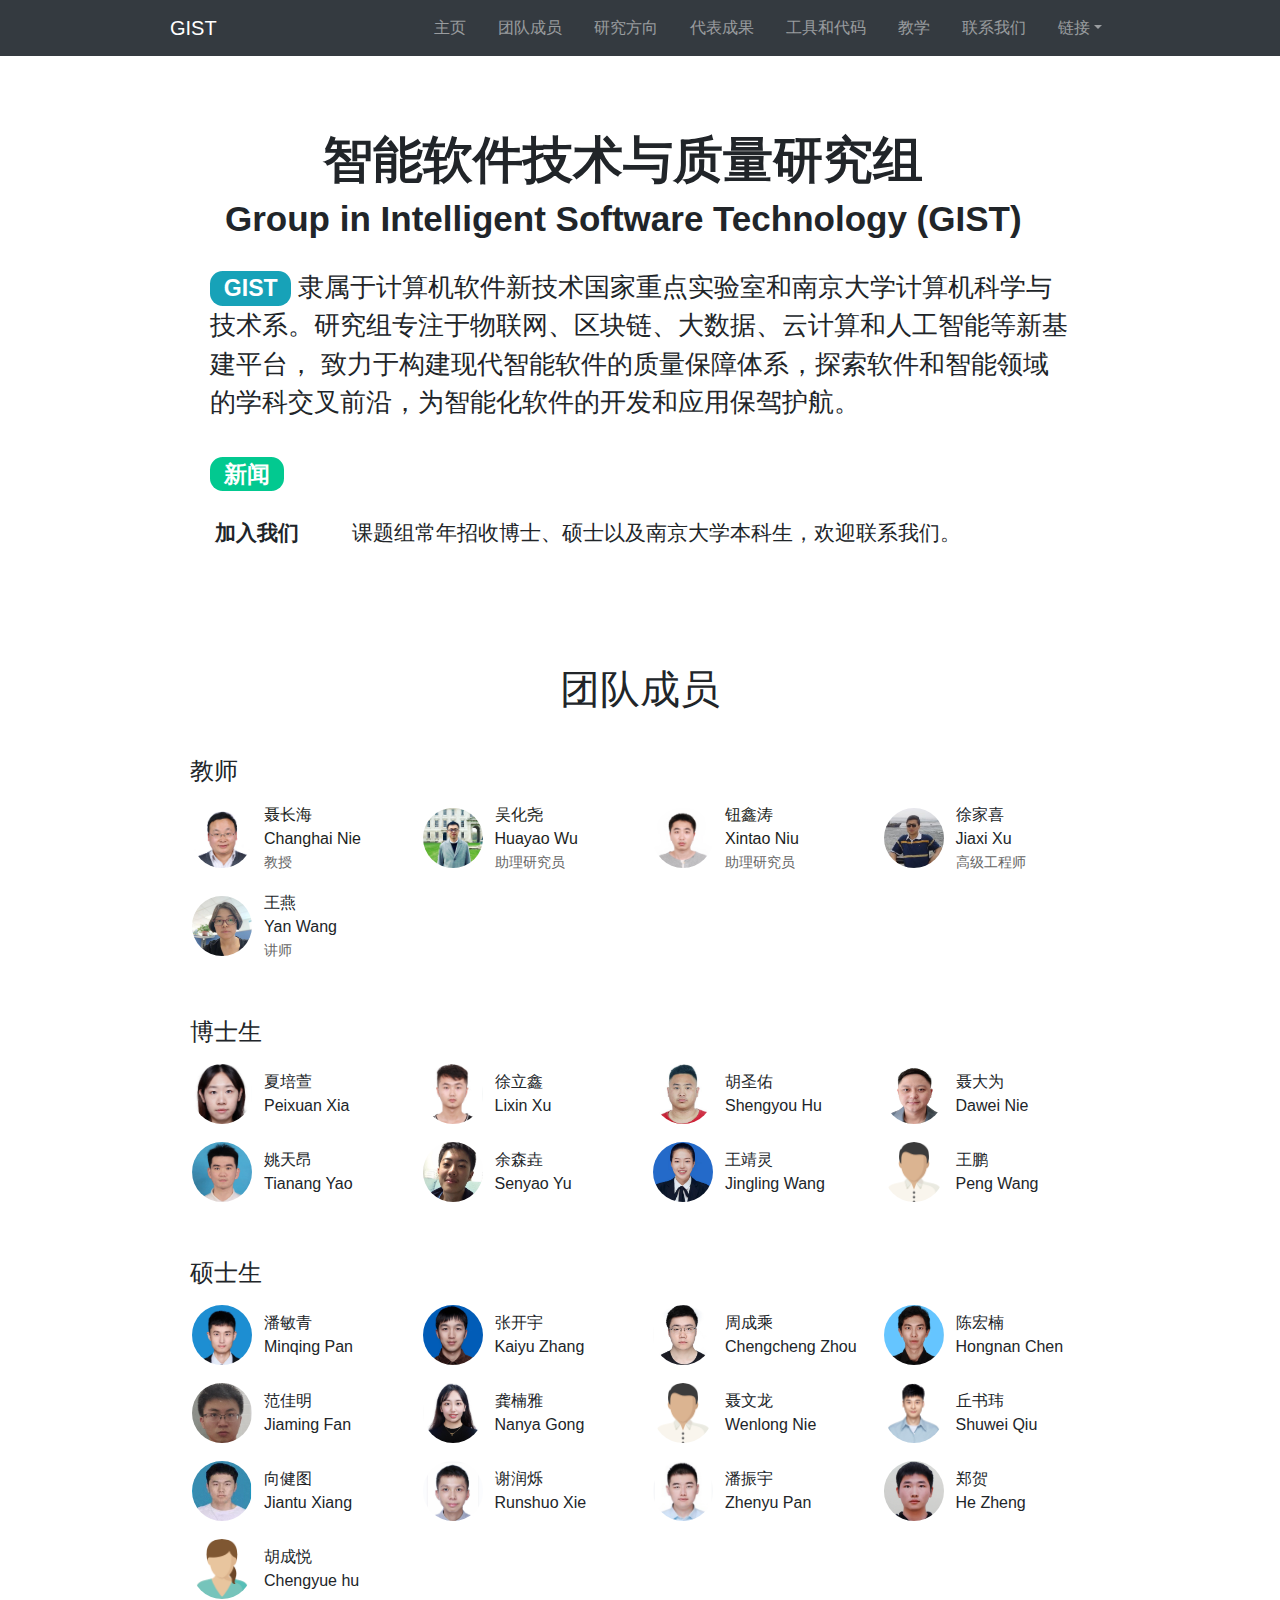
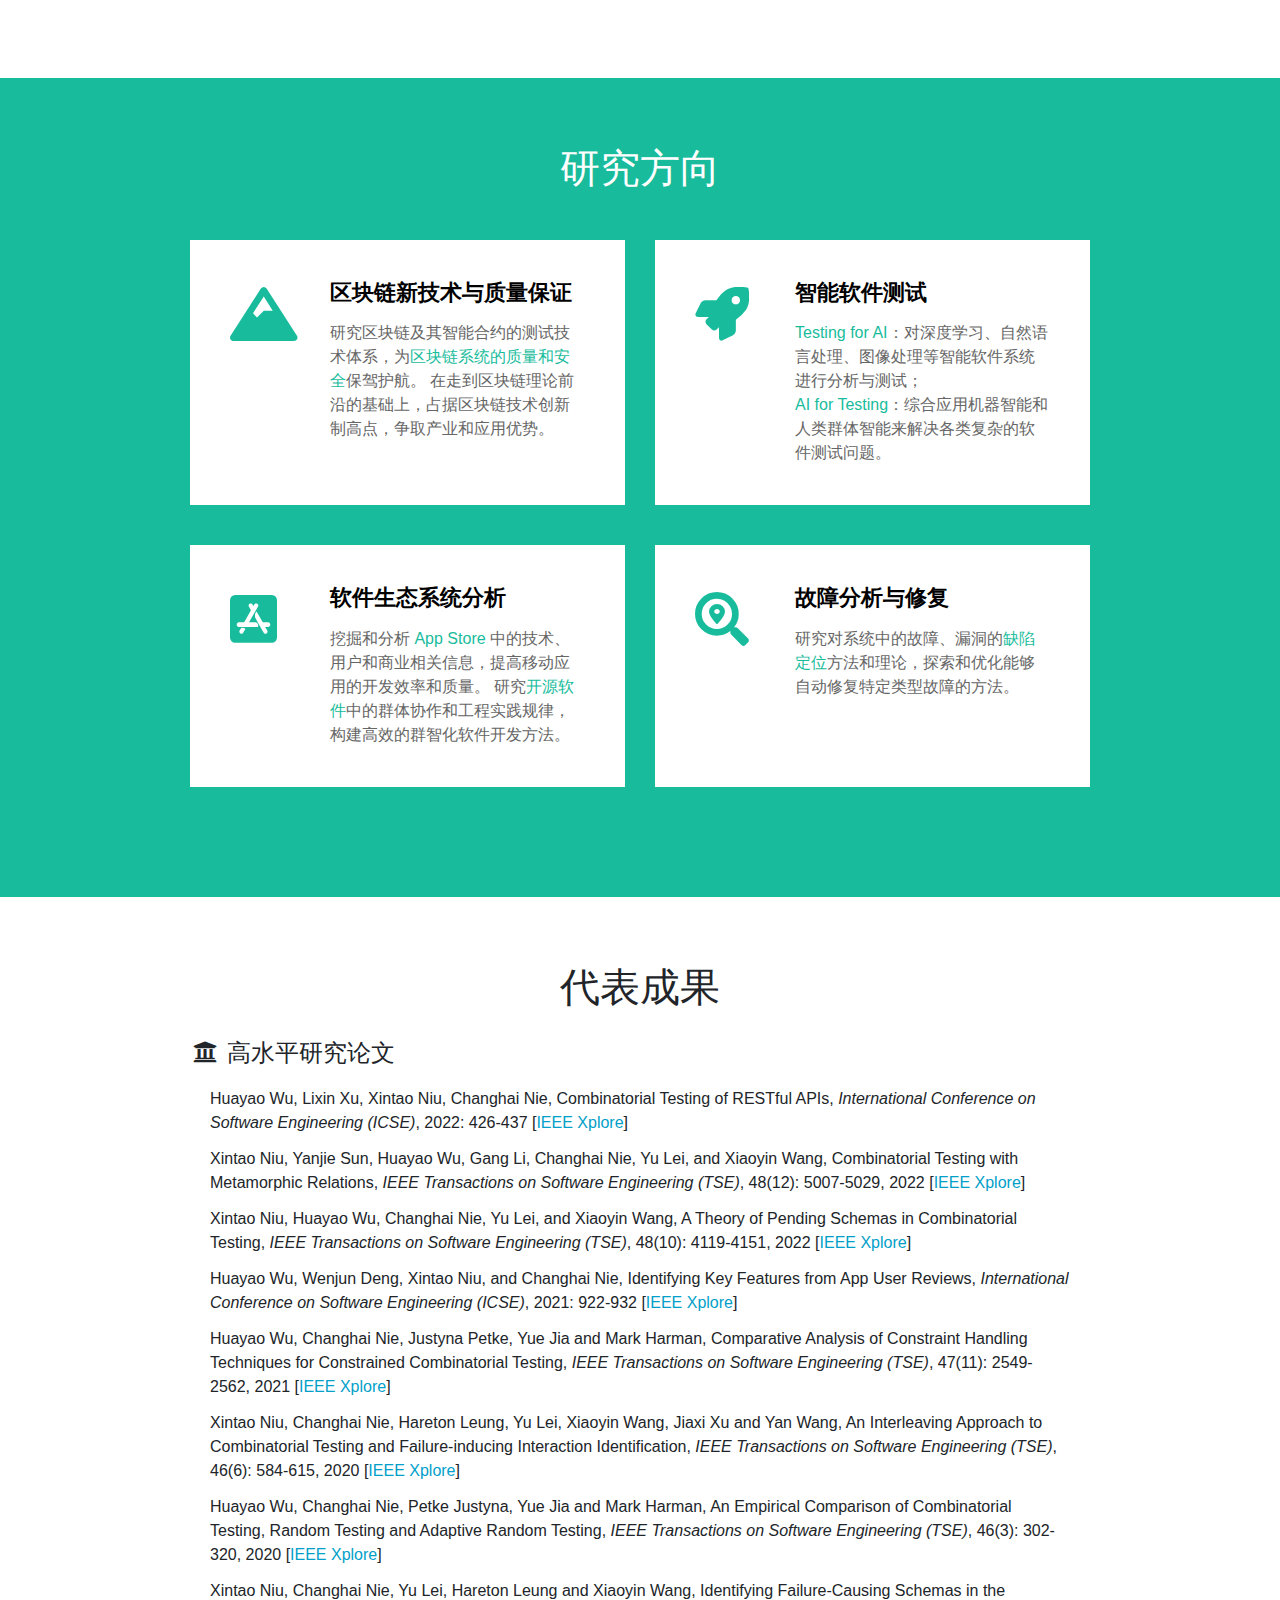
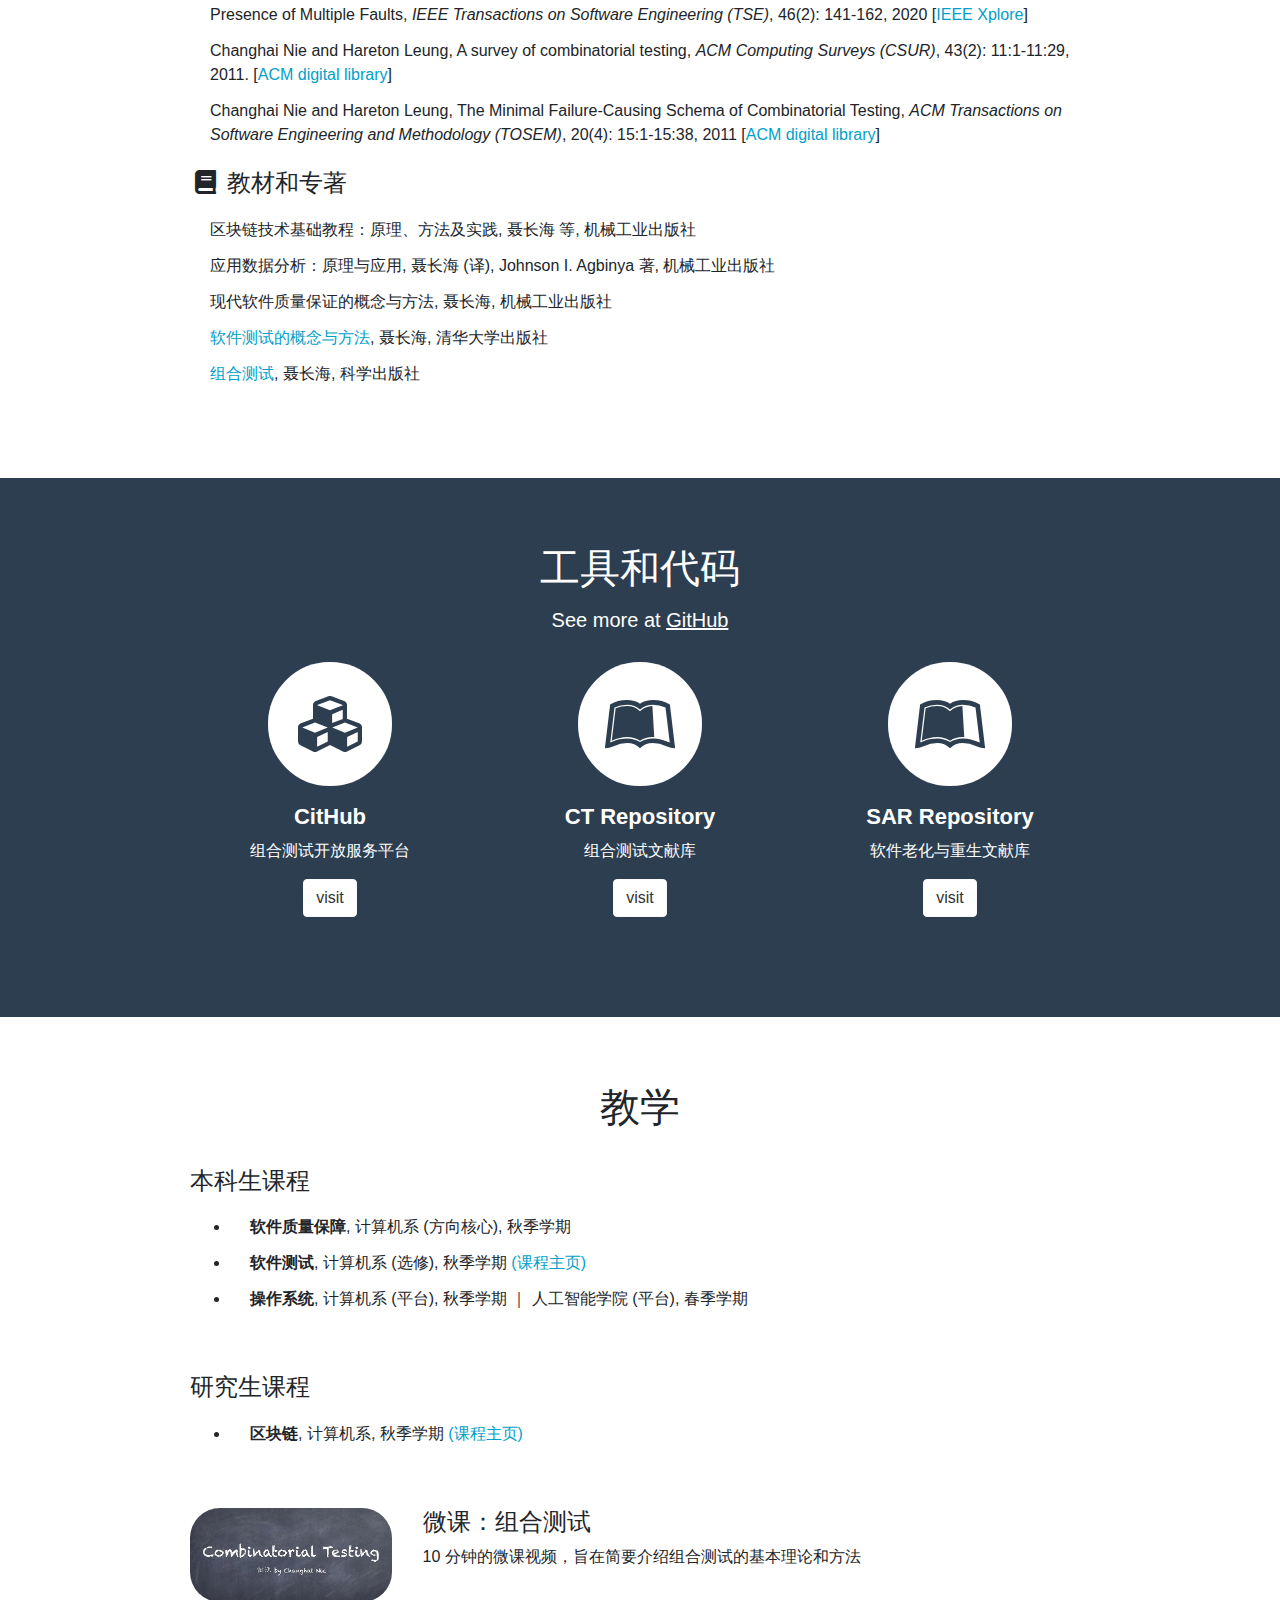
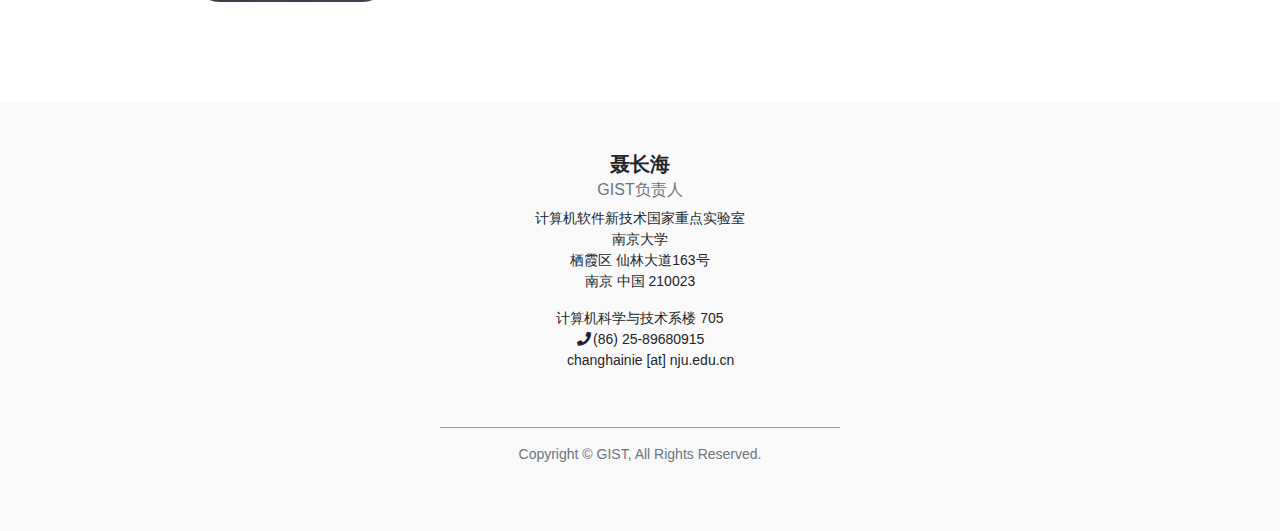
<file: index.html>
<!DOCTYPE html>
<html lang="en">

<head>
  <meta charset="utf-8">
  <meta http-equiv="X-UA-Compatible" content="IE=edge">
  <meta name="viewport" content="width=device-width, initial-scale=1">
  <meta name="description" content="Group in Intelligent Software Technology">
  <meta name="author" content="GIST">

  <title>GIST</title>
  <link rel="shortcut icon" href="image/favicon.ico" type="image/x-icon">
  <link rel="icon" href="image/favicon.ico" type="image/x-icon">
  <link href="bootstrap-4.1.3/css/bootstrap.min.css" rel="stylesheet">
  <link href="bootstrap-4.1.3/index-style.css" rel="stylesheet">
  <link href="font-awesome-5.8.2/fontawesome.min.css" rel="stylesheet">

  <!-- HTML5 Shim and Respond.js IE8 support of HTML5 elements and media queries -->
  <!-- WARNING: Respond.js doesn't work if you view the page via file:// -->
  <!--[if lt IE 9]>
  <script src="https://oss.maxcdn.com/libs/html5shiv/3.7.0/html5shiv.js"></script>
  <script src="https://oss.maxcdn.com/libs/respond.js/1.4.2/respond.min.js"></script>
  <![endif]-->
</head>

<body>
  <!-- Navigation --> 
  <nav class="navbar navbar-expand-md navbar-dark bg-dark fixed-top">
    <div class="container">
      <a class="navbar-brand" href="https://gist.nju.edu.cn">GIST</a>
      <button class="navbar-toggler" type="button" data-toggle="collapse" data-target="#navbar" aria-controls="navbar" aria-expanded="false" aria-label="Toggle navigation">
        <span class="navbar-toggler-icon"></span>
      </button>
      <div class="collapse navbar-collapse" id="navbar">
        <ul class="navbar-nav ml-auto">
          <li class="nav-item pr-3"><a class="nav-link" href="#top">主页</a></li>
          <li class="nav-item pr-3"><a class="nav-link" href="#people">团队成员</a></li>
          <li class="nav-item pr-3"><a class="nav-link" href="#research">研究方向</a></li>
          <li class="nav-item pr-3"><a class="nav-link" href="#publication">代表成果</a></li>
          <li class="nav-item pr-3"><a class="nav-link" href="#project">工具和代码</a></li>
          <li class="nav-item pr-3"><a class="nav-link" href="#course">教学</a></li>
          <li class="nav-item pr-3"><a class="nav-link" href="#contact">联系我们</a></li>
          <li class="nav-item dropdown pr-0">
            <a class="nav-link dropdown-toggle" href="#" id="navbarDropdown" role="button" data-toggle="dropdown" aria-haspopup="true" aria-expanded="false">链接</a>
            <div class="dropdown-menu" aria-labelledby="navbarDropdown">
              <!--a class="dropdown-item" href="/pages/meeting.html">Group Meeting</a>
              <hr-->
              <a class="dropdown-item" href="/iwct2021">IWCT 2021</a>
              <a class="dropdown-item" href="/iwct2020">IWCT 2020</a>
              <a class="dropdown-item" href="/csbse15">CSBSE 2015</a>
            </div>
          </li>
        </ul>
      </div>
    </div>
  </nav>

  <!-- Header -->
  <header id="top" class="my-header">
    <div class="container">
      <div class="row">
        
        <div class="col-12">
          <div class="my-lead">

            <div class="col-12 my-header-title" style="margin-left: 0pxs;">
              <h1  style="font-size: 50px;">智能软件技术与质量研究组</h1>
              <h1  style="font-size: 35px;">Group in Intelligent Software Technology (GIST)
              </h1>
            </div>

            <p class="my-lead-text"><span class="badge badge-pill badge-info badge-expend">GIST</span>
            	隶属于计算机软件新技术国家重点实验室和南京大学计算机科学与技术系。研究组专注于物联网、区块链、大数据、云计算和人工智能等新基建平台，
            	致力于构建现代智能软件的质量保障体系，探索软件和智能领域的学科交叉前沿，为智能化软件的开发和应用保驾护航。
            </p>
            <!--p class="my-lead-text pt-2">
              We have made much work for combinatorial testing, including
              research <a href="#publication">papers</a>, a <a href="#project">repository</a> of
              the literature, an open marketplace of <a href="#project">testing tools</a>,
              a <a href="#publication">book</a> in Chinese, 
              and a micro-teaching <a href="#course">video</a>.</p-->
          </div>
        </div>

        
        <div class="col-12 pt-3">
          <div class="my-lead">
            <p class="pb-1 my-lead-event-title">
              <span class="badge badge-pill badge-success badge-expend">新闻</span>
            </p>
            <table class="table table-sm table-borderless news">
              <tbody>
              <tr>
                  <th style="width: 16%">加入我们</th>
                  <td style="width: 84%">课题组常年招收博士、硕士以及南京大学本科生，欢迎联系我们。</td>
                </tr>
                <!--tr>
                  <th style="width: 16%">Jan, 2020</th>
                  <td style="width: 84%">Prof.聂就区块链技术及其应用做了三场讲座。</td>
                </tr>
                <tr>
                  <th style="width: 16%"></th>
                  <td style="width: 84%">
                    <a href="https://mp.weixin.qq.com/s/_eC6wN6Y3kxcFxJxW0PiLg">近思堂</a> &nbsp;/&nbsp; 
                    <a href="https://mp.weixin.qq.com/s/IFfnRdo-zQEawNKe1bkFig">连云港市青年科技工作者学术年会</a> &nbsp;/&nbsp; 
                    <a href="https://www.meipian4.cn/2manix0h?first_share_uid=3524649&share_depth=3&share_source=groupmessage&share_user_mpuuid=625238b24dced209f9bf350b03acd806&sharer_id=ojq1tt5brvn1NF0QAJWlbmYLg1-Q&user_id=ohbsluNWvDZNr-vD05POpO9YpDGY">南京大学河南校友会</a>
                  </td>
                </tr-->
              </tbody>
            </table>
          </div>
        </div>
        
      </div>
    </div>
  </header>


  <!-- People -->
  <section id="people" class="white">
    <div class="container">
      <h1 class="section-title pt-3">团队成员</h1>
      <div class="section-content">
        <!-- Faculty -->
        <h4 class="pt-3">教师</h4>
        <div class="row pl-2">
          <div class="p-2 col-sm-6 col-md-4 col-lg-3">
            <table><tr>
              <td><a href="/changhai/public_html"><img class="card-img-top people-avatar" src="picture/changhai.jpg"></a></td>
              <td>
                <div class="people-name"><a href="/changhai/public_html">聂长海<br>Changhai Nie</a></div>
                <div class="people-position">教授</div></td></tr>
            </table>
          </div>

          <div class="p-2 col-sm-6 col-md-4 col-lg-3">
            <table><tr>
              <td><a href="https://huayaow.github.io"><img class="card-img-top people-avatar" src="picture/huayao.jpg"></a></td>
              <td><div class="people-name"><a href="https://huayaow.github.io">吴化尧<br>Huayao Wu</a></div>
                <div class="people-position">助理研究员</div></td></tr>
            </table>
          </div>

          <div class="p-2 col-sm-6 col-md-4 col-lg-3">
            <table><tr>
              <td><a href="https://niuxintao.github.io"><img class="card-img-top people-avatar" src="picture/niu.jpeg"></a></td>
              <td><div class="people-name"><a href="https://niuxintao.github.io">钮鑫涛<br>Xintao Niu</a></div>
                <div class="people-position">助理研究员</div></td></tr>
            </table>
          </div>

          <div class="p-2 col-sm-6 col-md-4 col-lg-3">
            <table><tr>
              <td><img class="card-img-top people-avatar" src="picture/jiaxi.jpg"></td>
              <td><div class="people-name">徐家喜<br>Jiaxi Xu</div>
                <div class="people-position">高级工程师</div></td></tr>
            </table>
          </div>

          <div class="p-2 col-sm-6 col-md-4 col-lg-3">
            <table><tr>
              <td><img class="card-img-top people-avatar" src="picture/wangyan.jpg"></td>
              <td><div class="people-name">王燕<br>Yan Wang</div>
                <div class="people-position">讲师</div></td></tr>
            </table>
          </div>
        </div>

        <!-- PhD -->
        <h4 class="pt-5">博士生</h4>
        <div class="row pl-2">
        	<div class="p-2 col-sm-6 col-md-4 col-lg-3">
            <table><tr>
              <td><img class="card-img-top people-avatar" src="picture/xiapeixuan.jpg"></td>
              <td><div class="people-name">夏培萱<br>Peixuan Xia</div></td></tr>
            </table>
          </div>

          <div class="p-2 col-sm-6 col-md-4 col-lg-3">
            <table><tr>
              <td><img class="card-img-top people-avatar" src="picture/xulixin.png"></td>
              <td><div class="people-name">徐立鑫<br>Lixin Xu</div></td></tr>
            </table>
          </div>

          <div class="p-2 col-sm-6 col-md-4 col-lg-3">
            <table><tr>
              <td><img class="card-img-top people-avatar" src="picture/hushengyou.jpg"></td>
              <td><div class="people-name">胡圣佑<br>Shengyou Hu</div></td></tr>
            </table>
          </div>
          <div class="p-2 col-sm-6 col-md-4 col-lg-3">
            <table><tr>
              <td><img class="card-img-top people-avatar" src="picture/niedawei.JPG"></td>
              <td><div class="people-name">聂大为<br>Dawei Nie</div></td></tr>
            </table>
          </div>
          <div class="p-2 col-sm-6 col-md-4 col-lg-3">
            <table><tr>
              <td><img class="card-img-top people-avatar" src="picture/yaotianang.jpg"></td>
              <td><div class="people-name">姚天昂<br>Tianang Yao</div></td></tr>
            </table>
          </div>
          <div class="p-2 col-sm-6 col-md-4 col-lg-3">
            <table><tr>
              <td><img class="card-img-top people-avatar" src="picture/yusenyao.JPG"></td>
              <td><div class="people-name">余森垚<br>Senyao Yu</div></td></tr>
            </table>
          </div>
          <div class="p-2 col-sm-6 col-md-4 col-lg-3">
            <table><tr>
              <td><img class="card-img-top people-avatar" src="picture/wangjingling.png"></td>
              <td><div class="people-name">王靖灵<br>Jingling Wang</div></td></tr>
            </table>
          </div>

          <div class="p-2 col-sm-6 col-md-4 col-lg-3">
            <table><tr>
              <td><img class="card-img-top people-avatar" src="picture/boy.png"></td>
              <td><div class="people-name">王鹏<br>Peng Wang</div></td></tr>
            </table>
          </div>

          

          
        </div>

        <!-- Master -->
        <h4 class="pt-5">硕士生</h4>
        <div class="row pl-2">
        
          <div class="p-2 col-sm-6 col-md-4 col-lg-3">
            <table><tr>
              <td><img class="card-img-top people-avatar" src="picture/panminqing.jpg"></td>
              <td><div class="people-name">潘敏青<br>Minqing Pan</div></td></tr>
            </table>
          </div>



          <div class="p-2 col-sm-6 col-md-4 col-lg-3">
            <table><tr>
              <td><img class="card-img-top people-avatar" src="picture/zhangkaiyu.jpg"></td>
              <td><div class="people-name">张开宇<br>Kaiyu Zhang</div></td></tr>
            </table>
          </div>

          

          <div class="p-2 col-sm-6 col-md-4 col-lg-3">
            <table><tr>
              <td><img class="card-img-top people-avatar" src="picture/zhouchenchen.png"></td>
              <td><div class="people-name">周成乘<br>Chengcheng Zhou</div></td></tr>
            </table>
          </div>

          <div class="p-2 col-sm-6 col-md-4 col-lg-3">
            <table><tr>
              <td><img class="card-img-top people-avatar" src="picture/chenhongnan.jpg"></td>
              <td><div class="people-name">陈宏楠<br>Hongnan Chen</div></td></tr>
            </table>
          </div>

          <div class="p-2 col-sm-6 col-md-4 col-lg-3">
            <table><tr>
              <td><img class="card-img-top people-avatar" src="picture/fanjiaming.jpg"></td>
              <td><div class="people-name">范佳明<br>Jiaming Fan</div></td></tr>
            </table>
          </div>

          <div class="p-2 col-sm-6 col-md-4 col-lg-3">
            <table><tr>
              <td><img class="card-img-top people-avatar" src="picture/gongnanya.JPG"></td>
              <td><div class="people-name">龚楠雅<br>Nanya Gong</div></td></tr>
            </table>
          </div>

          <div class="p-2 col-sm-6 col-md-4 col-lg-3">
            <table><tr>
              <td><img class="card-img-top people-avatar" src="picture/boy.png"></td>
              <td><div class="people-name">聂文龙<br>Wenlong Nie</div></td></tr>
            </table>
          </div>

          <div class="p-2 col-sm-6 col-md-4 col-lg-3">
            <table><tr>
              <td><img class="card-img-top people-avatar" src="picture/qiushuwei.jpg"></td>
              <td><div class="people-name">丘书玮<br>Shuwei Qiu</div></td></tr>
            </table>
          </div>

          <div class="p-2 col-sm-6 col-md-4 col-lg-3">
            <table><tr>
              <td><img class="card-img-top people-avatar" src="picture/xiangjiantu.png"></td>
              <td><div class="people-name">向健图<br>Jiantu Xiang</div></td></tr>
            </table>
          </div>
          <div class="p-2 col-sm-6 col-md-4 col-lg-3">
            <table><tr>
              <td><img class="card-img-top people-avatar" src="picture/xieruishuo.jpg"></td>
              <td><div class="people-name">谢润烁<br>Runshuo Xie</div></td></tr>
            </table>
          </div>
          <div class="p-2 col-sm-6 col-md-4 col-lg-3">
            <table><tr>
              <td><img class="card-img-top people-avatar" src="picture/panzhenyu.jpg"></td>
              <td><div class="people-name">潘振宇<br>Zhenyu Pan</div></td></tr>
            </table>
          </div>
          <div class="p-2 col-sm-6 col-md-4 col-lg-3">
            <table><tr>
              <td><img class="card-img-top people-avatar" src="picture/zhenghe.jpg"></td>
              <td><div class="people-name">郑贺<br>He Zheng</div></td></tr>
            </table>
          </div>
          <div class="p-2 col-sm-6 col-md-4 col-lg-3">
            <table><tr>
              <td><img class="card-img-top people-avatar" src="picture/girl.png"></td>
              <td><div class="people-name">胡成悦<br>Chengyue hu</div></td></tr>
            </table>
          </div>


      

        

        </div>

        <!-- Graduated -->
        <!--h4 class="pt-5 pb-2">以往研究生</h4>
        <div class="row pl-2">
          <div class="col-sm-2"><h6>滕云&nbsp;&nbsp;<small>2022</small></h6></div>
          <div class="col-sm-2"><h6>孙颜洁&nbsp;&nbsp;<small>2022</small></h6></div>
          <div class="col-sm-2"><h6>张思熠&nbsp;&nbsp;<small>2022</small></h6></div>
          <div class="col-sm-2"><h6>李刚&nbsp;&nbsp;<small>2021</small></h6></div>
          <div class="col-sm-2"><h6>邓文俊&nbsp;&nbsp;<small>2021</small></h6></div>
          <div class="col-sm-2"><h6>王乐进&nbsp;&nbsp;<small>2021</small></h6></div>
          <div class="col-sm-2"><h6>陆超逸&nbsp;&nbsp;<small>2021</small></h6></div>
        	<div class="col-sm-2"><h6>张文茜&nbsp;&nbsp;<small>2017</small></h6></div>
        	<div class="col-sm-2"><h6>尹震&nbsp;&nbsp;<small>2017</small></h6></div>
        	<div class="col-sm-2"><h6>鲁耀远&nbsp;&nbsp;<small>2017</small></h6></div>
        	<div class="col-sm-2"><h6>张志男&nbsp;&nbsp;<small>2017</small></h6></div>
        	<div class="col-sm-2"><h6>周锦春&nbsp;&nbsp;<small>2016</small></h6></div>
        	<div class="col-sm-2"><h6><a href="/people/mahua/">马骅</a>&nbsp;&nbsp;<small>2015</small></h6></div>
        	<div class="col-sm-2"><h6>程浩洋&nbsp;&nbsp;<small>2015</small></h6></div>
        	<div class="col-sm-2"><h6>周航&nbsp;&nbsp;<small>2015</small></h6></div>
        	<div class="col-sm-2"><h6><a href="/people/mengfan/">曾梦凡</a>&nbsp;&nbsp;<small>2014</small></h6></div>
        	<div class="col-sm-2"><h6>陈思洋&nbsp;&nbsp;<small>2013</small></h6></div>
        	<div class="col-sm-2"><h6>李杰&nbsp;&nbsp;<small>2010</small></h6></div>
        	<div class="col-sm-2"><h6>梁亚澜&nbsp;&nbsp;<small>2010</small></h6></div>
        	<div class="col-sm-2"><h6>蒋静&nbsp;&nbsp;<small>2008</small></h6></div>
        </div-->

      </div>
    </div>
  </section>


  <!-- Research -->
  <section id="research" class="green">
    <div class="container">
      <h1 class="section-title pt-3 pb-1">研究方向</h1>
      <div class="section-content">

        <div class="row pt-3">
          <div class="col-md-6 col-sm-12">
            <div class="box">
              <div class="icon"><i class="fas fa-mountain"></i></div>
              <h4 class="title">区块链新技术与质量保证</h4>
              <p class="description">
                研究区块链及其智能合约的测试技术体系，为<span class="text-bf">区块链系统的质量和安全</span>保驾护航。
                在走到区块链理论前沿的基础上，占据区块链技术创新制高点，争取产业和应用优势。
                <br>
                <br>
              </p>
            </div>
          </div>

          <div class="col-md-6 col-sm-12">
            <div class="box">
              <div class="icon"><i class="fas fa-rocket"></i></div>
              <h4 class="title">智能软件测试</h4>
              <p class="description"> 
                <span class="text-bf">Testing for AI</span>：对深度学习、自然语言处理、图像处理等智能软件系统进行分析与测试；<br>
                <span class="text-bf">AI for Testing</span>：综合应用机器智能和人类群体智能来解决各类复杂的软件测试问题。
                </p>
            </div>
          </div>
        </div>

        <div class="row">
          <div class="col-md-6 col-sm-12">
            <div class="box wow">
              <div class="icon"><i class="fab fa-app-store-ios"></i></div>
              <h4 class="title">软件生态系统分析</h4>
              <p class="description">
                挖掘和分析<span class="text-bf"> App Store </span>中的技术、用户和商业相关信息，提高移动应用的开发效率和质量。
                研究<span class="text-bf">开源软件</span>中的群体协作和工程实践规律，构建高效的群智化软件开发方法。
            </div>
          </div>

          <div class="col-md-6 col-sm-12">
            <div class="box wow">
              <div class="icon"><i class="fas fa-search-location"></i></div>
              <h4 class="title">故障分析与修复</h4>
              <p class="description">
                研究对系统中的故障、漏洞的<span class="text-bf">缺陷定位</span>方法和理论，探索和优化能够自动修复特定类型故障的方法。
                <br>
                <br>
                <br>
              </p>
            </div>
          </div>
        </div>

        <!--
        <dl class="row pl-2 pl-sm-0">
          <dt class="col-sm-4 col-md-3 col-lg-2">2013 - 2016</dt>
          <dd class="col-sm-8 col-md-9 col-lg-10">Search Based Software Testing (No. 61272079)</dd>
          <dt class="col-sm-4 col-md-3 col-lg-2">2008 - 2010</dt>
          <dd class="col-sm-8 col-md-9 col-lg-10">Combinatorial Testing (No. 60773104)</dd>
          <dt class="col-sm-4 col-md-3 col-lg-2">2005 - 2007</dt>
          <dd class="col-sm-8 col-md-9 col-lg-10">Test Suite Reduction and Prioritization (No. 60403016)</dd>
        </dl>
        -->
      </div>
    </div>
  </section>

  <!-- Publication -->
  <section id="publication" class="white">
    <div class="container">
      <h1 class="section-title pt-3">代表成果</h1>
      <div class="section-content">
          <h4><i class="fa fa-university fa-fw"></i> 高水平研究论文</h4>
          <ul class="list-unstyled list-publication">
            <li>Huayao Wu, Lixin Xu, Xintao Niu, Changhai Nie,
              Combinatorial Testing of RESTful APIs,
              <em>International Conference on Software Engineering (ICSE)</em>, 2022: 426-437
              [<a target="_blank" href="https://ieeexplore.ieee.org/document/9794061">IEEE Xplore</a>]
            </li>

            <li>Xintao Niu, Yanjie Sun, Huayao Wu, Gang Li, Changhai Nie, Yu Lei, and Xiaoyin Wang,
              Combinatorial Testing with Metamorphic Relations,
              <em>IEEE Transactions on Software Engineering (TSE)</em>, 48(12): 5007-5029, 2022
              [<a target="_blank" href="https://ieeexplore.ieee.org/abstract/document/9629275">IEEE Xplore</a>]
            </li>

            <li>Xintao Niu, Huayao Wu, Changhai Nie, Yu Lei, and Xiaoyin Wang,
             A Theory of Pending Schemas in Combinatorial Testing,
              <em>IEEE Transactions on Software Engineering (TSE)</em>, 48(10): 4119-4151, 2022
              [<a target="_blank" href="https://ieeexplore.ieee.org/abstract/document/9543605">IEEE Xplore</a>]
            </li>

            <li>Huayao Wu, Wenjun Deng, Xintao Niu, and Changhai Nie,
              Identifying Key Features from App User Reviews,
               <em>International Conference on Software Engineering (ICSE)</em>, 2021: 922-932 
               [<a target="_blank" href="https://ieeexplore.ieee.org/abstract/document/9402119">IEEE Xplore</a>]
             </li>

             <li>Huayao Wu, Changhai Nie, Justyna Petke, Yue Jia and Mark Harman,
              Comparative Analysis of Constraint Handling Techniques for Constrained Combinatorial Testing,
               <em>IEEE Transactions on Software Engineering (TSE)</em>, 47(11): 2549-2562, 2021
               [<a target="_blank" href="https://ieeexplore.ieee.org/abstract/document/8913600">IEEE Xplore</a>]
             </li>

            	<li>Xintao Niu, Changhai Nie, Hareton Leung, Yu Lei, Xiaoyin Wang, Jiaxi Xu and Yan Wang, 
	              An Interleaving Approach to Combinatorial Testing and Failure-inducing Interaction Identification, 
	              <em>IEEE Transactions on Software Engineering (TSE)</em>, 46(6): 584-615, 2020
	              [<a href="https://ieeexplore.ieee.org/document/8438906/">IEEE Xplore</a>]
	          	</li>

	            <li>Huayao Wu, Changhai Nie, Petke Justyna, Yue Jia and Mark Harman,
	              An Empirical Comparison of Combinatorial Testing, Random Testing and Adaptive Random Testing,
	              <em>IEEE Transactions on Software Engineering (TSE)</em>, 46(3): 302-320, 2020
	              [<a target="_blank" href="https://ieeexplore.ieee.org/document/8405609/">IEEE Xplore</a>]
	            </li>

	            <li>Xintao Niu, Changhai Nie, Yu Lei, Hareton Leung and Xiaoyin Wang,
	              Identifying Failure-Causing Schemas in the Presence of Multiple Faults,
	              <em>IEEE Transactions on Software Engineering (TSE)</em>, 46(2): 141-162, 2020
	              [<a target="_blank" href="https://ieeexplore.ieee.org/abstract/document/8372636">IEEE Xplore</a>]
	            </li>

	            <li>Changhai Nie and Hareton Leung,
	              A survey of combinatorial testing,
	              <em>ACM Computing Surveys (CSUR)</em>, 43(2): 11:1-11:29, 2011.
	              [<a target="_blank" href="http://dx.doi.org/10.1145/1883612.1883618">ACM digital library</a>]
	            </li>

	            <li>Changhai Nie and Hareton Leung,
	              The Minimal Failure-Causing Schema of Combinatorial Testing,
	              <em>ACM Transactions on Software Engineering and Methodology (TOSEM)</em>, 20(4): 15:1-15:38, 2011
	              [<a target="_blank" href="http://dx.doi.org/10.1145/2000799.2000801">ACM digital library</a>]
	            </li>
          </ul>

          <h4><i class="fa fa-book fa-fw"></i> 教材和专著</h4>
          <ul class="list-unstyled list-publication">
            <li>区块链技术基础教程：原理、方法及实践, 聂长海 等, 机械工业出版社</li>
          	<li>应用数据分析：原理与应用, 聂长海 (译), Johnson I. Agbinya 著, 机械工业出版社</li>
          	<li>现代软件质量保证的概念与方法, 聂长海, 机械工业出版社</li>
            <li><a href="" data-toggle="modal" data-target="#book1">
              软件测试的概念与方法</a>, 聂长海, 清华大学出版社</li>
            <li><a href="" data-toggle="modal" data-target="#book2">
              组合测试</a>, 聂长海, 科学出版社</li>
          </ul>
      </div>
    </div>
  </section>


  <!-- Project -->
  <section id="project" class="blue">
    <div class="container">
      <h1 class="section-title pt-3 pb-2">工具和代码</h1>
      <h5 class="text-center">See more at <a href="https://github.com/GIST-NJU">GitHub</a></h5>

      <div class="row section-content">

        <div class="col-md-4 col-sm-12">
          <div class="project-item">
            <span class="fa-stack fa-4x">
                <i class="fas fa-circle fa-stack-2x"></i>
                <i class="fas fa-cubes fa-stack-1x text-blue"></i>
            </span>
            <h4 class="pt-3"><strong>CitHub</strong></h4>
            <p>组合测试开放服务平台</p>
            <a href="./cithub" class="btn btn-light">visit</a>
          </div>
        </div>

        <div class="col-md-4 col-sm-12">
          <div class="project-item">
            <span class="fa-stack fa-4x">
                <i class="fa fa-circle fa-stack-2x"></i>
                <i class="fab fa-leanpub fa-stack-1x text-blue"></i>
            </span>
            <h4 class="pt-3"><strong>CT Repository</strong></h4>
            <p>组合测试文献库</p>
            <a href="https://gist.nju.edu.cn/ct_repository/" class="btn btn-light">visit</a>
          </div>
        </div>
 
        <div class="col-md-4 col-sm-12">
          <div class="project-item">
            <span class="fa-stack fa-4x">
                <i class="fa fa-circle fa-stack-2x"></i>
                <i class="fab fa-leanpub fa-stack-1x text-blue"></i>
            </span>
            <h4 class="pt-3"><strong>SAR Repository</strong></h4>
            <p>软件老化与重生文献库</p>
            <a href="https://gist.nju.edu.cn/sar_repository" class="btn btn-light">visit</a>
          </div>
        </div>

      </div>
    </div>
  </section>


  <!-- Course -->
  <section id="course" class="white">
    <div class="container">
      <h1 class="section-title pt-3 pb-2">教学</h1>

      <div class="section-content">
      	<h4>本科生课程</h4>
          <ul class="list-publication">
          	<li><strong>软件质量保障</strong>, 计算机系 (方向核心), 秋季学期</li>
          	<li><strong>软件测试</strong>, 计算机系 (选修), 秋季学期 <a href="https://gist.nju.edu.cn/course/testing/">(课程主页)</a></li>
          	<li><strong>操作系统</strong>, 计算机系 (平台), 秋季学期 ｜ 人工智能学院 (平台), 春季学期</li>
          </ul>
      </div>
      <div class="section-content">
      	<h4>研究生课程</h4>
          <ul class="list-publication">
          	<li><strong>区块链</strong>, 计算机系, 秋季学期 <a href="https://gist.nju.edu.cn/BlockChain">(课程主页)</a></li>
          </ul>
      </div>

      <div class="row section-content">
        <div class="col-sm-4 col-md-3">
          <div class="portfolio-item">
            <a href="http://weike.enetedu.com/play.asp?vodid=179973&e=3">
              <img class="img-portfolio img-fluid" src="image/weike.jpg">
            </a>
          </div>
        </div>
        <div class="col-sm-8 col-md-9">
          <h4>微课：组合测试</h4>
          <p>10 分钟的微课视频，旨在简要介绍组合测试的基本理论和方法</p>
        </div>
      </div>

      

        
      </div>
    </div>
  </section>

  <!-- Footer -->
  <footer id="contact">
    <div class="container">
      <div class="row">
        <div class="col-12 text-center">
          <h5><strong>聂长海</strong><br>
            <small class="text-muted">GIST负责人</small>
          </h5>
          <p>
            计算机软件新技术国家重点实验室 <br>
            南京大学<br>
            栖霞区 仙林大道163号<br>
            南京  中国  210023<br>
          </p>
          <p>
            计算机科学与技术系楼 705<br>
            <i class="fa fa-phone fa-fw"></i>(86) 25-89680915<br>
            <i class="fa fa-envelope-o fa-fw"></i> changhainie [at] nju.edu.cn<br>
          </p>
          <br>
          <hr class="small">
          <p class="text-muted">Copyright &copy; GIST, All Rights Reserved.</p>
        </div>
      </div>
    </div>
  </footer>

  <!-- Book 1 -->
  <div class="modal fade bd-example-modal-lg" id="book1" tabindex="-1" role="dialog" aria-hidden="true">
    <div class="modal-dialog modal-lg" role="document">
      <div class="modal-content">
        <div class="modal-header">
          <h5 class="modal-title">软件测试的概念与方法 (Software Testing Concepts and Methods)</h5>
          <button type="button" class="close" data-dismiss="modal" aria-label="Close">
            <span aria-hidden="true">&times;</span>
          </button>
        </div>
        <div class="modal-body">
          <div class="row">
            <div class="col-md-4 col-sm-12">
              <img src="./image/b1.jpg" class="img-fluid image-modal">
            </div>
            <div class="col-md-8 col-sm-12">
              <p>本书以软件测试方法的分类为线索，以软件测试的各种方法为内容，
                系统地介绍各种软件测试方法的概念、理论、特点和在工程实践中应用的例子，
                内容力求简洁、清楚。与已有的软件测试教材和相关书籍相比，
                本书的特色是以各种软件测试方法为中心，系统地介绍到目前为止，几乎所有的可以查到或见到的软件测试方法，
                是对目前已经出版的软件测试书籍的一个重要补充。</p>
            </div>
          </div>
        </div>
      </div>
    </div>
  </div>

  <!-- Book 2 -->
  <div class="modal fade bd-example-modal-lg" id="book2" tabindex="-1" role="dialog" aria-hidden="true">
    <div class="modal-dialog modal-lg" role="document">
      <div class="modal-content">
        <div class="modal-header">
          <h5 class="modal-title">组合测试 (Combinatorial Testing)</h5>
          <button type="button" class="close" data-dismiss="modal" aria-label="Close">
            <span aria-hidden="true">&times;</span>
          </button>
        </div>
        <div class="modal-body">
          <div class="row">
            <div class="col-md-4 col-sm-12">
              <img src="./image/b2.jpg" class="img-fluid image-modal">
            </div>
            <div class="col-md-8 col-sm-12">
              <p>组合测试是一种重要的软件测试方法，该方法系统地检测软件系统中各种组合的相互作用，
                例如软件中不同功能、不同输入、不同配置或环境等因素的相互作用可能引发的故障。
                由于其应用场景的广泛性，组合测试越来越受到工业界和学术界的研究和重视。
                本书系统介绍组合测试的概念、特点、应用场景、具体的应用步骤、
                以及应用和发展过程中所面临的各种科学问题和解决方案等。
                通过丰富具体的示范性应用实例介绍各种抽象的概念和过程，力图简洁清楚，通俗易懂，
                对读者专业基础要求尽可能比较低。本书是目前软件测试领域第一本专门系统介绍组合测试方法的中文著作，
                是计算机相关领域的工作人员，特别是计算机软件开发和测试人员、软件测试领域的教学、
                科研以及相关从业人员的重要参考书。</p>
            </div>
          </div>
        </div>
      </div>
    </div>
  </div>


<!-- jQuery -->
<script src="js/jquery.min.1.11.2.js"></script>

<!-- Bootstrap Core JavaScript -->
<script src="bootstrap-4.1.3/js/bootstrap.min.js"></script>

<!-- Custom Theme JavaScript -->
<script>
  // Scrolls to the selected menu item on the page
  $(function () {
    $('a[href*=#]:not([href=#])').click(function () {
      if (location.pathname.replace(/^\//, '') == this.pathname.replace(/^\//, '') || location.hostname == this.hostname) {

        var target = $(this.hash);
        target = target.length ? target : $('[name=' + this.hash.slice(1) + ']');
        if (target.length) {
          $('html,body').animate({
            scrollTop: target.offset().top
          }, 1000);
          return false;
        }
      }
    });
  });
</script>
</body>

</html>
</file>
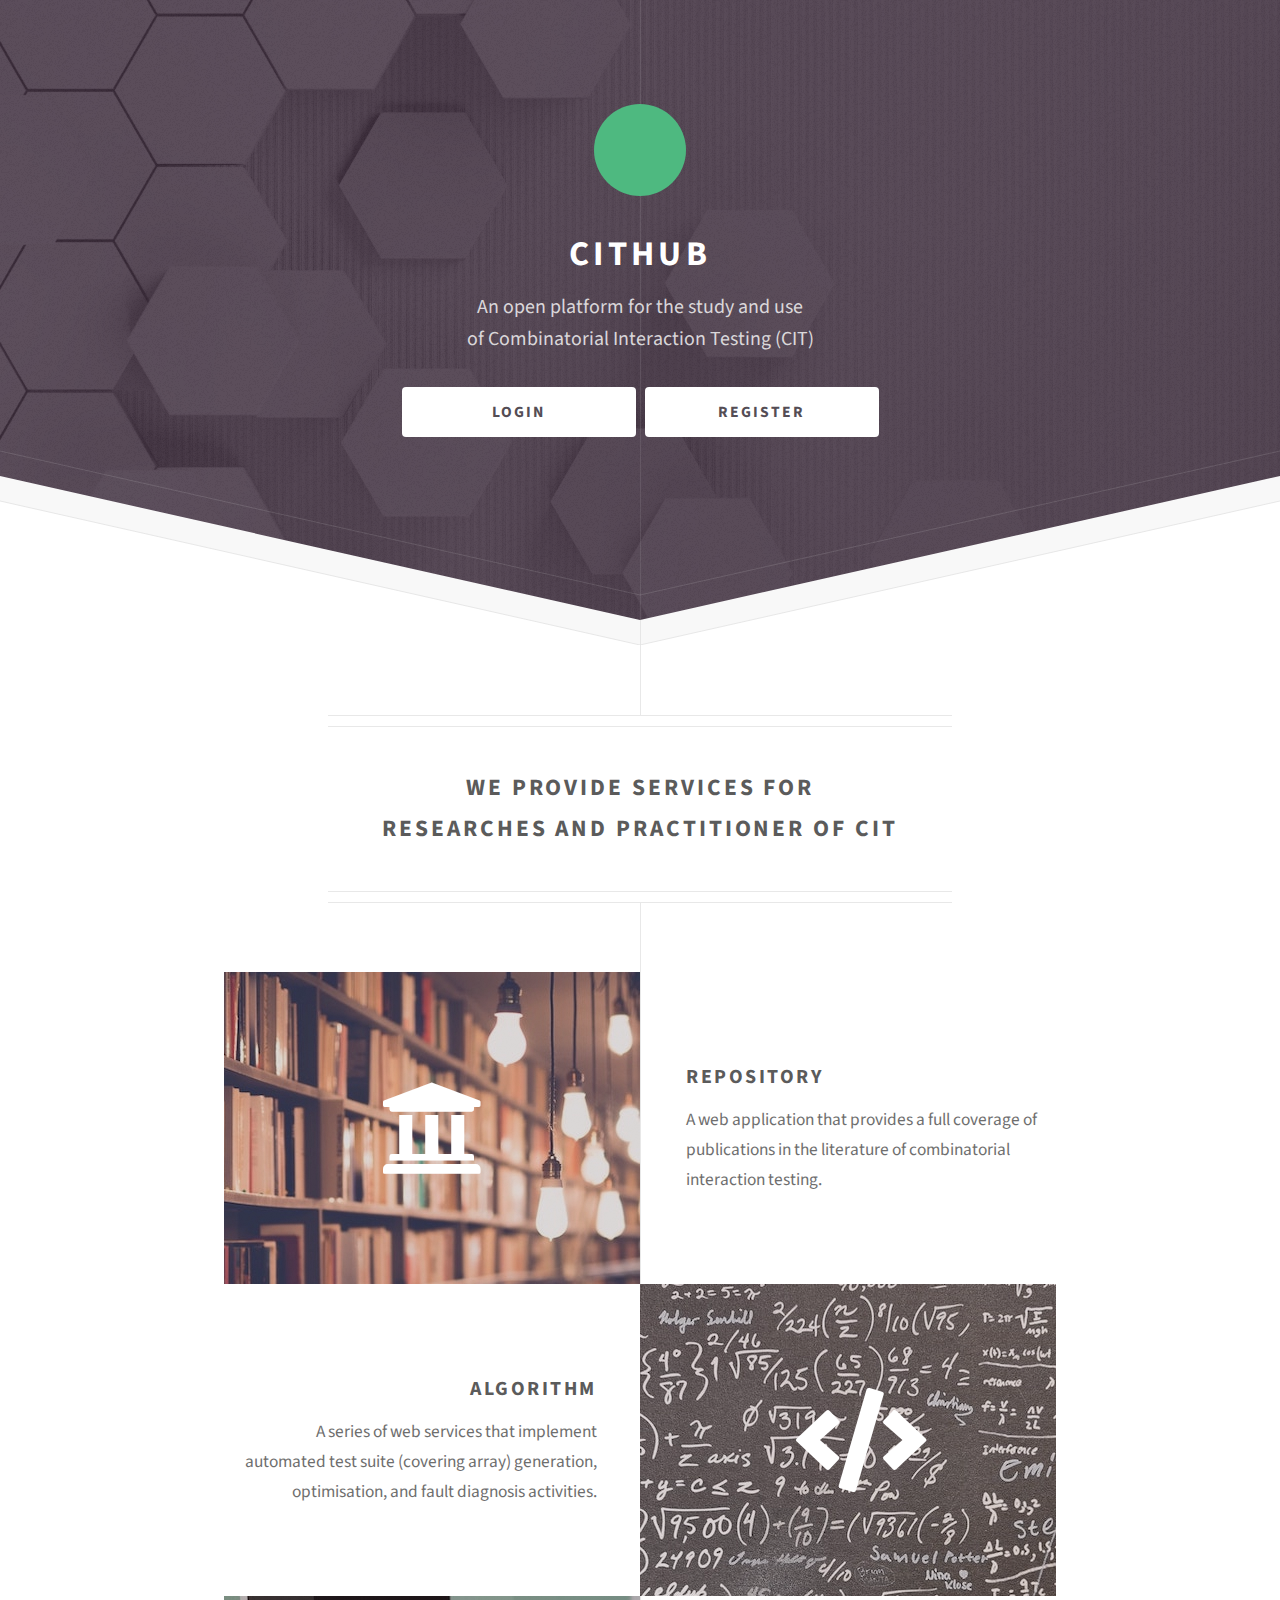
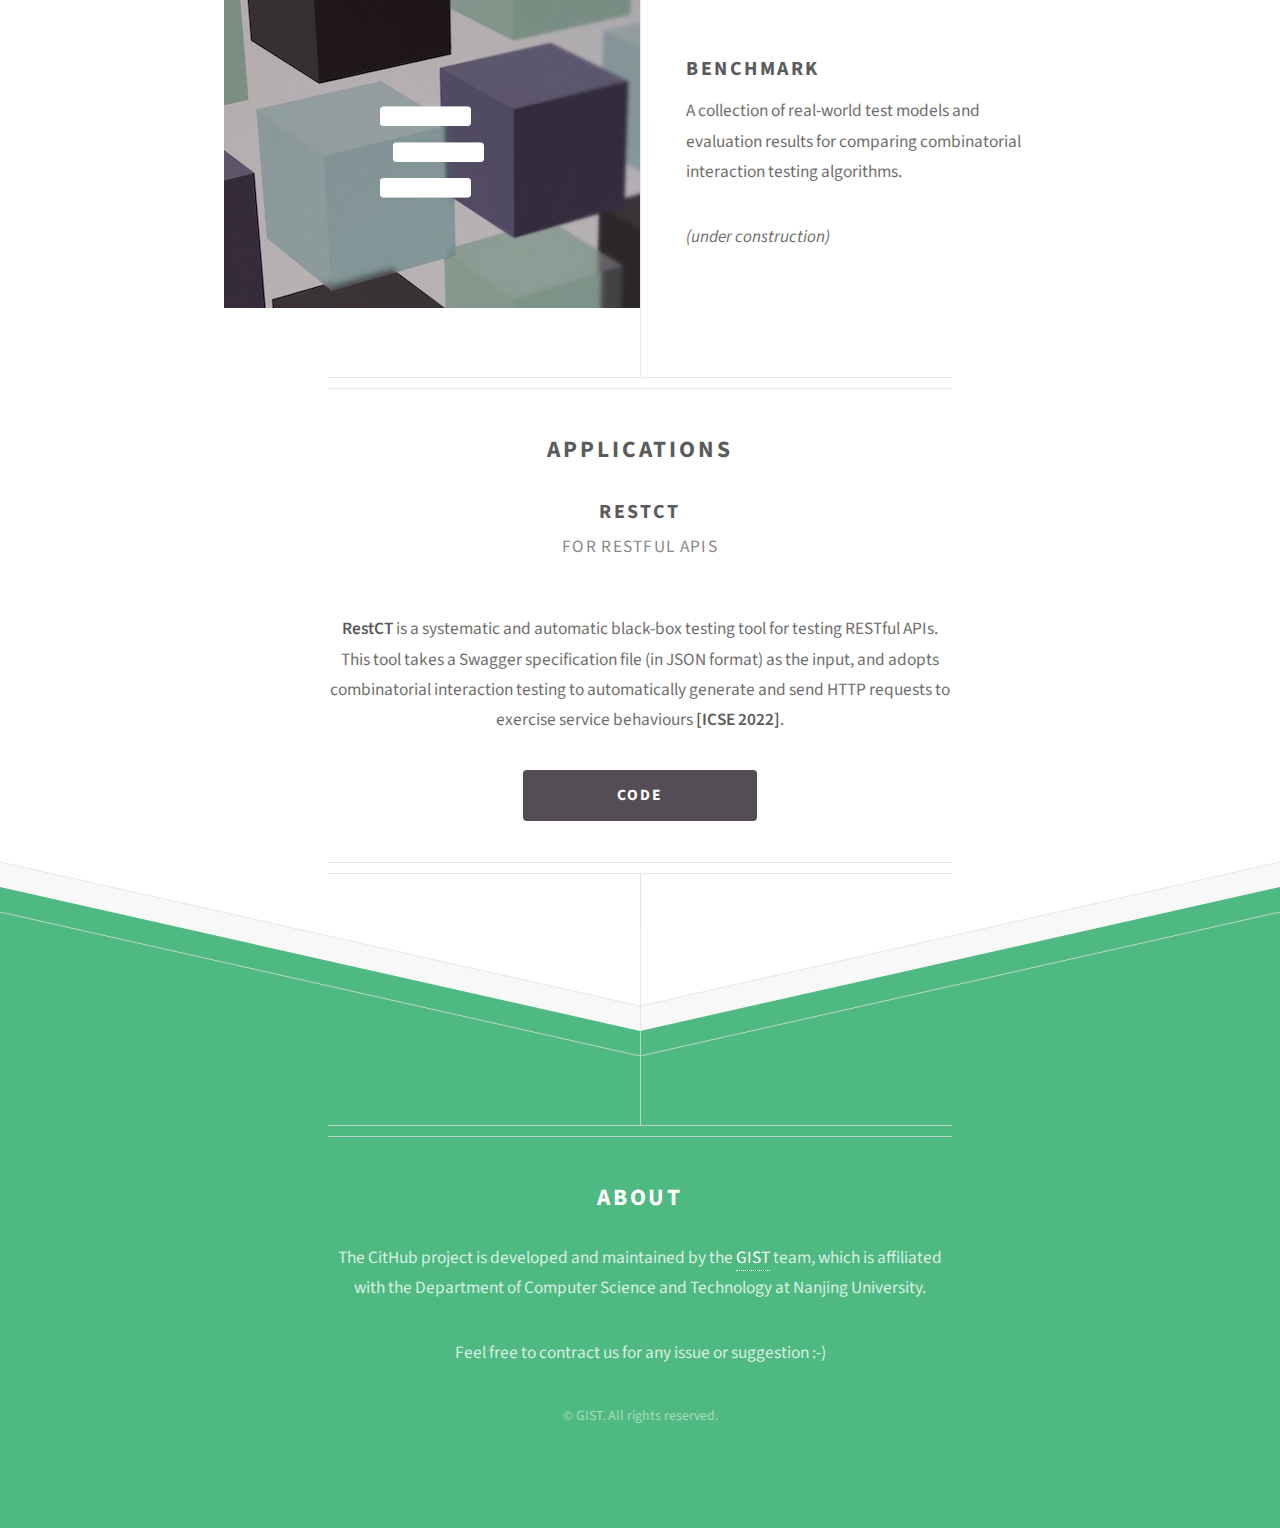
<file: cithub/index.html>
<!DOCTYPE HTML>
<!--
	Directive by HTML5 UP
	html5up.net | @ajlkn
	Free for personal and commercial use under the CCA 3.0 license (html5up.net/license)
-->
<html>
	<head>
		<title>CitHub</title>
		<meta charset="utf-8" />
		<meta name="viewport" content="width=device-width, initial-scale=1, user-scalable=no" />
		<link rel="stylesheet" href="assets/css/main.css" />
	</head>
	<body class="is-preload">

		<!-- Header -->
			<div id="header">
				<span class="logo icon fa-cube"></span>
				<h1>CitHub</h1>
				<p>An open platform for the study and use<br>
				of Combinatorial Interaction Testing (CIT)</p>
				<br>
				<input type="submit" value="Login"/>&nbsp;&nbsp;
				<input type="submit" value="Register"/>
			</div>

		<!-- Main -->
			<div id="main">
				<header class="major container medium">
					<h2>We provide services for
					<br />
					researches and practitioner of CIT
					</h2>
				</header>

				<div class="box alt container">
					<section class="feature left">
						<a href="https://gist.nju.edu.cn/ct_repository/" class="image icon solid fa-university"><img src="images/repository.jpg" alt="" /></a>
						<div class="content">
							<h3>Repository</h3>
							<p>A web application that provides a full coverage of publications in the literature of combinatorial interaction testing.</p>
						</div>
					</section>
					<section class="feature right">
						<a href="https://gist.nju.edu.cn/cithub/#/service_index" class="image icon solid fa-code"><img src="images/algorithm.jpg" alt="" /></a>
						<div class="content">
							<h3>Algorithm</h3>
							<p>A series of web services that implement automated test suite (covering array) generation, optimisation, and fault diagnosis activities.</p>
						</div>
					</section>
					<section class="feature left">
						<a href="#" class="image icon solid fa-stream"><img src="images/benchmark.jpg" alt="" /></a>
						<div class="content">
							<h3>Benchmark</h3>
							<p>A collection of real-world test models and evaluation results for comparing combinatorial interaction testing algorithms.</p>
							<p><em>(under construction)</em></p>
						</div>
					</section>
				</div>


				<footer class="major container medium">
					<h2>Applications</h2>

					<header>
							<h3>RestCT</h3>
							<p>For RESTful APIs</p>
					</header>
					<p>
						<b>RestCT</b> is a systematic and automatic black-box testing tool for testing RESTful APIs. This tool takes a Swagger specification file (in JSON format) as the input, and adopts combinatorial interaction testing to automatically generate and send HTTP requests to exercise service behaviours <b>[ICSE 2022]</b>.
					</p>
					<ul class="actions special">
						<li><a href="https://github.com/GIST-NJU/RestCT" class="button">Code</a></li>
					</ul>
				</footer>

			</div>

		<!-- Footer -->
			<div id="footer">
				<div class="container medium">

					<header class="major last">
						<h2>About</h2>
					</header>

					<p>The CitHub project is developed and maintained by the <a href="https://gist.nju.edu.cn">GIST</a> team, which is affiliated with the Department of Computer Science and Technology at Nanjing University.</p>
				  <p>Feel free to contract us for any issue or suggestion :-)</p>

					<ul class="copyright">
						<li>&copy; GIST. All rights reserved.</li>
					</ul>

				</div>
			</div>

		<!-- Scripts -->
			<script src="assets/js/jquery.min.js"></script>
			<script src="assets/js/browser.min.js"></script>
			<script src="assets/js/breakpoints.min.js"></script>
			<script src="assets/js/util.js"></script>
			<script src="assets/js/main.js"></script>

	</body>
</html>
</file>
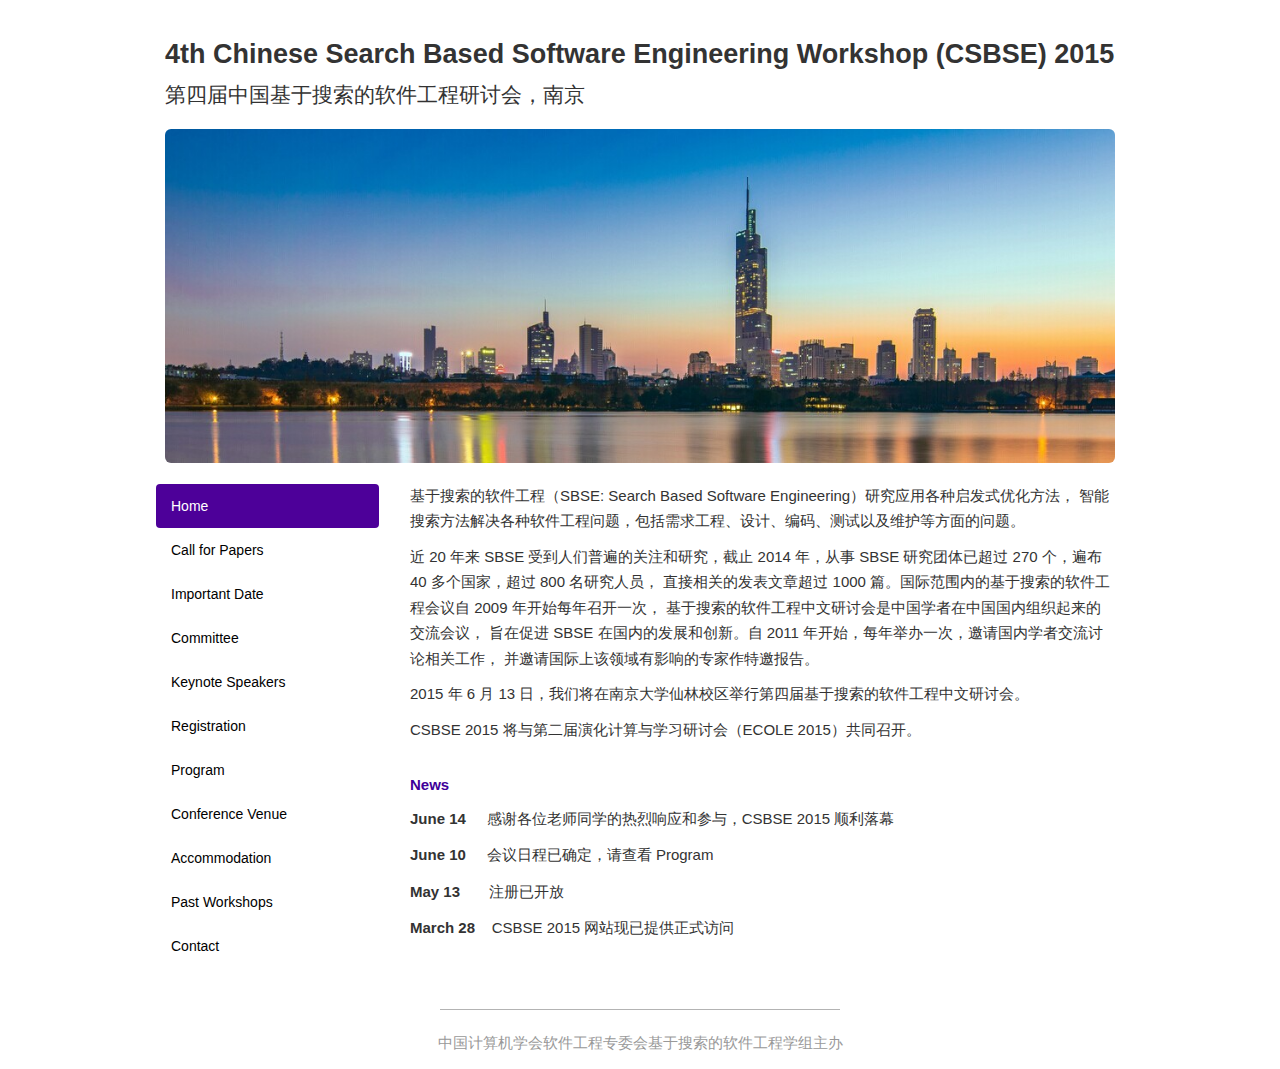
<file: csbse2015/index.html>
<!DOCTYPE html>
<html lang="zh-cmn-Hans">
<head>
    <meta charset="utf-8">
    <meta http-equiv="X-UA-Compatible" content="IE=edge">
    <meta name="viewport" content="width=device-width, initial-scale=1">
    <meta name="description" content="chinese search based software engineering workshop">
    <meta name="keywords" content="csbse">
    <meta name="author" content="Huayao">
    <title>CSBSE 2015</title>

    <link rel="shortcut icon" href="./image/favicon.ico" type="image/x-icon">
    <link rel="icon" href="./image/favicon.ico" type="image/x-icon">

	<link href="css/bootstrap.min.css" rel="stylesheet">
    <link href="css/csbse.css" rel="stylesheet">
</head>

<div class="container">
    <!-- top -->
    <div class="row masthead">
        <div class="col-md-12">
            <div class="visible-xs">
                <h1>CSBSE 2015</h1>
                <p class="lead">第四届中国基于搜索的软件工程研讨会，南京</p>
            </div>
            <div class="visible-sm visible-md visible-lg">
                <h1>4th Chinese Search Based Software Engineering Workshop (CSBSE) 2015</h1>
                <p class="lead">第四届中国基于搜索的软件工程研讨会，南京</p>
            </div>
        </div>

        <div class="col-md-12" id="img1">
            <img src="./image/nanjing-4.jpg" class="img-responsive img-rounded">
            <!--div class="p500px">
                <a class="pull-right" href="https://500px.com/photo/92333183/the-lake-jinling-by-jc-yang">The lake Jinling by JC Yang on 500px</a>
            </div-->
        </div>

        <div class="col-md-12" id="img2" style="display: none">
            <img src="./image/nanjing-3.jpg" class="img-responsive img-rounded">
            <!--div class="p500px">
                <a class="pull-right" href="https://500px.com/photo/102931869/nanjing-zhujiang-road-by-jzjjzj18">Nanjing Zhujiang Road by jzjjzj18 on 500px</a>
            </div-->
        </div>

        <div class="col-md-12" id="img3" style="display: none">
            <img src="./image/nanjing-2.jpg" class="img-responsive img-rounded">
            <!--div class="p500px">
                <a class="pull-right" href="https://500px.com/photo/93971033/duxia-library-by-xin-huang">Duxia Library by Xin Huang on 500px</a>
            </div-->
        </div>
    </div>

    <!--main-->
    <div class="row">
        <!-- nav-list -->
        <div class="col-md-3 col-sm-4">
            <div class="sidebar-nav">
                <div class="navbar navbar-default" role="navigation">
                    <div class="navbar-header">
                        <button type="button" class="navbar-toggle" data-toggle="collapse" data-target="#sidebar-navbar-collapse">
                            <span class="sr-only">Toggle navigation</span>
                            <span class="icon-bar"></span>
                            <span class="icon-bar"></span>
                            <span class="icon-bar"></span>
                        </button>
                    </div>
                    <div class="navbar-collapse collapse" id="sidebar-navbar-collapse">
                        <ul class="nav navbar-nav">
                            <li id="home" class="active" ><a href="#">Home</a></li>
                            <li id="call"><a href="#">Call for Papers</a></li>
                            <li id="date"><a href="#">Important Date</a></li>
                            <li id="committee"><a href="#">Committee</a></li>
                            <li id="keynote"><a href="#">Keynote Speakers</a></li>
                            <li id="reg"><a href="#">Registration</a></li>
                            <li id="program"><a href="#">Program</a></li>
                            <li id="venue"><a href="#">Conference Venue</a></li>
                            <li id="acc"><a href="#">Accommodation</a></li>
                            <li id="past"><a href="#">Past Workshops</a></li>
                            <li id="contact"><a href="#">Contact</a></li>
                        </ul>
                    </div>
                </div>
            </div>
        </div>

        <!-- content -->
        <div class="col-md-9 col-sm-8" id="content">
            <!-- home -->
            <div name="home">
                <p>基于搜索的软件工程（SBSE: Search Based Software Engineering）研究应用各种启发式优化方法，
                    智能搜索方法解决各种软件工程问题，包括需求工程、设计、编码、测试以及维护等方面的问题。</p>
                <p>近 20 年来 SBSE 受到人们普遍的关注和研究，截止 2014 年，从事 SBSE 研究团体已超过 270 个，遍布 40 多个国家，超过 800 名研究人员，
                    直接相关的发表文章超过 1000 篇。国际范围内的基于搜索的软件工程会议自 2009 年开始每年召开一次，
                    基于搜索的软件工程中文研讨会是中国学者在中国国内组织起来的交流会议，
                    旨在促进 SBSE 在国内的发展和创新。自 2011 年开始，每年举办一次，邀请国内学者交流讨论相关工作，
                    并邀请国际上该领域有影响的专家作特邀报告。</p>
                <p>2015 年 6 月 13 日，我们将在南京大学仙林校区举行第四届基于搜索的软件工程中文研讨会。</p>
                <p>CSBSE 2015 将与第二届演化计算与学习研讨会（ECOLE 2015）共同召开。</p>
                <br>
                <p class="text-custom"><strong>News</strong></p>
                <dl class="list-my list-unstyled">
                    <li><strong>June 14</strong>&nbsp;&nbsp;&nbsp;&nbsp;
                        感谢各位老师同学的热烈响应和参与，CSBSE 2015 顺利落幕</li>
                    <li><strong>June 10</strong>&nbsp;&nbsp;&nbsp;&nbsp;
                        会议日程已确定，请查看 Program</li>
                    <li><strong>May 13</strong>&nbsp;&nbsp;&nbsp;&nbsp;&nbsp;&nbsp;
                        注册已开放</li>
                    <li><strong>March 28</strong>&nbsp;&nbsp;&nbsp;
                        CSBSE 2015 网站现已提供正式访问</li>
                </dl>
            </div>

            <!-- call -->
            <div name="call" style="display:none">
                <p>2015 年中国基于搜索的软件工程研讨会现在开始征集研究论文和大会报告，
                    主题除了包括基于搜索的软件工程目前主流的议题，即：</p>
                <ul class="list-my">
                    <li>讨论将传统的软件工程问题转化为基于搜索的优化问题，并使用现代启发式搜索算法解决问题的研究和实践方法。</li>
                </ul>
                <p>我们还做了以下两个方面的扩展：</p>
                <ul class="list-my">
                    <li>针对大数据等一些专门领域（也包括软件工程领域）的需求，研究各种启发式搜索算法的增强、集成、智能搜索策略创新，
                        为解决特定领域的关键问题研究开发专门的、智能化的求解软件工具集。</li>
                    <li>从信息的检索，收集和应用角度，将基于搜索的软件工程解释为针对软件工程的各个方面的问题，
                        通过收集、复用、集成或改进已有各种解决方案为寻求最好的解决方案提供服务。</li>
                </ul>
                <p>会议录用的研究论文需要在 6 月 13 日的研讨会上作报告，经过组委会评议通过后，
                    将被推荐到软件学报 SBSE 专刊上发表。
                    请有意向会议投稿或作会议报告的老师或者同学在 5 月 13 日之前务必将自己的论文或者报告摘要发给会议组委会。</p>

                <br>
                <div class="panel panel-default">
                    <div class="panel-body">
                        <h3 class="text-center">《软件学报》基于搜索的软件工程研究专刊征文通知</h3>
                        <p>基于搜索的软件工程，是软件工程学科发展的新方向。随着信息技术的飞速发展，软件规模逐渐庞大与复杂，
                            传统的从问题空间构造解决问题的方法已经变得越来越困难。基于搜索的软件工程，是从问题的解空间出发，
                            将传统的软件工程问题，转化为优化问题，并使用高性能的搜索方法，在问题所有可能解的空间中，
                            寻找最优解或者近似最优解，被 2007 年 IEEE 国际软件工程大会正式确立为软件工程领域未来发展的新方向。
                            到目前为止已经在软件需求分析、测试数据自动生成、程序错误自动修复等方面取得显著的研究成果，
                            有效地促进了软件工程学科的发展，并在工业界有了成功应用。本次专刊选题为“基于搜索的软件工程研究”，
                            将突出智能软件工程的几个研究热点，包括的面向软件工程的搜索算法理论研究、
                            基于搜索的方法在软件工程生命周期中各个阶段的应用方法和实证研究、基于搜索的软工程在工业界的应用等。</p>
                        <p>为及时反映我国在基于搜索的软件工程方面的研究进展，《软件学报》将出版基于搜索的软件工程研究专刊，
                            收录该领域近期取得的原创性高水平研究成果，进一步促进该领域的发展。
                            专刊将于第四届中国基于搜索的软件工程研讨会（CSBSE 2015）和全国软件与应用学术会议（NASAC 2015）合作。
                            CSBSE 2015 评审的优秀论文将作为第一批预录取论文；第二批收录论文经过专家评审、
                            与第一批预录取论文一同在 NASAC2015 上报告，并根据论文修改情况和会议报告情况终审确定是否录用。
                            欢迎相关研究领域的专家学者、科研人员踊跃投稿。</p>
                        <p><strong>专刊题目</strong> &nbsp;基于搜索的软件工程研究</p>
                        <p><strong>特约编辑</strong> &nbsp;李征（北京化工大学）
                            巩敦卫（中国矿业大学）
                            聂长海（南京大学）
                            江贺（大连理工大学）</p>
                        <p><strong>出版时间</strong> &nbsp;2016 年第 3 期</p>

                        <p><strong>征文范围（包括但不限于以下主题）</strong></p>
                        <ul class="list-my">
                            <li>面向软件工程的搜索算法研究<br>演化搜索算法理论、搜索策略等</li>
                            <li>面向软件工程的知识学习方法<br>机器学习、深度学习；软件工程知识表示与推理</li>
                            <li>基于搜索的软件工程全生命周期应用<br>
                                软件工程生命周期中可以应用基于搜索方法的新问题</li>
                            <li>基于搜索的软件工程在工业界的应用</li>
                        </ul>

                        <p><strong>征文要求</strong></p>
                        <p>采用软件学报在线投稿系统投稿。
                            投稿时请在备注栏中注明“基于搜索的软件工程研究”字样。
                            稿件格式请参照《软件学报》论文模板给定的格式（见学报网站“下载区”）。</p>
                        <p>投稿论文未在正式出版物上发表过，也不在其他刊物或会议的审稿过程中，不存在一稿多投现象；
                            保证投稿论文的合法性（无抄袭、剽窃、侵权等不良行为）。</p>
                        <p>投稿作者需提交投稿声明；专刊投稿论文不收审理费。录用刊发论文收取软件学报标准版面费。发表之后，
                            将按软件学报标准支付稿酬，并赠送样刊。通过初审的预录用论文需在 NASAC 2015会议上作报告，
                            根据论文修改情况和会议报告情况终审确定是否录用。</p>
                    </div>
                </div>
            </div>

            <!-- date -->
            <div name="date" class="col-md-6" style="display:none">
                <p><strong>CBSSE 2015</strong></p>
                <table class="table table-hover my-table">
                    <tr><td>Paper Submission</td><td><strong>May 13, 2015</strong></td></tr>
                    <tr><td>Workshop Date</td><td><strong>Jun 13, 2015</strong></td></tr>
                </table>

                <br>
                <p><strong>软件学报基于搜索的软件工程研究专刊</strong></p>
                <table class="table table-hover my-table">
                    <tr><td>第一轮截稿</td><td><strong>Jun 30, 2015</strong></td></tr>
                    <tr><td>第一轮预录用通知</td><td><strong>July 31, 2015</strong></td></tr>
                    <tr><td>第二轮截稿</td><td><strong>Aug 31, 2015</strong></td></tr>
                    <tr><td>第二轮预录用通知</td><td><strong>Oct 15, 2015</strong></td></tr>
                    <tr><td>NASAC 2015（武汉）报告</td><td><strong>Nov 6 - 8, 2015</strong></td></tr>
                    <tr><td>修改稿提交</td><td><strong>Nov 31, 2015</strong></td></tr>
                    <tr><td>终审结果发出</td><td><strong>Dec 15, 2015</strong></td></tr>
                    <tr><td>最终稿提交</td><td><strong>Dec 31, 2015</strong></td></tr>
                </table>

            </div>

            <!-- committee -->
            <div name="committee" style="display:none">
                <!--p><strong>Organizing Committee</strong></p>
                <ul class="list-my list-unstyled">
                    <li></li>
                    <li></li>
                    <li></li>
                    <li></li>
                </ul-->
                <p><strong>Programming Committee</strong></p>
                <ul class="list-my list-unstyled">
                    <li>Zheng Li, &nbsp;Beijing University of Chemical Technology</li>
                    <li>Dunwei Gong, &nbsp;China University of Mining and Technology</li>
                    <li>Changhai Nie, &nbsp;Nanjing University</li>
                    <li>He Jiang, &nbsp;Dalian University Of Technology</li>
                </ul>
            </div>

            <!-- keynote -->
            <div name="keynote" style="display:none">
                <h4 class="text-center">特邀报告</h4>
                <hr>
                <div class="row row-padding">
                    <div class="col-md-4 col-xm-3 text-center">
                        <img src="./image/phil.jpg" class="img-circle img-padding">
                        <p>Phil McMinn<br>University of Sheffield</p>
                    </div>
                    <div class="col-md-8 col-xm-9">
                        <p><strong>The Future of Search-Based Testing</strong></p>
                        <p>Initial work on Search-Based Software Testing (SBST) began in the 70s and
                            witnessed an explosion of work beginning in the early 2000s,
                            with a particular focus on generating inputs for structural coverage.
                            There are now a plethora of techniques for successfully generating test cases for
                            structural coverage, however, many of which do not require search-based
                            techniques -- for example, Dynamic Symbolic Execution. So what now for SBST?
                            This talk will look into future directions for SBST, including:
                            how can SBST be used to drive testing of the complete applications,
                            e.g. those involving databases? How can SBST be used to generate realistic tests?
                            Can SBST be used to automate the testing of more modern concerns, such as energy testing?</p>
                        <p><strong>Phil McMinn</strong> is a Reader (Associate Professor) in Software Engineering in the Department of Computer
                            Science at the University of Sheffield. His interest in Search-Based Software Testing (SBST)
                            began with his PhD in collaboration with DaimlerChrysler, where he used evolutionary
                            search to solve problems in test data generation for embedded automotive controllers.
                            He has since gone on to publish over 50 papers on the subject of search-based testing and/or
                            the application of metaheuristic search-based algorithms to software engineering problems.
                            His 2004 survey paper has received over 900 citations, and he has worked on several UK funded
                            research projects to work further on SBST topics.</p>
                    </div>
                </div>

                <h4 class="text-center">大会报告</h4>
                <hr>
                <div class="row row-padding">
                    <div class="col-md-4 col-xm-3 text-center">
                        <img src="./image/li.jpg" class="img-circle img-padding">
                        <p>李征<br>北京化工大学</p>
                    </div>
                    <div class="col-md-8 col-xm-9">
                        <p><strong>Epistatic Genetic Algorithm for Test Case Prioritization</strong></p>
                        <p>Search based technologies have been widely used in regression test suite optimization,
                            including test case prioritization, test case selection and test suite minimization,
                            to improve the efficiency and reduce the cost of testing. Unlike test case selection
                            and test suite minimization, the evaluation of test case prioritization is based on the
                            test case execution sequence, in which genetic algorithm is one of the most popular
                            algorithms employed. When permutation encoding is used to represent the execution sequence,
                            the execution of previous test cases can affect the presence of the following test cases,
                            namely epistatic effect. In this paper, the application of epistatic domains theory
                            in genetic algorithms for test case prioritization is analyzed, where Epistatic Test Case
                            Segment is defined. Two associated crossover operators are proposed based on epistasis.
                            The empirical studies show that the proposed crossover operators, E-Ord,
                            outperform the two-point crossover PMX, and can produce higher
                            fitness with a faster convergence.</p>
                        <p><strong>李征</strong> 博士，北京化工大学信息科学与技术学院教授、博士生导师、教育部新世纪优秀人才计划获得者。
                            中国计算机学会（CCF）高级会员，软件工程专委会和容错计算专委会委员，担任 STVR，JSS，JSEP 等国际期刊客座编辑，
                            IEEE SCAM 2012 程序委员会主席，ICSM、WCRE、GECCO 和 RT 等多个国际会议的程序委员会委员，
                            是中国基于搜索的软件工程研讨会（CSBSE）发起人。多年从事基于程序理解与维护的源代码分析与执行、
                            基于搜索的软件工程和软件测试、程序依赖分析和基于状态模型的依赖分析等领域的研究，
                            主持多项国家自然科学基金和省部级基金，共发表了30余篇国际学术文章，
                            包括软件工程领域顶级国际会议 ICSE 和顶级国际期刊 TSE、TOPLAS 等。
                        </p>
                    </div>
                </div>


                <div class="row row-padding">
                    <div class="col-md-4 col-xm-3 text-center">
                        <img src="./image/lbx.jpg" class="img-circle img-padding">
                        <p>李必信<br>东南大学</p>
                    </div>
                    <div class="col-md-8 col-xm-9">
                        <p><strong>Search-based Programming</strong></p>
                        <p>Search-based programming is a new programming way to use those codes
                            which have been collected, selected and recommended by a code search engine.
                            By this way, we can reuse existing program codes asap, increase the efficiency
                            of software development and improve the quality of final program.
                            In this presentation, we first present an overview of search-based programming,
                            and then we discuss our framework for searching and recommending codes,
                            and give some initial work in both experimental and key techniques of search-based
                            programming, such as Code Repository Infrastructure, Code Search Engine Infrastructure,
                            Code crawler, Extractor, and Code parser etc.</p>
                    </div>
                </div>


                <div class="row row-padding">
                    <div class="col-md-4 col-xm-3 text-center">
                        <img src="./image/jiang.jpg" class="img-circle img-padding">
                        <p>江贺<br>大连理工大学</p>
                    </div>
                    <div class="col-md-8 col-xm-9">
                        <p><strong>基于搜索空间变换的软件工程</strong></p>
                        <p>基于搜索的软件工程（SBSE）作为软件工程与搜索算法的交叉领域，近年来成为国际学术界的前沿热点。
                            在该领域中，软件工程任务被转化为组合优化问题，并采用各类搜索算法（如遗传算法、蚁群算法、模拟退火、粒子群算法等）
                            在其搜索空间求解。由于搜索空间规模庞大且地貌粗糙，如何获取高质量解是该领域的主要挑战之一。
                            在本报告中，我们提出了基于搜索空间变换的软件工程思想，并给出了两种搜索空间变换技术，即搜索空间归约和搜索空间平滑。
                            在典型的软件需求工程问题——软件下一版本问题上，进行了算法的实验。
                            本报告介绍的技术为基于搜索的软件工程提供了新的求解途径，有望更好推动软件工程与搜索算法的融合发展。</p>
                        <p><strong>江贺</strong> 大连理工大学软件学院副院长，教授、博士生导师、教育部新世纪优秀人才计划获得者。
                            2014年中国计算机学会优秀博士学位论文奖（CCF优博）指导教师。Applied Intelligence Journal 客座编辑、
                            Frontiers of Computer Science 青年编委、中国计算机学会软件工程专委会、中国计算机学会计算机应用专委会委员。
                            主要研究领域：基于搜索的软件工程、软件仓库挖掘。先后在 IEEE Transaction 系列汇刊（TSE, TKDE, TSMCB, TCYB）,
                            EC, 中国科学等期刊及 ICSE, GECCO 等国际会议发表论文 60 余篇。</p>
                    </div>
                </div>


                <div class="row row-padding">
                    <div class="col-md-4 col-xm-3 text-center">
                        <img src="./image/gong.jpg" class="img-circle img-padding">
                        <p>巩敦卫<br>中国矿业大学</p>
                    </div>
                    <div class="col-md-8 col-xm-9">
                        <p><strong>进化变异测试</strong></p>
                        <p>软件测试是保证软件质量的重要手段，提高软件测试的效率，一直是业界和学术界非常关注的问题。
                            采用进化优化方法解决软件测试问题，成为近年来软件测试领域的热点研究方向之一。
                            本报告首先简要介绍变异测试和进化测试的基本知识，然后重点讲述采用进化优化方法解决弱变异测试的研究成果，
                            最后对并行程序的进化变异测试进行了展望。</p>
                        <p><strong>巩敦卫</strong> 中国矿业大学教授、博士生导师，教育部“新世纪优秀人才支持计划”、
                            江苏省“333高层次人才培养工程”和“六大人才高峰”高层次人才入选者、甘肃省“飞天学者”讲座教授。
                            研究方向为基于搜索的软件工程。主持国家“973”计划子课题1项、国家自然科学基金5项、省部级项目7项，
                            研究成果获省部级一等奖1项、二等奖5项、授权发明专利3项，出版专著6部，发表SCI检索期刊论文60余篇。</p>
                    </div>
                </div>

                <div class="row row-padding">
                    <div class="col-md-4 col-xm-3 text-center">
                        <img src="./image/ren.jpg" class="img-circle img-padding">
                        <p>任健<br>北京航空航天大学</p>
                    </div>
                    <div class="col-md-8 col-xm-9">
                        <p><strong>基于搜索的软件项目管理&nbsp;--&nbsp;基于协同演化算法的人员分配与工作调度</strong></p>
                        <p>在软件的需求、设计、开发及测试等过程中都包括着一系列影响项目是否成功的管理活
                            动，例如：人员配备、工作调度、花费估算、项目计划、质量管理。其中涉及到的问题很多
                            时候就是去寻找多个目标之间的平衡，例如在更短的时间内实现更多的功能，并且最大化制
                            品的质量。许多此类问题本质上就是一个在极大的解的空间中，按照指定目标和约束进行求
                            解的优化问题。基于搜索的软件工程（SBSE）技术使用启发式探索的办法，在极大的空间
                            内依靠适合度方程的指引寻求合适的解，而且提供对解空间的认知，从而为项目管理者提供
                            决策支持。本报告将介绍基于合作式协同演化算法的人员分配与工作调度的优化问题的研究工作。
                        </p>
                        <p><strong>任健</strong> 北京航空航天大学计算机学院软件工程研究所讲师。
                            本科毕业于北京邮电大学信息工程学院自动化专业；双硕士分别毕业于伦敦玛丽女皇学院（QMUL）和伦敦国王学院
                            （KCL）的通信专业和计算互联网系统专业；博士毕业于伦敦大学学院（UCL）。任健的研
                            究兴趣主要包括基于搜索的软件需求建模分析和软件项目管理，研究成果发表于 TOSEM，
                            RE，MONET，ICSE，GECCO，SSBSE 等国际会议或期刊。曾参与多个国际会议的组织工
                            作、英国国家级课题 EPSRC 《动态自适应自动软件工程》和《基于自动搜索算法的软件工
                            程》、以及微软 Office 正版增值计划（OGA）的测试开发工作。
                        </p>
                    </div>
                </div>


                <div class="row row-padding">
                    <div class="col-md-4 col-xm-3 text-center">
                        <img src="./image/liming.jpg" class="img-circle img-padding">
                        <p>黎铭<br>南京大学</p>
                    </div>
                    <div class="col-md-8 col-xm-9">
                        <p><strong>Learning to Identify Software Defects when Historical Sample Modules are Unavailable</strong></p>
                        <p>随着软件系统的日趋变得庞大和复杂，软件质量保证变得尤为重要。软件缺陷检测技术可以对模块的缺陷情况进行自动判断，
                            从而大大降低了通过完全测试来发现缺陷的开销。机器学习是用于构建缺陷检测器的常用技术，
                            通过对历史数据的学习可获得较好的检测结果。然而，在很多真实问题中，历史数据未必存在也未必可靠，
                            因此，在该情况下应如何学习一个预测精度高的缺陷检测器变得至关重要。
                            针对这一问题，我们通过设计新型机器学习方法，使得不依赖历史数据进行软件缺陷检测成为可能。
                        </p>
                        <p><strong>黎铭</strong> 博士，副教授，博士生导师。主要从事软件挖掘、机器学习方面的研究工作。
                            在《IEEE Trans KDE》、IJCAI、ICML 等重要国际期刊和会议发表论文二十余篇。
                            应邀担任《Frontiers of Computer Science》青年 Associate Editor、
                            国际软件挖掘系列研讨会 SoftwareMining、PAKDD 首届博士研讨会 DSDM'11 的主席、KDD、ICDM、IJCAI、AAAI
                            等多种一流国际会议程序委员；现任 ACM 中国会议委员会委员（人工智能方向）、中国计算机学会人工智能与模式识别专委会委员、
                            中国人工智能学会机器学习专委会委员、江苏省计算机学会人工智能专委会秘书长等。
                            曾获得国家自然科学基金优秀青年科学基金、教育部新世纪人才等荣誉。
                        </p>
                    </div>
                </div>





                <div class="row row-padding">
                    <div class="col-md-4 col-xm-3 text-center">
                        <img src="./image/changhai.jpg" class="img-circle img-padding">
                        <p>聂长海<br>南京大学</p>
                    </div>
                    <div class="col-md-8 col-xm-9">
                        <p><strong>覆盖表生成蚁群算法：探索与挖掘</strong></p>
                        <p>覆盖表生成问题是组合测试的核心研究内容之一，目前已经有许多数学方法、贪心算法、搜算法用于求解这一问题。
                            蚁群算法作为一种能够有效求解组合优化问题的演化搜索算法，已经被应用到求解覆盖表生成问题中。
                            已有的研究工作表明蚁群算法适于求解一般覆盖表生成、变力度覆盖表生成以及覆盖表排序问题，
                            但算法结果与其他覆盖表生成方法相比并不具有优势。为了进一步探索与挖掘覆盖表生成蚁群算法的潜力，
                            我们进行了如下四个层次的工作：1）算法变种集成；2）算法参数配置优化；3）演化对象结构调整及演化策略改进；
                            4）利用分布式计算优化算法时间开销。实验结果表明，通过以上四个层次的改进，覆盖表生成蚁群算法的性能有了显著提升。</p>
                    </div>
                </div>

            </div>


            <!-- registration -->
            <div name="reg" class="" style="display:none">
                <p>前期注册已截止。未注册者亦可正常参加研讨会，欢迎各位参加 CSBSE 2015。</p>
                <hr>
                <p class="text-muted">请各位老师和同学在 6 月 10 日前提交注册。</p>
                <p class="text-muted">我们提供两种提交注册的方法，您可以选择任意一种方式：</p>
                <ul class="list-my">
                    <li class="text-muted">登录 CSBSE 2015 注册网站
                        提交注册，注册成功后您将收到我们的确认邮件</li>
                    <li class="text-muted">或者下载并填写 CSBSE 2015 注册表，
                        将其发送到组委会邮箱 csbse2015 # 163.com</li>
                </ul>
                <hr>
                <p>本次研讨会将不收取注册费，食宿需自理。</p>
            </div>

            <!-- program -->
            <div name="program" class="" style="display:none">
                <table class="table table-hover my-table">
                    <tr><td><h4>June 12, Friday</h4></td><td></td></tr>
                    <tr><td>14:00 – 22:00</td><td>报到</td></tr>

                    <tr><td><h4>June 13, Saturday</h4></td><td></td></tr>
                    <tr><td>9:00 – 9:30</td><td>开幕式</td></tr>
                    <tr><td>9:30 – 10:30</td><td>Session 1，Room 221，ECOLE 特邀报告，主持：周爱民</td></tr>
                    <tr><td></td>
                        <td><p><strong>An Optimization Algorithm Inspired by the Brainstorming Process</strong></p>
                            <p>史玉回，西交利物浦大学</p></td>
                    </tr>
                    <tr><td>10:30 – 11:30</td><td>Session 2，Room 221，特邀报告，主持：李征</td></tr>
                    <tr><td></td>
                        <td><p><strong>The Future of Search-Based Testing</strong></p>
                            <p>Phil McMinn，University of Sheffield, UK</p></td></tr>
                    <tr><td>11:30 – 12:30</td><td>午餐</td></tr>
                    <tr><td>12:30 – 14:30</td><td>Session 3，Room 111，主持：江贺</td></tr>
                    <tr><td></td>
                        <td><p><strong>Epistatic Genetic Algorithm for Test Case Prioritization</strong></p>
                            <p>李征，北京化工大学</p></td></tr>
                    <tr><td></td>
                        <td><p><strong>Search-based Programming</strong></p>
                            <p>李必信，东南大学</p></td></tr>
                    <tr><td></td>
                        <td><p><strong>Learning to Identify Software Defects when Historical Sample<br> Modules are Unavailable</strong></p>
                            <p>黎铭，南京大学</p></td></tr>、
                    <tr><td></td>
                        <td><p><strong>进化变异测试</strong></p>
                            <p>巩敦卫，中国矿业大学</p></td></tr>
                    <tr><td>14:30 – 15:00</td><td>茶歇</td></tr>
                    <tr><td>15:00 – 17:00</td><td>Session 4，Room 111，主持：巩敦卫</td></tr>
                    <tr><td></td>
                        <td><p><strong>基于搜索的软件项目管理 – 基于协同演化算法的人员分配与工作调度</strong></p>
                            <p>任健，北京航空航天大学</p></td></tr>
                    <tr><td></td>
                        <td><p><strong>覆盖表生成蚁群算法：探索与挖掘</strong></p>
                            <p>聂长海，南京大学</p></td></tr>
                    <tr><td></td>
                        <td><p><strong>基于搜索空间变换的软件工程</strong></p>
                            <p>江贺，大连理工大学</p></td></tr>
                    <tr><td></td>
                        <td><p><strong>软件形式化开发关键部件的选取 – 基于水波优化的方法</strong></p>
                            <p>郑宇军，浙江工业大学</p></td></tr>
                    <tr><td>17:00 – 17:05</td><td>闭幕</td></tr>
                </table>
            </div>

            <!-- venue -->
            <div name="venue" class="" style="display:none">
                <h4>Workshop Venue Address</h4>
                <P>计算机科学与技术楼（常州楼）<br>
                    仙林大道 163 号南京大学仙林校区，栖霞区，南京，210023</P>
                <br>

                <h4>Route from Nanjing Lukou Airport （禄口机场）</h4>
                <!--div id="route1"></div-->
                <p>乘出租车约 48 分钟（约 61.8 公里），打车费用约 153 元</p>
                <p>乘公共交通约 2 小时 30 分钟，票价 9 元</p>
                <ul class="list-unstyled list-my-s">
                    <li>乘坐 <span class="label label-s1">S1 机场线</span>
                        （南京南站方向），在南京南站下车</li>
                    <li>站内换乘 <span class="label label-success">地铁 3 号线</span>
                        （林场方向），在大行宫站下车</li>
                    <li>站内换乘 <span class="label label-danger">地铁 2 号线</span>
                        （经天路方向），在南大仙林校区站下车</li>
                    <li></li>
                </ul>
                <br>

                <h4>Route from South Nanjing Railway Station （南京南站）</h4>
                <p>乘出租车约 36 分钟（约 34.7 公里），打车费用约 88 元</p>
                <p>乘公共交通约 1 小时 30 分钟，票价 5 元</p>
                <ul class="list-unstyled list-my-s">
                    <li>乘坐 <span class="label label-success">地铁 3 号线</span>
                        （林场方向），在大行宫站下车</li>
                    <li>站内换乘 <span class="label label-danger">地铁 2 号线</span>
                        （经天路方向），在南大仙林校区站下车</li>
                    <li></li>
                </ul>
                <br>

                <h4>Route from Nanjing Railway Station （南京站）</h4>
                <p>乘出租车约 24 分钟（约 18.4 公里），打车费用约 48 元</p>
                <p>乘公共交通约 1 小时 30 分钟，票价 5 元</p>
                <ul class="list-unstyled list-my-s">
                    <li>乘坐 <span class="label label-success">地铁 3 号线</span>
                        （秣周东路方向），在大行宫站下车</li>
                    <li>站内换乘 <span class="label label-danger">地铁 2 号线</span>
                        （经天路方向），在南大仙林校区站下车</li>
                    <li></li>
                </ul>


            </div>

            <!-- accommodation -->
            <div name="acc" class="" style="display:none">
                <p>本次研讨会不安排住宿。南京大学仙林校区附近有一些酒店，请自行预定。</p>
                <p>您也可以选择在地铁 2 号线附近预定酒店。</p>
                <br>

                <div class="row">
                    <div class="col-md-6 col-sm-12">
                        <div class="thumbnail">
                            <img src="./image/hotel-nju.jpg">
                        </div>
                        <div class="caption">
                            <h4>南京大学仙林校区留学生公寓 21 幢</h4>
                            <p>Phone: 025-89681068 &nbsp; | &nbsp; 025-89681078</p>
                        </div>
                    </div>
                    <div class="col-sm-6 col-sm-12">
                        <div class="thumbnail">
                            <img src="./image/hotel-mian.jpg">
                        </div>
                        <div class="caption">
                            <h4>棉铭快捷酒店</h4>
                            <p>标间 228 元，单间 218 元</p>
                            <p>Phone: 025-84668877</p>
                        </div>
                    </div>
                </div>
                <br>
                <div class="row">
                    <div class="col-md-6 col-sm-12">
                        <div class="thumbnail">
                            <img src="./image/hotel-yue.jpg">
                        </div>
                        <div class="caption">
                            <h4>悦宁宾馆</h4>
                            <p>标间 239 元</p>
                            <p>Phone: 025-85339887</p>
                        </div>
                    </div>
                    <div class="col-sm-6 col-sm-12">
                        <div class="thumbnail">
                            <img src="./image/hotel-ying.jpg">
                        </div>
                        <div class="caption">
                            <h4>英尊假日酒店</h4>
                            <p>标间 248 元，单间 228 元</p>
                            <p>Phone: 025-85600777</p>
                        </div>
                    </div>
                </div>

                <br><hr><br>
                <div class="row">
                    <div class="col-md-6 col-sm-12">
                        <div class="thumbnail">
                            <img src="./image/hotel-z.jpg">
                        </div>
                        <div class="caption">
                            <h4>紫东会议中心（距会场约 8 公里）</h4>
                            <p>南京市栖霞区紫东路 2 号</p>
                            <p>标间 368 元</p>
                            <p>Phone: 025-85439999 | 151-9598-2938 （袁经理）</p>
                        </div>
                    </div>
                </div>





            </div>

            <!-- past -->
            <div name="past" style="display:none">
                <ul class="list-unstyled list-my p-1x">
                    <li>The 3rd Chinese SBSE Workshop, CSBSE 2014</a>,
                        CUMT, Xuzhou, 2014
                    </li>
                    <li>The 2nd Chinese SBSE Workshop, CSBSE 2013</a>,
                        DLUT, Dalian, 2013
                    </li>
                    <li>The 1st Chinese SBSE Workshop, CSBSE 2012</a>,
                        BUCT, Beijing, 2012
                    </li>
                </ul>
            </div>

            <!-- contact -->
            <div name="contact" class="" style="display:none">
                <p>For any issues about this workshop, please contact:<p>
                <p><strong>Huayao Wu</strong><br>
                    E-mail: csbse2015 # 163.com<br>
                    Department of Computer Science, Nanjing University, China</p>
                <br>
            </div>
        </div>
    </div>
</div>

<footer class="footer">
    <div class="container">
        <hr class="small">
        <p class="text-muted">中国计算机学会软件工程专委会基于搜索的软件工程学组主办</p>
    </div>
</footer>

</body>
</html>
<script src="js/jquery.min.js"></script>
<script src="js/bootstrap.min.js"></script>
<script src="js/csbse.js"></script>
</file>
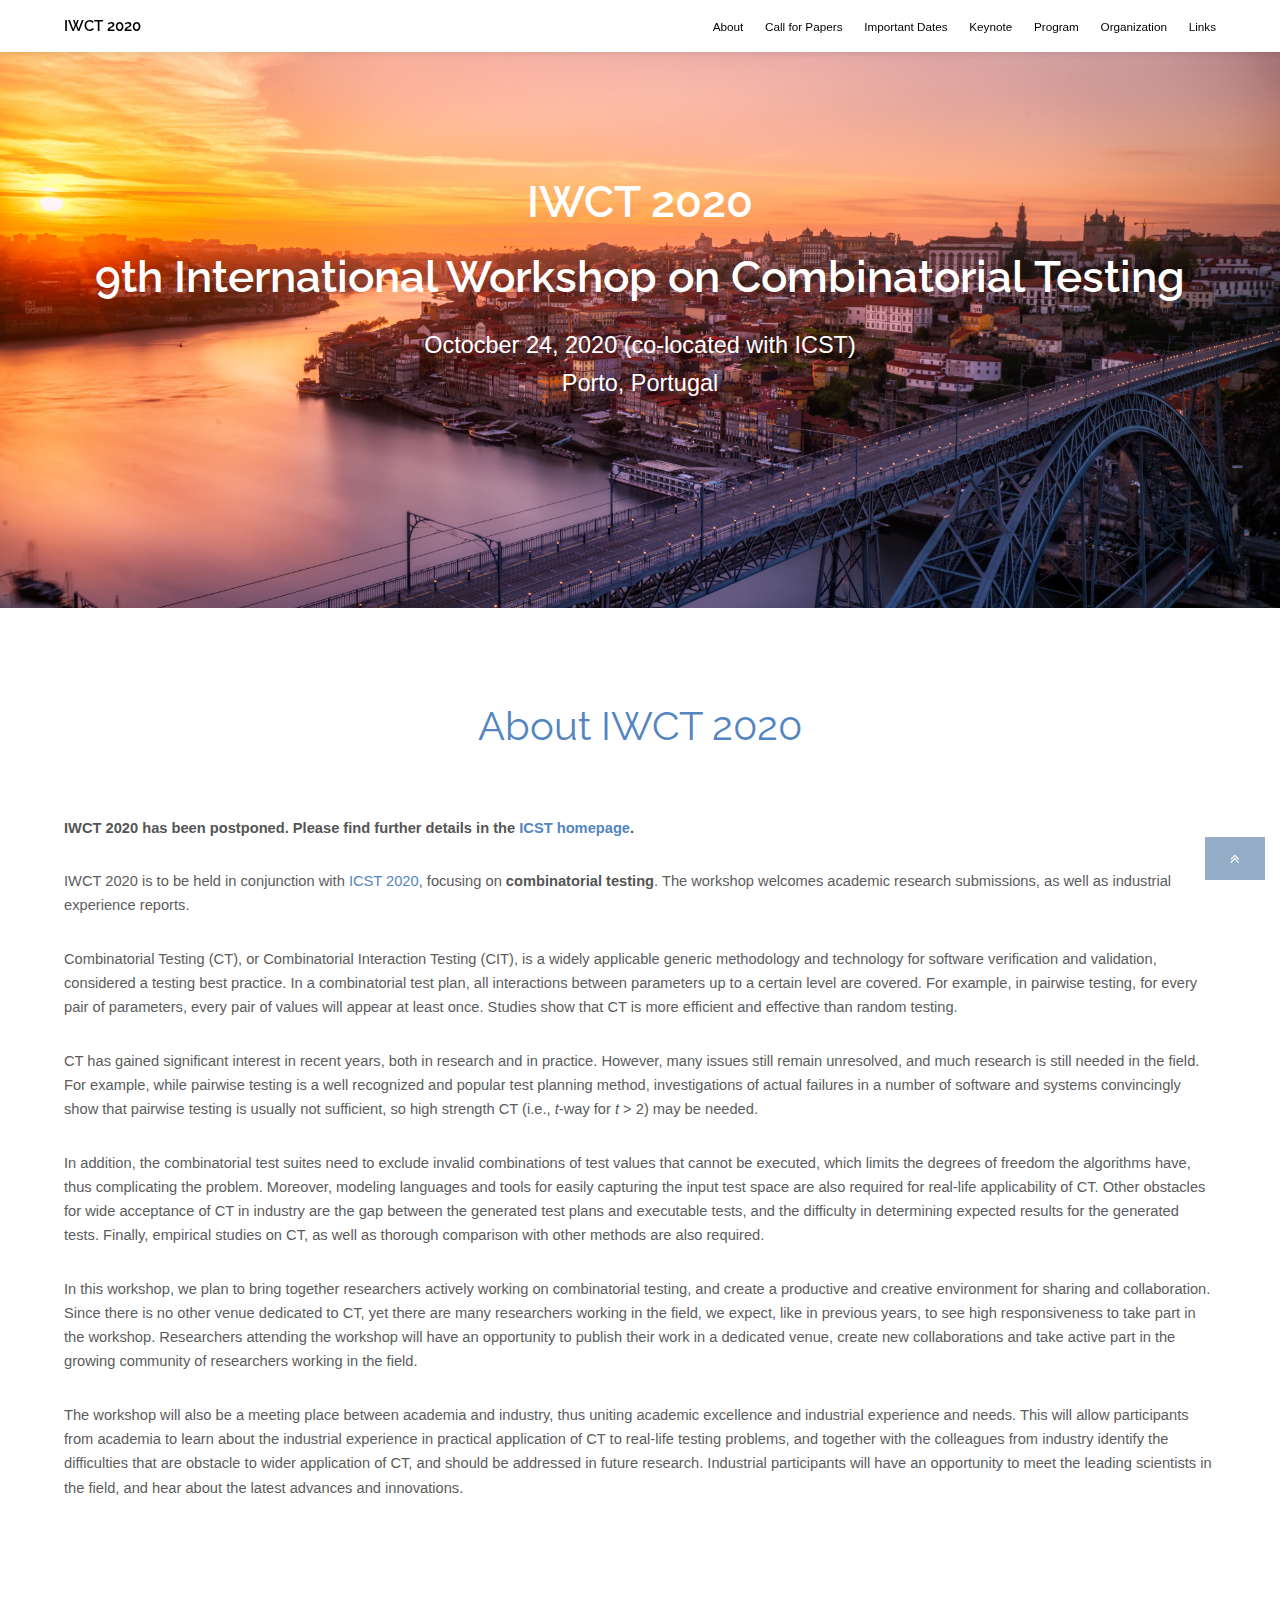
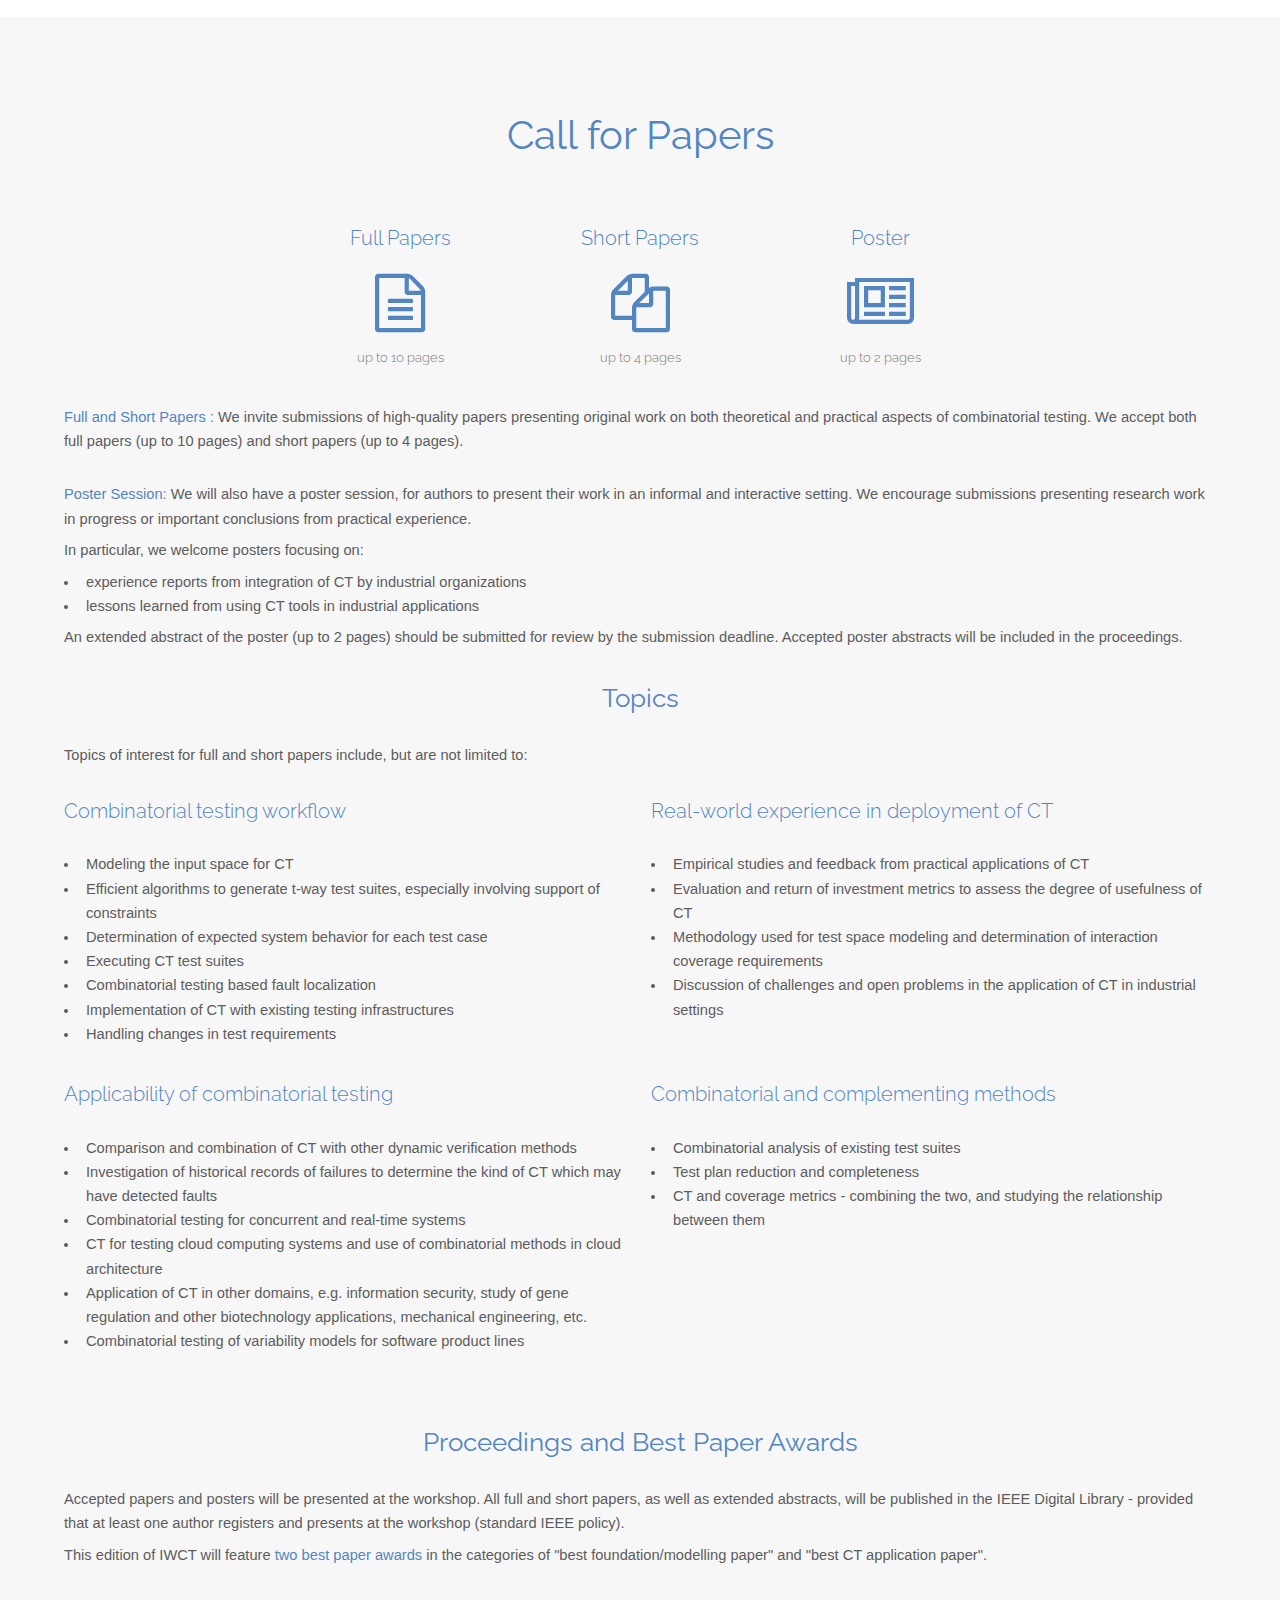
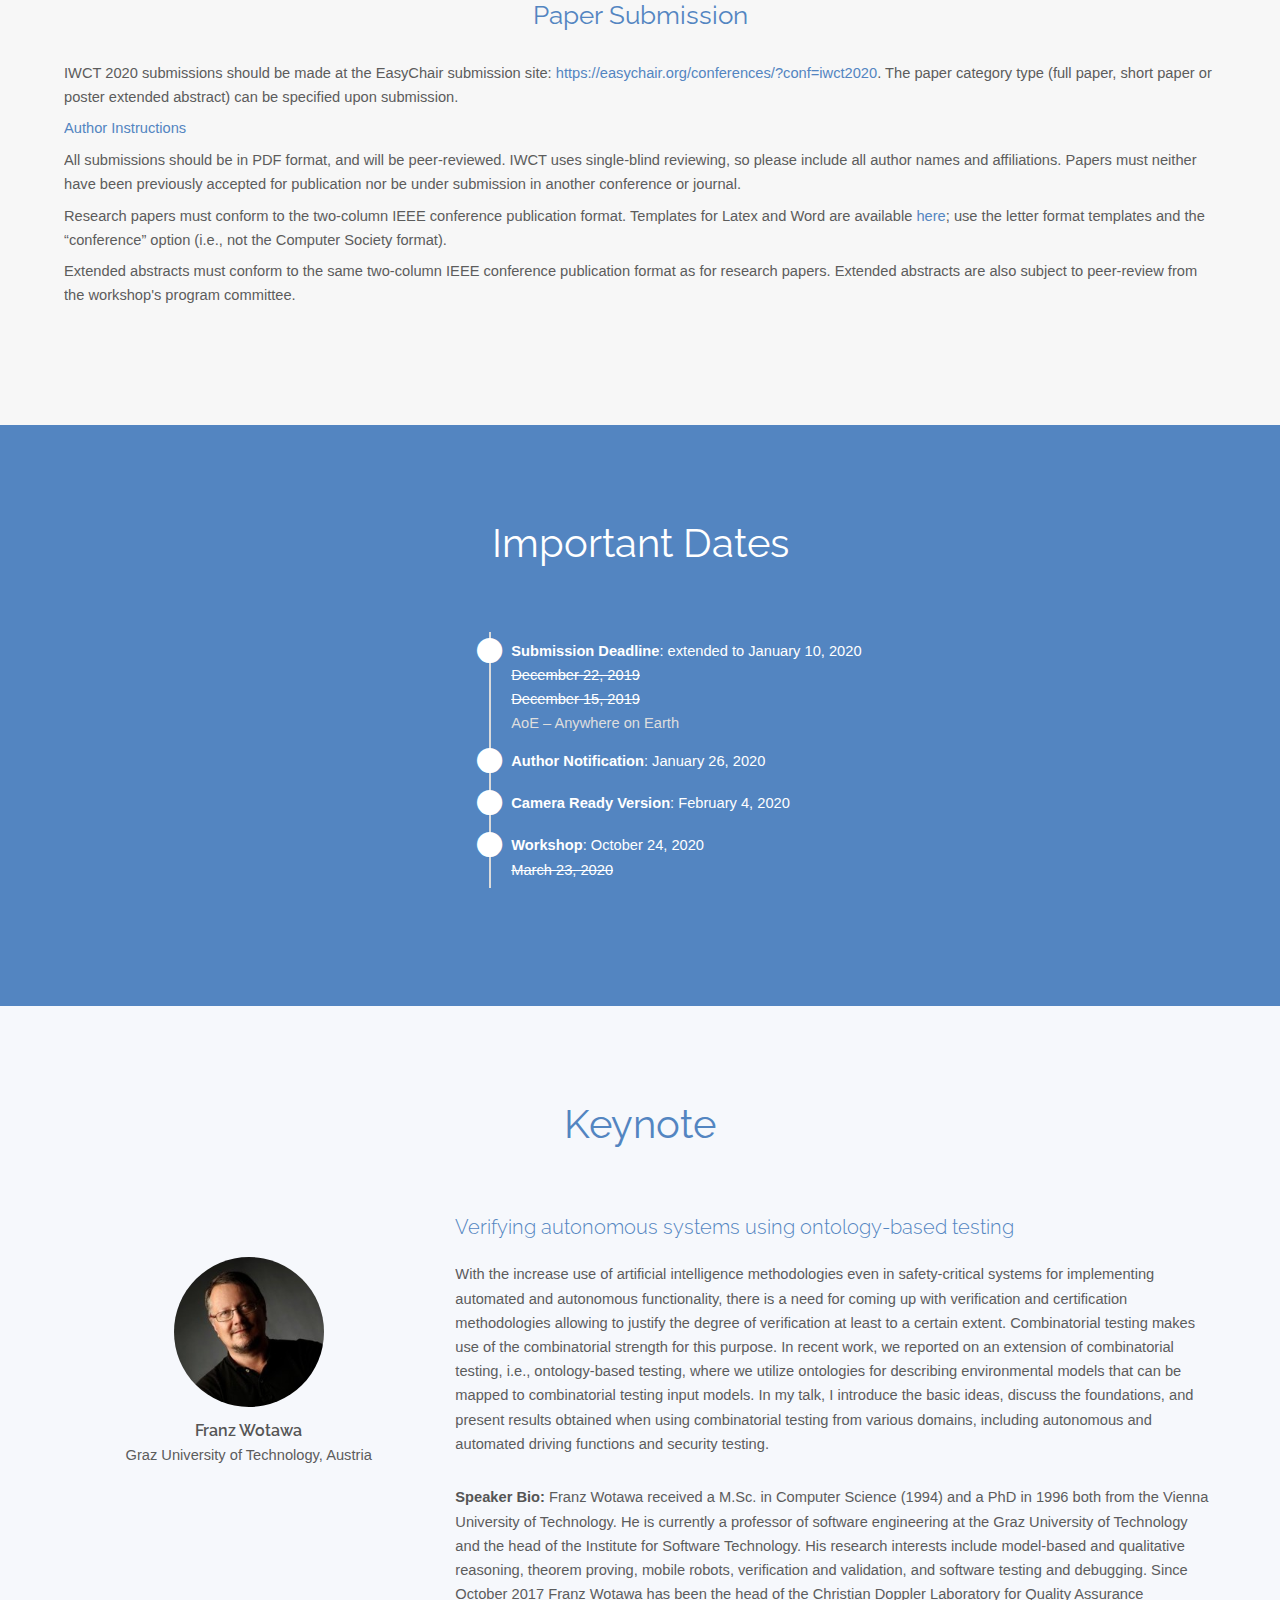
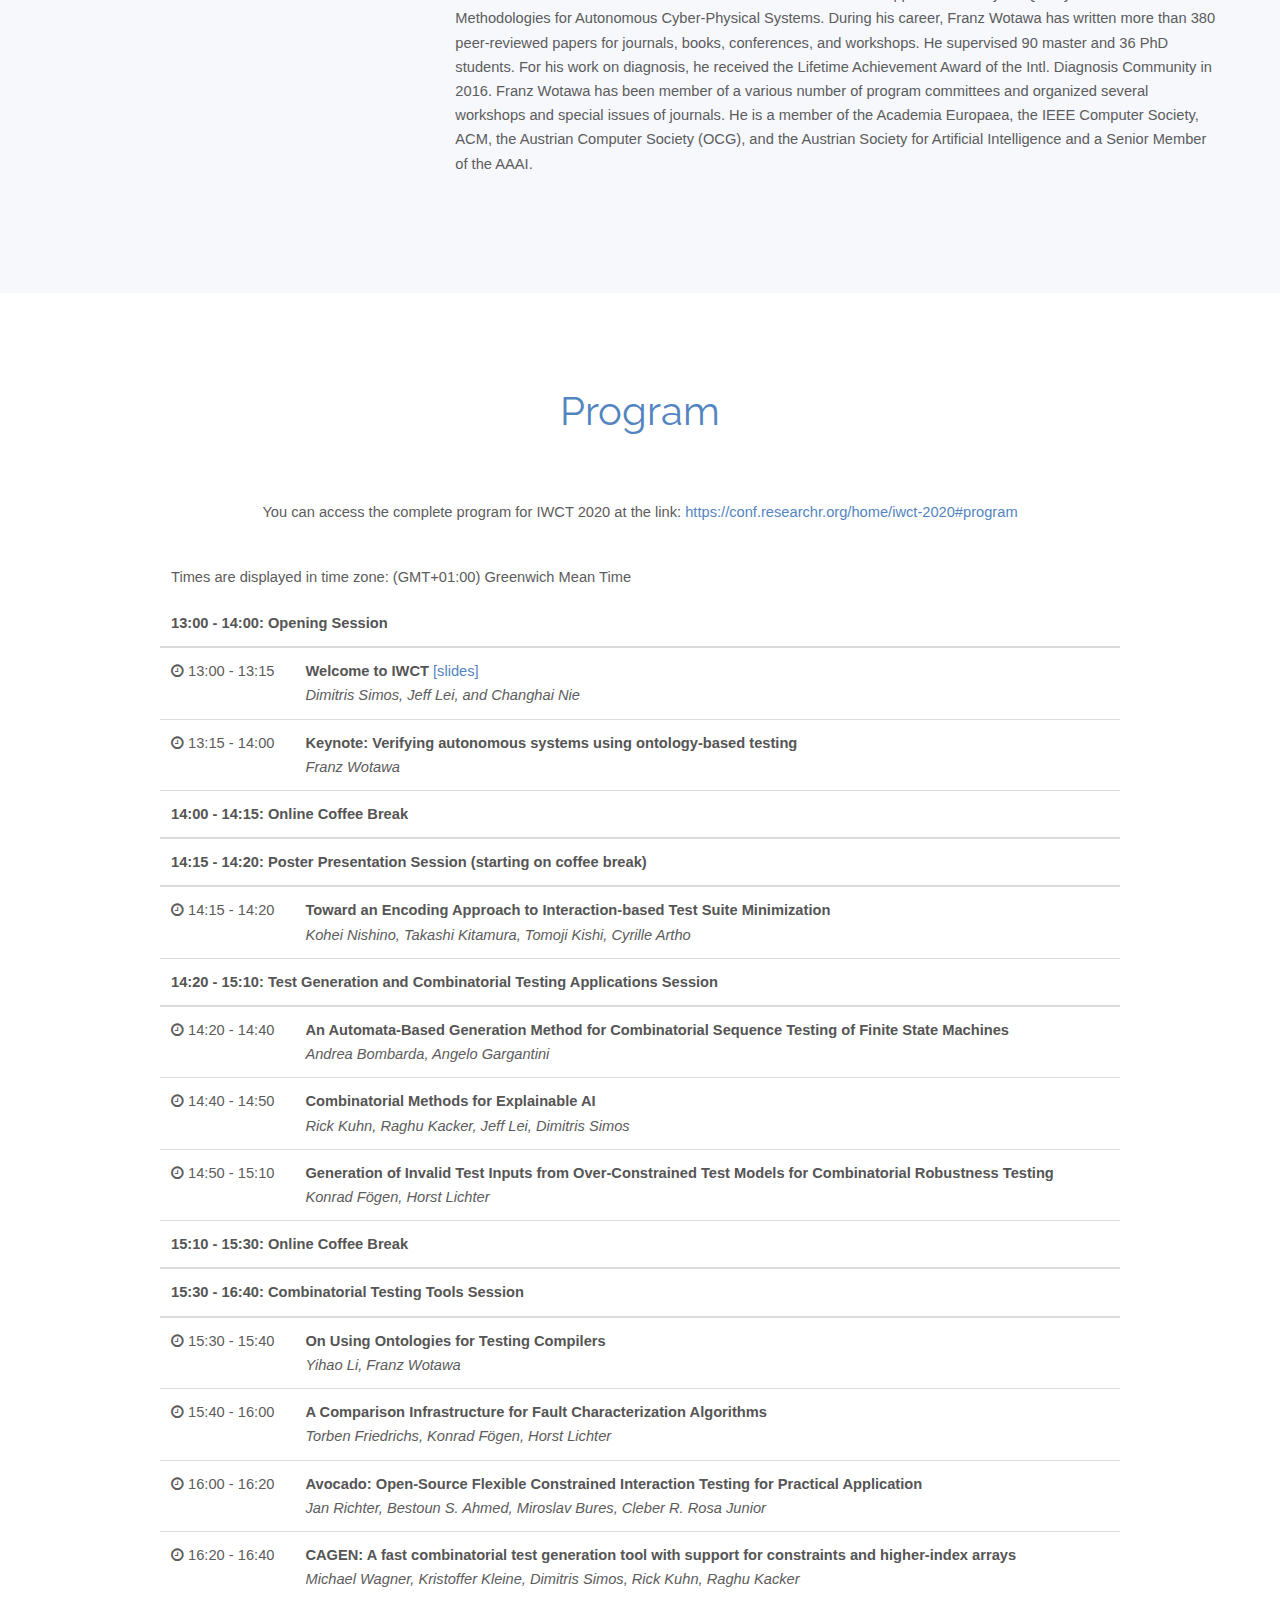
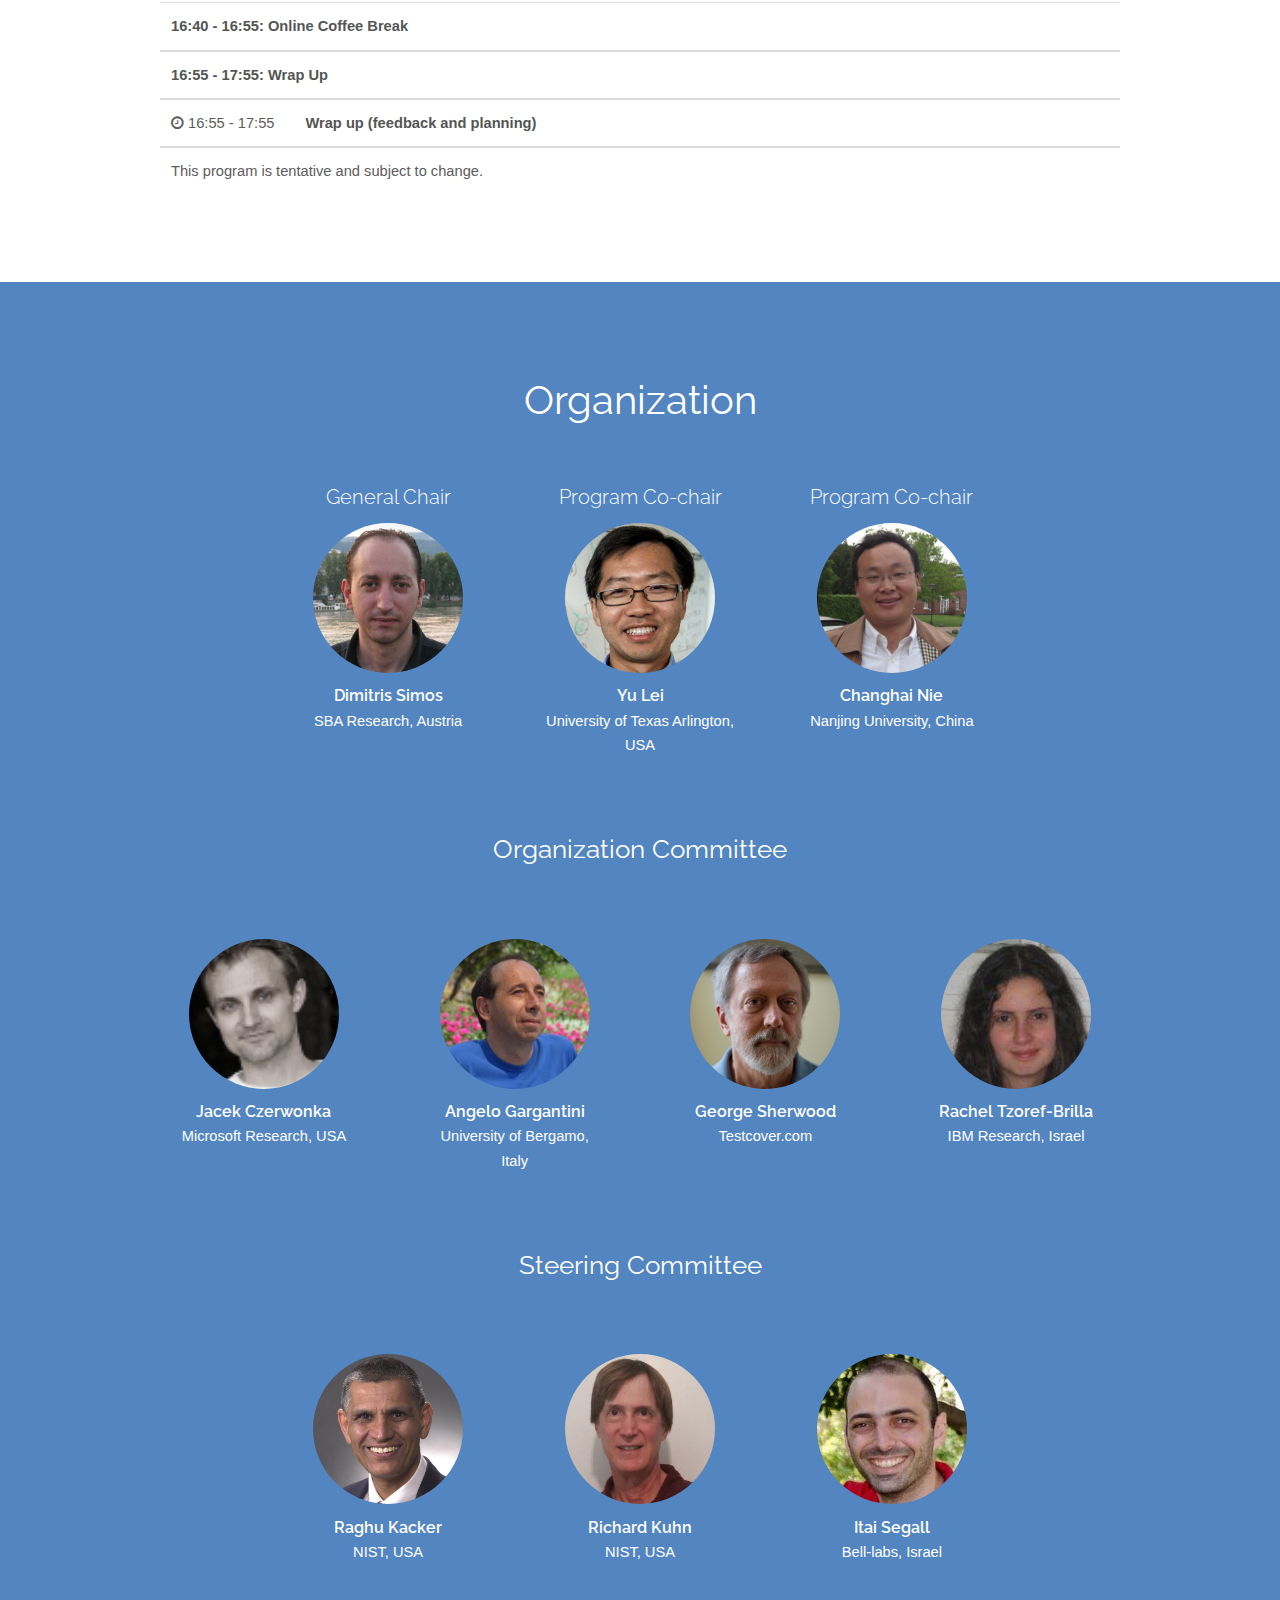
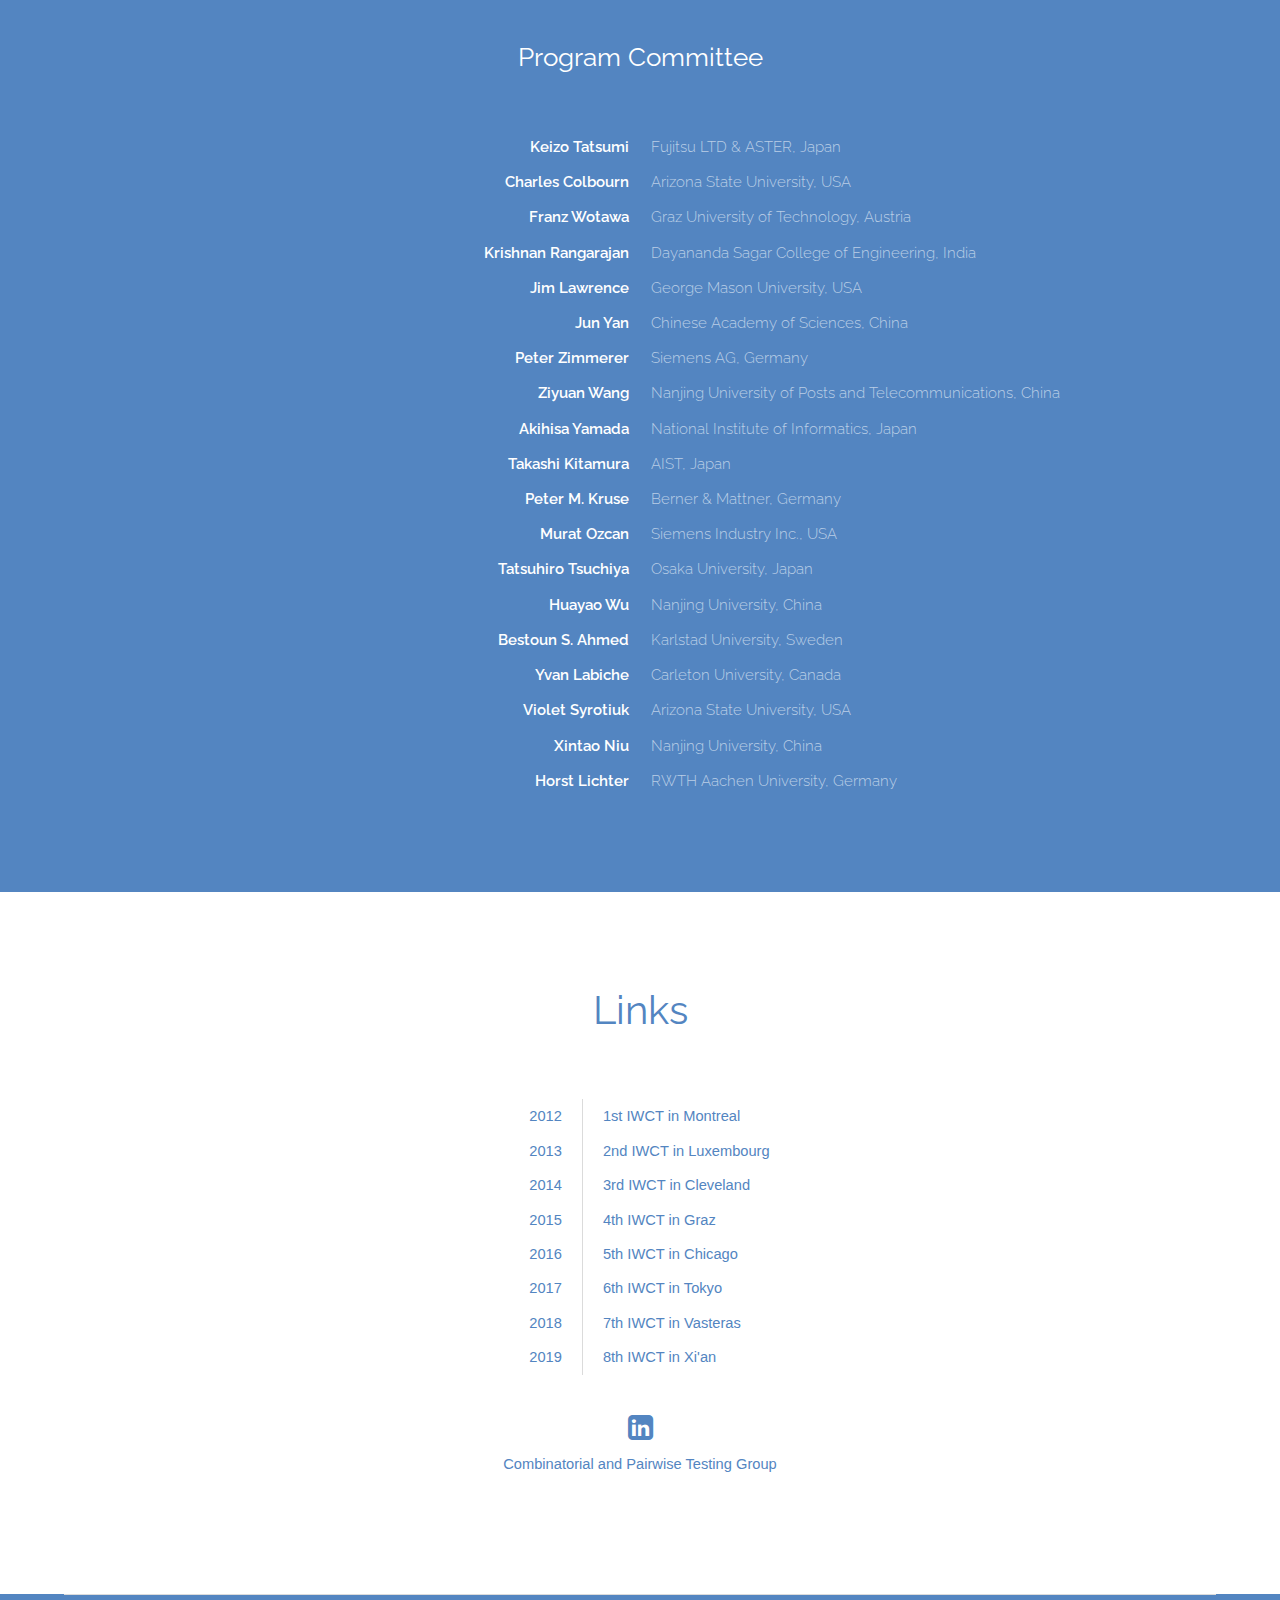
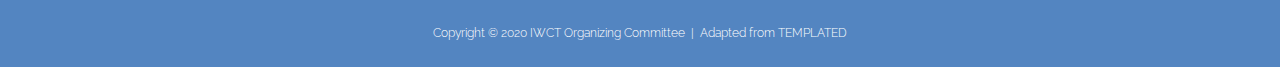
<file: iwct2020/index.html>
<!DOCTYPE HTML>

<html id="html">
<head>
  <title>IWCT 2020</title>
  <meta charset="utf-8"/>
  <meta name="viewport" content="width=device-width, initial-scale=1"/>
  <meta name="description" content="Website for the 9th International Workshop on Combinatorial Testing (IWCT 2020)."/>
  <meta name="keywords" content="combinatorial testing, pairwise testing, testing conference"/>
  <meta name="author" content="GIST"/>
  <link rel="stylesheet" href="assets/css/main.css"/>
  <link rel="stylesheet" href="assets/css/customised.css"/>
</head>
<body>

<!-- Header -->
<header id="header">
  <div class="inner">
    <a href="index.html" id="logo" class="logo">IWCT 2020</a>
    <nav id="nav">
      <a href="#Introduction">About</a>
      <a href="#CFP">Call for Papers</a>
      <a href="#IPD">Important Dates</a>
      <a href="#Keynote">Keynote</a>
      <a href="#Program">Program</a>
      <a href="#Committee">Organization</a>
      <a href="#Links">Links</a>
    </nav>
    <a href="#navPanel" class="navPanelToggle"><span class="fa fa-bars"></span></a>
  </div>
</header>

<!-- Banner -->
<section id="banner">
  <h1>IWCT 2020</h1>
  <h1>9th International Workshop on Combinatorial Testing</h1>
  <p>Octocber 24, 2020 (co-located with <a href="https://icst2020.info">ICST</a>)</p>
  <p>Porto, Portugal</p>
</section>

<!-- Introduction -->
<section id="Introduction" class="wrapper special">
  <div class="inner">
    <header class="align-center">
      <h2>About IWCT 2020</h2>
    </header>
    <div class="flex flex-2">
      <p><strong>IWCT 2020 has been postponed. Please find further details in the <a href="https://icst2020.info">ICST homepage</a>.</strong></p>


      <p>IWCT 2020 is to be held in conjunction with <a href="https://icst2020.info/">ICST 2020</a>, focusing on
        <strong>combinatorial testing</strong>. The workshop welcomes academic research submissions, as well as
        industrial experience reports.</p>

      <p>Combinatorial Testing (CT), or Combinatorial Interaction Testing (CIT), is a widely applicable generic
        methodology and technology for software verification and validation, considered a testing best practice.
        In a combinatorial test plan, all interactions between parameters up to a certain level are covered.
        For example, in pairwise testing, for every pair of parameters, every pair of values will appear at least once.
        Studies show that CT is more efficient and effective than random testing.</p>

      <p>CT has gained significant interest in recent years, both in research and in practice. However, many issues
        still remain unresolved, and much research is still needed in the field. For example, while pairwise testing
        is a well recognized and popular test planning method, investigations of actual failures in a number of
        software and systems convincingly show that pairwise testing is usually not sufficient, so high strength CT
        (i.e., <i>t</i>-way for <i>t</i> > 2) may be needed.</p>

      <p>In addition, the combinatorial test suites need to exclude invalid combinations of test values that cannot be
        executed, which limits the degrees of freedom the algorithms have, thus complicating the problem. Moreover,
        modeling languages and tools for easily capturing the input test space are also required for real-life
        applicability of CT. Other obstacles for wide acceptance of CT in industry are the gap between the generated
        test plans and executable tests, and the difficulty in determining expected results for the generated tests.
        Finally, empirical studies on CT, as well as thorough comparison with other methods are also required.</p>

      <p>In this workshop, we plan to bring together researchers actively working on combinatorial testing, and create
        a productive and creative environment for sharing and collaboration. Since there is no other venue dedicated to
        CT, yet there are many researchers working in the field, we expect, like in previous years, to see high
        responsiveness to take part in the workshop. Researchers attending the workshop will have an opportunity to
        publish their work in a dedicated venue, create new collaborations and take active part in the growing
        community of researchers working in the field.</p>

      <p>The workshop will also be a meeting place between academia and industry, thus uniting academic excellence and
        industrial experience and needs. This will allow participants from academia to learn about the industrial
        experience in practical application of CT to real-life testing problems, and together with the colleagues
        from industry identify the difficulties that are obstacle to wider application of CT, and should be addressed
        in future research. Industrial participants will have an opportunity to meet the leading scientists
        in the field, and hear about the latest advances and innovations.</p>
    </div>
  </div>
</section>

<!--call for papers-->
<section id="CFP" class="wrapper special">
  <div class="inner">
    <header class="align-center">
      <h2> Call for Papers</h2>
    </header>

    <div class="flex flex-2">
      <div class="2u 12u$(medium)"></div>
      <div class="2u 12u$(medium)">
        <h3 class="downLittle">Full Papers</h3>
        <h1><i class="fa fa-file-text-o fa-4x" aria-hidden="true"></i></h1>
        <h5>up to 10 pages</h5>
      </div>
      <div class="2u 12u$(medium)">
        <h3 class="downLittle">Short Papers</h3>
        <h1><i class="fa fa-files-o fa-4x" aria-hidden="true"></i></h1>
        <h5>up to 4 pages</h5>
      </div>
      <div class="2u 12u$(medium)">
        <h3 class="downLittle">Poster</h3>
        <h1><i class="fa fa-newspaper-o fa-4x" aria-hidden="true"></i></h1>
        <h5>up to 2 pages</h5>
      </div>
      <div class="2u 12u$(medium)"></div>

      <div>
        <br>
        <p><strong>Full and Short Papers : </strong>We invite submissions of high-quality papers presenting original
          work on both theoretical and practical aspects of combinatorial testing. We accept both full papers (up to
          10 pages) and short papers (up to 4 pages).</p>
        <div class="one_paragraph">
          <p><strong>Poster Session:</strong> We will also have a poster session, for authors to present their work
            in an informal and interactive setting. We encourage submissions presenting research work in progress or
            important conclusions from practical experience.</p>
          <p class="full-width">In particular, we welcome posters focusing on:</p>
          <ul>
            <li>experience reports from integration of CT by industrial organizations</li>
            <li>lessons learned from using CT tools in industrial applications</li>
          </ul>
          <p>An extended abstract of the poster (up to 2 pages) should be submitted for review by the submission
            deadline. Accepted poster abstracts will be included in the proceedings.</p>
        </div>
      </div>

      <span class="align-center">
        <h2>Topics</h2>
        <p>Topics of interest for full and short papers include, but are not limited to:</p>
      </span>

      <div class="row">
        <div class="6u 12u$(medium)">
          <h3 class="float-left">Combinatorial testing workflow</h3>
          <ul class="fixHeight1">
            <li>Modeling the input space for CT</li>
            <li>Efficient algorithms to generate t-way test suites, especially involving support of constraints</li>
            <li>Determination of expected system behavior for each test case</li>
            <li>Executing CT test suites</li>
            <li>Combinatorial testing based fault localization</li>
            <li>Implementation of CT with existing testing infrastructures</li>
            <li>Handling changes in test requirements</li>
          </ul>
        </div>
        <div class="6u 12u$(medium)">
          <h3 class="float-left">Real-world experience in deployment of CT</h3>
          <ul class="fixHeight1">
            <li>Empirical studies and feedback from practical applications of CT</li>
            <li>Evaluation and return of investment metrics to assess the degree of usefulness of CT</li>
            <li>Methodology used for test space modeling and determination of interaction coverage requirements</li>
            <li>Discussion of challenges and open problems in the application of CT in industrial settings</li>
          </ul>
        </div>
        <div class="6u 12u$(medium)">
          <h3 class="float-left">Applicability of combinatorial testing</h3>
          <ul class="fixHeight2">
            <li>Comparison and combination of CT with other dynamic verification methods</li>
            <li>Investigation of historical records of failures to determine the kind of CT which may have detected
              faults
            </li>
            <li>Combinatorial testing for concurrent and real-time systems</li>
            <li>CT for testing cloud computing systems and use of combinatorial methods in cloud architecture</li>
            <li>Application of CT in other domains, e.g. information security, study of gene regulation and other
              biotechnology applications, mechanical engineering, etc.
            </li>
            <li>Combinatorial testing of variability models for software product lines</li>
          </ul>
        </div>
        <div class="6u 12u$(medium)">
          <h3 class="float-left">Combinatorial and complementing methods</h3>
          <ul class="fixHeight2">
            <li>Combinatorial analysis of existing test suites</li>
            <li>Test plan reduction and completeness</li>
            <li>CT and coverage metrics - combining the two, and studying the relationship between them</li>
          </ul>
        </div>
      </div>

      <span class="align-center">
        <h2>Proceedings and Best Paper Awards</h2>
      </span>
      <div class="one_paragraph">
        <p>Accepted papers and posters will be presented at the workshop. All full and short papers, as well as
          extended abstracts, will be published in the IEEE Digital Library - provided that at least one author
          registers and presents at the workshop (standard IEEE policy).</p>
        <p>This edition of IWCT will feature <strong>two best paper awards</strong> in the categories
          of "best foundation/modelling paper" and "best CT application paper".</p>
      </div>

      <span class="align-center">
        <h2>Paper Submission</h2>
      </span>
      <div class="one_paragraph">
        <p>IWCT 2020 submissions should be made at the EasyChair submission site:
          <a href="https://easychair.org/conferences/?conf=iwct2020">https://easychair.org/conferences/?conf=iwct2020</a>.
          The paper category type (full paper, short paper or poster extended abstract) can be specified upon
          submission.</p>

        <p><strong>Author Instructions</strong></p>
        <p>All submissions should be in PDF format, and will be peer-reviewed. IWCT uses single-blind reviewing, so
          please include all author names and affiliations. Papers must neither have been previously accepted for
          publication nor be under submission in another conference or journal.</p>

        <p>Research papers must conform to the two-column IEEE conference publication format. Templates for Latex and
          Word are available <a
              href="http://www.ieee.org/conferences_events/conferences/publishing/templates.html">here</a>;
          use the letter format templates and the “conference” option (i.e., not the Computer Society format).</p>

        <p>Extended abstracts must conform to the same two-column IEEE conference publication format as for research
          papers. Extended abstracts are also subject to peer-review from the workshop's program committee.</p>
      </div>

    </div>
  </div>
</section>

<!-- Important Date -->
<section id="IPD" class="wrapper style1 special">
  <div class="inner">
    <header>
      <h2>Important Dates</h2>
    </header>

    <div id="table1">
      <div class="table-wrapper">
        <table class="alt date-table" width="100%">
          <tbody>
          <tr>
            <td></td>
            <td class="td2"><span class="circleDisplay"><i class="fa fa-circle fa-2x" aria-hidden="true"></i></span>
              <b>Submission Deadline</b>: extended to January 10, 2020<br>
              <s>December 22, 2019</s><br>
              <s>December 15, 2019</s><br>
              <a href="https://www.timeanddate.com/time/zones/aoe">AoE – Anywhere on Earth</a>
            </td>
          </tr>
          <tr>
            <td></td>
            <td class="td2"><span class="circleDisplay"><i class="fa fa-circle fa-2x" aria-hidden="true"></i></span>
              <b>Author Notification</b>: January 26, 2020
            </td>
          </tr>
          <tr>
            <td></td>
            <td class="td2"><span class="circleDisplay"><i class="fa fa-circle fa-2x" aria-hidden="true"></i></span>
              <b>Camera Ready Version</b>: February 4, 2020
            </td>
          </tr>
          <tr>
            <td></td>
            <td class="td2"><span class="circleDisplay"><i class="fa fa-circle fa-2x" aria-hidden="true"></i></span>
              <b>Workshop</b>: October 24, 2020<br>
              <s>March 23, 2020</s>
            </td>
          </tr>
          </tbody>
        </table>
      </div>
    </div>

  </div>
</section>

<!-- Keynote -->
<section id="Keynote" class="wrapper style2 special">
  <div class="inner">
    <header>
      <h2>Keynote</h2>
    </header>

    <div class="flex flex-2">
      <div class="row">
        <div class="4u 12u$(small)">
          <div class="box person">
            <div class="image round">
              <a href="http://www.ist.tugraz.at/staff/wotawa/"><img src="images/wotawa.jpeg"/></a>
            </div>
            <h4><a href="http://www.ist.tugraz.at/staff/wotawa/">
              <strong>Franz Wotawa</strong></a></h4>
              <p>Graz University of Technology, Austria</p>
          </div>
        </div>

        <div class="8u$ 12u$(small)">
          <h3 class="float-left">Verifying autonomous systems using ontology-based testing</h3>
          <p class="float-left">With the increase use of artificial intelligence methodologies even in
            safety-critical systems for implementing automated and autonomous functionality, there is a need for
            coming up with verification and certification methodologies allowing to justify the degree of 
            verification at least to a certain extent. Combinatorial testing makes use of the combinatorial 
            strength for this purpose. 
            In recent work, we reported on an extension of combinatorial testing, i.e., 
            ontology-based testing, where we utilize ontologies for describing environmental models that can be
            mapped to combinatorial testing input models. In my talk, I introduce the basic ideas, discuss the 
            foundations, and present results obtained when using combinatorial testing from various domains,
            including autonomous and automated driving functions and security testing.</p>
          
          <p class="float-left"><strong>Speaker Bio:</strong> Franz Wotawa received a M.Sc. in Computer Science 
            (1994) and a PhD in 1996 both from the Vienna University of Technology. He is currently a professor 
            of software engineering at the Graz University of Technology and the head of the Institute for 
            Software Technology. His research interests include model-based and qualitative reasoning, theorem 
            proving, mobile robots, verification and validation, and software testing and debugging. 
            Since October 2017 Franz Wotawa has been the head of the Christian Doppler Laboratory for Quality 
            Assurance Methodologies for Autonomous Cyber-Physical Systems. During his career, Franz Wotawa has 
            written more than 380 peer-reviewed papers for journals, books, conferences, and workshops. He 
            supervised 90 master and 36 PhD students. 
            For his work on diagnosis, he received the Lifetime Achievement Award of the Intl. Diagnosis 
            Community in 2016. Franz Wotawa has been member of a various number of program committees and 
            organized several workshops and special issues of journals. He is a member of the Academia Europaea, 
            the IEEE Computer Society, ACM, the Austrian Computer Society (OCG), and the Austrian Society for
            Artificial Intelligence and a Senior Member of the AAAI.</p>
        </div>
      </div>
    </div>
  </div>
</section>


<!-- Program -->
<section id="Program" class="wrapper special">
  <div class="inner">
    <header>
      <h2>Program</h2>
    </header>

    <div class="flex flex-2">
      <div class="to-center">
        <p>You can access the complete program for IWCT 2020 at the link: <a href="https://conf.researchr.org/home/iwct-2020#program">https://conf.researchr.org/home/iwct-2020#program</a></p>
      </div>
    </div>

    <div class="table-wrapper " id="list">
      <table class="10u 12u$(medium)">
        <thead>
          <tr><td colspan="2">Times are displayed in time zone: (GMT+01:00) Greenwich Mean Time</td></tr>
          <tr><td colspan="2"><strong><span>13:00 - 14:00: </span>Opening Session</strong> </td></tr>
        </thead>

        <tbody>
        <tr>
          <td class="programtd1"><i class="fa fa-clock-o" aria-hidden="true"></i> 13:00 - 13:15</td>
          <td><strong>Welcome to IWCT</strong> <a href="./files/IWCT20Welcome.pdf">[slides]</a><br>
            <i>Dimitris Simos, Jeff Lei, and Changhai Nie</i></td>
        </tr>
        <tr>
          <td class="programtd1"><i class="fa fa-clock-o" aria-hidden="true"></i> 13:15 - 14:00</td>
          <td><strong>Keynote: Verifying autonomous systems using ontology-based testing</strong><br>
            <i>Franz Wotawa</i></td>
        </tr>

        <thead>
          <tr><td colspan="2"><strong ><span>14:00 - 14:15: </span>Online Coffee Break</strong> </td></tr>
        </thead>

        <thead>
          <tr><td colspan="2"><strong ><span>14:15 - 14:20: </span>Poster Presentation Session (starting on coffee break)</strong> </td></tr>
        </thead>
        <tr>
          <td><i class="fa fa-clock-o" aria-hidden="true"></i> 14:15 - 14:20</td>
          <td><strong>Toward an Encoding Approach to Interaction-based Test Suite Minimization</strong><br />
            <i>Kohei Nishino, Takashi Kitamura, Tomoji Kishi, Cyrille Artho</i><br /></td>
        </tr>

        <thead>
          <tr><td colspan="2"><strong ><span>14:20 - 15:10: </span>Test Generation and Combinatorial Testing Applications Session</strong> </td></tr>
        </thead>
        <tr>
          <td><i class="fa fa-clock-o" aria-hidden="true"></i> 14:20 - 14:40</td>
          <td><strong>An Automata-Based Generation Method for Combinatorial Sequence Testing of Finite State Machines</strong><br />
            <i>Andrea Bombarda, Angelo Gargantini</i><br /></td>
        </tr>
        <tr>
          <td><i class="fa fa-clock-o" aria-hidden="true"></i> 14:40 - 14:50</td>
          <td><strong>Combinatorial Methods for Explainable AI</strong><br />
            <i>Rick Kuhn, Raghu Kacker, Jeff Lei, Dimitris Simos</i><br /></td>
        </tr>
        <tr>
          <td><i class="fa fa-clock-o" aria-hidden="true"></i> 14:50 - 15:10</td>
          <td><strong>Generation of Invalid Test Inputs from Over-Constrained Test Models for Combinatorial Robustness Testing</strong><br />
            <i>Konrad Fögen, Horst Lichter</i><br /></td>
        </tr>

        <thead>
          <tr><td colspan="2"><strong ><span>15:10 - 15:30: </span>Online Coffee Break</strong> </td></tr>
        </thead>

        <thead>
          <tr><td colspan="2"><strong ><span>15:30 - 16:40: </span>Combinatorial Testing Tools Session</strong> </td></tr>
        </thead>
        <tr>
          <td><i class="fa fa-clock-o" aria-hidden="true"></i> 15:30 - 15:40</td>
          <td><strong>On Using Ontologies for Testing Compilers</strong><br />
            <i>Yihao Li, Franz Wotawa</i><br /></td>
        </tr>
        <tr>
          <td><i class="fa fa-clock-o" aria-hidden="true"></i> 15:40 - 16:00</td>
          <td><strong>A Comparison Infrastructure for Fault Characterization Algorithms</strong><br />
            <i>Torben Friedrichs, Konrad Fögen, Horst Lichter</i><br /></td>
        </tr>
        <tr>
          <td><i class="fa fa-clock-o" aria-hidden="true"></i> 16:00 - 16:20</td>
          <td><strong>Avocado: Open-Source Flexible Constrained Interaction Testing for Practical Application</strong><br />
            <i>Jan Richter, Bestoun S. Ahmed, Miroslav Bures, Cleber R. Rosa Junior</i><br /></td>
        </tr>
        <tr>
          <td><i class="fa fa-clock-o" aria-hidden="true"></i> 16:20 - 16:40</td>
          <td><strong>CAGEN: A fast combinatorial test generation tool with support for constraints and higher-index arrays</strong><br />
            <i>Michael Wagner, Kristoffer Kleine, Dimitris Simos, Rick Kuhn, Raghu Kacker</i><br /></td>
        </tr>

        <thead>
          <tr><td colspan="2"><strong ><span>16:40 - 16:55: </span>Online Coffee Break</strong> </td></tr>
        </thead>

        <thead>
          <tr><td colspan="2"><strong ><span>16:55 - 17:55: </span>Wrap Up</strong> </td></tr>
        </thead>
        <tr>
          <td><i class="fa fa-clock-o" aria-hidden="true"></i> 16:55 - 17:55</td>
          <td><strong>Wrap up (feedback and planning)</strong></td>
        </tr>
       
        </tbody>

        <tfoot>
        <tr><td colspan="2">This program is tentative and subject to change.</td></tr>
        </tfoot>
      </table>
      </center>
    </div>

  </div>
</section>

<!-- Organisation & Committee-->
<section id="Committee" class="wrapper style1 special">
  <div class="inner">
    <header>
      <h2>Organization</h2>
    </header>

    <div class="flex flex-3 chairs-group">
      <div class="box person">
        <h3>General Chair</h3>
        <div class="image round">
          <a href="https://matris.sba-research.org/team/dsimos/"><img src="images/simos.jpg"/></a>
        </div>
        <h4><a href="https://matris.sba-research.org/team/dsimos/"><strong>Dimitris Simos</strong></a></h4>
        <p>SBA Research, Austria</p>
      </div>

      <div class="box person">
        <h3>Program Co-chair</h3>
        <div class="image round">
          <a href="http://ranger.uta.edu/~ylei/"><img src="images/lei.jpg"/></a>
        </div>
        <h4><a href="http://ranger.uta.edu/~ylei/"><strong>Yu Lei</strong></a></h4>
        <p>University of Texas Arlington, USA</p>
      </div>

      <div class="box person">
        <h3>Program Co-chair</h3>
        <div class="image round">
          <a href="http://gist.nju.edu.cn/~changhai/"><img src="images/nie.png"/></a>
        </div>
        <h4><a href="http://gist.nju.edu.cn/~changhai/"><strong>Changhai Nie</strong></a></h4>
        <p>Nanjing University, China</p>
      </div>
    </div>

    <h2>Organization Committee</h2>
    <div class="flex flex-4">
      <div class="box person">
        <div class="image round">
          <a href="https://www.microsoft.com/en-us/research/people/jacekcz/?from=http%3A%2F%2Fresearch.microsoft.com%2Fen-us%2Fpeople%2Fjacekcz%2F">
            <img src="images/czerwonka.png"/></a>
        </div>
        <h4><a
            href="https://www.microsoft.com/en-us/research/people/jacekcz/?from=http%3A%2F%2Fresearch.microsoft.com%2Fen-us%2Fpeople%2Fjacekcz%2F">
          <strong>Jacek Czerwonka</strong></a></h4>
        <p>Microsoft Research, USA</p>
      </div>

      <div class="box person">
        <div class="image round">
          <a href="https://cs.unibg.it/gargantini/"><img src="images/gargantini.jpg"/></a>
        </div>
        <h4><a href="https://cs.unibg.it/gargantini/"><strong>Angelo Gargantini</strong></a></h4>
        <p>University of Bergamo, Italy</p>
      </div>

      <div class="box person">
        <div class="image round">
          <a href="https://www.linkedin.com/pub/george-sherwood/9/b4b/61b/"><img src="images/sherwood.jpg"/></a>
        </div>
        <h4><a href="https://www.linkedin.com/pub/george-sherwood/9/b4b/61b/"><strong>George Sherwood</strong></a></h4>
        <p>Testcover.com</p>
      </div>

      <div class="box person">
        <div class="image round">
          <a href="http://researcher.watson.ibm.com/researcher/view.php?person=il-RACHELT"><img
              src="images/tzoref.jpg"/></a>
        </div>
        <h4><a href="http://researcher.watson.ibm.com/researcher/view.php?person=il-RACHELT">
          <strong>Rachel Tzoref-Brilla</strong></a>
        </h4>
        <p>IBM Research, Israel</p>
      </div>
    </div>


    <h2>Steering Committee</h2>
    <div class="flex flex-3">
      <div class="box person">
        <div class="image round">
          <a href="https://math.nist.gov/~RKacker/"><img src="images/kacker.png"/></a>
        </div>
        <h4><a href="https://math.nist.gov/~RKacker/"><strong>Raghu Kacker</strong></a></h4>
        <p>NIST, USA</p>
      </div>

      <div class="box person">
        <div class="image round">
          <a href="http://csrc.nist.gov/staff/Kuhn/kuhn_rick.html"><img src="images/kuhn.jpg"/></a>
        </div>
        <h4><a href="http://csrc.nist.gov/staff/Kuhn/kuhn_rick.html"><strong>Richard Kuhn</strong></a></h4>
        <p>NIST, USA</p>
      </div>

      <div class="box person">
        <div class="image round">
          <a href="https://www.bell-labs.com/usr/itai.segall"><img src="images/segall.jpg"/></a>
        </div>
        <h4><a href="https://www.bell-labs.com/usr/itai.segall"><strong>Itai Segall</strong></a></h4>
        <p>Bell-labs, Israel</p>
      </div>
    </div>


    <h2>Program Committee</h2>
    <div class="marginTopDiv">
      <div class="row marginBottomDiv">
        <div class="6u float-right-div">
          <strong>Keizo Tatsumi</strong>
        </div>
        <div class="6u float-left-div">
          Fujitsu LTD & ASTER, Japan
        </div>
      </div>
      <div class="row marginBottomDiv">
        <div class="6u float-right-div">
          <strong>Charles Colbourn</strong>
        </div>
        <div class="6u float-left-div">
          Arizona State University, USA
        </div>
      </div>
      <div class="row marginBottomDiv">
        <div class="6u float-right-div">
          <strong>Franz Wotawa</strong>
        </div>
        <div class="6u float-left-div">
          Graz University of Technology, Austria
        </div>
      </div>
      <div class="row marginBottomDiv">
        <div class="6u float-right-div">
          <strong>Krishnan Rangarajan</strong>
        </div>
        <div class="6u float-left-div">
          Dayananda Sagar College of Engineering, India
        </div>
      </div>
      <div class="row marginBottomDiv">
        <div class="6u float-right-div">
          <strong>Jim Lawrence</strong>
        </div>
        <div class="6u  float-left-div">
          George Mason University, USA
        </div>
      </div>
      <div class="row marginBottomDiv">
        <div class="6u float-right-div">
          <strong>Jun Yan</strong>
        </div>
        <div class="6u float-left-div">
          Chinese Academy of Sciences, China
        </div>
      </div>
      <div class="row marginBottomDiv">
        <div class="6u float-right-div">
          <strong>Peter Zimmerer</strong>
        </div>
        <div class="6u float-left-div">
          Siemens AG, Germany
        </div>
      </div>
      <div class="row marginBottomDiv">
        <div class="6u float-right-div">
          <strong>Ziyuan Wang</strong>
        </div>
        <div class="6u float-left-div">
          Nanjing University of Posts and Telecommunications, China
        </div>
      </div>
      <div class="row marginBottomDiv">
        <div class="6u float-right-div">
          <strong>Akihisa Yamada</strong>
        </div>
        <div class="6u float-left-div">
          National Institute of Informatics, Japan
        </div>
      </div>
      <div class="row marginBottomDiv">
        <div class="6u  float-right-div">
          <strong>Takashi Kitamura</strong>
        </div>
        <div class="6u  float-left-div">
          AIST, Japan
        </div>
      </div>
      <div class="row marginBottomDiv">
        <div class="6u  float-right-div">
          <strong>Peter M. Kruse</strong>
        </div>
        <div class="6u  float-left-div">
          Berner & Mattner, Germany
        </div>
      </div>
      <div class="row marginBottomDiv">
        <div class="6u  float-right-div">
          <strong>Murat Ozcan</strong>
        </div>
        <div class="6u  float-left-div">
          Siemens Industry Inc., USA
        </div>
      </div>
      <div class="row marginBottomDiv">
        <div class="6u  float-right-div">
          <strong>Tatsuhiro Tsuchiya</strong>
        </div>
        <div class="6u  float-left-div">
          Osaka University, Japan
        </div>
      </div>
      <div class="row marginBottomDiv">
        <div class="6u  float-right-div">
          <strong>Huayao Wu</strong>
        </div>
        <div class="6u  float-left-div">
          Nanjing University, China
        </div>
      </div>
      <div class="row marginBottomDiv">
        <div class="6u  float-right-div">
          <strong>Bestoun S. Ahmed</strong>
        </div>
        <div class="6u  float-left-div">
          Karlstad University, Sweden
        </div>
      </div>
      <div class="row marginBottomDiv">
        <div class="6u  float-right-div">
          <strong>Yvan Labiche</strong>
        </div>
        <div class="6u  float-left-div">
          Carleton University, Canada
        </div>
      </div>
      <div class="row marginBottomDiv">
        <div class="6u  float-right-div">
          <strong>Violet Syrotiuk</strong>
        </div>
        <div class="6u  float-left-div">
          Arizona State University, USA
        </div>
      </div>
      <div class="row marginBottomDiv">
        <div class="6u  float-right-div">
          <strong>Xintao Niu</strong>
        </div>
        <div class="6u  float-left-div">
          Nanjing University, China
        </div>
      </div>
      <div class="row marginBottomDiv">
        <div class="6u  float-right-div">
          <strong>Horst Lichter</strong>
        </div>
        <div class="6u  float-left-div">
          RWTH Aachen University, Germany
        </div>
      </div>
    </div>
  </div>
</section>

<!--Links-->
<section id="Links" class="wrapper special">
  <div class="inner">
    <header>
      <h2>Links</h2>
    </header>

    <div class="table-wrapper">
      <table class="link-table">
        <tbody>
        <tr>
          <td>2012</td>
          <td class="td2"><a href="http://www.research.ibm.com/haifa/Workshops/ct2012/" target="_blank">1st IWCT in
            Montreal</a></td>
        </tr>
        <tr>
          <td>2013</td>
          <td class="td2"><a href="http://www.research.ibm.com/haifa/Workshops/iwct2013/" target="_blank">2nd IWCT in
            Luxembourg</a></td>
        </tr>
        <tr>
          <td>2014</td>
          <td class="td2"><a href="http://www.research.ibm.com/haifa/Workshops/iwct2014/" target="_blank">3rd IWCT in
            Cleveland</a></td>
        </tr>
        <tr>
          <td>2015</td>
          <td class="td2"><a href="http://iwct2015.unibg.it/" target="_blank">4th IWCT in Graz</a></td>
        </tr>
        <tr>
          <td>2016</td>
          <td class="td2"><a href="http://iwct2016.unibg.it/" target="_blank">5th IWCT in Chicago</a></td>
        </tr>
        <tr>
          <td>2017</td>
          <td class="td2"><a href="http://iwct2017.sba-research.org/" target="_blank">6th IWCT in Tokyo</a></td>
        </tr>
        <tr>
          <td>2018</td>
          <td class="td2"><a href="https://iwct2018.sba-research.org/" target="_blank">7th IWCT in Vasteras</a></td>
        </tr>
        <tr>
          <td>2019</td>
          <td class="td2"><a href="https://iwct2019.sba-research.org/" target="_blank">8th IWCT in Xi'an</a></td>
        </tr>
        </tbody>
      </table>
    </div>

    <p>
      <span class="icon fa-linkedin-square fa-2x"></span><br>
      <span><a href="https://www.linkedin.com/groups?home=&gid=4243185&trk=anet_ug_hm">Combinatorial and Pairwise Testing Group</a></span>
    </p>
  </div>
</section>


<!-- Footer -->
<footer id="footer">
  <div class="inner">
    <div class="flex">
      <div class="copyright">
        Copyright &copy; 2020 IWCT Organizing Committee&nbsp;&nbsp;|&nbsp;&nbsp;Adapted from <a
          href="https://templated.co">TEMPLATED</a>
      </div>
    </div>
  </div>
</footer>

<!--back to top Button-->
<a id="topBtn" href="#html">
  <button type="submit" value="Search" class="button special"><i class="fa fa-angle-double-up"></i></button>
</a>

<!-- Scripts-->
<script src="assets/js/jquery.min.js"></script>
<script src="assets/js/skel.min.js"></script>
<script src="assets/js/util.js"></script>
<script src="assets/js/main.js"></script>
<script src="assets/js/index.js"></script>
</body>
</html>
</file>
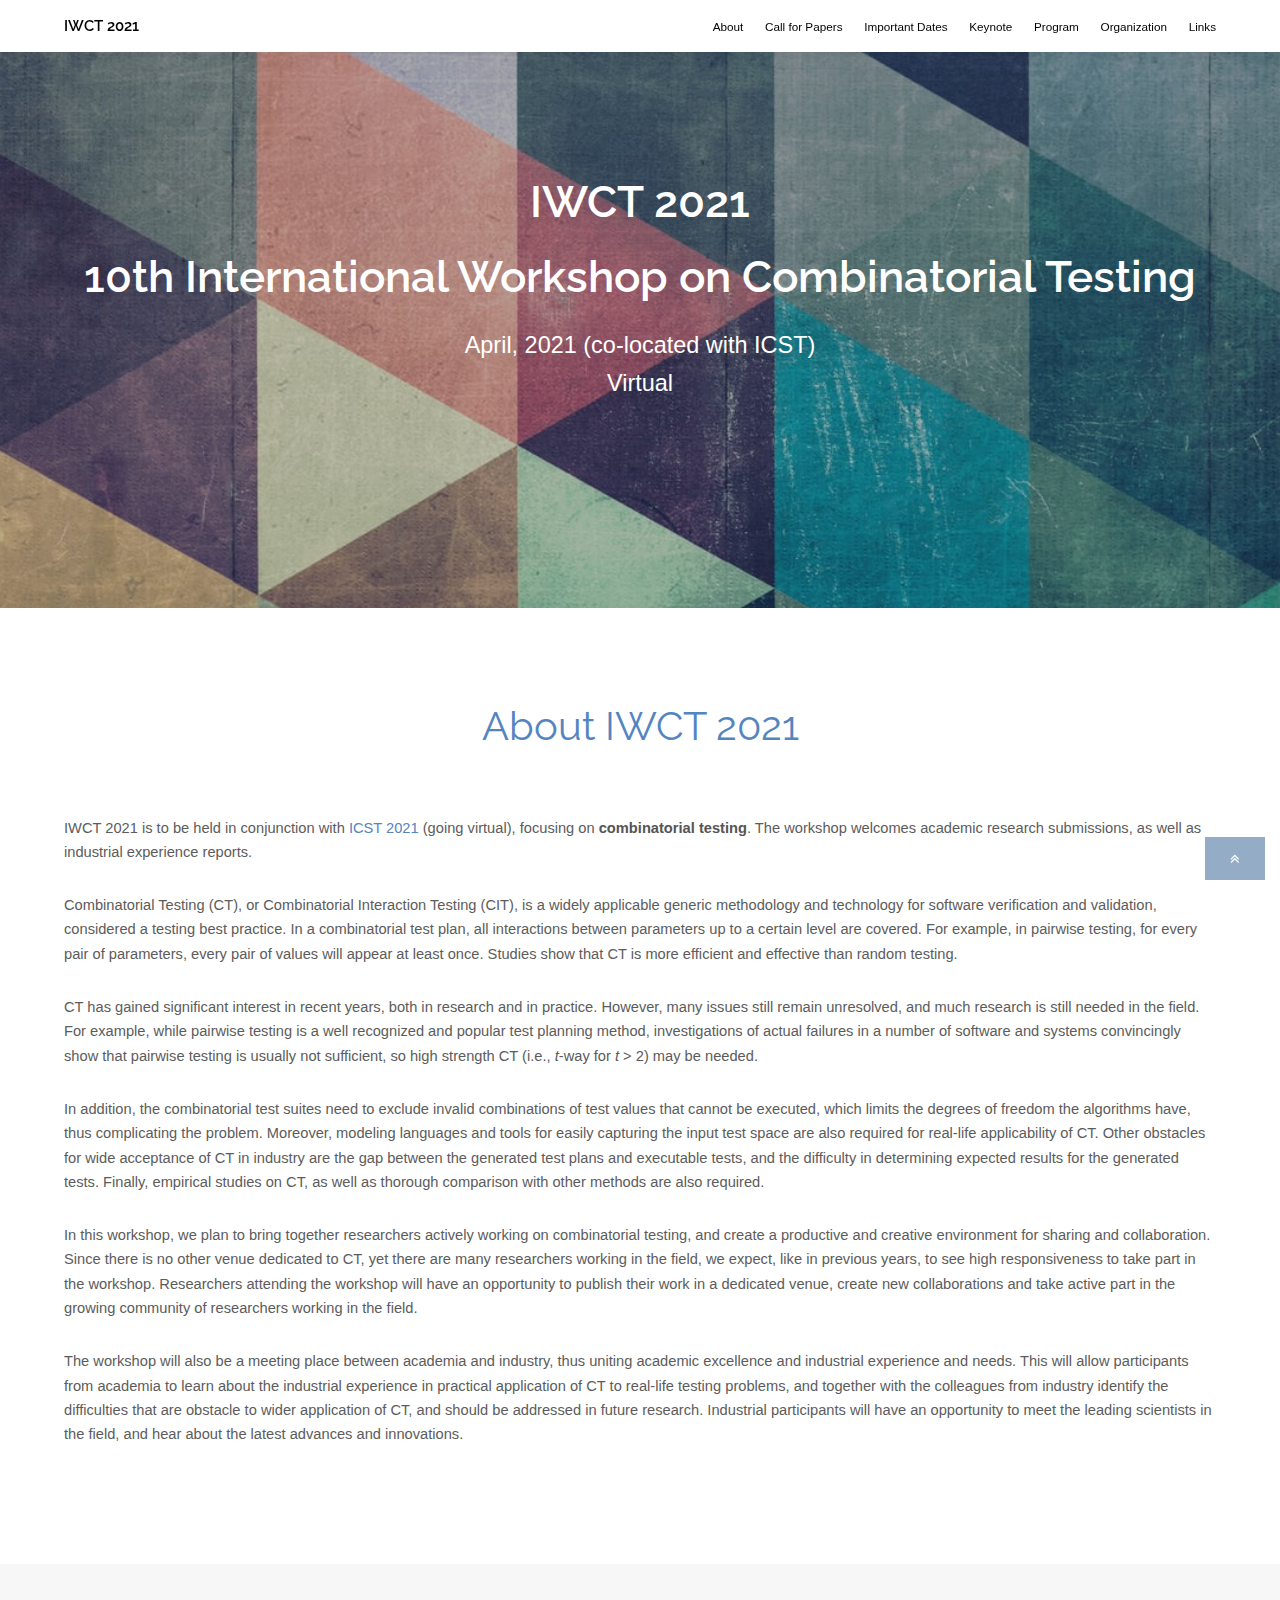
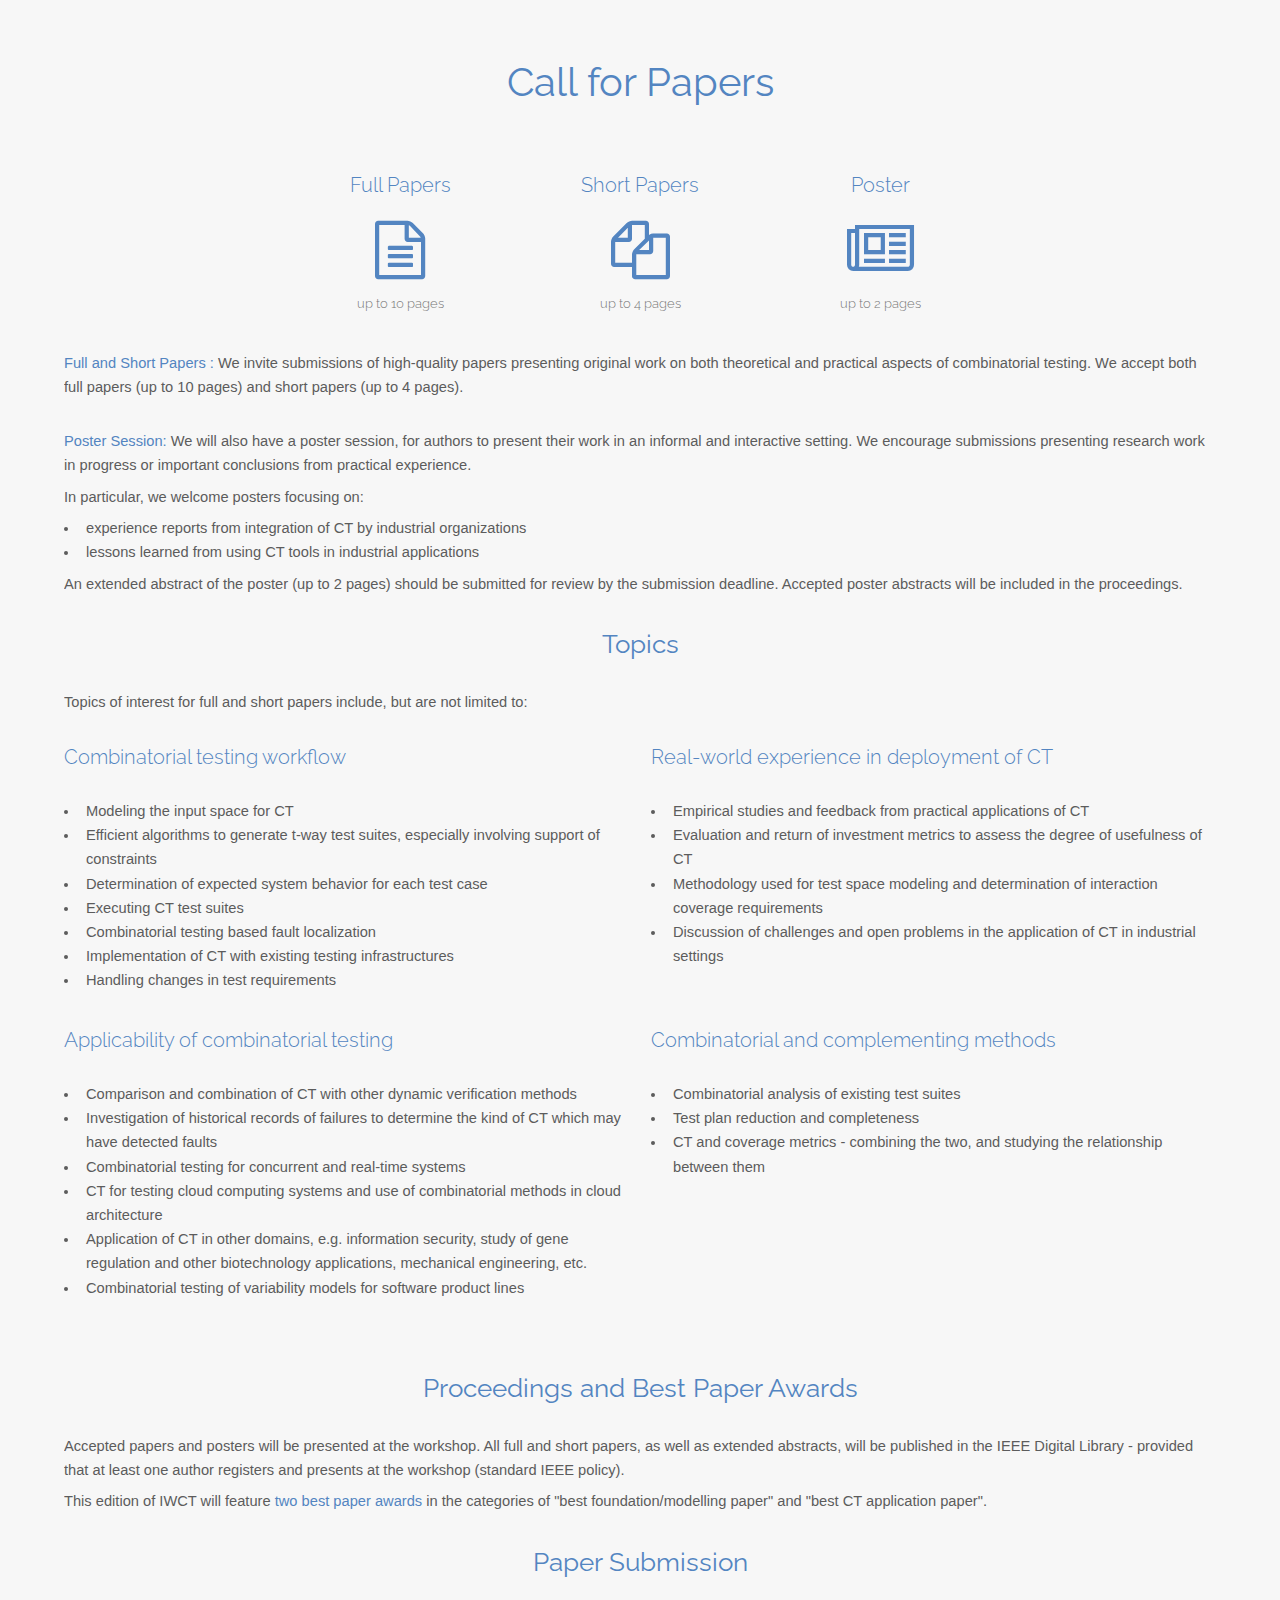
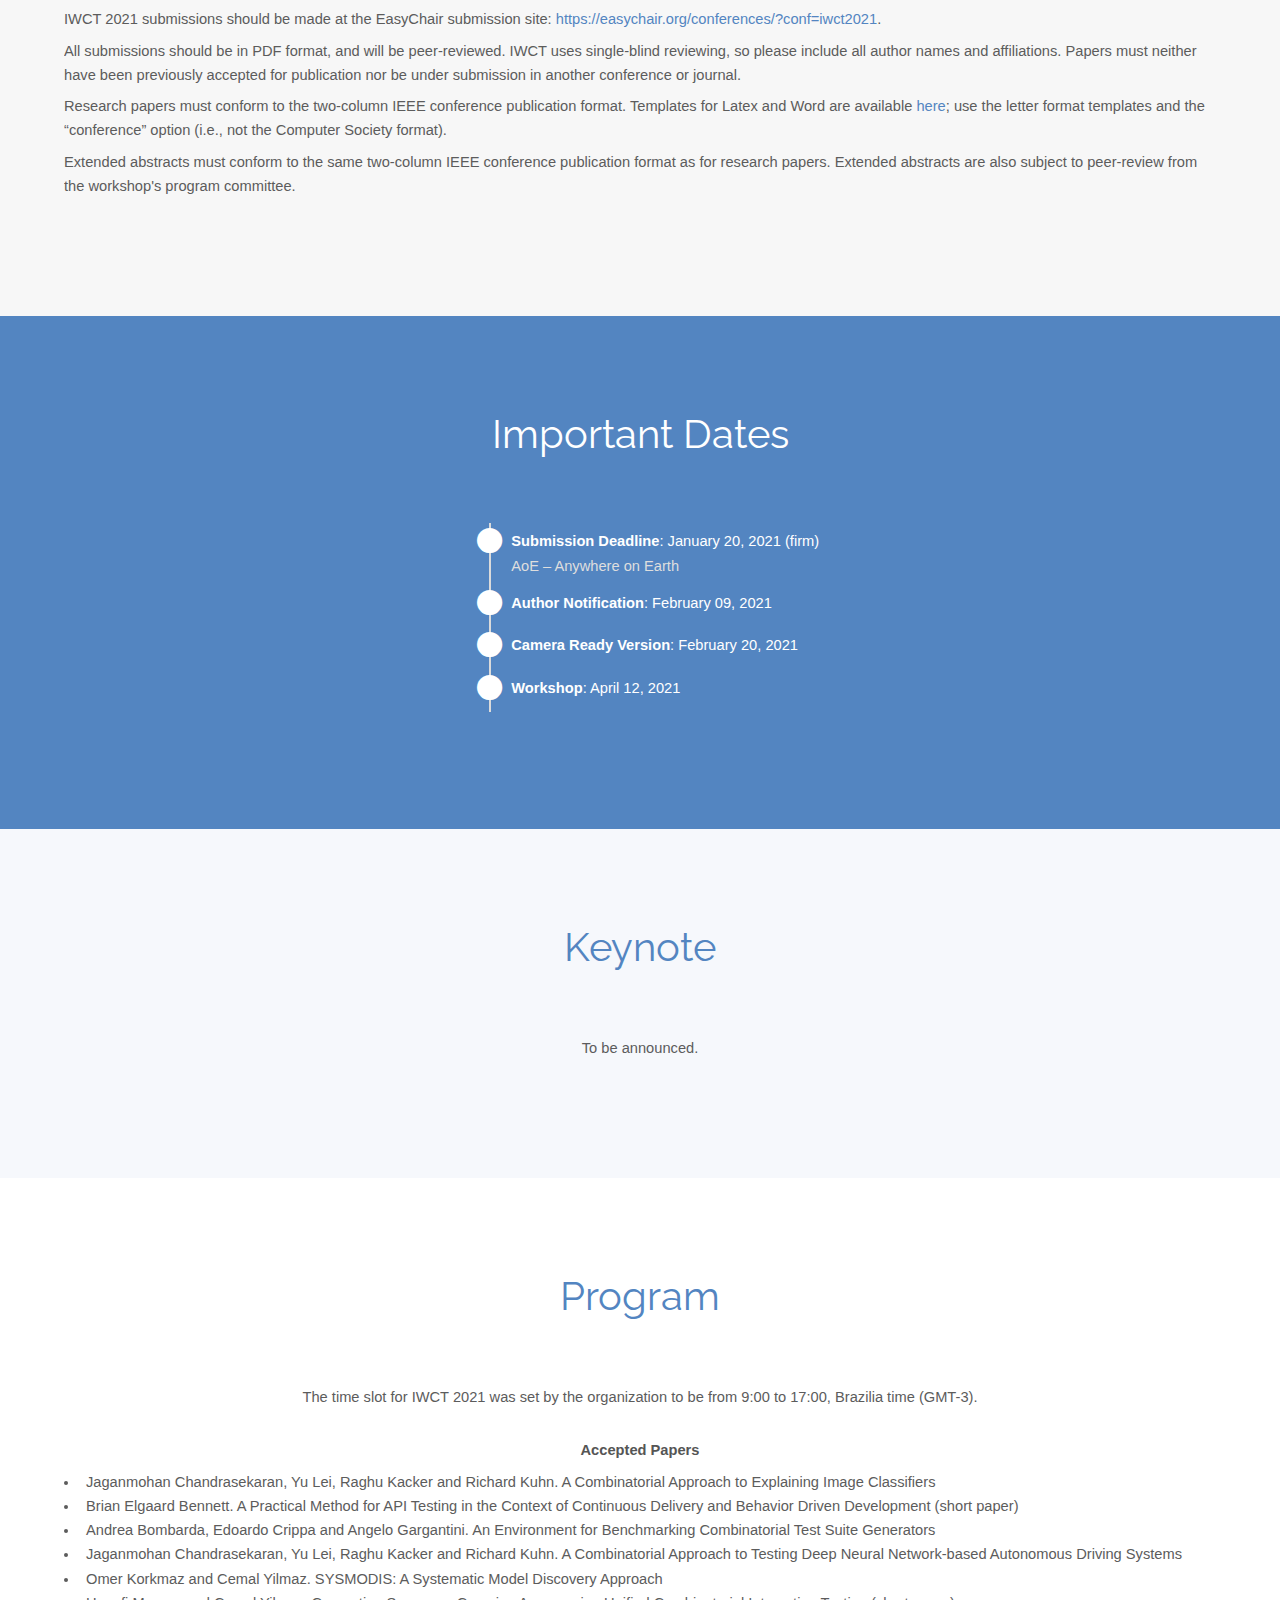
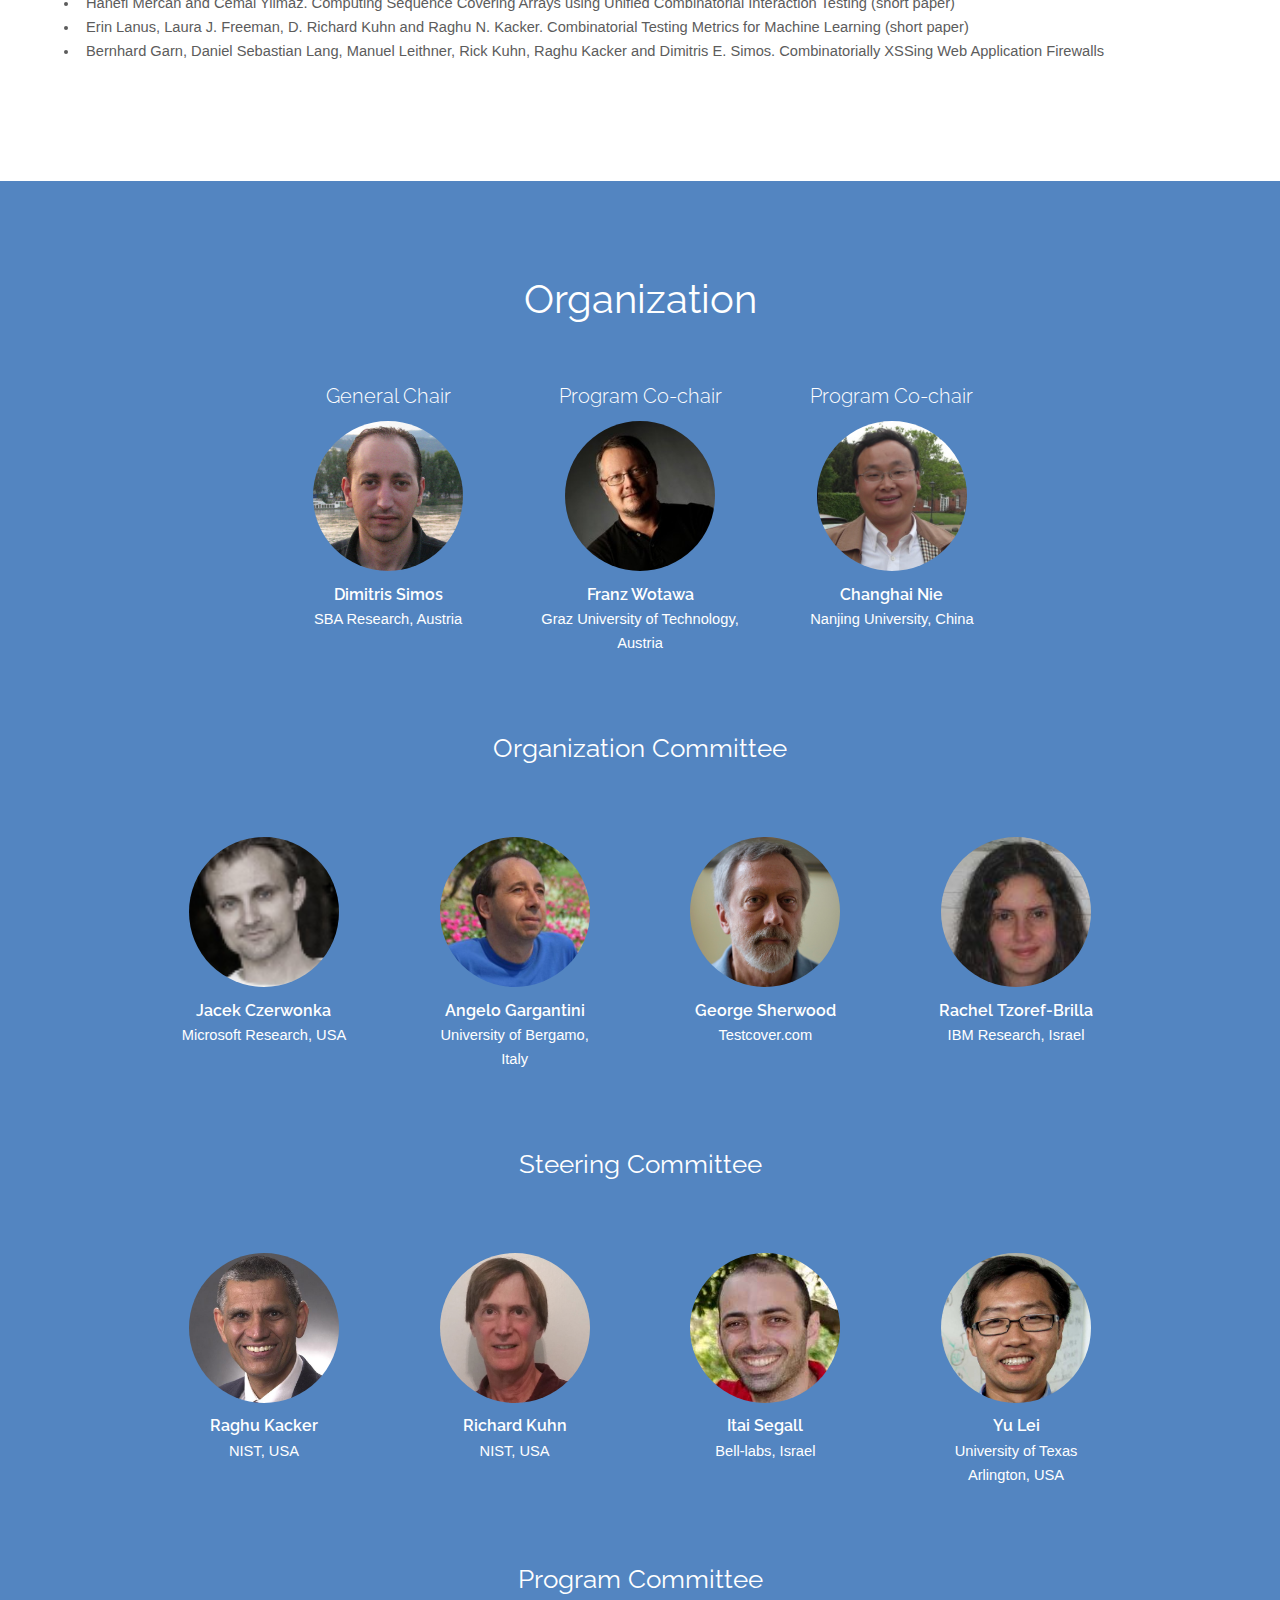
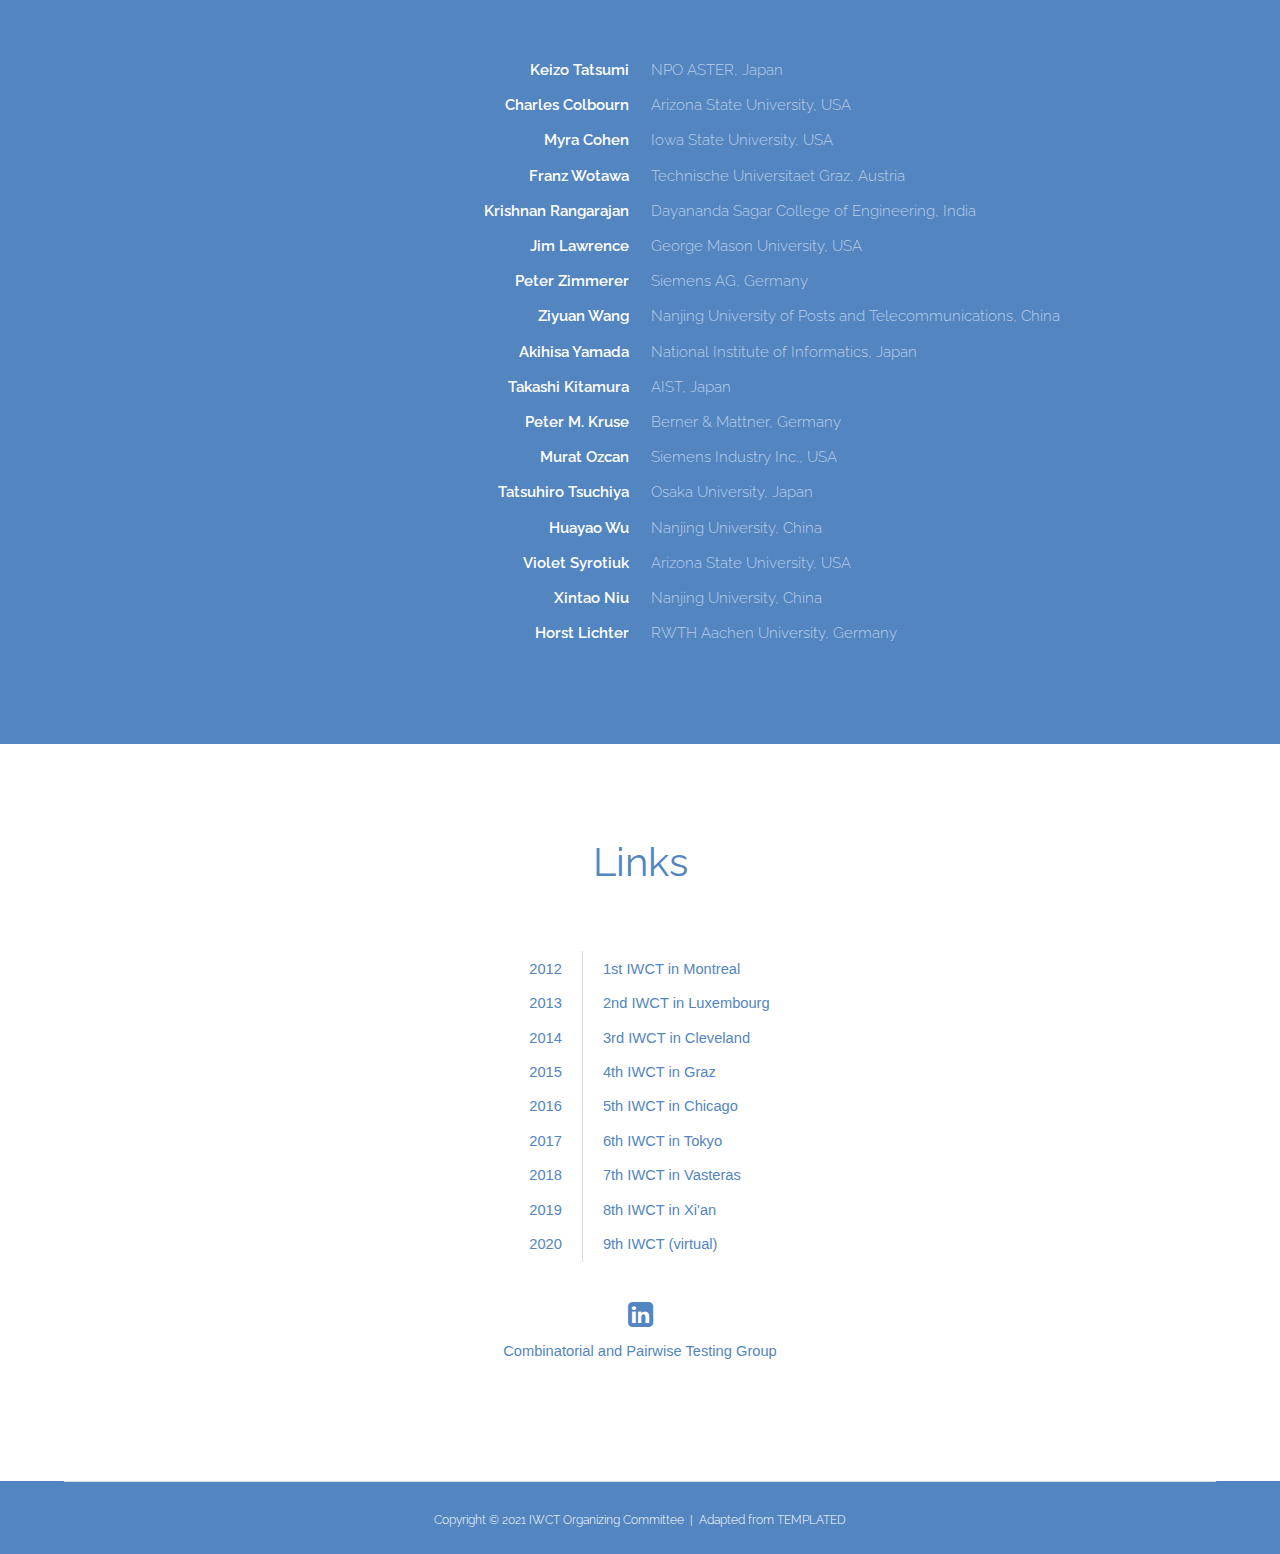
<file: iwct2021/index.html>
<!DOCTYPE HTML>

<html id="html">
<head>
  <title>IWCT 2021</title>
  <meta charset="utf-8"/>
  <meta name="viewport" content="width=device-width, initial-scale=1"/>
  <meta name="description" content="Website for the 9th International Workshop on Combinatorial Testing (IWCT 2021)."/>
  <meta name="keywords" content="combinatorial testing, pairwise testing, testing conference"/>
  <meta name="author" content="GIST"/>
  <link rel="stylesheet" href="assets/css/main.css"/>
  <link rel="stylesheet" href="assets/css/customised.css"/>
</head>
<body>

<!-- Header -->
<header id="header">
  <div class="inner">
    <a href="index.html" id="logo" class="logo">IWCT 2021</a>
    <nav id="nav">
      <a href="#Introduction">About</a>
      <a href="#CFP">Call for Papers</a>
      <a href="#IPD">Important Dates</a>
      <a href="#Keynote">Keynote</a>
      <a href="#Program">Program</a>
      <a href="#Committee">Organization</a>
      <a href="#Links">Links</a>
    </nav>
    <a href="#navPanel" class="navPanelToggle"><span class="fa fa-bars"></span></a>
  </div>
</header>

<!-- Banner -->
<section id="banner">
  <h1>IWCT 2021</h1>
  <h1>10th International Workshop on Combinatorial Testing</h1>
  <p>April, 2021 (co-located with <a href="https://icst2021.icmc.usp.br">ICST</a>)</p>
  <p>Virtual</p>
</section>

<!-- Introduction -->
<section id="Introduction" class="wrapper special">
  <div class="inner">
    <header class="align-center">
      <h2>About IWCT 2021</h2>
    </header>
    <div class="flex flex-2">
      <p>IWCT 2021 is to be held in conjunction with <a href="https://icst2021.icmc.usp.br">ICST 2021</a> (going virtual), focusing on
        <strong>combinatorial testing</strong>. The workshop welcomes academic research submissions, as well as
        industrial experience reports.</p>

      <p>Combinatorial Testing (CT), or Combinatorial Interaction Testing (CIT), is a widely applicable generic
        methodology and technology for software verification and validation, considered a testing best practice.
        In a combinatorial test plan, all interactions between parameters up to a certain level are covered.
        For example, in pairwise testing, for every pair of parameters, every pair of values will appear at least once.
        Studies show that CT is more efficient and effective than random testing.</p>

      <p>CT has gained significant interest in recent years, both in research and in practice. However, many issues
        still remain unresolved, and much research is still needed in the field. For example, while pairwise testing
        is a well recognized and popular test planning method, investigations of actual failures in a number of
        software and systems convincingly show that pairwise testing is usually not sufficient, so high strength CT
        (i.e., <i>t</i>-way for <i>t</i> > 2) may be needed.</p>

      <p>In addition, the combinatorial test suites need to exclude invalid combinations of test values that cannot be
        executed, which limits the degrees of freedom the algorithms have, thus complicating the problem. Moreover,
        modeling languages and tools for easily capturing the input test space are also required for real-life
        applicability of CT. Other obstacles for wide acceptance of CT in industry are the gap between the generated
        test plans and executable tests, and the difficulty in determining expected results for the generated tests.
        Finally, empirical studies on CT, as well as thorough comparison with other methods are also required.</p>

      <p>In this workshop, we plan to bring together researchers actively working on combinatorial testing, and create
        a productive and creative environment for sharing and collaboration. Since there is no other venue dedicated to
        CT, yet there are many researchers working in the field, we expect, like in previous years, to see high
        responsiveness to take part in the workshop. Researchers attending the workshop will have an opportunity to
        publish their work in a dedicated venue, create new collaborations and take active part in the growing
        community of researchers working in the field.</p>

      <p>The workshop will also be a meeting place between academia and industry, thus uniting academic excellence and
        industrial experience and needs. This will allow participants from academia to learn about the industrial
        experience in practical application of CT to real-life testing problems, and together with the colleagues
        from industry identify the difficulties that are obstacle to wider application of CT, and should be addressed
        in future research. Industrial participants will have an opportunity to meet the leading scientists
        in the field, and hear about the latest advances and innovations.</p>
    </div>
  </div>
</section>

<!--call for papers-->
<section id="CFP" class="wrapper special">
  <div class="inner">
    <header class="align-center">
      <h2> Call for Papers</h2>
    </header>

    <div class="flex flex-2">
      <div class="2u 12u$(medium)"></div>
      <div class="2u 12u$(medium)">
        <h3 class="downLittle">Full Papers</h3>
        <h1><i class="fa fa-file-text-o fa-4x" aria-hidden="true"></i></h1>
        <h5>up to 10 pages</h5>
      </div>
      <div class="2u 12u$(medium)">
        <h3 class="downLittle">Short Papers</h3>
        <h1><i class="fa fa-files-o fa-4x" aria-hidden="true"></i></h1>
        <h5>up to 4 pages</h5>
      </div>
      <div class="2u 12u$(medium)">
        <h3 class="downLittle">Poster</h3>
        <h1><i class="fa fa-newspaper-o fa-4x" aria-hidden="true"></i></h1>
        <h5>up to 2 pages</h5>
      </div>
      <div class="2u 12u$(medium)"></div>

      <div>
        <br>
        <p><strong>Full and Short Papers : </strong>We invite submissions of high-quality papers presenting original
          work on both theoretical and practical aspects of combinatorial testing. We accept both full papers (up to
          10 pages) and short papers (up to 4 pages).</p>
        <div class="one_paragraph">
          <p><strong>Poster Session:</strong> We will also have a poster session, for authors to present their work
            in an informal and interactive setting. We encourage submissions presenting research work in progress or
            important conclusions from practical experience.</p>
          <p class="full-width">In particular, we welcome posters focusing on:</p>
          <ul>
            <li>experience reports from integration of CT by industrial organizations</li>
            <li>lessons learned from using CT tools in industrial applications</li>
          </ul>
          <p>An extended abstract of the poster (up to 2 pages) should be submitted for review by the submission
            deadline. Accepted poster abstracts will be included in the proceedings.</p>
        </div>
      </div>

      <span class="align-center">
        <h2>Topics</h2>
        <p>Topics of interest for full and short papers include, but are not limited to:</p>
      </span>

      <div class="row">
        <div class="6u 12u$(medium)">
          <h3 class="float-left">Combinatorial testing workflow</h3>
          <ul class="fixHeight1">
            <li>Modeling the input space for CT</li>
            <li>Efficient algorithms to generate t-way test suites, especially involving support of constraints</li>
            <li>Determination of expected system behavior for each test case</li>
            <li>Executing CT test suites</li>
            <li>Combinatorial testing based fault localization</li>
            <li>Implementation of CT with existing testing infrastructures</li>
            <li>Handling changes in test requirements</li>
          </ul>
        </div>
        <div class="6u 12u$(medium)">
          <h3 class="float-left">Real-world experience in deployment of CT</h3>
          <ul class="fixHeight1">
            <li>Empirical studies and feedback from practical applications of CT</li>
            <li>Evaluation and return of investment metrics to assess the degree of usefulness of CT</li>
            <li>Methodology used for test space modeling and determination of interaction coverage requirements</li>
            <li>Discussion of challenges and open problems in the application of CT in industrial settings</li>
          </ul>
        </div>
        <div class="6u 12u$(medium)">
          <h3 class="float-left">Applicability of combinatorial testing</h3>
          <ul class="fixHeight2">
            <li>Comparison and combination of CT with other dynamic verification methods</li>
            <li>Investigation of historical records of failures to determine the kind of CT which may have detected
              faults
            </li>
            <li>Combinatorial testing for concurrent and real-time systems</li>
            <li>CT for testing cloud computing systems and use of combinatorial methods in cloud architecture</li>
            <li>Application of CT in other domains, e.g. information security, study of gene regulation and other
              biotechnology applications, mechanical engineering, etc.
            </li>
            <li>Combinatorial testing of variability models for software product lines</li>
          </ul>
        </div>
        <div class="6u 12u$(medium)">
          <h3 class="float-left">Combinatorial and complementing methods</h3>
          <ul class="fixHeight2">
            <li>Combinatorial analysis of existing test suites</li>
            <li>Test plan reduction and completeness</li>
            <li>CT and coverage metrics - combining the two, and studying the relationship between them</li>
          </ul>
        </div>
      </div>

      <span class="align-center">
        <h2>Proceedings and Best Paper Awards</h2>
      </span>
      <div class="one_paragraph">
        <p>Accepted papers and posters will be presented at the workshop. All full and short papers, as well as
          extended abstracts, will be published in the IEEE Digital Library - provided that at least one author
          registers and presents at the workshop (standard IEEE policy).</p>
        <p>This edition of IWCT will feature <strong>two best paper awards</strong> in the categories
          of "best foundation/modelling paper" and "best CT application paper".</p>
      </div>

      <span class="align-center">
        <h2>Paper Submission</h2>
      </span>

      <div class="one_paragraph">
        <p>IWCT 2021 submissions should be made at the EasyChair submission site:
          <a href="https://easychair.org/conferences/?conf=iwct2021">https://easychair.org/conferences/?conf=iwct2021</a>.
          <!--The paper category type (full paper, short paper or poster extended abstract) can be specified upon
          submission.-->
      	</p>

        <p>All submissions should be in PDF format, and will be peer-reviewed. IWCT uses single-blind reviewing, so
          please include all author names and affiliations. Papers must neither have been previously accepted for
          publication nor be under submission in another conference or journal.</p>

        <p>Research papers must conform to the two-column IEEE conference publication format. Templates for Latex and
          Word are available <a
              href="http://www.ieee.org/conferences_events/conferences/publishing/templates.html">here</a>;
          use the letter format templates and the “conference” option (i.e., not the Computer Society format).</p>

        <p>Extended abstracts must conform to the same two-column IEEE conference publication format as for research
          papers. Extended abstracts are also subject to peer-review from the workshop's program committee.</p>
      </div>

    </div>
  </div>
</section>

<!-- Important Date -->
<section id="IPD" class="wrapper style1 special">
  <div class="inner">
    <header>
      <h2>Important Dates</h2>
    </header>

    <div id="table1">
      <div class="table-wrapper">
        <table class="alt date-table" width="100%">
          <tbody>
          <tr>
            <td></td>
            <td class="td2"><span class="circleDisplay"><i class="fa fa-circle fa-2x" aria-hidden="true"></i></span>
              <b>Submission Deadline</b>: January 20, 2021 (firm)<br>
              <a href="https://www.timeanddate.com/time/zones/aoe">AoE – Anywhere on Earth</a>
            </td>
          </tr>
          <tr>
            <td></td>
            <td class="td2"><span class="circleDisplay"><i class="fa fa-circle fa-2x" aria-hidden="true"></i></span>
              <b>Author Notification</b>: February 09, 2021
            </td>
          </tr>
          <tr>
            <td></td>
            <td class="td2"><span class="circleDisplay"><i class="fa fa-circle fa-2x" aria-hidden="true"></i></span>
              <b>Camera Ready Version</b>: February 20, 2021
            </td>
          </tr>
          <tr>
            <td></td>
            <td class="td2"><span class="circleDisplay"><i class="fa fa-circle fa-2x" aria-hidden="true"></i></span>
              <b>Workshop</b>: April 12, 2021<br>
            </td>
          </tr>
          </tbody>
        </table>
      </div>
    </div>

  </div>
</section>

<!-- Keynote -->
<section id="Keynote" class="wrapper style2 special">
  <div class="inner">
    <header>
      <h2>Keynote</h2>
    </header>

    <div class="flex flex-2">
      <div class="to-center">
        <p>To be announced.</p>
      </div>
    </div>
  </div>
</section>


<!-- Program -->
<section id="Program" class="wrapper special">
  <div class="inner">
    <header class="align-center">
      <h2>Program</h2>
    </header>

    <div class="flex flex-2">
      <div class="to-center">
        <p>The time slot for IWCT 2021 was set by the organization to be from 9:00 to 17:00, Brazilia time (GMT-3).</p>
        
        <p><strong>Accepted Papers</strong></p>
        <ul>
	      	<li>Jaganmohan Chandrasekaran, Yu Lei, Raghu Kacker and Richard Kuhn. A Combinatorial Approach to Explaining Image Classifiers</li>
  	    	<li>Brian Elgaard Bennett. A Practical Method for API Testing in the Context of Continuous Delivery and Behavior Driven Development (short paper)</li>
  	    	<li>Andrea Bombarda, Edoardo Crippa and Angelo Gargantini. An Environment for Benchmarking Combinatorial Test Suite Generators</li>
  	    	<li>Jaganmohan Chandrasekaran, Yu Lei, Raghu Kacker and Richard Kuhn. A Combinatorial Approach to Testing Deep Neural Network-based Autonomous Driving Systems</li>
  	    	<li>Omer Korkmaz and Cemal Yilmaz. SYSMODIS: A Systematic Model Discovery Approach</li>
  	    	<li>Hanefi Mercan and Cemal Yilmaz. Computing Sequence Covering Arrays using Unified Combinatorial Interaction Testing (short paper)</li>
  	    	<li>Erin Lanus, Laura J. Freeman, D. Richard Kuhn and Raghu N. Kacker. Combinatorial Testing Metrics for Machine Learning (short paper)</li>
  	    	<li>Bernhard Garn, Daniel Sebastian Lang, Manuel Leithner, Rick Kuhn, Raghu Kacker and Dimitris E. Simos. Combinatorially XSSing Web Application Firewalls</li>
    	  </ul>
      </div>
    </div>

  </div>
</section>

<!-- Organisation & Committee-->
<section id="Committee" class="wrapper style1 special">
  <div class="inner">
    <header>
      <h2>Organization</h2>
    </header>

    <div class="flex flex-3 chairs-group">
      <div class="box person">
        <h3>General Chair</h3>
        <div class="image round">
          <a href="https://matris.sba-research.org/team/dsimos/"><img src="images/simos.jpg"/></a>
        </div>
        <h4><a href="https://matris.sba-research.org/team/dsimos/"><strong>Dimitris Simos</strong></a></h4>
        <p>SBA Research, Austria</p>
      </div>

      <div class="box person">
        <h3>Program Co-chair</h3>
        <div class="image round">
          <a href="http://www.ist.tugraz.at/staff/wotawa/"><img src="images/wotawa.jpeg"/></a>
        </div>
        <h4><a href="http://www.ist.tugraz.at/staff/wotawa/">
          <strong>Franz Wotawa</strong></a></h4>
          <p>Graz University of Technology, Austria</p>
      </div>

      <div class="box person">
        <h3>Program Co-chair</h3>
        <div class="image round">
          <a href="http://gist.nju.edu.cn/~changhai/"><img src="images/nie.png"/></a>
        </div>
        <h4><a href="http://gist.nju.edu.cn/~changhai/"><strong>Changhai Nie</strong></a></h4>
        <p>Nanjing University, China</p>
      </div>
    </div>

    <h2>Organization Committee</h2>
    <div class="flex flex-4">
      <div class="box person">
        <div class="image round">
          <a href="https://www.microsoft.com/en-us/research/people/jacekcz/?from=http%3A%2F%2Fresearch.microsoft.com%2Fen-us%2Fpeople%2Fjacekcz%2F">
            <img src="images/czerwonka.png"/></a>
        </div>
        <h4><a
            href="https://www.microsoft.com/en-us/research/people/jacekcz/?from=http%3A%2F%2Fresearch.microsoft.com%2Fen-us%2Fpeople%2Fjacekcz%2F">
          <strong>Jacek Czerwonka</strong></a></h4>
        <p>Microsoft Research, USA</p>
      </div>

      <div class="box person">
        <div class="image round">
          <a href="https://cs.unibg.it/gargantini/"><img src="images/gargantini.jpg"/></a>
        </div>
        <h4><a href="https://cs.unibg.it/gargantini/"><strong>Angelo Gargantini</strong></a></h4>
        <p>University of Bergamo, Italy</p>
      </div>

      <div class="box person">
        <div class="image round">
          <a href="https://www.linkedin.com/pub/george-sherwood/9/b4b/61b/"><img src="images/sherwood.jpg"/></a>
        </div>
        <h4><a href="https://www.linkedin.com/pub/george-sherwood/9/b4b/61b/"><strong>George Sherwood</strong></a></h4>
        <p>Testcover.com</p>
      </div>

      <div class="box person">
        <div class="image round">
          <a href="http://researcher.watson.ibm.com/researcher/view.php?person=il-RACHELT"><img
              src="images/tzoref.jpg"/></a>
        </div>
        <h4><a href="http://researcher.watson.ibm.com/researcher/view.php?person=il-RACHELT">
          <strong>Rachel Tzoref-Brilla</strong></a>
        </h4>
        <p>IBM Research, Israel</p>
      </div>
    </div>


    <h2>Steering Committee</h2>
    <div class="flex flex-4">
      <div class="box person">
        <div class="image round">
          <a href="https://math.nist.gov/~RKacker/"><img src="images/kacker.png"/></a>
        </div>
        <h4><a href="https://math.nist.gov/~RKacker/"><strong>Raghu Kacker</strong></a></h4>
        <p>NIST, USA</p>
      </div>

      <div class="box person">
        <div class="image round">
          <a href="http://csrc.nist.gov/staff/Kuhn/kuhn_rick.html"><img src="images/kuhn.jpg"/></a>
        </div>
        <h4><a href="http://csrc.nist.gov/staff/Kuhn/kuhn_rick.html"><strong>Richard Kuhn</strong></a></h4>
        <p>NIST, USA</p>
      </div>

      <div class="box person">
        <div class="image round">
          <a href="https://www.bell-labs.com/usr/itai.segall"><img src="images/segall.jpg"/></a>
        </div>
        <h4><a href="https://www.bell-labs.com/usr/itai.segall"><strong>Itai Segall</strong></a></h4>
        <p>Bell-labs, Israel</p>
      </div>

      <div class="box person">
        <div class="image round">
          <a href="http://ranger.uta.edu/~ylei/"><img src="images/lei.jpg"/></a>
        </div>
        <h4><a href="http://ranger.uta.edu/~ylei/"><strong>Yu Lei</strong></a></h4>
        <p>University of Texas Arlington, USA</p>
      </div>
    </div>


    <h2>Program Committee</h2>
    <div class="marginTopDiv">
      <div class="row marginBottomDiv">
        <div class="6u float-right-div">
          <strong>Keizo Tatsumi</strong>
        </div>
        <div class="6u float-left-div">
          NPO ASTER, Japan
        </div>
      </div>
      <div class="row marginBottomDiv">
        <div class="6u float-right-div">
          <strong>Charles Colbourn</strong>
        </div>
        <div class="6u float-left-div">
          Arizona State University, USA
        </div>
      </div>
      <div class="row marginBottomDiv">
        <div class="6u float-right-div">
          <strong>Myra Cohen</strong>
        </div>
        <div class="6u float-left-div">
          Iowa State University, USA
        </div>
      </div>
      <div class="row marginBottomDiv">
        <div class="6u float-right-div">
          <strong>Franz Wotawa</strong>
        </div>
        <div class="6u float-left-div">
          Technische Universitaet Graz, Austria
        </div>
      </div>
      <div class="row marginBottomDiv">
        <div class="6u float-right-div">
          <strong>Krishnan Rangarajan</strong>
        </div>
        <div class="6u float-left-div">
          Dayananda Sagar College of Engineering, India
        </div>
      </div>
      <div class="row marginBottomDiv">
        <div class="6u float-right-div">
          <strong>Jim Lawrence</strong>
        </div>
        <div class="6u  float-left-div">
          George Mason University, USA
        </div>
      </div>
      <div class="row marginBottomDiv">
        <div class="6u float-right-div">
          <strong>Peter Zimmerer</strong>
        </div>
        <div class="6u float-left-div">
          Siemens AG, Germany
        </div>
      </div>
      <div class="row marginBottomDiv">
        <div class="6u float-right-div">
          <strong>Ziyuan Wang</strong>
        </div>
        <div class="6u float-left-div">
          Nanjing University of Posts and Telecommunications, China
        </div>
      </div>
      <div class="row marginBottomDiv">
        <div class="6u float-right-div">
          <strong>Akihisa Yamada</strong>
        </div>
        <div class="6u float-left-div">
          National Institute of Informatics, Japan
        </div>
      </div>
      <div class="row marginBottomDiv">
        <div class="6u  float-right-div">
          <strong>Takashi Kitamura</strong>
        </div>
        <div class="6u  float-left-div">
          AIST, Japan
        </div>
      </div>
      <div class="row marginBottomDiv">
        <div class="6u  float-right-div">
          <strong>Peter M. Kruse</strong>
        </div>
        <div class="6u  float-left-div">
          Berner & Mattner, Germany
        </div>
      </div>
      <div class="row marginBottomDiv">
        <div class="6u  float-right-div">
          <strong>Murat Ozcan</strong>
        </div>
        <div class="6u  float-left-div">
          Siemens Industry Inc., USA
        </div>
      </div>
      <div class="row marginBottomDiv">
        <div class="6u  float-right-div">
          <strong>Tatsuhiro Tsuchiya</strong>
        </div>
        <div class="6u  float-left-div">
          Osaka University, Japan
        </div>
      </div>
      <div class="row marginBottomDiv">
        <div class="6u  float-right-div">
          <strong>Huayao Wu</strong>
        </div>
        <div class="6u  float-left-div">
          Nanjing University, China
        </div>
      </div>
      <div class="row marginBottomDiv">
        <div class="6u  float-right-div">
          <strong>Violet Syrotiuk</strong>
        </div>
        <div class="6u  float-left-div">
          Arizona State University, USA
        </div>
      </div>
      <div class="row marginBottomDiv">
        <div class="6u  float-right-div">
          <strong>Xintao Niu</strong>
        </div>
        <div class="6u  float-left-div">
          Nanjing University, China
        </div>
      </div>
      <div class="row marginBottomDiv">
        <div class="6u  float-right-div">
          <strong>Horst Lichter</strong>
        </div>
        <div class="6u  float-left-div">
          RWTH Aachen University, Germany
        </div>
      </div>
    </div>
  </div>
</section>

<!--Links-->
<section id="Links" class="wrapper special">
  <div class="inner">
    <header>
      <h2>Links</h2>
    </header>

    <div class="table-wrapper">
      <table class="link-table">
        <tbody>
        <tr>
          <td>2012</td>
          <td class="td2"><a href="http://www.research.ibm.com/haifa/Workshops/ct2012/" target="_blank">1st IWCT in
            Montreal</a></td>
        </tr>
        <tr>
          <td>2013</td>
          <td class="td2"><a href="http://www.research.ibm.com/haifa/Workshops/iwct2013/" target="_blank">2nd IWCT in
            Luxembourg</a></td>
        </tr>
        <tr>
          <td>2014</td>
          <td class="td2"><a href="http://www.research.ibm.com/haifa/Workshops/iwct2014/" target="_blank">3rd IWCT in
            Cleveland</a></td>
        </tr>
        <tr>
          <td>2015</td>
          <td class="td2"><a href="http://iwct2015.unibg.it/" target="_blank">4th IWCT in Graz</a></td>
        </tr>
        <tr>
          <td>2016</td>
          <td class="td2"><a href="http://iwct2016.unibg.it/" target="_blank">5th IWCT in Chicago</a></td>
        </tr>
        <tr>
          <td>2017</td>
          <td class="td2"><a href="http://iwct2017.sba-research.org/" target="_blank">6th IWCT in Tokyo</a></td>
        </tr>
        <tr>
          <td>2018</td>
          <td class="td2"><a href="https://iwct2018.sba-research.org/" target="_blank">7th IWCT in Vasteras</a></td>
        </tr>
        <tr>
          <td>2019</td>
          <td class="td2"><a href="https://iwct2019.sba-research.org/" target="_blank">8th IWCT in Xi'an</a></td>
        </tr>
        <tr>
          <td>2020</td>
          <td class="td2"><a href="http://gist.nju.edu.cn/iwct2020" target="_blank">9th IWCT (virtual)</a></td>
        </tr>
        </tbody>
      </table>
    </div>

    <p>
      <span class="icon fa-linkedin-square fa-2x"></span><br>
      <span><a href="https://www.linkedin.com/groups?home=&gid=4243185&trk=anet_ug_hm">Combinatorial and Pairwise Testing Group</a></span>
    </p>
  </div>
</section>


<!-- Footer -->
<footer id="footer">
  <div class="inner">
    <div class="flex">
      <div class="copyright">
        Copyright &copy; 2021 IWCT Organizing Committee&nbsp;&nbsp;|&nbsp;&nbsp;Adapted from <a
          href="https://templated.co">TEMPLATED</a>
      </div>
    </div>
  </div>
</footer>

<!--back to top Button-->
<a id="topBtn" href="#html">
  <button type="submit" value="Search" class="button special"><i class="fa fa-angle-double-up"></i></button>
</a>

<!-- Scripts-->
<script src="assets/js/jquery.min.js"></script>
<script src="assets/js/skel.min.js"></script>
<script src="assets/js/util.js"></script>
<script src="assets/js/main.js"></script>
<script src="assets/js/index.js"></script>
</body>
</html>
</file>
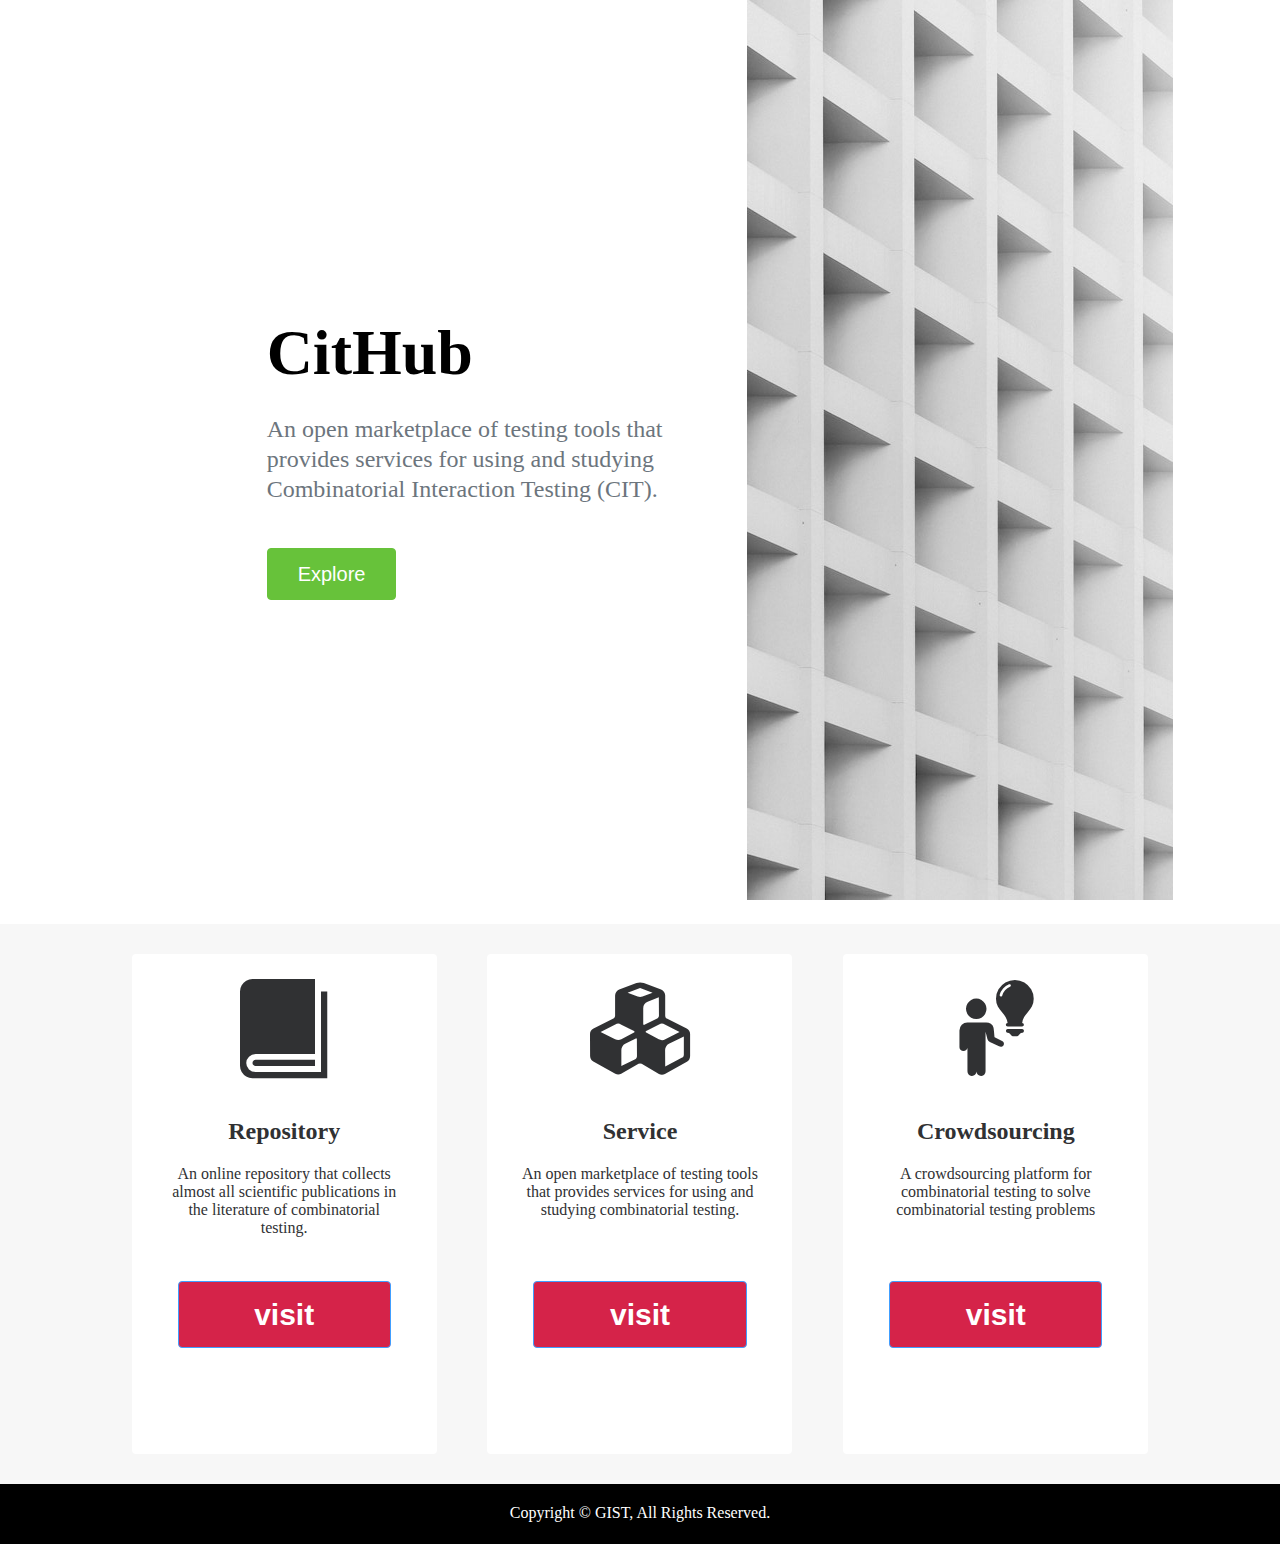
<file: cithub/Old_Cithub/index.html>
<!DOCTYPE html><html lang="en"><head><meta charset="utf-8"><meta http-equiv="X-UA-Compatible" content="IE=edge"><meta name="viewport" content="width=device-width,initial-scale=1"><link rel="icon" href="favicon.ico"><title>Welcome to Element Plus</title><link href="css/app.27e82efa.css" rel="preload" as="style"><link href="css/chunk-vendors.3bd1b728.css" rel="preload" as="style"><link href="js/app.b286145e.js" rel="preload" as="script"><link href="js/chunk-vendors.fc3b4fed.js" rel="preload" as="script"><link href="css/chunk-vendors.3bd1b728.css" rel="stylesheet"><link href="css/app.27e82efa.css" rel="stylesheet"></head><body><noscript><strong>We're sorry but element-plus-starter doesn't work properly without JavaScript enabled. Please enable it to continue.</strong></noscript><div id="app"></div><script src="js/chunk-vendors.fc3b4fed.js"></script><script src="js/app.b286145e.js"></script></body></html>
</file>
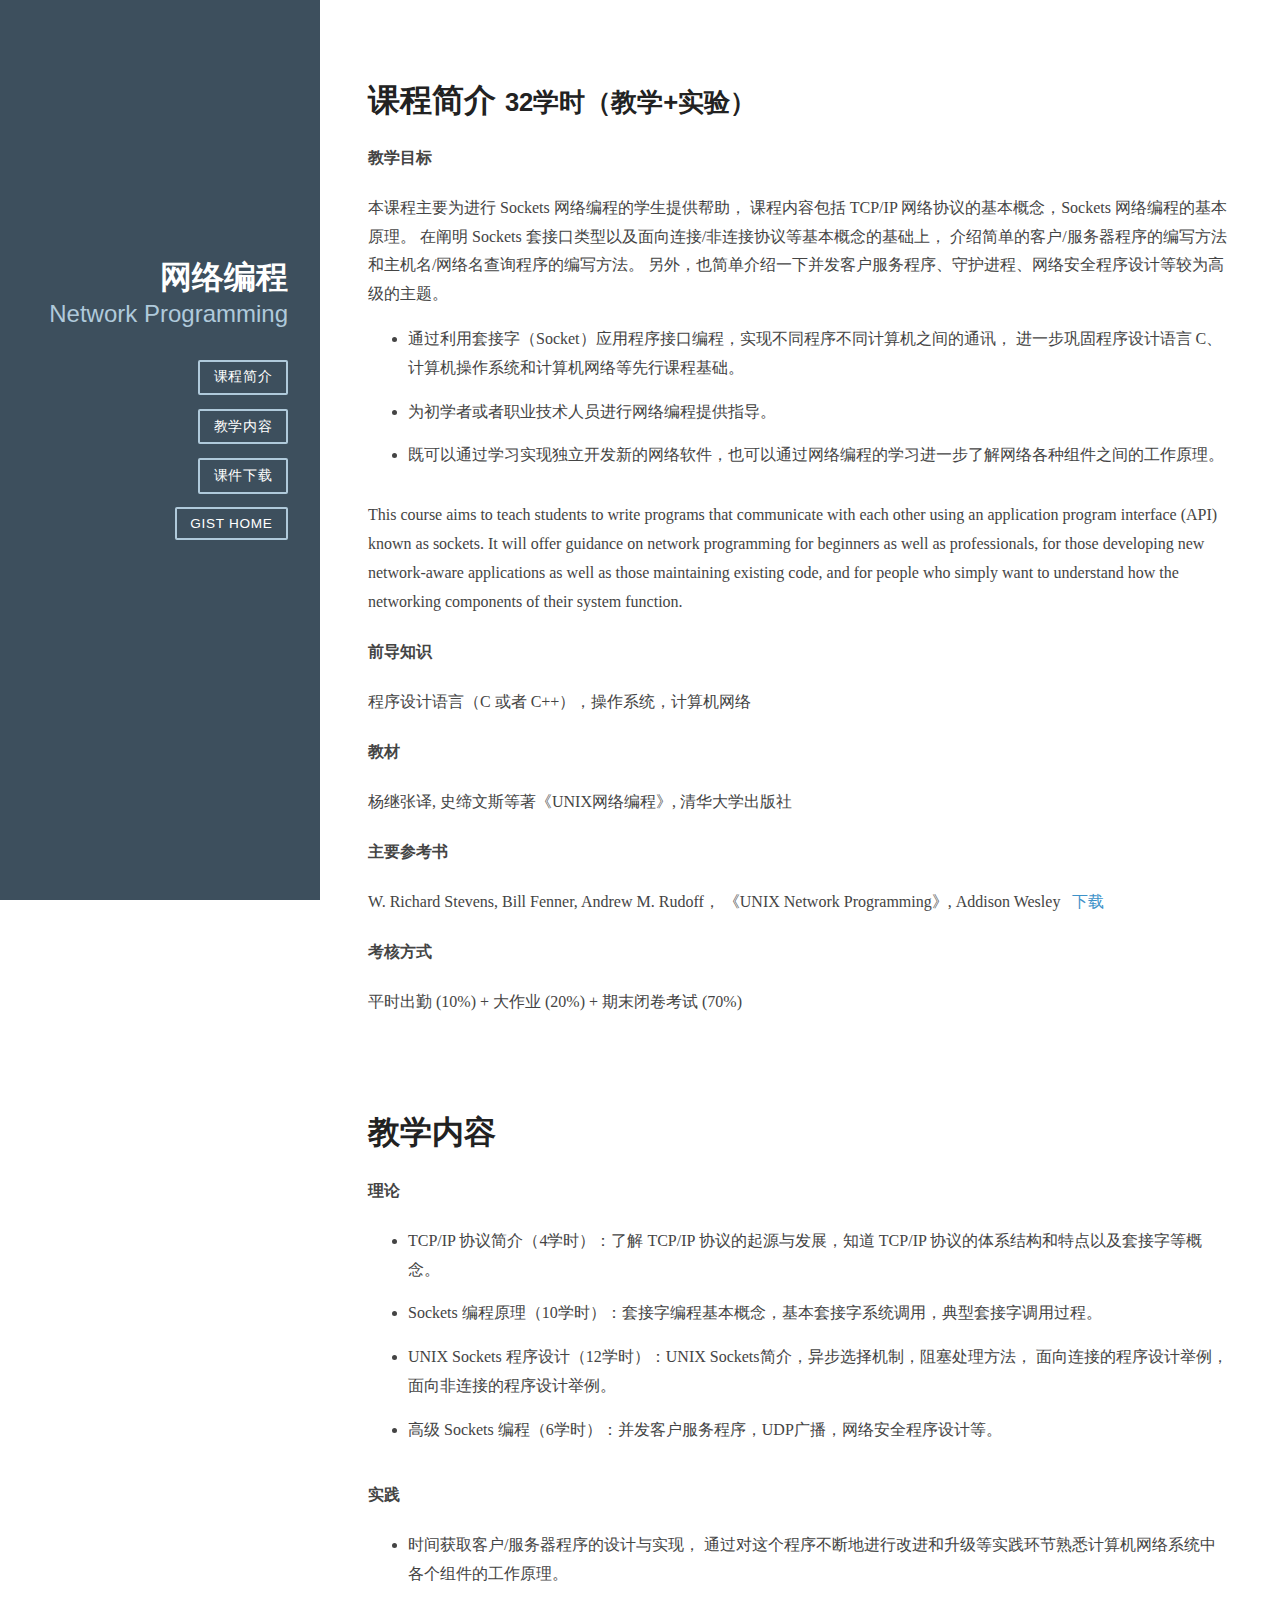
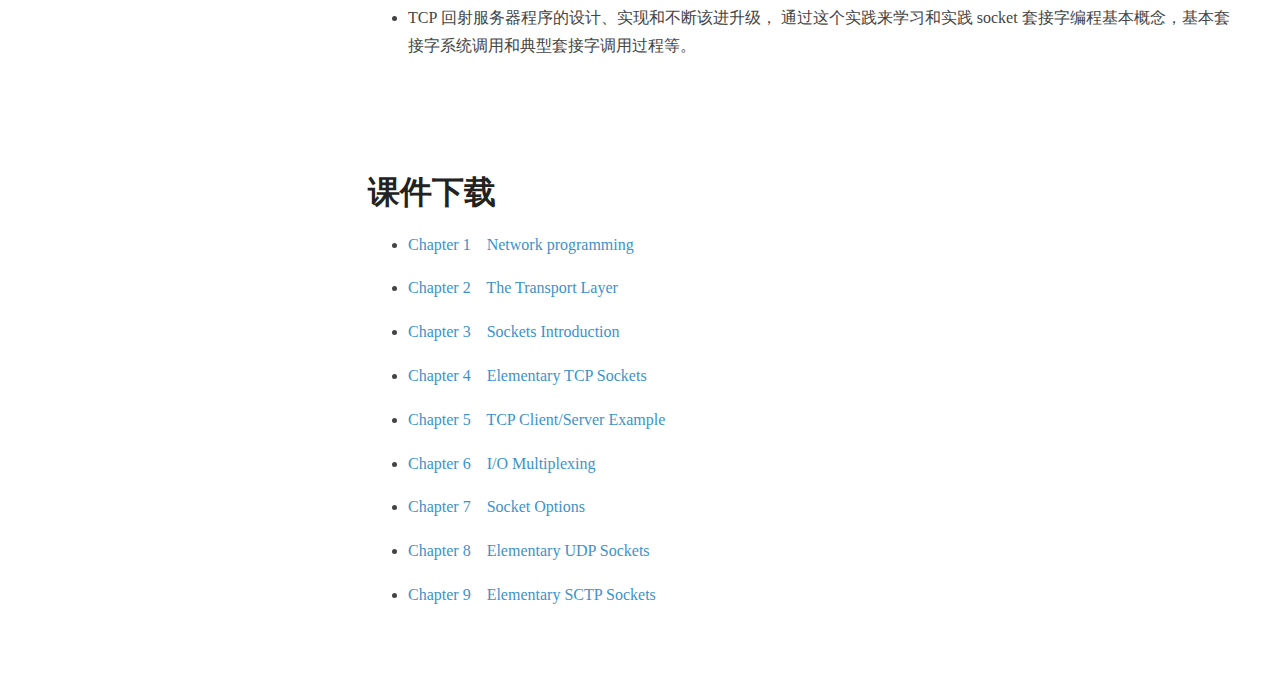
<file: course/network/index.html>
<!doctype html>
<html lang="zh-cmn-Hans">
<head>
    <meta charset="utf-8">
    <meta name="viewport" content="width=device-width, initial-scale=1.0">
    <meta name="description" content="network programming course">

    <title>网络编程</title>
    <link rel="stylesheet" href="./css/pure.min.css">

    <!--[if lte IE 8]>
        <link rel="stylesheet" href="./css/blog-old-ie.css">
    <![endif]-->
    <!--[if gt IE 8]><!-->
        <link rel="stylesheet" href="./css/blog.css">
    <!--<![endif]-->
    <style>
        .my-list > li {
            padding-bottom: 15px;
        }
        .my-head {
            padding-top: 20px ;
        }
    </style>
</head>
<body>
<div id="layout" class="pure-g">
    <div class="sidebar pure-u-1 pure-u-md-1-4">
        <div class="header">
            <h1 class="brand-title">网络编程</h1>
            <h2 class="brand-tagline">Network Programming</h2>
            <br>

            <nav class="nav">
                <ul class="nav-list">
                    <li class="nav-item"><a class="pure-button" href="#top">课程简介</a></li>
                    <li class="nav-item"><a class="pure-button" href="#content">教学内容</a></li>
                    <li class="nav-item"><a class="pure-button" href="#download">课件下载</a></li>
                    <li class="nav-item"><a class="pure-button" href="http://gist.nju.edu.cn">GIST HOME</a></li>
                </ul>
            </nav>
        </div>
    </div>


    <div class="content pure-u-1 pure-u-md-3-4">
        <div class="posts">
            <section id="top" class="post my-head">
                <header class="post-header">
                    <h2 class="post-title">课程简介 <small>32学时（教学+实验）</small></h2>
                </header>

                <div class="post-description">
                    <h4>教学目标</h4>
                    <p>本课程主要为进行 Sockets 网络编程的学生提供帮助，
                        课程内容包括 TCP/IP 网络协议的基本概念，Sockets 网络编程的基本原理。
                        在阐明 Sockets 套接口类型以及面向连接/非连接协议等基本概念的基础上，
                        介绍简单的客户/服务器程序的编写方法和主机名/网络名查询程序的编写方法。
                        另外，也简单介绍一下并发客户服务程序、守护进程、网络安全程序设计等较为高级的主题。</p>

                    <ul class="my-list">
                        <li>通过利用套接字（Socket）应用程序接口编程，实现不同程序不同计算机之间的通讯，
                            进一步巩固程序设计语言 C、计算机操作系统和计算机网络等先行课程基础。</li>
                        <li>为初学者或者职业技术人员进行网络编程提供指导。</li>
                        <li>既可以通过学习实现独立开发新的网络软件，也可以通过网络编程的学习进一步了解网络各种组件之间的工作原理。</li>
                    </ul>

                    <p>This course aims to teach students to write programs that communicate with each other using
                        an application program interface (API) known as sockets. It will offer guidance on network
                        programming for beginners as well as professionals, for those developing new network-aware
                        applications as well as those maintaining existing code, and for people who simply want
                        to understand how the networking components of their system function.</p>


                    <h4>前导知识</h4>
                    <p>程序设计语言（C 或者 C++），操作系统，计算机网络</p>

                    <h4>教材</h4>
                    <p>杨继张译, 史缔文斯等著《UNIX网络编程》, 清华大学出版社</p>

                    <h4>主要参考书</h4>
                    <p>W. Richard Stevens, Bill Fenner, Andrew M. Rudoff，
                        《UNIX Network Programming》, Addison Wesley&nbsp;&nbsp;
                        <a href="./file/UNIX.Network.Programming.chm">下载</a></p>

                    <h4>考核方式</h4>
                    <p>平时出勤 (10%) + 大作业 (20%) + 期末闭卷考试 (70%)</p>
                </div>
            </section>


            <section id="content" class="post my-head">
                <header class="post-header">
                    <h2 class="post-title">教学内容</h2>
                </header>

                <div class="post-description">
                    <h4>理论</h4>
                    <ul class="my-list">
                        <li>TCP/IP 协议简介（4学时）：了解 TCP/IP 协议的起源与发展，知道 TCP/IP 协议的体系结构和特点以及套接字等概念。</li>
                        <li>Sockets 编程原理（10学时）：套接字编程基本概念，基本套接字系统调用，典型套接字调用过程。</li>
                        <li>UNIX Sockets 程序设计（12学时）：UNIX Sockets简介，异步选择机制，阻塞处理方法，
                            面向连接的程序设计举例，面向非连接的程序设计举例。</li>
                        <li>高级 Sockets 编程（6学时）：并发客户服务程序，UDP广播，网络安全程序设计等。</li>
                    </ul>

                    <h4>实践</h4>
                    <ul class="my-list">
                        <li>时间获取客户/服务器程序的设计与实现，
                            通过对这个程序不断地进行改进和升级等实践环节熟悉计算机网络系统中各个组件的工作原理。</li>
                        <li>TCP 回射服务器程序的设计、实现和不断该进升级，
                            通过这个实践来学习和实践 socket 套接字编程基本概念，基本套接字系统调用和典型套接字调用过程等。</li>
                    </ul>
                </div>
            </section>


            <section id="download" class="post my-head">
                <header class="post-header">
                    <h2 class="post-title">课件下载</h2>
                </header>

                <div class="post-description">
                    <ul class="my-list">
                        <li><a href="./file/chapter1.ppt">Chapter 1 &nbsp;&nbsp; Network programming</a></li>
                        <li><a href="./file/chapter2.ppt">Chapter 2 &nbsp;&nbsp; The Transport Layer</a></li>
                        <li><a href="./file/chapter3.ppt">Chapter 3 &nbsp;&nbsp; Sockets Introduction</a></li>
                        <li><a href="./file/chapter4.ppt">Chapter 4 &nbsp;&nbsp; Elementary TCP Sockets</a></li>
                        <li><a href="./file/chapter5.ppt">Chapter 5 &nbsp;&nbsp; TCP Client/Server Example</a></li>
                        <li><a href="./file/chapter6.ppt">Chapter 6 &nbsp;&nbsp; I/O Multiplexing</a></li>
                        <li><a href="./file/chapter7.ppt">Chapter 7 &nbsp;&nbsp; Socket Options</a></li>
                        <li><a href="./file/chapter8.ppt">Chapter 8 &nbsp;&nbsp; Elementary UDP Sockets</a></li>
                        <li><a href="./file/chapter9.ppt">Chapter 9 &nbsp;&nbsp; Elementary SCTP Sockets</a></li>
                    </ul>
                </div>
            </section>

            <!--div class="footer">
                <div>
                    <p>Copyright &copy; 2015 Changhai Nie, All right reserved</p>
                </div>
            </div-->
        </div>
    </div>
</div>
</body>
</html>
</file>
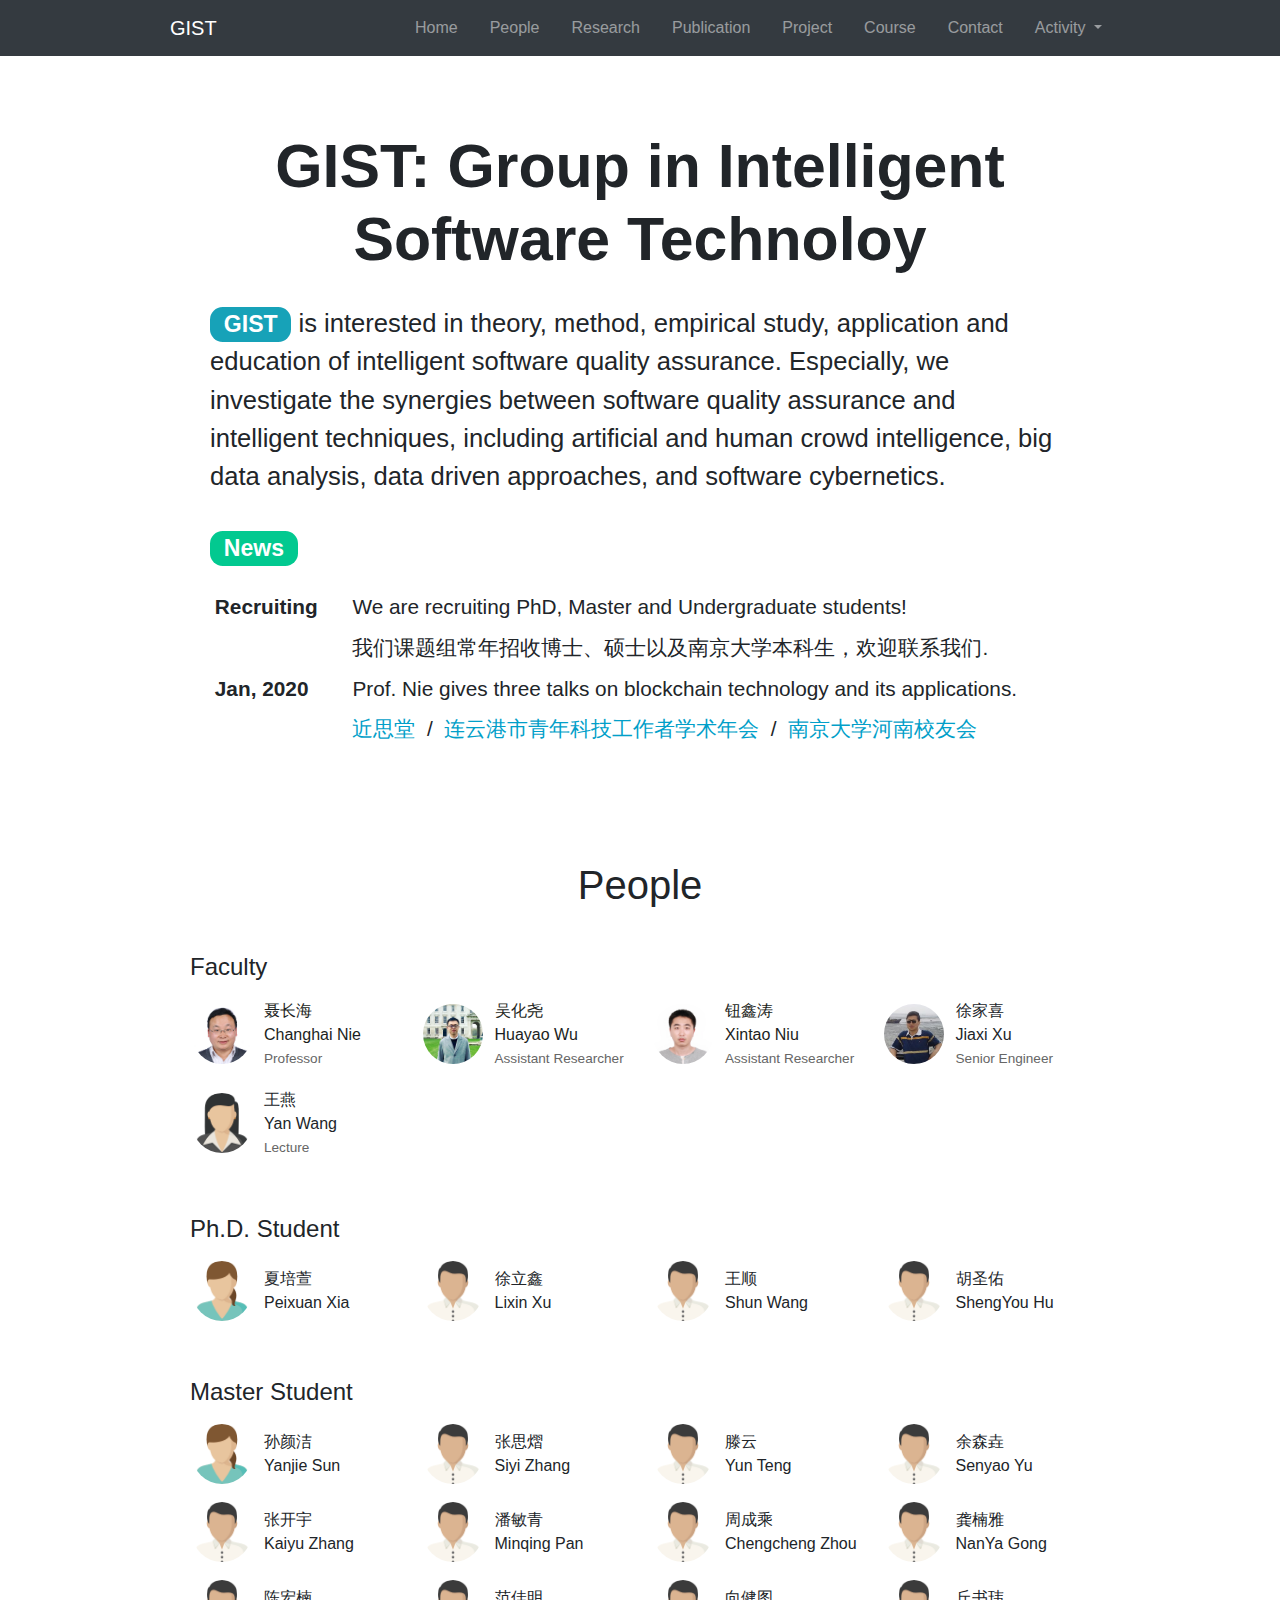
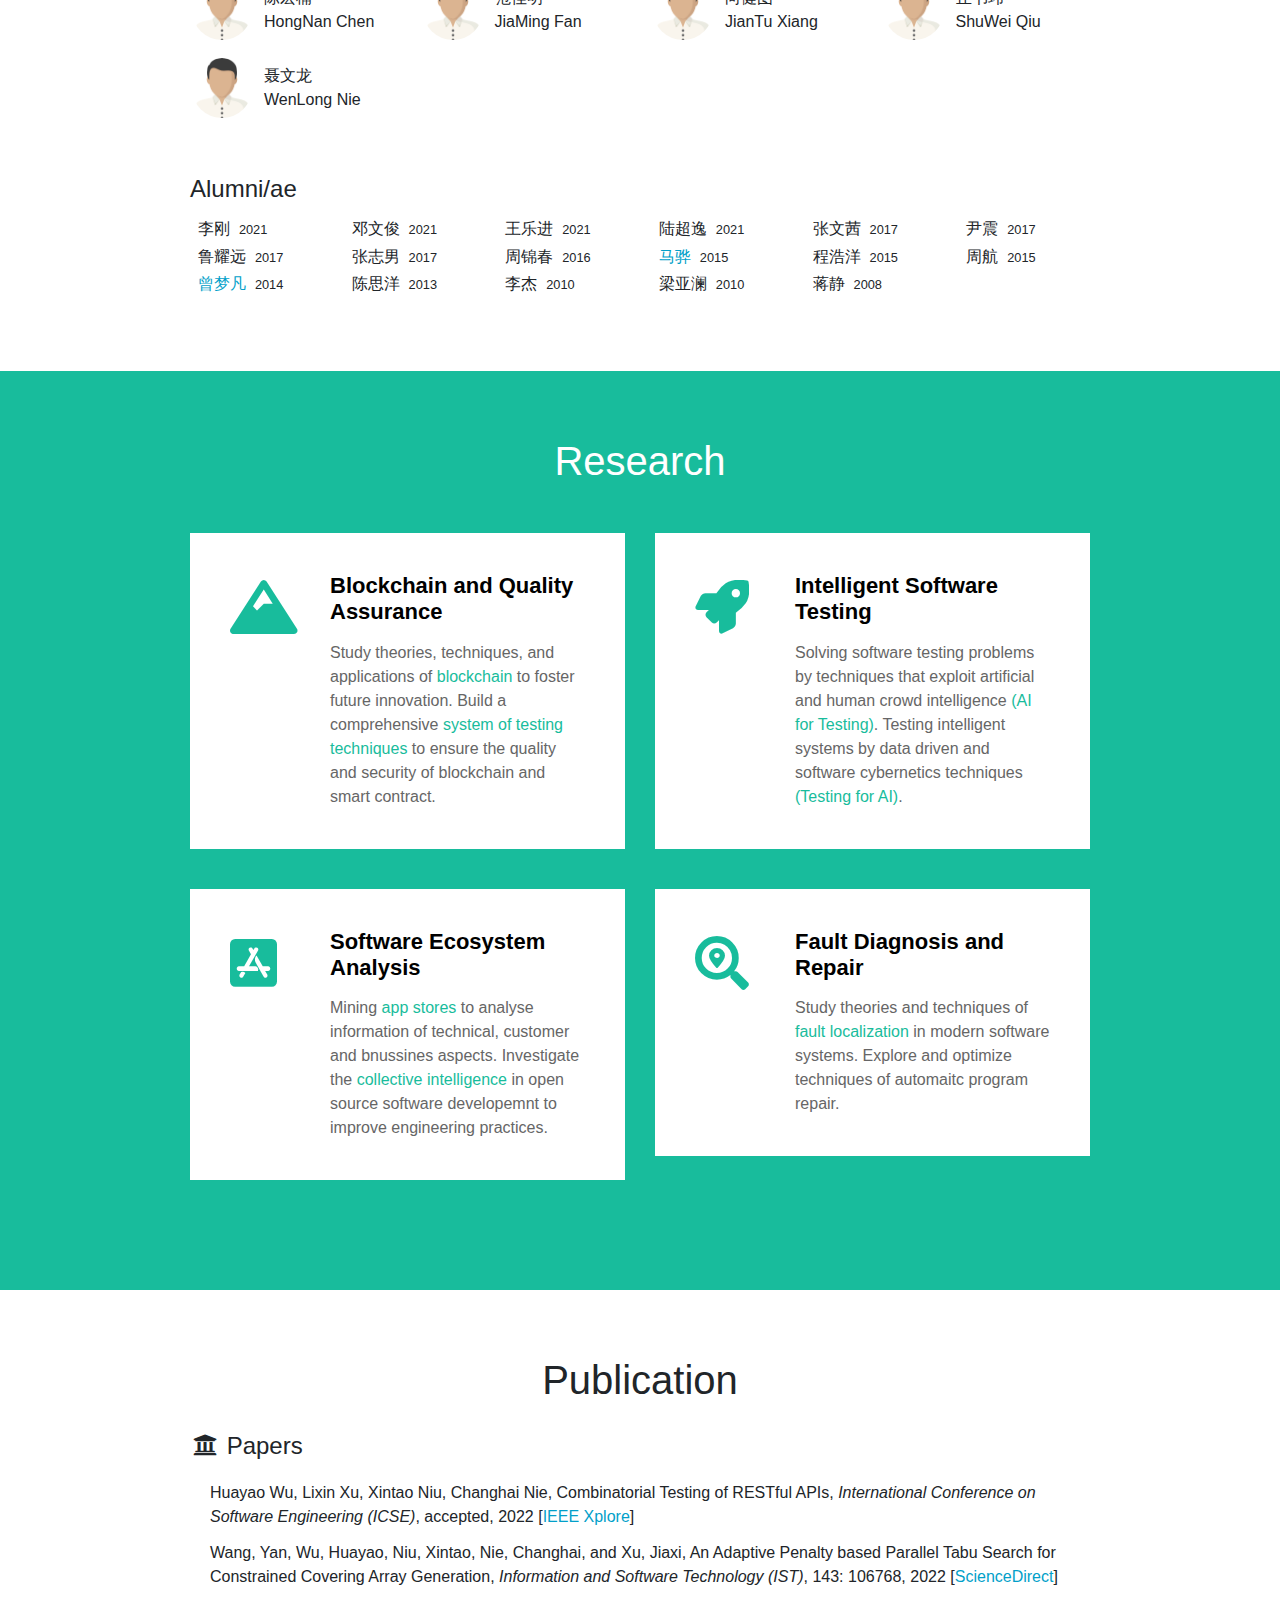
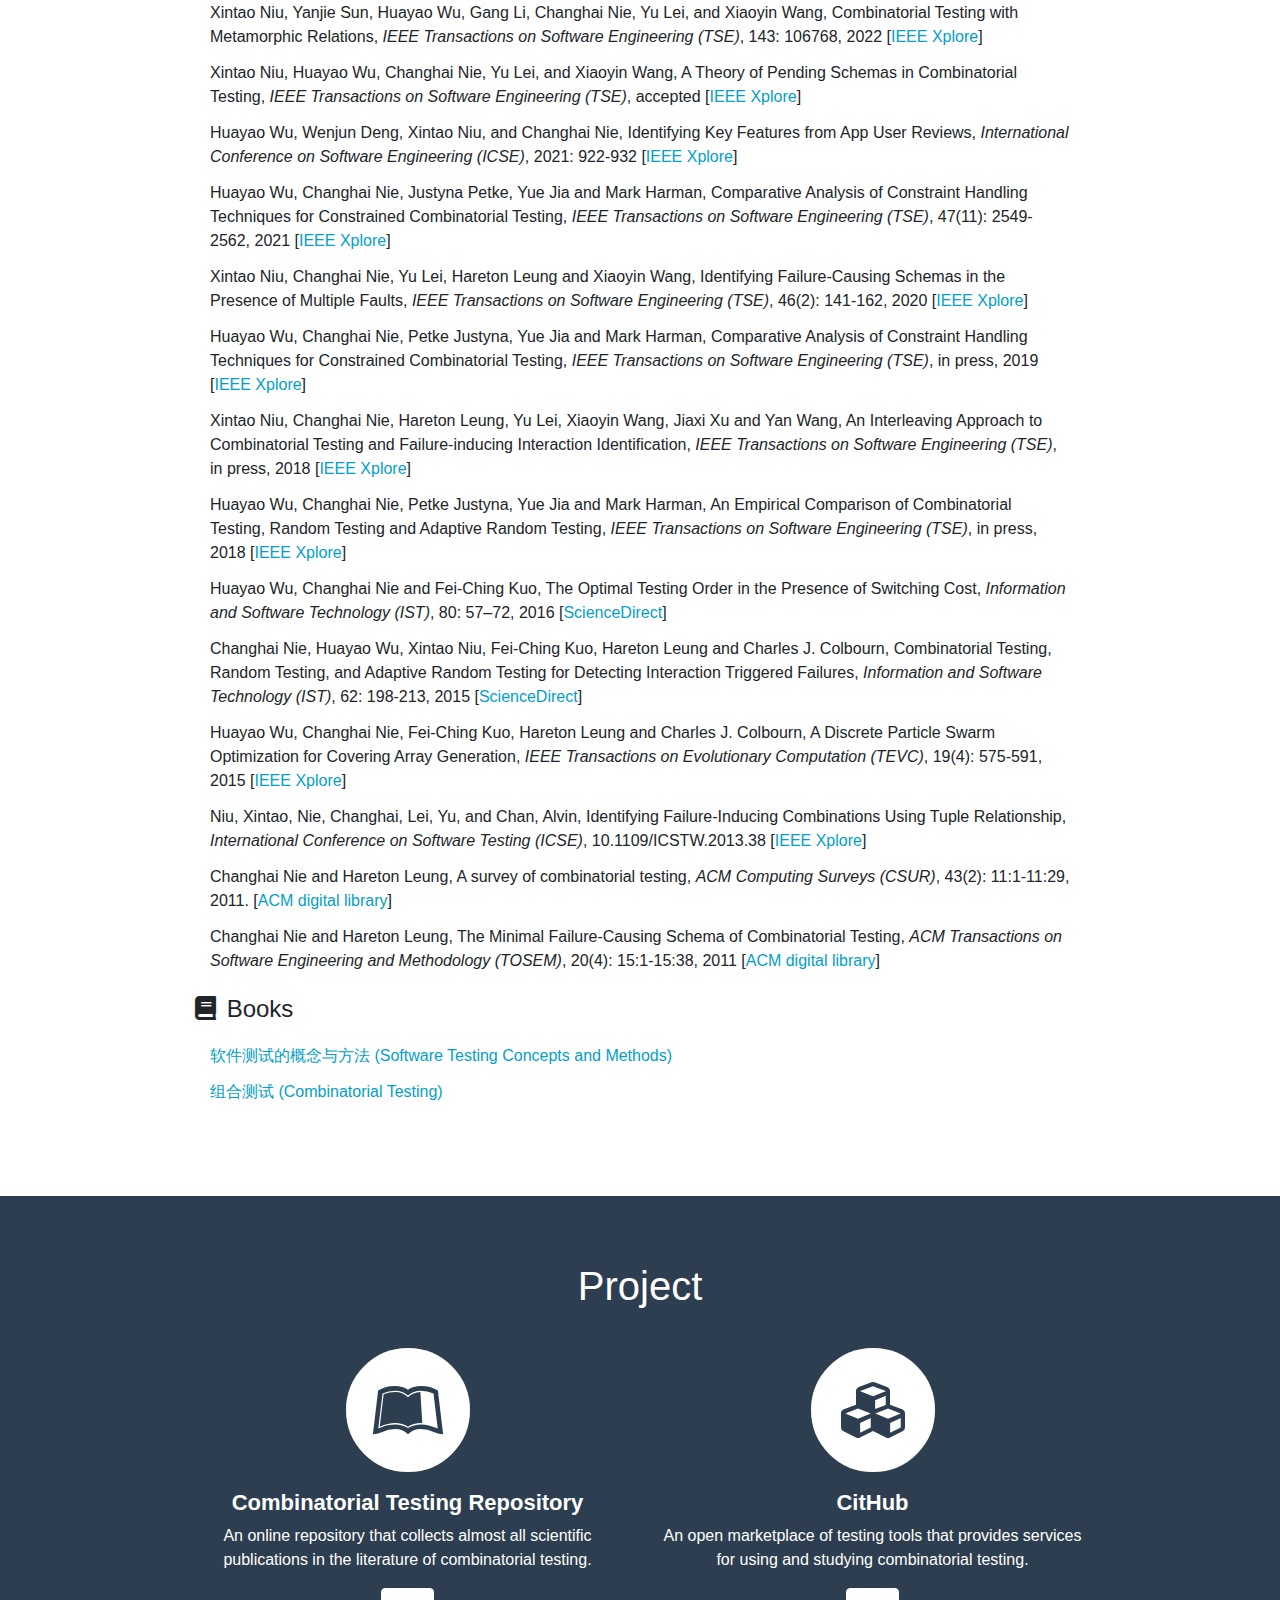
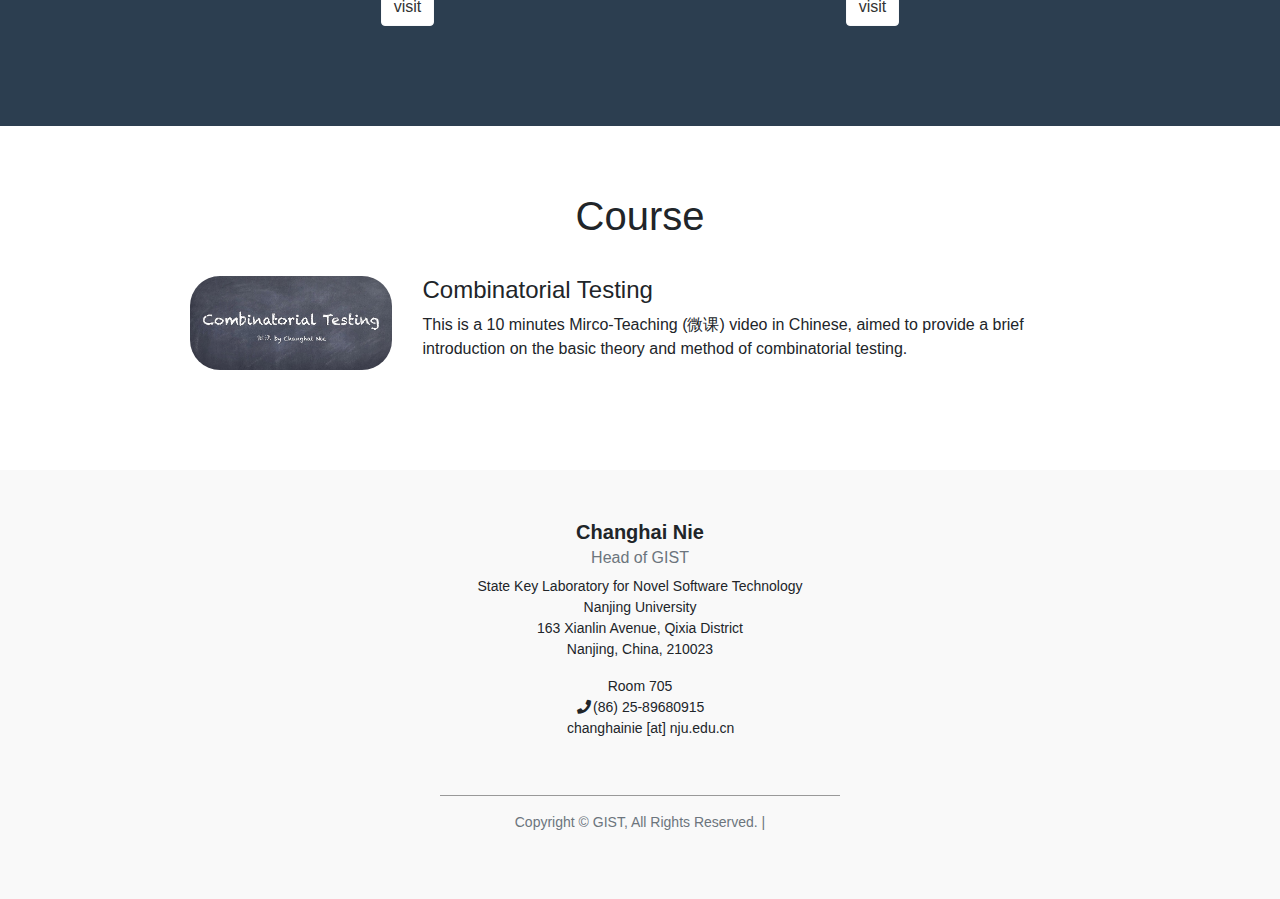
<file: index(EN).html>
<!DOCTYPE html>
<html lang="en">

<head>
  <meta charset="utf-8">
  <meta http-equiv="X-UA-Compatible" content="IE=edge">
  <meta name="viewport" content="width=device-width, initial-scale=1">
  <meta name="description" content="Group in Intelligent Software Technology">
  <meta name="author" content="GIST">

  <title>GIST</title>
  <link rel="shortcut icon" href="image/favicon.ico" type="image/x-icon">
  <link rel="icon" href="image/favicon.ico" type="image/x-icon">
  <link href="bootstrap-4.1.3/css/bootstrap.min.css" rel="stylesheet">
  <link href="bootstrap-4.1.3/index-style.css" rel="stylesheet">
  <link href="font-awesome-5.8.2/fontawesome.min.css" rel="stylesheet">

  <!-- HTML5 Shim and Respond.js IE8 support of HTML5 elements and media queries -->
  <!-- WARNING: Respond.js doesn't work if you view the page via file:// -->
  <!--[if lt IE 9]>
  <script src="https://oss.maxcdn.com/libs/html5shiv/3.7.0/html5shiv.js"></script>
  <script src="https://oss.maxcdn.com/libs/respond.js/1.4.2/respond.min.js"></script>
  <![endif]-->
</head>

<body>
  <!-- Navigation -->
  <nav class="navbar navbar-expand-md navbar-dark bg-dark fixed-top">
    <div class="container">
      <a class="navbar-brand" href="https://gist.nju.edu.cn">GIST</a>
      <button class="navbar-toggler" type="button" data-toggle="collapse" data-target="#navbar" aria-controls="navbar" aria-expanded="false" aria-label="Toggle navigation">
        <span class="navbar-toggler-icon"></span>
      </button>
      <div class="collapse navbar-collapse" id="navbar">
        <ul class="navbar-nav ml-auto">
          <li class="nav-item pr-3"><a class="nav-link" href="#top">Home</a></li>
          <li class="nav-item pr-3"><a class="nav-link" href="#people">People</a></li>
          <li class="nav-item pr-3"><a class="nav-link" href="#research">Research</a></li>
          <li class="nav-item pr-3"><a class="nav-link" href="#publication">Publication</a></li>
          <li class="nav-item pr-3"><a class="nav-link" href="#project">Project</a></li>
          <li class="nav-item pr-3"><a class="nav-link" href="#course">Course</a></li>
          <li class="nav-item pr-3"><a class="nav-link" href="#contact">Contact</a></li>
          <li class="nav-item dropdown pr-0">
            <a class="nav-link dropdown-toggle" href="#" id="navbarDropdown" role="button" data-toggle="dropdown" aria-haspopup="true" aria-expanded="false">
              Activity
            </a>
            <div class="dropdown-menu" aria-labelledby="navbarDropdown">
              <a class="dropdown-item" href="/pages/meeting.html">Group Meeting</a>
              <hr>
              <a class="dropdown-item" href="/iwct2021">IWCT 2021</a>
              <a class="dropdown-item" href="/iwct2020">IWCT 2020</a>
              <a class="dropdown-item" href="/csbse15">CSBSE 2015</a>
            </div>
          </li>
        </ul>
      </div>
    </div>
  </nav>

  <!-- Header -->
  <header id="top" class="my-header">
    <div class="container">
      <div class="row">
        <div class="col-12 my-header-title">
          <h1>GIST: Group in Intelligent Software Technoloy</h1>
        </div>
        <div class="col-12">
          <div class="my-lead">
            <p class="my-lead-text"><span class="badge badge-pill badge-info badge-expend">GIST</span>
              is interested in theory, method, empirical study, application and education of intelligent software quality assurance. 
              Especially, we investigate the synergies between software quality assurance and intelligent techniques, including artificial and human crowd 
              intelligence, big data analysis, data driven approaches, and software cybernetics.
              
            </p>
            <!--p class="my-lead-text pt-2">
              We have made much work for combinatorial testing, including
              research <a href="#publication">papers</a>, a <a href="#project">repository</a> of
              the literature, an open marketplace of <a href="#project">testing tools</a>,
              a <a href="#publication">book</a> in Chinese, 
              and a micro-teaching <a href="#course">video</a>.</p-->
          </div>
        </div>

        
        <div class="col-12 pt-3">
          <div class="my-lead">
            <p class="pb-1 my-lead-event-title">
              <span class="badge badge-pill badge-success badge-expend">News</span>
            </p>
            <table class="table table-sm table-borderless news">
              <tbody>
                <tr>
                  <th style="width: 16%">Recruiting</th>
                  <td style="width: 84%">We are recruiting PhD, Master and Undergraduate students!</td>
                </tr>
                <tr>
                  <th style="width: 16%"></th>
                  <td style="width: 84%">我们课题组常年招收博士、硕士以及南京大学本科生，欢迎联系我们.</td>
                </tr>
                <tr>
                  <th style="width: 16%">Jan, 2020</th>
                  <td style="width: 84%">Prof. Nie gives three talks on blockchain technology and its applications.</td>
                </tr>
                <tr>
                  <th style="width: 16%"></th>
                  <td style="width: 84%">
                    <a href="https://mp.weixin.qq.com/s/_eC6wN6Y3kxcFxJxW0PiLg">近思堂</a> &nbsp;/&nbsp; 
                    <a href="https://mp.weixin.qq.com/s/IFfnRdo-zQEawNKe1bkFig">连云港市青年科技工作者学术年会</a> &nbsp;/&nbsp; 
                    <a href="https://www.meipian4.cn/2manix0h?first_share_uid=3524649&share_depth=3&share_source=groupmessage&share_user_mpuuid=625238b24dced209f9bf350b03acd806&sharer_id=ojq1tt5brvn1NF0QAJWlbmYLg1-Q&user_id=ohbsluNWvDZNr-vD05POpO9YpDGY">南京大学河南校友会</a>
                  </td>
                </tr>
              </tbody>
            </table>
          </div>
        </div>
        
      </div>
    </div>
  </header>


  <!-- People -->
  <section id="people" class="white">
    <div class="container">
      <h1 class="section-title pt-3">People</h1>
      <div class="section-content">
        <!-- Faculty -->
        <h4 class="pt-3">Faculty</h4>
        <div class="row pl-2">
          <div class="p-2 col-sm-6 col-md-4 col-lg-3">
            <table><tr>
              <td><a href="/~changhai"><img class="card-img-top people-avatar" src="picture/changhai.jpg"></a></td>
              <td>
                <div class="people-name"><a href="/~changhai">聂长海<br>Changhai Nie</a></div>
                <div class="people-position">Professor</div></td></tr>
            </table>
          </div>

          <div class="p-2 col-sm-6 col-md-4 col-lg-3">
            <table><tr>
              <td><a href="https://huayaow.github.io"><img class="card-img-top people-avatar" src="picture/huayao.jpg"></a></td>
              <td><div class="people-name"><a href="https://huayaow.github.io">吴化尧<br>Huayao Wu</a></div>
                <div class="people-position">Assistant Researcher</div></td></tr>
            </table>
          </div>

          <div class="p-2 col-sm-6 col-md-4 col-lg-3">
            <table><tr>
              <td><a href="https://niuxintao.github.io"><img class="card-img-top people-avatar" src="picture/niu.jpeg"></a></td>
              <td><div class="people-name"><a href="https://niuxintao.github.io">钮鑫涛<br>Xintao Niu</a></div>
                <div class="people-position">Assistant Researcher</div></td></tr>
            </table>
          </div>

          <div class="p-2 col-sm-6 col-md-4 col-lg-3">
            <table><tr>
              <td><img class="card-img-top people-avatar" src="picture/jiaxi.jpg"></td>
              <td><div class="people-name">徐家喜<br>Jiaxi Xu</div>
                <div class="people-position">Senior Engineer</div></td></tr>
            </table>
          </div>

          <div class="p-2 col-sm-6 col-md-4 col-lg-3">
            <table><tr>
              <td><img class="card-img-top people-avatar" src="picture/woman.png"></td>
              <td><div class="people-name">王燕<br>Yan Wang</div>
                <div class="people-position">Lecture</div></td></tr>
            </table>
          </div>
        </div>

        <!-- PhD -->
        <h4 class="pt-5">Ph.D. Student</h4>
        <div class="row pl-2">
        	<div class="p-2 col-sm-6 col-md-4 col-lg-3">
            <table><tr>
              <td><img class="card-img-top people-avatar" src="picture/girl.png"></td>
              <td><div class="people-name">夏培萱<br>Peixuan Xia</div></td></tr>
            </table>
          </div>

          <div class="p-2 col-sm-6 col-md-4 col-lg-3">
            <table><tr>
              <td><img class="card-img-top people-avatar" src="picture/boy.png"></td>
              <td><div class="people-name">徐立鑫<br>Lixin Xu</div></td></tr>
            </table>
          </div>

          <div class="p-2 col-sm-6 col-md-4 col-lg-3">
            <table><tr>
              <td><img class="card-img-top people-avatar" src="picture/boy.png"></td>
              <td><div class="people-name">王顺<br>Shun Wang</div></td></tr>
            </table>
          </div>

          <div class="p-2 col-sm-6 col-md-4 col-lg-3">
            <table><tr>
              <td><img class="card-img-top people-avatar" src="picture/boy.png"></td>
              <td><div class="people-name">胡圣佑<br>ShengYou Hu</div></td></tr>
            </table>
          </div>
        </div>

        <!-- Master -->
        <h4 class="pt-5">Master Student</h4>
        <div class="row pl-2">
        <div class="p-2 col-sm-6 col-md-4 col-lg-3">
            <table><tr>
              <td><img class="card-img-top people-avatar" src="picture/girl.png"></td>
              <td><div class="people-name">孙颜洁<br>Yanjie Sun</div></td></tr>
            </table>
          </div>

          <div class="p-2 col-sm-6 col-md-4 col-lg-3">
            <table><tr>
              <td><img class="card-img-top people-avatar" src="picture/boy.png"></td>
              <td><div class="people-name">张思熠<br>Siyi Zhang</div></td></tr>
            </table>
          </div>

          <div class="p-2 col-sm-6 col-md-4 col-lg-3">
            <table><tr>
              <td><img class="card-img-top people-avatar" src="picture/boy.png"></td>
              <td><div class="people-name">滕云<br>Yun Teng</div></td></tr>
            </table>
          </div>

          <div class="p-2 col-sm-6 col-md-4 col-lg-3">
            <table><tr>
              <td><img class="card-img-top people-avatar" src="picture/boy.png"></td>
              <td><div class="people-name">余森垚<br>Senyao Yu</div></td></tr>
            </table>
          </div>

          <div class="p-2 col-sm-6 col-md-4 col-lg-3">
            <table><tr>
              <td><img class="card-img-top people-avatar" src="picture/boy.png"></td>
              <td><div class="people-name">张开宇<br>Kaiyu Zhang</div></td></tr>
            </table>
          </div>

          <div class="p-2 col-sm-6 col-md-4 col-lg-3">
            <table><tr>
              <td><img class="card-img-top people-avatar" src="picture/boy.png"></td>
              <td><div class="people-name">潘敏青<br>Minqing Pan</div></td></tr>
            </table>
          </div>

          <div class="p-2 col-sm-6 col-md-4 col-lg-3">
            <table><tr>
              <td><img class="card-img-top people-avatar" src="picture/boy.png"></td>
              <td><div class="people-name">周成乘<br>Chengcheng Zhou</div></td></tr>
            </table>
          </div>

          <div class="p-2 col-sm-6 col-md-4 col-lg-3">
            <table><tr>
              <td><img class="card-img-top people-avatar" src="picture/boy.png"></td>
              <td><div class="people-name">龚楠雅<br>NanYa Gong</div></td></tr>
            </table>
          </div>

          <div class="p-2 col-sm-6 col-md-4 col-lg-3">
            <table><tr>
              <td><img class="card-img-top people-avatar" src="picture/boy.png"></td>
              <td><div class="people-name">陈宏楠<br>HongNan Chen</div></td></tr>
            </table>
          </div>

          <div class="p-2 col-sm-6 col-md-4 col-lg-3">
            <table><tr>
              <td><img class="card-img-top people-avatar" src="picture/boy.png"></td>
              <td><div class="people-name">范佳明<br>JiaMing Fan</div></td></tr>
            </table>
          </div>

          <div class="p-2 col-sm-6 col-md-4 col-lg-3">
            <table><tr>
              <td><img class="card-img-top people-avatar" src="picture/boy.png"></td>
              <td><div class="people-name">向健图<br>JianTu Xiang</div></td></tr>
            </table>
          </div>

          <div class="p-2 col-sm-6 col-md-4 col-lg-3">
            <table><tr>
              <td><img class="card-img-top people-avatar" src="picture/boy.png"></td>
              <td><div class="people-name">丘书玮<br>ShuWei Qiu</div></td></tr>
            </table>
          </div>

          <div class="p-2 col-sm-6 col-md-4 col-lg-3">
            <table><tr>
              <td><img class="card-img-top people-avatar" src="picture/boy.png"></td>
              <td><div class="people-name">聂文龙<br>WenLong Nie</div></td></tr>
            </table>
          </div>

        </div>

        <!-- Graduated -->
        <h4 class="pt-5 pb-2">Alumni/ae</h4>
        <div class="row pl-2">
          <div class="col-sm-2"><h6>李刚&nbsp;&nbsp;<small>2021</small></h6></div>
          <div class="col-sm-2"><h6>邓文俊&nbsp;&nbsp;<small>2021</small></h6></div>
          <div class="col-sm-2"><h6>王乐进&nbsp;&nbsp;<small>2021</small></h6></div>
          <div class="col-sm-2"><h6>陆超逸&nbsp;&nbsp;<small>2021</small></h6></div>
        	<div class="col-sm-2"><h6>张文茜&nbsp;&nbsp;<small>2017</small></h6></div>
        	<div class="col-sm-2"><h6>尹震&nbsp;&nbsp;<small>2017</small></h6></div>
        	<div class="col-sm-2"><h6>鲁耀远&nbsp;&nbsp;<small>2017</small></h6></div>
        	<div class="col-sm-2"><h6>张志男&nbsp;&nbsp;<small>2017</small></h6></div>
        	<div class="col-sm-2"><h6>周锦春&nbsp;&nbsp;<small>2016</small></h6></div>
        	<div class="col-sm-2"><h6><a href="/people/mahua/">马骅</a>&nbsp;&nbsp;<small>2015</small></h6></div>
        	<div class="col-sm-2"><h6>程浩洋&nbsp;&nbsp;<small>2015</small></h6></div>
        	<div class="col-sm-2"><h6>周航&nbsp;&nbsp;<small>2015</small></h6></div>
        	<div class="col-sm-2"><h6><a href="/people/mengfan/">曾梦凡</a>&nbsp;&nbsp;<small>2014</small></h6></div>
        	<div class="col-sm-2"><h6>陈思洋&nbsp;&nbsp;<small>2013</small></h6></div>
        	<div class="col-sm-2"><h6>李杰&nbsp;&nbsp;<small>2010</small></h6></div>
        	<div class="col-sm-2"><h6>梁亚澜&nbsp;&nbsp;<small>2010</small></h6></div>
        	<div class="col-sm-2"><h6>蒋静&nbsp;&nbsp;<small>2008</small></h6></div>
        </div>

      </div>
    </div>
  </section>


  <!-- Research -->
  <section id="research" class="green">
    <div class="container">
      <h1 class="section-title pt-3 pb-1">Research</h1>
      <div class="section-content">

        <div class="row pt-3">
          <div class="col-md-6 col-sm-12">
            <div class="box">
              <div class="icon"><i class="fas fa-mountain"></i></div>
              <h4 class="title">Blockchain and Quality Assurance</h4>
              <p class="description">
                Study theories, techniques, and applications of <span class="text-bf">blockchain</span> to foster future innovation. Build a comprehensive <span class="text-bf">system of testing techniques</span> to ensure the quality and security of blockchain and smart contract.
              </p>
            </div>
          </div>

          <div class="col-md-6 col-sm-12">
            <div class="box">
              <div class="icon"><i class="fas fa-rocket"></i></div>
              <h4 class="title">Intelligent Software Testing</h4>
              <p class="description">Solving software testing problems by techniques that exploit 
                artificial and human crowd intelligence <span class="text-bf">(AI for Testing)</span>. Testing intelligent systems
                by data driven and software cybernetics techniques <span class="text-bf">(Testing for AI)</span>.</p>
            </div>
          </div>
        </div>

        <div class="row">
          <div class="col-md-6 col-sm-12">
            <div class="box wow">
              <div class="icon"><i class="fab fa-app-store-ios"></i></div>
              <h4 class="title">Software Ecosystem Analysis</h4>
              <p class="description">Mining <span class="text-bf">app stores</span> to analyse information of technical, customer and bnussines aspects.
                Investigate the <span class="text-bf">collective intelligence</span> in open source software developemnt to improve engineering practices.</p>
            </div>
          </div>

          <div class="col-md-6 col-sm-12">
            <div class="box wow">
              <div class="icon"><i class="fas fa-search-location"></i></div>
              <h4 class="title">Fault Diagnosis and Repair</h4>
              <p class="description">
                Study theories and techniques of <span class="text-bf">fault localization</span> in modern software systems. Explore and optimize techniques of automaitc program repair.
              </p>
            </div>
          </div>
        </div>

        <!--
        <dl class="row pl-2 pl-sm-0">
          <dt class="col-sm-4 col-md-3 col-lg-2">2013 - 2016</dt>
          <dd class="col-sm-8 col-md-9 col-lg-10">Search Based Software Testing (No. 61272079)</dd>
          <dt class="col-sm-4 col-md-3 col-lg-2">2008 - 2010</dt>
          <dd class="col-sm-8 col-md-9 col-lg-10">Combinatorial Testing (No. 60773104)</dd>
          <dt class="col-sm-4 col-md-3 col-lg-2">2005 - 2007</dt>
          <dd class="col-sm-8 col-md-9 col-lg-10">Test Suite Reduction and Prioritization (No. 60403016)</dd>
        </dl>
        -->
      </div>
    </div>
  </section>

  <!-- Publication -->
  <section id="publication" class="white">
    <div class="container">
      <h1 class="section-title pt-3">Publication</h1>
      <div class="section-content">
          <h4><i class="fa fa-university fa-fw"></i> Papers</h4>
          <ul class="list-unstyled list-publication">
            <li>Huayao Wu, Lixin Xu, Xintao Niu, Changhai Nie,
              Combinatorial Testing of RESTful APIs,
              <em>International Conference on Software Engineering (ICSE)</em>, accepted, 2022
              [<a target="_blank" href="https://conf.researchr.org/details/icse-2022/icse-2022-papers/114/Combinatorial-Testing-of-RESTful-APIs#:~:text=This%20paper%20presents%20RestCT%2C%20a%20systematic%20and%20fully,interactions%20of%20particular%20input-parameters%20in%20every%20single%20operation.">IEEE Xplore</a>]
            </li>

            <li>Wang, Yan, Wu, Huayao,  Niu, Xintao, Nie, Changhai, and Xu, Jiaxi,
              An Adaptive Penalty based Parallel Tabu Search for Constrained Covering Array Generation,
              <em>Information and Software Technology (IST)</em>, 143: 106768, 2022
              [<a target="_blank" href="https://www.sciencedirect.com/science/article/pii/S0950584921002123">ScienceDirect</a>]
            </li>

            <li>Xintao Niu, Yanjie Sun, Huayao Wu, Gang Li, Changhai Nie, Yu Lei, and Xiaoyin Wang,
              Combinatorial Testing with Metamorphic Relations,
              <em>IEEE Transactions on Software Engineering (TSE)</em>, 143: 106768, 2022
              [<a target="_blank" href="https://ieeexplore.ieee.org/abstract/document/9629275">IEEE Xplore</a>]
            </li>

            <li>Xintao Niu, Huayao Wu, Changhai Nie, Yu Lei, and Xiaoyin Wang,
             A Theory of Pending Schemas in Combinatorial Testing,
              <em>IEEE Transactions on Software Engineering (TSE)</em>, accepted
              [<a target="_blank" href="https://ieeexplore.ieee.org/abstract/document/9543605">IEEE Xplore</a>]
            </li>

            <li>Huayao Wu, Wenjun Deng, Xintao Niu, and Changhai Nie,
              Identifying Key Features from App User Reviews,
               <em>International Conference on Software Engineering (ICSE)</em>, 2021: 922-932 
               [<a target="_blank" href="https://ieeexplore.ieee.org/abstract/document/9402119">IEEE Xplore</a>]
             </li>

             <li>Huayao Wu, Changhai Nie, Justyna Petke, Yue Jia and Mark Harman,
              Comparative Analysis of Constraint Handling Techniques for Constrained Combinatorial Testing,
               <em>IEEE Transactions on Software Engineering (TSE)</em>, 47(11): 2549-2562, 2021
               [<a target="_blank" href="https://ieeexplore.ieee.org/abstract/document/8913600">IEEE Xplore</a>]
             </li>

            
            <li>Xintao Niu, Changhai Nie, Yu Lei, Hareton Leung and Xiaoyin Wang,
              Identifying Failure-Causing Schemas in the Presence of Multiple Faults,
              <em>IEEE Transactions on Software Engineering (TSE)</em>, 46(2): 141-162, 2020
              [<a target="_blank" href="https://ieeexplore.ieee.org/abstract/document/8372636">IEEE Xplore</a>]
            </li>

            <li>Huayao Wu, Changhai Nie, Petke Justyna, Yue Jia and Mark Harman,
              Comparative Analysis of Constraint Handling Techniques for Constrained Combinatorial Testing,
              <em>IEEE Transactions on Software Engineering (TSE)</em>, in press, 2019
              [<a target="_blank" href="https://ieeexplore.ieee.org/abstract/document/8913600/">IEEE Xplore</a>]
            </li>

            <li>Xintao Niu, Changhai Nie, Hareton Leung, Yu Lei, Xiaoyin Wang, Jiaxi Xu and Yan Wang, 
              An Interleaving Approach to Combinatorial Testing and Failure-inducing Interaction Identification, 
              <em>IEEE Transactions on Software Engineering (TSE)</em>, in press, 2018 
              [<a href="https://ieeexplore.ieee.org/document/8438906/">IEEE Xplore</a>]
            </li>

            <li>Huayao Wu, Changhai Nie, Petke Justyna, Yue Jia and Mark Harman,
              An Empirical Comparison of Combinatorial Testing, Random Testing and Adaptive Random Testing,
              <em>IEEE Transactions on Software Engineering (TSE)</em>, in press, 2018
              [<a target="_blank" href="https://ieeexplore.ieee.org/document/8405609/">IEEE Xplore</a>]
            </li>

            <li>Huayao Wu, Changhai Nie and Fei-Ching Kuo,
              The Optimal Testing Order in the Presence of Switching Cost,
              <em>Information and Software Technology (IST)</em>, 80: 57–72, 2016
              [<a target="_blank" href="http://dx.doi.org/10.1016/j.infsof.2016.08.006">ScienceDirect</a>]
            </li>

            <li>Changhai Nie, Huayao Wu, Xintao Niu, Fei-Ching Kuo, Hareton Leung and Charles J. Colbourn,
              Combinatorial Testing, Random Testing, and Adaptive Random Testing for Detecting Interaction Triggered
              Failures,
              <em>Information and Software Technology (IST)</em>, 62: 198-213, 2015
              [<a target="_blank" href="http://dx.doi.org/10.1016/j.infsof.2015.02.008">ScienceDirect</a>]
            </li>

            <li>Huayao Wu, Changhai Nie, Fei-Ching Kuo, Hareton Leung and Charles J. Colbourn,
              A Discrete Particle Swarm Optimization for Covering Array Generation,
              <em>IEEE Transactions on Evolutionary Computation (TEVC)</em>, 19(4): 575-591, 2015
              [<a target="_blank" href="http://dx.doi.org/10.1109/TEVC.2014.2362532">IEEE Xplore</a>]
            </li>

            <li>Niu, Xintao, Nie, Changhai, Lei, Yu, and Chan, Alvin,
              Identifying Failure-Inducing Combinations Using Tuple Relationship,
              <em>International Conference on Software Testing (ICSE)</em>, 10.1109/ICSTW.2013.38
              [<a target="_blank" href="https://ieeexplore.ieee.org/abstract/document/6571643/">IEEE Xplore</a>]
            </li>

            <li>Changhai Nie and Hareton Leung,
              A survey of combinatorial testing,
              <em>ACM Computing Surveys (CSUR)</em>, 43(2): 11:1-11:29, 2011.
              [<a target="_blank" href="http://dx.doi.org/10.1145/1883612.1883618">ACM digital library</a>]
            </li>

            <li>Changhai Nie and Hareton Leung,
              The Minimal Failure-Causing Schema of Combinatorial Testing,
              <em>ACM Transactions on Software Engineering and Methodology (TOSEM)</em>, 20(4): 15:1-15:38, 2011
              [<a target="_blank" href="http://dx.doi.org/10.1145/2000799.2000801">ACM digital library</a>]
            </li>
          </ul>

          <h4><i class="fa fa-book fa-fw"></i> Books</h4>
          <ul class="list-unstyled list-publication">
            <li><a href="" data-toggle="modal" data-target="#book1">
              软件测试的概念与方法 (Software Testing Concepts and Methods)</a></li>
            <li><a href="" data-toggle="modal" data-target="#book2">
              组合测试 (Combinatorial Testing)</a></li>
          </ul>
      </div>
    </div>
  </section>


  <!-- Project -->
  <section id="project" class="blue">
    <div class="container">
      <h1 class="section-title pt-3 pb-2">Project</h1>
      <div class="row section-content">

        <div class="col-md-6 col-sm-12">
          <div class="project-item">
            <span class="fa-stack fa-4x">
                <i class="fa fa-circle fa-stack-2x"></i>
                <i class="fab fa-leanpub fa-stack-1x text-blue"></i>
            </span>
            <h4 class="pt-3">
              <strong>Combinatorial Testing Repository</strong>
            </h4>
            <p>An online repository that collects almost all scientific publications in the
              literature of combinatorial testing.
            </p>
            <a href="./ct_repository" class="btn btn-light">visit</a>
          </div>
        </div>

        <div class="col-md-6 col-sm-12">
          <div class="project-item">
            <span class="fa-stack fa-4x">
                <i class="fas fa-circle fa-stack-2x"></i>
                <i class="fas fa-cubes fa-stack-1x text-blue"></i>
            </span>
            <h4 class="pt-3">
              <strong>CitHub</strong>
            </h4>
            <p>An open marketplace of testing tools that provides services for using and 
              studying combinatorial testing.
            </p>
            <a href="./cithub" class="btn btn-light">visit</a>
          </div>
        </div>

        <!--
        <div class="col-md-4 col-sm-6">
          <div class="project-item">
            <span class="fa-stack fa-4x">
                <i class="fa fa-circle fa-stack-2x"></i>
                <i class="fa fa-flask fa-stack-1x text-blue"></i>
            </span>
            <h4><strong>Combinatorial Testing Tool</strong></h4>
            <p>An online tool for different testing tasks of combinatorial testing.
            </p>
            <a href="http://gist.nju.edu.cn:8081/ct_tool" class="btn btn-light">visit</a>
          </div>
        </div>

        <div class="col-md-3 col-sm-6">
          <div class="project-item">
            <span class="fa-stack fa-4x">
                <i class="fa fa-circle fa-stack-2x"></i>
                <i class="fa fa-wrench fa-stack-1x text-blue"></i>
            </span>
            <h4><strong>ACO Generator</strong></h4>
            <p>Generating covering arrays by ant colony optimization.</p>
            <a href="http://gist.nju.edu.cn:8081/cagaca" class="btn btn-light">visit</a>
          </div>
        </div>
        -->

      </div>
    </div>
  </section>


  <!-- Course -->
  <section id="course" class="white">
    <div class="container">
      <h1 class="section-title pt-3 pb-2">Course</h1>
      <div class="row section-content">
        <div class="col-sm-4 col-md-3">
          <div class="portfolio-item">
            <a href="http://weike.enetedu.com/play.asp?vodid=179973&e=3">
              <img class="img-portfolio img-fluid" src="image/weike.jpg">
            </a>
          </div>
        </div>
        <div class="col-sm-8 col-md-9">
          <h4>Combinatorial Testing</h4>
          <p>This is a 10 minutes Mirco-Teaching (微课) video in Chinese,
            aimed to provide a brief introduction on
            the basic theory and method of combinatorial testing.</p>
        </div>
      </div>
    </div>
  </section>

  <!-- Footer -->
  <footer id="contact">
    <div class="container">
      <div class="row">
        <div class="col-12 text-center">
          <h5><strong>Changhai Nie</strong><br>
            <small class="text-muted">Head of GIST</small>
          </h5>
          <p>
            State Key Laboratory for Novel Software Technology<br>
            Nanjing University<br>
            163 Xianlin Avenue, Qixia District<br>
            Nanjing, China, 210023<br>
          </p>
          <p>
            Room 705<br>
            <i class="fa fa-phone fa-fw"></i>(86) 25-89680915<br>
            <i class="fa fa-envelope-o fa-fw"></i> changhainie [at] nju.edu.cn<br>
          </p>
          <br>
          <hr class="small">
          <p class="text-muted">Copyright &copy; GIST, All Rights Reserved. |
            <!-- CNCC -->
            <script type="text/javascript" src="https://s11.cnzz.com/z_stat.php?id=1254678564&web_id=1254678564"></script>
          </p>
        </div>
      </div>
    </div>
  </footer>

  <!-- Book 1 -->
  <div class="modal fade bd-example-modal-lg" id="book1" tabindex="-1" role="dialog" aria-hidden="true">
    <div class="modal-dialog modal-lg" role="document">
      <div class="modal-content">
        <div class="modal-header">
          <h5 class="modal-title">软件测试的概念与方法 (Software Testing Concepts and Methods)</h5>
          <button type="button" class="close" data-dismiss="modal" aria-label="Close">
            <span aria-hidden="true">&times;</span>
          </button>
        </div>
        <div class="modal-body">
          <div class="row">
            <div class="col-md-4 col-sm-12">
              <img src="./image/b1.jpg" class="img-fluid image-modal">
            </div>
            <div class="col-md-8 col-sm-12">
              <p>本书以软件测试方法的分类为线索，以软件测试的各种方法为内容，
                系统地介绍各种软件测试方法的概念、理论、特点和在工程实践中应用的例子，
                内容力求简洁、清楚。与已有的软件测试教材和相关书籍相比，
                本书的特色是以各种软件测试方法为中心，系统地介绍到目前为止，几乎所有的可以查到或见到的软件测试方法，
                是对目前已经出版的软件测试书籍的一个重要补充。</p>
            </div>
          </div>
        </div>
      </div>
    </div>
  </div>

  <!-- Book 2 -->
  <div class="modal fade bd-example-modal-lg" id="book2" tabindex="-1" role="dialog" aria-hidden="true">
    <div class="modal-dialog modal-lg" role="document">
      <div class="modal-content">
        <div class="modal-header">
          <h5 class="modal-title">组合测试 (Combinatorial Testing)</h5>
          <button type="button" class="close" data-dismiss="modal" aria-label="Close">
            <span aria-hidden="true">&times;</span>
          </button>
        </div>
        <div class="modal-body">
          <div class="row">
            <div class="col-md-4 col-sm-12">
              <img src="./image/b2.jpg" class="img-fluid image-modal">
            </div>
            <div class="col-md-8 col-sm-12">
              <p>组合测试是一种重要的软件测试方法，该方法系统地检测软件系统中各种组合的相互作用，
                例如软件中不同功能、不同输入、不同配置或环境等因素的相互作用可能引发的故障。
                由于其应用场景的广泛性，组合测试越来越受到工业界和学术界的研究和重视。
                本书系统介绍组合测试的概念、特点、应用场景、具体的应用步骤、
                以及应用和发展过程中所面临的各种科学问题和解决方案等。
                通过丰富具体的示范性应用实例介绍各种抽象的概念和过程，力图简洁清楚，通俗易懂，
                对读者专业基础要求尽可能比较低。本书是目前软件测试领域第一本专门系统介绍组合测试方法的中文著作，
                是计算机相关领域的工作人员，特别是计算机软件开发和测试人员、软件测试领域的教学、
                科研以及相关从业人员的重要参考书。</p>
            </div>
          </div>
        </div>
      </div>
    </div>
  </div>


<!-- jQuery -->
<script src="js/jquery.min.1.11.2.js"></script>

<!-- Bootstrap Core JavaScript -->
<script src="bootstrap-4.1.3/js/bootstrap.min.js"></script>

<!-- Custom Theme JavaScript -->
<script>
  // Scrolls to the selected menu item on the page
  $(function () {
    $('a[href*=#]:not([href=#])').click(function () {
      if (location.pathname.replace(/^\//, '') == this.pathname.replace(/^\//, '') || location.hostname == this.hostname) {

        var target = $(this.hash);
        target = target.length ? target : $('[name=' + this.hash.slice(1) + ']');
        if (target.length) {
          $('html,body').animate({
            scrollTop: target.offset().top
          }, 1000);
          return false;
        }
      }
    });
  });
</script>
</body>

</html>
</file>
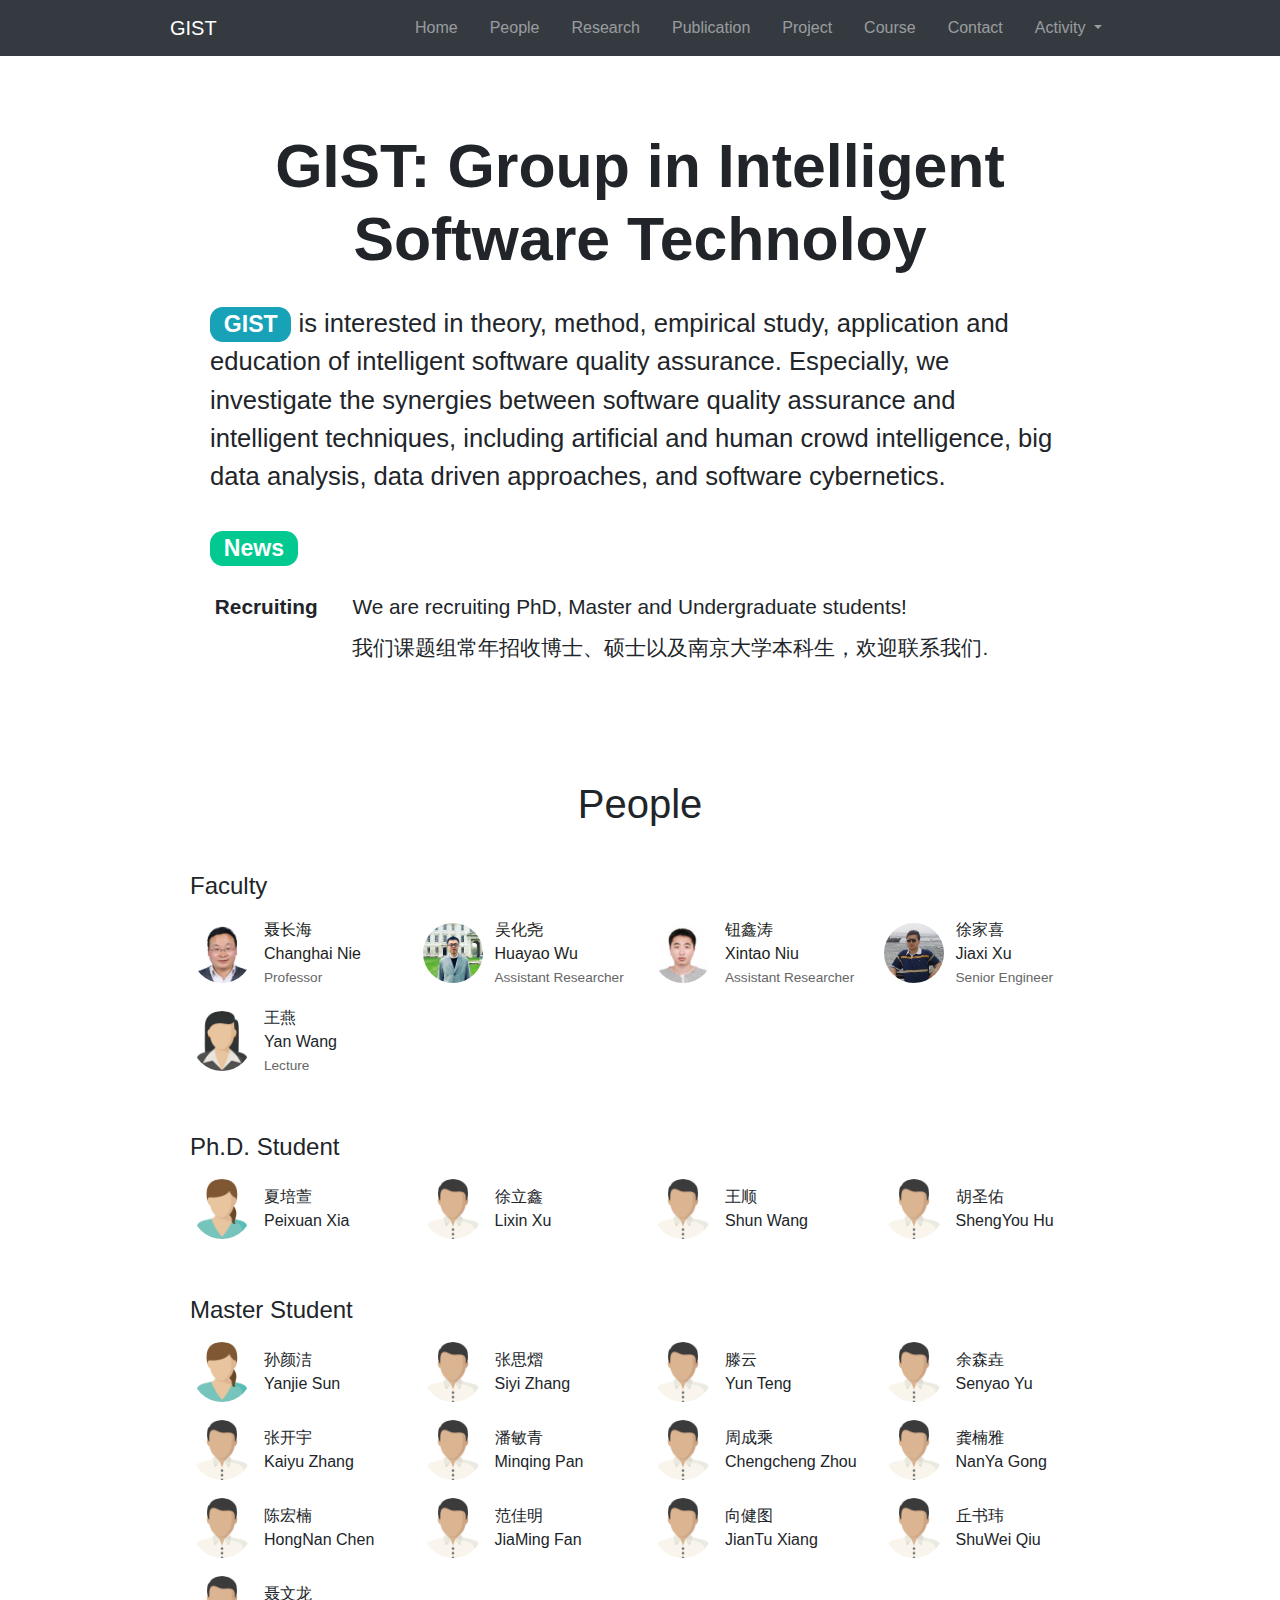
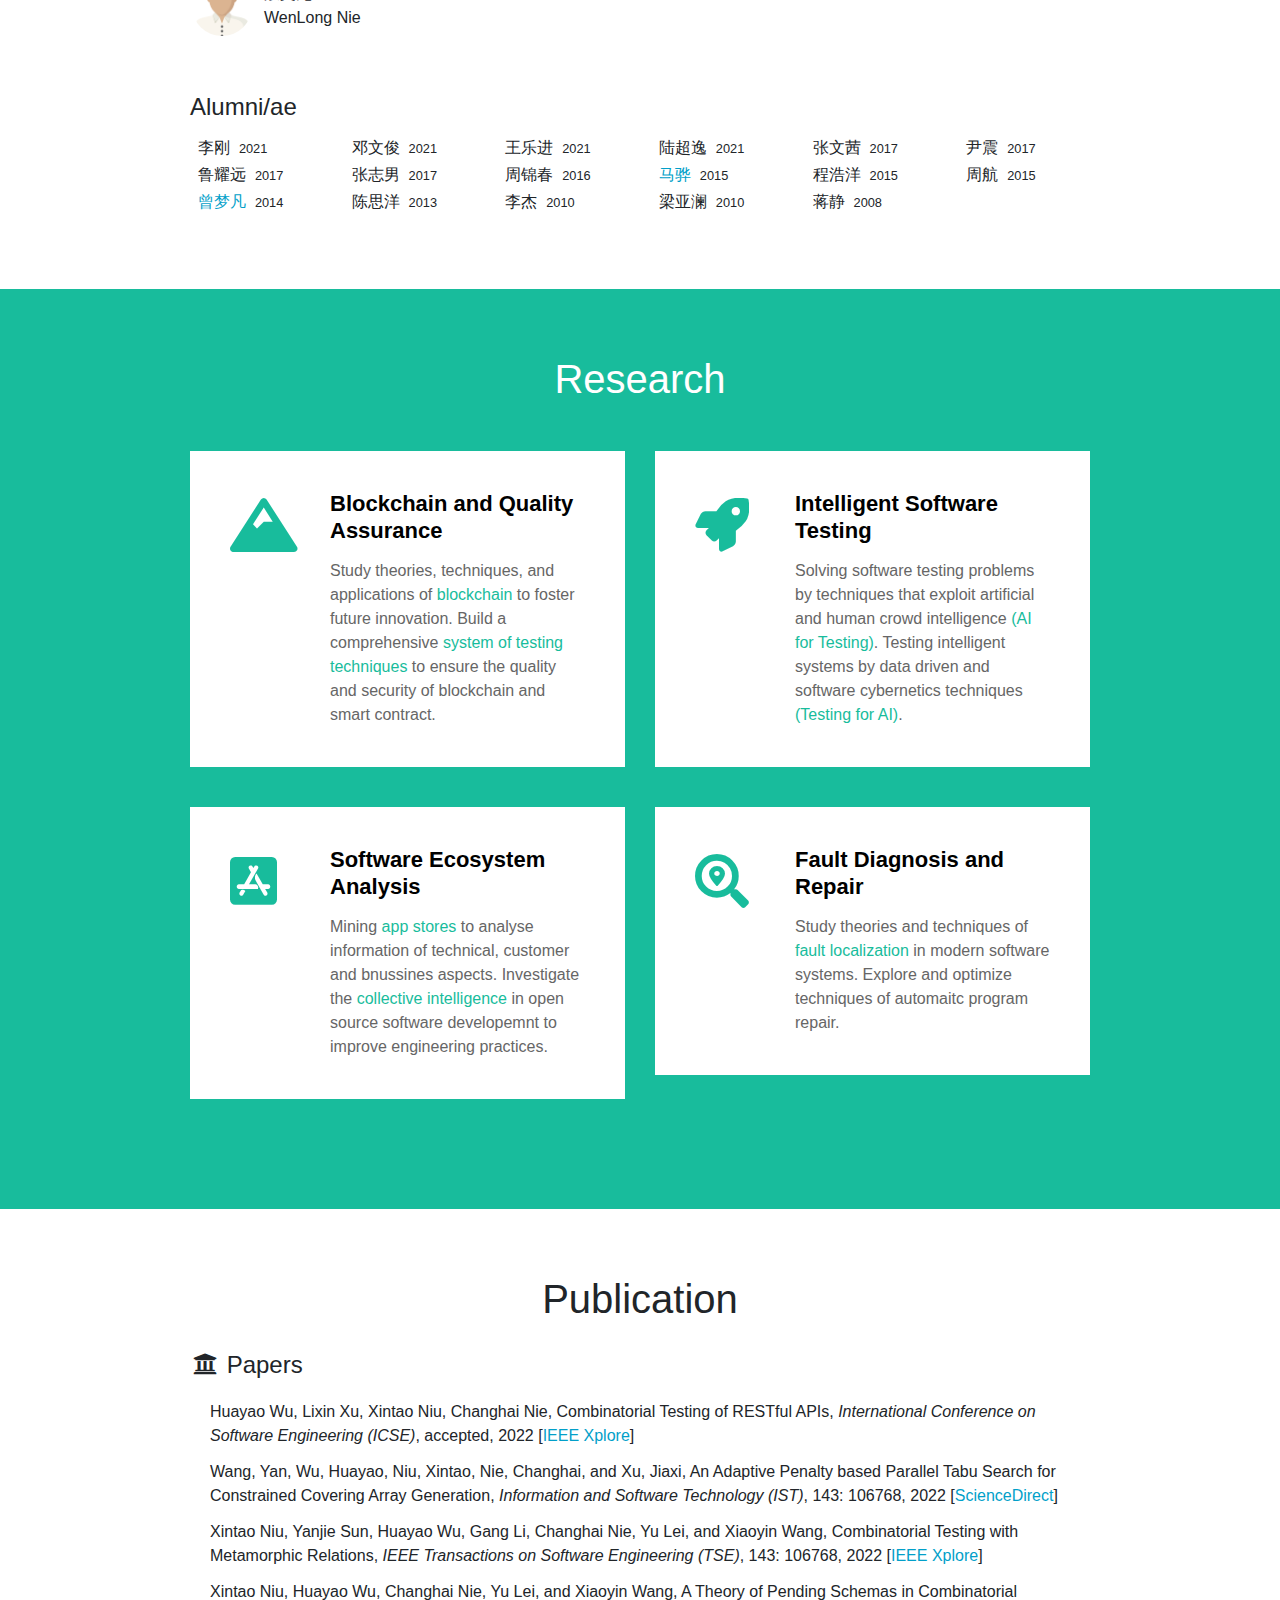
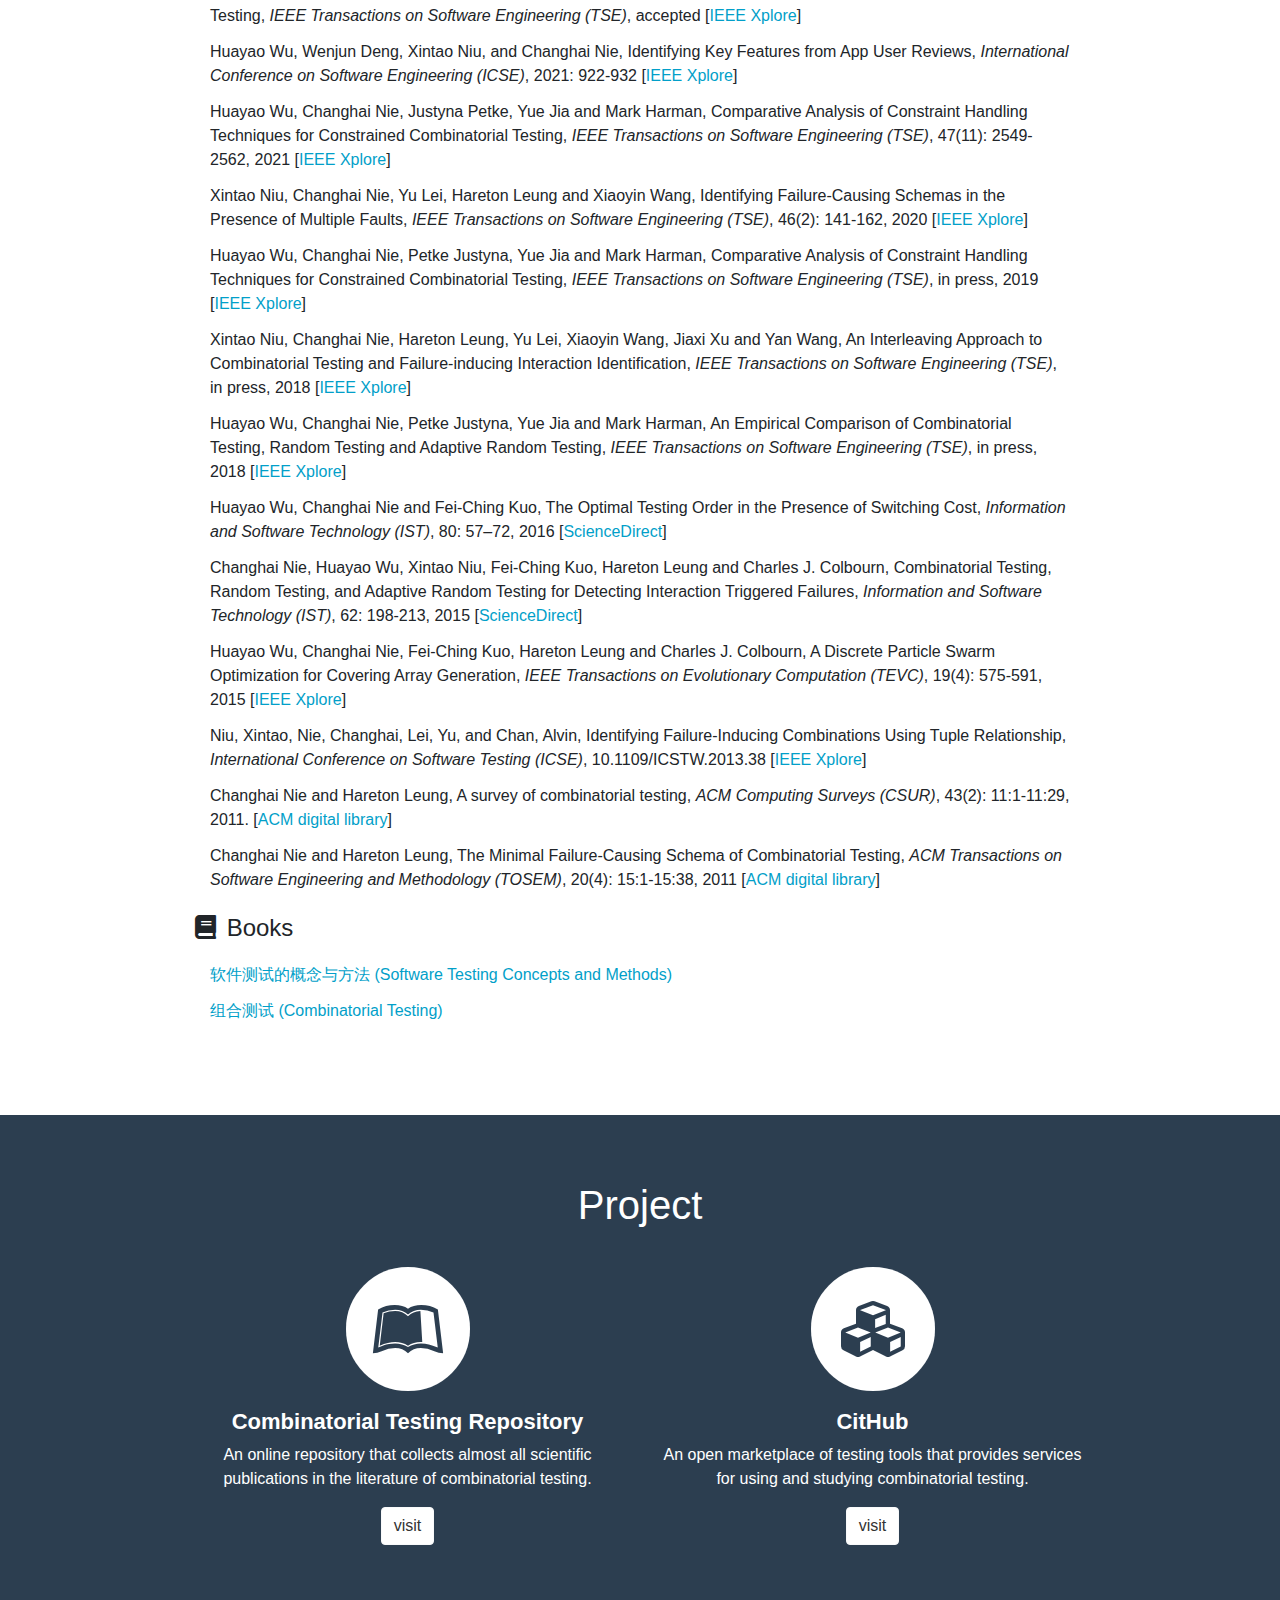
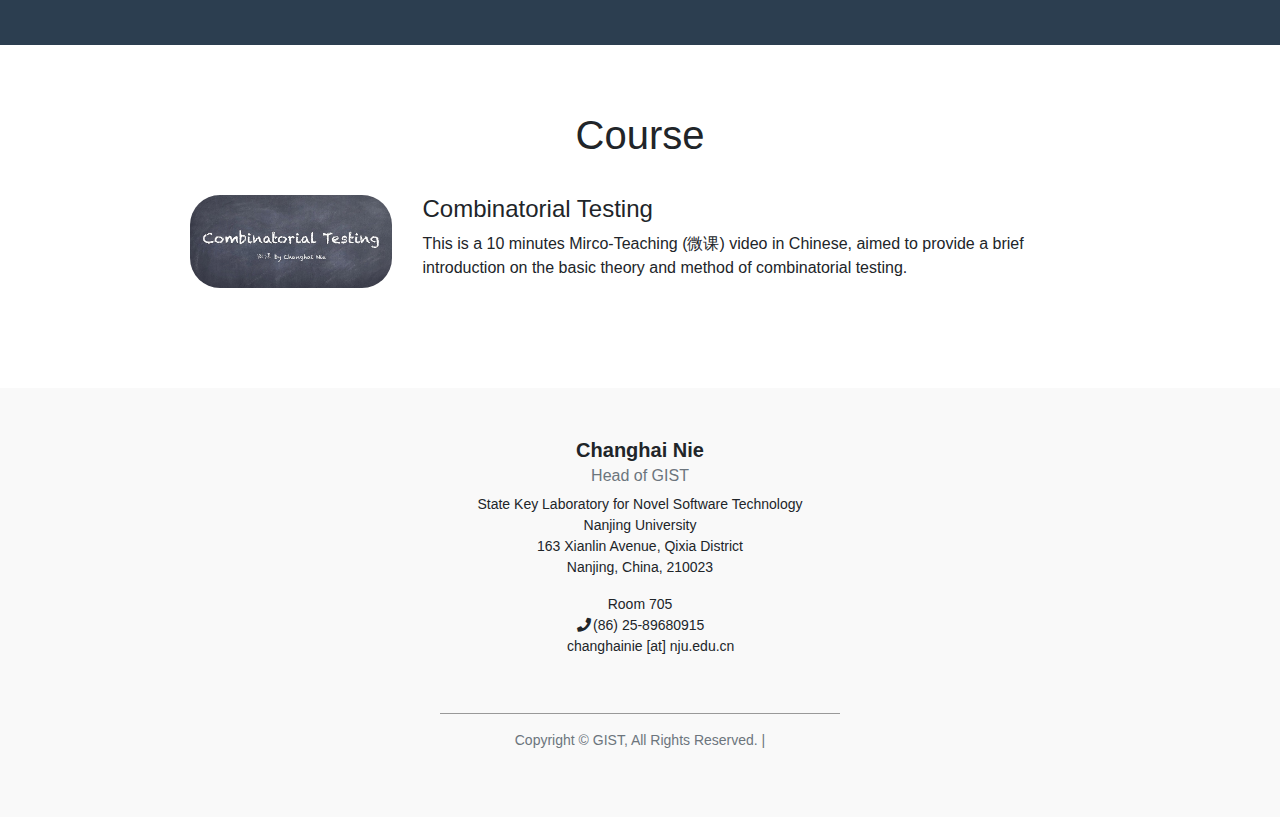
<file: index_en.html>
<!DOCTYPE html>
<html lang="en">

<head>
  <meta charset="utf-8">
  <meta http-equiv="X-UA-Compatible" content="IE=edge">
  <meta name="viewport" content="width=device-width, initial-scale=1">
  <meta name="description" content="Group in Intelligent Software Technology">
  <meta name="author" content="GIST">

  <title>GIST</title>
  <link rel="shortcut icon" href="image/favicon.ico" type="image/x-icon">
  <link rel="icon" href="image/favicon.ico" type="image/x-icon">
  <link href="bootstrap-4.1.3/css/bootstrap.min.css" rel="stylesheet">
  <link href="bootstrap-4.1.3/index-style.css" rel="stylesheet">
  <link href="font-awesome-5.8.2/fontawesome.min.css" rel="stylesheet">

  <!-- HTML5 Shim and Respond.js IE8 support of HTML5 elements and media queries -->
  <!-- WARNING: Respond.js doesn't work if you view the page via file:// -->
  <!--[if lt IE 9]>
  <script src="https://oss.maxcdn.com/libs/html5shiv/3.7.0/html5shiv.js"></script>
  <script src="https://oss.maxcdn.com/libs/respond.js/1.4.2/respond.min.js"></script>
  <![endif]-->
</head>

<body>
  <!-- Navigation -->
  <nav class="navbar navbar-expand-md navbar-dark bg-dark fixed-top">
    <div class="container">
      <a class="navbar-brand" href="https://gist.nju.edu.cn">GIST</a>
      <button class="navbar-toggler" type="button" data-toggle="collapse" data-target="#navbar" aria-controls="navbar" aria-expanded="false" aria-label="Toggle navigation">
        <span class="navbar-toggler-icon"></span>
      </button>
      <div class="collapse navbar-collapse" id="navbar">
        <ul class="navbar-nav ml-auto">
          <li class="nav-item pr-3"><a class="nav-link" href="#top">Home</a></li>
          <li class="nav-item pr-3"><a class="nav-link" href="#people">People</a></li>
          <li class="nav-item pr-3"><a class="nav-link" href="#research">Research</a></li>
          <li class="nav-item pr-3"><a class="nav-link" href="#publication">Publication</a></li>
          <li class="nav-item pr-3"><a class="nav-link" href="#project">Project</a></li>
          <li class="nav-item pr-3"><a class="nav-link" href="#course">Course</a></li>
          <li class="nav-item pr-3"><a class="nav-link" href="#contact">Contact</a></li>
          <li class="nav-item dropdown pr-0">
            <a class="nav-link dropdown-toggle" href="#" id="navbarDropdown" role="button" data-toggle="dropdown" aria-haspopup="true" aria-expanded="false">
              Activity
            </a>
            <div class="dropdown-menu" aria-labelledby="navbarDropdown">
              <a class="dropdown-item" href="/pages/meeting.html">Group Meeting</a>
              <hr>
              <a class="dropdown-item" href="/iwct2021">IWCT 2021</a>
              <a class="dropdown-item" href="/iwct2020">IWCT 2020</a>
              <a class="dropdown-item" href="/csbse15">CSBSE 2015</a>
            </div>
          </li>
        </ul>
      </div>
    </div>
  </nav>

  <!-- Header -->
  <header id="top" class="my-header">
    <div class="container">
      <div class="row">
        <div class="col-12 my-header-title">
          <h1>GIST: Group in Intelligent Software Technoloy</h1>
        </div>
        <div class="col-12">
          <div class="my-lead">
            <p class="my-lead-text"><span class="badge badge-pill badge-info badge-expend">GIST</span>
              is interested in theory, method, empirical study, application and education of intelligent software quality assurance. 
              Especially, we investigate the synergies between software quality assurance and intelligent techniques, including artificial and human crowd 
              intelligence, big data analysis, data driven approaches, and software cybernetics.
              
            </p>
            <!--p class="my-lead-text pt-2">
              We have made much work for combinatorial testing, including
              research <a href="#publication">papers</a>, a <a href="#project">repository</a> of
              the literature, an open marketplace of <a href="#project">testing tools</a>,
              a <a href="#publication">book</a> in Chinese, 
              and a micro-teaching <a href="#course">video</a>.</p-->
          </div>
        </div>

        
        <div class="col-12 pt-3">
          <div class="my-lead">
            <p class="pb-1 my-lead-event-title">
              <span class="badge badge-pill badge-success badge-expend">News</span>
            </p>
            <table class="table table-sm table-borderless news">
              <tbody>
                <tr>
                  <th style="width: 16%">Recruiting</th>
                  <td style="width: 84%">We are recruiting PhD, Master and Undergraduate students!</td>
                </tr>
                <tr>
                  <th style="width: 16%"></th>
                  <td style="width: 84%">我们课题组常年招收博士、硕士以及南京大学本科生，欢迎联系我们.</td>
                </tr>
              </tbody>
            </table>
          </div>
        </div>
        
      </div>
    </div>
  </header>


  <!-- People -->
  <section id="people" class="white">
    <div class="container">
      <h1 class="section-title pt-3">People</h1>
      <div class="section-content">
        <!-- Faculty -->
        <h4 class="pt-3">Faculty</h4>
        <div class="row pl-2">
          <div class="p-2 col-sm-6 col-md-4 col-lg-3">
            <table><tr>
              <td><a href="/~changhai"><img class="card-img-top people-avatar" src="picture/changhai.jpg"></a></td>
              <td>
                <div class="people-name"><a href="/~changhai">聂长海<br>Changhai Nie</a></div>
                <div class="people-position">Professor</div></td></tr>
            </table>
          </div>

          <div class="p-2 col-sm-6 col-md-4 col-lg-3">
            <table><tr>
              <td><a href="https://huayaow.github.io"><img class="card-img-top people-avatar" src="picture/huayao.jpg"></a></td>
              <td><div class="people-name"><a href="https://huayaow.github.io">吴化尧<br>Huayao Wu</a></div>
                <div class="people-position">Assistant Researcher</div></td></tr>
            </table>
          </div>

          <div class="p-2 col-sm-6 col-md-4 col-lg-3">
            <table><tr>
              <td><a href="https://niuxintao.github.io"><img class="card-img-top people-avatar" src="picture/niu.jpeg"></a></td>
              <td><div class="people-name"><a href="https://niuxintao.github.io">钮鑫涛<br>Xintao Niu</a></div>
                <div class="people-position">Assistant Researcher</div></td></tr>
            </table>
          </div>

          <div class="p-2 col-sm-6 col-md-4 col-lg-3">
            <table><tr>
              <td><img class="card-img-top people-avatar" src="picture/jiaxi.jpg"></td>
              <td><div class="people-name">徐家喜<br>Jiaxi Xu</div>
                <div class="people-position">Senior Engineer</div></td></tr>
            </table>
          </div>

          <div class="p-2 col-sm-6 col-md-4 col-lg-3">
            <table><tr>
              <td><img class="card-img-top people-avatar" src="picture/woman.png"></td>
              <td><div class="people-name">王燕<br>Yan Wang</div>
                <div class="people-position">Lecture</div></td></tr>
            </table>
          </div>
        </div>

        <!-- PhD -->
        <h4 class="pt-5">Ph.D. Student</h4>
        <div class="row pl-2">
        	<div class="p-2 col-sm-6 col-md-4 col-lg-3">
            <table><tr>
              <td><img class="card-img-top people-avatar" src="picture/girl.png"></td>
              <td><div class="people-name">夏培萱<br>Peixuan Xia</div></td></tr>
            </table>
          </div>

          <div class="p-2 col-sm-6 col-md-4 col-lg-3">
            <table><tr>
              <td><img class="card-img-top people-avatar" src="picture/boy.png"></td>
              <td><div class="people-name">徐立鑫<br>Lixin Xu</div></td></tr>
            </table>
          </div>

          <div class="p-2 col-sm-6 col-md-4 col-lg-3">
            <table><tr>
              <td><img class="card-img-top people-avatar" src="picture/boy.png"></td>
              <td><div class="people-name">王顺<br>Shun Wang</div></td></tr>
            </table>
          </div>

          <div class="p-2 col-sm-6 col-md-4 col-lg-3">
            <table><tr>
              <td><img class="card-img-top people-avatar" src="picture/boy.png"></td>
              <td><div class="people-name">胡圣佑<br>ShengYou Hu</div></td></tr>
            </table>
          </div>
        </div>

        <!-- Master -->
        <h4 class="pt-5">Master Student</h4>
        <div class="row pl-2">
        <div class="p-2 col-sm-6 col-md-4 col-lg-3">
            <table><tr>
              <td><img class="card-img-top people-avatar" src="picture/girl.png"></td>
              <td><div class="people-name">孙颜洁<br>Yanjie Sun</div></td></tr>
            </table>
          </div>

          <div class="p-2 col-sm-6 col-md-4 col-lg-3">
            <table><tr>
              <td><img class="card-img-top people-avatar" src="picture/boy.png"></td>
              <td><div class="people-name">张思熠<br>Siyi Zhang</div></td></tr>
            </table>
          </div>

          <div class="p-2 col-sm-6 col-md-4 col-lg-3">
            <table><tr>
              <td><img class="card-img-top people-avatar" src="picture/boy.png"></td>
              <td><div class="people-name">滕云<br>Yun Teng</div></td></tr>
            </table>
          </div>

          <div class="p-2 col-sm-6 col-md-4 col-lg-3">
            <table><tr>
              <td><img class="card-img-top people-avatar" src="picture/boy.png"></td>
              <td><div class="people-name">余森垚<br>Senyao Yu</div></td></tr>
            </table>
          </div>

          <div class="p-2 col-sm-6 col-md-4 col-lg-3">
            <table><tr>
              <td><img class="card-img-top people-avatar" src="picture/boy.png"></td>
              <td><div class="people-name">张开宇<br>Kaiyu Zhang</div></td></tr>
            </table>
          </div>

          <div class="p-2 col-sm-6 col-md-4 col-lg-3">
            <table><tr>
              <td><img class="card-img-top people-avatar" src="picture/boy.png"></td>
              <td><div class="people-name">潘敏青<br>Minqing Pan</div></td></tr>
            </table>
          </div>

          <div class="p-2 col-sm-6 col-md-4 col-lg-3">
            <table><tr>
              <td><img class="card-img-top people-avatar" src="picture/boy.png"></td>
              <td><div class="people-name">周成乘<br>Chengcheng Zhou</div></td></tr>
            </table>
          </div>

          <div class="p-2 col-sm-6 col-md-4 col-lg-3">
            <table><tr>
              <td><img class="card-img-top people-avatar" src="picture/boy.png"></td>
              <td><div class="people-name">龚楠雅<br>NanYa Gong</div></td></tr>
            </table>
          </div>

          <div class="p-2 col-sm-6 col-md-4 col-lg-3">
            <table><tr>
              <td><img class="card-img-top people-avatar" src="picture/boy.png"></td>
              <td><div class="people-name">陈宏楠<br>HongNan Chen</div></td></tr>
            </table>
          </div>

          <div class="p-2 col-sm-6 col-md-4 col-lg-3">
            <table><tr>
              <td><img class="card-img-top people-avatar" src="picture/boy.png"></td>
              <td><div class="people-name">范佳明<br>JiaMing Fan</div></td></tr>
            </table>
          </div>

          <div class="p-2 col-sm-6 col-md-4 col-lg-3">
            <table><tr>
              <td><img class="card-img-top people-avatar" src="picture/boy.png"></td>
              <td><div class="people-name">向健图<br>JianTu Xiang</div></td></tr>
            </table>
          </div>

          <div class="p-2 col-sm-6 col-md-4 col-lg-3">
            <table><tr>
              <td><img class="card-img-top people-avatar" src="picture/boy.png"></td>
              <td><div class="people-name">丘书玮<br>ShuWei Qiu</div></td></tr>
            </table>
          </div>

          <div class="p-2 col-sm-6 col-md-4 col-lg-3">
            <table><tr>
              <td><img class="card-img-top people-avatar" src="picture/boy.png"></td>
              <td><div class="people-name">聂文龙<br>WenLong Nie</div></td></tr>
            </table>
          </div>

        </div>

        <!-- Graduated -->
        <h4 class="pt-5 pb-2">Alumni/ae</h4>
        <div class="row pl-2">
          <div class="col-sm-2"><h6>李刚&nbsp;&nbsp;<small>2021</small></h6></div>
          <div class="col-sm-2"><h6>邓文俊&nbsp;&nbsp;<small>2021</small></h6></div>
          <div class="col-sm-2"><h6>王乐进&nbsp;&nbsp;<small>2021</small></h6></div>
          <div class="col-sm-2"><h6>陆超逸&nbsp;&nbsp;<small>2021</small></h6></div>
        	<div class="col-sm-2"><h6>张文茜&nbsp;&nbsp;<small>2017</small></h6></div>
        	<div class="col-sm-2"><h6>尹震&nbsp;&nbsp;<small>2017</small></h6></div>
        	<div class="col-sm-2"><h6>鲁耀远&nbsp;&nbsp;<small>2017</small></h6></div>
        	<div class="col-sm-2"><h6>张志男&nbsp;&nbsp;<small>2017</small></h6></div>
        	<div class="col-sm-2"><h6>周锦春&nbsp;&nbsp;<small>2016</small></h6></div>
        	<div class="col-sm-2"><h6><a href="/people/mahua/">马骅</a>&nbsp;&nbsp;<small>2015</small></h6></div>
        	<div class="col-sm-2"><h6>程浩洋&nbsp;&nbsp;<small>2015</small></h6></div>
        	<div class="col-sm-2"><h6>周航&nbsp;&nbsp;<small>2015</small></h6></div>
        	<div class="col-sm-2"><h6><a href="/people/mengfan/">曾梦凡</a>&nbsp;&nbsp;<small>2014</small></h6></div>
        	<div class="col-sm-2"><h6>陈思洋&nbsp;&nbsp;<small>2013</small></h6></div>
        	<div class="col-sm-2"><h6>李杰&nbsp;&nbsp;<small>2010</small></h6></div>
        	<div class="col-sm-2"><h6>梁亚澜&nbsp;&nbsp;<small>2010</small></h6></div>
        	<div class="col-sm-2"><h6>蒋静&nbsp;&nbsp;<small>2008</small></h6></div>
        </div>

      </div>
    </div>
  </section>


  <!-- Research -->
  <section id="research" class="green">
    <div class="container">
      <h1 class="section-title pt-3 pb-1">Research</h1>
      <div class="section-content">

        <div class="row pt-3">
          <div class="col-md-6 col-sm-12">
            <div class="box">
              <div class="icon"><i class="fas fa-mountain"></i></div>
              <h4 class="title">Blockchain and Quality Assurance</h4>
              <p class="description">
                Study theories, techniques, and applications of <span class="text-bf">blockchain</span> to foster future innovation. Build a comprehensive <span class="text-bf">system of testing techniques</span> to ensure the quality and security of blockchain and smart contract.
              </p>
            </div>
          </div>

          <div class="col-md-6 col-sm-12">
            <div class="box">
              <div class="icon"><i class="fas fa-rocket"></i></div>
              <h4 class="title">Intelligent Software Testing</h4>
              <p class="description">Solving software testing problems by techniques that exploit 
                artificial and human crowd intelligence <span class="text-bf">(AI for Testing)</span>. Testing intelligent systems
                by data driven and software cybernetics techniques <span class="text-bf">(Testing for AI)</span>.</p>
            </div>
          </div>
        </div>

        <div class="row">
          <div class="col-md-6 col-sm-12">
            <div class="box wow">
              <div class="icon"><i class="fab fa-app-store-ios"></i></div>
              <h4 class="title">Software Ecosystem Analysis</h4>
              <p class="description">Mining <span class="text-bf">app stores</span> to analyse information of technical, customer and bnussines aspects.
                Investigate the <span class="text-bf">collective intelligence</span> in open source software developemnt to improve engineering practices.</p>
            </div>
          </div>

          <div class="col-md-6 col-sm-12">
            <div class="box wow">
              <div class="icon"><i class="fas fa-search-location"></i></div>
              <h4 class="title">Fault Diagnosis and Repair</h4>
              <p class="description">
                Study theories and techniques of <span class="text-bf">fault localization</span> in modern software systems. Explore and optimize techniques of automaitc program repair.
              </p>
            </div>
          </div>
        </div>

        <!--
        <dl class="row pl-2 pl-sm-0">
          <dt class="col-sm-4 col-md-3 col-lg-2">2013 - 2016</dt>
          <dd class="col-sm-8 col-md-9 col-lg-10">Search Based Software Testing (No. 61272079)</dd>
          <dt class="col-sm-4 col-md-3 col-lg-2">2008 - 2010</dt>
          <dd class="col-sm-8 col-md-9 col-lg-10">Combinatorial Testing (No. 60773104)</dd>
          <dt class="col-sm-4 col-md-3 col-lg-2">2005 - 2007</dt>
          <dd class="col-sm-8 col-md-9 col-lg-10">Test Suite Reduction and Prioritization (No. 60403016)</dd>
        </dl>
        -->
      </div>
    </div>
  </section>

  <!-- Publication -->
  <section id="publication" class="white">
    <div class="container">
      <h1 class="section-title pt-3">Publication</h1>
      <div class="section-content">
          <h4><i class="fa fa-university fa-fw"></i> Papers</h4>
          <ul class="list-unstyled list-publication">
            <li>Huayao Wu, Lixin Xu, Xintao Niu, Changhai Nie,
              Combinatorial Testing of RESTful APIs,
              <em>International Conference on Software Engineering (ICSE)</em>, accepted, 2022
              [<a target="_blank" href="https://conf.researchr.org/details/icse-2022/icse-2022-papers/114/Combinatorial-Testing-of-RESTful-APIs#:~:text=This%20paper%20presents%20RestCT%2C%20a%20systematic%20and%20fully,interactions%20of%20particular%20input-parameters%20in%20every%20single%20operation.">IEEE Xplore</a>]
            </li>

            <li>Wang, Yan, Wu, Huayao,  Niu, Xintao, Nie, Changhai, and Xu, Jiaxi,
              An Adaptive Penalty based Parallel Tabu Search for Constrained Covering Array Generation,
              <em>Information and Software Technology (IST)</em>, 143: 106768, 2022
              [<a target="_blank" href="https://www.sciencedirect.com/science/article/pii/S0950584921002123">ScienceDirect</a>]
            </li>

            <li>Xintao Niu, Yanjie Sun, Huayao Wu, Gang Li, Changhai Nie, Yu Lei, and Xiaoyin Wang,
              Combinatorial Testing with Metamorphic Relations,
              <em>IEEE Transactions on Software Engineering (TSE)</em>, 143: 106768, 2022
              [<a target="_blank" href="https://ieeexplore.ieee.org/abstract/document/9629275">IEEE Xplore</a>]
            </li>

            <li>Xintao Niu, Huayao Wu, Changhai Nie, Yu Lei, and Xiaoyin Wang,
             A Theory of Pending Schemas in Combinatorial Testing,
              <em>IEEE Transactions on Software Engineering (TSE)</em>, accepted
              [<a target="_blank" href="https://ieeexplore.ieee.org/abstract/document/9543605">IEEE Xplore</a>]
            </li>

            <li>Huayao Wu, Wenjun Deng, Xintao Niu, and Changhai Nie,
              Identifying Key Features from App User Reviews,
               <em>International Conference on Software Engineering (ICSE)</em>, 2021: 922-932 
               [<a target="_blank" href="https://ieeexplore.ieee.org/abstract/document/9402119">IEEE Xplore</a>]
             </li>

             <li>Huayao Wu, Changhai Nie, Justyna Petke, Yue Jia and Mark Harman,
              Comparative Analysis of Constraint Handling Techniques for Constrained Combinatorial Testing,
               <em>IEEE Transactions on Software Engineering (TSE)</em>, 47(11): 2549-2562, 2021
               [<a target="_blank" href="https://ieeexplore.ieee.org/abstract/document/8913600">IEEE Xplore</a>]
             </li>

            
            <li>Xintao Niu, Changhai Nie, Yu Lei, Hareton Leung and Xiaoyin Wang,
              Identifying Failure-Causing Schemas in the Presence of Multiple Faults,
              <em>IEEE Transactions on Software Engineering (TSE)</em>, 46(2): 141-162, 2020
              [<a target="_blank" href="https://ieeexplore.ieee.org/abstract/document/8372636">IEEE Xplore</a>]
            </li>

            <li>Huayao Wu, Changhai Nie, Petke Justyna, Yue Jia and Mark Harman,
              Comparative Analysis of Constraint Handling Techniques for Constrained Combinatorial Testing,
              <em>IEEE Transactions on Software Engineering (TSE)</em>, in press, 2019
              [<a target="_blank" href="https://ieeexplore.ieee.org/abstract/document/8913600/">IEEE Xplore</a>]
            </li>

            <li>Xintao Niu, Changhai Nie, Hareton Leung, Yu Lei, Xiaoyin Wang, Jiaxi Xu and Yan Wang, 
              An Interleaving Approach to Combinatorial Testing and Failure-inducing Interaction Identification, 
              <em>IEEE Transactions on Software Engineering (TSE)</em>, in press, 2018 
              [<a href="https://ieeexplore.ieee.org/document/8438906/">IEEE Xplore</a>]
            </li>

            <li>Huayao Wu, Changhai Nie, Petke Justyna, Yue Jia and Mark Harman,
              An Empirical Comparison of Combinatorial Testing, Random Testing and Adaptive Random Testing,
              <em>IEEE Transactions on Software Engineering (TSE)</em>, in press, 2018
              [<a target="_blank" href="https://ieeexplore.ieee.org/document/8405609/">IEEE Xplore</a>]
            </li>

            <li>Huayao Wu, Changhai Nie and Fei-Ching Kuo,
              The Optimal Testing Order in the Presence of Switching Cost,
              <em>Information and Software Technology (IST)</em>, 80: 57–72, 2016
              [<a target="_blank" href="http://dx.doi.org/10.1016/j.infsof.2016.08.006">ScienceDirect</a>]
            </li>

            <li>Changhai Nie, Huayao Wu, Xintao Niu, Fei-Ching Kuo, Hareton Leung and Charles J. Colbourn,
              Combinatorial Testing, Random Testing, and Adaptive Random Testing for Detecting Interaction Triggered
              Failures,
              <em>Information and Software Technology (IST)</em>, 62: 198-213, 2015
              [<a target="_blank" href="http://dx.doi.org/10.1016/j.infsof.2015.02.008">ScienceDirect</a>]
            </li>

            <li>Huayao Wu, Changhai Nie, Fei-Ching Kuo, Hareton Leung and Charles J. Colbourn,
              A Discrete Particle Swarm Optimization for Covering Array Generation,
              <em>IEEE Transactions on Evolutionary Computation (TEVC)</em>, 19(4): 575-591, 2015
              [<a target="_blank" href="http://dx.doi.org/10.1109/TEVC.2014.2362532">IEEE Xplore</a>]
            </li>

            <li>Niu, Xintao, Nie, Changhai, Lei, Yu, and Chan, Alvin,
              Identifying Failure-Inducing Combinations Using Tuple Relationship,
              <em>International Conference on Software Testing (ICSE)</em>, 10.1109/ICSTW.2013.38
              [<a target="_blank" href="https://ieeexplore.ieee.org/abstract/document/6571643/">IEEE Xplore</a>]
            </li>

            <li>Changhai Nie and Hareton Leung,
              A survey of combinatorial testing,
              <em>ACM Computing Surveys (CSUR)</em>, 43(2): 11:1-11:29, 2011.
              [<a target="_blank" href="http://dx.doi.org/10.1145/1883612.1883618">ACM digital library</a>]
            </li>

            <li>Changhai Nie and Hareton Leung,
              The Minimal Failure-Causing Schema of Combinatorial Testing,
              <em>ACM Transactions on Software Engineering and Methodology (TOSEM)</em>, 20(4): 15:1-15:38, 2011
              [<a target="_blank" href="http://dx.doi.org/10.1145/2000799.2000801">ACM digital library</a>]
            </li>
          </ul>

          <h4><i class="fa fa-book fa-fw"></i> Books</h4>
          <ul class="list-unstyled list-publication">
            <li><a href="" data-toggle="modal" data-target="#book1">
              软件测试的概念与方法 (Software Testing Concepts and Methods)</a></li>
            <li><a href="" data-toggle="modal" data-target="#book2">
              组合测试 (Combinatorial Testing)</a></li>
          </ul>
      </div>
    </div>
  </section>


  <!-- Project -->
  <section id="project" class="blue">
    <div class="container">
      <h1 class="section-title pt-3 pb-2">Project</h1>
      <div class="row section-content">

        <div class="col-md-6 col-sm-12">
          <div class="project-item">
            <span class="fa-stack fa-4x">
                <i class="fa fa-circle fa-stack-2x"></i>
                <i class="fab fa-leanpub fa-stack-1x text-blue"></i>
            </span>
            <h4 class="pt-3">
              <strong>Combinatorial Testing Repository</strong>
            </h4>
            <p>An online repository that collects almost all scientific publications in the
              literature of combinatorial testing.
            </p>
            <a href="./ct_repository" class="btn btn-light">visit</a>
          </div>
        </div>

        <div class="col-md-6 col-sm-12">
          <div class="project-item">
            <span class="fa-stack fa-4x">
                <i class="fas fa-circle fa-stack-2x"></i>
                <i class="fas fa-cubes fa-stack-1x text-blue"></i>
            </span>
            <h4 class="pt-3">
              <strong>CitHub</strong>
            </h4>
            <p>An open marketplace of testing tools that provides services for using and 
              studying combinatorial testing.
            </p>
            <a href="./cithub" class="btn btn-light">visit</a>
          </div>
        </div>

        <!--
        <div class="col-md-4 col-sm-6">
          <div class="project-item">
            <span class="fa-stack fa-4x">
                <i class="fa fa-circle fa-stack-2x"></i>
                <i class="fa fa-flask fa-stack-1x text-blue"></i>
            </span>
            <h4><strong>Combinatorial Testing Tool</strong></h4>
            <p>An online tool for different testing tasks of combinatorial testing.
            </p>
            <a href="http://gist.nju.edu.cn:8081/ct_tool" class="btn btn-light">visit</a>
          </div>
        </div>

        <div class="col-md-3 col-sm-6">
          <div class="project-item">
            <span class="fa-stack fa-4x">
                <i class="fa fa-circle fa-stack-2x"></i>
                <i class="fa fa-wrench fa-stack-1x text-blue"></i>
            </span>
            <h4><strong>ACO Generator</strong></h4>
            <p>Generating covering arrays by ant colony optimization.</p>
            <a href="http://gist.nju.edu.cn:8081/cagaca" class="btn btn-light">visit</a>
          </div>
        </div>
        -->

      </div>
    </div>
  </section>


  <!-- Course -->
  <section id="course" class="white">
    <div class="container">
      <h1 class="section-title pt-3 pb-2">Course</h1>
      <div class="row section-content">
        <div class="col-sm-4 col-md-3">
          <div class="portfolio-item">
            <a href="http://weike.enetedu.com/play.asp?vodid=179973&e=3">
              <img class="img-portfolio img-fluid" src="image/weike.jpg">
            </a>
          </div>
        </div>
        <div class="col-sm-8 col-md-9">
          <h4>Combinatorial Testing</h4>
          <p>This is a 10 minutes Mirco-Teaching (微课) video in Chinese,
            aimed to provide a brief introduction on
            the basic theory and method of combinatorial testing.</p>
        </div>
      </div>
    </div>
  </section>

  <!-- Footer -->
  <footer id="contact">
    <div class="container">
      <div class="row">
        <div class="col-12 text-center">
          <h5><strong>Changhai Nie</strong><br>
            <small class="text-muted">Head of GIST</small>
          </h5>
          <p>
            State Key Laboratory for Novel Software Technology<br>
            Nanjing University<br>
            163 Xianlin Avenue, Qixia District<br>
            Nanjing, China, 210023<br>
          </p>
          <p>
            Room 705<br>
            <i class="fa fa-phone fa-fw"></i>(86) 25-89680915<br>
            <i class="fa fa-envelope-o fa-fw"></i> changhainie [at] nju.edu.cn<br>
          </p>
          <br>
          <hr class="small">
          <p class="text-muted">Copyright &copy; GIST, All Rights Reserved. |
            <!-- CNCC -->
            <script type="text/javascript" src="https://s11.cnzz.com/z_stat.php?id=1254678564&web_id=1254678564"></script>
          </p>
        </div>
      </div>
    </div>
  </footer>

  <!-- Book 1 -->
  <div class="modal fade bd-example-modal-lg" id="book1" tabindex="-1" role="dialog" aria-hidden="true">
    <div class="modal-dialog modal-lg" role="document">
      <div class="modal-content">
        <div class="modal-header">
          <h5 class="modal-title">软件测试的概念与方法 (Software Testing Concepts and Methods)</h5>
          <button type="button" class="close" data-dismiss="modal" aria-label="Close">
            <span aria-hidden="true">&times;</span>
          </button>
        </div>
        <div class="modal-body">
          <div class="row">
            <div class="col-md-4 col-sm-12">
              <img src="./image/b1.jpg" class="img-fluid image-modal">
            </div>
            <div class="col-md-8 col-sm-12">
              <p>本书以软件测试方法的分类为线索，以软件测试的各种方法为内容，
                系统地介绍各种软件测试方法的概念、理论、特点和在工程实践中应用的例子，
                内容力求简洁、清楚。与已有的软件测试教材和相关书籍相比，
                本书的特色是以各种软件测试方法为中心，系统地介绍到目前为止，几乎所有的可以查到或见到的软件测试方法，
                是对目前已经出版的软件测试书籍的一个重要补充。</p>
            </div>
          </div>
        </div>
      </div>
    </div>
  </div>

  <!-- Book 2 -->
  <div class="modal fade bd-example-modal-lg" id="book2" tabindex="-1" role="dialog" aria-hidden="true">
    <div class="modal-dialog modal-lg" role="document">
      <div class="modal-content">
        <div class="modal-header">
          <h5 class="modal-title">组合测试 (Combinatorial Testing)</h5>
          <button type="button" class="close" data-dismiss="modal" aria-label="Close">
            <span aria-hidden="true">&times;</span>
          </button>
        </div>
        <div class="modal-body">
          <div class="row">
            <div class="col-md-4 col-sm-12">
              <img src="./image/b2.jpg" class="img-fluid image-modal">
            </div>
            <div class="col-md-8 col-sm-12">
              <p>组合测试是一种重要的软件测试方法，该方法系统地检测软件系统中各种组合的相互作用，
                例如软件中不同功能、不同输入、不同配置或环境等因素的相互作用可能引发的故障。
                由于其应用场景的广泛性，组合测试越来越受到工业界和学术界的研究和重视。
                本书系统介绍组合测试的概念、特点、应用场景、具体的应用步骤、
                以及应用和发展过程中所面临的各种科学问题和解决方案等。
                通过丰富具体的示范性应用实例介绍各种抽象的概念和过程，力图简洁清楚，通俗易懂，
                对读者专业基础要求尽可能比较低。本书是目前软件测试领域第一本专门系统介绍组合测试方法的中文著作，
                是计算机相关领域的工作人员，特别是计算机软件开发和测试人员、软件测试领域的教学、
                科研以及相关从业人员的重要参考书。</p>
            </div>
          </div>
        </div>
      </div>
    </div>
  </div>


<!-- jQuery -->
<script src="js/jquery.min.1.11.2.js"></script>

<!-- Bootstrap Core JavaScript -->
<script src="bootstrap-4.1.3/js/bootstrap.min.js"></script>

<!-- Custom Theme JavaScript -->
<script>
  // Scrolls to the selected menu item on the page
  $(function () {
    $('a[href*=#]:not([href=#])').click(function () {
      if (location.pathname.replace(/^\//, '') == this.pathname.replace(/^\//, '') || location.hostname == this.hostname) {

        var target = $(this.hash);
        target = target.length ? target : $('[name=' + this.hash.slice(1) + ']');
        if (target.length) {
          $('html,body').animate({
            scrollTop: target.offset().top
          }, 1000);
          return false;
        }
      }
    });
  });
</script>
</body>

</html>
</file>
<file: bootstrap-4.1.3/index-style.css>
html, body {
  width: 100%;
  height: 100%;
}

@media (min-width: 992px) {
  .container {
    max-width: 970px;
  }
}

/* Links */
a {
  color: #029fc9;
}

a:hover,
a:focus {
  color: #31849a;
  text-decoration: none;
}

.people-name > a {
  color: #1b1e21;
}

.people-name > a:hover,
.people-name > a:focus {
  color: #029fc9;
  text-decoration: none;
}

section.white {
  padding: 50px 0;
}

section.blue {
  color: #fff;
  background: #2c3e50;
  padding: 50px 0;
}

section.green {
  color: #fff;
  background: #18bc9c;
  padding: 50px 0;
}

.section-title {
  text-align: center;
}

/* Header */
.my-header {
  display: table;
  position: relative;
  width: 100%;
  height: 230px;
  padding-top: 100px;
  padding-bottom: 30px;
  -webkit-background-size: cover;
  -moz-background-size: cover;
  background-size: cover;
  -o-background-size: cover;
}

.my-header-title {
  display: table-cell;
  text-align: center;
  vertical-align: middle;
  padding-bottom: 20px;
}

.badge-success {
  background-color: #02c990;
}

.badge-expend {
  border-radius: .55em;
  font-size: 90%;
}


/* -------------------------------- */
/* People Section
/* -------------------------------- */

.people-avatar {
  vertical-align: middle;
  width: 60px;
  height: 60px;
  border-radius: 50%;
}

.people-name {
  padding-left: 10px;
  font-size: 1em;
  font-weight: 500;
}

.people-position {
  padding-top: 2px;
  padding-left: 10px;
  font-size: 0.85em;
  color: #666666;
}


/* -------------------------------- */
/* Research Section
/* -------------------------------- */

#research .box {
  padding: 40px;
  margin-bottom: 40px;
  background: #fff;
  transition: 0.5s;
}

#research .box:hover {
  box-shadow: 10px 10px 15px rgba(73, 78, 92, 0.5);
  transform: translateY(-10px);
  -webkit-transform: translateY(-10px);
  -moz-transform: translateY(-10px);
}

#research .box .icon {
  float: left;
}

#research .box .icon i {
  color: #444;
  font-size: 54px;
  transition: 0.5s;
  line-height: 0;
  margin-top: 34px;
}

#research .box .icon i:before {
  background: #18bc9c;
  background-clip: border-box;
  -webkit-background-clip: text;
  -webkit-text-fill-color: transparent;
}

#research .box h4 {
  margin-left: 100px;
  font-weight: 700;
  margin-bottom: 15px;
  font-size: 22px;
  color: #000000;
}

#research .box p {
  margin-left: 100px;
  margin-bottom: 0;
  color: #666666;
}

#research .box .text-bf {
  color: #18bc9c;
  font-weight: 500;
}

@media (max-width: 1100px) {
  #research .box .box {
    margin-bottom: 20px;
  }

  #research .box .icon {
    float: none;
    text-align: center;
    padding-bottom: 15px;
  }

  #research .box h4,
  #research .box p {
    margin-left: 0;
    text-align: center;
  }
}

/* -------------------------------- */
/* Publication Section
/* -------------------------------- */

.list-publication {
  padding-top: 6px;
}

.list-publication > li {
  padding: 6px 20px;
  line-height: 1.5;
}

/* -------------------------------- */
/* Project Section
/* -------------------------------- */

#project h4 {
  font-size: 22px;
}

#project h5 a {
  color: #ffffff;
  text-decoration: underline;
}

.project-item {
  margin-bottom: 30px;
  text-align: center;
  vertical-align: middle;
}

.text-blue {
  color: #2c3e50;
}

.btn-light {
  color: #333333;
  background-color: #ffffff;
}

.btn-light:hover,
.btn-light:focus,
.btn-light:active {
  color: #333;
  background-color: rgba(255, 255, 255, 0.8);
}

/* -------------------------------- */
/* Course Section
/* -------------------------------- */
#online h4 {
  font-size: 22px;
}

.portfolio-item {
  margin-bottom: 30px;
}

.img-portfolio {
  margin: 0 auto;
  border-radius: 30px;
}

.img-portfolio:hover {
  opacity: 0.8;
}

/* -------------------------------- */
/* Footer Section
/* -------------------------------- */
footer {
  padding: 50px 0;
  background: #f9f9f9;
}

footer p {
  font-size: 14px;
}

hr.small {
  max-width: 400px;
  border-top-color: #999999;
}

.my-lead-event {
  text-align: left;
  font-size: 1.1em;
  line-height: 1.5;
}


/* -------------------------------- */
/* Intro Section
/* -------------------------------- */

/* Responsive: Extra small devices*/
.my-header-title h1 {
  font-size: 2.7em;
  font-weight: 700;
}

.my-lead {
  padding: 0 10px
}

.my-lead-text {
  text-align: left;
  font-size: 1.25em;
  line-height: 1.5;
}

.my-lead-event-title {
  font-size: 1.25em;
}

.section-content {
  padding: 10px 3px;
}

.news th,
.news td {
  font-size: 1em;
}

/* Responsive: Small devices (landscape phones, 576px and up) */
@media (min-width: 576px) {
  .my-header {
    padding-top: 110px;
  }

  .my-header-title h1 {
    font-size: 3.4em;
    font-weight: 700;
  }

  .my-lead {
    padding: 0 0px
  }

  .my-lead-text {
    text-align: left;
    font-size: 1.5em;
    line-height: 1.5;
  }

  .my-lead-event-title {
    font-size: 1.5em;
  }

  .section-content {
    padding: 10px 10px;
  }

  .news th,
  .news td {
    font-size: 1.2em;
  }
}

/* Medium devices (tablets, 768px and up) */
@media (min-width: 768px) {
  .my-header {
    padding-top: 130px;
  }

  .my-header-title h1 {
    font-size: 3.8em;
    font-weight: 700;
  }

  .my-lead {
    padding: 0 40px
  }

  .my-lead-text {
    text-align: left;
    font-size: 1.6em;
    line-height: 1.5;
  }

  .my-lead-event-title {
    font-size: 1.6em;
  }

  .section-content {
    padding: 20px 20px;
  }

  .news th,
  .news td {
    font-size: 1.3em
  }
}

/* Large devices (desktops, 992px and up)
@media (min-width: 992px) { ... }

// Extra large devices (large desktops, 1200px and up)
@media (min-width: 1200px) { ... }*/
</file>
<file: csbse2015/css/csbse.css>
/* Basic
-------------------------------------------------- */
html {
    overflow-y: scroll;
    position: relative;
    min-height: 100%;
}
body {
    padding-top: 20px;
    margin-bottom: 80px;
}
.footer {
    position: absolute;
    bottom: 0;
    width: 100%;
    height: 80px;
}
.footer .container {
    text-align: center;
    width: auto;
}
@media (min-width: 992px) {
    .container {
        width: 980px;
    }
}
@media (min-width: 1200px) {
    .container {
        width: 980px;
    }
}
hr.small {
    max-width: 400px;
    border-top: 1px solid #b3b3b3;
}
.masthead {
    padding-bottom: 20px;
}
.masthead h1 {
    font-size: 27px;
    font-weight: 700;
}

/* nav-bar
-------------------------------------------------- */
.navbar-default {
    background-color: #ffffff;
    border-color: #ffffff;
}

.navbar-default .navbar-toggle {
    background-color: #4d0099;
    border: none;
}

.navbar-default .navbar-toggle:hover,
.navbar-default .navbar-toggle:focus {
    background-color: #4d0099;
}

.navbar-default .navbar-toggle .icon-bar {
    background-color: #ffffff;
}

.navbar-default .navbar-collapse {
    border: none;
}

.navbar-default .navbar-nav > li > a {
    color: #000000;
    border-radius: 4px;
}

.navbar-default .navbar-nav > li > a:hover,
.navbar-default .navbar-nav > li > a:focus {
    background-color: #e6e6e6;
}

.navbar-default .navbar-nav > li.active > a,
.navbar-default .navbar-nav > li.active > a:hover,
.navbar-default .navbar-nav > li.active > a:focus {
    color: #ffffff;
    background-color: #4d0099;
}

@media (min-width: 768px) {
    .sidebar-nav .navbar .navbar-collapse {
        padding: 0;
        margin-left: -10px;
        max-height: none;
    }
    .sidebar-nav .navbar ul {
        float: none;
    }
    .sidebar-nav .navbar ul:not {
        display: block;
    }
    .sidebar-nav .navbar li {
        float: none;
        display: block;
    }
    .sidebar-nav .navbar li a {
        padding-top: 12px;
        padding-bottom: 12px;
    }
    .left-margin {
        margin-left: -98px;
    }
}

/* Customized
-------------------------------------------------- */
a {
    color: #400099;
}

a:hover,
a:focus {
    text-decoration: none;
    color: #f20073;
}
.text-custom {
    color: #400099;
}
p {
    line-height: 1.7em;
    font-size: 15px;
}
.list-my li {
    font-size: 15px;
    padding-bottom: 15px;
}

.list-my-s li {
    padding-bottom: 5px;
}

.my-table td {
    font-size: 15px;
}

.row-padding {
    padding-top: 15px;
    padding-bottom: 30px;
}

.img-padding {
    padding-bottom: 10px;
}

/* photo */
.p500px {
    padding-top: 2px;
}
.p500px > a {
    font-size: 10px;
    color: #666666;
}
.p500px > a:hover,
.p500px > a:focus {
    color: #262626;
}

/* map */
#allmap,
#accmap {
    width: auto;
    height: 400px;
    overflow: hidden;
    margin: 20px 0;
    font-family: "微软雅黑", sans-serif ;
}

/* color */
.label-s1 {
    background-color: #1DCEB4;
}
</file>
<file: iwct2020/assets/css/customised.css>
/* customised style */
#nav, p, table, li {
  font-family: sans-serif;
}

a {
  text-decoration: none;
}

a:hover {
  text-decoration: underline;
}

h2 {
  font-size: 1.75em;
  font-weight: 400;
}

p {
  overflow: auto;
  display: -webkit-box;
  -webkit-box-orient: vertical;
  word-wrap: break-word;
}

/* header */
#header {
  color: black;
  position: fixed;
  top: 0;
  left: 0;
  width: 100%;
  height: 3.25rem;
  line-height: 3.25rem;
  background-color: #ffffff;
  box-shadow: 0 0 0.5rem 0 rgba(0, 0, 0, 0.125);
  cursor: default;
  z-index: 10000;
  font-size: 1em
}

#header .logo {
  color: black;
}

#header a:hover {
  color: #5385c1;
}

/* banner */
#banner {
  padding: 18em 0 20em 0;
  background-image: url('../../images/banner1.jpg');
  background-size: cover;
  background-position: top;
  background-attachment: inherit;
  background-repeat: no-repeat;
  text-align: center;
  border-top: 0;
}

#banner h1 {
  font-size: 3.6em;
  font-weight: 600;
  color: #fff;
  line-height: 1em;
  margin: 0 0 0.5em 0;
  padding: 0;
}

#banner p {
  color: #fff;
  font-weight: 400;
  font-size: 2em;
  margin: 0
}

#banner p a {
  color: #fff;
  text-decoration: none;
}

#banner p a:hover {
  text-decoration: underline;
}

/* Induction */
#Introduction p,
#CFP p, ul {
  text-align: left;
  color: #5c5c5c;
}

/* CFP */
#CFP {
  background: #f7f7f7;
}

#CFP hr {
  width: 20%;
  margin: 0;
}

#CFP p strong {
  color: #5385c1;
  font-weight: 400;
}

#CFP h3 {
  color: #5385c1;
  height: 58px;
}

.float-left {
  text-align: left;
}

.full-width {
  width: 100%;
}

.one_paragraph p, ul {
  margin-top: -22px;
}

.one_paragraph :first-child {
  margin-top: inherit;
}

#CFP span, h4 {
  width: 100%;
}

#CFP h5 {
  color: #777777;
}

#CFP .downLittle {
  margin-bottom: -8px;
}

#CFP .fixHeight1 {
  height: 228px;
}

#CFP .fixHeight2 {
  height: 278px;
}

/* Important Date */
#IPD #table1 div, table {
  width: 100%;
}

#IPD td, b {
  color: white;
}

#IPD a {
  color: #dedede;
}

table.date-table tr:nth-child(2n + 1) {
  background-color: #5385c1;
}

table.date-table td {
  padding-top: 0.45em;
  padding-bottom: 0.45em;
}

.circleDisplay {
  float: left;
  margin-left: -34px;
  margin-top: -3px
}

/* Program */
#Program {
  color: #5c5c5c;
}

#Program #list {
  text-align: left;
}

#Program table {
  margin: 0 auto
}

#Program table td {
  font-size: 11pt
}

#Program table tr {
  background-color: #ffffff
}

#Program table tr.heading {
  background-color: rgba(144, 144, 144, 0.075)
}


/* Keynote */
#Keynote p {
  color: #5c5c5c;
}

#Keynote h3 {
  color: #5385c1
}

/* Committee */
#Committee h2, h3, h4, h5 {
  color: white;
}

#Committee strong {
  color: white;
}
.marginTopDiv{
  margin-top: 59px;
}
.marginBottomDiv{
  margin-bottom: 10px;
}
.float-right-div{
  text-align: right;
}
.float-left-div{
  text-align: left;
}
.chairs-group {
  margin-top: -50px;
}

.box.person {
  border: none;
  padding: 3em 1em;
  color: white;
}

.box.person h3 {
  padding-bottom: 0.5em;
}

.box.person h4 {
  margin: 0;
}

#Commitee .box.person p {
  color: #f3f3f3;
}

.box.person .image {
  margin-bottom: 0.3em;
}

.box.person .image img {
  height: 150px;
  width: 150px
}

.flex.flex-3 {
  padding: 0 240px;
}

.flex.flex-3 .box {
  width: 33%;
}

.flex.flex-4 {
  padding: 0 140px;
}


/* table */
table.alt tbody tr td {
  border: solid 0px #dbdbdb;
}

table.alt tbody tr td {
  border-left-width: 0;
  border-top-width: 0;
}

table.alt tbody tr td:first-child {
  border-left-width: 0px;
}

table.alt tbody tr:first-child td {
  border-top-width: 0px;
}

table.alt tbody tr td:first-child {
  border-right: solid 1px #dbdbdb;
  border-left-width: 0px;
  text-align: right;
  padding-right: 20px;
}

table.alt tbody tr .td2 {
  border-left: solid 1px #dbdbdb;
  /*border-left-width: 1px;*/
  text-align: left;
  padding-left: 20px;
}

table.alt tbody tr td:first-child {
  width: 38%;
}

/* Links */
#Links {
  color: #5385c1;
}

table.link-table td {
  padding-top: 0.35em;
  padding-bottom: 0.35em;
}

table.link-table tr {
  border: 0;
}

table.link-table tbody tr:nth-child(2n + 1) {
  background: white;
}

table.link-table tbody tr td {
  border-left-width: 0;
  border-top-width: 0;
}

table.link-table tbody tr td:first-child {
  width: 45%;
  border-right: solid 1px #dbdbdb;
  border-left-width: 1px;
  text-align: right;
  padding-right: 20px;
}

table.link-table tbody tr .td2 {
  border-left: solid 1px #dbdbdb;
  text-align: left;
  padding-left: 20px;
}

/* Top Button */
#topBtn button {
  background: #1e4e8878;
  font-size: 15px;
  position: fixed;
  bottom: 20px;
  right: 1em;
  width: 4em;
}

/* footer */
#footer {
  background: #5385c1;
  text-align: center;
}

#footer .inner {
  padding-top: 2em;
}

#footer .copyright {
  width: 100%;
  text-align: center;
  color: #fff;
}

#footer .copyright a {
  color: #fff;
  text-decoration: none;
}

#footer a {
  color: #fff;
}

#footer .copyright a:hover {
  color: #fff;
}

/* responsive */
@media screen and (max-width: 1980px) {
  #banner {
    padding: 18em 0 20em 0;
  }

  table.alt tbody tr td:first-child {
    width: 38%;
  }

  .circleDisplay {
    float: left;
    margin-left: -37px;
    margin-top: -3px;
  }

  table.link-table tbody tr td:first-child {
    width: 45%;
  }

  .flex.flex-3 {
    padding: 0 240px;
  }

  .flex.flex-4 {
    padding: 0 140px;
  }

}

@media screen and (max-width: 1680px) {

  #banner {
    padding: 18em 0 20em 0;
  }

  table.alt tbody tr td:first-child {
    width: 38%;
  }

  .circleDisplay {
    float: left;
    margin-left: -34px;
    margin-top: -3px;
  }

  table.link-table tbody tr td:first-child {
    width: 44%;
  }

  .flex.flex-3 {
    padding: 0 200px;
  }

  .flex.flex-4 {
    padding: 0 100px;
  }
}

@media screen and (max-width: 1480px) {
  .flex.flex-3 {
    padding: 0 200px;
  }

  .flex.flex-4 {
    padding: 0 100px;
  }

  #CFP .fixHeight1 {
    height: 198px;
  }

  #CFP .fixHeight2 {
    height: 258px;
  }
}

@media screen and (max-width: 1280px) {

  #banner {
    padding: 12em 0.5em 14em 0.5em;
  }

  #banner h1 {
    font-size: 3em;
    line-height: 1.2em;
  }

  #banner p {
    font-size: 1.6em;
  }

  table.alt tbody tr td:first-child {
    width: 37%;
  }

  .circleDisplay {
    float: left;
    margin-left: -34px;
    margin-top: -3px;
  }

  table.link-table tbody tr td:first-child {
    width: 45%;
  }

  .flex.flex-3 {
    padding: 0 200px;
  }

  .flex.flex-4 {
    padding: 0 100px;
  }
}

@media screen and (max-width: 1180px) {
  .flex.flex-3 {
    padding: 0 120px;
  }

  .flex.flex-4 {
    padding: 0 20px;
  }

  #CFP .fixHeight1 {
    height: 188px;
  }

  #CFP .fixHeight2 {
    height: 288px;
  }
}

@media screen and (max-width: 980px) {
  div[class="2u 12u$(medium)"] {
    display: none;
  }

  #CFP .downLittle {
    margin-bottom: 10px;
  }

  #banner {
    padding: 12em 0.5em 14em 0.5em;
  }

  table.alt tbody tr td:first-child {
    width: 30%;
  }

  .circleDisplay {
    float: left;
    margin-left: -35px;
    margin-top: -3px;
  }

  .flex.flex-3 {
    padding: 0;
    -moz-flex-direction: column;
    -webkit-flex-direction: inherit;
    -ms-flex-direction: column;
    flex-direction: inherit;
  }

  .flex.flex-4 {
    padding: 0 160px;
  }

  .flex.flex-4 .box {
    padding: 1em 0;
  }

  #CFP h3 {
    height: auto;
  }

  #CFP .fixHeight1 {
    height: auto;
  }

  #CFP .fixHeight2 {
    height: auto;
  }
}

@media screen and (max-width: 736px) {

  #banner {
    padding: 8em 0.5em 8em 0.5em;
  }

  #banner h1 {
    font-size: 2em;
  }

  #banner p {
    font-size: 1.2em;
  }

  #Committee h2 {
    padding-top: 1em;
  }

  .wrapper.special {
    padding-top: 3em;
  }

  .chairs-group {
    margin-top: 0;
  }

  table.alt tbody tr td:first-child {
    width: 35%;
  }

  table.link-table tbody tr td:first-child {
    width: 42%;
  }

  .flex.flex-3 .box {
    width: 100%;
    padding: 0;
  }

  .flex.flex-3 {
    padding: 0 0;
  }

  .flex.flex-4 {
    padding: 0 80px;
  }

  .flex.flex-4 .box {
    padding: 0 0;
  }
}

@media screen and (max-width: 670px) {
  .flex.flex-4 .box {
    width: 100%;
    margin: 0;
    padding: 20px;
  }

}

@media screen and (max-width: 480px) {
  #banner {
    padding: 8em 0 6em 0;
  }

  #banner h1 {
    line-height: 1.3em;
  }

  #banner p {
    font-size: 1em;
  }

  table.alt tbody tr td:first-child {
    width: 18%;
  }

  .circleDisplay {
    float: left;
    margin-left: -35px;
    margin-top: -3px;
  }

  table.link-table tbody tr td:first-child {
    width: 36%;
  }

  .flex.flex-3 .box {
    width: 100%;
    margin: 0;
    padding: 20px;
  }

  .flex.flex-3 {
    padding: 0;
  }

  .flex.flex-4 {
    padding: 0;
  }

  .flex.flex-4 .box {
    padding: 20px;
  }

}

.to-center {
  width: 100%;
  text-align: center;
}
</file>
<file: iwct2021/assets/css/customised.css>
/* customised style */
#nav, p, table, li {
  font-family: sans-serif;
}

a {
  text-decoration: none;
}

a:hover {
  text-decoration: underline;
}

h2 {
  font-size: 1.75em;
  font-weight: 400;
}

p {
  overflow: auto;
  display: -webkit-box;
  -webkit-box-orient: vertical;
  word-wrap: break-word;
}

/* header */
#header {
  color: black;
  position: fixed;
  top: 0;
  left: 0;
  width: 100%;
  height: 3.25rem;
  line-height: 3.25rem;
  background-color: #ffffff;
  box-shadow: 0 0 0.5rem 0 rgba(0, 0, 0, 0.125);
  cursor: default;
  z-index: 10000;
  font-size: 1em
}

#header .logo {
  color: black;
}

#header a:hover {
  color: #5385c1;
}

/* banner */
#banner {
  padding: 18em 0 20em 0;
  background-image: url('../../images/banner1.jpeg');
  background-size: cover;
  background-position: top;
  background-attachment: inherit;
  background-repeat: no-repeat;
  text-align: center;
  border-top: 0;
}

#banner h1 {
  font-size: 3.6em;
  font-weight: 600;
  color: #fff;
  line-height: 1em;
  margin: 0 0 0.5em 0;
  padding: 0;
}

#banner p {
  color: #fff;
  font-weight: 400;
  font-size: 2em;
  margin: 0
}

#banner p a {
  color: #fff;
  text-decoration: none;
}

#banner p a:hover {
  text-decoration: underline;
}


/* Induction */
#Introduction p,
#CFP p, ul {
  text-align: left;
  color: #5c5c5c;
}

/* CFP */
#CFP {
  background: #f7f7f7;
}

#CFP hr {
  width: 20%;
  margin: 0;
}

#CFP p strong {
  color: #5385c1;
  font-weight: 400;
}

#CFP h3 {
  color: #5385c1;
  height: 58px;
}

.float-left {
  text-align: left;
}

.full-width {
  width: 100%;
}

.one_paragraph p, ul {
  margin-top: -22px;
}

.one_paragraph :first-child {
  margin-top: inherit;
}

#CFP span, h4 {
  width: 100%;
}

#CFP h5 {
  color: #777777;
}

#CFP .downLittle {
  margin-bottom: -8px;
}

#CFP .fixHeight1 {
  height: 228px;
}

#CFP .fixHeight2 {
  height: 278px;
}

/* Important Date */
#IPD #table1 div, table {
  width: 100%;
}

#IPD td, b {
  color: white;
}

#IPD a {
  color: #dedede;
}

table.date-table tr:nth-child(2n + 1) {
  background-color: #5385c1;
}

table.date-table td {
  padding-top: 0.45em;
  padding-bottom: 0.45em;
}

.circleDisplay {
  float: left;
  margin-left: -34px;
  margin-top: -3px
}

/* Program */
#Program {
  color: #5c5c5c;
}

#Program #list {
  text-align: left;
}

#Program table {
  margin: 0 auto
}

#Program table td {
  font-size: 11pt
}

#Program table tr {
  background-color: #ffffff
}

#Program table tr.heading {
  background-color: rgba(144, 144, 144, 0.075)
}


/* Keynote */
#Keynote p {
  color: #5c5c5c;
}

#Keynote h3 {
  color: #5385c1
}

/* Committee */
#Committee h2, h3, h4, h5 {
  color: white;
}

#Committee strong {
  color: white;
}
.marginTopDiv{
  margin-top: 59px;
}
.marginBottomDiv{
  margin-bottom: 10px;
}
.float-right-div{
  text-align: right;
}
.float-left-div{
  text-align: left;
}
.chairs-group {
  margin-top: -50px;
}

.box.person {
  border: none;
  padding: 3em 1em;
  color: white;
}

.box.person h3 {
  padding-bottom: 0.5em;
}

.box.person h4 {
  margin: 0;
}

#Commitee .box.person p {
  color: #f3f3f3;
}

.box.person .image {
  margin-bottom: 0.3em;
}

.box.person .image img {
  height: 150px;
  width: 150px
}

.flex.flex-3 {
  padding: 0 240px;
}

.flex.flex-3 .box {
  width: 33%;
}

.flex.flex-4 {
  padding: 0 140px;
}


/* table */
table.alt tbody tr td {
  border: solid 0px #dbdbdb;
}

table.alt tbody tr td {
  border-left-width: 0;
  border-top-width: 0;
}

table.alt tbody tr td:first-child {
  border-left-width: 0px;
}

table.alt tbody tr:first-child td {
  border-top-width: 0px;
}

table.alt tbody tr td:first-child {
  border-right: solid 1px #dbdbdb;
  border-left-width: 0px;
  text-align: right;
  padding-right: 20px;
}

table.alt tbody tr .td2 {
  border-left: solid 1px #dbdbdb;
  /*border-left-width: 1px;*/
  text-align: left;
  padding-left: 20px;
}

table.alt tbody tr td:first-child {
  width: 38%;
}

/* Links */
#Links {
  color: #5385c1;
}

table.link-table td {
  padding-top: 0.35em;
  padding-bottom: 0.35em;
}

table.link-table tr {
  border: 0;
}

table.link-table tbody tr:nth-child(2n + 1) {
  background: white;
}

table.link-table tbody tr td {
  border-left-width: 0;
  border-top-width: 0;
}

table.link-table tbody tr td:first-child {
  width: 45%;
  border-right: solid 1px #dbdbdb;
  border-left-width: 1px;
  text-align: right;
  padding-right: 20px;
}

table.link-table tbody tr .td2 {
  border-left: solid 1px #dbdbdb;
  text-align: left;
  padding-left: 20px;
}

/* Top Button */
#topBtn button {
  background: #1e4e8878;
  font-size: 15px;
  position: fixed;
  bottom: 20px;
  right: 1em;
  width: 4em;
}

/* footer */
#footer {
  background: #5385c1;
  text-align: center;
}

#footer .inner {
  padding-top: 2em;
}

#footer .copyright {
  width: 100%;
  text-align: center;
  color: #fff;
}

#footer .copyright a {
  color: #fff;
  text-decoration: none;
}

#footer a {
  color: #fff;
}

#footer .copyright a:hover {
  color: #fff;
}

/* responsive */
@media screen and (max-width: 1980px) {
  #banner {
    padding: 18em 0 20em 0;
  }

  table.alt tbody tr td:first-child {
    width: 38%;
  }

  .circleDisplay {
    float: left;
    margin-left: -37px;
    margin-top: -3px;
  }

  table.link-table tbody tr td:first-child {
    width: 45%;
  }

  .flex.flex-3 {
    padding: 0 240px;
  }

  .flex.flex-4 {
    padding: 0 140px;
  }

}

@media screen and (max-width: 1680px) {

  #banner {
    padding: 18em 0 20em 0;
  }

  table.alt tbody tr td:first-child {
    width: 38%;
  }

  .circleDisplay {
    float: left;
    margin-left: -34px;
    margin-top: -3px;
  }

  table.link-table tbody tr td:first-child {
    width: 44%;
  }

  .flex.flex-3 {
    padding: 0 200px;
  }

  .flex.flex-4 {
    padding: 0 100px;
  }
}

@media screen and (max-width: 1480px) {
  .flex.flex-3 {
    padding: 0 200px;
  }

  .flex.flex-4 {
    padding: 0 100px;
  }

  #CFP .fixHeight1 {
    height: 198px;
  }

  #CFP .fixHeight2 {
    height: 258px;
  }
}

@media screen and (max-width: 1280px) {

  #banner {
    padding: 12em 0.5em 14em 0.5em;
  }

  #banner h1 {
    font-size: 3em;
    line-height: 1.2em;
  }

  #banner p {
    font-size: 1.6em;
  }

  table.alt tbody tr td:first-child {
    width: 37%;
  }

  .circleDisplay {
    float: left;
    margin-left: -34px;
    margin-top: -3px;
  }

  table.link-table tbody tr td:first-child {
    width: 45%;
  }

  .flex.flex-3 {
    padding: 0 200px;
  }

  .flex.flex-4 {
    padding: 0 100px;
  }
}

@media screen and (max-width: 1180px) {
  .flex.flex-3 {
    padding: 0 120px;
  }

  .flex.flex-4 {
    padding: 0 20px;
  }

  #CFP .fixHeight1 {
    height: 188px;
  }

  #CFP .fixHeight2 {
    height: 288px;
  }
}

@media screen and (max-width: 980px) {
  div[class="2u 12u$(medium)"] {
    display: none;
  }

  #CFP .downLittle {
    margin-bottom: 10px;
  }

  #banner {
    padding: 12em 0.5em 14em 0.5em;
  }

  table.alt tbody tr td:first-child {
    width: 30%;
  }

  .circleDisplay {
    float: left;
    margin-left: -35px;
    margin-top: -3px;
  }

  .flex.flex-3 {
    padding: 0;
    -moz-flex-direction: column;
    -webkit-flex-direction: inherit;
    -ms-flex-direction: column;
    flex-direction: inherit;
  }

  .flex.flex-4 {
    padding: 0 160px;
  }

  .flex.flex-4 .box {
    padding: 1em 0;
  }

  #CFP h3 {
    height: auto;
  }

  #CFP .fixHeight1 {
    height: auto;
  }

  #CFP .fixHeight2 {
    height: auto;
  }
}

@media screen and (max-width: 736px) {

  #banner {
    padding: 8em 0.5em 8em 0.5em;
  }

  #banner h1 {
    font-size: 2em;
  }

  #banner p {
    font-size: 1.2em;
  }

  #Committee h2 {
    padding-top: 1em;
  }

  .wrapper.special {
    padding-top: 3em;
  }

  .chairs-group {
    margin-top: 0;
  }

  table.alt tbody tr td:first-child {
    width: 35%;
  }

  table.link-table tbody tr td:first-child {
    width: 42%;
  }

  .flex.flex-3 .box {
    width: 100%;
    padding: 0;
  }

  .flex.flex-3 {
    padding: 0 0;
  }

  .flex.flex-4 {
    padding: 0 80px;
  }

  .flex.flex-4 .box {
    padding: 0 0;
  }
}

@media screen and (max-width: 670px) {
  .flex.flex-4 .box {
    width: 100%;
    margin: 0;
    padding: 20px;
  }

}

@media screen and (max-width: 480px) {
  #banner {
    padding: 8em 0 6em 0;
  }

  #banner h1 {
    line-height: 1.3em;
  }

  #banner p {
    font-size: 1em;
  }

  table.alt tbody tr td:first-child {
    width: 18%;
  }

  .circleDisplay {
    float: left;
    margin-left: -35px;
    margin-top: -3px;
  }

  table.link-table tbody tr td:first-child {
    width: 36%;
  }

  .flex.flex-3 .box {
    width: 100%;
    margin: 0;
    padding: 20px;
  }

  .flex.flex-3 {
    padding: 0;
  }

  .flex.flex-4 {
    padding: 0;
  }

  .flex.flex-4 .box {
    padding: 20px;
  }

}

.to-center {
  width: 100%;
  text-align: center;
}
</file>
<file: cithub/Old_Cithub/css/app.27e82efa.css>
#app{font-family:Helvetica Neue,BlinkMacSystemFont,Segoe UI,Roboto,Aria;-webkit-font-smoothing:antialiased;-moz-osx-font-smoothing:grayscale;color:#2c3e50;margin-top:0}#app,body{background:#fff}body,h3{margin:0}.router-link-active,a{text-decoration:none}.logo[data-v-4fa5985e]{margin-top:10px;width:105px;float:left}body[data-v-4fa5985e]{margin:0}el-menu-item[data-v-4fa5985e]{font-size:1.25rem}.el-menu-demo[data-v-4fa5985e]{float:right;font-size:1.25rem}.el-footer[data-v-4fa5985e],.el-header[data-v-4fa5985e]{background-color:#343a40;color:#e8edf1;text-align:center;line-height:60px}.el-header[data-v-4fa5985e]{position:fixed;width:100%;text-align:right;font-size:1.25rem}.el-main[data-v-4fa5985e]{background-color:#fff;color:#343a40;text-align:left}body>.el-container[data-v-4fa5985e]{margin-bottom:40px}.el-container:nth-child(5) .el-aside[data-v-4fa5985e],.el-container:nth-child(6) .el-aside[data-v-4fa5985e]{line-height:260px}.el-container:nth-child(7) .el-aside[data-v-4fa5985e]{line-height:320px}a[data-v-4fa5985e]{color:#fff}.router-link-active[data-v-4fa5985e],a[data-v-4fa5985e]{text-decoration:none}.el-dropdown-link[data-v-4fa5985e]{cursor:pointer;color:#fff}.el-icon-arrow-down[data-v-4fa5985e]{font-size:20px}.nopadding[data-v-021a2b90]{padding:0}.mid[data-v-021a2b90]{position:absolute;top:35%;left:30%;height:30%;width:90%}.large-size[data-v-021a2b90]{margin:0;font-size:4rem;color:#000;font-weight:700}.p-style[data-v-021a2b90]{color:#6c757d;font-size:1.5rem;font-weight:300;line-height:1.25}.btn-explore[data-v-021a2b90]{margin-top:20px;font-size:20px;padding:10px 30px;line-height:1.5;font-weight:400}.btn-visit[data-v-021a2b90]{margin-top:20px;font-size:30px;padding:10px 30px;line-height:1.5;font-weight:600;min-width:90%;background:#d52349}.iconfont[data-v-021a2b90]{text-align:center;font-size:100px}.footer[data-v-021a2b90]{text-align:center;background-color:#000;padding:20px 20px;height:60px;width:100%;color:#fff!important}.labelStyle[data-v-7128bd26]{margin:10px;display:block;padding:.3rem;font-size:1rem;font-weight:750;color:#343a40!important}.labelType[data-v-7128bd26]{margin-bottom:10px;display:block;padding:.5rem 1rem;font-size:1rem!important;font-weight:500;color:#007bff!important;margin:0;padding-top:0;padding-bottom:10px}.float-right[data-v-71a9b162],.float-right[data-v-29402e10]{float:right}body[data-v-71a9b162]{margin:0}.router-link-active[data-v-71a9b162],a[data-v-71a9b162]{text-decoration:none}h2{font-weight:500}.breadcrumb[data-v-2d85784e]{font-size:1rem;margin-top:15px;line-height:29px;padding:5px;background-color:#e9ecef;margin-bottom:35px}h1[data-v-2d85784e]{font-size:2rem;font-weight:500;margin:0}h2[data-v-2d85784e]{font-size:1.5rem;font-weight:500;margin-bottom:15px}author[data-v-2d85784e],license[data-v-2d85784e],updatetime[data-v-2d85784e],url[data-v-2d85784e],version[data-v-2d85784e]{font-size:1rem;font-weight:700;color:#000}label[data-v-2d85784e]{margin-right:20px}.el-table th[data-v-2d85784e],.el-table tr[data-v-2d85784e]{background-color:#000}#rateCol .el-rate__icon{font-size:39px}.jsoneditor-vue{height:300px}.avatar-uploader .el-upload{border:1px dashed #d9d9d9;border-radius:6px;cursor:pointer;position:relative;overflow:hidden}.avatar-uploader .el-upload:hover{border-color:#409eff}.avatar-uploader-icon{font-size:28px;color:#8c939d;width:178px;height:178px;line-height:178px;text-align:center}.avatar{width:178px;height:178px;display:block}.el-upload{margin-top:10px}.h5Title{width:100%;color:#383d41;background-color:#e2e3e5;border-color:#d6d8db;position:relative;padding:.75rem 1.25rem;margin-bottom:1rem;border:1px solid transparent;border-radius:.25rem;font-size:1rem;font-weight:500}.label_tips{font-size:.2rem}.label_tips,.label_tips2{float:left;display:block;padding:0;margin-top:0;color:#6c757d}.label_tips2{width:100%;font-size:1rem;line-height:2}.text-primary{color:#409eff}.xputFormatForm{background:#fff}.xputFormatForm>.el-form-item>label:before{content:"*";color:#f56c6c;margin-right:4px}.plusBtn{margin-top:38px;margin-left:10px;margin-bottom:25px}.plusBtn,.removeBtn{padding:0;float:left}.removeBtn{margin-top:1px;font-size:24px;margin-left:-8px}.iconjianhao{font-size:24px;color:#dc3545}.iconjiahao{font-size:33px!important;color:#007bff}.grid-content{padding:.75rem 1.25rem;margin-bottom:0;background-color:rgba(0,0,0,.03);border-bottom:1px solid rgba(0,0,0,.125);margin-left:0;color:#0d5f6f;border-radius:calc(.25rem - 1px) calc(.25rem - 1px) 0 0}.icontianchongxing-{font-size:55px;color:#17a2b8;float:left}.btnTitle{float:left;margin-left:-47px;margin-top:59px;color:#17a2b8;font-weight:500;width:47px}.icontubiaozhizuo-,.iconV{font-size:44px;float:left;color:#17a2b8;margin-top:5px}.text-secondary[data-v-56837574]{color:#6c757d!important}.simpleText[data-v-56837574]{color:#6c757d!important;padding:0;margin:0;margin-bottom:10px}h2[data-v-56837574]{font-size:1.25rem;font-weight:700;margin-bottom:15px}.grid-content[data-v-56837574]{padding:.75rem 1.25rem;margin-bottom:0;background-color:rgba(0,0,0,.03);border-bottom:1px solid rgba(0,0,0,.125);margin-left:0;color:#0d5f6f;border-radius:calc(.25rem - 1px) calc(.25rem - 1px) 0 0}.icontianchongxing-[data-v-56837574]{font-size:55px;color:#17a2b8;float:left}.btnTitle[data-v-56837574]{float:left;margin-left:-47px;margin-top:59px;color:#17a2b8;font-weight:500;width:47px}.icontubiaozhizuo-[data-v-56837574],.iconV[data-v-56837574]{font-size:44px;float:left;color:#17a2b8;margin-top:5px}.clearfix[data-v-56837574]{clear:both}.el-overlay{background-color:transparent}.el-dialog__body{overflow:auto}.el-col-24{width:100%}.el-col-11{width:45.8333333333%}.el-col-5{width:20.8333333333%}.text-foot[data-v-455106fb]{color:rgba(0,129,198,.7019607843137254);text-align:center}.loginBtn[data-v-455106fb]{display:inline-block;width:100%;border:none;color:#fff;padding:15px;border-radius:3px;background-color:#0081c6;box-shadow:0 2px 7px rgba(0,129,198,.45098039215686275);font-weight:700;outline:0;cursor:pointer;transition:all .5s}.logo[data-v-455106fb]{width:125px}.loginCard[data-v-455106fb]{background-color:#fff;box-shadow:0 7px 25px rgba(0,0,0,.08);padding:20px 25px 25px 25px;text-align:left;border-radius:3px}.Logininput[data-v-455106fb]{background-color:rgba(0,129,198,.050980392156862744);color:rgba(0,129,198,.7019607843137254);border:none;border-radius:3px;padding:15px 20px;width:100%;outline:0}el-label[data-v-455106fb]{color:rgba(0,129,198,.45098039215686275);font-weight:600}a[data-v-455106fb]{font-weight:600;color:#0081c6}el-label[data-v-455106fb]:before{content:"*";color:#f56c6c;margin-right:4px}.text-foot[data-v-e550fd84]{color:rgba(0,129,198,.7019607843137254);text-align:center}.loginBtn[data-v-e550fd84]{display:inline-block;width:100%;border:none;color:#fff;padding:15px;border-radius:3px;background-color:#0081c6;box-shadow:0 2px 7px rgba(0,129,198,.45098039215686275);font-weight:700;outline:0;cursor:pointer;transition:all .5s}.logo[data-v-e550fd84]{width:125px}.loginCard[data-v-e550fd84]{background-color:#fff;box-shadow:0 7px 25px rgba(0,0,0,.08);padding:20px 25px 25px 25px;text-align:left;border-radius:3px}.Logininput[data-v-e550fd84]{background-color:rgba(0,129,198,.050980392156862744);color:rgba(0,129,198,.7019607843137254);border:none;border-radius:3px;padding:15px 20px;width:100%;outline:0}el-label[data-v-e550fd84]{color:rgba(0,129,198,.45098039215686275);font-weight:600}a[data-v-e550fd84]{font-weight:600;color:#0081c6}el-label[data-v-e550fd84]:before{content:"*";color:#f56c6c;margin-right:4px}.iforIconfont[data-v-4e55c799]{vertical-align:middle;margin-right:5px;margin-left:3px;width:24px;text-align:center;font-size:16px}h2[data-v-a540fee8],h5[data-v-a540fee8]{margin:0;font-weight:500}h2[data-v-a540fee8]{font-size:2rem}h5[data-v-a540fee8]{font-size:1.25rem}.text-secondary[data-v-a540fee8]{color:#6c757d!important}.userDesc[data-v-a540fee8]{font-size:1rem;font-weight:400;line-height:1.5;text-align:left;box-sizing:border-box;margin-top:0;position:relative;padding:.75rem 1.25rem;margin-bottom:1rem;border:1px solid transparent;border-radius:.25rem;color:#0c5460;background-color:#d1ecf1;border-color:#bee5eb}.buttonHelp[data-v-4dba81d7]{font-size:1rem;width:100%;margin:0 0 0 0;border-radius:0;border:0;font-weight:500;text-align:left;border-bottom:1px solid #dfdfdf}.card-title[data-v-30e009f2]{font-size:1.25rem;margin:0;margin-bottom:.75rem}.text-danger[data-v-30e009f2]{color:#dc3545}h5[data-v-faed33a0]{font-size:1.25rem;margin:0;margin-bottom:.5rem;font-weight:500;line-height:1.2}.pl-4[data-v-faed33a0]{padding-left:1.5rem!important}code[data-v-faed33a0]{font-size:87.5%;color:#e83e8c;word-break:break-word}kbd[data-v-faed33a0]{padding:.2rem .4rem;font-size:87.5%;color:#fff;background-color:#212529;border-radius:.2rem;font-weight:600}h6[data-v-7faa3be2]{margin:0;margin-bottom:.5rem;font-weight:500;line-height:1.2;font-size:1rem}.text-secondary[data-v-7faa3be2]{color:#6c757d!important}@font-face{font-family:iconfont;src:url([data-uri]) format("woff2"),url([data-uri]) format("woff"),url(../fonts/iconfont.71ac4ff5.ttf) format("truetype")}.iconfont{font-family:iconfont!important;font-size:16px;font-style:normal;-webkit-font-smoothing:antialiased;-moz-osx-font-smoothing:grayscale}.icon72:before{content:"\e68a"}.iconbook:before{content:"\e713"}.iconcomponents-full:before{content:"\e8b4"}.iconyonghu:before{content:"\e60a"}.iconjiahao:before{content:"\e640"}.iconwuuiconxiangjifangda:before{content:"\e620"}.iconjianhao:before{content:"\e604"}.icontubiaozhizuo-:before{content:"\e605"}.iconzuhejiekou:before{content:"\e643"}.iconV:before{content:"\e6dd"}.iconzuhe:before{content:"\e632"}.icontianchongxing-:before{content:"\e645"}
</file>
<file: cithub/Old_Cithub/css/chunk-vendors.3bd1b728.css>
@charset "UTF-8";@font-face{font-family:element-icons;src:url(../fonts/element-icons.d9491be2.woff) format("woff"),url(../fonts/element-icons.abe71f7d.ttf) format("truetype");font-weight:400;font-display:"auto";font-style:normal}[class*=" el-icon-"],[class^=el-icon-]{font-family:element-icons!important;speak:none;font-style:normal;font-weight:400;font-variant:normal;text-transform:none;line-height:1;vertical-align:baseline;display:inline-block;-webkit-font-smoothing:antialiased;-moz-osx-font-smoothing:grayscale}.el-icon-ice-cream-round:before{content:""}.el-icon-ice-cream-square:before{content:""}.el-icon-lollipop:before{content:""}.el-icon-potato-strips:before{content:""}.el-icon-milk-tea:before{content:""}.el-icon-ice-drink:before{content:""}.el-icon-ice-tea:before{content:""}.el-icon-coffee:before{content:""}.el-icon-orange:before{content:""}.el-icon-pear:before{content:""}.el-icon-apple:before{content:""}.el-icon-cherry:before{content:""}.el-icon-watermelon:before{content:""}.el-icon-grape:before{content:""}.el-icon-refrigerator:before{content:""}.el-icon-goblet-square-full:before{content:""}.el-icon-goblet-square:before{content:""}.el-icon-goblet-full:before{content:""}.el-icon-goblet:before{content:""}.el-icon-cold-drink:before{content:""}.el-icon-coffee-cup:before{content:""}.el-icon-water-cup:before{content:""}.el-icon-hot-water:before{content:""}.el-icon-ice-cream:before{content:""}.el-icon-dessert:before{content:""}.el-icon-sugar:before{content:""}.el-icon-tableware:before{content:""}.el-icon-burger:before{content:""}.el-icon-knife-fork:before{content:""}.el-icon-fork-spoon:before{content:""}.el-icon-chicken:before{content:""}.el-icon-food:before{content:""}.el-icon-dish-1:before{content:""}.el-icon-dish:before{content:""}.el-icon-moon-night:before{content:""}.el-icon-moon:before{content:""}.el-icon-cloudy-and-sunny:before{content:""}.el-icon-partly-cloudy:before{content:""}.el-icon-cloudy:before{content:""}.el-icon-sunny:before{content:""}.el-icon-sunset:before{content:""}.el-icon-sunrise-1:before{content:""}.el-icon-sunrise:before{content:""}.el-icon-heavy-rain:before{content:""}.el-icon-lightning:before{content:""}.el-icon-light-rain:before{content:""}.el-icon-wind-power:before{content:""}.el-icon-baseball:before{content:""}.el-icon-soccer:before{content:""}.el-icon-football:before{content:""}.el-icon-basketball:before{content:""}.el-icon-ship:before{content:""}.el-icon-truck:before{content:""}.el-icon-bicycle:before{content:""}.el-icon-mobile-phone:before{content:""}.el-icon-service:before{content:""}.el-icon-key:before{content:""}.el-icon-unlock:before{content:""}.el-icon-lock:before{content:""}.el-icon-watch:before{content:""}.el-icon-watch-1:before{content:""}.el-icon-timer:before{content:""}.el-icon-alarm-clock:before{content:""}.el-icon-map-location:before{content:""}.el-icon-delete-location:before{content:""}.el-icon-add-location:before{content:""}.el-icon-location-information:before{content:""}.el-icon-location-outline:before{content:""}.el-icon-location:before{content:""}.el-icon-place:before{content:""}.el-icon-discover:before{content:""}.el-icon-first-aid-kit:before{content:""}.el-icon-trophy-1:before{content:""}.el-icon-trophy:before{content:""}.el-icon-medal:before{content:""}.el-icon-medal-1:before{content:""}.el-icon-stopwatch:before{content:""}.el-icon-mic:before{content:""}.el-icon-copy-document:before{content:""}.el-icon-full-screen:before{content:""}.el-icon-switch-button:before{content:""}.el-icon-aim:before{content:""}.el-icon-crop:before{content:""}.el-icon-odometer:before{content:""}.el-icon-time:before{content:""}.el-icon-bangzhu:before{content:""}.el-icon-close-notification:before{content:""}.el-icon-microphone:before{content:""}.el-icon-turn-off-microphone:before{content:""}.el-icon-position:before{content:""}.el-icon-postcard:before{content:""}.el-icon-message:before{content:""}.el-icon-chat-line-square:before{content:""}.el-icon-chat-dot-square:before{content:""}.el-icon-chat-dot-round:before{content:""}.el-icon-chat-square:before{content:""}.el-icon-chat-line-round:before{content:""}.el-icon-chat-round:before{content:""}.el-icon-set-up:before{content:""}.el-icon-turn-off:before{content:""}.el-icon-open:before{content:""}.el-icon-connection:before{content:""}.el-icon-link:before{content:""}.el-icon-cpu:before{content:""}.el-icon-thumb:before{content:""}.el-icon-female:before{content:""}.el-icon-male:before{content:""}.el-icon-guide:before{content:""}.el-icon-news:before{content:""}.el-icon-price-tag:before{content:""}.el-icon-discount:before{content:""}.el-icon-wallet:before{content:""}.el-icon-coin:before{content:""}.el-icon-money:before{content:""}.el-icon-bank-card:before{content:""}.el-icon-box:before{content:""}.el-icon-present:before{content:""}.el-icon-sell:before{content:""}.el-icon-sold-out:before{content:""}.el-icon-shopping-bag-2:before{content:""}.el-icon-shopping-bag-1:before{content:""}.el-icon-shopping-cart-2:before{content:""}.el-icon-shopping-cart-1:before{content:""}.el-icon-shopping-cart-full:before{content:""}.el-icon-smoking:before{content:""}.el-icon-no-smoking:before{content:""}.el-icon-house:before{content:""}.el-icon-table-lamp:before{content:""}.el-icon-school:before{content:""}.el-icon-office-building:before{content:""}.el-icon-toilet-paper:before{content:""}.el-icon-notebook-2:before{content:""}.el-icon-notebook-1:before{content:""}.el-icon-files:before{content:""}.el-icon-collection:before{content:""}.el-icon-receiving:before{content:""}.el-icon-suitcase-1:before{content:""}.el-icon-suitcase:before{content:""}.el-icon-film:before{content:""}.el-icon-collection-tag:before{content:""}.el-icon-data-analysis:before{content:""}.el-icon-pie-chart:before{content:""}.el-icon-data-board:before{content:""}.el-icon-data-line:before{content:""}.el-icon-reading:before{content:""}.el-icon-magic-stick:before{content:""}.el-icon-coordinate:before{content:""}.el-icon-mouse:before{content:""}.el-icon-brush:before{content:""}.el-icon-headset:before{content:""}.el-icon-umbrella:before{content:""}.el-icon-scissors:before{content:""}.el-icon-mobile:before{content:""}.el-icon-attract:before{content:""}.el-icon-monitor:before{content:""}.el-icon-search:before{content:""}.el-icon-takeaway-box:before{content:""}.el-icon-paperclip:before{content:""}.el-icon-printer:before{content:""}.el-icon-document-add:before{content:""}.el-icon-document:before{content:""}.el-icon-document-checked:before{content:""}.el-icon-document-copy:before{content:""}.el-icon-document-delete:before{content:""}.el-icon-document-remove:before{content:""}.el-icon-tickets:before{content:""}.el-icon-folder-checked:before{content:""}.el-icon-folder-delete:before{content:""}.el-icon-folder-remove:before{content:""}.el-icon-folder-add:before{content:""}.el-icon-folder-opened:before{content:""}.el-icon-folder:before{content:""}.el-icon-edit-outline:before{content:""}.el-icon-edit:before{content:""}.el-icon-date:before{content:""}.el-icon-c-scale-to-original:before{content:""}.el-icon-view:before{content:""}.el-icon-loading:before{content:""}.el-icon-rank:before{content:""}.el-icon-sort-down:before{content:""}.el-icon-sort-up:before{content:""}.el-icon-sort:before{content:""}.el-icon-finished:before{content:""}.el-icon-refresh-left:before{content:""}.el-icon-refresh-right:before{content:""}.el-icon-refresh:before{content:""}.el-icon-video-play:before{content:""}.el-icon-video-pause:before{content:""}.el-icon-d-arrow-right:before{content:""}.el-icon-d-arrow-left:before{content:""}.el-icon-arrow-up:before{content:""}.el-icon-arrow-down:before{content:""}.el-icon-arrow-right:before{content:""}.el-icon-arrow-left:before{content:""}.el-icon-top-right:before{content:""}.el-icon-top-left:before{content:""}.el-icon-top:before{content:""}.el-icon-bottom:before{content:""}.el-icon-right:before{content:""}.el-icon-back:before{content:""}.el-icon-bottom-right:before{content:""}.el-icon-bottom-left:before{content:""}.el-icon-caret-top:before{content:""}.el-icon-caret-bottom:before{content:""}.el-icon-caret-right:before{content:""}.el-icon-caret-left:before{content:""}.el-icon-d-caret:before{content:""}.el-icon-share:before{content:""}.el-icon-menu:before{content:""}.el-icon-s-grid:before{content:""}.el-icon-s-check:before{content:""}.el-icon-s-data:before{content:""}.el-icon-s-opportunity:before{content:""}.el-icon-s-custom:before{content:""}.el-icon-s-claim:before{content:""}.el-icon-s-finance:before{content:""}.el-icon-s-comment:before{content:""}.el-icon-s-flag:before{content:""}.el-icon-s-marketing:before{content:""}.el-icon-s-shop:before{content:""}.el-icon-s-open:before{content:""}.el-icon-s-management:before{content:""}.el-icon-s-ticket:before{content:""}.el-icon-s-release:before{content:""}.el-icon-s-home:before{content:""}.el-icon-s-promotion:before{content:""}.el-icon-s-operation:before{content:""}.el-icon-s-unfold:before{content:""}.el-icon-s-fold:before{content:""}.el-icon-s-platform:before{content:""}.el-icon-s-order:before{content:""}.el-icon-s-cooperation:before{content:""}.el-icon-bell:before{content:""}.el-icon-message-solid:before{content:""}.el-icon-video-camera:before{content:""}.el-icon-video-camera-solid:before{content:""}.el-icon-camera:before{content:""}.el-icon-camera-solid:before{content:""}.el-icon-download:before{content:""}.el-icon-upload2:before{content:""}.el-icon-upload:before{content:""}.el-icon-picture-outline-round:before{content:""}.el-icon-picture-outline:before{content:""}.el-icon-picture:before{content:""}.el-icon-close:before{content:""}.el-icon-check:before{content:""}.el-icon-plus:before{content:""}.el-icon-minus:before{content:""}.el-icon-help:before{content:""}.el-icon-s-help:before{content:""}.el-icon-circle-close:before{content:""}.el-icon-circle-check:before{content:""}.el-icon-circle-plus-outline:before{content:""}.el-icon-remove-outline:before{content:""}.el-icon-zoom-out:before{content:""}.el-icon-zoom-in:before{content:""}.el-icon-error:before{content:""}.el-icon-success:before{content:""}.el-icon-circle-plus:before{content:""}.el-icon-remove:before{content:""}.el-icon-info:before{content:""}.el-icon-question:before{content:""}.el-icon-warning-outline:before{content:""}.el-icon-warning:before{content:""}.el-icon-goods:before{content:""}.el-icon-s-goods:before{content:""}.el-icon-star-off:before{content:""}.el-icon-star-on:before{content:""}.el-icon-more-outline:before{content:""}.el-icon-more:before{content:""}.el-icon-phone-outline:before{content:""}.el-icon-phone:before{content:""}.el-icon-user:before{content:""}.el-icon-user-solid:before{content:""}.el-icon-setting:before{content:""}.el-icon-s-tools:before{content:""}.el-icon-delete:before{content:""}.el-icon-delete-solid:before{content:""}.el-icon-eleme:before{content:""}.el-icon-platform-eleme:before{content:""}.el-icon-loading{-webkit-animation:rotating 2s linear infinite;animation:rotating 2s linear infinite}.el-icon--right{margin-left:5px}.el-icon--left{margin-right:5px}@-webkit-keyframes rotating{0%{-webkit-transform:rotate(0);transform:rotate(0)}to{-webkit-transform:rotate(1turn);transform:rotate(1turn)}}@keyframes rotating{0%{-webkit-transform:rotate(0);transform:rotate(0)}to{-webkit-transform:rotate(1turn);transform:rotate(1turn)}}.el-pagination{white-space:nowrap;padding:2px 5px;color:#303133;font-weight:700}.el-pagination:after,.el-pagination:before{display:table;content:""}.el-pagination:after{clear:both}.el-pagination button,.el-pagination span:not([class*=suffix]){display:inline-block;font-size:13px;min-width:35.5px;height:28px;line-height:28px;vertical-align:top;-webkit-box-sizing:border-box;box-sizing:border-box}.el-pagination .el-input__inner{text-align:center;-moz-appearance:textfield;line-height:normal}.el-pagination .el-input__suffix{right:0;-webkit-transform:scale(.8);transform:scale(.8)}.el-pagination .el-select .el-input{width:100px;margin:0 5px}.el-pagination .el-select .el-input .el-input__inner{padding-right:25px;border-radius:3px}.el-pagination button{border:none;padding:0 6px;background:0 0}.el-pagination button:focus{outline:0}.el-pagination button:hover{color:#409eff}.el-pagination button:disabled{color:#c0c4cc;background-color:#fff;cursor:not-allowed}.el-pagination .btn-next,.el-pagination .btn-prev{background:50% no-repeat #fff;background-size:16px;cursor:pointer;margin:0;color:#303133}.el-pagination .btn-next .el-icon,.el-pagination .btn-prev .el-icon{display:block;font-size:12px;font-weight:700}.el-pagination .btn-prev{padding-right:12px}.el-pagination .btn-next{padding-left:12px}.el-pagination .el-pager li.disabled{color:#c0c4cc;cursor:not-allowed}.el-pager li,.el-pager li.btn-quicknext:hover,.el-pager li.btn-quickprev:hover{cursor:pointer}.el-pagination--small .btn-next,.el-pagination--small .btn-prev,.el-pagination--small .el-pager li,.el-pagination--small .el-pager li.btn-quicknext,.el-pagination--small .el-pager li.btn-quickprev,.el-pagination--small .el-pager li:last-child{border-color:transparent;font-size:12px;line-height:22px;height:22px;min-width:22px}.el-pagination--small .arrow.disabled{visibility:hidden}.el-pagination--small .more:before,.el-pagination--small li.more:before{line-height:22px}.el-pagination--small button,.el-pagination--small span:not([class*=suffix]){height:22px;line-height:22px}.el-pagination--small .el-pagination__editor,.el-pagination--small .el-pagination__editor.el-input .el-input__inner{height:22px}.el-pagination--small .el-input--mini,.el-pagination--small .el-input__inner{height:22px!important;line-height:22px}.el-pagination--small .el-input__suffix,.el-pagination--small .el-input__suffix .el-input__suffix-inner,.el-pagination--small .el-input__suffix .el-input__suffix-inner i.el-select__caret{line-height:22px}.el-pagination__sizes{margin:0 10px 0 0;font-weight:400;color:#606266}.el-pagination__sizes .el-input .el-input__inner{font-size:13px;padding-left:8px}.el-pagination__sizes .el-input .el-input__inner:hover{border-color:#409eff}.el-pagination__total{margin-right:10px;font-weight:400;color:#606266}.el-pagination__jump{margin-left:24px;font-weight:400;color:#606266}.el-pagination__jump .el-input__inner{padding:0 3px}.el-pagination__rightwrapper{float:right}.el-pagination__editor{line-height:18px;padding:0 2px;height:28px;text-align:center;margin:0 2px;-webkit-box-sizing:border-box;box-sizing:border-box;border-radius:3px}.el-pager,.el-pagination.is-background .btn-next,.el-pagination.is-background .btn-prev{padding:0}.el-pagination__editor.el-input{width:50px}.el-pagination__editor.el-input .el-input__inner{height:28px}.el-pagination__editor .el-input__inner::-webkit-inner-spin-button,.el-pagination__editor .el-input__inner::-webkit-outer-spin-button{-webkit-appearance:none;margin:0}.el-pagination.is-background .btn-next,.el-pagination.is-background .btn-prev,.el-pagination.is-background .el-pager li{margin:0 5px;background-color:#f4f4f5;color:#606266;min-width:30px;border-radius:2px}.el-pagination.is-background .btn-next.disabled,.el-pagination.is-background .btn-next:disabled,.el-pagination.is-background .btn-prev.disabled,.el-pagination.is-background .btn-prev:disabled,.el-pagination.is-background .el-pager li.disabled{color:#c0c4cc}.el-pagination.is-background .el-pager li:not(.disabled):hover{color:#409eff}.el-pagination.is-background .el-pager li:not(.disabled).active{background-color:#409eff;color:#fff}.el-pagination.is-background.el-pagination--small .btn-next,.el-pagination.is-background.el-pagination--small .btn-prev,.el-pagination.is-background.el-pagination--small .el-pager li{margin:0 3px;min-width:22px}.el-pager,.el-pager li{vertical-align:top;margin:0;display:inline-block}.el-pager{-webkit-user-select:none;-moz-user-select:none;-ms-user-select:none;user-select:none;list-style:none;font-size:0}.el-pager .more:before{line-height:30px}.el-pager li{padding:0 4px;background:#fff;font-size:13px;min-width:35.5px;height:28px;line-height:28px;box-sizing:border-box;text-align:center}.el-dialog,.el-dialog__footer,.el-pager li{-webkit-box-sizing:border-box}.el-pager li.btn-quicknext,.el-pager li.btn-quickprev{line-height:28px;color:#303133}.el-pager li.btn-quicknext.disabled,.el-pager li.btn-quickprev.disabled{color:#c0c4cc}.el-pager li.active+li{border-left:0}.el-pager li:hover{color:#409eff}.el-pager li.active{color:#409eff;cursor:default}@-webkit-keyframes v-modal-in{0%{opacity:0}}@-webkit-keyframes v-modal-out{to{opacity:0}}.el-dialog{position:relative;margin:0 auto 50px;background:#fff;border-radius:2px;-webkit-box-shadow:0 1px 3px rgba(0,0,0,.3);box-shadow:0 1px 3px rgba(0,0,0,.3);-webkit-box-sizing:border-box;box-sizing:border-box;width:50%}.el-dialog.is-fullscreen{width:100%;margin-top:0;margin-bottom:0;height:100%;overflow:auto}.el-dialog__wrapper{position:fixed;top:0;right:0;bottom:0;left:0;overflow:auto;margin:0}.el-dialog__header{padding:20px 20px 10px}.el-dialog__headerbtn{position:absolute;top:20px;right:20px;padding:0;background:0 0;border:none;outline:0;cursor:pointer;font-size:16px}.el-dialog__headerbtn .el-dialog__close{color:#909399}.el-dialog__headerbtn:focus .el-dialog__close,.el-dialog__headerbtn:hover .el-dialog__close{color:#409eff}.el-dialog__title{line-height:24px;font-size:18px;color:#303133}.el-dialog__body{padding:30px 20px;color:#606266;font-size:14px;word-break:break-all}.el-dialog__footer{padding:10px 20px 20px;text-align:right;-webkit-box-sizing:border-box;box-sizing:border-box}.el-dialog--center{text-align:center}.el-dialog--center .el-dialog__body{text-align:initial;padding:25px 25px 30px}.el-dialog--center .el-dialog__footer{text-align:inherit}.dialog-fade-enter-active{-webkit-animation:modal-fade-in .3s!important;animation:modal-fade-in .3s!important}.dialog-fade-enter-active .el-dialog{-webkit-animation:dialog-fade-in .3s;animation:dialog-fade-in .3s}.dialog-fade-leave-active{-webkit-animation:modal-fade-out .3s;animation:modal-fade-out .3s}.dialog-fade-leave-active .el-dialog{-webkit-animation:dialog-fade-out .3s;animation:dialog-fade-out .3s}@-webkit-keyframes dialog-fade-in{0%{-webkit-transform:translate3d(0,-20px,0);transform:translate3d(0,-20px,0);opacity:0}to{-webkit-transform:translateZ(0);transform:translateZ(0);opacity:1}}@keyframes dialog-fade-in{0%{-webkit-transform:translate3d(0,-20px,0);transform:translate3d(0,-20px,0);opacity:0}to{-webkit-transform:translateZ(0);transform:translateZ(0);opacity:1}}@-webkit-keyframes dialog-fade-out{0%{-webkit-transform:translateZ(0);transform:translateZ(0);opacity:1}to{-webkit-transform:translate3d(0,-20px,0);transform:translate3d(0,-20px,0);opacity:0}}@keyframes dialog-fade-out{0%{-webkit-transform:translateZ(0);transform:translateZ(0);opacity:1}to{-webkit-transform:translate3d(0,-20px,0);transform:translate3d(0,-20px,0);opacity:0}}@-webkit-keyframes modal-fade-in{0%{opacity:0}to{-webkit-transform:translateZ(0);transform:translateZ(0);opacity:1}}@keyframes modal-fade-in{0%{opacity:0}to{-webkit-transform:translateZ(0);transform:translateZ(0);opacity:1}}@-webkit-keyframes modal-fade-out{0%{opacity:1}to{opacity:0}}@keyframes modal-fade-out{0%{opacity:1}to{opacity:0}}.el-autocomplete{position:relative;display:inline-block}.el-autocomplete__popper.el-popper[role=tooltip]{background:#fff;border:1px solid #e4e7ed;-webkit-box-shadow:0 2px 12px 0 rgba(0,0,0,.1);box-shadow:0 2px 12px 0 rgba(0,0,0,.1)}.el-autocomplete__popper.el-popper[role=tooltip] .el-popper__arrow:before{border:1px solid #e4e7ed}.el-autocomplete__popper.el-popper[role=tooltip][data-popper-placement^=top] .el-popper__arrow:before{border-top-color:transparent;border-left-color:transparent}.el-autocomplete__popper.el-popper[role=tooltip][data-popper-placement^=bottom] .el-popper__arrow:before{border-bottom-color:transparent;border-right-color:transparent}.el-autocomplete__popper.el-popper[role=tooltip][data-popper-placement^=left] .el-popper__arrow:before{border-left-color:transparent;border-bottom-color:transparent}.el-autocomplete__popper.el-popper[role=tooltip][data-popper-placement^=right] .el-popper__arrow:before{border-right-color:transparent;border-top-color:transparent}.el-autocomplete-suggestion{border-radius:4px;-webkit-box-sizing:border-box;box-sizing:border-box}.el-autocomplete-suggestion__wrap{max-height:280px;padding:10px 0;-webkit-box-sizing:border-box;box-sizing:border-box}.el-autocomplete-suggestion__list{margin:0;padding:0}.el-autocomplete-suggestion li{padding:0 20px;margin:0;line-height:34px;cursor:pointer;color:#606266;font-size:14px;list-style:none;text-align:left;white-space:nowrap;overflow:hidden;text-overflow:ellipsis}.el-autocomplete-suggestion li.highlighted,.el-autocomplete-suggestion li:hover{background-color:#f5f7fa}.el-autocomplete-suggestion li.divider{margin-top:6px;border-top:1px solid #000}.el-autocomplete-suggestion li.divider:last-child{margin-bottom:-6px}.el-autocomplete-suggestion.is-loading li{text-align:center;height:100px;line-height:100px;font-size:20px;color:#999}.el-autocomplete-suggestion.is-loading li:after{display:inline-block;content:"";height:100%;vertical-align:middle}.el-autocomplete-suggestion.is-loading li:hover{background-color:#fff}.el-autocomplete-suggestion.is-loading .el-icon-loading{vertical-align:middle}.el-dropdown{display:inline-block;position:relative;color:#606266;font-size:14px;line-height:1}.el-dropdown__popper.el-popper[role=tooltip]{background:#fff;border:1px solid #e4e7ed;-webkit-box-shadow:0 2px 12px 0 rgba(0,0,0,.1);box-shadow:0 2px 12px 0 rgba(0,0,0,.1)}.el-dropdown__popper.el-popper[role=tooltip] .el-popper__arrow:before{border:1px solid #e4e7ed}.el-dropdown__popper.el-popper[role=tooltip][data-popper-placement^=top] .el-popper__arrow:before{border-top-color:transparent;border-left-color:transparent}.el-dropdown__popper.el-popper[role=tooltip][data-popper-placement^=bottom] .el-popper__arrow:before{border-bottom-color:transparent;border-right-color:transparent}.el-dropdown__popper.el-popper[role=tooltip][data-popper-placement^=left] .el-popper__arrow:before{border-left-color:transparent;border-bottom-color:transparent}.el-dropdown__popper.el-popper[role=tooltip][data-popper-placement^=right] .el-popper__arrow:before{border-right-color:transparent;border-top-color:transparent}.el-dropdown__popper .el-dropdown-menu{border:none}.el-dropdown__popper .el-dropdown__popper-selfdefine{outline:0}.el-dropdown__popper .el-scrollbar__bar{z-index:11}.el-dropdown__popper .el-dropdown__list{list-style:none;padding:0;margin:0;-webkit-box-sizing:border-box;box-sizing:border-box}.el-dropdown .el-button-group{display:block}.el-dropdown .el-button-group .el-button{float:none}.el-dropdown .el-dropdown__caret-button{padding-left:5px;padding-right:5px;position:relative;border-left:none}.el-dropdown .el-dropdown__caret-button:before{content:"";position:absolute;display:block;width:1px;top:5px;bottom:5px;left:0;background:hsla(0,0%,100%,.5)}.el-dropdown .el-dropdown__caret-button.el-button--default:before{background:rgba(220,223,230,.5)}.el-dropdown .el-dropdown__caret-button:hover:before{top:0;bottom:0}.el-dropdown .el-dropdown__caret-button .el-dropdown__icon{padding-left:0}.el-dropdown__list__icon{font-size:12px;margin:0 3px}.el-dropdown .el-dropdown-selfdefine{outline:0}.el-dropdown-menu{position:relative;top:0;left:0;z-index:10;padding:10px 0;margin:0;background-color:#fff;border:none;border-radius:4px;-webkit-box-shadow:none;box-shadow:none}.el-dropdown-menu__item{list-style:none;line-height:36px;padding:0 20px;margin:0;font-size:14px;color:#606266;cursor:pointer;outline:0}.el-dropdown-menu__item:focus,.el-dropdown-menu__item:not(.is-disabled):hover{background-color:#ecf5ff;color:#66b1ff}.el-dropdown-menu__item i{margin-right:5px}.el-dropdown-menu__item--divided{position:relative;margin-top:6px;border-top:1px solid #ebeef5}.el-dropdown-menu__item--divided:before{content:"";height:6px;display:block;margin:0 -20px;background-color:#fff}.el-dropdown-menu__item.is-disabled{cursor:not-allowed;color:#bbb}.el-dropdown-menu--medium{padding:6px 0}.el-dropdown-menu--medium .el-dropdown-menu__item{line-height:30px;padding:0 17px;font-size:14px}.el-dropdown-menu--medium .el-dropdown-menu__item.el-dropdown-menu__item--divided{margin-top:6px}.el-dropdown-menu--medium .el-dropdown-menu__item.el-dropdown-menu__item--divided:before{height:6px;margin:0 -17px}.el-dropdown-menu--small{padding:6px 0}.el-dropdown-menu--small .el-dropdown-menu__item{line-height:27px;padding:0 15px;font-size:13px}.el-dropdown-menu--small .el-dropdown-menu__item.el-dropdown-menu__item--divided{margin-top:4px}.el-dropdown-menu--small .el-dropdown-menu__item.el-dropdown-menu__item--divided:before{height:4px;margin:0 -15px}.el-dropdown-menu--mini{padding:3px 0}.el-dropdown-menu--mini .el-dropdown-menu__item{line-height:24px;padding:0 10px;font-size:12px}.el-dropdown-menu--mini .el-dropdown-menu__item.el-dropdown-menu__item--divided{margin-top:3px}.el-dropdown-menu--mini .el-dropdown-menu__item.el-dropdown-menu__item--divided:before{height:3px;margin:0 -10px}.el-menu{border-right:1px solid #e6e6e6;list-style:none;position:relative;margin:0;padding-left:0}.el-menu,.el-menu--horizontal>.el-menu-item:not(.is-disabled):focus,.el-menu--horizontal>.el-menu-item:not(.is-disabled):hover,.el-menu--horizontal>.el-submenu .el-submenu__title:hover{background-color:#fff}.el-menu:after,.el-menu:before{display:table;content:""}.el-breadcrumb__item:last-child .el-breadcrumb__separator,.el-menu--collapse>.el-menu-item .el-submenu__icon-arrow,.el-menu--collapse>.el-submenu>.el-submenu__title .el-submenu__icon-arrow{display:none}.el-menu:after{clear:both}.el-menu.el-menu--horizontal{border-bottom:1px solid #e6e6e6}.el-menu--horizontal{border-right:none}.el-menu--horizontal>.el-menu-item{float:left;height:60px;line-height:60px;margin:0;border-bottom:2px solid transparent;color:#909399}.el-menu--horizontal>.el-menu-item a,.el-menu--horizontal>.el-menu-item a:hover{color:inherit}.el-menu--horizontal>.el-submenu{float:left}.el-menu--horizontal>.el-submenu:focus,.el-menu--horizontal>.el-submenu:hover{outline:0}.el-menu--horizontal>.el-submenu:focus .el-submenu__title,.el-menu--horizontal>.el-submenu:hover .el-submenu__title{color:#303133}.el-menu--horizontal>.el-submenu.is-active .el-submenu__title{border-bottom:2px solid #409eff;color:#303133}.el-menu--horizontal>.el-submenu .el-submenu__title{height:60px;line-height:60px;border-bottom:2px solid transparent;color:#909399}.el-menu--horizontal>.el-submenu .el-submenu__icon-arrow{position:static;vertical-align:middle;margin-left:8px;margin-top:-3px}.el-menu--horizontal .el-menu .el-menu-item,.el-menu--horizontal .el-menu .el-submenu__title{background-color:#fff;float:none;height:36px;line-height:36px;padding:0 10px;color:#909399}.el-menu-item,.el-submenu__title{line-height:56px;list-style:none}.el-menu--horizontal .el-menu .el-menu-item.is-active,.el-menu--horizontal .el-menu .el-submenu.is-active>.el-submenu__title{color:#303133}.el-menu--horizontal .el-menu-item:not(.is-disabled):focus,.el-menu--horizontal .el-menu-item:not(.is-disabled):hover{outline:0;color:#303133}.el-menu--horizontal>.el-menu-item.is-active{border-bottom:2px solid #409eff;color:#303133}.el-menu--collapse{width:64px}.el-menu--collapse>.el-menu-item [class^=el-icon-],.el-menu--collapse>.el-submenu>.el-submenu__title [class^=el-icon-]{margin:0;vertical-align:middle;width:24px;text-align:center}.el-menu-item [class^=el-icon-],.el-submenu [class^=el-icon-]{vertical-align:middle;margin-right:5px;width:24px;text-align:center}.el-menu--collapse>.el-menu-item span,.el-menu--collapse>.el-submenu>.el-submenu__title span{height:0;width:0;overflow:hidden;visibility:hidden;display:inline-block}.el-menu--collapse>.el-menu-item.is-active i{color:inherit}.el-menu--collapse .el-menu .el-submenu{min-width:200px}.el-menu--collapse .el-submenu{position:relative}.el-menu--collapse .el-submenu .el-menu{position:absolute;margin-left:5px;top:0;left:100%;z-index:10;border:1px solid #e4e7ed;border-radius:2px;-webkit-box-shadow:0 2px 12px 0 rgba(0,0,0,.1);box-shadow:0 2px 12px 0 rgba(0,0,0,.1)}.el-menu--collapse .el-submenu.is-opened>.el-submenu__title .el-submenu__icon-arrow{-webkit-transform:none;transform:none}.el-menu--popup{z-index:100;min-width:200px;border:none;padding:5px 0;border-radius:2px;-webkit-box-shadow:0 2px 12px 0 rgba(0,0,0,.1);box-shadow:0 2px 12px 0 rgba(0,0,0,.1)}.el-menu-item{height:56px;font-size:14px;color:#303133;padding:0 20px;cursor:pointer;-webkit-transition:border-color .3s,background-color .3s,color .3s;transition:border-color .3s,background-color .3s,color .3s;box-sizing:border-box}.el-menu-item,.el-radio-button__inner,.el-submenu__title{position:relative;-webkit-box-sizing:border-box;white-space:nowrap}.el-menu-item *{vertical-align:middle}.el-menu-item i{color:#909399}.el-menu-item:focus,.el-menu-item:hover{outline:0;background-color:#ecf5ff}.el-menu-item.is-disabled{opacity:.25;cursor:not-allowed;background:0 0!important}.el-menu-item [class^=el-icon-]{font-size:18px}.el-menu-item.is-active{color:#409eff}.el-menu-item.is-active i{color:inherit}.el-submenu{list-style:none;margin:0;padding-left:0}.el-submenu__title{height:56px;font-size:14px;color:#303133;padding:0 20px;cursor:pointer;-webkit-transition:border-color .3s,background-color .3s,color .3s;transition:border-color .3s,background-color .3s,color .3s;-webkit-box-sizing:border-box;box-sizing:border-box}.el-submenu__title *{vertical-align:middle}.el-submenu__title i{color:#909399}.el-submenu__title:focus,.el-submenu__title:hover{outline:0;background-color:#ecf5ff}.el-submenu__title.is-disabled{opacity:.25;cursor:not-allowed;background:0 0!important}.el-submenu__title:hover{background-color:#ecf5ff}.el-submenu .el-menu{border:none}.el-submenu .el-menu-item{height:50px;line-height:50px;padding:0 45px;min-width:200px}.el-menu-item-group>ul,.el-select-dropdown .el-scrollbar.is-empty .el-select-dropdown__list{padding:0}.el-submenu__icon-arrow{position:absolute;top:50%;right:20px;margin-top:-7px;-webkit-transition:-webkit-transform .3s;transition:-webkit-transform .3s;transition:transform .3s;transition:transform .3s,-webkit-transform .3s;font-size:12px}.el-submenu.is-active .el-submenu__title{border-bottom-color:#409eff}.el-submenu.is-opened>.el-submenu__title .el-submenu__icon-arrow{-webkit-transform:rotate(180deg);transform:rotate(180deg)}.el-submenu.is-disabled .el-menu-item,.el-submenu.is-disabled .el-submenu__title{opacity:.25;cursor:not-allowed;background:0 0!important}.el-submenu [class^=el-icon-]{font-size:18px}.el-menu-item-group__title{padding:7px 0 7px 20px;line-height:normal;font-size:12px;color:#909399}.el-radio-button__inner,.el-radio-group{display:inline-block;line-height:1;vertical-align:middle}.horizontal-collapse-transition .el-submenu__title .el-submenu__icon-arrow{-webkit-transition:.2s;transition:.2s;opacity:0}.el-radio-group{font-size:0}.el-radio-button{position:relative;display:inline-block;outline:0}.el-radio-button__inner{background:#fff;border:1px solid #dcdfe6;font-weight:500;border-left:0;color:#606266;-webkit-appearance:none;text-align:center;-webkit-box-sizing:border-box;box-sizing:border-box;outline:0;margin:0;cursor:pointer;-webkit-transition:all .3s cubic-bezier(.645,.045,.355,1);transition:all .3s cubic-bezier(.645,.045,.355,1);padding:12px 20px;font-size:14px;border-radius:0}.el-radio-button__inner.is-round{padding:12px 20px}.el-radio-button__inner:hover{color:#409eff}.el-radio-button__inner [class*=el-icon-]{line-height:.9}.el-radio-button__inner [class*=el-icon-]+span{margin-left:5px}.el-radio-button:first-child .el-radio-button__inner{border-left:1px solid #dcdfe6;border-radius:4px 0 0 4px;-webkit-box-shadow:none!important;box-shadow:none!important}.el-radio-button__orig-radio{opacity:0;outline:0;position:absolute;z-index:-1}.el-radio-button__orig-radio:checked+.el-radio-button__inner{color:#fff;background-color:#409eff;border-color:#409eff;-webkit-box-shadow:-1px 0 0 0 #409eff;box-shadow:-1px 0 0 0 #409eff}.el-radio-button__orig-radio:disabled+.el-radio-button__inner{color:#c0c4cc;cursor:not-allowed;background-image:none;background-color:#fff;border-color:#ebeef5;-webkit-box-shadow:none;box-shadow:none}.el-radio-button__orig-radio:disabled:checked+.el-radio-button__inner{background-color:#f2f6fc}.el-radio-button:last-child .el-radio-button__inner{border-radius:0 4px 4px 0}.el-radio-button:first-child:last-child .el-radio-button__inner{border-radius:4px}.el-radio-button--medium .el-radio-button__inner{padding:10px 20px;font-size:14px;border-radius:0}.el-radio-button--medium .el-radio-button__inner.is-round{padding:10px 20px}.el-radio-button--small .el-radio-button__inner{padding:9px 15px;font-size:12px;border-radius:0}.el-radio-button--small .el-radio-button__inner.is-round{padding:9px 15px}.el-radio-button--mini .el-radio-button__inner{padding:7px 15px;font-size:12px;border-radius:0}.el-radio-button--mini .el-radio-button__inner.is-round{padding:7px 15px}.el-radio-button:focus:not(.is-focus):not(:active):not(.is-disabled){-webkit-box-shadow:0 0 2px 2px #409eff;box-shadow:0 0 2px 2px #409eff}.el-switch{display:-webkit-inline-box;display:-ms-inline-flexbox;display:inline-flex;-webkit-box-align:center;-ms-flex-align:center;align-items:center;position:relative;font-size:14px;line-height:20px;height:20px;vertical-align:middle}.el-switch__core,.el-switch__label{display:inline-block;cursor:pointer}.el-switch.is-disabled .el-switch__core,.el-switch.is-disabled .el-switch__label{cursor:not-allowed}.el-switch__label{-webkit-transition:.2s;transition:.2s;height:20px;font-size:14px;font-weight:500;vertical-align:middle;color:#303133}.el-switch__label.is-active{color:#409eff}.el-switch__label--left{margin-right:10px}.el-switch__label--right{margin-left:10px}.el-switch__label *{line-height:1;font-size:14px;display:inline-block}.el-switch__input{position:absolute;width:0;height:0;opacity:0;margin:0}.el-switch__core{margin:0;position:relative;width:40px;height:20px;border:1px solid #dcdfe6;outline:0;border-radius:10px;-webkit-box-sizing:border-box;box-sizing:border-box;background:#dcdfe6;-webkit-transition:border-color .3s,background-color .3s;transition:border-color .3s,background-color .3s;vertical-align:middle}.el-switch__core .el-switch__action{position:absolute;top:1px;left:1px;border-radius:100%;-webkit-transition:all .3s;transition:all .3s;width:16px;height:16px;background-color:#fff;display:-webkit-box;display:-ms-flexbox;display:flex;-webkit-box-pack:center;-ms-flex-pack:center;justify-content:center;-webkit-box-align:center;-ms-flex-align:center;align-items:center;color:#dcdfe6}.el-switch.is-checked .el-switch__core{border-color:#409eff;background-color:#409eff}.el-switch.is-checked .el-switch__core .el-switch__action{left:100%;margin-left:-17px;color:#409eff}.el-switch.is-disabled{opacity:.6}.el-switch--wide .el-switch__label.el-switch__label--left span{left:10px}.el-switch--wide .el-switch__label.el-switch__label--right span{right:10px}.el-switch .label-fade-enter-from,.el-switch .label-fade-leave-active{opacity:0}.el-select-dropdown{z-index:1001;border-radius:4px;-webkit-box-sizing:border-box;box-sizing:border-box}.el-select-dropdown.is-multiple .el-select-dropdown__item.selected{color:#409eff;background-color:#fff}.el-select-dropdown.is-multiple .el-select-dropdown__item.selected.hover{background-color:#f5f7fa}.el-select-dropdown.is-multiple .el-select-dropdown__item.selected:after{position:absolute;right:20px;font-family:element-icons;content:"";font-size:12px;font-weight:700;-webkit-font-smoothing:antialiased;-moz-osx-font-smoothing:grayscale}.el-select-dropdown__empty{padding:10px 0;margin:0;text-align:center;color:#999;font-size:14px}.el-select-dropdown__wrap{max-height:274px}.el-select-dropdown__list{list-style:none;padding:6px 0;margin:0;-webkit-box-sizing:border-box;box-sizing:border-box}.el-select-dropdown__item{font-size:14px;padding:0 20px;position:relative;white-space:nowrap;overflow:hidden;text-overflow:ellipsis;color:#606266;height:34px;line-height:34px;-webkit-box-sizing:border-box;box-sizing:border-box;cursor:pointer}.el-select-dropdown__item.is-disabled{color:#c0c4cc;cursor:not-allowed}.el-select-dropdown__item.is-disabled:hover{background-color:#fff}.el-select-dropdown__item.hover,.el-select-dropdown__item:hover{background-color:#f5f7fa}.el-select-dropdown__item.selected{color:#409eff;font-weight:700}.el-select-group{margin:0;padding:0}.el-select-group__wrap{position:relative;list-style:none;margin:0;padding:0}.el-select-group__wrap:not(:last-of-type){padding-bottom:24px}.el-select-group__wrap:not(:last-of-type):after{content:"";position:absolute;display:block;left:20px;right:20px;bottom:12px;height:1px;background:#e4e7ed}.el-select-group__title{padding-left:20px;font-size:12px;color:#909399;line-height:30px}.el-select-group .el-select-dropdown__item{padding-left:20px}.el-select{display:inline-block;position:relative;line-height:40px}.el-select__popper.el-popper[role=tooltip]{background:#fff;border:1px solid #e4e7ed;-webkit-box-shadow:0 2px 12px 0 rgba(0,0,0,.1);box-shadow:0 2px 12px 0 rgba(0,0,0,.1)}.el-select__popper.el-popper[role=tooltip] .el-popper__arrow:before{border:1px solid #e4e7ed}.el-select__popper.el-popper[role=tooltip][data-popper-placement^=top] .el-popper__arrow:before{border-top-color:transparent;border-left-color:transparent}.el-select__popper.el-popper[role=tooltip][data-popper-placement^=bottom] .el-popper__arrow:before{border-bottom-color:transparent;border-right-color:transparent}.el-select__popper.el-popper[role=tooltip][data-popper-placement^=left] .el-popper__arrow:before{border-left-color:transparent;border-bottom-color:transparent}.el-select__popper.el-popper[role=tooltip][data-popper-placement^=right] .el-popper__arrow:before{border-right-color:transparent;border-top-color:transparent}.el-select:hover .el-input__inner,.el-slider__runway.disabled .el-slider__button{border-color:#c0c4cc}.el-select--mini{line-height:28px}.el-select--small{line-height:32px}.el-select--medium{line-height:36px}.el-select .el-select__tags>span{display:inline-block}.el-select .el-select__tags-text{text-overflow:ellipsis;display:inline-block;overflow-x:hidden;vertical-align:bottom}.el-select .el-input__inner{cursor:pointer;padding-right:35px;display:block}.el-select .el-input__inner:focus{border-color:#409eff}.el-select .el-input{display:block}.el-select .el-input .el-select__caret{color:#c0c4cc;font-size:14px;-webkit-transition:-webkit-transform .3s;transition:-webkit-transform .3s;transition:transform .3s;transition:transform .3s,-webkit-transform .3s;-webkit-transform:rotate(180deg);transform:rotate(180deg);cursor:pointer}.el-select .el-input .el-select__caret.is-reverse{-webkit-transform:rotate(0);transform:rotate(0)}.el-select .el-input .el-select__caret.is-show-close{font-size:14px;text-align:center;-webkit-transform:rotate(180deg);transform:rotate(180deg);border-radius:100%;color:#c0c4cc;-webkit-transition:color .2s cubic-bezier(.645,.045,.355,1);transition:color .2s cubic-bezier(.645,.045,.355,1)}.el-select .el-input .el-select__caret.is-show-close:hover{color:#909399}.el-select .el-input.is-disabled .el-input__inner{cursor:not-allowed}.el-select .el-input.is-disabled .el-input__inner:hover{border-color:#e4e7ed}.el-range-editor.is-active,.el-range-editor.is-active:hover,.el-select .el-input.is-focus .el-input__inner{border-color:#409eff}.el-select__input{border:none;outline:0;padding:0;margin-left:15px;color:#666;font-size:14px;-webkit-appearance:none;-moz-appearance:none;appearance:none;height:28px;background-color:transparent}.el-select__input.is-mini{height:14px}.el-select__close{cursor:pointer;position:absolute;top:8px;z-index:1000;right:25px;color:#c0c4cc;line-height:18px;font-size:14px}.el-select__close:hover{color:#909399}.el-select__tags{position:absolute;line-height:normal;white-space:normal;z-index:1;top:50%;-webkit-transform:translateY(-50%);transform:translateY(-50%);display:-webkit-box;display:-ms-flexbox;display:flex;-webkit-box-align:center;-ms-flex-align:center;align-items:center;-ms-flex-wrap:wrap;flex-wrap:wrap}.el-select .el-tag__close{margin-top:-2px}.el-select .el-select__tags .el-tag{-webkit-box-sizing:border-box;box-sizing:border-box;border-color:transparent;margin:2px 0 2px 6px;background-color:#f0f2f5}.el-select .el-select__tags .el-tag .el-icon-close{background-color:#c0c4cc;right:-7px;top:0;color:#fff}.el-select .el-select__tags .el-tag .el-icon-close:hover{background-color:#909399}.el-table,.el-table__expanded-cell{background-color:#fff}.el-select .el-select__tags .el-tag .el-icon-close:before{display:block;-webkit-transform:translateY(.5px);transform:translateY(.5px)}.el-table{position:relative;overflow:hidden;-webkit-box-sizing:border-box;box-sizing:border-box;height:-webkit-fit-content;height:-moz-fit-content;height:fit-content;width:100%;max-width:100%;font-size:14px;color:#606266}.el-table__empty-block{min-height:60px;text-align:center;width:100%;display:-webkit-box;display:-ms-flexbox;display:flex;-webkit-box-pack:center;-ms-flex-pack:center;justify-content:center;-webkit-box-align:center;-ms-flex-align:center;align-items:center}.el-table__empty-text{line-height:60px;width:50%;color:#909399}.el-table__expand-column .cell{padding:0;text-align:center}.el-table__expand-icon{position:relative;cursor:pointer;color:#666;font-size:12px;-webkit-transition:-webkit-transform .2s ease-in-out;transition:-webkit-transform .2s ease-in-out;transition:transform .2s ease-in-out;transition:transform .2s ease-in-out,-webkit-transform .2s ease-in-out;height:20px}.el-table__expand-icon--expanded{-webkit-transform:rotate(90deg);transform:rotate(90deg)}.el-table__expand-icon>.el-icon{position:absolute;left:50%;top:50%;margin-left:-5px;margin-top:-5px}.el-table td,.el-table th,.el-table th>.cell{position:relative;-webkit-box-sizing:border-box}.el-table__expanded-cell[class*=cell]{padding:20px 50px}.el-table__expanded-cell:hover{background-color:transparent!important}.el-table__placeholder{display:inline-block;width:20px}.el-table__append-wrapper{overflow:hidden}.el-table--fit{border-right:0;border-bottom:0}.el-table--fit td.gutter,.el-table--fit th.gutter{border-right-width:1px}.el-table--scrollable-x .el-table__body-wrapper{overflow-x:auto}.el-table--scrollable-y .el-table__body-wrapper{overflow-y:auto}.el-table thead{color:#909399;font-weight:500}.el-table thead.is-group th{background:#f5f7fa}.el-table th,.el-table tr{background-color:#fff}.el-table td,.el-table th{padding:12px 0;min-width:0;-webkit-box-sizing:border-box;box-sizing:border-box;text-overflow:ellipsis;vertical-align:middle;text-align:left}.el-table td.is-center,.el-table th.is-center{text-align:center}.el-table td.is-right,.el-table th.is-right{text-align:right}.el-table td.gutter,.el-table th.gutter{width:15px;border-right-width:0;border-bottom-width:0;padding:0}.el-table td.is-hidden>*,.el-table th.is-hidden>*{visibility:hidden}.el-table--medium td,.el-table--medium th{padding:10px 0}.el-table--small{font-size:12px}.el-table--small td,.el-table--small th{padding:8px 0}.el-table--mini{font-size:12px}.el-table--mini td,.el-table--mini th{padding:6px 0}.el-table tr input[type=checkbox]{margin:0}.el-table td,.el-table th.is-leaf{border-bottom:1px solid #ebeef5}.el-table th.is-sortable{cursor:pointer}.el-table th{overflow:hidden;-webkit-user-select:none;user-select:none}.el-date-table,.el-slider__button-wrapper,.el-table th,.el-time-panel{-moz-user-select:none;-ms-user-select:none}.el-table th>.cell{display:inline-block;-webkit-box-sizing:border-box;box-sizing:border-box;vertical-align:middle;width:100%}.el-table th>.cell.highlight{color:#409eff}.el-table th.required>div:before{display:inline-block;content:"";width:8px;height:8px;border-radius:50%;background:#ff4d51;margin-right:5px;vertical-align:middle}.el-table td div{box-sizing:border-box}.el-date-table td,.el-date-table td div,.el-table-filter,.el-table .cell,.el-table td div{-webkit-box-sizing:border-box}.el-table td.gutter{width:0}.el-table .cell{-webkit-box-sizing:border-box;box-sizing:border-box;overflow:hidden;text-overflow:ellipsis;white-space:normal;word-break:break-all;line-height:23px;padding-left:10px;padding-right:10px}.el-table .cell.el-tooltip{white-space:nowrap;min-width:50px}.el-table--border,.el-table--group{border:1px solid #ebeef5}.el-table--border:after,.el-table--group:after,.el-table:before{content:"";position:absolute;background-color:#ebeef5;z-index:1}.el-table--border:after,.el-table--group:after{top:0;right:0;width:1px;height:100%}.el-table:before{left:0;bottom:0;width:100%;height:1px}.el-table--border{border-right:none;border-bottom:none}.el-table--border td,.el-table--border th,.el-table__body-wrapper .el-table--border.is-scrolling-left~.el-table__fixed{border-right:1px solid #ebeef5}.el-table--border td:first-child .cell,.el-table--border th:first-child .cell{padding-left:10px}.el-table--border th.gutter:last-of-type{border-bottom:1px solid #ebeef5;border-bottom-width:1px}.el-table--border th,.el-table__fixed-right-patch{border-bottom:1px solid #ebeef5}.el-table--hidden{visibility:hidden}.el-table__fixed,.el-table__fixed-right{position:absolute;top:0;left:0;overflow-x:hidden;overflow-y:hidden;-webkit-box-shadow:0 0 10px rgba(0,0,0,.12);box-shadow:0 0 10px rgba(0,0,0,.12)}.el-table__fixed-right:before,.el-table__fixed:before{content:"";position:absolute;left:0;bottom:0;width:100%;height:1px;background-color:#ebeef5;z-index:4}.el-table__fixed-right-patch{position:absolute;top:-1px;right:0;background-color:#fff}.el-table__fixed-right{top:0;left:auto;right:0}.el-table__fixed-right .el-table__fixed-body-wrapper,.el-table__fixed-right .el-table__fixed-footer-wrapper,.el-table__fixed-right .el-table__fixed-header-wrapper{left:auto;right:0}.el-table__fixed-header-wrapper{position:absolute;left:0;top:0;z-index:3}.el-table__fixed-footer-wrapper{position:absolute;left:0;bottom:0;z-index:3}.el-table__fixed-footer-wrapper tbody td{border-top:1px solid #ebeef5;background-color:#f5f7fa;color:#606266}.el-table__fixed-body-wrapper{position:absolute;left:0;top:37px;overflow:hidden;z-index:3}.el-table__body-wrapper,.el-table__footer-wrapper,.el-table__header-wrapper{width:100%}.el-table__footer-wrapper{margin-top:-1px}.el-table__footer-wrapper td{border-top:1px solid #ebeef5}.el-table__body,.el-table__footer,.el-table__header{table-layout:fixed;border-collapse:separate}.el-table__footer-wrapper,.el-table__header-wrapper{overflow:hidden}.el-table__footer-wrapper tbody td,.el-table__header-wrapper tbody td{background-color:#f5f7fa;color:#606266}.el-table__body-wrapper{overflow:hidden;position:relative}.el-table__body-wrapper.is-scrolling-left~.el-table__fixed,.el-table__body-wrapper.is-scrolling-none~.el-table__fixed,.el-table__body-wrapper.is-scrolling-none~.el-table__fixed-right,.el-table__body-wrapper.is-scrolling-right~.el-table__fixed-right{-webkit-box-shadow:none;box-shadow:none}.el-table__body-wrapper .el-table--border.is-scrolling-right~.el-table__fixed-right{border-left:1px solid #ebeef5}.el-table .caret-wrapper{display:-webkit-inline-box;display:-ms-inline-flexbox;display:inline-flex;-webkit-box-orient:vertical;-webkit-box-direction:normal;-ms-flex-direction:column;flex-direction:column;-webkit-box-align:center;-ms-flex-align:center;align-items:center;height:14px;width:24px;vertical-align:middle;cursor:pointer;overflow:initial;position:relative}.el-table .sort-caret{width:0;height:0;border:5px solid transparent;position:absolute;left:7px}.el-table .sort-caret.ascending{border-bottom-color:#c0c4cc;top:-5px}.el-table .sort-caret.descending{border-top-color:#c0c4cc;bottom:-3px}.el-table .ascending .sort-caret.ascending{border-bottom-color:#409eff}.el-table .descending .sort-caret.descending{border-top-color:#409eff}.el-table .hidden-columns{visibility:hidden;position:absolute;z-index:-1}.el-table--striped .el-table__body tr.el-table__row--striped td{background:#fafafa}.el-table--striped .el-table__body tr.el-table__row--striped.current-row td{background-color:#ecf5ff}.el-table__body tr.hover-row.current-row>td,.el-table__body tr.hover-row.el-table__row--striped.current-row>td,.el-table__body tr.hover-row.el-table__row--striped>td,.el-table__body tr.hover-row>td{background-color:#f5f7fa}.el-table__body tr.current-row>td{background-color:#ecf5ff}.el-table__column-resize-proxy{position:absolute;left:200px;top:0;bottom:0;width:0;border-left:1px solid #ebeef5;z-index:10}.el-table__column-filter-trigger{display:inline-block;cursor:pointer}.el-table__column-filter-trigger i{color:#909399;font-size:12px;vertical-align:middle;-webkit-transform:scale(.75);transform:scale(.75)}.el-table--enable-row-transition .el-table__body td{-webkit-transition:background-color .25s ease;transition:background-color .25s ease}.el-table--enable-row-hover .el-table__body tr:hover>td{background-color:#f5f7fa}.el-table--fluid-height .el-table__fixed,.el-table--fluid-height .el-table__fixed-right{bottom:0;overflow:hidden}.el-table [class*=el-table__row--level] .el-table__expand-icon{display:inline-block;width:20px;line-height:20px;height:20px;text-align:center;margin-right:3px}.el-table-column--selection .cell{padding-left:14px;padding-right:14px}.el-table-filter{border:1px solid #ebeef5;border-radius:2px;background-color:#fff;-webkit-box-shadow:0 2px 12px 0 rgba(0,0,0,.1);box-shadow:0 2px 12px 0 rgba(0,0,0,.1);-webkit-box-sizing:border-box;box-sizing:border-box;margin:2px 0}.el-table-filter__list{padding:5px 0;margin:0;list-style:none;min-width:100px}.el-table-filter__list-item{line-height:36px;padding:0 10px;cursor:pointer;font-size:14px}.el-table-filter__list-item:hover{background-color:#ecf5ff;color:#66b1ff}.el-table-filter__list-item.is-active{background-color:#409eff;color:#fff}.el-table-filter__content{min-width:100px}.el-table-filter__bottom{border-top:1px solid #ebeef5;padding:8px}.el-table-filter__bottom button{background:0 0;border:none;color:#606266;cursor:pointer;font-size:13px;padding:0 3px}.el-date-table.is-week-mode .el-date-table__row.current div,.el-date-table.is-week-mode .el-date-table__row:hover div,.el-date-table td.in-range div,.el-date-table td.in-range div:hover{background-color:#f2f6fc}.el-table-filter__bottom button:hover{color:#409eff}.el-table-filter__bottom button:focus{outline:0}.el-table-filter__bottom button.is-disabled{color:#c0c4cc;cursor:not-allowed}.el-table-filter__wrap{max-height:280px}.el-table-filter__checkbox-group{padding:10px}.el-table-filter__checkbox-group label.el-checkbox{display:block;margin-right:5px;margin-bottom:8px;margin-left:5px}.el-table-filter__checkbox-group .el-checkbox:last-child{margin-bottom:0}.el-date-table{font-size:12px;-webkit-user-select:none;-moz-user-select:none;-ms-user-select:none;user-select:none}.el-date-table.is-week-mode .el-date-table__row:hover td.available:hover{color:#606266}.el-date-table.is-week-mode .el-date-table__row:hover td:first-child div{margin-left:5px;border-top-left-radius:15px;border-bottom-left-radius:15px}.el-date-table.is-week-mode .el-date-table__row:hover td:last-child div{margin-right:5px;border-top-right-radius:15px;border-bottom-right-radius:15px}.el-date-table td{width:32px;padding:4px 0;text-align:center;cursor:pointer;position:relative}.el-date-table td,.el-date-table td div{height:30px;-webkit-box-sizing:border-box;box-sizing:border-box}.el-date-table td div{padding:3px 0}.el-date-table td span{width:24px;height:24px;display:block;margin:0 auto;line-height:24px;position:absolute;left:50%;-webkit-transform:translateX(-50%);transform:translateX(-50%);border-radius:50%}.el-date-table td.next-month,.el-date-table td.prev-month{color:#c0c4cc}.el-date-table td.today{position:relative}.el-date-table td.today span{color:#409eff;font-weight:700}.el-date-table td.today.end-date span,.el-date-table td.today.start-date span{color:#fff}.el-date-table td.available:hover{color:#409eff}.el-date-table td.current:not(.disabled) span{color:#fff;background-color:#409eff}.el-date-table td.end-date div,.el-date-table td.start-date div{color:#fff}.el-date-table td.end-date span,.el-date-table td.start-date span{background-color:#409eff}.el-date-table td.start-date div{margin-left:5px;border-top-left-radius:15px;border-bottom-left-radius:15px}.el-date-table td.end-date div{margin-right:5px;border-top-right-radius:15px;border-bottom-right-radius:15px}.el-date-table td.disabled div{background-color:#f5f7fa;opacity:1;cursor:not-allowed;color:#c0c4cc}.el-date-table td.selected div{margin-left:5px;margin-right:5px;background-color:#f2f6fc;border-radius:15px}.el-date-table td.selected div:hover{background-color:#f2f6fc}.el-date-table td.selected span{background-color:#409eff;color:#fff;border-radius:15px}.el-date-table td.week{font-size:80%;color:#606266}.el-month-table,.el-year-table{font-size:12px;border-collapse:collapse}.el-date-table th{padding:5px;color:#606266;font-weight:400;border-bottom:1px solid #ebeef5}.el-month-table{margin:-1px}.el-month-table td{text-align:center;padding:8px 0;cursor:pointer}.el-month-table td div{height:48px;padding:6px 0;-webkit-box-sizing:border-box;box-sizing:border-box}.el-month-table td.today .cell{color:#409eff;font-weight:700}.el-month-table td.today.end-date .cell,.el-month-table td.today.start-date .cell{color:#fff}.el-month-table td.disabled .cell{background-color:#f5f7fa;cursor:not-allowed;color:#c0c4cc}.el-month-table td.disabled .cell:hover{color:#c0c4cc}.el-month-table td .cell{width:60px;height:36px;display:block;line-height:36px;color:#606266;margin:0 auto;border-radius:18px}.el-month-table td .cell:hover{color:#409eff}.el-month-table td.in-range div,.el-month-table td.in-range div:hover{background-color:#f2f6fc}.el-month-table td.end-date div,.el-month-table td.start-date div{color:#fff}.el-month-table td.end-date .cell,.el-month-table td.start-date .cell{color:#fff;background-color:#409eff}.el-month-table td.start-date div{border-top-left-radius:24px;border-bottom-left-radius:24px}.el-month-table td.end-date div{border-top-right-radius:24px;border-bottom-right-radius:24px}.el-month-table td.current:not(.disabled) .cell{color:#409eff}.el-year-table{margin:-1px}.el-year-table .el-icon{color:#303133}.el-year-table td{text-align:center;padding:20px 3px;cursor:pointer}.el-year-table td.today .cell{color:#409eff;font-weight:700}.el-year-table td.disabled .cell{background-color:#f5f7fa;cursor:not-allowed;color:#c0c4cc}.el-year-table td.disabled .cell:hover{color:#c0c4cc}.el-year-table td .cell{width:48px;height:32px;display:block;line-height:32px;color:#606266;margin:0 auto}.el-year-table td .cell:hover,.el-year-table td.current:not(.disabled) .cell{color:#409eff}.el-date-range-picker{width:646px}.el-date-range-picker.has-sidebar{width:756px}.el-date-range-picker table{table-layout:fixed;width:100%}.el-date-range-picker .el-picker-panel__body{min-width:513px}.el-date-range-picker .el-picker-panel__content{margin:0}.el-date-range-picker__header{position:relative;text-align:center;height:28px}.el-date-range-picker__header [class*=arrow-left]{float:left}.el-date-range-picker__header [class*=arrow-right]{float:right}.el-date-range-picker__header div{font-size:16px;font-weight:500;margin-right:50px}.el-date-range-picker__content{float:left;width:50%;-webkit-box-sizing:border-box;box-sizing:border-box;margin:0;padding:16px}.el-date-range-picker__content.is-left{border-right:1px solid #e4e4e4}.el-date-range-picker__content .el-date-range-picker__header div{margin-left:50px;margin-right:50px}.el-date-range-picker__editors-wrap{-webkit-box-sizing:border-box;box-sizing:border-box;display:table-cell}.el-date-range-picker__editors-wrap.is-right{text-align:right}.el-date-range-picker__time-header{position:relative;border-bottom:1px solid #e4e4e4;font-size:12px;padding:8px 5px 5px;display:table;width:100%;-webkit-box-sizing:border-box;box-sizing:border-box}.el-date-range-picker__time-header>.el-icon-arrow-right{font-size:20px;vertical-align:middle;display:table-cell;color:#303133}.el-date-range-picker__time-picker-wrap{position:relative;display:table-cell;padding:0 5px}.el-date-range-picker__time-picker-wrap .el-picker-panel{position:absolute;top:13px;right:0;z-index:1;background:#fff}.el-date-range-picker__time-picker-wrap .el-time-panel{position:absolute}.el-date-picker{width:322px}.el-date-picker.has-sidebar.has-time{width:434px}.el-date-picker.has-sidebar{width:438px}.el-date-picker.has-time .el-picker-panel__body-wrapper{position:relative}.el-date-picker .el-picker-panel__content{width:292px}.el-date-picker table{table-layout:fixed;width:100%}.el-date-picker__editor-wrap{position:relative;display:table-cell;padding:0 5px}.el-date-picker__time-header{position:relative;border-bottom:1px solid #e4e4e4;font-size:12px;padding:8px 5px 5px;display:table;width:100%;-webkit-box-sizing:border-box;box-sizing:border-box}.el-date-picker__header{margin:12px;text-align:center}.el-date-picker__header--bordered{margin-bottom:0;padding-bottom:12px;border-bottom:1px solid #ebeef5}.el-date-picker__header--bordered+.el-picker-panel__content{margin-top:0}.el-date-picker__header-label{font-size:16px;font-weight:500;padding:0 5px;line-height:22px;text-align:center;cursor:pointer;color:#606266}.el-date-picker__header-label.active,.el-date-picker__header-label:hover{color:#409eff}.el-date-picker__prev-btn{float:left}.el-date-picker__next-btn{float:right}.el-date-picker__time-wrap{padding:10px;text-align:center}.el-date-picker__time-label{float:left;cursor:pointer;line-height:30px;margin-left:10px}.el-date-picker .el-time-panel{position:absolute}.time-select{margin:5px 0;min-width:0}.time-select .el-picker-panel__content{max-height:200px;margin:0}.time-select-item{padding:8px 10px;font-size:14px;line-height:20px}.time-select-item.selected:not(.disabled){color:#409eff;font-weight:700}.time-select-item.disabled{color:#e4e7ed;cursor:not-allowed}.time-select-item:hover{background-color:#f5f7fa;font-weight:700;cursor:pointer}.el-picker__popper.el-popper[role=tooltip]{background:#fff;border:1px solid #e4e7ed;-webkit-box-shadow:0 2px 12px 0 rgba(0,0,0,.1);box-shadow:0 2px 12px 0 rgba(0,0,0,.1)}.el-picker__popper.el-popper[role=tooltip] .el-popper__arrow:before{border:1px solid #e4e7ed}.el-picker__popper.el-popper[role=tooltip][data-popper-placement^=top] .el-popper__arrow:before{border-top-color:transparent;border-left-color:transparent}.el-picker__popper.el-popper[role=tooltip][data-popper-placement^=bottom] .el-popper__arrow:before{border-bottom-color:transparent;border-right-color:transparent}.el-picker__popper.el-popper[role=tooltip][data-popper-placement^=left] .el-popper__arrow:before{border-left-color:transparent;border-bottom-color:transparent}.el-picker__popper.el-popper[role=tooltip][data-popper-placement^=right] .el-popper__arrow:before{border-right-color:transparent;border-top-color:transparent}.el-date-editor{position:relative;display:inline-block;text-align:left}.el-date-editor.el-input,.el-date-editor.el-input__inner{width:220px}.el-date-editor--monthrange.el-input,.el-date-editor--monthrange.el-input__inner{width:300px}.el-date-editor--daterange.el-input,.el-date-editor--daterange.el-input__inner,.el-date-editor--timerange.el-input,.el-date-editor--timerange.el-input__inner{width:350px}.el-date-editor--datetimerange.el-input,.el-date-editor--datetimerange.el-input__inner{width:400px}.el-date-editor--dates .el-input__inner{text-overflow:ellipsis;white-space:nowrap}.el-date-editor .el-icon-circle-close{cursor:pointer}.el-date-editor .el-range__icon{font-size:14px;margin-left:-5px;color:#c0c4cc;float:left;line-height:32px}.el-date-editor .el-range-input{-webkit-appearance:none;-moz-appearance:none;appearance:none;border:none;outline:0;display:inline-block;height:100%;margin:0;padding:0;width:39%;text-align:center;font-size:14px;color:#606266}.el-date-editor .el-range-input::-webkit-input-placeholder{color:#c0c4cc}.el-date-editor .el-range-input::-moz-placeholder{color:#c0c4cc}.el-date-editor .el-range-input:-ms-input-placeholder{color:#c0c4cc}.el-date-editor .el-range-input::-ms-input-placeholder{color:#c0c4cc}.el-date-editor .el-range-input::placeholder{color:#c0c4cc}.el-date-editor .el-range-separator{display:inline-block;height:100%;padding:0 5px;margin:0;text-align:center;line-height:32px;font-size:14px;width:5%;color:#303133}.el-date-editor .el-range__close-icon{font-size:14px;color:#c0c4cc;width:25px;display:inline-block;float:right;line-height:32px}.el-range-editor.el-input__inner{display:-webkit-inline-box;display:-ms-inline-flexbox;display:inline-flex;-webkit-box-align:center;-ms-flex-align:center;align-items:center;padding:3px 10px}.el-range-editor .el-range-input{line-height:1}.el-form-item--medium .el-form-item__content,.el-form-item--medium .el-form-item__label,.el-range-editor--medium{line-height:36px}.el-range-editor--medium.el-input__inner{height:36px}.el-range-editor--medium .el-range-separator{line-height:28px;font-size:14px}.el-range-editor--medium .el-range-input{font-size:14px}.el-range-editor--medium .el-range__close-icon,.el-range-editor--medium .el-range__icon{line-height:28px}.el-range-editor--small{line-height:32px}.el-range-editor--small.el-input__inner{height:32px}.el-range-editor--small .el-range-separator{line-height:24px;font-size:13px}.el-range-editor--small .el-range-input{font-size:13px}.el-range-editor--small .el-range__close-icon,.el-range-editor--small .el-range__icon{line-height:24px}.el-range-editor--mini{line-height:28px}.el-range-editor--mini.el-input__inner{height:28px}.el-range-editor--mini .el-range-separator{line-height:20px;font-size:12px}.el-range-editor--mini .el-range-input{font-size:12px}.el-range-editor--mini .el-range__close-icon,.el-range-editor--mini .el-range__icon{line-height:20px}.el-range-editor.is-disabled{background-color:#f5f7fa;border-color:#e4e7ed;color:#c0c4cc;cursor:not-allowed}.el-range-editor.is-disabled:focus,.el-range-editor.is-disabled:hover{border-color:#e4e7ed}.el-range-editor.is-disabled input{background-color:#f5f7fa;color:#c0c4cc;cursor:not-allowed}.el-range-editor.is-disabled input::-webkit-input-placeholder{color:#c0c4cc}.el-range-editor.is-disabled input::-moz-placeholder{color:#c0c4cc}.el-range-editor.is-disabled input:-ms-input-placeholder{color:#c0c4cc}.el-range-editor.is-disabled input::-ms-input-placeholder{color:#c0c4cc}.el-range-editor.is-disabled input::placeholder{color:#c0c4cc}.el-range-editor.is-disabled .el-range-separator{color:#c0c4cc}.el-picker-panel{position:relative;color:#606266;background:#fff;border-radius:4px;line-height:30px}.el-picker-panel .el-time-panel{margin:5px 0;border:1px solid #e4e7ed;background-color:#fff;-webkit-box-shadow:0 2px 12px 0 rgba(0,0,0,.1);box-shadow:0 2px 12px 0 rgba(0,0,0,.1)}.el-picker-panel__body-wrapper:after,.el-picker-panel__body:after{content:"";display:table;clear:both}.el-picker-panel__content{position:relative;margin:15px}.el-picker-panel__footer{border-top:1px solid #e4e4e4;padding:4px;text-align:right;background-color:#fff;position:relative;font-size:0}.el-picker-panel__shortcut{display:block;width:100%;border:0;background-color:transparent;line-height:28px;font-size:14px;color:#606266;padding-left:12px;text-align:left;outline:0;cursor:pointer}.el-picker-panel__shortcut:hover{color:#409eff}.el-picker-panel__shortcut.active{background-color:#e6f1fe;color:#409eff}.el-picker-panel__btn{border:1px solid #dcdcdc;color:#333;line-height:24px;border-radius:2px;padding:0 20px;cursor:pointer;background-color:transparent;outline:0;font-size:12px}.el-picker-panel__btn[disabled]{color:#ccc;cursor:not-allowed}.el-picker-panel__icon-btn{font-size:12px;color:#303133;border:0;background:0 0;cursor:pointer;outline:0;margin-top:8px}.el-picker-panel__icon-btn:hover{color:#409eff}.el-picker-panel__icon-btn.is-disabled{color:#bbb}.el-picker-panel__icon-btn.is-disabled:hover{cursor:not-allowed}.el-picker-panel__link-btn{vertical-align:middle}.el-picker-panel [slot=sidebar],.el-picker-panel__sidebar{position:absolute;top:0;bottom:0;width:110px;border-right:1px solid #e4e4e4;-webkit-box-sizing:border-box;box-sizing:border-box;padding-top:6px;background-color:#fff;overflow:auto}.el-picker-panel [slot=sidebar]+.el-picker-panel__body,.el-picker-panel__sidebar+.el-picker-panel__body{margin-left:110px}.el-time-spinner.has-seconds .el-time-spinner__wrapper{width:33.3%}.el-time-spinner__wrapper{max-height:190px;overflow:auto;display:inline-block;width:50%;vertical-align:top;position:relative}.el-time-spinner__wrapper .el-scrollbar__wrap:not(.el-scrollbar__wrap--hidden-default){padding-bottom:15px}.el-time-spinner__input.el-input .el-input__inner,.el-time-spinner__list{padding:0;text-align:center}.el-time-spinner__wrapper.is-arrow{-webkit-box-sizing:border-box;box-sizing:border-box;text-align:center;overflow:hidden}.el-time-spinner__wrapper.is-arrow .el-time-spinner__list{-webkit-transform:translateY(-32px);transform:translateY(-32px)}.el-time-spinner__wrapper.is-arrow .el-time-spinner__item:hover:not(.disabled):not(.active){background:#fff;cursor:default}.el-time-spinner__arrow{font-size:12px;color:#909399;position:absolute;left:0;width:100%;z-index:1;text-align:center;height:30px;line-height:30px;cursor:pointer}.el-time-spinner__arrow:hover{color:#409eff}.el-time-spinner__arrow.el-icon-arrow-up{top:10px}.el-time-spinner__arrow.el-icon-arrow-down{bottom:10px}.el-time-spinner__input.el-input{width:70%}.el-time-spinner__list{margin:0;list-style:none}.el-time-spinner__list:after,.el-time-spinner__list:before{content:"";display:block;width:100%;height:80px}.el-time-spinner__item{height:32px;line-height:32px;font-size:12px;color:#606266}.el-time-spinner__item:hover:not(.disabled):not(.active){background:#f5f7fa;cursor:pointer}.el-time-spinner__item.active:not(.disabled){color:#303133;font-weight:700}.el-time-spinner__item.disabled{color:#c0c4cc;cursor:not-allowed}.el-time-panel{border-radius:2px;position:relative;width:180px;left:0;z-index:1000;-webkit-user-select:none;-moz-user-select:none;-ms-user-select:none;user-select:none;-webkit-box-sizing:content-box;box-sizing:content-box}.el-time-panel__content{font-size:0;position:relative;overflow:hidden}.el-time-panel__content:after,.el-time-panel__content:before{content:"";top:50%;position:absolute;margin-top:-15px;height:32px;z-index:-1;left:0;right:0;-webkit-box-sizing:border-box;box-sizing:border-box;padding-top:6px;text-align:left;border-top:1px solid #e4e7ed;border-bottom:1px solid #e4e7ed}.el-time-panel__content:after{left:50%;margin-left:12%;margin-right:12%}.el-time-panel__content:before{padding-left:50%;margin-right:12%;margin-left:12%}.el-time-panel__content.has-seconds:after{left:66.66667%}.el-time-panel__content.has-seconds:before{padding-left:33.33333%}.el-time-panel__footer{border-top:1px solid #e4e4e4;padding:4px;height:36px;line-height:25px;text-align:right;-webkit-box-sizing:border-box;box-sizing:border-box}.el-time-panel__btn{border:none;line-height:28px;padding:0 5px;margin:0 5px;cursor:pointer;background-color:transparent;outline:0;font-size:12px;color:#303133}.el-time-panel__btn.confirm{font-weight:800;color:#409eff}.el-time-range-picker{width:354px;overflow:visible}.el-time-range-picker__content{position:relative;text-align:center;padding:10px;z-index:1}.el-time-range-picker__cell{-webkit-box-sizing:border-box;box-sizing:border-box;margin:0;padding:4px 7px 7px;width:50%;display:inline-block}.el-time-range-picker__header{margin-bottom:5px;text-align:center;font-size:14px}.el-popover__title,.el-tooltip__popper[x-placement^=top]{margin-bottom:12px}.el-time-range-picker__body{border-radius:2px;border:1px solid #e4e7ed}.el-popover.el-popper{background:#fff;min-width:150px;border-radius:4px;border:1px solid #ebeef5;padding:12px;z-index:2000;color:#606266;line-height:1.4;text-align:justify;font-size:14px;-webkit-box-shadow:0 2px 12px 0 rgba(0,0,0,.1);box-shadow:0 2px 12px 0 rgba(0,0,0,.1);word-break:break-all}.el-alert,.el-message-box{border-radius:4px;overflow:hidden}.el-popover.el-popper--plain{padding:18px 20px}.el-popover__title{color:#303133;font-size:16px;line-height:1}.el-popover.el-popper:focus,.el-popover.el-popper:focus:active,.el-popover__reference:focus:hover,.el-popover__reference:focus:not(.focusing){outline-width:0}.v-modal-enter{-webkit-animation:v-modal-in .2s ease;animation:v-modal-in .2s ease}.v-modal-leave{-webkit-animation:v-modal-out .2s ease forwards;animation:v-modal-out .2s ease forwards}@keyframes v-modal-in{0%{opacity:0}}@keyframes v-modal-out{to{opacity:0}}.v-modal{position:fixed;left:0;top:0;width:100%;height:100%;opacity:.5;background:#000}.el-popup-parent--hidden{overflow:hidden}.el-message-box{display:inline-block;width:420px;padding-bottom:10px;vertical-align:middle;background-color:#fff;border:1px solid #ebeef5;font-size:18px;-webkit-box-shadow:0 2px 12px 0 rgba(0,0,0,.1);box-shadow:0 2px 12px 0 rgba(0,0,0,.1);text-align:left;-webkit-backface-visibility:hidden;backface-visibility:hidden}.el-overlay.is-message-box{text-align:center}.el-overlay.is-message-box:after{content:"";display:inline-block;height:100%;width:0;vertical-align:middle}.el-message-box__header{position:relative;padding:15px 15px 10px}.el-message-box__title{padding-left:0;margin-bottom:0;font-size:18px;line-height:1;color:#303133}.el-message-box__headerbtn{position:absolute;top:15px;right:15px;padding:0;border:none;outline:0;background:0 0;font-size:16px;cursor:pointer}.el-form-item.is-error .el-input__inner,.el-form-item.is-error .el-input__inner:focus,.el-form-item.is-error .el-textarea__inner,.el-form-item.is-error .el-textarea__inner:focus,.el-message-box__input div.invalid>input,.el-message-box__input div.invalid>input:focus{border-color:#f56c6c}.el-message-box__headerbtn .el-message-box__close{color:#909399}.el-message-box__headerbtn:focus .el-message-box__close,.el-message-box__headerbtn:hover .el-message-box__close{color:#409eff}.el-message-box__content{padding:10px 15px;color:#606266;font-size:14px}.el-message-box__container{position:relative}.el-message-box__input{padding-top:15px}.el-message-box__status{position:absolute;top:50%;-webkit-transform:translateY(-50%);transform:translateY(-50%);font-size:24px!important}.el-message-box__status:before{padding-left:1px}.el-message-box__status+.el-message-box__message{padding-left:36px;padding-right:12px}.el-message-box__status.el-icon-success{color:#67c23a}.el-message-box__status.el-icon-info{color:#909399}.el-message-box__status.el-icon-warning{color:#e6a23c}.el-message-box__status.el-icon-error{color:#f56c6c}.el-message-box__message{margin:0}.el-message-box__message p{margin:0;line-height:24px}.el-message-box__errormsg{color:#f56c6c;font-size:12px;min-height:18px;margin-top:2px}.el-message-box__btns{padding:5px 15px 0;text-align:right}.el-message-box__btns button:nth-child(2){margin-left:10px}.el-message-box__btns-reverse{-webkit-box-orient:horizontal;-webkit-box-direction:reverse;-ms-flex-direction:row-reverse;flex-direction:row-reverse}.el-message-box--center{padding-bottom:30px}.el-message-box--center .el-message-box__header{padding-top:30px}.el-message-box--center .el-message-box__title{position:relative;display:-webkit-box;display:-ms-flexbox;display:flex;-webkit-box-align:center;-ms-flex-align:center;align-items:center;-webkit-box-pack:center;-ms-flex-pack:center;justify-content:center}.el-message-box--center .el-message-box__status{position:relative;top:auto;padding-right:5px;text-align:center;-webkit-transform:translateY(-1px);transform:translateY(-1px)}.el-message-box--center .el-message-box__message{margin-left:0}.el-message-box--center .el-message-box__btns,.el-message-box--center .el-message-box__content{text-align:center}.el-message-box--center .el-message-box__content{padding-left:27px;padding-right:27px}.fade-in-linear-enter-active .el-message-box{-webkit-animation:msgbox-fade-in .3s;animation:msgbox-fade-in .3s}.fade-in-linear-leave-active .el-message-box{animation:msgbox-fade-in .3s reverse}@-webkit-keyframes msgbox-fade-in{0%{-webkit-transform:translate3d(0,-20px,0);transform:translate3d(0,-20px,0);opacity:0}to{-webkit-transform:translateZ(0);transform:translateZ(0);opacity:1}}@keyframes msgbox-fade-in{0%{-webkit-transform:translate3d(0,-20px,0);transform:translate3d(0,-20px,0);opacity:0}to{-webkit-transform:translateZ(0);transform:translateZ(0);opacity:1}}@-webkit-keyframes msgbox-fade-out{0%{-webkit-transform:translateZ(0);transform:translateZ(0);opacity:1}to{-webkit-transform:translate3d(0,-20px,0);transform:translate3d(0,-20px,0);opacity:0}}@keyframes msgbox-fade-out{0%{-webkit-transform:translateZ(0);transform:translateZ(0);opacity:1}to{-webkit-transform:translate3d(0,-20px,0);transform:translate3d(0,-20px,0);opacity:0}}.el-breadcrumb{font-size:14px;line-height:1}.el-breadcrumb:after,.el-breadcrumb:before{display:table;content:""}.el-breadcrumb:after{clear:both}.el-breadcrumb__separator{margin:0 9px;font-weight:700;color:#c0c4cc}.el-breadcrumb__separator[class*=icon]{margin:0 6px;font-weight:400}.el-breadcrumb__item{float:left}.el-breadcrumb__inner{color:#606266}.el-breadcrumb__inner.is-link,.el-breadcrumb__inner a{font-weight:700;text-decoration:none;-webkit-transition:color .2s cubic-bezier(.645,.045,.355,1);transition:color .2s cubic-bezier(.645,.045,.355,1);color:#303133}.el-breadcrumb__inner.is-link:hover,.el-breadcrumb__inner a:hover{color:#409eff;cursor:pointer}.el-breadcrumb__item:last-child .el-breadcrumb__inner,.el-breadcrumb__item:last-child .el-breadcrumb__inner:hover,.el-breadcrumb__item:last-child .el-breadcrumb__inner a,.el-breadcrumb__item:last-child .el-breadcrumb__inner a:hover{font-weight:400;color:#606266;cursor:text}.el-form--label-left .el-form-item__label{text-align:left}.el-form--label-top .el-form-item__label{float:none;display:inline-block;text-align:left;padding:0 0 10px}.el-form--inline .el-form-item{display:inline-block;margin-right:10px;vertical-align:top}.el-form--inline .el-form-item__label{float:none;display:inline-block}.el-form--inline .el-form-item__content{display:inline-block;vertical-align:top}.el-form--inline.el-form--label-top .el-form-item__content{display:block}.el-form-item{margin-bottom:22px}.el-form-item:after,.el-form-item:before{display:table;content:""}.el-form-item:after{clear:both}.el-form-item .el-form-item{margin-bottom:0}.el-form-item--mini.el-form-item,.el-form-item--small.el-form-item{margin-bottom:18px}.el-form-item .el-input__validateIcon{display:none}.el-form-item--small .el-form-item__content,.el-form-item--small .el-form-item__label{line-height:32px}.el-form-item--small .el-form-item__error{padding-top:2px}.el-form-item--mini .el-form-item__content,.el-form-item--mini .el-form-item__label{line-height:28px}.el-form-item--mini .el-form-item__error{padding-top:1px}.el-form-item__label-wrap{float:left}.el-form-item__label-wrap .el-form-item__label{display:inline-block;float:none}.el-form-item__label{text-align:right;vertical-align:middle;float:left;font-size:14px;color:#606266;line-height:40px;padding:0 12px 0 0;-webkit-box-sizing:border-box;box-sizing:border-box}.el-form-item__content{line-height:40px;position:relative;font-size:14px}.el-form-item__content:after,.el-form-item__content:before{display:table;content:""}.el-form-item__content:after{clear:both}.el-form-item__content .el-input-group{vertical-align:top}.el-form-item__error{color:#f56c6c;font-size:12px;line-height:1;padding-top:4px;position:absolute;top:100%;left:0}.el-form-item__error--inline{position:relative;top:auto;left:auto;display:inline-block;margin-left:10px}.el-form-item.is-required:not(.is-no-asterisk) .el-form-item__label-wrap>.el-form-item__label:before,.el-form-item.is-required:not(.is-no-asterisk)>.el-form-item__label:before{content:"*";color:#f56c6c;margin-right:4px}.el-form-item.is-error .el-input-group__append .el-input__inner,.el-form-item.is-error .el-input-group__prepend .el-input__inner{border-color:transparent}.el-form-item.is-error .el-input__validateIcon{color:#f56c6c}.el-form-item--feedback .el-input__validateIcon{display:inline-block}.el-tabs__header{padding:0;position:relative;margin:0 0 15px}.el-tabs__active-bar{position:absolute;bottom:0;left:0;height:2px;background-color:#409eff;z-index:1;-webkit-transition:-webkit-transform .3s cubic-bezier(.645,.045,.355,1);transition:-webkit-transform .3s cubic-bezier(.645,.045,.355,1);transition:transform .3s cubic-bezier(.645,.045,.355,1);transition:transform .3s cubic-bezier(.645,.045,.355,1),-webkit-transform .3s cubic-bezier(.645,.045,.355,1);list-style:none}.el-tabs__new-tab{float:right;border:1px solid #d3dce6;height:18px;width:18px;line-height:18px;margin:12px 0 9px 10px;border-radius:3px;text-align:center;font-size:12px;color:#d3dce6;cursor:pointer;-webkit-transition:all .15s;transition:all .15s}.el-tabs__new-tab .el-icon-plus{-webkit-transform:scale(.8);transform:scale(.8)}.el-tabs__new-tab:hover{color:#409eff}.el-tabs__nav-wrap{overflow:hidden;margin-bottom:-1px;position:relative}.el-tabs__nav-wrap:after{content:"";position:absolute;left:0;bottom:0;width:100%;height:2px;background-color:#e4e7ed;z-index:1}.el-tabs__nav-wrap.is-scrollable{padding:0 20px;-webkit-box-sizing:border-box;box-sizing:border-box}.el-tabs__nav-scroll{overflow:hidden}.el-tabs__nav-next,.el-tabs__nav-prev{position:absolute;cursor:pointer;line-height:44px;font-size:12px;color:#909399}.el-tabs__nav-next{right:0}.el-tabs__nav-prev{left:0}.el-tabs__nav{white-space:nowrap;position:relative;-webkit-transition:-webkit-transform .3s;transition:-webkit-transform .3s;transition:transform .3s;transition:transform .3s,-webkit-transform .3s;float:left;z-index:2}.el-tabs__nav.is-stretch{min-width:100%;display:-webkit-box;display:-ms-flexbox;display:flex}.el-tabs__nav.is-stretch>*{-webkit-box-flex:1;-ms-flex:1;flex:1;text-align:center}.el-tabs__item{padding:0 20px;height:40px;-webkit-box-sizing:border-box;box-sizing:border-box;line-height:40px;display:inline-block;list-style:none;font-size:14px;font-weight:500;color:#303133;position:relative}.el-tabs__item:focus,.el-tabs__item:focus:active{outline:0}.el-tabs__item .el-icon-close{border-radius:50%;text-align:center;-webkit-transition:all .3s cubic-bezier(.645,.045,.355,1);transition:all .3s cubic-bezier(.645,.045,.355,1);margin-left:5px}.el-tabs__item .el-icon-close:before{-webkit-transform:scale(.9);transform:scale(.9);display:inline-block}.el-tabs--card>.el-tabs__header .el-tabs__active-bar,.el-tabs--left.el-tabs--card .el-tabs__active-bar.is-left,.el-tabs--right.el-tabs--card .el-tabs__active-bar.is-right{display:none}.el-tabs__item .el-icon-close:hover{background-color:#c0c4cc;color:#fff}.el-tabs__item.is-active{color:#409eff}.el-tabs__item:hover{color:#409eff;cursor:pointer}.el-tabs__item.is-disabled{color:#c0c4cc;cursor:default}.el-tabs__content{overflow:hidden;position:relative}.el-tabs--card>.el-tabs__header{border-bottom:1px solid #e4e7ed}.el-tabs--card>.el-tabs__header .el-tabs__nav-wrap:after{content:none}.el-tabs--card>.el-tabs__header .el-tabs__nav{border:1px solid #e4e7ed;border-bottom:none;border-radius:4px 4px 0 0;-webkit-box-sizing:border-box;box-sizing:border-box}.el-tabs--card>.el-tabs__header .el-tabs__item .el-icon-close{position:relative;font-size:12px;width:0;height:14px;vertical-align:middle;line-height:15px;overflow:hidden;top:-1px;right:-2px;-webkit-transform-origin:100% 50%;transform-origin:100% 50%}.el-tabs--card>.el-tabs__header .el-tabs__item{border-bottom:1px solid transparent;border-left:1px solid #e4e7ed;-webkit-transition:color .3s cubic-bezier(.645,.045,.355,1),padding .3s cubic-bezier(.645,.045,.355,1);transition:color .3s cubic-bezier(.645,.045,.355,1),padding .3s cubic-bezier(.645,.045,.355,1)}.el-tabs--card>.el-tabs__header .el-tabs__item:first-child{border-left:none}.el-tabs--card>.el-tabs__header .el-tabs__item.is-closable:hover{padding-left:13px;padding-right:13px}.el-tabs--card>.el-tabs__header .el-tabs__item.is-closable:hover .el-icon-close{width:14px}.el-tabs--card>.el-tabs__header .el-tabs__item.is-active{border-bottom-color:#fff}.el-tabs--card>.el-tabs__header .el-tabs__item.is-active.is-closable{padding-left:20px;padding-right:20px}.el-tabs--card>.el-tabs__header .el-tabs__item.is-active.is-closable .el-icon-close{width:14px}.el-tabs--border-card{background:#fff;border:1px solid #dcdfe6;-webkit-box-shadow:0 2px 4px 0 rgba(0,0,0,.12),0 0 6px 0 rgba(0,0,0,.04);box-shadow:0 2px 4px 0 rgba(0,0,0,.12),0 0 6px 0 rgba(0,0,0,.04)}.el-tabs--border-card>.el-tabs__content{padding:15px}.el-tabs--border-card>.el-tabs__header{background-color:#f5f7fa;border-bottom:1px solid #e4e7ed;margin:0}.el-tabs--border-card>.el-tabs__header .el-tabs__nav-wrap:after{content:none}.el-tabs--border-card>.el-tabs__header .el-tabs__item{-webkit-transition:all .3s cubic-bezier(.645,.045,.355,1);transition:all .3s cubic-bezier(.645,.045,.355,1);border:1px solid transparent;margin-top:-1px;color:#909399}.el-tabs--border-card>.el-tabs__header .el-tabs__item+.el-tabs__item,.el-tabs--border-card>.el-tabs__header .el-tabs__item:first-child{margin-left:-1px}.el-tabs--border-card>.el-tabs__header .el-tabs__item.is-active{color:#409eff;background-color:#fff;border-right-color:#dcdfe6;border-left-color:#dcdfe6}.el-tabs--border-card>.el-tabs__header .el-tabs__item:not(.is-disabled):hover{color:#409eff}.el-tabs--border-card>.el-tabs__header .el-tabs__item.is-disabled{color:#c0c4cc}.el-tabs--border-card>.el-tabs__header .is-scrollable .el-tabs__item:first-child{margin-left:0}.el-tabs--bottom .el-tabs__item.is-bottom:nth-child(2),.el-tabs--bottom .el-tabs__item.is-top:nth-child(2),.el-tabs--top .el-tabs__item.is-bottom:nth-child(2),.el-tabs--top .el-tabs__item.is-top:nth-child(2){padding-left:0}.el-tabs--bottom .el-tabs__item.is-bottom:last-child,.el-tabs--bottom .el-tabs__item.is-top:last-child,.el-tabs--top .el-tabs__item.is-bottom:last-child,.el-tabs--top .el-tabs__item.is-top:last-child{padding-right:0}.el-cascader-menu:last-child .el-cascader-node,.el-tabs--bottom.el-tabs--border-card>.el-tabs__header .el-tabs__item:last-child,.el-tabs--bottom.el-tabs--card>.el-tabs__header .el-tabs__item:last-child,.el-tabs--bottom .el-tabs--left>.el-tabs__header .el-tabs__item:last-child,.el-tabs--bottom .el-tabs--right>.el-tabs__header .el-tabs__item:last-child,.el-tabs--top.el-tabs--border-card>.el-tabs__header .el-tabs__item:last-child,.el-tabs--top.el-tabs--card>.el-tabs__header .el-tabs__item:last-child,.el-tabs--top .el-tabs--left>.el-tabs__header .el-tabs__item:last-child,.el-tabs--top .el-tabs--right>.el-tabs__header .el-tabs__item:last-child{padding-right:20px}.el-tabs--bottom.el-tabs--border-card>.el-tabs__header .el-tabs__item:nth-child(2),.el-tabs--bottom.el-tabs--card>.el-tabs__header .el-tabs__item:nth-child(2),.el-tabs--bottom .el-tabs--left>.el-tabs__header .el-tabs__item:nth-child(2),.el-tabs--bottom .el-tabs--right>.el-tabs__header .el-tabs__item:nth-child(2),.el-tabs--top.el-tabs--border-card>.el-tabs__header .el-tabs__item:nth-child(2),.el-tabs--top.el-tabs--card>.el-tabs__header .el-tabs__item:nth-child(2),.el-tabs--top .el-tabs--left>.el-tabs__header .el-tabs__item:nth-child(2),.el-tabs--top .el-tabs--right>.el-tabs__header .el-tabs__item:nth-child(2){padding-left:20px}.el-tabs--bottom .el-tabs__header.is-bottom{margin-bottom:0;margin-top:10px}.el-tabs--bottom.el-tabs--border-card .el-tabs__header.is-bottom{border-bottom:0;border-top:1px solid #dcdfe6}.el-tabs--bottom.el-tabs--border-card .el-tabs__nav-wrap.is-bottom{margin-top:-1px;margin-bottom:0}.el-tabs--bottom.el-tabs--border-card .el-tabs__item.is-bottom:not(.is-active){border:1px solid transparent}.el-tabs--bottom.el-tabs--border-card .el-tabs__item.is-bottom{margin:0 -1px -1px}.el-tabs--left,.el-tabs--right{overflow:hidden}.el-tabs--left .el-tabs__header.is-left,.el-tabs--left .el-tabs__header.is-right,.el-tabs--left .el-tabs__nav-scroll,.el-tabs--left .el-tabs__nav-wrap.is-left,.el-tabs--left .el-tabs__nav-wrap.is-right,.el-tabs--right .el-tabs__header.is-left,.el-tabs--right .el-tabs__header.is-right,.el-tabs--right .el-tabs__nav-scroll,.el-tabs--right .el-tabs__nav-wrap.is-left,.el-tabs--right .el-tabs__nav-wrap.is-right{height:100%}.el-tabs--left .el-tabs__active-bar.is-left,.el-tabs--left .el-tabs__active-bar.is-right,.el-tabs--right .el-tabs__active-bar.is-left,.el-tabs--right .el-tabs__active-bar.is-right{top:0;bottom:auto;width:2px;height:auto}.el-tabs--left .el-tabs__nav-wrap.is-left,.el-tabs--left .el-tabs__nav-wrap.is-right,.el-tabs--right .el-tabs__nav-wrap.is-left,.el-tabs--right .el-tabs__nav-wrap.is-right{margin-bottom:0}.el-tabs--left .el-tabs__nav-wrap.is-left>.el-tabs__nav-next,.el-tabs--left .el-tabs__nav-wrap.is-left>.el-tabs__nav-prev,.el-tabs--left .el-tabs__nav-wrap.is-right>.el-tabs__nav-next,.el-tabs--left .el-tabs__nav-wrap.is-right>.el-tabs__nav-prev,.el-tabs--right .el-tabs__nav-wrap.is-left>.el-tabs__nav-next,.el-tabs--right .el-tabs__nav-wrap.is-left>.el-tabs__nav-prev,.el-tabs--right .el-tabs__nav-wrap.is-right>.el-tabs__nav-next,.el-tabs--right .el-tabs__nav-wrap.is-right>.el-tabs__nav-prev{height:30px;line-height:30px;width:100%;text-align:center;cursor:pointer}.el-tabs--left .el-tabs__nav-wrap.is-left>.el-tabs__nav-next i,.el-tabs--left .el-tabs__nav-wrap.is-left>.el-tabs__nav-prev i,.el-tabs--left .el-tabs__nav-wrap.is-right>.el-tabs__nav-next i,.el-tabs--left .el-tabs__nav-wrap.is-right>.el-tabs__nav-prev i,.el-tabs--right .el-tabs__nav-wrap.is-left>.el-tabs__nav-next i,.el-tabs--right .el-tabs__nav-wrap.is-left>.el-tabs__nav-prev i,.el-tabs--right .el-tabs__nav-wrap.is-right>.el-tabs__nav-next i,.el-tabs--right .el-tabs__nav-wrap.is-right>.el-tabs__nav-prev i{-webkit-transform:rotate(90deg);transform:rotate(90deg)}.el-tabs--left .el-tabs__nav-wrap.is-left>.el-tabs__nav-prev,.el-tabs--left .el-tabs__nav-wrap.is-right>.el-tabs__nav-prev,.el-tabs--right .el-tabs__nav-wrap.is-left>.el-tabs__nav-prev,.el-tabs--right .el-tabs__nav-wrap.is-right>.el-tabs__nav-prev{left:auto;top:0}.el-tabs--left .el-tabs__nav-wrap.is-left>.el-tabs__nav-next,.el-tabs--left .el-tabs__nav-wrap.is-right>.el-tabs__nav-next,.el-tabs--right .el-tabs__nav-wrap.is-left>.el-tabs__nav-next,.el-tabs--right .el-tabs__nav-wrap.is-right>.el-tabs__nav-next{right:auto;bottom:0}.el-tabs--left .el-tabs__active-bar.is-left,.el-tabs--left .el-tabs__nav-wrap.is-left:after{right:0;left:auto}.el-tabs--left .el-tabs__nav-wrap.is-left.is-scrollable,.el-tabs--left .el-tabs__nav-wrap.is-right.is-scrollable,.el-tabs--right .el-tabs__nav-wrap.is-left.is-scrollable,.el-tabs--right .el-tabs__nav-wrap.is-right.is-scrollable{padding:30px 0}.el-tabs--left .el-tabs__nav-wrap.is-left:after,.el-tabs--left .el-tabs__nav-wrap.is-right:after,.el-tabs--right .el-tabs__nav-wrap.is-left:after,.el-tabs--right .el-tabs__nav-wrap.is-right:after{height:100%;width:2px;bottom:auto;top:0}.el-tabs--left .el-tabs__nav.is-left,.el-tabs--left .el-tabs__nav.is-right,.el-tabs--right .el-tabs__nav.is-left,.el-tabs--right .el-tabs__nav.is-right{float:none}.el-tabs--left .el-tabs__item.is-left,.el-tabs--left .el-tabs__item.is-right,.el-tabs--right .el-tabs__item.is-left,.el-tabs--right .el-tabs__item.is-right{display:block}.el-tabs--left .el-tabs__header.is-left{float:left;margin-bottom:0;margin-right:10px}.el-button-group>.el-button:not(:last-child),.el-tabs--left .el-tabs__nav-wrap.is-left{margin-right:-1px}.el-tabs--left .el-tabs__item.is-left{text-align:right}.el-tabs--left.el-tabs--card .el-tabs__item.is-left{border-left:none;border-right:1px solid #e4e7ed;border-bottom:none;border-top:1px solid #e4e7ed;text-align:left}.el-tabs--left.el-tabs--card .el-tabs__item.is-left:first-child{border-right:1px solid #e4e7ed;border-top:none}.el-tabs--left.el-tabs--card .el-tabs__item.is-left.is-active{border:1px solid #e4e7ed;border-right-color:#fff;border-left:none;border-bottom:none}.el-tabs--left.el-tabs--card .el-tabs__item.is-left.is-active:first-child{border-top:none}.el-tabs--left.el-tabs--card .el-tabs__item.is-left.is-active:last-child{border-bottom:none}.el-tabs--left.el-tabs--card .el-tabs__nav{border-radius:4px 0 0 4px;border-bottom:1px solid #e4e7ed;border-right:none}.el-tabs--left.el-tabs--card .el-tabs__new-tab{float:none}.el-tabs--left.el-tabs--border-card .el-tabs__header.is-left{border-right:1px solid #dfe4ed}.el-tabs--left.el-tabs--border-card .el-tabs__item.is-left{border:1px solid transparent;margin:-1px 0 -1px -1px}.el-tabs--left.el-tabs--border-card .el-tabs__item.is-left.is-active{border-color:#d1dbe5 transparent}.el-tabs--right .el-tabs__header.is-right{float:right;margin-bottom:0;margin-left:10px}.el-tabs--right .el-tabs__nav-wrap.is-right{margin-left:-1px}.el-tabs--right .el-tabs__nav-wrap.is-right:after{left:0;right:auto}.el-tree__drop-indicator,.slideInLeft-leave,.slideInRight-leave{position:absolute;left:0;right:0}.el-tabs--right .el-tabs__active-bar.is-right{left:0}.el-input-number,.slideInLeft-transition,.slideInRight-transition{display:inline-block}.el-tabs--right.el-tabs--card .el-tabs__item.is-right{border-bottom:none;border-top:1px solid #e4e7ed}.el-tabs--right.el-tabs--card .el-tabs__item.is-right:first-child{border-left:1px solid #e4e7ed;border-top:none}.el-tabs--right.el-tabs--card .el-tabs__item.is-right.is-active{border:1px solid #e4e7ed;border-left-color:#fff;border-right:none;border-bottom:none}.el-tabs--right.el-tabs--card .el-tabs__item.is-right.is-active:first-child{border-top:none}.el-tabs--right.el-tabs--card .el-tabs__item.is-right.is-active:last-child{border-bottom:none}.el-tabs--right.el-tabs--card .el-tabs__nav{border-radius:0 4px 4px 0;border-bottom:1px solid #e4e7ed;border-left:none}.el-tabs--right.el-tabs--border-card .el-tabs__header.is-right{border-left:1px solid #dfe4ed}.el-tabs--right.el-tabs--border-card .el-tabs__item.is-right{border:1px solid transparent;margin:-1px -1px -1px 0}.el-tabs--right.el-tabs--border-card .el-tabs__item.is-right.is-active{border-color:#d1dbe5 transparent}.slideInRight-enter{-webkit-animation:slideInRight-enter .3s;animation:slideInRight-enter .3s}.slideInRight-leave{-webkit-animation:slideInRight-leave .3s;animation:slideInRight-leave .3s}.slideInLeft-enter{-webkit-animation:slideInLeft-enter .3s;animation:slideInLeft-enter .3s}.slideInLeft-leave{-webkit-animation:slideInLeft-leave .3s;animation:slideInLeft-leave .3s}@-webkit-keyframes slideInRight-enter{0%{opacity:0;-webkit-transform-origin:0 0;transform-origin:0 0;-webkit-transform:translateX(100%);transform:translateX(100%)}to{opacity:1;-webkit-transform-origin:0 0;transform-origin:0 0;-webkit-transform:translateX(0);transform:translateX(0)}}@keyframes slideInRight-enter{0%{opacity:0;-webkit-transform-origin:0 0;transform-origin:0 0;-webkit-transform:translateX(100%);transform:translateX(100%)}to{opacity:1;-webkit-transform-origin:0 0;transform-origin:0 0;-webkit-transform:translateX(0);transform:translateX(0)}}@-webkit-keyframes slideInRight-leave{0%{-webkit-transform-origin:0 0;transform-origin:0 0;-webkit-transform:translateX(0);transform:translateX(0);opacity:1}to{-webkit-transform-origin:0 0;transform-origin:0 0;-webkit-transform:translateX(100%);transform:translateX(100%);opacity:0}}@keyframes slideInRight-leave{0%{-webkit-transform-origin:0 0;transform-origin:0 0;-webkit-transform:translateX(0);transform:translateX(0);opacity:1}to{-webkit-transform-origin:0 0;transform-origin:0 0;-webkit-transform:translateX(100%);transform:translateX(100%);opacity:0}}@-webkit-keyframes slideInLeft-enter{0%{opacity:0;-webkit-transform-origin:0 0;transform-origin:0 0;-webkit-transform:translateX(-100%);transform:translateX(-100%)}to{opacity:1;-webkit-transform-origin:0 0;transform-origin:0 0;-webkit-transform:translateX(0);transform:translateX(0)}}@keyframes slideInLeft-enter{0%{opacity:0;-webkit-transform-origin:0 0;transform-origin:0 0;-webkit-transform:translateX(-100%);transform:translateX(-100%)}to{opacity:1;-webkit-transform-origin:0 0;transform-origin:0 0;-webkit-transform:translateX(0);transform:translateX(0)}}@-webkit-keyframes slideInLeft-leave{0%{-webkit-transform-origin:0 0;transform-origin:0 0;-webkit-transform:translateX(0);transform:translateX(0);opacity:1}to{-webkit-transform-origin:0 0;transform-origin:0 0;-webkit-transform:translateX(-100%);transform:translateX(-100%);opacity:0}}@keyframes slideInLeft-leave{0%{-webkit-transform-origin:0 0;transform-origin:0 0;-webkit-transform:translateX(0);transform:translateX(0);opacity:1}to{-webkit-transform-origin:0 0;transform-origin:0 0;-webkit-transform:translateX(-100%);transform:translateX(-100%);opacity:0}}.el-tree{position:relative;cursor:default;background:#fff;color:#606266}.el-tree__empty-block{position:relative;min-height:60px;text-align:center;width:100%;height:100%}.el-tree__empty-text{position:absolute;left:50%;top:50%;-webkit-transform:translate(-50%,-50%);transform:translate(-50%,-50%);color:#909399;font-size:14px}.el-tree__drop-indicator{height:1px;background-color:#409eff}.el-tree-node{white-space:nowrap;outline:0}.el-tree-node:focus>.el-tree-node__content{background-color:#f5f7fa}.el-tree-node.is-drop-inner>.el-tree-node__content .el-tree-node__label{background-color:#409eff;color:#fff}.el-tree-node__content:hover,.el-upload-list__item:hover{background-color:#f5f7fa}.el-tree-node__content{display:-webkit-box;display:-ms-flexbox;display:flex;-webkit-box-align:center;-ms-flex-align:center;align-items:center;height:26px;cursor:pointer}.el-tree-node__content>.el-tree-node__expand-icon{padding:6px}.el-tree-node__content>label.el-checkbox{margin-right:8px}.el-tree.is-dragging .el-tree-node__content{cursor:move}.el-tree.is-dragging .el-tree-node__content *{pointer-events:none}.el-tree.is-dragging.is-drop-not-allow .el-tree-node__content{cursor:not-allowed}.el-tree-node__expand-icon{cursor:pointer;color:#c0c4cc;font-size:12px;-webkit-transform:rotate(0);transform:rotate(0);-webkit-transition:-webkit-transform .3s ease-in-out;transition:-webkit-transform .3s ease-in-out;transition:transform .3s ease-in-out;transition:transform .3s ease-in-out,-webkit-transform .3s ease-in-out}.el-tree-node__expand-icon.expanded{-webkit-transform:rotate(90deg);transform:rotate(90deg)}.el-tree-node__expand-icon.is-leaf{color:transparent;cursor:default}.el-tree-node__label{font-size:14px}.el-tree-node__loading-icon{margin-right:8px;font-size:14px;color:#c0c4cc}.el-tree-node>.el-tree-node__children{overflow:hidden;background-color:transparent}.el-tree-node.is-expanded>.el-tree-node__children{display:block}.el-tree--highlight-current .el-tree-node.is-current>.el-tree-node__content{background-color:#f0f7ff}.el-alert{width:100%;padding:8px 16px;margin:0;-webkit-box-sizing:border-box;box-sizing:border-box;position:relative;background-color:#fff;opacity:1;display:-webkit-box;display:-ms-flexbox;display:flex;-webkit-box-align:center;-ms-flex-align:center;align-items:center;-webkit-transition:opacity .2s;transition:opacity .2s}.el-alert.is-light .el-alert__closebtn{color:#c0c4cc}.el-alert.is-dark .el-alert__closebtn,.el-alert.is-dark .el-alert__description{color:#fff}.el-alert.is-center{-webkit-box-pack:center;-ms-flex-pack:center;justify-content:center}.el-alert--success.is-light{background-color:#f0f9eb;color:#67c23a}.el-alert--success.is-light .el-alert__description{color:#67c23a}.el-alert--success.is-dark{background-color:#67c23a;color:#fff}.el-alert--info.is-light{background-color:#f4f4f5;color:#909399}.el-alert--info.is-dark{background-color:#909399;color:#fff}.el-alert--info .el-alert__description{color:#909399}.el-alert--warning.is-light{background-color:#fdf6ec;color:#e6a23c}.el-alert--warning.is-light .el-alert__description{color:#e6a23c}.el-alert--warning.is-dark{background-color:#e6a23c;color:#fff}.el-alert--error.is-light{background-color:#fef0f0;color:#f56c6c}.el-alert--error.is-light .el-alert__description{color:#f56c6c}.el-alert--error.is-dark{background-color:#f56c6c;color:#fff}.el-alert__content{display:table-cell;padding:0 8px}.el-notification,.el-row{display:-webkit-box;display:-ms-flexbox}.el-alert__icon{font-size:16px;width:16px}.el-alert__icon.is-big{font-size:28px;width:28px}.el-alert__title{font-size:13px;line-height:18px}.el-alert__title.is-bold{font-weight:700}.el-alert .el-alert__description{font-size:12px;margin:5px 0 0}.el-alert__closebtn{font-size:12px;opacity:1;position:absolute;top:12px;right:15px;cursor:pointer}.el-alert-fade-enter-from,.el-alert-fade-leave-active,.el-loading-fade-enter-from,.el-loading-fade-leave-to,.el-notification-fade-leave-to,.el-upload iframe{opacity:0}.el-alert__closebtn.is-customed{font-style:normal;font-size:13px;top:9px}.el-notification{display:-webkit-box;display:-ms-flexbox;display:flex;width:330px;padding:14px 26px 14px 13px;border-radius:8px;-webkit-box-sizing:border-box;box-sizing:border-box;border:1px solid #ebeef5;position:fixed;background-color:#fff;-webkit-box-shadow:0 2px 12px 0 rgba(0,0,0,.1);box-shadow:0 2px 12px 0 rgba(0,0,0,.1);-webkit-transition:opacity .3s,left .3s,right .3s,top .4s,bottom .3s,-webkit-transform .3s;transition:opacity .3s,left .3s,right .3s,top .4s,bottom .3s,-webkit-transform .3s;transition:opacity .3s,transform .3s,left .3s,right .3s,top .4s,bottom .3s;transition:opacity .3s,transform .3s,left .3s,right .3s,top .4s,bottom .3s,-webkit-transform .3s;overflow-wrap:anywhere;overflow:hidden;z-index:9999}.el-notification.right{right:16px}.el-notification.left{left:16px}.el-notification__group{margin-left:13px;margin-right:8px}.el-notification__title{font-weight:700;font-size:16px;line-height:24px;color:#303133;margin:0}.el-notification__content{font-size:14px;line-height:24px;margin:6px 0 0;color:#606266;text-align:justify}.el-notification__content p{margin:0}.el-notification__icon{height:24px;width:24px;font-size:24px}.el-notification__closeBtn{position:absolute;top:18px;right:15px;cursor:pointer;color:#909399;font-size:16px}.el-notification__closeBtn:hover{color:#606266}.el-notification .el-icon-success{color:#67c23a}.el-notification .el-icon-error{color:#f56c6c}.el-notification .el-icon-info{color:#909399}.el-notification .el-icon-warning{color:#e6a23c}.el-notification-fade-enter-from.right{right:0;-webkit-transform:translateX(100%);transform:translateX(100%)}.el-notification-fade-enter-from.left{left:0;-webkit-transform:translateX(-100%);transform:translateX(-100%)}.el-input-number{position:relative;width:180px;line-height:38px}.el-input-number .el-input{display:block}.el-input-number .el-input__inner{-webkit-appearance:none;padding-left:50px;padding-right:50px;text-align:center}.el-input-number__decrease,.el-input-number__increase{position:absolute;z-index:1;top:1px;width:40px;height:auto;text-align:center;background:#f5f7fa;color:#606266;cursor:pointer;font-size:13px}.el-input-number__decrease:hover,.el-input-number__increase:hover{color:#409eff}.el-input-number__decrease:hover:not(.is-disabled)~.el-input .el-input__inner:not(.is-disabled),.el-input-number__increase:hover:not(.is-disabled)~.el-input .el-input__inner:not(.is-disabled){border-color:#409eff}.el-input-number__decrease.is-disabled,.el-input-number__increase.is-disabled{color:#c0c4cc;cursor:not-allowed}.el-input-number__increase{right:1px;border-radius:0 4px 4px 0;border-left:1px solid #dcdfe6}.el-input-number__decrease{left:1px;border-radius:4px 0 0 4px;border-right:1px solid #dcdfe6}.el-input-number.is-disabled .el-input-number__decrease,.el-input-number.is-disabled .el-input-number__increase{border-color:#e4e7ed;color:#e4e7ed}.el-input-number.is-disabled .el-input-number__decrease:hover,.el-input-number.is-disabled .el-input-number__increase:hover{color:#e4e7ed;cursor:not-allowed}.el-input-number--medium{width:200px;line-height:34px}.el-input-number--medium .el-input-number__decrease,.el-input-number--medium .el-input-number__increase{width:36px;font-size:14px}.el-input-number--medium .el-input__inner{padding-left:43px;padding-right:43px}.el-input-number--small{width:130px;line-height:30px}.el-input-number--small .el-input-number__decrease,.el-input-number--small .el-input-number__increase{width:32px;font-size:13px}.el-input-number--small .el-input-number__decrease [class*=el-icon],.el-input-number--small .el-input-number__increase [class*=el-icon]{-webkit-transform:scale(.9);transform:scale(.9)}.el-input-number--small .el-input__inner{padding-left:39px;padding-right:39px}.el-input-number--mini{width:130px;line-height:26px}.el-input-number--mini .el-input-number__decrease,.el-input-number--mini .el-input-number__increase{width:28px;font-size:12px}.el-input-number--mini .el-input-number__decrease [class*=el-icon],.el-input-number--mini .el-input-number__increase [class*=el-icon]{-webkit-transform:scale(.8);transform:scale(.8)}.el-input-number--mini .el-input__inner{padding-left:35px;padding-right:35px}.el-input-number.is-without-controls .el-input__inner{padding-left:15px;padding-right:15px}.el-input-number.is-controls-right .el-input__inner{padding-left:15px;padding-right:50px}.el-input-number.is-controls-right .el-input-number__decrease,.el-input-number.is-controls-right .el-input-number__increase{height:auto;line-height:19px}.el-input-number.is-controls-right .el-input-number__decrease [class*=el-icon],.el-input-number.is-controls-right .el-input-number__increase [class*=el-icon]{-webkit-transform:scale(.8);transform:scale(.8)}.el-input-number.is-controls-right .el-input-number__increase{border-radius:0 4px 0 0;border-bottom:1px solid #dcdfe6}.el-input-number.is-controls-right .el-input-number__decrease{right:1px;bottom:1px;top:auto;left:auto;border-right:none;border-left:1px solid #dcdfe6;border-radius:0 0 4px}.el-input-number.is-controls-right[class*=medium] [class*=decrease],.el-input-number.is-controls-right[class*=medium] [class*=increase]{line-height:17px}.el-input-number.is-controls-right[class*=small] [class*=decrease],.el-input-number.is-controls-right[class*=small] [class*=increase]{line-height:15px}.el-input-number.is-controls-right[class*=mini] [class*=decrease],.el-input-number.is-controls-right[class*=mini] [class*=increase]{line-height:13px}.el-tooltip:focus:hover,.el-tooltip:focus:not(.focusing){outline-width:0}.el-tooltip__popper{position:absolute;border-radius:4px;padding:10px;z-index:2000;font-size:12px;line-height:1.2;min-width:10px;word-wrap:break-word}.el-tooltip__popper .popper__arrow,.el-tooltip__popper .popper__arrow:after{position:absolute;display:block;width:0;height:0;border-color:transparent;border-style:solid}.el-tooltip__popper .popper__arrow{border-width:6px}.el-tooltip__popper .popper__arrow:after{content:" ";border-width:5px}.el-button-group:after,.el-button-group:before,.el-button.is-loading:before,.el-checkbox__inner:after,.el-checkbox__input.is-indeterminate .el-checkbox__inner:before,.el-color-dropdown__main-wrapper:after,.el-input__icon:after,.el-link.is-underline:hover:after,.el-page-header__left:after,.el-progress-bar__inner:after,.el-radio__inner:after,.el-row:after,.el-row:before,.el-slider:after,.el-slider:before,.el-slider__button-wrapper:after,.el-step.is-simple .el-step__arrow:after,.el-step.is-simple .el-step__arrow:before,.el-transfer-panel .el-transfer-panel__footer:after,.el-upload-cover:after,.el-upload-list--picture-card .el-upload-list__item-actions:after{content:""}.el-tooltip__popper[x-placement^=top] .popper__arrow{bottom:-6px;border-top-color:#303133;border-bottom-width:0}.el-tooltip__popper[x-placement^=top] .popper__arrow:after{bottom:1px;margin-left:-5px;border-top-color:#303133;border-bottom-width:0}.el-tooltip__popper[x-placement^=bottom]{margin-top:12px}.el-tooltip__popper[x-placement^=bottom] .popper__arrow{top:-6px;border-top-width:0;border-bottom-color:#303133}.el-tooltip__popper[x-placement^=bottom] .popper__arrow:after{top:1px;margin-left:-5px;border-top-width:0;border-bottom-color:#303133}.el-tooltip__popper[x-placement^=right]{margin-left:12px}.el-tooltip__popper[x-placement^=right] .popper__arrow{left:-6px;border-right-color:#303133;border-left-width:0}.el-tooltip__popper[x-placement^=right] .popper__arrow:after{bottom:-5px;left:1px;border-right-color:#303133;border-left-width:0}.el-tooltip__popper[x-placement^=left]{margin-right:12px}.el-tooltip__popper[x-placement^=left] .popper__arrow{right:-6px;border-right-width:0;border-left-color:#303133}.el-tooltip__popper[x-placement^=left] .popper__arrow:after{right:1px;bottom:-5px;margin-left:-5px;border-right-width:0;border-left-color:#303133}.el-tooltip__popper.is-dark{background:#303133;color:#fff}.el-tooltip__popper.is-light{background:#fff;border:1px solid #303133}.el-tooltip__popper.is-light[x-placement^=top] .popper__arrow{border-top-color:#303133}.el-tooltip__popper.is-light[x-placement^=top] .popper__arrow:after{border-top-color:#fff}.el-tooltip__popper.is-light[x-placement^=bottom] .popper__arrow{border-bottom-color:#303133}.el-tooltip__popper.is-light[x-placement^=bottom] .popper__arrow:after{border-bottom-color:#fff}.el-tooltip__popper.is-light[x-placement^=left] .popper__arrow{border-left-color:#303133}.el-tooltip__popper.is-light[x-placement^=left] .popper__arrow:after{border-left-color:#fff}.el-tooltip__popper.is-light[x-placement^=right] .popper__arrow{border-right-color:#303133}.el-tooltip__popper.is-light[x-placement^=right] .popper__arrow:after{border-right-color:#fff}.el-slider:after,.el-slider:before{display:table}.el-slider:after{clear:both}.el-slider__runway{width:100%;height:6px;margin:16px 0;background-color:#e4e7ed;border-radius:3px;position:relative;cursor:pointer;vertical-align:middle}.el-slider__runway.show-input{margin-right:160px;width:auto}.el-slider__runway.disabled{cursor:default}.el-slider__runway.disabled .el-slider__bar{background-color:#c0c4cc}.el-slider__runway.disabled .el-slider__button-wrapper.dragging,.el-slider__runway.disabled .el-slider__button-wrapper.hover,.el-slider__runway.disabled .el-slider__button-wrapper:hover{cursor:not-allowed}.el-slider__runway.disabled .el-slider__button.dragging,.el-slider__runway.disabled .el-slider__button.hover,.el-slider__runway.disabled .el-slider__button:hover{-webkit-transform:scale(1);transform:scale(1);cursor:not-allowed}.el-slider__button-wrapper,.el-slider__stop{-webkit-transform:translateX(-50%);position:absolute}.el-slider__input{float:right;margin-top:3px;width:130px}.el-slider__input.el-input-number--mini{margin-top:5px}.el-slider__input.el-input-number--medium{margin-top:0}.el-slider__input.el-input-number--large{margin-top:-2px}.el-slider__bar{height:6px;background-color:#409eff;border-top-left-radius:3px;border-bottom-left-radius:3px;position:absolute}.el-slider__button-wrapper{height:36px;width:36px;z-index:1;top:-15px;-webkit-transform:translateX(-50%);transform:translateX(-50%);background-color:transparent;text-align:center;user-select:none;line-height:normal;outline:0}.el-image-viewer__btn,.el-slider__button,.el-slider__button-wrapper,.el-step__icon-inner{-webkit-user-select:none;-moz-user-select:none;-ms-user-select:none}.el-slider__button-wrapper:after{display:inline-block;height:100%;vertical-align:middle}.el-slider__button-wrapper.hover,.el-slider__button-wrapper:hover{cursor:-webkit-grab;cursor:grab}.el-slider__button-wrapper.dragging{cursor:-webkit-grabbing;cursor:grabbing}.el-slider__button{display:inline-block;width:20px;height:20px;vertical-align:middle;border:2px solid #409eff;background-color:#fff;border-radius:50%;-webkit-box-sizing:border-box;box-sizing:border-box;-webkit-transition:.2s;transition:.2s;-webkit-user-select:none;-moz-user-select:none;-ms-user-select:none;user-select:none}.el-slider__button.dragging,.el-slider__button.hover,.el-slider__button:hover{-webkit-transform:scale(1.2);transform:scale(1.2)}.el-slider__button.hover,.el-slider__button:hover{cursor:-webkit-grab;cursor:grab}.el-slider__button.dragging{cursor:-webkit-grabbing;cursor:grabbing}.el-slider__stop{height:6px;width:6px;border-radius:100%;background-color:#fff;-webkit-transform:translateX(-50%);transform:translateX(-50%)}.el-slider__marks{top:0;left:12px;width:18px;height:100%}.el-slider__marks-text{position:absolute;-webkit-transform:translateX(-50%);transform:translateX(-50%);font-size:14px;color:#909399;margin-top:15px}.el-slider.is-vertical{position:relative}.el-slider.is-vertical .el-slider__runway{width:6px;height:100%;margin:0 16px}.el-slider.is-vertical .el-slider__bar{width:6px;height:auto;border-radius:0 0 3px 3px}.el-slider.is-vertical .el-slider__button-wrapper{top:auto;left:-15px}.el-slider.is-vertical .el-slider__button-wrapper,.el-slider.is-vertical .el-slider__stop{-webkit-transform:translateY(50%);transform:translateY(50%)}.el-slider.is-vertical.el-slider--with-input{padding-bottom:58px}.el-slider.is-vertical.el-slider--with-input .el-slider__input{overflow:visible;float:none;position:absolute;bottom:22px;width:36px;margin-top:15px}.el-slider.is-vertical.el-slider--with-input .el-slider__input .el-input__inner{text-align:center;padding-left:5px;padding-right:5px}.el-slider.is-vertical.el-slider--with-input .el-slider__input .el-input-number__decrease,.el-slider.is-vertical.el-slider--with-input .el-slider__input .el-input-number__increase{top:32px;margin-top:-1px;border:1px solid #dcdfe6;line-height:20px;-webkit-box-sizing:border-box;box-sizing:border-box;-webkit-transition:border-color .2s cubic-bezier(.645,.045,.355,1);transition:border-color .2s cubic-bezier(.645,.045,.355,1)}.el-slider.is-vertical.el-slider--with-input .el-slider__input .el-input-number__decrease{width:18px;right:18px;border-bottom-left-radius:4px}.el-slider.is-vertical.el-slider--with-input .el-slider__input .el-input-number__increase{width:19px;border-bottom-right-radius:4px}.el-slider.is-vertical.el-slider--with-input .el-slider__input .el-input-number__increase~.el-input .el-input__inner{border-bottom-left-radius:0;border-bottom-right-radius:0}.el-slider.is-vertical.el-slider--with-input .el-slider__input:hover .el-input-number__decrease,.el-slider.is-vertical.el-slider--with-input .el-slider__input:hover .el-input-number__increase{border-color:#c0c4cc}.el-slider.is-vertical.el-slider--with-input .el-slider__input:active .el-input-number__decrease,.el-slider.is-vertical.el-slider--with-input .el-slider__input:active .el-input-number__increase{border-color:#409eff}.el-slider.is-vertical .el-slider__marks-text{margin-top:0;left:15px;-webkit-transform:translateY(50%);transform:translateY(50%)}.el-loading-parent--relative{position:relative!important}.el-loading-parent--hidden{overflow:hidden!important}.el-loading-mask{position:absolute;z-index:2000;background-color:hsla(0,0%,100%,.9);margin:0;top:0;right:0;bottom:0;left:0;-webkit-transition:opacity .3s;transition:opacity .3s}.el-loading-mask.is-fullscreen{position:fixed}.el-loading-mask.is-fullscreen .el-loading-spinner{margin-top:-25px}.el-loading-mask.is-fullscreen .el-loading-spinner .circular{height:50px;width:50px}.el-loading-spinner{top:50%;margin-top:-21px;width:100%;text-align:center;position:absolute}.el-col-pull-0,.el-col-pull-1,.el-col-pull-2,.el-col-pull-3,.el-col-pull-4,.el-col-pull-5,.el-col-pull-6,.el-col-pull-7,.el-col-pull-8,.el-col-pull-9,.el-col-pull-10,.el-col-pull-11,.el-col-pull-12,.el-col-pull-13,.el-col-pull-14,.el-col-pull-15,.el-col-pull-16,.el-col-pull-17,.el-col-pull-18,.el-col-pull-19,.el-col-pull-20,.el-col-pull-21,.el-col-pull-22,.el-col-pull-23,.el-col-pull-24,.el-col-push-0,.el-col-push-1,.el-col-push-2,.el-col-push-3,.el-col-push-4,.el-col-push-5,.el-col-push-6,.el-col-push-7,.el-col-push-8,.el-col-push-9,.el-col-push-10,.el-col-push-11,.el-col-push-12,.el-col-push-13,.el-col-push-14,.el-col-push-15,.el-col-push-16,.el-col-push-17,.el-col-push-18,.el-col-push-19,.el-col-push-20,.el-col-push-21,.el-col-push-22,.el-col-push-23,.el-col-push-24,.el-row{position:relative}.el-loading-spinner .el-loading-text{color:#409eff;margin:3px 0;font-size:14px}.el-loading-spinner .circular{height:42px;width:42px;-webkit-animation:loading-rotate 2s linear infinite;animation:loading-rotate 2s linear infinite}.el-loading-spinner .path{-webkit-animation:loading-dash 1.5s ease-in-out infinite;animation:loading-dash 1.5s ease-in-out infinite;stroke-dasharray:90,150;stroke-dashoffset:0;stroke-width:2;stroke:#409eff;stroke-linecap:round}.el-loading-spinner i{color:#409eff}@-webkit-keyframes loading-rotate{to{-webkit-transform:rotate(1turn);transform:rotate(1turn)}}@keyframes loading-rotate{to{-webkit-transform:rotate(1turn);transform:rotate(1turn)}}@-webkit-keyframes loading-dash{0%{stroke-dasharray:1,200;stroke-dashoffset:0}50%{stroke-dasharray:90,150;stroke-dashoffset:-40px}to{stroke-dasharray:90,150;stroke-dashoffset:-120px}}@keyframes loading-dash{0%{stroke-dasharray:1,200;stroke-dashoffset:0}50%{stroke-dasharray:90,150;stroke-dashoffset:-40px}to{stroke-dasharray:90,150;stroke-dashoffset:-120px}}.el-row{display:-webkit-box;display:-ms-flexbox;display:flex;-ms-flex-wrap:wrap;flex-wrap:wrap;-webkit-box-sizing:border-box;box-sizing:border-box}.el-row:after,.el-row:before{display:table}.el-row:after{clear:both}.el-row--flex{display:-webkit-box;display:-ms-flexbox;display:flex}.el-row--flex:after,.el-row--flex:before{display:none}.el-row--flex.is-justify-center{-webkit-box-pack:center;-ms-flex-pack:center;justify-content:center}.el-row--flex.is-justify-end{-webkit-box-pack:end;-ms-flex-pack:end;justify-content:flex-end}.el-row--flex.is-justify-space-between{-webkit-box-pack:justify;-ms-flex-pack:justify;justify-content:space-between}.el-row--flex.is-justify-space-around{-ms-flex-pack:distribute;justify-content:space-around}.el-row--flex.is-align-middle{-webkit-box-align:center;-ms-flex-align:center;align-items:center}.el-row--flex.is-align-bottom{-webkit-box-align:end;-ms-flex-align:end;align-items:flex-end}[class*=el-col-]{float:left;-webkit-box-sizing:border-box;box-sizing:border-box}[class*=el-col-].is-guttered{display:block;min-height:1px}.el-col-0,.el-col-0.is-guttered{display:none}.el-col-0{max-width:0;-webkit-box-flex:0;-ms-flex:0 0 0%;flex:0 0 0%}.el-col-offset-0{margin-left:0}.el-col-pull-0{right:0}.el-col-push-0{left:0}.el-col-1{max-width:4.1666666667%;-webkit-box-flex:0;-ms-flex:0 0 4.1666666667%;flex:0 0 4.1666666667%}.el-col-offset-1{margin-left:4.1666666667%}.el-col-pull-1{right:4.1666666667%}.el-col-push-1{left:4.1666666667%}.el-col-2{max-width:8.3333333333%;-webkit-box-flex:0;-ms-flex:0 0 8.3333333333%;flex:0 0 8.3333333333%}.el-col-offset-2{margin-left:8.3333333333%}.el-col-pull-2{right:8.3333333333%}.el-col-push-2{left:8.3333333333%}.el-col-3{max-width:12.5%;-webkit-box-flex:0;-ms-flex:0 0 12.5%;flex:0 0 12.5%}.el-col-offset-3{margin-left:12.5%}.el-col-pull-3{right:12.5%}.el-col-push-3{left:12.5%}.el-col-4{max-width:16.6666666667%;-webkit-box-flex:0;-ms-flex:0 0 16.6666666667%;flex:0 0 16.6666666667%}.el-col-offset-4{margin-left:16.6666666667%}.el-col-pull-4{right:16.6666666667%}.el-col-push-4{left:16.6666666667%}.el-col-5{max-width:20.8333333333%;-webkit-box-flex:0;-ms-flex:0 0 20.8333333333%;flex:0 0 20.8333333333%}.el-col-offset-5{margin-left:20.8333333333%}.el-col-pull-5{right:20.8333333333%}.el-col-push-5{left:20.8333333333%}.el-col-6{max-width:25%;-webkit-box-flex:0;-ms-flex:0 0 25%;flex:0 0 25%}.el-col-offset-6{margin-left:25%}.el-col-pull-6{right:25%}.el-col-push-6{left:25%}.el-col-7{max-width:29.1666666667%;-webkit-box-flex:0;-ms-flex:0 0 29.1666666667%;flex:0 0 29.1666666667%}.el-col-offset-7{margin-left:29.1666666667%}.el-col-pull-7{right:29.1666666667%}.el-col-push-7{left:29.1666666667%}.el-col-8{max-width:33.3333333333%;-webkit-box-flex:0;-ms-flex:0 0 33.3333333333%;flex:0 0 33.3333333333%}.el-col-offset-8{margin-left:33.3333333333%}.el-col-pull-8{right:33.3333333333%}.el-col-push-8{left:33.3333333333%}.el-col-9{max-width:37.5%;-webkit-box-flex:0;-ms-flex:0 0 37.5%;flex:0 0 37.5%}.el-col-offset-9{margin-left:37.5%}.el-col-pull-9{right:37.5%}.el-col-push-9{left:37.5%}.el-col-10{max-width:41.6666666667%;-webkit-box-flex:0;-ms-flex:0 0 41.6666666667%;flex:0 0 41.6666666667%}.el-col-offset-10{margin-left:41.6666666667%}.el-col-pull-10{right:41.6666666667%}.el-col-push-10{left:41.6666666667%}.el-col-11{max-width:45.8333333333%;-webkit-box-flex:0;-ms-flex:0 0 45.8333333333%;flex:0 0 45.8333333333%}.el-col-offset-11{margin-left:45.8333333333%}.el-col-pull-11{right:45.8333333333%}.el-col-push-11{left:45.8333333333%}.el-col-12{max-width:50%;-webkit-box-flex:0;-ms-flex:0 0 50%;flex:0 0 50%}.el-col-offset-12{margin-left:50%}.el-col-pull-12{right:50%}.el-col-push-12{left:50%}.el-col-13{max-width:54.1666666667%;-webkit-box-flex:0;-ms-flex:0 0 54.1666666667%;flex:0 0 54.1666666667%}.el-col-offset-13{margin-left:54.1666666667%}.el-col-pull-13{right:54.1666666667%}.el-col-push-13{left:54.1666666667%}.el-col-14{max-width:58.3333333333%;-webkit-box-flex:0;-ms-flex:0 0 58.3333333333%;flex:0 0 58.3333333333%}.el-col-offset-14{margin-left:58.3333333333%}.el-col-pull-14{right:58.3333333333%}.el-col-push-14{left:58.3333333333%}.el-col-15{max-width:62.5%;-webkit-box-flex:0;-ms-flex:0 0 62.5%;flex:0 0 62.5%}.el-col-offset-15{margin-left:62.5%}.el-col-pull-15{right:62.5%}.el-col-push-15{left:62.5%}.el-col-16{max-width:66.6666666667%;-webkit-box-flex:0;-ms-flex:0 0 66.6666666667%;flex:0 0 66.6666666667%}.el-col-offset-16{margin-left:66.6666666667%}.el-col-pull-16{right:66.6666666667%}.el-col-push-16{left:66.6666666667%}.el-col-17{max-width:70.8333333333%;-webkit-box-flex:0;-ms-flex:0 0 70.8333333333%;flex:0 0 70.8333333333%}.el-col-offset-17{margin-left:70.8333333333%}.el-col-pull-17{right:70.8333333333%}.el-col-push-17{left:70.8333333333%}.el-col-18{max-width:75%;-webkit-box-flex:0;-ms-flex:0 0 75%;flex:0 0 75%}.el-col-offset-18{margin-left:75%}.el-col-pull-18{right:75%}.el-col-push-18{left:75%}.el-col-19{max-width:79.1666666667%;-webkit-box-flex:0;-ms-flex:0 0 79.1666666667%;flex:0 0 79.1666666667%}.el-col-offset-19{margin-left:79.1666666667%}.el-col-pull-19{right:79.1666666667%}.el-col-push-19{left:79.1666666667%}.el-col-20{max-width:83.3333333333%;-webkit-box-flex:0;-ms-flex:0 0 83.3333333333%;flex:0 0 83.3333333333%}.el-col-offset-20{margin-left:83.3333333333%}.el-col-pull-20{right:83.3333333333%}.el-col-push-20{left:83.3333333333%}.el-col-21{max-width:87.5%;-webkit-box-flex:0;-ms-flex:0 0 87.5%;flex:0 0 87.5%}.el-col-offset-21{margin-left:87.5%}.el-col-pull-21{right:87.5%}.el-col-push-21{left:87.5%}.el-col-22{max-width:91.6666666667%;-webkit-box-flex:0;-ms-flex:0 0 91.6666666667%;flex:0 0 91.6666666667%}.el-col-offset-22{margin-left:91.6666666667%}.el-col-pull-22{right:91.6666666667%}.el-col-push-22{left:91.6666666667%}.el-col-23{max-width:95.8333333333%;-webkit-box-flex:0;-ms-flex:0 0 95.8333333333%;flex:0 0 95.8333333333%}.el-col-offset-23{margin-left:95.8333333333%}.el-col-pull-23{right:95.8333333333%}.el-col-push-23{left:95.8333333333%}.el-col-24{max-width:100%;-webkit-box-flex:0;-ms-flex:0 0 100%;flex:0 0 100%}.el-col-offset-24{margin-left:100%}.el-col-pull-24{right:100%}.el-col-push-24{left:100%}@media only screen and (max-width:768px){.el-col-xs-0,.el-col-xs-0.is-guttered{display:none}.el-col-xs-0{max-width:0;-webkit-box-flex:0;-ms-flex:0 0 0%;flex:0 0 0%}.el-col-xs-offset-0{margin-left:0}.el-col-xs-pull-0{position:relative;right:0}.el-col-xs-push-0{position:relative;left:0}.el-col-xs-1{max-width:4.1666666667%;-ms-flex:0 0 4.1666666667%;flex:0 0 4.1666666667%}.el-col-xs-1,.el-col-xs-2,.el-col-xs-3{display:block;-webkit-box-flex:0}.el-col-xs-offset-1{margin-left:4.1666666667%}.el-col-xs-pull-1{position:relative;right:4.1666666667%}.el-col-xs-push-1{position:relative;left:4.1666666667%}.el-col-xs-2{max-width:8.3333333333%;-ms-flex:0 0 8.3333333333%;-webkit-box-flex:0;flex:0 0 8.3333333333%}.el-col-xs-offset-2{margin-left:8.3333333333%}.el-col-xs-pull-2{position:relative;right:8.3333333333%}.el-col-xs-push-2{position:relative;left:8.3333333333%}.el-col-xs-3{max-width:12.5%;-ms-flex:0 0 12.5%;-webkit-box-flex:0;flex:0 0 12.5%}.el-col-xs-4,.el-col-xs-5{display:block;-webkit-box-flex:0}.el-col-xs-offset-3{margin-left:12.5%}.el-col-xs-pull-3{position:relative;right:12.5%}.el-col-xs-push-3{position:relative;left:12.5%}.el-col-xs-4{max-width:16.6666666667%;-ms-flex:0 0 16.6666666667%;-webkit-box-flex:0;flex:0 0 16.6666666667%}.el-col-xs-offset-4{margin-left:16.6666666667%}.el-col-xs-pull-4{position:relative;right:16.6666666667%}.el-col-xs-push-4{position:relative;left:16.6666666667%}.el-col-xs-5{max-width:20.8333333333%;-ms-flex:0 0 20.8333333333%;-webkit-box-flex:0;flex:0 0 20.8333333333%}.el-col-xs-6,.el-col-xs-7{display:block;-webkit-box-flex:0}.el-col-xs-offset-5{margin-left:20.8333333333%}.el-col-xs-pull-5{position:relative;right:20.8333333333%}.el-col-xs-push-5{position:relative;left:20.8333333333%}.el-col-xs-6{max-width:25%;-ms-flex:0 0 25%;-webkit-box-flex:0;flex:0 0 25%}.el-col-xs-offset-6{margin-left:25%}.el-col-xs-pull-6{position:relative;right:25%}.el-col-xs-push-6{position:relative;left:25%}.el-col-xs-7{max-width:29.1666666667%;-ms-flex:0 0 29.1666666667%;-webkit-box-flex:0;flex:0 0 29.1666666667%}.el-col-xs-8,.el-col-xs-9{display:block;-webkit-box-flex:0}.el-col-xs-offset-7{margin-left:29.1666666667%}.el-col-xs-pull-7{position:relative;right:29.1666666667%}.el-col-xs-push-7{position:relative;left:29.1666666667%}.el-col-xs-8{max-width:33.3333333333%;-ms-flex:0 0 33.3333333333%;-webkit-box-flex:0;flex:0 0 33.3333333333%}.el-col-xs-offset-8{margin-left:33.3333333333%}.el-col-xs-pull-8{position:relative;right:33.3333333333%}.el-col-xs-push-8{position:relative;left:33.3333333333%}.el-col-xs-9{max-width:37.5%;-ms-flex:0 0 37.5%;-webkit-box-flex:0;flex:0 0 37.5%}.el-col-xs-10,.el-col-xs-11{display:block;-webkit-box-flex:0}.el-col-xs-offset-9{margin-left:37.5%}.el-col-xs-pull-9{position:relative;right:37.5%}.el-col-xs-push-9{position:relative;left:37.5%}.el-col-xs-10{max-width:41.6666666667%;-ms-flex:0 0 41.6666666667%;-webkit-box-flex:0;flex:0 0 41.6666666667%}.el-col-xs-offset-10{margin-left:41.6666666667%}.el-col-xs-pull-10{position:relative;right:41.6666666667%}.el-col-xs-push-10{position:relative;left:41.6666666667%}.el-col-xs-11{max-width:45.8333333333%;-ms-flex:0 0 45.8333333333%;-webkit-box-flex:0;flex:0 0 45.8333333333%}.el-col-xs-12,.el-col-xs-13{display:block;-webkit-box-flex:0}.el-col-xs-offset-11{margin-left:45.8333333333%}.el-col-xs-pull-11{position:relative;right:45.8333333333%}.el-col-xs-push-11{position:relative;left:45.8333333333%}.el-col-xs-12{max-width:50%;-ms-flex:0 0 50%;-webkit-box-flex:0;flex:0 0 50%}.el-col-xs-offset-12{margin-left:50%}.el-col-xs-pull-12{position:relative;right:50%}.el-col-xs-push-12{position:relative;left:50%}.el-col-xs-13{max-width:54.1666666667%;-ms-flex:0 0 54.1666666667%;-webkit-box-flex:0;flex:0 0 54.1666666667%}.el-col-xs-14,.el-col-xs-15{display:block;-webkit-box-flex:0}.el-col-xs-offset-13{margin-left:54.1666666667%}.el-col-xs-pull-13{position:relative;right:54.1666666667%}.el-col-xs-push-13{position:relative;left:54.1666666667%}.el-col-xs-14{max-width:58.3333333333%;-ms-flex:0 0 58.3333333333%;-webkit-box-flex:0;flex:0 0 58.3333333333%}.el-col-xs-offset-14{margin-left:58.3333333333%}.el-col-xs-pull-14{position:relative;right:58.3333333333%}.el-col-xs-push-14{position:relative;left:58.3333333333%}.el-col-xs-15{max-width:62.5%;-ms-flex:0 0 62.5%;-webkit-box-flex:0;flex:0 0 62.5%}.el-col-xs-16,.el-col-xs-17{display:block;-webkit-box-flex:0}.el-col-xs-offset-15{margin-left:62.5%}.el-col-xs-pull-15{position:relative;right:62.5%}.el-col-xs-push-15{position:relative;left:62.5%}.el-col-xs-16{max-width:66.6666666667%;-ms-flex:0 0 66.6666666667%;-webkit-box-flex:0;flex:0 0 66.6666666667%}.el-col-xs-offset-16{margin-left:66.6666666667%}.el-col-xs-pull-16{position:relative;right:66.6666666667%}.el-col-xs-push-16{position:relative;left:66.6666666667%}.el-col-xs-17{max-width:70.8333333333%;-ms-flex:0 0 70.8333333333%;-webkit-box-flex:0;flex:0 0 70.8333333333%}.el-col-xs-18,.el-col-xs-19{display:block;-webkit-box-flex:0}.el-col-xs-offset-17{margin-left:70.8333333333%}.el-col-xs-pull-17{position:relative;right:70.8333333333%}.el-col-xs-push-17{position:relative;left:70.8333333333%}.el-col-xs-18{max-width:75%;-ms-flex:0 0 75%;-webkit-box-flex:0;flex:0 0 75%}.el-col-xs-offset-18{margin-left:75%}.el-col-xs-pull-18{position:relative;right:75%}.el-col-xs-push-18{position:relative;left:75%}.el-col-xs-19{max-width:79.1666666667%;-ms-flex:0 0 79.1666666667%;-webkit-box-flex:0;flex:0 0 79.1666666667%}.el-col-xs-20,.el-col-xs-21{display:block;-webkit-box-flex:0}.el-col-xs-offset-19{margin-left:79.1666666667%}.el-col-xs-pull-19{position:relative;right:79.1666666667%}.el-col-xs-push-19{position:relative;left:79.1666666667%}.el-col-xs-20{max-width:83.3333333333%;-ms-flex:0 0 83.3333333333%;-webkit-box-flex:0;flex:0 0 83.3333333333%}.el-col-xs-offset-20{margin-left:83.3333333333%}.el-col-xs-pull-20{position:relative;right:83.3333333333%}.el-col-xs-push-20{position:relative;left:83.3333333333%}.el-col-xs-21{max-width:87.5%;-ms-flex:0 0 87.5%;-webkit-box-flex:0;flex:0 0 87.5%}.el-col-xs-22,.el-col-xs-23{-webkit-box-flex:0;display:block}.el-col-xs-offset-21{margin-left:87.5%}.el-col-xs-pull-21{position:relative;right:87.5%}.el-col-xs-push-21{position:relative;left:87.5%}.el-col-xs-22{max-width:91.6666666667%;-ms-flex:0 0 91.6666666667%;-webkit-box-flex:0;flex:0 0 91.6666666667%}.el-col-xs-offset-22{margin-left:91.6666666667%}.el-col-xs-pull-22{position:relative;right:91.6666666667%}.el-col-xs-push-22{position:relative;left:91.6666666667%}.el-col-xs-23{max-width:95.8333333333%;-ms-flex:0 0 95.8333333333%;-webkit-box-flex:0;flex:0 0 95.8333333333%}.el-col-xs-offset-23{margin-left:95.8333333333%}.el-col-xs-pull-23{position:relative;right:95.8333333333%}.el-col-xs-push-23{position:relative;left:95.8333333333%}.el-col-xs-24{display:block;max-width:100%;-webkit-box-flex:0;-ms-flex:0 0 100%;flex:0 0 100%}.el-col-xs-offset-24{margin-left:100%}.el-col-xs-pull-24{position:relative;right:100%}.el-col-xs-push-24{position:relative;left:100%}}@media only screen and (min-width:768px){.el-col-sm-0,.el-col-sm-0.is-guttered{display:none}.el-col-sm-0{max-width:0;-webkit-box-flex:0;-ms-flex:0 0 0%;flex:0 0 0%}.el-col-sm-offset-0{margin-left:0}.el-col-sm-pull-0{position:relative;right:0}.el-col-sm-push-0{position:relative;left:0}.el-col-sm-1{max-width:4.1666666667%;-ms-flex:0 0 4.1666666667%;flex:0 0 4.1666666667%}.el-col-sm-1,.el-col-sm-2,.el-col-sm-3{display:block;-webkit-box-flex:0}.el-col-sm-offset-1{margin-left:4.1666666667%}.el-col-sm-pull-1{position:relative;right:4.1666666667%}.el-col-sm-push-1{position:relative;left:4.1666666667%}.el-col-sm-2{max-width:8.3333333333%;-ms-flex:0 0 8.3333333333%;-webkit-box-flex:0;flex:0 0 8.3333333333%}.el-col-sm-offset-2{margin-left:8.3333333333%}.el-col-sm-pull-2{position:relative;right:8.3333333333%}.el-col-sm-push-2{position:relative;left:8.3333333333%}.el-col-sm-3{max-width:12.5%;-ms-flex:0 0 12.5%;-webkit-box-flex:0;flex:0 0 12.5%}.el-col-sm-4,.el-col-sm-5{display:block;-webkit-box-flex:0}.el-col-sm-offset-3{margin-left:12.5%}.el-col-sm-pull-3{position:relative;right:12.5%}.el-col-sm-push-3{position:relative;left:12.5%}.el-col-sm-4{max-width:16.6666666667%;-ms-flex:0 0 16.6666666667%;-webkit-box-flex:0;flex:0 0 16.6666666667%}.el-col-sm-offset-4{margin-left:16.6666666667%}.el-col-sm-pull-4{position:relative;right:16.6666666667%}.el-col-sm-push-4{position:relative;left:16.6666666667%}.el-col-sm-5{max-width:20.8333333333%;-ms-flex:0 0 20.8333333333%;-webkit-box-flex:0;flex:0 0 20.8333333333%}.el-col-sm-6,.el-col-sm-7{display:block;-webkit-box-flex:0}.el-col-sm-offset-5{margin-left:20.8333333333%}.el-col-sm-pull-5{position:relative;right:20.8333333333%}.el-col-sm-push-5{position:relative;left:20.8333333333%}.el-col-sm-6{max-width:25%;-ms-flex:0 0 25%;-webkit-box-flex:0;flex:0 0 25%}.el-col-sm-offset-6{margin-left:25%}.el-col-sm-pull-6{position:relative;right:25%}.el-col-sm-push-6{position:relative;left:25%}.el-col-sm-7{max-width:29.1666666667%;-ms-flex:0 0 29.1666666667%;-webkit-box-flex:0;flex:0 0 29.1666666667%}.el-col-sm-8,.el-col-sm-9{display:block;-webkit-box-flex:0}.el-col-sm-offset-7{margin-left:29.1666666667%}.el-col-sm-pull-7{position:relative;right:29.1666666667%}.el-col-sm-push-7{position:relative;left:29.1666666667%}.el-col-sm-8{max-width:33.3333333333%;-ms-flex:0 0 33.3333333333%;-webkit-box-flex:0;flex:0 0 33.3333333333%}.el-col-sm-offset-8{margin-left:33.3333333333%}.el-col-sm-pull-8{position:relative;right:33.3333333333%}.el-col-sm-push-8{position:relative;left:33.3333333333%}.el-col-sm-9{max-width:37.5%;-ms-flex:0 0 37.5%;-webkit-box-flex:0;flex:0 0 37.5%}.el-col-sm-10,.el-col-sm-11{display:block;-webkit-box-flex:0}.el-col-sm-offset-9{margin-left:37.5%}.el-col-sm-pull-9{position:relative;right:37.5%}.el-col-sm-push-9{position:relative;left:37.5%}.el-col-sm-10{max-width:41.6666666667%;-ms-flex:0 0 41.6666666667%;-webkit-box-flex:0;flex:0 0 41.6666666667%}.el-col-sm-offset-10{margin-left:41.6666666667%}.el-col-sm-pull-10{position:relative;right:41.6666666667%}.el-col-sm-push-10{position:relative;left:41.6666666667%}.el-col-sm-11{max-width:45.8333333333%;-ms-flex:0 0 45.8333333333%;-webkit-box-flex:0;flex:0 0 45.8333333333%}.el-col-sm-12,.el-col-sm-13{display:block;-webkit-box-flex:0}.el-col-sm-offset-11{margin-left:45.8333333333%}.el-col-sm-pull-11{position:relative;right:45.8333333333%}.el-col-sm-push-11{position:relative;left:45.8333333333%}.el-col-sm-12{max-width:50%;-ms-flex:0 0 50%;-webkit-box-flex:0;flex:0 0 50%}.el-col-sm-offset-12{margin-left:50%}.el-col-sm-pull-12{position:relative;right:50%}.el-col-sm-push-12{position:relative;left:50%}.el-col-sm-13{max-width:54.1666666667%;-ms-flex:0 0 54.1666666667%;-webkit-box-flex:0;flex:0 0 54.1666666667%}.el-col-sm-14,.el-col-sm-15{display:block;-webkit-box-flex:0}.el-col-sm-offset-13{margin-left:54.1666666667%}.el-col-sm-pull-13{position:relative;right:54.1666666667%}.el-col-sm-push-13{position:relative;left:54.1666666667%}.el-col-sm-14{max-width:58.3333333333%;-ms-flex:0 0 58.3333333333%;-webkit-box-flex:0;flex:0 0 58.3333333333%}.el-col-sm-offset-14{margin-left:58.3333333333%}.el-col-sm-pull-14{position:relative;right:58.3333333333%}.el-col-sm-push-14{position:relative;left:58.3333333333%}.el-col-sm-15{max-width:62.5%;-ms-flex:0 0 62.5%;-webkit-box-flex:0;flex:0 0 62.5%}.el-col-sm-16,.el-col-sm-17{display:block;-webkit-box-flex:0}.el-col-sm-offset-15{margin-left:62.5%}.el-col-sm-pull-15{position:relative;right:62.5%}.el-col-sm-push-15{position:relative;left:62.5%}.el-col-sm-16{max-width:66.6666666667%;-ms-flex:0 0 66.6666666667%;-webkit-box-flex:0;flex:0 0 66.6666666667%}.el-col-sm-offset-16{margin-left:66.6666666667%}.el-col-sm-pull-16{position:relative;right:66.6666666667%}.el-col-sm-push-16{position:relative;left:66.6666666667%}.el-col-sm-17{max-width:70.8333333333%;-ms-flex:0 0 70.8333333333%;-webkit-box-flex:0;flex:0 0 70.8333333333%}.el-col-sm-18,.el-col-sm-19{display:block;-webkit-box-flex:0}.el-col-sm-offset-17{margin-left:70.8333333333%}.el-col-sm-pull-17{position:relative;right:70.8333333333%}.el-col-sm-push-17{position:relative;left:70.8333333333%}.el-col-sm-18{max-width:75%;-ms-flex:0 0 75%;-webkit-box-flex:0;flex:0 0 75%}.el-col-sm-offset-18{margin-left:75%}.el-col-sm-pull-18{position:relative;right:75%}.el-col-sm-push-18{position:relative;left:75%}.el-col-sm-19{max-width:79.1666666667%;-ms-flex:0 0 79.1666666667%;-webkit-box-flex:0;flex:0 0 79.1666666667%}.el-col-sm-20,.el-col-sm-21{display:block;-webkit-box-flex:0}.el-col-sm-offset-19{margin-left:79.1666666667%}.el-col-sm-pull-19{position:relative;right:79.1666666667%}.el-col-sm-push-19{position:relative;left:79.1666666667%}.el-col-sm-20{max-width:83.3333333333%;-ms-flex:0 0 83.3333333333%;-webkit-box-flex:0;flex:0 0 83.3333333333%}.el-col-sm-offset-20{margin-left:83.3333333333%}.el-col-sm-pull-20{position:relative;right:83.3333333333%}.el-col-sm-push-20{position:relative;left:83.3333333333%}.el-col-sm-21{max-width:87.5%;-ms-flex:0 0 87.5%;-webkit-box-flex:0;flex:0 0 87.5%}.el-col-sm-22,.el-col-sm-23{-webkit-box-flex:0;display:block}.el-col-sm-offset-21{margin-left:87.5%}.el-col-sm-pull-21{position:relative;right:87.5%}.el-col-sm-push-21{position:relative;left:87.5%}.el-col-sm-22{max-width:91.6666666667%;-ms-flex:0 0 91.6666666667%;-webkit-box-flex:0;flex:0 0 91.6666666667%}.el-col-sm-offset-22{margin-left:91.6666666667%}.el-col-sm-pull-22{position:relative;right:91.6666666667%}.el-col-sm-push-22{position:relative;left:91.6666666667%}.el-col-sm-23{max-width:95.8333333333%;-ms-flex:0 0 95.8333333333%;-webkit-box-flex:0;flex:0 0 95.8333333333%}.el-col-sm-offset-23{margin-left:95.8333333333%}.el-col-sm-pull-23{position:relative;right:95.8333333333%}.el-col-sm-push-23{position:relative;left:95.8333333333%}.el-col-sm-24{display:block;max-width:100%;-webkit-box-flex:0;-ms-flex:0 0 100%;flex:0 0 100%}.el-col-sm-offset-24{margin-left:100%}.el-col-sm-pull-24{position:relative;right:100%}.el-col-sm-push-24{position:relative;left:100%}}@media only screen and (min-width:992px){.el-col-md-0,.el-col-md-0.is-guttered{display:none}.el-col-md-0{max-width:0;-webkit-box-flex:0;-ms-flex:0 0 0%;flex:0 0 0%}.el-col-md-offset-0{margin-left:0}.el-col-md-pull-0{position:relative;right:0}.el-col-md-push-0{position:relative;left:0}.el-col-md-1{max-width:4.1666666667%;-ms-flex:0 0 4.1666666667%;flex:0 0 4.1666666667%}.el-col-md-1,.el-col-md-2,.el-col-md-3{display:block;-webkit-box-flex:0}.el-col-md-offset-1{margin-left:4.1666666667%}.el-col-md-pull-1{position:relative;right:4.1666666667%}.el-col-md-push-1{position:relative;left:4.1666666667%}.el-col-md-2{max-width:8.3333333333%;-ms-flex:0 0 8.3333333333%;-webkit-box-flex:0;flex:0 0 8.3333333333%}.el-col-md-offset-2{margin-left:8.3333333333%}.el-col-md-pull-2{position:relative;right:8.3333333333%}.el-col-md-push-2{position:relative;left:8.3333333333%}.el-col-md-3{max-width:12.5%;-ms-flex:0 0 12.5%;-webkit-box-flex:0;flex:0 0 12.5%}.el-col-md-4,.el-col-md-5{display:block;-webkit-box-flex:0}.el-col-md-offset-3{margin-left:12.5%}.el-col-md-pull-3{position:relative;right:12.5%}.el-col-md-push-3{position:relative;left:12.5%}.el-col-md-4{max-width:16.6666666667%;-ms-flex:0 0 16.6666666667%;-webkit-box-flex:0;flex:0 0 16.6666666667%}.el-col-md-offset-4{margin-left:16.6666666667%}.el-col-md-pull-4{position:relative;right:16.6666666667%}.el-col-md-push-4{position:relative;left:16.6666666667%}.el-col-md-5{max-width:20.8333333333%;-ms-flex:0 0 20.8333333333%;-webkit-box-flex:0;flex:0 0 20.8333333333%}.el-col-md-6,.el-col-md-7{display:block;-webkit-box-flex:0}.el-col-md-offset-5{margin-left:20.8333333333%}.el-col-md-pull-5{position:relative;right:20.8333333333%}.el-col-md-push-5{position:relative;left:20.8333333333%}.el-col-md-6{max-width:25%;-ms-flex:0 0 25%;-webkit-box-flex:0;flex:0 0 25%}.el-col-md-offset-6{margin-left:25%}.el-col-md-pull-6{position:relative;right:25%}.el-col-md-push-6{position:relative;left:25%}.el-col-md-7{max-width:29.1666666667%;-ms-flex:0 0 29.1666666667%;-webkit-box-flex:0;flex:0 0 29.1666666667%}.el-col-md-8,.el-col-md-9{display:block;-webkit-box-flex:0}.el-col-md-offset-7{margin-left:29.1666666667%}.el-col-md-pull-7{position:relative;right:29.1666666667%}.el-col-md-push-7{position:relative;left:29.1666666667%}.el-col-md-8{max-width:33.3333333333%;-ms-flex:0 0 33.3333333333%;-webkit-box-flex:0;flex:0 0 33.3333333333%}.el-col-md-offset-8{margin-left:33.3333333333%}.el-col-md-pull-8{position:relative;right:33.3333333333%}.el-col-md-push-8{position:relative;left:33.3333333333%}.el-col-md-9{max-width:37.5%;-ms-flex:0 0 37.5%;-webkit-box-flex:0;flex:0 0 37.5%}.el-col-md-10,.el-col-md-11{display:block;-webkit-box-flex:0}.el-col-md-offset-9{margin-left:37.5%}.el-col-md-pull-9{position:relative;right:37.5%}.el-col-md-push-9{position:relative;left:37.5%}.el-col-md-10{max-width:41.6666666667%;-ms-flex:0 0 41.6666666667%;-webkit-box-flex:0;flex:0 0 41.6666666667%}.el-col-md-offset-10{margin-left:41.6666666667%}.el-col-md-pull-10{position:relative;right:41.6666666667%}.el-col-md-push-10{position:relative;left:41.6666666667%}.el-col-md-11{max-width:45.8333333333%;-ms-flex:0 0 45.8333333333%;-webkit-box-flex:0;flex:0 0 45.8333333333%}.el-col-md-12,.el-col-md-13{display:block;-webkit-box-flex:0}.el-col-md-offset-11{margin-left:45.8333333333%}.el-col-md-pull-11{position:relative;right:45.8333333333%}.el-col-md-push-11{position:relative;left:45.8333333333%}.el-col-md-12{max-width:50%;-ms-flex:0 0 50%;-webkit-box-flex:0;flex:0 0 50%}.el-col-md-offset-12{margin-left:50%}.el-col-md-pull-12{position:relative;right:50%}.el-col-md-push-12{position:relative;left:50%}.el-col-md-13{max-width:54.1666666667%;-ms-flex:0 0 54.1666666667%;-webkit-box-flex:0;flex:0 0 54.1666666667%}.el-col-md-14,.el-col-md-15{display:block;-webkit-box-flex:0}.el-col-md-offset-13{margin-left:54.1666666667%}.el-col-md-pull-13{position:relative;right:54.1666666667%}.el-col-md-push-13{position:relative;left:54.1666666667%}.el-col-md-14{max-width:58.3333333333%;-ms-flex:0 0 58.3333333333%;-webkit-box-flex:0;flex:0 0 58.3333333333%}.el-col-md-offset-14{margin-left:58.3333333333%}.el-col-md-pull-14{position:relative;right:58.3333333333%}.el-col-md-push-14{position:relative;left:58.3333333333%}.el-col-md-15{max-width:62.5%;-ms-flex:0 0 62.5%;-webkit-box-flex:0;flex:0 0 62.5%}.el-col-md-16,.el-col-md-17{display:block;-webkit-box-flex:0}.el-col-md-offset-15{margin-left:62.5%}.el-col-md-pull-15{position:relative;right:62.5%}.el-col-md-push-15{position:relative;left:62.5%}.el-col-md-16{max-width:66.6666666667%;-ms-flex:0 0 66.6666666667%;-webkit-box-flex:0;flex:0 0 66.6666666667%}.el-col-md-offset-16{margin-left:66.6666666667%}.el-col-md-pull-16{position:relative;right:66.6666666667%}.el-col-md-push-16{position:relative;left:66.6666666667%}.el-col-md-17{max-width:70.8333333333%;-ms-flex:0 0 70.8333333333%;-webkit-box-flex:0;flex:0 0 70.8333333333%}.el-col-md-18,.el-col-md-19{display:block;-webkit-box-flex:0}.el-col-md-offset-17{margin-left:70.8333333333%}.el-col-md-pull-17{position:relative;right:70.8333333333%}.el-col-md-push-17{position:relative;left:70.8333333333%}.el-col-md-18{max-width:75%;-ms-flex:0 0 75%;-webkit-box-flex:0;flex:0 0 75%}.el-col-md-offset-18{margin-left:75%}.el-col-md-pull-18{position:relative;right:75%}.el-col-md-push-18{position:relative;left:75%}.el-col-md-19{max-width:79.1666666667%;-ms-flex:0 0 79.1666666667%;-webkit-box-flex:0;flex:0 0 79.1666666667%}.el-col-md-20,.el-col-md-21{display:block;-webkit-box-flex:0}.el-col-md-offset-19{margin-left:79.1666666667%}.el-col-md-pull-19{position:relative;right:79.1666666667%}.el-col-md-push-19{position:relative;left:79.1666666667%}.el-col-md-20{max-width:83.3333333333%;-ms-flex:0 0 83.3333333333%;-webkit-box-flex:0;flex:0 0 83.3333333333%}.el-col-md-offset-20{margin-left:83.3333333333%}.el-col-md-pull-20{position:relative;right:83.3333333333%}.el-col-md-push-20{position:relative;left:83.3333333333%}.el-col-md-21{max-width:87.5%;-ms-flex:0 0 87.5%;-webkit-box-flex:0;flex:0 0 87.5%}.el-col-md-22,.el-col-md-23{-webkit-box-flex:0;display:block}.el-col-md-offset-21{margin-left:87.5%}.el-col-md-pull-21{position:relative;right:87.5%}.el-col-md-push-21{position:relative;left:87.5%}.el-col-md-22{max-width:91.6666666667%;-ms-flex:0 0 91.6666666667%;-webkit-box-flex:0;flex:0 0 91.6666666667%}.el-col-md-offset-22{margin-left:91.6666666667%}.el-col-md-pull-22{position:relative;right:91.6666666667%}.el-col-md-push-22{position:relative;left:91.6666666667%}.el-col-md-23{max-width:95.8333333333%;-ms-flex:0 0 95.8333333333%;-webkit-box-flex:0;flex:0 0 95.8333333333%}.el-col-md-offset-23{margin-left:95.8333333333%}.el-col-md-pull-23{position:relative;right:95.8333333333%}.el-col-md-push-23{position:relative;left:95.8333333333%}.el-col-md-24{display:block;max-width:100%;-webkit-box-flex:0;-ms-flex:0 0 100%;flex:0 0 100%}.el-col-md-offset-24{margin-left:100%}.el-col-md-pull-24{position:relative;right:100%}.el-col-md-push-24{position:relative;left:100%}}@media only screen and (min-width:1200px){.el-col-lg-0,.el-col-lg-0.is-guttered{display:none}.el-col-lg-0{max-width:0;-webkit-box-flex:0;-ms-flex:0 0 0%;flex:0 0 0%}.el-col-lg-offset-0{margin-left:0}.el-col-lg-pull-0{position:relative;right:0}.el-col-lg-push-0{position:relative;left:0}.el-col-lg-1{max-width:4.1666666667%;-ms-flex:0 0 4.1666666667%;flex:0 0 4.1666666667%}.el-col-lg-1,.el-col-lg-2,.el-col-lg-3{display:block;-webkit-box-flex:0}.el-col-lg-offset-1{margin-left:4.1666666667%}.el-col-lg-pull-1{position:relative;right:4.1666666667%}.el-col-lg-push-1{position:relative;left:4.1666666667%}.el-col-lg-2{max-width:8.3333333333%;-ms-flex:0 0 8.3333333333%;-webkit-box-flex:0;flex:0 0 8.3333333333%}.el-col-lg-offset-2{margin-left:8.3333333333%}.el-col-lg-pull-2{position:relative;right:8.3333333333%}.el-col-lg-push-2{position:relative;left:8.3333333333%}.el-col-lg-3{max-width:12.5%;-ms-flex:0 0 12.5%;-webkit-box-flex:0;flex:0 0 12.5%}.el-col-lg-4,.el-col-lg-5{display:block;-webkit-box-flex:0}.el-col-lg-offset-3{margin-left:12.5%}.el-col-lg-pull-3{position:relative;right:12.5%}.el-col-lg-push-3{position:relative;left:12.5%}.el-col-lg-4{max-width:16.6666666667%;-ms-flex:0 0 16.6666666667%;-webkit-box-flex:0;flex:0 0 16.6666666667%}.el-col-lg-offset-4{margin-left:16.6666666667%}.el-col-lg-pull-4{position:relative;right:16.6666666667%}.el-col-lg-push-4{position:relative;left:16.6666666667%}.el-col-lg-5{max-width:20.8333333333%;-ms-flex:0 0 20.8333333333%;-webkit-box-flex:0;flex:0 0 20.8333333333%}.el-col-lg-6,.el-col-lg-7{display:block;-webkit-box-flex:0}.el-col-lg-offset-5{margin-left:20.8333333333%}.el-col-lg-pull-5{position:relative;right:20.8333333333%}.el-col-lg-push-5{position:relative;left:20.8333333333%}.el-col-lg-6{max-width:25%;-ms-flex:0 0 25%;-webkit-box-flex:0;flex:0 0 25%}.el-col-lg-offset-6{margin-left:25%}.el-col-lg-pull-6{position:relative;right:25%}.el-col-lg-push-6{position:relative;left:25%}.el-col-lg-7{max-width:29.1666666667%;-ms-flex:0 0 29.1666666667%;-webkit-box-flex:0;flex:0 0 29.1666666667%}.el-col-lg-8,.el-col-lg-9{display:block;-webkit-box-flex:0}.el-col-lg-offset-7{margin-left:29.1666666667%}.el-col-lg-pull-7{position:relative;right:29.1666666667%}.el-col-lg-push-7{position:relative;left:29.1666666667%}.el-col-lg-8{max-width:33.3333333333%;-ms-flex:0 0 33.3333333333%;-webkit-box-flex:0;flex:0 0 33.3333333333%}.el-col-lg-offset-8{margin-left:33.3333333333%}.el-col-lg-pull-8{position:relative;right:33.3333333333%}.el-col-lg-push-8{position:relative;left:33.3333333333%}.el-col-lg-9{max-width:37.5%;-ms-flex:0 0 37.5%;-webkit-box-flex:0;flex:0 0 37.5%}.el-col-lg-10,.el-col-lg-11{display:block;-webkit-box-flex:0}.el-col-lg-offset-9{margin-left:37.5%}.el-col-lg-pull-9{position:relative;right:37.5%}.el-col-lg-push-9{position:relative;left:37.5%}.el-col-lg-10{max-width:41.6666666667%;-ms-flex:0 0 41.6666666667%;-webkit-box-flex:0;flex:0 0 41.6666666667%}.el-col-lg-offset-10{margin-left:41.6666666667%}.el-col-lg-pull-10{position:relative;right:41.6666666667%}.el-col-lg-push-10{position:relative;left:41.6666666667%}.el-col-lg-11{max-width:45.8333333333%;-ms-flex:0 0 45.8333333333%;-webkit-box-flex:0;flex:0 0 45.8333333333%}.el-col-lg-12,.el-col-lg-13{display:block;-webkit-box-flex:0}.el-col-lg-offset-11{margin-left:45.8333333333%}.el-col-lg-pull-11{position:relative;right:45.8333333333%}.el-col-lg-push-11{position:relative;left:45.8333333333%}.el-col-lg-12{max-width:50%;-ms-flex:0 0 50%;-webkit-box-flex:0;flex:0 0 50%}.el-col-lg-offset-12{margin-left:50%}.el-col-lg-pull-12{position:relative;right:50%}.el-col-lg-push-12{position:relative;left:50%}.el-col-lg-13{max-width:54.1666666667%;-ms-flex:0 0 54.1666666667%;-webkit-box-flex:0;flex:0 0 54.1666666667%}.el-col-lg-14,.el-col-lg-15{display:block;-webkit-box-flex:0}.el-col-lg-offset-13{margin-left:54.1666666667%}.el-col-lg-pull-13{position:relative;right:54.1666666667%}.el-col-lg-push-13{position:relative;left:54.1666666667%}.el-col-lg-14{max-width:58.3333333333%;-ms-flex:0 0 58.3333333333%;-webkit-box-flex:0;flex:0 0 58.3333333333%}.el-col-lg-offset-14{margin-left:58.3333333333%}.el-col-lg-pull-14{position:relative;right:58.3333333333%}.el-col-lg-push-14{position:relative;left:58.3333333333%}.el-col-lg-15{max-width:62.5%;-ms-flex:0 0 62.5%;-webkit-box-flex:0;flex:0 0 62.5%}.el-col-lg-16,.el-col-lg-17{display:block;-webkit-box-flex:0}.el-col-lg-offset-15{margin-left:62.5%}.el-col-lg-pull-15{position:relative;right:62.5%}.el-col-lg-push-15{position:relative;left:62.5%}.el-col-lg-16{max-width:66.6666666667%;-ms-flex:0 0 66.6666666667%;-webkit-box-flex:0;flex:0 0 66.6666666667%}.el-col-lg-offset-16{margin-left:66.6666666667%}.el-col-lg-pull-16{position:relative;right:66.6666666667%}.el-col-lg-push-16{position:relative;left:66.6666666667%}.el-col-lg-17{max-width:70.8333333333%;-ms-flex:0 0 70.8333333333%;-webkit-box-flex:0;flex:0 0 70.8333333333%}.el-col-lg-18,.el-col-lg-19{display:block;-webkit-box-flex:0}.el-col-lg-offset-17{margin-left:70.8333333333%}.el-col-lg-pull-17{position:relative;right:70.8333333333%}.el-col-lg-push-17{position:relative;left:70.8333333333%}.el-col-lg-18{max-width:75%;-ms-flex:0 0 75%;-webkit-box-flex:0;flex:0 0 75%}.el-col-lg-offset-18{margin-left:75%}.el-col-lg-pull-18{position:relative;right:75%}.el-col-lg-push-18{position:relative;left:75%}.el-col-lg-19{max-width:79.1666666667%;-ms-flex:0 0 79.1666666667%;-webkit-box-flex:0;flex:0 0 79.1666666667%}.el-col-lg-20,.el-col-lg-21{display:block;-webkit-box-flex:0}.el-col-lg-offset-19{margin-left:79.1666666667%}.el-col-lg-pull-19{position:relative;right:79.1666666667%}.el-col-lg-push-19{position:relative;left:79.1666666667%}.el-col-lg-20{max-width:83.3333333333%;-ms-flex:0 0 83.3333333333%;-webkit-box-flex:0;flex:0 0 83.3333333333%}.el-col-lg-offset-20{margin-left:83.3333333333%}.el-col-lg-pull-20{position:relative;right:83.3333333333%}.el-col-lg-push-20{position:relative;left:83.3333333333%}.el-col-lg-21{max-width:87.5%;-ms-flex:0 0 87.5%;-webkit-box-flex:0;flex:0 0 87.5%}.el-col-lg-22,.el-col-lg-23{-webkit-box-flex:0;display:block}.el-col-lg-offset-21{margin-left:87.5%}.el-col-lg-pull-21{position:relative;right:87.5%}.el-col-lg-push-21{position:relative;left:87.5%}.el-col-lg-22{max-width:91.6666666667%;-ms-flex:0 0 91.6666666667%;-webkit-box-flex:0;flex:0 0 91.6666666667%}.el-col-lg-offset-22{margin-left:91.6666666667%}.el-col-lg-pull-22{position:relative;right:91.6666666667%}.el-col-lg-push-22{position:relative;left:91.6666666667%}.el-col-lg-23{max-width:95.8333333333%;-ms-flex:0 0 95.8333333333%;-webkit-box-flex:0;flex:0 0 95.8333333333%}.el-col-lg-offset-23{margin-left:95.8333333333%}.el-col-lg-pull-23{position:relative;right:95.8333333333%}.el-col-lg-push-23{position:relative;left:95.8333333333%}.el-col-lg-24{display:block;max-width:100%;-webkit-box-flex:0;-ms-flex:0 0 100%;flex:0 0 100%}.el-col-lg-offset-24{margin-left:100%}.el-col-lg-pull-24{position:relative;right:100%}.el-col-lg-push-24{position:relative;left:100%}}@media only screen and (min-width:1920px){.el-col-xl-0,.el-col-xl-0.is-guttered{display:none}.el-col-xl-0{max-width:0;-webkit-box-flex:0;-ms-flex:0 0 0%;flex:0 0 0%}.el-col-xl-offset-0{margin-left:0}.el-col-xl-pull-0{position:relative;right:0}.el-col-xl-push-0{position:relative;left:0}.el-col-xl-1{max-width:4.1666666667%;-ms-flex:0 0 4.1666666667%;flex:0 0 4.1666666667%}.el-col-xl-1,.el-col-xl-2,.el-col-xl-3{display:block;-webkit-box-flex:0}.el-col-xl-offset-1{margin-left:4.1666666667%}.el-col-xl-pull-1{position:relative;right:4.1666666667%}.el-col-xl-push-1{position:relative;left:4.1666666667%}.el-col-xl-2{max-width:8.3333333333%;-ms-flex:0 0 8.3333333333%;-webkit-box-flex:0;flex:0 0 8.3333333333%}.el-col-xl-offset-2{margin-left:8.3333333333%}.el-col-xl-pull-2{position:relative;right:8.3333333333%}.el-col-xl-push-2{position:relative;left:8.3333333333%}.el-col-xl-3{max-width:12.5%;-ms-flex:0 0 12.5%;-webkit-box-flex:0;flex:0 0 12.5%}.el-col-xl-4,.el-col-xl-5{display:block;-webkit-box-flex:0}.el-col-xl-offset-3{margin-left:12.5%}.el-col-xl-pull-3{position:relative;right:12.5%}.el-col-xl-push-3{position:relative;left:12.5%}.el-col-xl-4{max-width:16.6666666667%;-ms-flex:0 0 16.6666666667%;-webkit-box-flex:0;flex:0 0 16.6666666667%}.el-col-xl-offset-4{margin-left:16.6666666667%}.el-col-xl-pull-4{position:relative;right:16.6666666667%}.el-col-xl-push-4{position:relative;left:16.6666666667%}.el-col-xl-5{max-width:20.8333333333%;-ms-flex:0 0 20.8333333333%;-webkit-box-flex:0;flex:0 0 20.8333333333%}.el-col-xl-6,.el-col-xl-7{display:block;-webkit-box-flex:0}.el-col-xl-offset-5{margin-left:20.8333333333%}.el-col-xl-pull-5{position:relative;right:20.8333333333%}.el-col-xl-push-5{position:relative;left:20.8333333333%}.el-col-xl-6{max-width:25%;-ms-flex:0 0 25%;-webkit-box-flex:0;flex:0 0 25%}.el-col-xl-offset-6{margin-left:25%}.el-col-xl-pull-6{position:relative;right:25%}.el-col-xl-push-6{position:relative;left:25%}.el-col-xl-7{max-width:29.1666666667%;-ms-flex:0 0 29.1666666667%;-webkit-box-flex:0;flex:0 0 29.1666666667%}.el-col-xl-8,.el-col-xl-9{display:block;-webkit-box-flex:0}.el-col-xl-offset-7{margin-left:29.1666666667%}.el-col-xl-pull-7{position:relative;right:29.1666666667%}.el-col-xl-push-7{position:relative;left:29.1666666667%}.el-col-xl-8{max-width:33.3333333333%;-ms-flex:0 0 33.3333333333%;-webkit-box-flex:0;flex:0 0 33.3333333333%}.el-col-xl-offset-8{margin-left:33.3333333333%}.el-col-xl-pull-8{position:relative;right:33.3333333333%}.el-col-xl-push-8{position:relative;left:33.3333333333%}.el-col-xl-9{max-width:37.5%;-ms-flex:0 0 37.5%;-webkit-box-flex:0;flex:0 0 37.5%}.el-col-xl-10,.el-col-xl-11{display:block;-webkit-box-flex:0}.el-col-xl-offset-9{margin-left:37.5%}.el-col-xl-pull-9{position:relative;right:37.5%}.el-col-xl-push-9{position:relative;left:37.5%}.el-col-xl-10{max-width:41.6666666667%;-ms-flex:0 0 41.6666666667%;-webkit-box-flex:0;flex:0 0 41.6666666667%}.el-col-xl-offset-10{margin-left:41.6666666667%}.el-col-xl-pull-10{position:relative;right:41.6666666667%}.el-col-xl-push-10{position:relative;left:41.6666666667%}.el-col-xl-11{max-width:45.8333333333%;-ms-flex:0 0 45.8333333333%;-webkit-box-flex:0;flex:0 0 45.8333333333%}.el-col-xl-12,.el-col-xl-13{display:block;-webkit-box-flex:0}.el-col-xl-offset-11{margin-left:45.8333333333%}.el-col-xl-pull-11{position:relative;right:45.8333333333%}.el-col-xl-push-11{position:relative;left:45.8333333333%}.el-col-xl-12{max-width:50%;-ms-flex:0 0 50%;-webkit-box-flex:0;flex:0 0 50%}.el-col-xl-offset-12{margin-left:50%}.el-col-xl-pull-12{position:relative;right:50%}.el-col-xl-push-12{position:relative;left:50%}.el-col-xl-13{max-width:54.1666666667%;-ms-flex:0 0 54.1666666667%;-webkit-box-flex:0;flex:0 0 54.1666666667%}.el-col-xl-14,.el-col-xl-15{display:block;-webkit-box-flex:0}.el-col-xl-offset-13{margin-left:54.1666666667%}.el-col-xl-pull-13{position:relative;right:54.1666666667%}.el-col-xl-push-13{position:relative;left:54.1666666667%}.el-col-xl-14{max-width:58.3333333333%;-ms-flex:0 0 58.3333333333%;-webkit-box-flex:0;flex:0 0 58.3333333333%}.el-col-xl-offset-14{margin-left:58.3333333333%}.el-col-xl-pull-14{position:relative;right:58.3333333333%}.el-col-xl-push-14{position:relative;left:58.3333333333%}.el-col-xl-15{max-width:62.5%;-ms-flex:0 0 62.5%;-webkit-box-flex:0;flex:0 0 62.5%}.el-col-xl-16,.el-col-xl-17{display:block;-webkit-box-flex:0}.el-col-xl-offset-15{margin-left:62.5%}.el-col-xl-pull-15{position:relative;right:62.5%}.el-col-xl-push-15{position:relative;left:62.5%}.el-col-xl-16{max-width:66.6666666667%;-ms-flex:0 0 66.6666666667%;-webkit-box-flex:0;flex:0 0 66.6666666667%}.el-col-xl-offset-16{margin-left:66.6666666667%}.el-col-xl-pull-16{position:relative;right:66.6666666667%}.el-col-xl-push-16{position:relative;left:66.6666666667%}.el-col-xl-17{max-width:70.8333333333%;-ms-flex:0 0 70.8333333333%;-webkit-box-flex:0;flex:0 0 70.8333333333%}.el-col-xl-18,.el-col-xl-19{display:block;-webkit-box-flex:0}.el-col-xl-offset-17{margin-left:70.8333333333%}.el-col-xl-pull-17{position:relative;right:70.8333333333%}.el-col-xl-push-17{position:relative;left:70.8333333333%}.el-col-xl-18{max-width:75%;-ms-flex:0 0 75%;-webkit-box-flex:0;flex:0 0 75%}.el-col-xl-offset-18{margin-left:75%}.el-col-xl-pull-18{position:relative;right:75%}.el-col-xl-push-18{position:relative;left:75%}.el-col-xl-19{max-width:79.1666666667%;-ms-flex:0 0 79.1666666667%;-webkit-box-flex:0;flex:0 0 79.1666666667%}.el-col-xl-20,.el-col-xl-21{display:block;-webkit-box-flex:0}.el-col-xl-offset-19{margin-left:79.1666666667%}.el-col-xl-pull-19{position:relative;right:79.1666666667%}.el-col-xl-push-19{position:relative;left:79.1666666667%}.el-col-xl-20{max-width:83.3333333333%;-ms-flex:0 0 83.3333333333%;-webkit-box-flex:0;flex:0 0 83.3333333333%}.el-col-xl-offset-20{margin-left:83.3333333333%}.el-col-xl-pull-20{position:relative;right:83.3333333333%}.el-col-xl-push-20{position:relative;left:83.3333333333%}.el-col-xl-21{max-width:87.5%;-ms-flex:0 0 87.5%;-webkit-box-flex:0;flex:0 0 87.5%}.el-col-xl-22,.el-col-xl-23{-webkit-box-flex:0;display:block}.el-col-xl-offset-21{margin-left:87.5%}.el-col-xl-pull-21{position:relative;right:87.5%}.el-col-xl-push-21{position:relative;left:87.5%}.el-col-xl-22{max-width:91.6666666667%;-ms-flex:0 0 91.6666666667%;-webkit-box-flex:0;flex:0 0 91.6666666667%}.el-col-xl-offset-22{margin-left:91.6666666667%}.el-col-xl-pull-22{position:relative;right:91.6666666667%}.el-col-xl-push-22{position:relative;left:91.6666666667%}.el-col-xl-23{max-width:95.8333333333%;-ms-flex:0 0 95.8333333333%;-webkit-box-flex:0;flex:0 0 95.8333333333%}.el-col-xl-offset-23{margin-left:95.8333333333%}.el-col-xl-pull-23{position:relative;right:95.8333333333%}.el-col-xl-push-23{position:relative;left:95.8333333333%}.el-col-xl-24{display:block;max-width:100%;-webkit-box-flex:0;-ms-flex:0 0 100%;flex:0 0 100%}.el-col-xl-offset-24{margin-left:100%}.el-col-xl-pull-24{position:relative;right:100%}.el-col-xl-push-24{position:relative;left:100%}}@-webkit-keyframes progress{0%{background-position:0 0}to{background-position:32px 0}}@-webkit-keyframes indeterminate{0%{left:-100%}to{left:100%}}.el-upload{display:inline-block;text-align:center;cursor:pointer;outline:0}.el-upload__input{display:none}.el-upload__tip{font-size:12px;color:#606266;margin-top:7px}.el-upload iframe{position:absolute;z-index:-1;top:0;left:0;filter:alpha(opacity=0)}.el-upload--picture-card{background-color:#fbfdff;border:1px dashed #c0ccda;border-radius:6px;-webkit-box-sizing:border-box;box-sizing:border-box;width:148px;height:148px;cursor:pointer;line-height:146px;vertical-align:top}.el-upload-dragger,.el-upload-list__item{position:relative;-webkit-box-sizing:border-box}.el-upload--picture-card i{font-size:28px;color:#8c939d}.el-upload--picture-card:hover,.el-upload:focus{border-color:#409eff;color:#409eff}.el-upload:focus .el-upload-dragger{border-color:#409eff}.el-upload-dragger{background-color:#fff;border:1px dashed #d9d9d9;border-radius:6px;-webkit-box-sizing:border-box;box-sizing:border-box;width:360px;height:180px;text-align:center;cursor:pointer;overflow:hidden}.el-upload-dragger .el-icon-upload{font-size:67px;color:#c0c4cc;margin:40px 0 16px;line-height:50px}.el-upload-dragger+.el-upload__tip{text-align:center}.el-upload-dragger~.el-upload__files{border-top:1px solid #dcdfe6;margin-top:7px;padding-top:5px}.el-upload-dragger .el-upload__text{color:#606266;font-size:14px;text-align:center}.el-upload-dragger .el-upload__text em{color:#409eff;font-style:normal}.el-upload-dragger:hover{border-color:#409eff}.el-upload-dragger.is-dragover{background-color:rgba(32,159,255,.06);border:2px dashed #409eff}.el-upload-list{margin:0;padding:0;list-style:none}.el-upload-list__item{-webkit-transition:all .5s cubic-bezier(.55,0,.1,1);transition:all .5s cubic-bezier(.55,0,.1,1);font-size:14px;color:#606266;line-height:1.8;margin-top:5px;-webkit-box-sizing:border-box;box-sizing:border-box;border-radius:4px;width:100%}.el-upload-list__item .el-progress{position:absolute;top:20px;width:100%}.el-upload-list__item .el-progress__text{position:absolute;right:0;top:-13px}.el-upload-list__item .el-progress-bar{margin-right:0;padding-right:0}.el-upload-list__item:first-child{margin-top:10px}.el-upload-list__item .el-icon-upload-success{color:#67c23a}.el-upload-list__item .el-icon-close{display:none;position:absolute;top:5px;right:5px;cursor:pointer;opacity:.75;color:#606266}.el-upload-list__item .el-icon-close:hover{opacity:1}.el-upload-list__item .el-icon-close-tip{display:none;position:absolute;top:5px;right:5px;font-size:12px;cursor:pointer;opacity:1;color:#409eff}.el-upload-list__item:hover .el-icon-close{display:inline-block}.el-upload-list__item:hover .el-progress__text{display:none}.el-upload-list__item.is-success .el-upload-list__item-status-label{display:block}.el-upload-list__item.is-success .el-upload-list__item-name:focus,.el-upload-list__item.is-success .el-upload-list__item-name:hover{color:#409eff;cursor:pointer}.el-upload-list__item.is-success:focus:not(:hover) .el-icon-close-tip{display:inline-block}.el-upload-list__item.is-success:active,.el-upload-list__item.is-success:not(.focusing):focus{outline-width:0}.el-upload-list__item.is-success:active .el-icon-close-tip,.el-upload-list__item.is-success:focus .el-upload-list__item-status-label,.el-upload-list__item.is-success:hover .el-upload-list__item-status-label,.el-upload-list__item.is-success:not(.focusing):focus .el-icon-close-tip{display:none}.el-upload-list.is-disabled .el-upload-list__item:hover .el-upload-list__item-status-label{display:block}.el-upload-list__item-name{color:#606266;display:block;margin-right:40px;overflow:hidden;padding-left:4px;text-overflow:ellipsis;-webkit-transition:color .3s;transition:color .3s;white-space:nowrap}.el-upload-list__item-name [class^=el-icon]{height:100%;margin-right:7px;color:#909399;line-height:inherit}.el-upload-list__item-status-label{position:absolute;right:5px;top:0;line-height:inherit;display:none}.el-upload-list__item-delete{position:absolute;right:10px;top:0;font-size:12px;color:#606266;display:none}.el-upload-list__item-delete:hover{color:#409eff}.el-upload-list--picture-card{margin:0;display:inline;vertical-align:top}.el-upload-list--picture-card .el-upload-list__item{overflow:hidden;background-color:#fff;border:1px solid #c0ccda;border-radius:6px;-webkit-box-sizing:border-box;box-sizing:border-box;width:148px;height:148px;margin:0 8px 8px 0;display:inline-block}.el-upload-list--picture-card .el-upload-list__item .el-icon-check,.el-upload-list--picture-card .el-upload-list__item .el-icon-circle-check{color:#fff}.el-upload-list--picture-card .el-upload-list__item .el-icon-close,.el-upload-list--picture-card .el-upload-list__item:hover .el-upload-list__item-status-label{display:none}.el-upload-list--picture-card .el-upload-list__item:hover .el-progress__text{display:block}.el-upload-list--picture-card .el-upload-list__item-name{display:none}.el-upload-list--picture-card .el-upload-list__item-thumbnail{width:100%;height:100%}.el-upload-list--picture-card .el-upload-list__item-status-label{position:absolute;right:-15px;top:-6px;width:40px;height:24px;background:#13ce66;text-align:center;-webkit-transform:rotate(45deg);transform:rotate(45deg);-webkit-box-shadow:0 0 1pc 1px rgba(0,0,0,.2);box-shadow:0 0 1pc 1px rgba(0,0,0,.2)}.el-upload-list--picture-card .el-upload-list__item-status-label i{font-size:12px;margin-top:11px;-webkit-transform:rotate(-45deg);transform:rotate(-45deg)}.el-upload-list--picture-card .el-upload-list__item-actions{position:absolute;width:100%;height:100%;left:0;top:0;cursor:default;text-align:center;color:#fff;opacity:0;font-size:20px;background-color:rgba(0,0,0,.5);-webkit-transition:opacity .3s;transition:opacity .3s}.el-upload-list--picture-card .el-upload-list__item-actions:after{display:inline-block;height:100%;vertical-align:middle}.el-upload-list--picture-card .el-upload-list__item-actions span{display:none;cursor:pointer}.el-upload-list--picture-card .el-upload-list__item-actions span+span{margin-left:15px}.el-upload-list--picture-card .el-upload-list__item-actions .el-upload-list__item-delete{position:static;font-size:inherit;color:inherit}.el-upload-list--picture-card .el-upload-list__item-actions:hover{opacity:1}.el-upload-list--picture-card .el-upload-list__item-actions:hover span{display:inline-block}.el-upload-list--picture-card .el-progress{top:50%;left:50%;-webkit-transform:translate(-50%,-50%);transform:translate(-50%,-50%);bottom:auto;width:126px}.el-upload-list--picture-card .el-progress .el-progress__text{top:50%}.el-upload-list--picture .el-upload-list__item{overflow:hidden;z-index:0;background-color:#fff;border:1px solid #c0ccda;border-radius:6px;-webkit-box-sizing:border-box;box-sizing:border-box;margin-top:10px;padding:10px 10px 10px 90px;height:92px}.el-upload-list--picture .el-upload-list__item .el-icon-check,.el-upload-list--picture .el-upload-list__item .el-icon-circle-check{color:#fff}.el-upload-list--picture .el-upload-list__item:hover .el-upload-list__item-status-label{background:0 0;-webkit-box-shadow:none;box-shadow:none;top:-2px;right:-12px}.el-upload-list--picture .el-upload-list__item:hover .el-progress__text{display:block}.el-upload-list--picture .el-upload-list__item.is-success .el-upload-list__item-name{line-height:70px;margin-top:0}.el-upload-list--picture .el-upload-list__item.is-success .el-upload-list__item-name i{display:none}.el-upload-list--picture .el-upload-list__item-thumbnail{vertical-align:middle;display:inline-block;width:70px;height:70px;float:left;position:relative;z-index:1;margin-left:-80px;background-color:#fff}.el-upload-list--picture .el-upload-list__item-name{display:block;margin-top:20px}.el-upload-list--picture .el-upload-list__item-name i{font-size:70px;line-height:1;position:absolute;left:9px;top:10px}.el-upload-list--picture .el-upload-list__item-status-label{position:absolute;right:-17px;top:-7px;width:46px;height:26px;background:#13ce66;text-align:center;-webkit-transform:rotate(45deg);transform:rotate(45deg);-webkit-box-shadow:0 1px 1px #ccc;box-shadow:0 1px 1px #ccc}.el-upload-list--picture .el-upload-list__item-status-label i{font-size:12px;margin-top:12px;-webkit-transform:rotate(-45deg);transform:rotate(-45deg)}.el-upload-list--picture .el-progress{position:relative;top:-7px}.el-upload-cover{position:absolute;left:0;top:0;width:100%;height:100%;overflow:hidden;z-index:10;cursor:default}.el-upload-cover:after{display:inline-block;height:100%;vertical-align:middle}.el-upload-cover img{display:block;width:100%;height:100%}.el-upload-cover__label{position:absolute;right:-15px;top:-6px;width:40px;height:24px;background:#13ce66;text-align:center;-webkit-transform:rotate(45deg);transform:rotate(45deg);-webkit-box-shadow:0 0 1pc 1px rgba(0,0,0,.2);box-shadow:0 0 1pc 1px rgba(0,0,0,.2)}.el-upload-cover__label i{font-size:12px;margin-top:11px;-webkit-transform:rotate(-45deg);transform:rotate(-45deg);color:#fff}.el-upload-cover__progress{display:inline-block;vertical-align:middle;position:static;width:243px}.el-upload-cover__progress+.el-upload__inner{opacity:0}.el-upload-cover__content{position:absolute;top:0;left:0;width:100%;height:100%}.el-upload-cover__interact{position:absolute;bottom:0;left:0;width:100%;height:100%;background-color:rgba(0,0,0,.72);text-align:center}.el-upload-cover__interact .btn{display:inline-block;color:#fff;font-size:14px;cursor:pointer;vertical-align:middle;-webkit-transition:opacity .3s cubic-bezier(.23,1,.32,1),-webkit-transform .3s cubic-bezier(.23,1,.32,1);transition:opacity .3s cubic-bezier(.23,1,.32,1),-webkit-transform .3s cubic-bezier(.23,1,.32,1);transition:transform .3s cubic-bezier(.23,1,.32,1),opacity .3s cubic-bezier(.23,1,.32,1);transition:transform .3s cubic-bezier(.23,1,.32,1),opacity .3s cubic-bezier(.23,1,.32,1),-webkit-transform .3s cubic-bezier(.23,1,.32,1);margin-top:60px}.el-upload-cover__interact .btn span{opacity:0;-webkit-transition:opacity .15s linear;transition:opacity .15s linear}.el-upload-cover__interact .btn:not(:first-child){margin-left:35px}.el-upload-cover__interact .btn:hover{-webkit-transform:translateY(-13px);transform:translateY(-13px)}.el-upload-cover__interact .btn:hover span{opacity:1}.el-upload-cover__interact .btn i{color:#fff;display:block;font-size:24px;line-height:inherit;margin:0 auto 5px}.el-upload-cover__title{position:absolute;bottom:0;left:0;background-color:#fff;height:36px;width:100%;overflow:hidden;text-overflow:ellipsis;white-space:nowrap;font-weight:400;text-align:left;padding:0 10px;margin:0;line-height:36px;font-size:14px;color:#303133}.el-upload-cover+.el-upload__inner{opacity:0;position:relative;z-index:1}.el-progress{position:relative;line-height:1;display:-webkit-box;display:-ms-flexbox;display:flex;-webkit-box-align:center;-ms-flex-align:center;align-items:center}.el-progress__text{font-size:14px;color:#606266;margin-left:5px;min-width:50px;line-height:1}.el-progress__text i{vertical-align:middle;display:block}.el-progress--circle,.el-progress--dashboard{display:inline-block}.el-progress--circle .el-progress__text,.el-progress--dashboard .el-progress__text{position:absolute;top:50%;left:0;width:100%;text-align:center;margin:0;-webkit-transform:translateY(-50%);transform:translateY(-50%)}.el-progress--circle .el-progress__text i,.el-progress--dashboard .el-progress__text i{vertical-align:middle;display:inline-block}.el-progress--without-text .el-progress__text{display:none}.el-progress--without-text .el-progress-bar{padding-right:0;margin-right:0;display:block}.el-progress-bar__inner:after,.el-progress-bar__innerText,.el-spinner{display:inline-block;vertical-align:middle}.el-progress--text-inside .el-progress-bar{padding-right:0;margin-right:0}.el-progress.is-success .el-progress-bar__inner{background-color:#67c23a}.el-progress.is-success .el-progress__text{color:#67c23a}.el-progress.is-warning .el-progress-bar__inner{background-color:#e6a23c}.el-badge__content,.el-progress.is-exception .el-progress-bar__inner{background-color:#f56c6c}.el-progress.is-warning .el-progress__text{color:#e6a23c}.el-progress.is-exception .el-progress__text{color:#f56c6c}.el-progress-bar{-webkit-box-flex:1;-ms-flex-positive:1;flex-grow:1;box-sizing:border-box}.el-card__header,.el-message,.el-progress-bar,.el-step__icon{-webkit-box-sizing:border-box}.el-progress-bar__outer{height:6px;border-radius:100px;background-color:#ebeef5;overflow:hidden;position:relative;vertical-align:middle}.el-progress-bar__inner{position:absolute;left:0;top:0;height:100%;background-color:#409eff;text-align:right;border-radius:100px;line-height:1;white-space:nowrap;-webkit-transition:width .6s ease;transition:width .6s ease}.el-progress-bar__inner:after{height:100%}.el-progress-bar__inner--indeterminate{-webkit-transform:translateZ(0);transform:translateZ(0);-webkit-animation:indeterminate 3s infinite;animation:indeterminate 3s infinite}.el-progress-bar__innerText{color:#fff;font-size:12px;margin:0 5px}@keyframes progress{0%{background-position:0 0}to{background-position:32px 0}}@keyframes indeterminate{0%{left:-100%}to{left:100%}}.el-time-spinner{width:100%;white-space:nowrap}.el-spinner-inner{-webkit-animation:rotate 2s linear infinite;animation:rotate 2s linear infinite;width:50px;height:50px}.el-spinner-inner .path{stroke:#ececec;stroke-linecap:round;-webkit-animation:dash 1.5s ease-in-out infinite;animation:dash 1.5s ease-in-out infinite}@-webkit-keyframes rotate{to{-webkit-transform:rotate(1turn);transform:rotate(1turn)}}@keyframes rotate{to{-webkit-transform:rotate(1turn);transform:rotate(1turn)}}@-webkit-keyframes dash{0%{stroke-dasharray:1,150;stroke-dashoffset:0}50%{stroke-dasharray:90,150;stroke-dashoffset:-35}to{stroke-dasharray:90,150;stroke-dashoffset:-124}}@keyframes dash{0%{stroke-dasharray:1,150;stroke-dashoffset:0}50%{stroke-dasharray:90,150;stroke-dashoffset:-35}to{stroke-dasharray:90,150;stroke-dashoffset:-124}}.el-message{min-width:380px;-webkit-box-sizing:border-box;box-sizing:border-box;border-radius:4px;border-width:1px;border-style:solid;border-color:#ebeef5;position:fixed;left:50%;top:20px;-webkit-transform:translateX(-50%);transform:translateX(-50%);background-color:#edf2fc;-webkit-transition:opacity .3s,top .4s,-webkit-transform .4s;transition:opacity .3s,top .4s,-webkit-transform .4s;transition:opacity .3s,transform .4s,top .4s;transition:opacity .3s,transform .4s,top .4s,-webkit-transform .4s;overflow:hidden;padding:15px 15px 15px 20px;display:-webkit-box;display:-ms-flexbox;display:flex;-webkit-box-align:center;-ms-flex-align:center;align-items:center}.el-message.is-center{-webkit-box-pack:center;-ms-flex-pack:center;justify-content:center}.el-message.is-closable .el-message__content{padding-right:16px}.el-message p{margin:0}.el-message--info .el-message__content{color:#909399}.el-message--success{background-color:#f0f9eb;border-color:#e1f3d8}.el-message--success .el-message__content{color:#67c23a}.el-message--warning{background-color:#fdf6ec;border-color:#faecd8}.el-message--warning .el-message__content{color:#e6a23c}.el-message--error{background-color:#fef0f0;border-color:#fde2e2}.el-message--error .el-message__content{color:#f56c6c}.el-message__icon{margin-right:10px}.el-message__content{padding:0;font-size:14px;line-height:1}.el-message__content:focus{outline-width:0}.el-message__closeBtn{position:absolute;top:50%;right:15px;-webkit-transform:translateY(-50%);transform:translateY(-50%);cursor:pointer;color:#c0c4cc;font-size:16px}.el-message__closeBtn:focus{outline-width:0}.el-message__closeBtn:hover{color:#909399}.el-message .el-icon-success{color:#67c23a}.el-message .el-icon-error{color:#f56c6c}.el-message .el-icon-info{color:#909399}.el-message .el-icon-warning{color:#e6a23c}.el-message-fade-enter-from,.el-message-fade-leave-to{opacity:0;-webkit-transform:translate(-50%,-100%);transform:translate(-50%,-100%)}.el-badge{position:relative;vertical-align:middle;display:inline-block}.el-badge__content{border-radius:10px;color:#fff;display:inline-block;font-size:12px;height:18px;line-height:18px;padding:0 6px;text-align:center;white-space:nowrap;border:1px solid #fff}.el-badge__content.is-fixed{position:absolute;top:0;right:10px;-webkit-transform:translateY(-50%) translateX(100%);transform:translateY(-50%) translateX(100%)}.el-rate__icon,.el-rate__item{position:relative;display:inline-block}.el-badge__content.is-fixed.is-dot{right:5px}.el-badge__content.is-dot{height:8px;width:8px;padding:0;right:0;border-radius:50%}.el-badge__content--primary{background-color:#409eff}.el-badge__content--success{background-color:#67c23a}.el-badge__content--warning{background-color:#e6a23c}.el-badge__content--info{background-color:#909399}.el-badge__content--danger{background-color:#f56c6c}.el-card{border-radius:4px;border:1px solid #ebeef5;background-color:#fff;overflow:hidden;color:#303133;-webkit-transition:.3s;transition:.3s}.el-card.is-always-shadow,.el-card.is-hover-shadow:focus,.el-card.is-hover-shadow:hover{-webkit-box-shadow:0 2px 12px 0 rgba(0,0,0,.1);box-shadow:0 2px 12px 0 rgba(0,0,0,.1)}.el-card__header{padding:18px 20px;border-bottom:1px solid #ebeef5;-webkit-box-sizing:border-box;box-sizing:border-box}.el-card__body{padding:20px}.el-rate{height:20px;line-height:1}.el-rate:active,.el-rate:focus{outline-width:0}.el-rate__item{font-size:0;vertical-align:middle}.el-rate__icon{font-size:18px;margin-right:6px;color:#c0c4cc;-webkit-transition:.3s;transition:.3s}.el-rate__decimal,.el-rate__icon .path2{position:absolute;top:0;left:0}.el-rate__icon.hover{-webkit-transform:scale(1.15);transform:scale(1.15)}.el-rate__decimal{display:inline-block;overflow:hidden}.el-step.is-vertical,.el-steps{display:-webkit-box;display:-ms-flexbox}.el-rate__text{font-size:14px;vertical-align:middle}.el-steps{display:-webkit-box;display:-ms-flexbox;display:flex}.el-steps--simple{padding:13px 8%;border-radius:4px;background:#f5f7fa}.el-steps--horizontal{white-space:nowrap}.el-steps--vertical{height:100%;-webkit-box-orient:vertical;-webkit-box-direction:normal;-ms-flex-flow:column;flex-flow:column}.el-step{position:relative;-ms-flex-negative:1;flex-shrink:1}.el-step:last-of-type .el-step__line{display:none}.el-step:last-of-type.is-flex{-ms-flex-preferred-size:auto!important;flex-basis:auto!important;-ms-flex-negative:0;flex-shrink:0;-webkit-box-flex:0;-ms-flex-positive:0;flex-grow:0}.el-step:last-of-type .el-step__description,.el-step:last-of-type .el-step__main{padding-right:0}.el-step__head{position:relative;width:100%}.el-step__head.is-process{color:#303133;border-color:#303133}.el-step__head.is-wait{color:#c0c4cc;border-color:#c0c4cc}.el-step__head.is-success{color:#67c23a;border-color:#67c23a}.el-step__head.is-error{color:#f56c6c;border-color:#f56c6c}.el-step__head.is-finish{color:#409eff;border-color:#409eff}.el-step__icon{position:relative;z-index:1;display:-webkit-inline-box;display:-ms-inline-flexbox;display:inline-flex;-webkit-box-pack:center;-ms-flex-pack:center;justify-content:center;-webkit-box-align:center;-ms-flex-align:center;align-items:center;width:24px;height:24px;font-size:14px;-webkit-box-sizing:border-box;box-sizing:border-box;background:#fff;-webkit-transition:.15s ease-out;transition:.15s ease-out}.el-step.is-horizontal,.el-step__icon-inner{display:inline-block}.el-step__icon.is-text{border-radius:50%;border:2px solid;border-color:inherit}.el-step__icon.is-icon{width:40px}.el-step__icon-inner{-webkit-user-select:none;-moz-user-select:none;-ms-user-select:none;user-select:none;text-align:center;font-weight:700;line-height:1;color:inherit}.el-step__icon-inner[class*=el-icon]:not(.is-status){font-size:25px;font-weight:400}.el-step__icon-inner.is-status{-webkit-transform:translateY(1px);transform:translateY(1px)}.el-step__line{position:absolute;border-color:inherit;background-color:#c0c4cc}.el-step__line-inner{display:block;border-width:1px;border-style:solid;border-color:inherit;-webkit-transition:.15s ease-out;transition:.15s ease-out;-webkit-box-sizing:border-box;box-sizing:border-box;width:0;height:0}.el-step__main{white-space:normal;text-align:left}.el-step__title{font-size:16px;line-height:38px}.el-step__title.is-process{font-weight:700;color:#303133}.el-step__title.is-wait{color:#c0c4cc}.el-step__title.is-success{color:#67c23a}.el-step__title.is-error{color:#f56c6c}.el-step__title.is-finish{color:#409eff}.el-step__description{padding-right:10%;margin-top:-5px;font-size:12px;line-height:20px;font-weight:400}.el-step__description.is-process{color:#303133}.el-step__description.is-wait{color:#c0c4cc}.el-step__description.is-success{color:#67c23a}.el-step__description.is-error{color:#f56c6c}.el-step__description.is-finish{color:#409eff}.el-step.is-horizontal .el-step__line{height:2px;top:11px;left:0;right:0}.el-step.is-vertical{display:-webkit-box;display:-ms-flexbox;display:flex}.el-step.is-vertical .el-step__head{-webkit-box-flex:0;-ms-flex-positive:0;flex-grow:0;width:24px}.el-step.is-vertical .el-step__main{padding-left:10px;-webkit-box-flex:1;-ms-flex-positive:1;flex-grow:1}.el-step.is-vertical .el-step__title{line-height:24px;padding-bottom:8px}.el-step.is-vertical .el-step__line{width:2px;top:0;bottom:0;left:11px}.el-step.is-vertical .el-step__icon.is-icon{width:24px}.el-step.is-center .el-step__head,.el-step.is-center .el-step__main{text-align:center}.el-step.is-center .el-step__description{padding-left:20%;padding-right:20%}.el-step.is-center .el-step__line{left:50%;right:-50%}.el-step.is-simple{display:-webkit-box;display:-ms-flexbox;display:flex;-webkit-box-align:center;-ms-flex-align:center;align-items:center}.el-step.is-simple .el-step__head{width:auto;font-size:0;padding-right:10px}.el-step.is-simple .el-step__icon{background:0 0;width:16px;height:16px;font-size:12px}.el-step.is-simple .el-step__icon-inner[class*=el-icon]:not(.is-status){font-size:18px}.el-step.is-simple .el-step__icon-inner.is-status{-webkit-transform:scale(.8) translateY(1px);transform:scale(.8) translateY(1px)}.el-step.is-simple .el-step__main{position:relative;display:-webkit-box;display:-ms-flexbox;display:flex;-webkit-box-align:stretch;-ms-flex-align:stretch;align-items:stretch;-webkit-box-flex:1;-ms-flex-positive:1;flex-grow:1}.el-step.is-simple .el-step__title{font-size:16px;line-height:20px}.el-step.is-simple:not(:last-of-type) .el-step__title{max-width:50%;word-break:break-all}.el-step.is-simple .el-step__arrow{-webkit-box-flex:1;-ms-flex-positive:1;flex-grow:1;display:-webkit-box;display:-ms-flexbox;display:flex;-webkit-box-align:center;-ms-flex-align:center;align-items:center;-webkit-box-pack:center;-ms-flex-pack:center;justify-content:center}.el-step.is-simple .el-step__arrow:after,.el-step.is-simple .el-step__arrow:before{display:inline-block;position:absolute;height:15px;width:1px;background:#c0c4cc}.el-step.is-simple .el-step__arrow:before{-webkit-transform:rotate(-45deg) translateY(-4px);transform:rotate(-45deg) translateY(-4px);-webkit-transform-origin:0 0;transform-origin:0 0}.el-step.is-simple .el-step__arrow:after{-webkit-transform:rotate(45deg) translateY(4px);transform:rotate(45deg) translateY(4px);-webkit-transform-origin:100% 100%;transform-origin:100% 100%}.el-step.is-simple:last-of-type .el-step__arrow{display:none}.el-carousel{position:relative}.el-carousel--horizontal{overflow-x:hidden}.el-carousel--vertical{overflow-y:hidden}.el-carousel__container{position:relative;height:300px}.el-carousel__arrow{border:none;outline:0;padding:0;margin:0;height:36px;width:36px;cursor:pointer;-webkit-transition:.3s;transition:.3s;border-radius:50%;background-color:rgba(31,45,61,.11);color:#fff;position:absolute;top:50%;z-index:10;-webkit-transform:translateY(-50%);transform:translateY(-50%);text-align:center;font-size:12px}.el-carousel__arrow--left{left:16px}.el-carousel__arrow--right{right:16px}.el-carousel__arrow:hover{background-color:rgba(31,45,61,.23)}.el-carousel__arrow i{cursor:pointer}.el-carousel__indicators{position:absolute;list-style:none;margin:0;padding:0;z-index:2}.el-carousel__indicators--horizontal{bottom:0;left:50%;-webkit-transform:translateX(-50%);transform:translateX(-50%)}.el-carousel__indicators--vertical{right:0;top:50%;-webkit-transform:translateY(-50%);transform:translateY(-50%)}.el-carousel__indicators--outside{bottom:26px;text-align:center;position:static;-webkit-transform:none;transform:none}.el-carousel__indicators--outside .el-carousel__indicator:hover button{opacity:.64}.el-carousel__indicators--outside button{background-color:#c0c4cc;opacity:.24}.el-carousel__indicators--labels{left:0;right:0;-webkit-transform:none;transform:none;text-align:center}.el-carousel__indicators--labels .el-carousel__button{height:auto;width:auto;padding:2px 18px;font-size:12px}.el-carousel__indicators--labels .el-carousel__indicator{padding:6px 4px}.el-carousel__indicator{background-color:transparent;cursor:pointer}.el-carousel__indicator:hover button{opacity:.72}.el-carousel__indicator--horizontal{display:inline-block;padding:12px 4px}.el-carousel__indicator--vertical{padding:4px 12px}.el-carousel__indicator--vertical .el-carousel__button{width:2px;height:15px}.el-carousel__indicator.is-active button{opacity:1}.el-carousel__button{display:block;opacity:.48;width:30px;height:2px;background-color:#fff;border:none;outline:0;padding:0;margin:0;cursor:pointer;-webkit-transition:.3s;transition:.3s}.el-carousel__item,.el-carousel__mask{height:100%;position:absolute;left:0;top:0}.carousel-arrow-left-enter-from,.carousel-arrow-left-leave-active{-webkit-transform:translateY(-50%) translateX(-10px);transform:translateY(-50%) translateX(-10px);opacity:0}.carousel-arrow-right-enter-from,.carousel-arrow-right-leave-active{-webkit-transform:translateY(-50%) translateX(10px);transform:translateY(-50%) translateX(10px);opacity:0}.el-carousel__item{width:100%;display:inline-block;overflow:hidden;z-index:0}.el-carousel__item.is-active{z-index:2}.el-carousel__item--card,.el-carousel__item.is-animating{-webkit-transition:-webkit-transform .4s ease-in-out;transition:-webkit-transform .4s ease-in-out;transition:transform .4s ease-in-out;transition:transform .4s ease-in-out,-webkit-transform .4s ease-in-out}.el-carousel__item--card{width:50%}.el-carousel__item--card.is-in-stage{cursor:pointer;z-index:1}.el-carousel__item--card.is-in-stage.is-hover .el-carousel__mask,.el-carousel__item--card.is-in-stage:hover .el-carousel__mask{opacity:.12}.el-carousel__item--card.is-active{z-index:2}.el-carousel__mask{width:100%;background-color:#fff;opacity:.24;-webkit-transition:.2s;transition:.2s}.fade-in-linear-enter-active,.fade-in-linear-leave-active{-webkit-transition:opacity .2s linear;transition:opacity .2s linear}.fade-in-linear-enter-from,.fade-in-linear-leave-to{opacity:0}.el-fade-in-linear-enter-active,.el-fade-in-linear-leave-active{-webkit-transition:opacity .2s linear;transition:opacity .2s linear}.el-fade-in-linear-enter-from,.el-fade-in-linear-leave-to{opacity:0}.el-fade-in-enter-active,.el-fade-in-leave-active{-webkit-transition:all .3s cubic-bezier(.55,0,.1,1);transition:all .3s cubic-bezier(.55,0,.1,1)}.el-fade-in-enter-from,.el-fade-in-leave-active{opacity:0}.el-zoom-in-center-enter-active,.el-zoom-in-center-leave-active{-webkit-transition:all .3s cubic-bezier(.55,0,.1,1);transition:all .3s cubic-bezier(.55,0,.1,1)}.el-zoom-in-center-enter-from,.el-zoom-in-center-leave-active{opacity:0;-webkit-transform:scaleX(0);transform:scaleX(0)}.el-zoom-in-top-enter-active,.el-zoom-in-top-leave-active{opacity:1;-webkit-transform:scaleY(1);transform:scaleY(1);-webkit-transition:opacity .3s cubic-bezier(.23,1,.32,1),-webkit-transform .3s cubic-bezier(.23,1,.32,1);transition:opacity .3s cubic-bezier(.23,1,.32,1),-webkit-transform .3s cubic-bezier(.23,1,.32,1);transition:transform .3s cubic-bezier(.23,1,.32,1),opacity .3s cubic-bezier(.23,1,.32,1);transition:transform .3s cubic-bezier(.23,1,.32,1),opacity .3s cubic-bezier(.23,1,.32,1),-webkit-transform .3s cubic-bezier(.23,1,.32,1);-webkit-transform-origin:center top;transform-origin:center top}.el-zoom-in-top-enter-active[data-popper-placement^=top],.el-zoom-in-top-leave-active[data-popper-placement^=top]{-webkit-transform-origin:center bottom;transform-origin:center bottom}.el-zoom-in-top-enter-from,.el-zoom-in-top-leave-active{opacity:0;-webkit-transform:scaleY(0);transform:scaleY(0)}.el-zoom-in-bottom-enter-active,.el-zoom-in-bottom-leave-active{opacity:1;-webkit-transform:scaleY(1);transform:scaleY(1);-webkit-transition:opacity .3s cubic-bezier(.23,1,.32,1),-webkit-transform .3s cubic-bezier(.23,1,.32,1);transition:opacity .3s cubic-bezier(.23,1,.32,1),-webkit-transform .3s cubic-bezier(.23,1,.32,1);transition:transform .3s cubic-bezier(.23,1,.32,1),opacity .3s cubic-bezier(.23,1,.32,1);transition:transform .3s cubic-bezier(.23,1,.32,1),opacity .3s cubic-bezier(.23,1,.32,1),-webkit-transform .3s cubic-bezier(.23,1,.32,1);-webkit-transform-origin:center bottom;transform-origin:center bottom}.el-zoom-in-bottom-enter-from,.el-zoom-in-bottom-leave-active{opacity:0;-webkit-transform:scaleY(0);transform:scaleY(0)}.el-zoom-in-left-enter-active,.el-zoom-in-left-leave-active{opacity:1;-webkit-transform:scale(1);transform:scale(1);-webkit-transition:opacity .3s cubic-bezier(.23,1,.32,1),-webkit-transform .3s cubic-bezier(.23,1,.32,1);transition:opacity .3s cubic-bezier(.23,1,.32,1),-webkit-transform .3s cubic-bezier(.23,1,.32,1);transition:transform .3s cubic-bezier(.23,1,.32,1),opacity .3s cubic-bezier(.23,1,.32,1);transition:transform .3s cubic-bezier(.23,1,.32,1),opacity .3s cubic-bezier(.23,1,.32,1),-webkit-transform .3s cubic-bezier(.23,1,.32,1);-webkit-transform-origin:top left;transform-origin:top left}.el-zoom-in-left-enter-from,.el-zoom-in-left-leave-active{opacity:0;-webkit-transform:scale(.45);transform:scale(.45)}.collapse-transition{-webkit-transition:height .3s ease-in-out,padding-top .3s ease-in-out,padding-bottom .3s ease-in-out;transition:height .3s ease-in-out,padding-top .3s ease-in-out,padding-bottom .3s ease-in-out}.horizontal-collapse-transition{-webkit-transition:width .3s ease-in-out,padding-left .3s ease-in-out,padding-right .3s ease-in-out;transition:width .3s ease-in-out,padding-left .3s ease-in-out,padding-right .3s ease-in-out}.el-list-enter-active,.el-list-leave-active{-webkit-transition:all 1s;transition:all 1s}.el-list-enter-from,.el-list-leave-active{opacity:0;-webkit-transform:translateY(-30px);transform:translateY(-30px)}.el-opacity-transition{-webkit-transition:opacity .3s cubic-bezier(.55,0,.1,1);transition:opacity .3s cubic-bezier(.55,0,.1,1)}.el-collapse{border-top:1px solid #ebeef5;border-bottom:1px solid #ebeef5}.el-collapse-item.is-disabled .el-collapse-item__header{color:#bbb;cursor:not-allowed}.el-collapse-item__header{display:-webkit-box;display:-ms-flexbox;display:flex;-webkit-box-align:center;-ms-flex-align:center;align-items:center;height:48px;line-height:48px;background-color:#fff;color:#303133;cursor:pointer;border-bottom:1px solid #ebeef5;font-size:13px;font-weight:500;-webkit-transition:border-bottom-color .3s;transition:border-bottom-color .3s;outline:0}.el-collapse-item__arrow{margin:0 8px 0 auto;-webkit-transition:-webkit-transform .3s;transition:-webkit-transform .3s;transition:transform .3s;transition:transform .3s,-webkit-transform .3s;font-weight:300}.el-collapse-item__arrow.is-active{-webkit-transform:rotate(90deg);transform:rotate(90deg)}.el-collapse-item__header.focusing:focus:not(:hover){color:#409eff}.el-collapse-item__header.is-active{border-bottom-color:transparent}.el-collapse-item__wrap{will-change:height;background-color:#fff;overflow:hidden;-webkit-box-sizing:border-box;box-sizing:border-box;border-bottom:1px solid #ebeef5}.el-collapse-item__content{padding-bottom:25px;font-size:13px;color:#303133;line-height:1.7692307692}.el-collapse-item:last-child{margin-bottom:-1px}.el-popper{position:absolute;border-radius:4px;padding:10px;z-index:2000;font-size:12px;line-height:1.2;min-width:10px;word-wrap:break-word;visibility:visible}.el-popper__arrow,.el-popper__arrow:before{width:10px;height:10px;z-index:-1;position:absolute}.el-popper.is-dark{color:#fff;background:#303133}.el-popper.is-dark .el-popper__arrow:before{background:#303133;right:0}.el-popper.is-light{background:#fff;border:1px solid #e4e7ed}.el-popper.is-light .el-popper__arrow:before{border:1px solid #e4e7ed;background:#fff;right:0}.el-popper.is-pure{padding:0}.el-popper__arrow:before{content:" ";-webkit-transform:rotate(45deg);transform:rotate(45deg);background:#303133;box-sizing:border-box}.el-cascader__search-input,.el-cascader__tags,.el-popper__arrow:before,.el-tag{-webkit-box-sizing:border-box}.el-popper[data-popper-placement^=top]>.el-popper__arrow{bottom:-5px}.el-popper[data-popper-placement^=bottom]>.el-popper__arrow{top:-5px}.el-popper[data-popper-placement^=left]>.el-popper__arrow{right:-5px}.el-popper[data-popper-placement^=right]>.el-popper__arrow{left:-5px}.el-popper.is-light[data-popper-placement^=top] .el-popper__arrow:before{border-top-color:transparent;border-left-color:transparent}.el-popper.is-light[data-popper-placement^=bottom] .el-popper__arrow:before{border-bottom-color:transparent;border-right-color:transparent}.el-popper.is-light[data-popper-placement^=left] .el-popper__arrow:before{border-left-color:transparent;border-bottom-color:transparent}.el-popper.is-light[data-popper-placement^=right] .el-popper__arrow:before{border-right-color:transparent;border-top-color:transparent}.el-tag{background-color:#ecf5ff;border-color:#d9ecff;display:inline-block;height:32px;padding:0 10px;line-height:30px;font-size:12px;color:#409eff;border-width:1px;border-style:solid;border-radius:4px;-webkit-box-sizing:border-box;box-sizing:border-box;white-space:nowrap}.el-tag.is-hit{border-color:#409eff}.el-tag .el-tag__close{color:#409eff}.el-tag .el-tag__close:hover{color:#fff;background-color:#409eff}.el-tag.el-tag--info{background-color:#f4f4f5;border-color:#e9e9eb;color:#909399}.el-tag.el-tag--info.is-hit{border-color:#909399}.el-tag.el-tag--info .el-tag__close{color:#909399}.el-tag.el-tag--info .el-tag__close:hover{color:#fff;background-color:#909399}.el-tag.el-tag--success{background-color:#f0f9eb;border-color:#e1f3d8;color:#67c23a}.el-tag.el-tag--success.is-hit{border-color:#67c23a}.el-tag.el-tag--success .el-tag__close{color:#67c23a}.el-tag.el-tag--success .el-tag__close:hover{color:#fff;background-color:#67c23a}.el-tag.el-tag--warning{background-color:#fdf6ec;border-color:#faecd8;color:#e6a23c}.el-tag.el-tag--warning.is-hit{border-color:#e6a23c}.el-tag.el-tag--warning .el-tag__close{color:#e6a23c}.el-tag.el-tag--warning .el-tag__close:hover{color:#fff;background-color:#e6a23c}.el-tag.el-tag--danger{background-color:#fef0f0;border-color:#fde2e2;color:#f56c6c}.el-tag.el-tag--danger.is-hit{border-color:#f56c6c}.el-tag.el-tag--danger .el-tag__close{color:#f56c6c}.el-tag.el-tag--danger .el-tag__close:hover{color:#fff;background-color:#f56c6c}.el-tag .el-icon-close{border-radius:50%;text-align:center;position:relative;cursor:pointer;font-size:12px;height:16px;width:16px;line-height:16px;vertical-align:middle;top:-1px;right:-5px}.el-tag .el-icon-close:before{display:block}.el-tag--dark{background-color:#409eff;color:#fff}.el-tag--dark,.el-tag--dark.is-hit{border-color:#409eff}.el-tag--dark .el-tag__close{color:#fff}.el-tag--dark .el-tag__close:hover{color:#fff;background-color:#66b1ff}.el-tag--dark.el-tag--info{background-color:#909399;border-color:#909399;color:#fff}.el-tag--dark.el-tag--info.is-hit{border-color:#909399}.el-tag--dark.el-tag--info .el-tag__close{color:#fff}.el-tag--dark.el-tag--info .el-tag__close:hover{color:#fff;background-color:#a6a9ad}.el-tag--dark.el-tag--success{background-color:#67c23a;border-color:#67c23a;color:#fff}.el-tag--dark.el-tag--success.is-hit{border-color:#67c23a}.el-tag--dark.el-tag--success .el-tag__close{color:#fff}.el-tag--dark.el-tag--success .el-tag__close:hover{color:#fff;background-color:#85ce61}.el-tag--dark.el-tag--warning{background-color:#e6a23c;border-color:#e6a23c;color:#fff}.el-tag--dark.el-tag--warning.is-hit{border-color:#e6a23c}.el-tag--dark.el-tag--warning .el-tag__close{color:#fff}.el-tag--dark.el-tag--warning .el-tag__close:hover{color:#fff;background-color:#ebb563}.el-tag--dark.el-tag--danger{background-color:#f56c6c;border-color:#f56c6c;color:#fff}.el-tag--dark.el-tag--danger.is-hit{border-color:#f56c6c}.el-tag--dark.el-tag--danger .el-tag__close{color:#fff}.el-tag--dark.el-tag--danger .el-tag__close:hover{color:#fff;background-color:#f78989}.el-tag--plain{background-color:#fff;border-color:#b3d8ff;color:#409eff}.el-tag--plain.is-hit{border-color:#409eff}.el-tag--plain .el-tag__close{color:#409eff}.el-tag--plain .el-tag__close:hover{color:#fff;background-color:#409eff}.el-tag--plain.el-tag--info{background-color:#fff;border-color:#d3d4d6;color:#909399}.el-tag--plain.el-tag--info.is-hit{border-color:#909399}.el-tag--plain.el-tag--info .el-tag__close{color:#909399}.el-tag--plain.el-tag--info .el-tag__close:hover{color:#fff;background-color:#909399}.el-tag--plain.el-tag--success{background-color:#fff;border-color:#c2e7b0;color:#67c23a}.el-tag--plain.el-tag--success.is-hit{border-color:#67c23a}.el-tag--plain.el-tag--success .el-tag__close{color:#67c23a}.el-tag--plain.el-tag--success .el-tag__close:hover{color:#fff;background-color:#67c23a}.el-tag--plain.el-tag--warning{background-color:#fff;border-color:#f5dab1;color:#e6a23c}.el-tag--plain.el-tag--warning.is-hit{border-color:#e6a23c}.el-tag--plain.el-tag--warning .el-tag__close{color:#e6a23c}.el-tag--plain.el-tag--warning .el-tag__close:hover{color:#fff;background-color:#e6a23c}.el-tag--plain.el-tag--danger{background-color:#fff;border-color:#fbc4c4;color:#f56c6c}.el-tag--plain.el-tag--danger.is-hit{border-color:#f56c6c}.el-tag--plain.el-tag--danger .el-tag__close{color:#f56c6c}.el-tag--plain.el-tag--danger .el-tag__close:hover{color:#fff;background-color:#f56c6c}.el-tag--medium{height:28px;line-height:26px}.el-tag--medium .el-icon-close{-webkit-transform:scale(.8);transform:scale(.8)}.el-tag--small{height:24px;padding:0 8px;line-height:22px}.el-tag--small .el-icon-close{-webkit-transform:scale(.8);transform:scale(.8)}.el-tag--mini{height:20px;padding:0 5px;line-height:19px}.el-tag--mini .el-icon-close{margin-left:-3px;-webkit-transform:scale(.7);transform:scale(.7)}.el-cascader{display:inline-block;position:relative;font-size:14px;line-height:40px;outline:0}.el-cascader:not(.is-disabled):hover .el-input__inner{cursor:pointer;border-color:#c0c4cc}.el-cascader .el-input .el-input__inner:focus,.el-cascader .el-input.is-focus .el-input__inner{border-color:#409eff}.el-cascader .el-input{cursor:pointer}.el-cascader .el-input .el-input__inner{text-overflow:ellipsis}.el-cascader .el-input .el-icon-arrow-down{-webkit-transition:-webkit-transform .3s;transition:-webkit-transform .3s;transition:transform .3s;transition:transform .3s,-webkit-transform .3s;font-size:14px}.el-cascader .el-input .el-icon-arrow-down.is-reverse{-webkit-transform:rotate(180deg);transform:rotate(180deg)}.el-cascader .el-input .el-icon-circle-close:hover{color:#909399}.el-cascader--medium{font-size:14px;line-height:36px}.el-cascader--small{font-size:13px;line-height:32px}.el-cascader--mini{font-size:12px;line-height:28px}.el-cascader.is-disabled .el-cascader__label{z-index:2;color:#c0c4cc}.el-cascader__dropdown{font-size:14px;border-radius:4px}.el-cascader__dropdown.el-popper[role=tooltip]{background:#fff;border:1px solid #e4e7ed;-webkit-box-shadow:0 2px 12px 0 rgba(0,0,0,.1);box-shadow:0 2px 12px 0 rgba(0,0,0,.1)}.el-cascader__dropdown.el-popper[role=tooltip] .el-popper__arrow:before{border:1px solid #e4e7ed}.el-cascader__dropdown.el-popper[role=tooltip][data-popper-placement^=top] .el-popper__arrow:before{border-top-color:transparent;border-left-color:transparent}.el-cascader__dropdown.el-popper[role=tooltip][data-popper-placement^=bottom] .el-popper__arrow:before{border-bottom-color:transparent;border-right-color:transparent}.el-cascader__dropdown.el-popper[role=tooltip][data-popper-placement^=left] .el-popper__arrow:before{border-left-color:transparent;border-bottom-color:transparent}.el-cascader__dropdown.el-popper[role=tooltip][data-popper-placement^=right] .el-popper__arrow:before{border-right-color:transparent;border-top-color:transparent}.el-cascader__tags{position:absolute;left:0;right:30px;top:50%;-webkit-transform:translateY(-50%);transform:translateY(-50%);display:-webkit-box;display:-ms-flexbox;display:flex;-ms-flex-wrap:wrap;flex-wrap:wrap;line-height:normal;text-align:left;-webkit-box-sizing:border-box;box-sizing:border-box}.el-cascader__tags .el-tag{display:-webkit-inline-box;display:-ms-inline-flexbox;display:inline-flex;-webkit-box-align:center;-ms-flex-align:center;align-items:center;max-width:100%;margin:2px 0 2px 6px;text-overflow:ellipsis;background:#f0f2f5}.el-cascader__tags .el-tag:not(.is-hit){border-color:transparent}.el-cascader__tags .el-tag>span{-webkit-box-flex:1;-ms-flex:1;flex:1;overflow:hidden;text-overflow:ellipsis}.el-cascader__tags .el-tag .el-icon-close{-webkit-box-flex:0;-ms-flex:none;flex:none;background-color:#c0c4cc;color:#fff}.el-cascader__tags .el-tag .el-icon-close:hover{background-color:#909399}.el-cascader__suggestion-panel{border-radius:4px}.el-cascader__suggestion-list{max-height:204px;margin:0;padding:6px 0;font-size:14px;color:#606266;text-align:center}.el-cascader__suggestion-item>span,.el-descriptions__label:not(.is-bordered-label){margin-right:10px}.el-cascader__suggestion-item{display:-webkit-box;display:-ms-flexbox;display:flex;-webkit-box-pack:justify;-ms-flex-pack:justify;justify-content:space-between;-webkit-box-align:center;-ms-flex-align:center;align-items:center;height:34px;padding:0 15px;text-align:left;outline:0;cursor:pointer}.el-cascader__suggestion-item:focus,.el-cascader__suggestion-item:hover{background:#f5f7fa}.el-cascader__suggestion-item.is-checked{color:#409eff;font-weight:700}.el-cascader__empty-text{margin:10px 0;color:#c0c4cc}.el-cascader__search-input{-webkit-box-flex:1;-ms-flex:1;flex:1;height:24px;min-width:60px;margin:2px 0 2px 15px;padding:0;color:#606266;border:none;outline:0;-webkit-box-sizing:border-box;box-sizing:border-box}.el-cascader__search-input::-webkit-input-placeholder{color:#c0c4cc}.el-cascader__search-input::-moz-placeholder{color:#c0c4cc}.el-cascader__search-input:-ms-input-placeholder{color:#c0c4cc}.el-cascader__search-input::-ms-input-placeholder{color:#c0c4cc}.el-cascader__search-input::placeholder{color:#c0c4cc}.el-color-predefine{font-size:12px;margin-top:8px;width:280px}.el-color-predefine,.el-color-predefine__colors{display:-webkit-box;display:-ms-flexbox;display:flex}.el-color-predefine__colors{-webkit-box-flex:1;-ms-flex:1;flex:1;-ms-flex-wrap:wrap;flex-wrap:wrap}.el-color-predefine__color-selector{margin:0 0 8px 8px;width:20px;height:20px;border-radius:4px;cursor:pointer}.el-color-predefine__color-selector:nth-child(10n+1){margin-left:0}.el-color-predefine__color-selector.selected{-webkit-box-shadow:0 0 3px 2px #409eff;box-shadow:0 0 3px 2px #409eff}.el-color-predefine__color-selector>div{display:-webkit-box;display:-ms-flexbox;display:flex;height:100%;border-radius:3px}.el-color-predefine__color-selector.is-alpha{background-image:url([data-uri])}.el-color-hue-slider{position:relative;-webkit-box-sizing:border-box;box-sizing:border-box;width:280px;height:12px;background-color:red;padding:0 2px;float:right}.el-color-hue-slider__bar{position:relative;background:-webkit-gradient(linear,left top,right top,color-stop(0,red),color-stop(17%,#ff0),color-stop(33%,#0f0),color-stop(50%,#0ff),color-stop(67%,#00f),color-stop(83%,#f0f),to(red));background:linear-gradient(90deg,red 0,#ff0 17%,#0f0 33%,#0ff 50%,#00f 67%,#f0f 83%,red);height:100%}.el-color-hue-slider__thumb{position:absolute;cursor:pointer;-webkit-box-sizing:border-box;box-sizing:border-box;left:0;top:0;width:4px;height:100%;border-radius:1px;background:#fff;border:1px solid #f0f0f0;-webkit-box-shadow:0 0 2px rgba(0,0,0,.6);box-shadow:0 0 2px rgba(0,0,0,.6);z-index:1}.el-color-hue-slider.is-vertical{width:12px;height:180px;padding:2px 0}.el-color-hue-slider.is-vertical .el-color-hue-slider__bar{background:-webkit-gradient(linear,left top,left bottom,color-stop(0,red),color-stop(17%,#ff0),color-stop(33%,#0f0),color-stop(50%,#0ff),color-stop(67%,#00f),color-stop(83%,#f0f),to(red));background:linear-gradient(180deg,red 0,#ff0 17%,#0f0 33%,#0ff 50%,#00f 67%,#f0f 83%,red)}.el-color-hue-slider.is-vertical .el-color-hue-slider__thumb{left:0;top:0;width:100%;height:4px}.el-color-svpanel{position:relative;width:280px;height:180px}.el-color-svpanel__black,.el-color-svpanel__white{position:absolute;top:0;left:0;right:0;bottom:0}.el-color-svpanel__white{background:-webkit-gradient(linear,left top,right top,from(#fff),to(hsla(0,0%,100%,0)));background:linear-gradient(90deg,#fff,hsla(0,0%,100%,0))}.el-color-svpanel__black{background:-webkit-gradient(linear,left bottom,left top,from(#000),to(transparent));background:linear-gradient(0deg,#000,transparent)}.el-color-svpanel__cursor{position:absolute}.el-color-svpanel__cursor>div{cursor:head;width:4px;height:4px;-webkit-box-shadow:0 0 0 1.5px #fff,inset 0 0 1px 1px rgba(0,0,0,.3),0 0 1px 2px rgba(0,0,0,.4);box-shadow:0 0 0 1.5px #fff,inset 0 0 1px 1px rgba(0,0,0,.3),0 0 1px 2px rgba(0,0,0,.4);border-radius:50%;-webkit-transform:translate(-2px,-2px);transform:translate(-2px,-2px)}.el-color-alpha-slider{position:relative;-webkit-box-sizing:border-box;box-sizing:border-box;width:280px;height:12px;background:url([data-uri])}.el-color-alpha-slider__bar{position:relative;background:-webkit-gradient(linear,left top,right top,color-stop(0,hsla(0,0%,100%,0)),to(#fff));background:linear-gradient(90deg,hsla(0,0%,100%,0) 0,#fff);height:100%}.el-color-alpha-slider__thumb{position:absolute;cursor:pointer;-webkit-box-sizing:border-box;box-sizing:border-box;left:0;top:0;width:4px;height:100%;border-radius:1px;background:#fff;border:1px solid #f0f0f0;-webkit-box-shadow:0 0 2px rgba(0,0,0,.6);box-shadow:0 0 2px rgba(0,0,0,.6);z-index:1}.el-color-alpha-slider.is-vertical{width:20px;height:180px}.el-color-alpha-slider.is-vertical .el-color-alpha-slider__bar{background:-webkit-gradient(linear,left top,left bottom,color-stop(0,hsla(0,0%,100%,0)),to(#fff));background:linear-gradient(180deg,hsla(0,0%,100%,0) 0,#fff)}.el-color-alpha-slider.is-vertical .el-color-alpha-slider__thumb{left:0;top:0;width:100%;height:4px}.el-color-dropdown{width:300px}.el-color-dropdown__main-wrapper{margin-bottom:6px}.el-color-dropdown__main-wrapper:after{display:table;clear:both}.el-color-dropdown__btns{margin-top:6px;text-align:right}.el-color-dropdown__value{float:left;line-height:26px;font-size:12px;color:#000;width:160px}.el-color-dropdown__btn{border:1px solid #dcdcdc;color:#333;line-height:24px;border-radius:2px;padding:0 20px;cursor:pointer;background-color:transparent;outline:0;font-size:12px}.el-color-dropdown__btn[disabled]{color:#ccc;cursor:not-allowed}.el-color-dropdown__btn:hover{color:#409eff;border-color:#409eff}.el-color-dropdown__link-btn{cursor:pointer;color:#409eff;text-decoration:none;padding:15px;font-size:12px}.el-color-dropdown__link-btn:hover{color:tint(#409eff,20%)}.el-color-picker{display:inline-block;position:relative;line-height:normal;height:40px}.el-color-picker.is-disabled .el-color-picker__trigger{cursor:not-allowed}.el-color-picker--medium{height:36px}.el-color-picker--medium .el-color-picker__trigger{height:36px;width:36px}.el-color-picker--medium .el-color-picker__mask{height:34px;width:34px}.el-color-picker--small{height:32px}.el-color-picker--small .el-color-picker__trigger{height:32px;width:32px}.el-color-picker--small .el-color-picker__mask{height:30px;width:30px}.el-color-picker--small .el-color-picker__empty,.el-color-picker--small .el-color-picker__icon{-webkit-transform:translate3d(-50%,-50%,0) scale(.8);transform:translate3d(-50%,-50%,0) scale(.8)}.el-color-picker--mini{height:28px}.el-color-picker--mini .el-color-picker__trigger{height:28px;width:28px}.el-color-picker--mini .el-color-picker__mask{height:26px;width:26px}.el-color-picker--mini .el-color-picker__empty,.el-color-picker--mini .el-color-picker__icon{-webkit-transform:translate3d(-50%,-50%,0) scale(.8);transform:translate3d(-50%,-50%,0) scale(.8)}.el-color-picker__mask{height:38px;width:38px;border-radius:4px;position:absolute;top:1px;left:1px;z-index:1;cursor:not-allowed;background-color:hsla(0,0%,100%,.7)}.el-color-picker__trigger{display:inline-block;height:40px;width:40px;padding:4px;border:1px solid #e6e6e6;border-radius:4px;font-size:0;cursor:pointer}.el-color-picker__color,.el-color-picker__trigger{-webkit-box-sizing:border-box;box-sizing:border-box;position:relative}.el-color-picker__color{display:block;border:1px solid #999;border-radius:2px;width:100%;height:100%;text-align:center}.el-color-picker__color.is-alpha{background-image:url([data-uri])}.el-color-picker__color-inner{position:absolute;left:0;top:0;right:0;bottom:0}.el-color-picker__empty{color:#999}.el-color-picker__empty,.el-color-picker__icon{font-size:12px;position:absolute;top:50%;left:50%;-webkit-transform:translate3d(-50%,-50%,0);transform:translate3d(-50%,-50%,0)}.el-color-picker__icon{display:inline-block;width:100%;color:#fff;text-align:center}.el-color-picker__panel{position:absolute;z-index:10;padding:6px;-webkit-box-sizing:content-box;box-sizing:content-box;background-color:#fff;border-radius:4px;-webkit-box-shadow:0 2px 12px 0 rgba(0,0,0,.1);box-shadow:0 2px 12px 0 rgba(0,0,0,.1)}.el-color-picker__panel.el-popper{border:1px solid #ebeef5}.el-textarea{position:relative;display:inline-block;width:100%;vertical-align:bottom;font-size:14px}.el-input__inner,.el-textarea__inner{background-image:none;font-size:inherit}.el-textarea__inner{display:block;resize:vertical;padding:5px 15px;line-height:1.5;-webkit-box-sizing:border-box;box-sizing:border-box;width:100%;color:#606266;background-color:#fff;border:1px solid #dcdfe6;border-radius:4px;-webkit-transition:border-color .2s cubic-bezier(.645,.045,.355,1);transition:border-color .2s cubic-bezier(.645,.045,.355,1)}.el-textarea__inner::-webkit-input-placeholder{color:#c0c4cc}.el-textarea__inner::-moz-placeholder{color:#c0c4cc}.el-textarea__inner:-ms-input-placeholder{color:#c0c4cc}.el-textarea__inner::-ms-input-placeholder{color:#c0c4cc}.el-textarea__inner::placeholder{color:#c0c4cc}.el-textarea__inner:hover{border-color:#c0c4cc}.el-textarea__inner:focus{outline:0;border-color:#409eff}.el-textarea .el-input__count{color:#909399;background:#fff;position:absolute;font-size:12px;line-height:14px;bottom:5px;right:10px}.el-textarea.is-disabled .el-textarea__inner{background-color:#f5f7fa;border-color:#e4e7ed;color:#c0c4cc;cursor:not-allowed}.el-textarea.is-disabled .el-textarea__inner::-webkit-input-placeholder{color:#c0c4cc}.el-textarea.is-disabled .el-textarea__inner::-moz-placeholder{color:#c0c4cc}.el-textarea.is-disabled .el-textarea__inner:-ms-input-placeholder{color:#c0c4cc}.el-textarea.is-disabled .el-textarea__inner::-ms-input-placeholder{color:#c0c4cc}.el-textarea.is-disabled .el-textarea__inner::placeholder{color:#c0c4cc}.el-textarea.is-exceed .el-textarea__inner{border-color:#f56c6c}.el-textarea.is-exceed .el-input__count{color:#f56c6c}.el-input{position:relative;font-size:14px;display:inline-block;width:100%;line-height:40px}.el-input::-webkit-scrollbar{z-index:11;width:6px}.el-input::-webkit-scrollbar:horizontal{height:6px}.el-input::-webkit-scrollbar-thumb{border-radius:5px;width:6px;background:#b4bccc}.el-input::-webkit-scrollbar-corner,.el-input::-webkit-scrollbar-track{background:#fff}.el-input::-webkit-scrollbar-track-piece{background:#fff;width:6px}.el-input .el-input__clear{color:#c0c4cc;font-size:14px;cursor:pointer;-webkit-transition:color .2s cubic-bezier(.645,.045,.355,1);transition:color .2s cubic-bezier(.645,.045,.355,1)}.el-input .el-input__clear:hover{color:#909399}.el-input .el-input__count{height:100%;display:-webkit-inline-box;display:-ms-inline-flexbox;display:inline-flex;-webkit-box-align:center;-ms-flex-align:center;align-items:center;color:#909399;font-size:12px}.el-input .el-input__count .el-input__count-inner{background:#fff;line-height:normal;display:inline-block;padding:0 5px}.el-input__inner{-webkit-appearance:none;background-color:#fff;border-radius:4px;border:1px solid #dcdfe6;-webkit-box-sizing:border-box;box-sizing:border-box;color:#606266;display:inline-block;height:40px;line-height:40px;outline:0;padding:0 15px;-webkit-transition:border-color .2s cubic-bezier(.645,.045,.355,1);transition:border-color .2s cubic-bezier(.645,.045,.355,1);width:100%}.el-input__prefix,.el-input__suffix{top:0;-webkit-transition:all .3s;height:100%;color:#c0c4cc;position:absolute}.el-input__inner::-webkit-input-placeholder{color:#c0c4cc}.el-input__inner::-moz-placeholder{color:#c0c4cc}.el-input__inner:-ms-input-placeholder{color:#c0c4cc}.el-input__inner::-ms-input-placeholder{color:#c0c4cc}.el-input__inner::placeholder{color:#c0c4cc}.el-input__inner:hover{border-color:#c0c4cc}.el-input.is-active .el-input__inner,.el-input__inner:focus{border-color:#409eff;outline:0}.el-input__suffix{right:5px;text-align:center;-webkit-transition:all .3s;transition:all .3s;pointer-events:none}.el-input__suffix-inner{pointer-events:all}.el-input__prefix{left:5px}.el-input__icon,.el-input__prefix{text-align:center;-webkit-transition:all .3s;transition:all .3s}.el-input__icon{width:25px;line-height:40px}.el-input__icon:after{height:100%;width:0;display:inline-block;vertical-align:middle}.el-input__validateIcon{pointer-events:none}.el-input.is-disabled .el-input__inner{background-color:#f5f7fa;border-color:#e4e7ed;color:#c0c4cc;cursor:not-allowed}.el-input.is-disabled .el-input__inner::-webkit-input-placeholder{color:#c0c4cc}.el-input.is-disabled .el-input__inner::-moz-placeholder{color:#c0c4cc}.el-input.is-disabled .el-input__inner:-ms-input-placeholder{color:#c0c4cc}.el-input.is-disabled .el-input__inner::-ms-input-placeholder{color:#c0c4cc}.el-input.is-disabled .el-input__inner::placeholder{color:#c0c4cc}.el-input.is-disabled .el-input__icon{cursor:not-allowed}.el-input.is-exceed .el-input__inner{border-color:#f56c6c}.el-input.is-exceed .el-input__suffix .el-input__count{color:#f56c6c}.el-input--suffix .el-input__inner{padding-right:30px}.el-input--prefix .el-input__inner{padding-left:30px}.el-input--medium{font-size:14px;line-height:36px}.el-input--medium .el-input__inner{height:36px;line-height:36px}.el-input--medium .el-input__icon{line-height:36px}.el-input--small{font-size:13px;line-height:32px}.el-input--small .el-input__inner{height:32px;line-height:32px}.el-input--small .el-input__icon{line-height:32px}.el-input--mini{font-size:12px;line-height:28px}.el-input--mini .el-input__inner{height:28px;line-height:28px}.el-input--mini .el-input__icon{line-height:28px}.el-input-group{line-height:normal;display:inline-table;width:100%;border-collapse:separate;border-spacing:0}.el-input-group>.el-input__inner{vertical-align:middle;display:table-cell}.el-input-group__append,.el-input-group__prepend{background-color:#f5f7fa;color:#909399;vertical-align:middle;display:table-cell;position:relative;border:1px solid #dcdfe6;border-radius:4px;padding:0 20px;width:1px;white-space:nowrap}.el-input-group--prepend .el-input__inner,.el-input-group__append{border-top-left-radius:0;border-bottom-left-radius:0}.el-input-group--append .el-input__inner,.el-input-group__prepend{border-top-right-radius:0;border-bottom-right-radius:0}.el-input-group__append:focus,.el-input-group__prepend:focus{outline:0}.el-input-group__append .el-button,.el-input-group__append .el-select,.el-input-group__prepend .el-button,.el-input-group__prepend .el-select{display:inline-block;margin:-10px -20px}.el-button-group>.el-button+.el-button,.el-transfer-panel__item+.el-transfer-panel__item,.el-transfer__button [class*=el-icon-]+span{margin-left:0}.el-input-group__append button.el-button,.el-input-group__append div.el-select .el-input__inner,.el-input-group__append div.el-select:hover .el-input__inner,.el-input-group__prepend button.el-button,.el-input-group__prepend div.el-select .el-input__inner,.el-input-group__prepend div.el-select:hover .el-input__inner{border-color:transparent;background-color:transparent;color:inherit;border-top:0;border-bottom:0}.el-input-group__append .el-button,.el-input-group__append .el-input,.el-input-group__prepend .el-button,.el-input-group__prepend .el-input{font-size:inherit}.el-timeline,.el-transfer,.el-transfer__button i,.el-transfer__button span{font-size:14px}.el-input-group__prepend{border-right:0}.el-input-group__append{border-left:0}.el-input-group--append .el-select .el-input.is-focus .el-input__inner,.el-input-group--prepend .el-select .el-input.is-focus .el-input__inner{border-color:transparent}.el-input__inner::-ms-clear{display:none;width:0;height:0}.el-transfer-panel,.el-transfer__buttons{display:inline-block;vertical-align:middle}.el-transfer__buttons{padding:0 30px}.el-transfer__button:first-child{margin-bottom:10px}.el-transfer__button:nth-child(2){margin:0}.el-transfer-panel{border:1px solid #ebeef5;border-radius:4px;overflow:hidden;background:#fff;width:200px;max-height:100%;-webkit-box-sizing:border-box;box-sizing:border-box;position:relative}.el-transfer-panel__body{height:246px}.el-transfer-panel__body.is-with-footer{padding-bottom:40px}.el-transfer-panel__list{margin:0;padding:6px 0;list-style:none;height:246px;overflow:auto;-webkit-box-sizing:border-box;box-sizing:border-box}.el-transfer-panel__list.is-filterable{height:194px;padding-top:0}.el-transfer-panel__item{height:30px;line-height:30px;padding-left:15px;display:block!important}.el-transfer-panel__item.el-checkbox{color:#606266}.el-transfer-panel__item:hover{color:#409eff}.el-transfer-panel__item.el-checkbox .el-checkbox__label{width:100%;overflow:hidden;text-overflow:ellipsis;white-space:nowrap;display:block;-webkit-box-sizing:border-box;box-sizing:border-box;padding-left:24px;line-height:30px}.el-transfer-panel__item .el-checkbox__input{position:absolute;top:8px}.el-transfer-panel__filter{text-align:center;margin:15px;-webkit-box-sizing:border-box;box-sizing:border-box;display:block;width:auto}.el-transfer-panel__filter .el-input__inner{height:32px;width:100%;font-size:12px;display:inline-block;-webkit-box-sizing:border-box;box-sizing:border-box;border-radius:16px;padding-right:10px;padding-left:30px}.el-transfer-panel__filter .el-input__icon{margin-left:5px}.el-transfer-panel__filter .el-icon-circle-close{cursor:pointer}.el-transfer-panel .el-transfer-panel__header{height:40px;line-height:40px;background:#f5f7fa;margin:0;padding-left:15px;border-bottom:1px solid #ebeef5;-webkit-box-sizing:border-box;box-sizing:border-box;color:#000}.el-transfer-panel .el-transfer-panel__header .el-checkbox{display:block;line-height:40px}.el-transfer-panel .el-transfer-panel__header .el-checkbox .el-checkbox__label{font-size:16px;color:#303133;font-weight:400}.el-transfer-panel .el-transfer-panel__header .el-checkbox .el-checkbox__label span{position:absolute;right:15px;color:#909399;font-size:12px;font-weight:400}.el-transfer-panel .el-transfer-panel__footer{height:40px;background:#fff;margin:0;padding:0;border-top:1px solid #ebeef5;position:absolute;bottom:0;left:0;width:100%;z-index:1}.el-transfer-panel .el-transfer-panel__footer:after{display:inline-block;height:100%;vertical-align:middle}.el-container,.el-timeline-item__node{display:-webkit-box;display:-ms-flexbox}.el-transfer-panel .el-transfer-panel__footer .el-checkbox{padding-left:20px;color:#606266}.el-transfer-panel .el-transfer-panel__empty{margin:0;height:30px;line-height:30px;padding:6px 15px 0;color:#909399;text-align:center}.el-transfer-panel .el-checkbox__label{padding-left:8px}.el-transfer-panel .el-checkbox__inner{height:14px;width:14px;border-radius:3px}.el-transfer-panel .el-checkbox__inner:after{height:6px;width:3px;left:4px}.el-container{display:-webkit-box;display:-ms-flexbox;display:flex;-webkit-box-orient:horizontal;-webkit-box-direction:normal;-ms-flex-direction:row;flex-direction:row;-webkit-box-flex:1;-ms-flex:1;flex:1;-ms-flex-preferred-size:auto;flex-basis:auto;-webkit-box-sizing:border-box;box-sizing:border-box;min-width:0}.el-container.is-vertical,.el-drawer{-ms-flex-direction:column;-webkit-box-orient:vertical;-webkit-box-direction:normal}.el-container.is-vertical{flex-direction:column}.el-header{padding:0 20px}.el-aside,.el-header{-webkit-box-sizing:border-box;box-sizing:border-box;-ms-flex-negative:0;flex-shrink:0}.el-aside{overflow:auto}.el-main{display:block;-webkit-box-flex:1;-ms-flex:1;flex:1;-ms-flex-preferred-size:auto;flex-basis:auto;overflow:auto;padding:20px}.el-footer,.el-main{-webkit-box-sizing:border-box;box-sizing:border-box}.el-footer{padding:0 20px;-ms-flex-negative:0;flex-shrink:0}.el-timeline{margin:0;list-style:none}.el-timeline .el-timeline-item:last-child .el-timeline-item__tail{display:none}.el-timeline-item{position:relative;padding-bottom:20px}.el-timeline-item__wrapper{position:relative;padding-left:28px;top:-3px}.el-timeline-item__tail{position:absolute;left:4px;height:100%;border-left:2px solid #e4e7ed}.el-timeline-item__icon{color:#fff;font-size:13px}.el-timeline-item__node{position:absolute;background-color:#e4e7ed;border-radius:50%;display:-webkit-box;display:-ms-flexbox;display:flex;-webkit-box-pack:center;-ms-flex-pack:center;justify-content:center;-webkit-box-align:center;-ms-flex-align:center;align-items:center}.el-image__error,.el-timeline-item__dot{display:-webkit-box;display:-ms-flexbox;-webkit-box-pack:center}.el-timeline-item__node--normal{left:-1px;width:12px;height:12px}.el-timeline-item__node--large{left:-2px;width:14px;height:14px}.el-timeline-item__node--primary{background-color:#409eff}.el-timeline-item__node--success{background-color:#67c23a}.el-timeline-item__node--warning{background-color:#e6a23c}.el-timeline-item__node--danger{background-color:#f56c6c}.el-timeline-item__node--info{background-color:#909399}.el-timeline-item__dot{position:absolute;display:-webkit-box;display:-ms-flexbox;display:flex;-ms-flex-pack:center;-webkit-box-pack:center;justify-content:center;-webkit-box-align:center;-ms-flex-align:center;align-items:center}.el-timeline-item__content{color:#303133}.el-timeline-item__timestamp{color:#909399;line-height:1;font-size:13px}.el-timeline-item__timestamp.is-top{margin-bottom:8px;padding-top:4px}.el-timeline-item__timestamp.is-bottom{margin-top:8px}.el-link{display:-webkit-inline-box;display:-ms-inline-flexbox;display:inline-flex;-webkit-box-orient:horizontal;-webkit-box-direction:normal;-ms-flex-direction:row;flex-direction:row;-webkit-box-align:center;-ms-flex-align:center;align-items:center;-webkit-box-pack:center;-ms-flex-pack:center;justify-content:center;vertical-align:middle;position:relative;text-decoration:none;outline:0;cursor:pointer;padding:0;font-size:14px;font-weight:500}.el-link.is-underline:hover:after{position:absolute;left:0;right:0;height:0;bottom:0;border-bottom:1px solid #409eff}.el-link.el-link--default:after,.el-link.el-link--primary.is-underline:hover:after,.el-link.el-link--primary:after{border-color:#409eff}.el-link.is-disabled{cursor:not-allowed}.el-link [class*=el-icon-]+span{margin-left:5px}.el-link.el-link--default{color:#606266}.el-link.el-link--default:hover{color:#409eff}.el-link.el-link--default.is-disabled{color:#c0c4cc}.el-link.el-link--primary{color:#409eff}.el-link.el-link--primary:hover{color:#66b1ff}.el-link.el-link--primary.is-disabled{color:#a0cfff}.el-link.el-link--danger.is-underline:hover:after,.el-link.el-link--danger:after{border-color:#f56c6c}.el-link.el-link--danger{color:#f56c6c}.el-link.el-link--danger:hover{color:#f78989}.el-link.el-link--danger.is-disabled{color:#fab6b6}.el-link.el-link--success.is-underline:hover:after,.el-link.el-link--success:after{border-color:#67c23a}.el-link.el-link--success{color:#67c23a}.el-link.el-link--success:hover{color:#85ce61}.el-link.el-link--success.is-disabled{color:#b3e19d}.el-link.el-link--warning.is-underline:hover:after,.el-link.el-link--warning:after{border-color:#e6a23c}.el-link.el-link--warning{color:#e6a23c}.el-link.el-link--warning:hover{color:#ebb563}.el-link.el-link--warning.is-disabled{color:#f3d19e}.el-link.el-link--info.is-underline:hover:after,.el-link.el-link--info:after{border-color:#909399}.el-link.el-link--info{color:#909399}.el-link.el-link--info:hover{color:#a6a9ad}.el-link.el-link--info.is-disabled{color:#c8c9cc}.el-divider{background-color:#dcdfe6;position:relative}.el-divider--horizontal{display:block;height:1px;width:100%;margin:24px 0}.el-divider--vertical{display:inline-block;width:1px;height:1em;margin:0 8px;vertical-align:middle;position:relative}.el-divider__text{position:absolute;background-color:#fff;padding:0 20px;font-weight:500;color:#303133;font-size:14px}.el-image__error,.el-image__placeholder{background:#f5f7fa}.el-divider__text.is-left{left:20px;-webkit-transform:translateY(-50%);transform:translateY(-50%)}.el-divider__text.is-center{left:50%;-webkit-transform:translateX(-50%) translateY(-50%);transform:translateX(-50%) translateY(-50%)}.el-divider__text.is-right,.el-image-viewer__next,.el-image-viewer__prev,.el-page-header__left:after{-webkit-transform:translateY(-50%)}.el-divider__text.is-right{right:20px;transform:translateY(-50%)}@-webkit-keyframes viewer-fade-in{0%{-webkit-transform:translate3d(0,-20px,0);transform:translate3d(0,-20px,0);opacity:0}to{-webkit-transform:translateZ(0);transform:translateZ(0);opacity:1}}@-webkit-keyframes viewer-fade-out{0%{-webkit-transform:translateZ(0);transform:translateZ(0);opacity:1}to{-webkit-transform:translate3d(0,-20px,0);transform:translate3d(0,-20px,0);opacity:0}}.el-image__error,.el-image__inner,.el-image__placeholder{width:100%;height:100%}.el-image{position:relative;display:inline-block;overflow:hidden}.el-image__inner{vertical-align:top}.el-image__inner--center{position:relative;top:50%;left:50%;-webkit-transform:translate(-50%,-50%);transform:translate(-50%,-50%);display:block}.el-image__error{display:-webkit-box;display:-ms-flexbox;display:flex;-ms-flex-pack:center;-webkit-box-pack:center;justify-content:center;-webkit-box-align:center;-ms-flex-align:center;align-items:center;font-size:14px;color:#c0c4cc;vertical-align:middle}.el-image__preview{cursor:pointer}.el-image-viewer__wrapper{position:fixed;top:0;right:0;bottom:0;left:0}.el-image-viewer__btn{position:absolute;z-index:1;display:-webkit-box;display:-ms-flexbox;display:flex;-webkit-box-align:center;-ms-flex-align:center;align-items:center;-webkit-box-pack:center;-ms-flex-pack:center;justify-content:center;border-radius:50%;opacity:.8;cursor:pointer;-webkit-box-sizing:border-box;box-sizing:border-box;-ms-user-select:none;user-select:none}.el-button,.el-checkbox,.el-image-viewer__btn{-webkit-user-select:none;-moz-user-select:none}.el-button,.el-checkbox,.el-checkbox-button__inner,.el-empty__image img,.el-radio{-ms-user-select:none}.el-image-viewer__close{top:40px;right:40px}.el-image-viewer__canvas{width:100%;height:100%;display:-webkit-box;display:-ms-flexbox;display:flex;-webkit-box-pack:center;-ms-flex-pack:center;justify-content:center;-webkit-box-align:center;-ms-flex-align:center;align-items:center}.el-image-viewer__actions{left:50%;bottom:30px;-webkit-transform:translateX(-50%);transform:translateX(-50%);width:282px;height:44px;padding:0 23px;background-color:#606266;border-color:#fff;border-radius:22px}.el-image-viewer__actions__inner{width:100%;height:100%;text-align:justify;cursor:default;font-size:23px;color:#fff;display:-webkit-box;display:-ms-flexbox;display:flex;-webkit-box-align:center;-ms-flex-align:center;align-items:center;-ms-flex-pack:distribute;justify-content:space-around}.el-image-viewer__close,.el-image-viewer__next,.el-image-viewer__prev{width:44px;height:44px;font-size:24px;background-color:#606266;border-color:#fff;color:#fff}.el-image-viewer__prev{left:40px}.el-image-viewer__next,.el-image-viewer__prev{top:50%;-webkit-transform:translateY(-50%);transform:translateY(-50%)}.el-image-viewer__next{right:40px;text-indent:2px}.el-image-viewer__mask{position:absolute;width:100%;height:100%;top:0;left:0;opacity:.5;background:#000}.viewer-fade-enter-active{-webkit-animation:viewer-fade-in .3s;animation:viewer-fade-in .3s}.viewer-fade-leave-active{-webkit-animation:viewer-fade-out .3s;animation:viewer-fade-out .3s}@keyframes viewer-fade-in{0%{-webkit-transform:translate3d(0,-20px,0);transform:translate3d(0,-20px,0);opacity:0}to{-webkit-transform:translateZ(0);transform:translateZ(0);opacity:1}}@keyframes viewer-fade-out{0%{-webkit-transform:translateZ(0);transform:translateZ(0);opacity:1}to{-webkit-transform:translate3d(0,-20px,0);transform:translate3d(0,-20px,0);opacity:0}}.el-button{display:inline-block;line-height:1;min-height:40px;white-space:nowrap;cursor:pointer;background:#fff;border:1px solid #dcdfe6;color:#606266;-webkit-appearance:none;text-align:center;-webkit-box-sizing:border-box;box-sizing:border-box;outline:0;margin:0;-webkit-transition:.1s;transition:.1s;font-weight:500;padding:12px 20px;font-size:14px;border-radius:4px}.el-button+.el-button,.el-checkbox.is-bordered+.el-checkbox.is-bordered{margin-left:10px}.el-button:focus,.el-button:hover{color:#409eff;border-color:#c6e2ff;background-color:#ecf5ff}.el-button:active{color:#3a8ee6;border-color:#3a8ee6;outline:0}.el-button::-moz-focus-inner{border:0}.el-button [class*=el-icon-]+span{margin-left:5px}.el-button.is-plain:focus,.el-button.is-plain:hover{background:#fff;border-color:#409eff;color:#409eff}.el-button.is-active,.el-button.is-plain:active{color:#3a8ee6;border-color:#3a8ee6}.el-button.is-plain:active{background:#fff;outline:0}.el-button.is-disabled,.el-button.is-disabled:focus,.el-button.is-disabled:hover{color:#c0c4cc;cursor:not-allowed;background-image:none;background-color:#fff;border-color:#ebeef5}.el-button.is-disabled.el-button--text{background-color:transparent}.el-button.is-disabled.is-plain,.el-button.is-disabled.is-plain:focus,.el-button.is-disabled.is-plain:hover{background-color:#fff;border-color:#ebeef5;color:#c0c4cc}.el-button.is-loading{position:relative;pointer-events:none}.el-button.is-loading:before{pointer-events:none;position:absolute;left:-1px;top:-1px;right:-1px;bottom:-1px;border-radius:inherit;background-color:hsla(0,0%,100%,.35)}.el-button.is-round{border-radius:20px;padding:12px 23px}.el-button.is-circle{border-radius:50%;padding:12px}.el-button--primary{color:#fff;background-color:#409eff;border-color:#409eff}.el-button--primary:focus,.el-button--primary:hover{background:#66b1ff;border-color:#66b1ff;color:#fff}.el-button--primary.is-active,.el-button--primary:active{background:#3a8ee6;border-color:#3a8ee6;color:#fff}.el-button--primary:active{outline:0}.el-button--primary.is-disabled,.el-button--primary.is-disabled:active,.el-button--primary.is-disabled:focus,.el-button--primary.is-disabled:hover{color:#fff;background-color:#a0cfff;border-color:#a0cfff}.el-button--primary.is-plain{color:#409eff;background:#ecf5ff;border-color:#b3d8ff}.el-button--primary.is-plain:focus,.el-button--primary.is-plain:hover{background:#409eff;border-color:#409eff;color:#fff}.el-button--primary.is-plain:active{background:#3a8ee6;border-color:#3a8ee6;color:#fff;outline:0}.el-button--primary.is-plain.is-disabled,.el-button--primary.is-plain.is-disabled:active,.el-button--primary.is-plain.is-disabled:focus,.el-button--primary.is-plain.is-disabled:hover{color:#8cc5ff;background-color:#ecf5ff;border-color:#d9ecff}.el-button--success{color:#fff;background-color:#67c23a;border-color:#67c23a}.el-button--success:focus,.el-button--success:hover{background:#85ce61;border-color:#85ce61;color:#fff}.el-button--success.is-active,.el-button--success:active{background:#5daf34;border-color:#5daf34;color:#fff}.el-button--success:active{outline:0}.el-button--success.is-disabled,.el-button--success.is-disabled:active,.el-button--success.is-disabled:focus,.el-button--success.is-disabled:hover{color:#fff;background-color:#b3e19d;border-color:#b3e19d}.el-button--success.is-plain{color:#67c23a;background:#f0f9eb;border-color:#c2e7b0}.el-button--success.is-plain:focus,.el-button--success.is-plain:hover{background:#67c23a;border-color:#67c23a;color:#fff}.el-button--success.is-plain:active{background:#5daf34;border-color:#5daf34;color:#fff;outline:0}.el-button--success.is-plain.is-disabled,.el-button--success.is-plain.is-disabled:active,.el-button--success.is-plain.is-disabled:focus,.el-button--success.is-plain.is-disabled:hover{color:#a4da89;background-color:#f0f9eb;border-color:#e1f3d8}.el-button--warning{color:#fff;background-color:#e6a23c;border-color:#e6a23c}.el-button--warning:focus,.el-button--warning:hover{background:#ebb563;border-color:#ebb563;color:#fff}.el-button--warning.is-active,.el-button--warning:active{background:#cf9236;border-color:#cf9236;color:#fff}.el-button--warning:active{outline:0}.el-button--warning.is-disabled,.el-button--warning.is-disabled:active,.el-button--warning.is-disabled:focus,.el-button--warning.is-disabled:hover{color:#fff;background-color:#f3d19e;border-color:#f3d19e}.el-button--warning.is-plain{color:#e6a23c;background:#fdf6ec;border-color:#f5dab1}.el-button--warning.is-plain:focus,.el-button--warning.is-plain:hover{background:#e6a23c;border-color:#e6a23c;color:#fff}.el-button--warning.is-plain:active{background:#cf9236;border-color:#cf9236;color:#fff;outline:0}.el-button--warning.is-plain.is-disabled,.el-button--warning.is-plain.is-disabled:active,.el-button--warning.is-plain.is-disabled:focus,.el-button--warning.is-plain.is-disabled:hover{color:#f0c78a;background-color:#fdf6ec;border-color:#faecd8}.el-button--danger{color:#fff;background-color:#f56c6c;border-color:#f56c6c}.el-button--danger:focus,.el-button--danger:hover{background:#f78989;border-color:#f78989;color:#fff}.el-button--danger.is-active,.el-button--danger:active{background:#dd6161;border-color:#dd6161;color:#fff}.el-button--danger:active{outline:0}.el-button--danger.is-disabled,.el-button--danger.is-disabled:active,.el-button--danger.is-disabled:focus,.el-button--danger.is-disabled:hover{color:#fff;background-color:#fab6b6;border-color:#fab6b6}.el-button--danger.is-plain{color:#f56c6c;background:#fef0f0;border-color:#fbc4c4}.el-button--danger.is-plain:focus,.el-button--danger.is-plain:hover{background:#f56c6c;border-color:#f56c6c;color:#fff}.el-button--danger.is-plain:active{background:#dd6161;border-color:#dd6161;color:#fff;outline:0}.el-button--danger.is-plain.is-disabled,.el-button--danger.is-plain.is-disabled:active,.el-button--danger.is-plain.is-disabled:focus,.el-button--danger.is-plain.is-disabled:hover{color:#f9a7a7;background-color:#fef0f0;border-color:#fde2e2}.el-button--info{color:#fff;background-color:#909399;border-color:#909399}.el-button--info:focus,.el-button--info:hover{background:#a6a9ad;border-color:#a6a9ad;color:#fff}.el-button--info:active{outline:0}.el-button--info.is-active,.el-button--info:active{background:#82848a;border-color:#82848a;color:#fff}.el-button--info.is-disabled,.el-button--info.is-disabled:active,.el-button--info.is-disabled:focus,.el-button--info.is-disabled:hover{color:#fff;background-color:#c8c9cc;border-color:#c8c9cc}.el-button--info.is-plain{color:#909399;background:#f4f4f5;border-color:#d3d4d6}.el-button--info.is-plain:focus,.el-button--info.is-plain:hover{background:#909399;border-color:#909399;color:#fff}.el-button--info.is-plain:active{background:#82848a;border-color:#82848a;color:#fff;outline:0}.el-button--info.is-plain.is-disabled,.el-button--info.is-plain.is-disabled:active,.el-button--info.is-plain.is-disabled:focus,.el-button--info.is-plain.is-disabled:hover{color:#bcbec2;background-color:#f4f4f5;border-color:#e9e9eb}.el-button--medium{min-height:36px;padding:10px 20px;font-size:14px;border-radius:4px}.el-button--medium.is-round{padding:10px 20px}.el-button--medium.is-circle{padding:10px}.el-button--small{min-height:32px;padding:9px 15px;font-size:12px;border-radius:3px}.el-button--small.is-round{padding:9px 15px}.el-button--small.is-circle{padding:9px}.el-button--mini,.el-button--mini.is-round{padding:7px 15px}.el-button--mini{min-height:28px;font-size:12px;border-radius:3px}.el-button--mini.is-circle{padding:7px}.el-button--text{border-color:transparent;color:#409eff;background:0 0;padding-left:0;padding-right:0}.el-button--text:focus,.el-button--text:hover{color:#66b1ff;border-color:transparent;background-color:transparent}.el-button--text:active{color:#3a8ee6;background-color:transparent}.el-button--text.is-disabled,.el-button--text.is-disabled:focus,.el-button--text.is-disabled:hover,.el-button--text:active{border-color:transparent}.el-button-group .el-button--danger:last-child,.el-button-group .el-button--danger:not(:first-child):not(:last-child),.el-button-group .el-button--info:last-child,.el-button-group .el-button--info:not(:first-child):not(:last-child),.el-button-group .el-button--primary:last-child,.el-button-group .el-button--primary:not(:first-child):not(:last-child),.el-button-group .el-button--success:last-child,.el-button-group .el-button--success:not(:first-child):not(:last-child),.el-button-group .el-button--warning:last-child,.el-button-group .el-button--warning:not(:first-child):not(:last-child),.el-button-group>.el-dropdown>.el-button{border-left-color:hsla(0,0%,100%,.5)}.el-button-group .el-button--danger:first-child,.el-button-group .el-button--danger:not(:first-child):not(:last-child),.el-button-group .el-button--info:first-child,.el-button-group .el-button--info:not(:first-child):not(:last-child),.el-button-group .el-button--primary:first-child,.el-button-group .el-button--primary:not(:first-child):not(:last-child),.el-button-group .el-button--success:first-child,.el-button-group .el-button--success:not(:first-child):not(:last-child),.el-button-group .el-button--warning:first-child,.el-button-group .el-button--warning:not(:first-child):not(:last-child){border-right-color:hsla(0,0%,100%,.5)}.el-button-group{display:inline-block;vertical-align:middle}.el-button-group:after,.el-button-group:before{display:table}.el-button-group:after{clear:both}.el-button-group>.el-button{float:left;position:relative}.el-button-group>.el-button:first-child{border-top-right-radius:0;border-bottom-right-radius:0}.el-button-group>.el-button:last-child{border-top-left-radius:0;border-bottom-left-radius:0}.el-button-group>.el-button:first-child:last-child{border-radius:4px}.el-button-group>.el-button:first-child:last-child.is-round{border-radius:20px}.el-button-group>.el-button:first-child:last-child.is-circle{border-radius:50%}.el-button-group>.el-button:not(:first-child):not(:last-child){border-radius:0}.el-button-group>.el-button.is-active,.el-button-group>.el-button:active,.el-button-group>.el-button:focus,.el-button-group>.el-button:hover{z-index:1}.el-button-group>.el-dropdown>.el-button{border-top-left-radius:0;border-bottom-left-radius:0}.el-calendar{background-color:#fff}.el-calendar__header{display:-webkit-box;display:-ms-flexbox;display:flex;-webkit-box-pack:justify;-ms-flex-pack:justify;justify-content:space-between;padding:12px 20px;border-bottom:1px solid #ebeef5}.el-calendar__title{color:#000;-ms-flex-item-align:center;align-self:center}.el-calendar__body{padding:12px 20px 35px}.el-calendar-table{table-layout:fixed;width:100%}.el-calendar-table thead th{padding:12px 0;color:#606266;font-weight:400}.el-calendar-table:not(.is-range) td.next,.el-calendar-table:not(.is-range) td.prev{color:#c0c4cc}.el-backtop,.el-calendar-table td.is-today{color:#409eff}.el-calendar-table td{border-bottom:1px solid #ebeef5;border-right:1px solid #ebeef5;vertical-align:top;-webkit-transition:background-color .2s ease;transition:background-color .2s ease}.el-calendar-table td.is-selected{background-color:#f2f8fe}.el-calendar-table tr:first-child td{border-top:1px solid #ebeef5}.el-calendar-table tr td:first-child{border-left:1px solid #ebeef5}.el-calendar-table tr.el-calendar-table__row--hide-border td{border-top:none}.el-calendar-table .el-calendar-day{-webkit-box-sizing:border-box;box-sizing:border-box;padding:8px;height:85px}.el-calendar-table .el-calendar-day:hover{cursor:pointer;background-color:#f2f8fe}.el-backtop{position:fixed;background-color:#fff;width:40px;height:40px;border-radius:50%;display:-webkit-box;display:-ms-flexbox;display:flex;-webkit-box-align:center;-ms-flex-align:center;align-items:center;-webkit-box-pack:center;-ms-flex-pack:center;justify-content:center;font-size:20px;-webkit-box-shadow:0 0 6px rgba(0,0,0,.12);box-shadow:0 0 6px rgba(0,0,0,.12);cursor:pointer;z-index:5}.el-backtop:hover{background-color:#f2f6fc}.el-page-header{line-height:24px}.el-page-header,.el-page-header__left{display:-webkit-box;display:-ms-flexbox;display:flex}.el-page-header__left{cursor:pointer;margin-right:40px;position:relative}.el-page-header__left:after{position:absolute;width:1px;height:16px;right:-20px;top:50%;-webkit-transform:translateY(-50%);transform:translateY(-50%);background-color:#dcdfe6}.el-page-header__icon{font-size:18px;margin-right:6px;display:-webkit-box;display:-ms-flexbox;display:flex;-webkit-box-align:center;-ms-flex-align:center;align-items:center}.el-checkbox,.el-checkbox__input{display:inline-block;position:relative;white-space:nowrap}.el-page-header__title{font-size:14px;font-weight:500}.el-page-header__content{font-size:18px;color:#303133}.el-checkbox{color:#606266;font-weight:500;font-size:14px;cursor:pointer;-ms-user-select:none;user-select:none;margin-right:30px}.el-checkbox,.el-checkbox-button__inner,.el-empty__image img,.el-radio{-webkit-user-select:none;-moz-user-select:none}.el-checkbox.is-bordered{padding:9px 20px 9px 10px;border-radius:4px;border:1px solid #dcdfe6;-webkit-box-sizing:border-box;box-sizing:border-box;line-height:normal;height:40px}.el-checkbox.is-bordered.is-checked{border-color:#409eff}.el-checkbox.is-bordered.is-disabled{border-color:#ebeef5;cursor:not-allowed}.el-checkbox.is-bordered.el-checkbox--medium{padding:7px 20px 7px 10px;border-radius:4px;height:36px}.el-checkbox.is-bordered.el-checkbox--medium .el-checkbox__label{line-height:17px;font-size:14px}.el-checkbox.is-bordered.el-checkbox--medium .el-checkbox__inner{height:14px;width:14px}.el-checkbox.is-bordered.el-checkbox--small{padding:5px 15px 5px 10px;border-radius:3px;height:32px}.el-checkbox.is-bordered.el-checkbox--small .el-checkbox__label{line-height:15px;font-size:12px}.el-checkbox.is-bordered.el-checkbox--small .el-checkbox__inner{height:12px;width:12px}.el-checkbox.is-bordered.el-checkbox--small .el-checkbox__inner:after{height:6px;width:2px}.el-checkbox.is-bordered.el-checkbox--mini{padding:3px 15px 3px 10px;border-radius:3px;height:28px}.el-checkbox.is-bordered.el-checkbox--mini .el-checkbox__label{line-height:12px;font-size:12px}.el-checkbox.is-bordered.el-checkbox--mini .el-checkbox__inner{height:12px;width:12px}.el-checkbox.is-bordered.el-checkbox--mini .el-checkbox__inner:after{height:6px;width:2px}.el-checkbox__input{cursor:pointer;outline:0;line-height:1;vertical-align:middle}.el-checkbox__input.is-disabled .el-checkbox__inner{background-color:#edf2fc;border-color:#dcdfe6;cursor:not-allowed}.el-checkbox__input.is-disabled .el-checkbox__inner:after{cursor:not-allowed;border-color:#c0c4cc}.el-checkbox__input.is-disabled .el-checkbox__inner+.el-checkbox__label{cursor:not-allowed}.el-checkbox__input.is-disabled.is-checked .el-checkbox__inner{background-color:#f2f6fc;border-color:#dcdfe6}.el-checkbox__input.is-disabled.is-checked .el-checkbox__inner:after{border-color:#c0c4cc}.el-checkbox__input.is-disabled.is-indeterminate .el-checkbox__inner{background-color:#f2f6fc;border-color:#dcdfe6}.el-checkbox__input.is-disabled.is-indeterminate .el-checkbox__inner:before{background-color:#c0c4cc;border-color:#c0c4cc}.el-checkbox__input.is-checked .el-checkbox__inner,.el-checkbox__input.is-indeterminate .el-checkbox__inner{background-color:#409eff;border-color:#409eff}.el-checkbox__input.is-disabled+span.el-checkbox__label{color:#c0c4cc;cursor:not-allowed}.el-checkbox__input.is-checked .el-checkbox__inner:after{-webkit-transform:rotate(45deg) scaleY(1);transform:rotate(45deg) scaleY(1)}.el-checkbox__input.is-checked+.el-checkbox__label{color:#409eff}.el-checkbox__input.is-focus .el-checkbox__inner{border-color:#409eff}.el-checkbox__input.is-indeterminate .el-checkbox__inner:before{position:absolute;display:block;background-color:#fff;height:2px;-webkit-transform:scale(.5);transform:scale(.5);left:0;right:0;top:5px}.el-checkbox__input.is-indeterminate .el-checkbox__inner:after{display:none}.el-checkbox__inner{display:inline-block;position:relative;border:1px solid #dcdfe6;border-radius:2px;-webkit-box-sizing:border-box;box-sizing:border-box;width:14px;height:14px;background-color:#fff;z-index:1;-webkit-transition:border-color .25s cubic-bezier(.71,-.46,.29,1.46),background-color .25s cubic-bezier(.71,-.46,.29,1.46);transition:border-color .25s cubic-bezier(.71,-.46,.29,1.46),background-color .25s cubic-bezier(.71,-.46,.29,1.46)}.el-checkbox__inner:hover{border-color:#409eff}.el-checkbox__inner:after{-webkit-box-sizing:content-box;box-sizing:content-box;border:1px solid #fff;border-left:0;border-top:0;height:7px;left:4px;position:absolute;top:1px;-webkit-transform:rotate(45deg) scaleY(0);transform:rotate(45deg) scaleY(0);width:3px;-webkit-transition:-webkit-transform .15s ease-in 50ms;transition:-webkit-transform .15s ease-in 50ms;transition:transform .15s ease-in 50ms;transition:transform .15s ease-in 50ms,-webkit-transform .15s ease-in 50ms;-webkit-transform-origin:center;transform-origin:center}.el-checkbox__original{opacity:0;outline:0;position:absolute;margin:0;width:0;height:0;z-index:-1}.el-checkbox-button,.el-checkbox-button__inner{position:relative;display:inline-block}.el-checkbox__label{display:inline-block;padding-left:10px;line-height:19px;font-size:14px}.el-checkbox:last-of-type{margin-right:0}.el-checkbox-button__inner{line-height:1;font-weight:500;white-space:nowrap;vertical-align:middle;cursor:pointer;background:#fff;border:1px solid #dcdfe6;border-left:0;color:#606266;-webkit-appearance:none;text-align:center;-webkit-box-sizing:border-box;box-sizing:border-box;outline:0;margin:0;-webkit-transition:all .3s cubic-bezier(.645,.045,.355,1);transition:all .3s cubic-bezier(.645,.045,.355,1);padding:12px 20px;font-size:14px;border-radius:0}.el-checkbox-button__inner.is-round{padding:12px 20px}.el-checkbox-button__inner:hover{color:#409eff}.el-checkbox-button__inner [class*=el-icon-]{line-height:.9}.el-radio,.el-radio__input{line-height:1;position:relative}.el-checkbox-button__inner [class*=el-icon-]+span{margin-left:5px}.el-checkbox-button__original{opacity:0;outline:0;position:absolute;margin:0;z-index:-1}.el-checkbox-button.is-checked .el-checkbox-button__inner{color:#fff;background-color:#409eff;border-color:#409eff;-webkit-box-shadow:-1px 0 0 0 #8cc5ff;box-shadow:-1px 0 0 0 #8cc5ff}.el-checkbox-button.is-checked:first-child .el-checkbox-button__inner{border-left-color:#409eff}.el-checkbox-button.is-disabled .el-checkbox-button__inner{color:#c0c4cc;cursor:not-allowed;background-image:none;background-color:#fff;border-color:#ebeef5;-webkit-box-shadow:none;box-shadow:none}.el-checkbox-button.is-disabled:first-child .el-checkbox-button__inner{border-left-color:#ebeef5}.el-checkbox-button:first-child .el-checkbox-button__inner{border-left:1px solid #dcdfe6;border-radius:4px 0 0 4px;-webkit-box-shadow:none!important;box-shadow:none!important}.el-checkbox-button.is-focus .el-checkbox-button__inner{border-color:#409eff}.el-checkbox-button:last-child .el-checkbox-button__inner{border-radius:0 4px 4px 0}.el-checkbox-button--medium .el-checkbox-button__inner{padding:10px 20px;font-size:14px;border-radius:0}.el-checkbox-button--medium .el-checkbox-button__inner.is-round{padding:10px 20px}.el-checkbox-button--small .el-checkbox-button__inner{padding:9px 15px;font-size:12px;border-radius:0}.el-checkbox-button--small .el-checkbox-button__inner.is-round{padding:9px 15px}.el-checkbox-button--mini .el-checkbox-button__inner{padding:7px 15px;font-size:12px;border-radius:0}.el-checkbox-button--mini .el-checkbox-button__inner.is-round{padding:7px 15px}.el-checkbox-group{font-size:0}.el-radio{color:#606266;font-weight:500;cursor:pointer;display:inline-block;white-space:nowrap;outline:0;font-size:14px;margin-right:30px}.el-radio.is-bordered{padding:12px 20px 0 10px;border-radius:4px;border:1px solid #dcdfe6;-webkit-box-sizing:border-box;box-sizing:border-box;height:40px}.el-radio.is-bordered.is-checked{border-color:#409eff}.el-radio.is-bordered.is-disabled{cursor:not-allowed;border-color:#ebeef5}.el-radio__input.is-disabled .el-radio__inner,.el-radio__input.is-disabled.is-checked .el-radio__inner{background-color:#f5f7fa;border-color:#e4e7ed}.el-radio.is-bordered+.el-radio.is-bordered{margin-left:10px}.el-radio--medium.is-bordered{padding:10px 20px 0 10px;border-radius:4px;height:36px}.el-radio--medium.is-bordered .el-radio__label{font-size:14px}.el-radio--mini.is-bordered .el-radio__label,.el-radio--small.is-bordered .el-radio__label{font-size:12px}.el-radio--medium.is-bordered .el-radio__inner{height:14px;width:14px}.el-radio--small.is-bordered{padding:8px 15px 0 10px;border-radius:3px;height:32px}.el-radio--small.is-bordered .el-radio__inner{height:12px;width:12px}.el-radio--mini.is-bordered{padding:6px 15px 0 10px;border-radius:3px;height:28px}.el-radio--mini.is-bordered .el-radio__inner{height:12px;width:12px}.el-radio:last-child{margin-right:0}.el-radio__input{white-space:nowrap;cursor:pointer;outline:0;display:inline-block;vertical-align:middle}.el-radio__input.is-disabled .el-radio__inner{cursor:not-allowed}.el-radio__input.is-disabled .el-radio__inner:after{cursor:not-allowed;background-color:#f5f7fa}.el-radio__input.is-disabled .el-radio__inner+.el-radio__label{cursor:not-allowed}.el-radio__input.is-disabled.is-checked .el-radio__inner:after{background-color:#c0c4cc}.el-radio__input.is-disabled+span.el-radio__label{color:#c0c4cc;cursor:not-allowed}.el-radio__input.is-checked .el-radio__inner{border-color:#409eff;background:#409eff}.el-radio__input.is-checked .el-radio__inner:after{-webkit-transform:translate(-50%,-50%) scale(1);transform:translate(-50%,-50%) scale(1)}.el-radio__input.is-checked+.el-radio__label{color:#409eff}.el-radio__input.is-focus .el-radio__inner{border-color:#409eff}.el-radio__inner{border:1px solid #dcdfe6;border-radius:100%;width:14px;height:14px;background-color:#fff;position:relative;cursor:pointer;display:inline-block;-webkit-box-sizing:border-box;box-sizing:border-box}.el-radio__inner:hover{border-color:#409eff}.el-radio__inner:after{width:4px;height:4px;border-radius:100%;background-color:#fff;position:absolute;left:50%;top:50%;-webkit-transform:translate(-50%,-50%) scale(0);transform:translate(-50%,-50%) scale(0);-webkit-transition:-webkit-transform .15s ease-in;transition:-webkit-transform .15s ease-in;transition:transform .15s ease-in;transition:transform .15s ease-in,-webkit-transform .15s ease-in}.el-radio__original{opacity:0;outline:0;position:absolute;z-index:-1;top:0;left:0;right:0;bottom:0;margin:0}.el-radio:focus:not(.is-focus):not(:active):not(.is-disabled) .el-radio__inner{-webkit-box-shadow:0 0 2px 2px #409eff;box-shadow:0 0 2px 2px #409eff}.el-radio__label{font-size:14px;padding-left:10px}.el-scrollbar{overflow:hidden;position:relative;height:100%}.el-scrollbar__wrap{overflow:auto;height:100%}.el-scrollbar__wrap--hidden-default{scrollbar-width:none}.el-scrollbar__wrap--hidden-default::-webkit-scrollbar{display:none}.el-scrollbar__thumb{position:relative;display:block;width:0;height:0;cursor:pointer;border-radius:inherit;background-color:rgba(144,147,153,.3);-webkit-transition:background-color .3s;transition:background-color .3s}.el-scrollbar__thumb:hover{background-color:rgba(144,147,153,.5)}.el-scrollbar__bar{position:absolute;right:2px;bottom:2px;z-index:1;border-radius:4px}.el-scrollbar__bar.is-vertical{width:6px;top:2px}.el-scrollbar__bar.is-vertical>div{width:100%}.el-scrollbar__bar.is-horizontal{height:6px;left:2px}.el-scrollbar__bar.is-horizontal>div{height:100%}.el-scrollbar-fade-enter-active{-webkit-transition:opacity .34s ease-out;transition:opacity .34s ease-out}.el-scrollbar-fade-leave-active{-webkit-transition:opacity .12s ease-out;transition:opacity .12s ease-out}.el-scrollbar-fade-enter-from,.el-scrollbar-fade-leave-active{opacity:0}.el-cascader-panel{display:-webkit-box;display:-ms-flexbox;display:flex;border-radius:4px;font-size:14px}.el-cascader-panel.is-bordered{border:1px solid #e4e7ed;border-radius:4px}.el-cascader-menu{min-width:180px;-webkit-box-sizing:border-box;box-sizing:border-box;color:#606266;border-right:1px solid #e4e7ed}.el-cascader-menu:last-child{border-right:none}.el-cascader-menu__wrap{height:204px}.el-cascader-menu__list{position:relative;min-height:100%;margin:0;padding:6px 0;list-style:none;-webkit-box-sizing:border-box;box-sizing:border-box}.el-cascader-menu__hover-zone{position:absolute;top:0;left:0;width:100%;height:100%;pointer-events:none}.el-cascader-menu__empty-text{position:absolute;top:50%;left:50%;-webkit-transform:translate(-50%,-50%);transform:translate(-50%,-50%);text-align:center;color:#c0c4cc}.el-cascader-node{position:relative;display:-webkit-box;display:-ms-flexbox;display:flex;-webkit-box-align:center;-ms-flex-align:center;align-items:center;padding:0 30px 0 20px;height:34px;line-height:34px;outline:0}.el-cascader-node.is-selectable.in-active-path{color:#606266}.el-cascader-node.in-active-path,.el-cascader-node.is-active,.el-cascader-node.is-selectable.in-checked-path{color:#409eff;font-weight:700}.el-cascader-node:not(.is-disabled){cursor:pointer}.el-cascader-node:not(.is-disabled):focus,.el-cascader-node:not(.is-disabled):hover{background:#f5f7fa}.el-cascader-node.is-disabled{color:#c0c4cc;cursor:not-allowed}.el-cascader-node__prefix{position:absolute;left:10px}.el-cascader-node__postfix{position:absolute;right:10px}.el-cascader-node__label{-webkit-box-flex:1;-ms-flex:1;flex:1;text-align:left;padding:0 10px;white-space:nowrap;overflow:hidden;text-overflow:ellipsis}.el-cascader-node>.el-radio{margin-right:0}.el-cascader-node>.el-radio .el-radio__label{padding-left:0}.el-avatar{display:inline-block;box-sizing:border-box;text-align:center;overflow:hidden;color:#fff;background:#c0c4cc;width:40px;height:40px;line-height:40px;font-size:14px}.el-avatar,.el-drawer,.el-drawer__body>*,.el-empty{-webkit-box-sizing:border-box}.el-avatar>img{display:block;height:100%;vertical-align:middle}.el-empty__image img,.el-empty__image svg{vertical-align:top;height:100%;width:100%}.el-avatar--circle{border-radius:50%}.el-avatar--square{border-radius:4px}.el-avatar--icon{font-size:18px}.el-avatar--large{width:40px;height:40px;line-height:40px}.el-avatar--medium{width:36px;height:36px;line-height:36px}.el-avatar--small{width:28px;height:28px;line-height:28px}@-webkit-keyframes el-drawer-fade-in{0%{opacity:0}to{opacity:1}}@keyframes el-drawer-fade-in{0%{opacity:0}to{opacity:1}}@-webkit-keyframes rtl-drawer-animation{0%{-webkit-transform:translate(0);transform:translate(0)}to{-webkit-transform:translate(100%);transform:translate(100%)}}@keyframes rtl-drawer-animation{0%{-webkit-transform:translate(0);transform:translate(0)}to{-webkit-transform:translate(100%);transform:translate(100%)}}@-webkit-keyframes ltr-drawer-animation{0%{-webkit-transform:translate(0);transform:translate(0)}to{-webkit-transform:translate(-100%);transform:translate(-100%)}}@keyframes ltr-drawer-animation{0%{-webkit-transform:translate(0);transform:translate(0)}to{-webkit-transform:translate(-100%);transform:translate(-100%)}}@-webkit-keyframes ttb-drawer-animation{0%{-webkit-transform:translate(0);transform:translate(0)}to{-webkit-transform:translateY(-100%);transform:translateY(-100%)}}@keyframes ttb-drawer-animation{0%{-webkit-transform:translate(0);transform:translate(0)}to{-webkit-transform:translateY(-100%);transform:translateY(-100%)}}@-webkit-keyframes btt-drawer-animation{0%{-webkit-transform:translate(0);transform:translate(0)}to{-webkit-transform:translateY(100%);transform:translateY(100%)}}@keyframes btt-drawer-animation{0%{-webkit-transform:translate(0);transform:translate(0)}to{-webkit-transform:translateY(100%);transform:translateY(100%)}}.el-drawer{position:absolute;-webkit-box-sizing:border-box;box-sizing:border-box;background-color:#fff;display:-webkit-box;display:-ms-flexbox;display:flex;-webkit-box-orient:vertical;-webkit-box-direction:normal;-ms-flex-direction:column;flex-direction:column;-webkit-box-shadow:0 8px 10px -5px rgba(0,0,0,.2),0 16px 24px 2px rgba(0,0,0,.14),0 6px 30px 5px rgba(0,0,0,.12);box-shadow:0 8px 10px -5px rgba(0,0,0,.2),0 16px 24px 2px rgba(0,0,0,.14),0 6px 30px 5px rgba(0,0,0,.12);overflow:hidden}.el-drawer__header,.el-popconfirm__main{display:-webkit-box;display:-ms-flexbox}.el-drawer-fade-enter-active .el-drawer.rtl{animation:rtl-drawer-animation .3s linear reverse}.el-drawer-fade-leave-active .el-drawer.rtl{-webkit-animation:rtl-drawer-animation .3s linear;animation:rtl-drawer-animation .3s linear}.el-drawer-fade-enter-active .el-drawer.ltr{animation:ltr-drawer-animation .3s linear reverse}.el-drawer-fade-leave-active .el-drawer.ltr{-webkit-animation:ltr-drawer-animation .3s linear;animation:ltr-drawer-animation .3s linear}.el-drawer-fade-enter-active .el-drawer.ttb{animation:ttb-drawer-animation .3s linear reverse}.el-drawer-fade-leave-active .el-drawer.ttb{-webkit-animation:ttb-drawer-animation .3s linear;animation:ttb-drawer-animation .3s linear}.el-drawer-fade-enter-active .el-drawer.btt{animation:btt-drawer-animation .3s linear reverse}.el-drawer-fade-leave-active .el-drawer.btt{-webkit-animation:btt-drawer-animation .3s linear;animation:btt-drawer-animation .3s linear}.el-drawer__header{-webkit-box-align:center;-ms-flex-align:center;align-items:center;color:#72767b;display:-webkit-box;display:-ms-flexbox;display:flex;margin-bottom:32px;padding:20px 20px 0}.el-drawer__header>:first-child,.el-drawer__title{-webkit-box-flex:1;-ms-flex:1;flex:1}.el-drawer__title{margin:0;line-height:inherit;font-size:1rem}.el-drawer__close-btn{border:none;cursor:pointer;font-size:20px;color:inherit;background-color:transparent;outline:0}.el-drawer__close-btn:hover i{color:#409eff}.el-drawer__body{-webkit-box-flex:1;-ms-flex:1;flex:1}.el-drawer__body>*{-webkit-box-sizing:border-box;box-sizing:border-box}.el-drawer.ltr,.el-drawer.rtl{height:100%;top:0;bottom:0}.el-drawer.btt,.el-drawer.ttb{width:100%;left:0;right:0}.el-drawer.ltr{left:0}.el-drawer.rtl{right:0}.el-drawer.ttb{top:0}.el-drawer.btt{bottom:0}.el-drawer-fade-enter-active{-webkit-animation:el-drawer-fade-in .3s;animation:el-drawer-fade-in .3s;overflow:hidden!important}.el-drawer-fade-leave-active{overflow:hidden!important;animation:el-drawer-fade-in .3s reverse}.el-overlay,.el-vl__viewport{overflow:auto}.el-popconfirm__main{display:-webkit-box;display:-ms-flexbox;display:flex;-webkit-box-align:center;-ms-flex-align:center;align-items:center}.el-popconfirm__icon{margin-right:5px}.el-popconfirm__action{text-align:right;margin:0}.el-overlay{position:fixed;top:0;right:0;bottom:0;left:0;z-index:2000;height:100%;background-color:rgba(0,0,0,.5)}.el-overlay .el-overlay-root{height:0}.el-vl__content{overflow:hidden;will-change:transform;position:relative}.el-vl__item-container{will-change:transform;display:-webkit-box;display:-ms-flexbox;display:flex}.el-vl__item-container[data-direction=v]{-webkit-box-orient:vertical;-webkit-box-direction:normal;-ms-flex-direction:column;flex-direction:column}.el-vl__item-container[data-direction=h]{-webkit-box-orient:horizontal;-webkit-box-direction:normal;-ms-flex-direction:row;flex-direction:row}.el-empty,.el-result,.el-space--vertical{-webkit-box-orient:vertical;-webkit-box-direction:normal}.el-space{display:-webkit-inline-box;display:-ms-inline-flexbox;display:inline-flex}.el-space--vertical{-ms-flex-direction:column;-webkit-box-orient:vertical;-webkit-box-direction:normal;flex-direction:column}@-webkit-keyframes el-skeleton-loading{0%{background-position:100% 50%}to{background-position:0 50%}}@keyframes el-skeleton-loading{0%{background-position:100% 50%}to{background-position:0 50%}}.el-skeleton{width:100%}.el-skeleton__first-line,.el-skeleton__paragraph{height:16px;margin-top:16px;background:#f2f2f2}.el-skeleton.is-animated .el-skeleton__item{background:-webkit-gradient(linear,left top,right top,color-stop(25%,#f2f2f2),color-stop(37%,#e6e6e6),color-stop(63%,#f2f2f2));background:linear-gradient(90deg,#f2f2f2 25%,#e6e6e6 37%,#f2f2f2 63%);background-size:400% 100%;-webkit-animation:el-skeleton-loading 1.4s ease infinite;animation:el-skeleton-loading 1.4s ease infinite}.el-skeleton__item{background:#f2f2f2;display:inline-block;height:16px;border-radius:4px;width:100%}.el-skeleton__circle{border-radius:50%;width:36px;height:36px;line-height:36px}.el-skeleton__circle--lg{width:40px;height:40px;line-height:40px}.el-skeleton__circle--md{width:28px;height:28px;line-height:28px}.el-skeleton__button{height:40px;width:64px;border-radius:4px}.el-skeleton__p{width:100%}.el-skeleton__p.is-last{width:61%}.el-skeleton__p.is-first{width:33%}.el-skeleton__text{width:100%;height:13px}.el-skeleton__caption{height:12px}.el-skeleton__h1{height:20px}.el-skeleton__h3{height:18px}.el-skeleton__h5{height:16px}.el-skeleton__image{width:unset;display:-webkit-box;display:-ms-flexbox;display:flex;-webkit-box-align:center;-ms-flex-align:center;align-items:center;-webkit-box-pack:center;-ms-flex-pack:center;justify-content:center;border-radius:0}.el-descriptions__header,.el-empty{display:-webkit-box;display:-ms-flexbox}.el-skeleton__image svg{fill:#dcdde0;width:22%;height:22%}.el-empty{display:-webkit-box;display:-ms-flexbox;display:flex;-webkit-box-pack:center;-ms-flex-pack:center;justify-content:center;-webkit-box-align:center;-ms-flex-align:center;align-items:center;-ms-flex-direction:column;-webkit-box-orient:vertical;-webkit-box-direction:normal;flex-direction:column;text-align:center;box-sizing:border-box;padding:40px 0}.el-descriptions,.el-empty,.el-result{-webkit-box-sizing:border-box}.el-empty__image{width:160px}.el-empty__image img{-webkit-user-select:none;-moz-user-select:none;-ms-user-select:none;user-select:none;-o-object-fit:contain;object-fit:contain}.el-empty__image svg{fill:#dcdde0}.el-empty__description{margin-top:20px}.el-empty__description p{margin:0;font-size:14px;color:#909399}.el-empty__bottom,.el-result__title{margin-top:20px}.el-affix--fixed{position:fixed}.el-check-tag{background-color:#f5f7fa;border-radius:4px;color:#909399;cursor:pointer;display:inline-block;font-size:14px;line-height:14px;padding:7px 15px;-webkit-transition:all .3s cubic-bezier(.645,.045,.355,1);transition:all .3s cubic-bezier(.645,.045,.355,1);font-weight:700}.el-check-tag:hover{background-color:#dcdfe6}.el-check-tag.is-checked{background-color:#deedfc;color:#53a8ff}.el-check-tag.is-checked:hover{background-color:#c6e2ff}.el-descriptions{-webkit-box-sizing:border-box;box-sizing:border-box;font-size:14px;color:#303133}.el-descriptions__header{display:-webkit-box;display:-ms-flexbox;display:flex;-webkit-box-pack:justify;-ms-flex-pack:justify;justify-content:space-between;-webkit-box-align:center;-ms-flex-align:center;align-items:center;margin-bottom:20px}.el-descriptions__title{font-size:16px;font-weight:700}.el-descriptions--mini,.el-descriptions--small{font-size:12px}.el-descriptions__body{color:#606266;background-color:#fff}.el-descriptions__body table{border-collapse:collapse;width:100%}.el-descriptions__body table td,.el-descriptions__body table th{text-align:left;font-weight:400;line-height:1.5}.el-descriptions .is-bordered td,.el-descriptions .is-bordered th{border:1px solid #ebeef5;padding:12px 10px}.el-descriptions :not(.is-bordered) td,.el-descriptions :not(.is-bordered) th{padding-bottom:12px}.el-descriptions--medium.is-bordered td,.el-descriptions--medium.is-bordered th{padding:10px}.el-descriptions--medium:not(.is-bordered) td,.el-descriptions--medium:not(.is-bordered) th{padding-bottom:10px}.el-descriptions--small.is-bordered td,.el-descriptions--small.is-bordered th{padding:8px 10px}.el-descriptions--small:not(.is-bordered) td,.el-descriptions--small:not(.is-bordered) th{padding-bottom:8px}.el-descriptions--mini.is-bordered td,.el-descriptions--mini.is-bordered th{padding:6px 10px}.el-descriptions--mini:not(.is-bordered) td,.el-descriptions--mini:not(.is-bordered) th{padding-bottom:6px}.el-descriptions__label.is-bordered-label{font-weight:700;color:#909399;background:#fafafa}.el-result{display:-webkit-box;display:-ms-flexbox;display:flex;-webkit-box-pack:center;-ms-flex-pack:center;justify-content:center;-webkit-box-align:center;-ms-flex-align:center;align-items:center;-ms-flex-direction:column;-webkit-box-orient:vertical;-webkit-box-direction:normal;flex-direction:column;text-align:center;-webkit-box-sizing:border-box;box-sizing:border-box;padding:40px 30px}.el-result__icon svg{width:64px;height:64px}.el-result__title p{margin:0;font-size:20px;color:#303133;line-height:1.3}.el-result__subtitle{margin-top:10px}.el-result__subtitle p{margin:0;font-size:14px;color:#606266;line-height:1.3}.el-result__extra{margin-top:30px}.el-result .icon-success{fill:#67c23a}.el-result .icon-error{fill:#f56c6c}.el-result .icon-info{fill:#909399}.el-result .icon-warning{fill:#e6a23c}div.jsoneditor .jsoneditor-search input{height:auto;border:inherit}div.jsoneditor .jsoneditor-search input:focus{border:none!important;-webkit-box-shadow:none!important;box-shadow:none!important}div.jsoneditor table{border-collapse:collapse;width:auto}div.jsoneditor td,div.jsoneditor th{padding:0;display:table-cell;text-align:left;vertical-align:inherit;border-radius:inherit}div.jsoneditor-field,div.jsoneditor-readonly,div.jsoneditor-value{border:1px solid transparent;min-height:16px;min-width:32px;padding:2px;margin:1px;word-wrap:break-word;float:left}div.jsoneditor-field p,div.jsoneditor-value p{margin:0}div.jsoneditor-value{word-break:break-word}div.jsoneditor-readonly{min-width:16px;color:grey}div.jsoneditor-empty{border-color:#d3d3d3;border-style:dashed;border-radius:2px}div.jsoneditor-field.jsoneditor-empty:after,div.jsoneditor-value.jsoneditor-empty:after{pointer-events:none;color:#d3d3d3;font-size:8pt}div.jsoneditor-field.jsoneditor-empty:after{content:"field"}div.jsoneditor-value.jsoneditor-empty:after{content:"value"}a.jsoneditor-value.jsoneditor-url,div.jsoneditor-value.jsoneditor-url{color:green;text-decoration:underline}a.jsoneditor-value.jsoneditor-url{display:inline-block;padding:2px;margin:2px}a.jsoneditor-value.jsoneditor-url:focus,a.jsoneditor-value.jsoneditor-url:hover{color:#ee422e}div.jsoneditor td.jsoneditor-separator{padding:3px 0;vertical-align:top;color:grey}div.jsoneditor-field.jsoneditor-highlight,div.jsoneditor-field[contenteditable=true]:focus,div.jsoneditor-field[contenteditable=true]:hover,div.jsoneditor-value.jsoneditor-highlight,div.jsoneditor-value[contenteditable=true]:focus,div.jsoneditor-value[contenteditable=true]:hover{background-color:#ffffab;border:1px solid #ff0;border-radius:2px}div.jsoneditor-field.jsoneditor-highlight-active,div.jsoneditor-field.jsoneditor-highlight-active:focus,div.jsoneditor-field.jsoneditor-highlight-active:hover,div.jsoneditor-value.jsoneditor-highlight-active,div.jsoneditor-value.jsoneditor-highlight-active:focus,div.jsoneditor-value.jsoneditor-highlight-active:hover{background-color:#fe0;border:1px solid #ffc700;border-radius:2px}div.jsoneditor-value.jsoneditor-string{color:green}div.jsoneditor-value.jsoneditor-array,div.jsoneditor-value.jsoneditor-object{min-width:16px;color:grey}div.jsoneditor-value.jsoneditor-number{color:#ee422e}div.jsoneditor-value.jsoneditor-boolean{color:#ff8c00}div.jsoneditor-value.jsoneditor-null{color:#004ed0}div.jsoneditor-value.jsoneditor-invalid{color:#000}div.jsoneditor-tree button{width:24px;height:24px;padding:0;margin:0;border:none;cursor:pointer;background:transparent url(../img/jsoneditor-icons.256e3abc.svg)}div.jsoneditor-mode-form tr.jsoneditor-expandable td.jsoneditor-tree,div.jsoneditor-mode-view tr.jsoneditor-expandable td.jsoneditor-tree{cursor:pointer}div.jsoneditor-tree button.jsoneditor-collapsed{background-position:0 -48px}div.jsoneditor-tree button.jsoneditor-expanded{background-position:0 -72px}div.jsoneditor-tree button.jsoneditor-contextmenu{background-position:-48px -72px}div.jsoneditor-tree button.jsoneditor-contextmenu.jsoneditor-selected,div.jsoneditor-tree button.jsoneditor-contextmenu:focus,div.jsoneditor-tree button.jsoneditor-contextmenu:hover,tr.jsoneditor-selected.jsoneditor-first button.jsoneditor-contextmenu{background-position:-48px -48px}div.jsoneditor-tree :focus{outline:none}div.jsoneditor-tree button:focus{background-color:#f5f5f5;outline:1px solid #e5e5e5}div.jsoneditor-tree button.jsoneditor-invisible{visibility:hidden;background:none}div.jsoneditor{color:#1a1a1a;border:1px solid #3883fa;-webkit-box-sizing:border-box;box-sizing:border-box;width:100%;height:100%;overflow:hidden;position:relative;padding:0;line-height:100%}div.jsoneditor-tree table.jsoneditor-tree{border-collapse:collapse;border-spacing:0;width:100%;margin:0}div.jsoneditor-outer{position:static;width:100%;height:100%;margin:-35px 0 0 0;padding:35px 0 0 0;-webkit-box-sizing:border-box;box-sizing:border-box}.ace-jsoneditor,textarea.jsoneditor-text{min-height:150px}div.jsoneditor-tree{width:100%;height:100%;position:relative;overflow:auto}textarea.jsoneditor-text{width:100%;height:100%;margin:0;-webkit-box-sizing:border-box;box-sizing:border-box;outline-width:0;border:none;background-color:#fff;resize:none}tr.jsoneditor-highlight,tr.jsoneditor-selected{background-color:#e6e6e6}tr.jsoneditor-selected button.jsoneditor-contextmenu,tr.jsoneditor-selected button.jsoneditor-dragarea{visibility:hidden}tr.jsoneditor-selected.jsoneditor-first button.jsoneditor-contextmenu,tr.jsoneditor-selected.jsoneditor-first button.jsoneditor-dragarea{visibility:visible}div.jsoneditor-tree button.jsoneditor-dragarea{background:url(../img/jsoneditor-icons.256e3abc.svg) -72px -72px;cursor:move}div.jsoneditor-tree button.jsoneditor-dragarea:focus,div.jsoneditor-tree button.jsoneditor-dragarea:hover,tr.jsoneditor-selected.jsoneditor-first button.jsoneditor-dragarea{background-position:-72px -48px}div.jsoneditor td,div.jsoneditor th,div.jsoneditor tr{padding:0;margin:0}div.jsoneditor td,div.jsoneditor td.jsoneditor-tree{vertical-align:top}.jsoneditor-schema-error,div.jsoneditor-field,div.jsoneditor-value,div.jsoneditor td,div.jsoneditor textarea,div.jsoneditor th{font-family:droid sans mono,consolas,monospace,courier new,courier,sans-serif;font-size:10pt;color:#1a1a1a}.jsoneditor-schema-error{cursor:default;display:inline-block;height:24px;line-height:24px;position:relative;text-align:center;width:24px}div.jsoneditor-tree .jsoneditor-schema-error{width:24px;height:24px;padding:0;margin:0 4px 0 0;background:url(../img/jsoneditor-icons.256e3abc.svg) -168px -48px}.jsoneditor-schema-error .jsoneditor-popover{background-color:#4c4c4c;border-radius:3px;-webkit-box-shadow:0 0 5px rgba(0,0,0,.4);box-shadow:0 0 5px rgba(0,0,0,.4);color:#fff;display:none;padding:7px 10px;position:absolute;width:200px;z-index:4}.jsoneditor-schema-error .jsoneditor-popover.jsoneditor-above{bottom:32px;left:-98px}.jsoneditor-schema-error .jsoneditor-popover.jsoneditor-below{top:32px;left:-98px}.jsoneditor-schema-error .jsoneditor-popover.jsoneditor-left{top:-7px;right:32px}.jsoneditor-schema-error .jsoneditor-popover.jsoneditor-right{top:-7px;left:32px}.jsoneditor-schema-error .jsoneditor-popover:before{border-right:7px solid transparent;border-left:7px solid transparent;content:"";display:block;left:50%;margin-left:-7px;position:absolute}.jsoneditor-schema-error .jsoneditor-popover.jsoneditor-above:before{border-top:7px solid #4c4c4c;bottom:-7px}.jsoneditor-schema-error .jsoneditor-popover.jsoneditor-below:before{border-bottom:7px solid #4c4c4c;top:-7px}.jsoneditor-schema-error .jsoneditor-popover.jsoneditor-left:before{border-left:7px solid #4c4c4c;right:-14px;left:inherit}.jsoneditor-schema-error .jsoneditor-popover.jsoneditor-left:before,.jsoneditor-schema-error .jsoneditor-popover.jsoneditor-right:before{border-top:7px solid transparent;border-bottom:7px solid transparent;content:"";top:19px;margin-left:inherit;margin-top:-7px;position:absolute}.jsoneditor-schema-error .jsoneditor-popover.jsoneditor-right:before{border-right:7px solid #4c4c4c;left:-14px}.jsoneditor-schema-error:focus .jsoneditor-popover,.jsoneditor-schema-error:hover .jsoneditor-popover{display:block;-webkit-animation:fade-in .3s linear 1,move-up .3s linear 1;-moz-animation:fade-in .3s linear 1,move-up .3s linear 1;-ms-animation:fade-in .3s linear 1,move-up .3s linear 1}@-webkit-keyframes fade-in{0%{opacity:0}to{opacity:1}}.jsoneditor .jsoneditor-text-errors{width:100%;border-collapse:collapse;background-color:#ffef8b;border-top:1px solid gold}.jsoneditor .jsoneditor-text-errors td{padding:3px 6px;vertical-align:middle}.jsoneditor-text-errors .jsoneditor-schema-error{border:none;width:24px;height:24px;padding:0;margin:0 4px 0 0;background:url(../img/jsoneditor-icons.256e3abc.svg) -168px -48px}div.jsoneditor-contextmenu-root{position:relative;width:0;height:0}div.jsoneditor-contextmenu{position:absolute;z-index:99999}div.jsoneditor-contextmenu,div.jsoneditor-contextmenu li,div.jsoneditor-contextmenu ul{-webkit-box-sizing:content-box;box-sizing:content-box}div.jsoneditor-contextmenu ul{position:relative;left:0;top:0;width:124px;background:#fff;border:1px solid #d3d3d3;-webkit-box-shadow:2px 2px 12px hsla(0,0%,50.2%,.3);box-shadow:2px 2px 12px hsla(0,0%,50.2%,.3);list-style:none;margin:0;padding:0}div.jsoneditor-contextmenu ul li button{padding:0;margin:0;width:124px;height:24px;border:none;cursor:pointer;color:#4d4d4d;background:transparent;font-size:10pt;font-family:arial,sans-serif;-webkit-box-sizing:border-box;box-sizing:border-box;line-height:26px;text-align:left}div.jsoneditor-contextmenu ul li button::-moz-focus-inner{padding:0;border:0}div.jsoneditor-contextmenu ul li button:focus,div.jsoneditor-contextmenu ul li button:hover{color:#1a1a1a;background-color:#f5f5f5;outline:none}div.jsoneditor-contextmenu ul li button.jsoneditor-default{width:92px}div.jsoneditor-contextmenu ul li button.jsoneditor-expand{float:right;width:32px;height:24px;border-left:1px solid #e5e5e5}div.jsoneditor-contextmenu div.jsoneditor-icon{float:left;width:24px;height:24px;border:none;padding:0;margin:0;background-image:url(../img/jsoneditor-icons.256e3abc.svg)}div.jsoneditor-contextmenu ul li button div.jsoneditor-expand{float:right;width:24px;height:24px;padding:0;margin:0 4px 0 0;background:url(../img/jsoneditor-icons.256e3abc.svg) 0 -72px;opacity:.4}div.jsoneditor-contextmenu ul li.jsoneditor-selected div.jsoneditor-expand,div.jsoneditor-contextmenu ul li button.jsoneditor-expand:focus div.jsoneditor-expand,div.jsoneditor-contextmenu ul li button.jsoneditor-expand:hover div.jsoneditor-expand,div.jsoneditor-contextmenu ul li button:focus div.jsoneditor-expand,div.jsoneditor-contextmenu ul li button:hover div.jsoneditor-expand{opacity:1}div.jsoneditor-contextmenu div.jsoneditor-separator{height:0;border-top:1px solid #e5e5e5;padding-top:5px;margin-top:5px}div.jsoneditor-contextmenu button.jsoneditor-remove>div.jsoneditor-icon{background-position:-24px -24px}div.jsoneditor-contextmenu button.jsoneditor-remove:focus>div.jsoneditor-icon,div.jsoneditor-contextmenu button.jsoneditor-remove:hover>div.jsoneditor-icon{background-position:-24px 0}div.jsoneditor-contextmenu button.jsoneditor-append>div.jsoneditor-icon{background-position:0 -24px}div.jsoneditor-contextmenu button.jsoneditor-append:focus>div.jsoneditor-icon,div.jsoneditor-contextmenu button.jsoneditor-append:hover>div.jsoneditor-icon{background-position:0 0}div.jsoneditor-contextmenu button.jsoneditor-insert>div.jsoneditor-icon{background-position:0 -24px}div.jsoneditor-contextmenu button.jsoneditor-insert:focus>div.jsoneditor-icon,div.jsoneditor-contextmenu button.jsoneditor-insert:hover>div.jsoneditor-icon{background-position:0 0}div.jsoneditor-contextmenu button.jsoneditor-duplicate>div.jsoneditor-icon{background-position:-48px -24px}div.jsoneditor-contextmenu button.jsoneditor-duplicate:focus>div.jsoneditor-icon,div.jsoneditor-contextmenu button.jsoneditor-duplicate:hover>div.jsoneditor-icon{background-position:-48px 0}div.jsoneditor-contextmenu button.jsoneditor-sort-asc>div.jsoneditor-icon{background-position:-168px -24px}div.jsoneditor-contextmenu button.jsoneditor-sort-asc:focus>div.jsoneditor-icon,div.jsoneditor-contextmenu button.jsoneditor-sort-asc:hover>div.jsoneditor-icon{background-position:-168px 0}div.jsoneditor-contextmenu button.jsoneditor-sort-desc>div.jsoneditor-icon{background-position:-192px -24px}div.jsoneditor-contextmenu button.jsoneditor-sort-desc:focus>div.jsoneditor-icon,div.jsoneditor-contextmenu button.jsoneditor-sort-desc:hover>div.jsoneditor-icon{background-position:-192px 0}div.jsoneditor-contextmenu ul li button.jsoneditor-selected,div.jsoneditor-contextmenu ul li button.jsoneditor-selected:focus,div.jsoneditor-contextmenu ul li button.jsoneditor-selected:hover{color:#fff;background-color:#ee422e}div.jsoneditor-contextmenu ul li{overflow:hidden}div.jsoneditor-contextmenu ul li ul{display:none;position:relative;left:-10px;top:0;border:none;-webkit-box-shadow:inset 0 0 10px hsla(0,0%,50.2%,.5);box-shadow:inset 0 0 10px hsla(0,0%,50.2%,.5);padding:0 10px;-webkit-transition:all .3s ease-out;transition:all .3s ease-out}div.jsoneditor-contextmenu ul li ul li button{padding-left:24px;-webkit-animation:all 1s ease-in-out;animation:all 1s ease-in-out}div.jsoneditor-contextmenu ul li ul li button:focus,div.jsoneditor-contextmenu ul li ul li button:hover{background-color:#f5f5f5}div.jsoneditor-contextmenu button.jsoneditor-type-string>div.jsoneditor-icon{background-position:-144px -24px}div.jsoneditor-contextmenu button.jsoneditor-type-string.jsoneditor-selected>div.jsoneditor-icon,div.jsoneditor-contextmenu button.jsoneditor-type-string:focus>div.jsoneditor-icon,div.jsoneditor-contextmenu button.jsoneditor-type-string:hover>div.jsoneditor-icon{background-position:-144px 0}div.jsoneditor-contextmenu button.jsoneditor-type-auto>div.jsoneditor-icon{background-position:-120px -24px}div.jsoneditor-contextmenu button.jsoneditor-type-auto.jsoneditor-selected>div.jsoneditor-icon,div.jsoneditor-contextmenu button.jsoneditor-type-auto:focus>div.jsoneditor-icon,div.jsoneditor-contextmenu button.jsoneditor-type-auto:hover>div.jsoneditor-icon{background-position:-120px 0}div.jsoneditor-contextmenu button.jsoneditor-type-object>div.jsoneditor-icon{background-position:-72px -24px}div.jsoneditor-contextmenu button.jsoneditor-type-object.jsoneditor-selected>div.jsoneditor-icon,div.jsoneditor-contextmenu button.jsoneditor-type-object:focus>div.jsoneditor-icon,div.jsoneditor-contextmenu button.jsoneditor-type-object:hover>div.jsoneditor-icon{background-position:-72px 0}div.jsoneditor-contextmenu button.jsoneditor-type-array>div.jsoneditor-icon{background-position:-96px -24px}div.jsoneditor-contextmenu button.jsoneditor-type-array.jsoneditor-selected>div.jsoneditor-icon,div.jsoneditor-contextmenu button.jsoneditor-type-array:focus>div.jsoneditor-icon,div.jsoneditor-contextmenu button.jsoneditor-type-array:hover>div.jsoneditor-icon{background-position:-96px 0}div.jsoneditor-contextmenu button.jsoneditor-type-modes>div.jsoneditor-icon{background-image:none;width:6px}div.jsoneditor-menu{width:100%;height:35px;padding:2px;margin:0;-webkit-box-sizing:border-box;box-sizing:border-box;color:#fff;background-color:#3883fa;border-bottom:1px solid #3883fa}div.jsoneditor-menu>button,div.jsoneditor-menu>div.jsoneditor-modes>button{width:26px;height:26px;margin:2px;padding:0;border-radius:2px;border:1px solid transparent;background:transparent url(../img/jsoneditor-icons.256e3abc.svg);color:#fff;opacity:.8;font-family:arial,sans-serif;font-size:10pt;float:left}div.jsoneditor-menu>button:hover,div.jsoneditor-menu>div.jsoneditor-modes>button:hover{background-color:hsla(0,0%,100%,.2);border:1px solid hsla(0,0%,100%,.4)}div.jsoneditor-menu>button:active,div.jsoneditor-menu>button:focus,div.jsoneditor-menu>div.jsoneditor-modes>button:active,div.jsoneditor-menu>div.jsoneditor-modes>button:focus{background-color:hsla(0,0%,100%,.3)}div.jsoneditor-menu>button:disabled,div.jsoneditor-menu>div.jsoneditor-modes>button:disabled{opacity:.5}div.jsoneditor-menu>button.jsoneditor-collapse-all{background-position:0 -96px}div.jsoneditor-menu>button.jsoneditor-expand-all{background-position:0 -120px}div.jsoneditor-menu>button.jsoneditor-undo{background-position:-24px -96px}div.jsoneditor-menu>button.jsoneditor-undo:disabled{background-position:-24px -120px}div.jsoneditor-menu>button.jsoneditor-redo{background-position:-48px -96px}div.jsoneditor-menu>button.jsoneditor-redo:disabled{background-position:-48px -120px}div.jsoneditor-menu>button.jsoneditor-compact{background-position:-72px -96px}div.jsoneditor-menu>button.jsoneditor-format{background-position:-72px -120px}div.jsoneditor-menu>div.jsoneditor-modes{display:inline-block;float:left}div.jsoneditor-menu>div.jsoneditor-modes>button{background-image:none;width:auto;padding-left:6px;padding-right:6px}div.jsoneditor-menu>button.jsoneditor-separator,div.jsoneditor-menu>div.jsoneditor-modes>button.jsoneditor-separator{margin-left:10px}div.jsoneditor-menu a{font-family:arial,sans-serif;font-size:10pt;color:#fff;opacity:.8;vertical-align:middle}div.jsoneditor-menu a:hover{opacity:1}div.jsoneditor-menu a.jsoneditor-poweredBy{font-size:8pt;position:absolute;right:0;top:0;padding:10px}table.jsoneditor-search div.jsoneditor-results,table.jsoneditor-search input{font-family:arial,sans-serif;font-size:10pt;color:#1a1a1a;background:transparent}table.jsoneditor-search div.jsoneditor-results{color:#fff;padding-right:5px;line-height:24px}table.jsoneditor-search{position:absolute;right:4px;top:4px;border-collapse:collapse;border-spacing:0}table.jsoneditor-search div.jsoneditor-frame{border:1px solid transparent;background-color:#fff;padding:0 2px;margin:0}table.jsoneditor-search div.jsoneditor-frame table{border-collapse:collapse}table.jsoneditor-search input{width:120px;border:none;outline:none;margin:1px;line-height:20px}table.jsoneditor-search button{width:16px;height:24px;padding:0;margin:0;border:none;background:url(../img/jsoneditor-icons.256e3abc.svg);vertical-align:top}table.jsoneditor-search button:hover{background-color:transparent}table.jsoneditor-search button.jsoneditor-refresh{width:18px;background-position:-99px -73px}table.jsoneditor-search button.jsoneditor-next{cursor:pointer;background-position:-124px -73px}table.jsoneditor-search button.jsoneditor-next:hover{background-position:-124px -49px}table.jsoneditor-search button.jsoneditor-previous{cursor:pointer;background-position:-148px -73px;margin-right:2px}table.jsoneditor-search button.jsoneditor-previous:hover{background-position:-148px -49px}.ace_line_group[data-v-9b72cb1a]{text-align:left}.json-editor-container[data-v-9b72cb1a]{display:-webkit-box;display:-ms-flexbox;display:flex;width:100%}.json-editor-container .tree-mode[data-v-9b72cb1a]{width:50%}.json-editor-container .code-mode[data-v-9b72cb1a]{-webkit-box-flex:1;-ms-flex-positive:1;flex-grow:1}.jsoneditor-btns[data-v-9b72cb1a]{text-align:center;margin-top:10px}.jsoneditor-vue .jsoneditor-outer[data-v-9b72cb1a]{min-height:150px}.jsoneditor-vue div.jsoneditor-tree[data-v-9b72cb1a]{min-height:350px}.json-save-btn[data-v-9b72cb1a]{background-color:#20a0ff;border:none;color:#fff;padding:5px 10px;border-radius:5px;cursor:pointer}.json-save-btn[data-v-9b72cb1a]:focus{outline:none}.json-save-btn[disabled][data-v-9b72cb1a]{background-color:#1d8ce0;cursor:not-allowed}code[data-v-9b72cb1a]{background-color:#f5f5f5}
</file>
<file: course/network/css/blog-old-ie.css>
/*!
Pure v0.6.0
Copyright 2014 Yahoo! Inc. All rights reserved.
Licensed under the BSD License.
https://github.com/yahoo/pure/blob/master/LICENSE.md
*/
.pure-u-sm-1,.pure-u-sm-1-1,.pure-u-sm-1-12,.pure-u-sm-1-2,.pure-u-sm-1-24,.pure-u-sm-1-3,.pure-u-sm-1-4,.pure-u-sm-1-5,.pure-u-sm-1-6,.pure-u-sm-1-8,.pure-u-sm-10-24,.pure-u-sm-11-12,.pure-u-sm-11-24,.pure-u-sm-12-24,.pure-u-sm-13-24,.pure-u-sm-14-24,.pure-u-sm-15-24,.pure-u-sm-16-24,.pure-u-sm-17-24,.pure-u-sm-18-24,.pure-u-sm-19-24,.pure-u-sm-2-24,.pure-u-sm-2-3,.pure-u-sm-2-5,.pure-u-sm-20-24,.pure-u-sm-21-24,.pure-u-sm-22-24,.pure-u-sm-23-24,.pure-u-sm-24-24,.pure-u-sm-3-24,.pure-u-sm-3-4,.pure-u-sm-3-5,.pure-u-sm-3-8,.pure-u-sm-4-24,.pure-u-sm-4-5,.pure-u-sm-5-12,.pure-u-sm-5-24,.pure-u-sm-5-5,.pure-u-sm-5-6,.pure-u-sm-5-8,.pure-u-sm-6-24,.pure-u-sm-7-12,.pure-u-sm-7-24,.pure-u-sm-7-8,.pure-u-sm-8-24,.pure-u-sm-9-24{display:inline-block;zoom:1;letter-spacing:normal;word-spacing:normal;vertical-align:top;text-rendering:auto}.pure-u-sm-1-24{width:4.1667%}.pure-u-sm-1-12,.pure-u-sm-2-24{width:8.3333%}.pure-u-sm-1-8,.pure-u-sm-3-24{width:12.5%}.pure-u-sm-1-6,.pure-u-sm-4-24{width:16.6667%}.pure-u-sm-1-5{width:20%}.pure-u-sm-5-24{width:20.8333%}.pure-u-sm-1-4,.pure-u-sm-6-24{width:25%}.pure-u-sm-7-24{width:29.1667%}.pure-u-sm-1-3,.pure-u-sm-8-24{width:33.3333%}.pure-u-sm-3-8,.pure-u-sm-9-24{width:37.5%}.pure-u-sm-2-5{width:40%}.pure-u-sm-10-24,.pure-u-sm-5-12{width:41.6667%}.pure-u-sm-11-24{width:45.8333%}.pure-u-sm-1-2,.pure-u-sm-12-24{width:50%}.pure-u-sm-13-24{width:54.1667%}.pure-u-sm-14-24,.pure-u-sm-7-12{width:58.3333%}.pure-u-sm-3-5{width:60%}.pure-u-sm-15-24,.pure-u-sm-5-8{width:62.5%}.pure-u-sm-16-24,.pure-u-sm-2-3{width:66.6667%}.pure-u-sm-17-24{width:70.8333%}.pure-u-sm-18-24,.pure-u-sm-3-4{width:75%}.pure-u-sm-19-24{width:79.1667%}.pure-u-sm-4-5{width:80%}.pure-u-sm-20-24,.pure-u-sm-5-6{width:83.3333%}.pure-u-sm-21-24,.pure-u-sm-7-8{width:87.5%}.pure-u-sm-11-12,.pure-u-sm-22-24{width:91.6667%}.pure-u-sm-23-24{width:95.8333%}.pure-u-sm-1,.pure-u-sm-1-1,.pure-u-sm-24-24,.pure-u-sm-5-5{width:100%}.pure-u-md-1,.pure-u-md-1-1,.pure-u-md-1-12,.pure-u-md-1-2,.pure-u-md-1-24,.pure-u-md-1-3,.pure-u-md-1-4,.pure-u-md-1-5,.pure-u-md-1-6,.pure-u-md-1-8,.pure-u-md-10-24,.pure-u-md-11-12,.pure-u-md-11-24,.pure-u-md-12-24,.pure-u-md-13-24,.pure-u-md-14-24,.pure-u-md-15-24,.pure-u-md-16-24,.pure-u-md-17-24,.pure-u-md-18-24,.pure-u-md-19-24,.pure-u-md-2-24,.pure-u-md-2-3,.pure-u-md-2-5,.pure-u-md-20-24,.pure-u-md-21-24,.pure-u-md-22-24,.pure-u-md-23-24,.pure-u-md-24-24,.pure-u-md-3-24,.pure-u-md-3-4,.pure-u-md-3-5,.pure-u-md-3-8,.pure-u-md-4-24,.pure-u-md-4-5,.pure-u-md-5-12,.pure-u-md-5-24,.pure-u-md-5-5,.pure-u-md-5-6,.pure-u-md-5-8,.pure-u-md-6-24,.pure-u-md-7-12,.pure-u-md-7-24,.pure-u-md-7-8,.pure-u-md-8-24,.pure-u-md-9-24{display:inline-block;zoom:1;letter-spacing:normal;word-spacing:normal;vertical-align:top;text-rendering:auto}.pure-u-md-1-24{width:4.1667%}.pure-u-md-1-12,.pure-u-md-2-24{width:8.3333%}.pure-u-md-1-8,.pure-u-md-3-24{width:12.5%}.pure-u-md-1-6,.pure-u-md-4-24{width:16.6667%}.pure-u-md-1-5{width:20%}.pure-u-md-5-24{width:20.8333%}.pure-u-md-1-4,.pure-u-md-6-24{width:25%}.pure-u-md-7-24{width:29.1667%}.pure-u-md-1-3,.pure-u-md-8-24{width:33.3333%}.pure-u-md-3-8,.pure-u-md-9-24{width:37.5%}.pure-u-md-2-5{width:40%}.pure-u-md-10-24,.pure-u-md-5-12{width:41.6667%}.pure-u-md-11-24{width:45.8333%}.pure-u-md-1-2,.pure-u-md-12-24{width:50%}.pure-u-md-13-24{width:54.1667%}.pure-u-md-14-24,.pure-u-md-7-12{width:58.3333%}.pure-u-md-3-5{width:60%}.pure-u-md-15-24,.pure-u-md-5-8{width:62.5%}.pure-u-md-16-24,.pure-u-md-2-3{width:66.6667%}.pure-u-md-17-24{width:70.8333%}.pure-u-md-18-24,.pure-u-md-3-4{width:75%}.pure-u-md-19-24{width:79.1667%}.pure-u-md-4-5{width:80%}.pure-u-md-20-24,.pure-u-md-5-6{width:83.3333%}.pure-u-md-21-24,.pure-u-md-7-8{width:87.5%}.pure-u-md-11-12,.pure-u-md-22-24{width:91.6667%}.pure-u-md-23-24{width:95.8333%}.pure-u-md-1,.pure-u-md-1-1,.pure-u-md-24-24,.pure-u-md-5-5{width:100%}.pure-u-lg-1,.pure-u-lg-1-1,.pure-u-lg-1-12,.pure-u-lg-1-2,.pure-u-lg-1-24,.pure-u-lg-1-3,.pure-u-lg-1-4,.pure-u-lg-1-5,.pure-u-lg-1-6,.pure-u-lg-1-8,.pure-u-lg-10-24,.pure-u-lg-11-12,.pure-u-lg-11-24,.pure-u-lg-12-24,.pure-u-lg-13-24,.pure-u-lg-14-24,.pure-u-lg-15-24,.pure-u-lg-16-24,.pure-u-lg-17-24,.pure-u-lg-18-24,.pure-u-lg-19-24,.pure-u-lg-2-24,.pure-u-lg-2-3,.pure-u-lg-2-5,.pure-u-lg-20-24,.pure-u-lg-21-24,.pure-u-lg-22-24,.pure-u-lg-23-24,.pure-u-lg-24-24,.pure-u-lg-3-24,.pure-u-lg-3-4,.pure-u-lg-3-5,.pure-u-lg-3-8,.pure-u-lg-4-24,.pure-u-lg-4-5,.pure-u-lg-5-12,.pure-u-lg-5-24,.pure-u-lg-5-5,.pure-u-lg-5-6,.pure-u-lg-5-8,.pure-u-lg-6-24,.pure-u-lg-7-12,.pure-u-lg-7-24,.pure-u-lg-7-8,.pure-u-lg-8-24,.pure-u-lg-9-24{display:inline-block;zoom:1;letter-spacing:normal;word-spacing:normal;vertical-align:top;text-rendering:auto}.pure-u-lg-1-24{width:4.1667%}.pure-u-lg-1-12,.pure-u-lg-2-24{width:8.3333%}.pure-u-lg-1-8,.pure-u-lg-3-24{width:12.5%}.pure-u-lg-1-6,.pure-u-lg-4-24{width:16.6667%}.pure-u-lg-1-5{width:20%}.pure-u-lg-5-24{width:20.8333%}.pure-u-lg-1-4,.pure-u-lg-6-24{width:25%}.pure-u-lg-7-24{width:29.1667%}.pure-u-lg-1-3,.pure-u-lg-8-24{width:33.3333%}.pure-u-lg-3-8,.pure-u-lg-9-24{width:37.5%}.pure-u-lg-2-5{width:40%}.pure-u-lg-10-24,.pure-u-lg-5-12{width:41.6667%}.pure-u-lg-11-24{width:45.8333%}.pure-u-lg-1-2,.pure-u-lg-12-24{width:50%}.pure-u-lg-13-24{width:54.1667%}.pure-u-lg-14-24,.pure-u-lg-7-12{width:58.3333%}.pure-u-lg-3-5{width:60%}.pure-u-lg-15-24,.pure-u-lg-5-8{width:62.5%}.pure-u-lg-16-24,.pure-u-lg-2-3{width:66.6667%}.pure-u-lg-17-24{width:70.8333%}.pure-u-lg-18-24,.pure-u-lg-3-4{width:75%}.pure-u-lg-19-24{width:79.1667%}.pure-u-lg-4-5{width:80%}.pure-u-lg-20-24,.pure-u-lg-5-6{width:83.3333%}.pure-u-lg-21-24,.pure-u-lg-7-8{width:87.5%}.pure-u-lg-11-12,.pure-u-lg-22-24{width:91.6667%}.pure-u-lg-23-24{width:95.8333%}.pure-u-lg-1,.pure-u-lg-1-1,.pure-u-lg-24-24,.pure-u-lg-5-5{width:100%}


* {
    -webkit-box-sizing: border-box;
    -moz-box-sizing: border-box;
    box-sizing: border-box;
}

a {
    text-decoration: none;
    color: rgb(61, 146, 201);
}

a:hover,
a:focus {
    text-decoration: underline;
}

h3 {
    font-weight: 100;
}

/* LAYOUT CSS */

.pure-img-responsive {
    max-width: 100%;
    height: auto;
}

#layout {
    padding: 0;
}

.header {
    text-align: center;
    top: auto;
    margin: 3em auto;
}

.sidebar {
    background: rgb(61, 79, 93);
    color: #fff;
}

.brand-title,
.brand-tagline {
    margin: 0;
}

.brand-title {
    text-transform: uppercase;
}

.brand-tagline {
    font-weight: 300;
    color: rgb(176, 202, 219);
}

.nav-list {
    margin: 0;
    padding: 0;
    list-style: none;
}

.nav-item {
    display: inline-block;
    *display: inline;
    zoom: 1;
}

.nav-item a {
    background: transparent;
    border: 2px solid rgb(176, 202, 219);
    color: #fff;
    margin-top: 1em;
    letter-spacing: 0.05em;
    text-transform: uppercase;
    font-size: 85%;
}

.nav-item a:hover,
.nav-item a:focus {
    border: 2px solid rgb(61, 146, 201);
    text-decoration: none;
}

.content-subhead {
    text-transform: uppercase;
    color: #aaa;
    border-bottom: 1px solid #eee;
    padding: 0.4em 0;
    font-size: 80%;
    font-weight: 500;
    letter-spacing: 0.1em;
}

.content {
    padding: 2em 1em 0;
}

.post {
    padding-bottom: 2em;
}

.post-title {
    font-size: 2em;
    color: #222;
    margin-bottom: 0.2em;
}

.post-avatar {
    border-radius: 50px;
    float: right;
    margin-left: 1em;
}

.post-description {
    font-family: Georgia, "Cambria", serif;
    color: #444;
    line-height: 1.8em;
}

.post-meta {
    color: #999;
    font-size: 90%;
    margin: 0;
}

.post-category {
    margin: 0 0.1em;
    padding: 0.3em 1em;
    color: #fff;
    background: #999;
    font-size: 80%;
}

.post-category-design {
    background: #5aba59;
}

.post-category-pure {
    background: #4d85d1;
}

.post-category-yui {
    background: #8156a7;
}

.post-category-js {
    background: #df2d4f;
}

.post-images {
    margin: 1em 0;
}

.post-image-meta {
    margin-top: -3.5em;
    margin-left: 1em;
    color: #fff;
    text-shadow: 0 1px 1px #333;
}

.footer {
    text-align: center;
    padding: 1em 0;
}

.footer a {
    color: #ccc;
    font-size: 80%;
}

.footer .pure-menu a:hover,
.footer .pure-menu a:focus {
    background: none;
}

.content {
    padding: 2em 3em 0;
    margin-left: 25%;
}

.header {
    margin: 80% 2em 0;
    text-align: right;
}

.sidebar {
    position: fixed;
    top: 0;
    bottom: 0;
}
</file>
<file: course/network/css/blog.css>
/*!
Pure v0.6.0
Copyright 2014 Yahoo! Inc. All rights reserved.
Licensed under the BSD License.
https://github.com/yahoo/pure/blob/master/LICENSE.md
*/
@media screen and (min-width:35.5em){.pure-u-sm-1,.pure-u-sm-1-1,.pure-u-sm-1-2,.pure-u-sm-1-3,.pure-u-sm-2-3,.pure-u-sm-1-4,.pure-u-sm-3-4,.pure-u-sm-1-5,.pure-u-sm-2-5,.pure-u-sm-3-5,.pure-u-sm-4-5,.pure-u-sm-5-5,.pure-u-sm-1-6,.pure-u-sm-5-6,.pure-u-sm-1-8,.pure-u-sm-3-8,.pure-u-sm-5-8,.pure-u-sm-7-8,.pure-u-sm-1-12,.pure-u-sm-5-12,.pure-u-sm-7-12,.pure-u-sm-11-12,.pure-u-sm-1-24,.pure-u-sm-2-24,.pure-u-sm-3-24,.pure-u-sm-4-24,.pure-u-sm-5-24,.pure-u-sm-6-24,.pure-u-sm-7-24,.pure-u-sm-8-24,.pure-u-sm-9-24,.pure-u-sm-10-24,.pure-u-sm-11-24,.pure-u-sm-12-24,.pure-u-sm-13-24,.pure-u-sm-14-24,.pure-u-sm-15-24,.pure-u-sm-16-24,.pure-u-sm-17-24,.pure-u-sm-18-24,.pure-u-sm-19-24,.pure-u-sm-20-24,.pure-u-sm-21-24,.pure-u-sm-22-24,.pure-u-sm-23-24,.pure-u-sm-24-24{display:inline-block;*display:inline;zoom:1;letter-spacing:normal;word-spacing:normal;vertical-align:top;text-rendering:auto}.pure-u-sm-1-24{width:4.1667%;*width:4.1357%}.pure-u-sm-1-12,.pure-u-sm-2-24{width:8.3333%;*width:8.3023%}.pure-u-sm-1-8,.pure-u-sm-3-24{width:12.5%;*width:12.469%}.pure-u-sm-1-6,.pure-u-sm-4-24{width:16.6667%;*width:16.6357%}.pure-u-sm-1-5{width:20%;*width:19.969%}.pure-u-sm-5-24{width:20.8333%;*width:20.8023%}.pure-u-sm-1-4,.pure-u-sm-6-24{width:25%;*width:24.969%}.pure-u-sm-7-24{width:29.1667%;*width:29.1357%}.pure-u-sm-1-3,.pure-u-sm-8-24{width:33.3333%;*width:33.3023%}.pure-u-sm-3-8,.pure-u-sm-9-24{width:37.5%;*width:37.469%}.pure-u-sm-2-5{width:40%;*width:39.969%}.pure-u-sm-5-12,.pure-u-sm-10-24{width:41.6667%;*width:41.6357%}.pure-u-sm-11-24{width:45.8333%;*width:45.8023%}.pure-u-sm-1-2,.pure-u-sm-12-24{width:50%;*width:49.969%}.pure-u-sm-13-24{width:54.1667%;*width:54.1357%}.pure-u-sm-7-12,.pure-u-sm-14-24{width:58.3333%;*width:58.3023%}.pure-u-sm-3-5{width:60%;*width:59.969%}.pure-u-sm-5-8,.pure-u-sm-15-24{width:62.5%;*width:62.469%}.pure-u-sm-2-3,.pure-u-sm-16-24{width:66.6667%;*width:66.6357%}.pure-u-sm-17-24{width:70.8333%;*width:70.8023%}.pure-u-sm-3-4,.pure-u-sm-18-24{width:75%;*width:74.969%}.pure-u-sm-19-24{width:79.1667%;*width:79.1357%}.pure-u-sm-4-5{width:80%;*width:79.969%}.pure-u-sm-5-6,.pure-u-sm-20-24{width:83.3333%;*width:83.3023%}.pure-u-sm-7-8,.pure-u-sm-21-24{width:87.5%;*width:87.469%}.pure-u-sm-11-12,.pure-u-sm-22-24{width:91.6667%;*width:91.6357%}.pure-u-sm-23-24{width:95.8333%;*width:95.8023%}.pure-u-sm-1,.pure-u-sm-1-1,.pure-u-sm-5-5,.pure-u-sm-24-24{width:100%}}@media screen and (min-width:48em){.pure-u-md-1,.pure-u-md-1-1,.pure-u-md-1-2,.pure-u-md-1-3,.pure-u-md-2-3,.pure-u-md-1-4,.pure-u-md-3-4,.pure-u-md-1-5,.pure-u-md-2-5,.pure-u-md-3-5,.pure-u-md-4-5,.pure-u-md-5-5,.pure-u-md-1-6,.pure-u-md-5-6,.pure-u-md-1-8,.pure-u-md-3-8,.pure-u-md-5-8,.pure-u-md-7-8,.pure-u-md-1-12,.pure-u-md-5-12,.pure-u-md-7-12,.pure-u-md-11-12,.pure-u-md-1-24,.pure-u-md-2-24,.pure-u-md-3-24,.pure-u-md-4-24,.pure-u-md-5-24,.pure-u-md-6-24,.pure-u-md-7-24,.pure-u-md-8-24,.pure-u-md-9-24,.pure-u-md-10-24,.pure-u-md-11-24,.pure-u-md-12-24,.pure-u-md-13-24,.pure-u-md-14-24,.pure-u-md-15-24,.pure-u-md-16-24,.pure-u-md-17-24,.pure-u-md-18-24,.pure-u-md-19-24,.pure-u-md-20-24,.pure-u-md-21-24,.pure-u-md-22-24,.pure-u-md-23-24,.pure-u-md-24-24{display:inline-block;*display:inline;zoom:1;letter-spacing:normal;word-spacing:normal;vertical-align:top;text-rendering:auto}.pure-u-md-1-24{width:4.1667%;*width:4.1357%}.pure-u-md-1-12,.pure-u-md-2-24{width:8.3333%;*width:8.3023%}.pure-u-md-1-8,.pure-u-md-3-24{width:12.5%;*width:12.469%}.pure-u-md-1-6,.pure-u-md-4-24{width:16.6667%;*width:16.6357%}.pure-u-md-1-5{width:20%;*width:19.969%}.pure-u-md-5-24{width:20.8333%;*width:20.8023%}.pure-u-md-1-4,.pure-u-md-6-24{width:25%;*width:24.969%}.pure-u-md-7-24{width:29.1667%;*width:29.1357%}.pure-u-md-1-3,.pure-u-md-8-24{width:33.3333%;*width:33.3023%}.pure-u-md-3-8,.pure-u-md-9-24{width:37.5%;*width:37.469%}.pure-u-md-2-5{width:40%;*width:39.969%}.pure-u-md-5-12,.pure-u-md-10-24{width:41.6667%;*width:41.6357%}.pure-u-md-11-24{width:45.8333%;*width:45.8023%}.pure-u-md-1-2,.pure-u-md-12-24{width:50%;*width:49.969%}.pure-u-md-13-24{width:54.1667%;*width:54.1357%}.pure-u-md-7-12,.pure-u-md-14-24{width:58.3333%;*width:58.3023%}.pure-u-md-3-5{width:60%;*width:59.969%}.pure-u-md-5-8,.pure-u-md-15-24{width:62.5%;*width:62.469%}.pure-u-md-2-3,.pure-u-md-16-24{width:66.6667%;*width:66.6357%}.pure-u-md-17-24{width:70.8333%;*width:70.8023%}.pure-u-md-3-4,.pure-u-md-18-24{width:75%;*width:74.969%}.pure-u-md-19-24{width:79.1667%;*width:79.1357%}.pure-u-md-4-5{width:80%;*width:79.969%}.pure-u-md-5-6,.pure-u-md-20-24{width:83.3333%;*width:83.3023%}.pure-u-md-7-8,.pure-u-md-21-24{width:87.5%;*width:87.469%}.pure-u-md-11-12,.pure-u-md-22-24{width:91.6667%;*width:91.6357%}.pure-u-md-23-24{width:95.8333%;*width:95.8023%}.pure-u-md-1,.pure-u-md-1-1,.pure-u-md-5-5,.pure-u-md-24-24{width:100%}}@media screen and (min-width:64em){.pure-u-lg-1,.pure-u-lg-1-1,.pure-u-lg-1-2,.pure-u-lg-1-3,.pure-u-lg-2-3,.pure-u-lg-1-4,.pure-u-lg-3-4,.pure-u-lg-1-5,.pure-u-lg-2-5,.pure-u-lg-3-5,.pure-u-lg-4-5,.pure-u-lg-5-5,.pure-u-lg-1-6,.pure-u-lg-5-6,.pure-u-lg-1-8,.pure-u-lg-3-8,.pure-u-lg-5-8,.pure-u-lg-7-8,.pure-u-lg-1-12,.pure-u-lg-5-12,.pure-u-lg-7-12,.pure-u-lg-11-12,.pure-u-lg-1-24,.pure-u-lg-2-24,.pure-u-lg-3-24,.pure-u-lg-4-24,.pure-u-lg-5-24,.pure-u-lg-6-24,.pure-u-lg-7-24,.pure-u-lg-8-24,.pure-u-lg-9-24,.pure-u-lg-10-24,.pure-u-lg-11-24,.pure-u-lg-12-24,.pure-u-lg-13-24,.pure-u-lg-14-24,.pure-u-lg-15-24,.pure-u-lg-16-24,.pure-u-lg-17-24,.pure-u-lg-18-24,.pure-u-lg-19-24,.pure-u-lg-20-24,.pure-u-lg-21-24,.pure-u-lg-22-24,.pure-u-lg-23-24,.pure-u-lg-24-24{display:inline-block;*display:inline;zoom:1;letter-spacing:normal;word-spacing:normal;vertical-align:top;text-rendering:auto}.pure-u-lg-1-24{width:4.1667%;*width:4.1357%}.pure-u-lg-1-12,.pure-u-lg-2-24{width:8.3333%;*width:8.3023%}.pure-u-lg-1-8,.pure-u-lg-3-24{width:12.5%;*width:12.469%}.pure-u-lg-1-6,.pure-u-lg-4-24{width:16.6667%;*width:16.6357%}.pure-u-lg-1-5{width:20%;*width:19.969%}.pure-u-lg-5-24{width:20.8333%;*width:20.8023%}.pure-u-lg-1-4,.pure-u-lg-6-24{width:25%;*width:24.969%}.pure-u-lg-7-24{width:29.1667%;*width:29.1357%}.pure-u-lg-1-3,.pure-u-lg-8-24{width:33.3333%;*width:33.3023%}.pure-u-lg-3-8,.pure-u-lg-9-24{width:37.5%;*width:37.469%}.pure-u-lg-2-5{width:40%;*width:39.969%}.pure-u-lg-5-12,.pure-u-lg-10-24{width:41.6667%;*width:41.6357%}.pure-u-lg-11-24{width:45.8333%;*width:45.8023%}.pure-u-lg-1-2,.pure-u-lg-12-24{width:50%;*width:49.969%}.pure-u-lg-13-24{width:54.1667%;*width:54.1357%}.pure-u-lg-7-12,.pure-u-lg-14-24{width:58.3333%;*width:58.3023%}.pure-u-lg-3-5{width:60%;*width:59.969%}.pure-u-lg-5-8,.pure-u-lg-15-24{width:62.5%;*width:62.469%}.pure-u-lg-2-3,.pure-u-lg-16-24{width:66.6667%;*width:66.6357%}.pure-u-lg-17-24{width:70.8333%;*width:70.8023%}.pure-u-lg-3-4,.pure-u-lg-18-24{width:75%;*width:74.969%}.pure-u-lg-19-24{width:79.1667%;*width:79.1357%}.pure-u-lg-4-5{width:80%;*width:79.969%}.pure-u-lg-5-6,.pure-u-lg-20-24{width:83.3333%;*width:83.3023%}.pure-u-lg-7-8,.pure-u-lg-21-24{width:87.5%;*width:87.469%}.pure-u-lg-11-12,.pure-u-lg-22-24{width:91.6667%;*width:91.6357%}.pure-u-lg-23-24{width:95.8333%;*width:95.8023%}.pure-u-lg-1,.pure-u-lg-1-1,.pure-u-lg-5-5,.pure-u-lg-24-24{width:100%}}@media screen and (min-width:80em){.pure-u-xl-1,.pure-u-xl-1-1,.pure-u-xl-1-2,.pure-u-xl-1-3,.pure-u-xl-2-3,.pure-u-xl-1-4,.pure-u-xl-3-4,.pure-u-xl-1-5,.pure-u-xl-2-5,.pure-u-xl-3-5,.pure-u-xl-4-5,.pure-u-xl-5-5,.pure-u-xl-1-6,.pure-u-xl-5-6,.pure-u-xl-1-8,.pure-u-xl-3-8,.pure-u-xl-5-8,.pure-u-xl-7-8,.pure-u-xl-1-12,.pure-u-xl-5-12,.pure-u-xl-7-12,.pure-u-xl-11-12,.pure-u-xl-1-24,.pure-u-xl-2-24,.pure-u-xl-3-24,.pure-u-xl-4-24,.pure-u-xl-5-24,.pure-u-xl-6-24,.pure-u-xl-7-24,.pure-u-xl-8-24,.pure-u-xl-9-24,.pure-u-xl-10-24,.pure-u-xl-11-24,.pure-u-xl-12-24,.pure-u-xl-13-24,.pure-u-xl-14-24,.pure-u-xl-15-24,.pure-u-xl-16-24,.pure-u-xl-17-24,.pure-u-xl-18-24,.pure-u-xl-19-24,.pure-u-xl-20-24,.pure-u-xl-21-24,.pure-u-xl-22-24,.pure-u-xl-23-24,.pure-u-xl-24-24{display:inline-block;*display:inline;zoom:1;letter-spacing:normal;word-spacing:normal;vertical-align:top;text-rendering:auto}.pure-u-xl-1-24{width:4.1667%;*width:4.1357%}.pure-u-xl-1-12,.pure-u-xl-2-24{width:8.3333%;*width:8.3023%}.pure-u-xl-1-8,.pure-u-xl-3-24{width:12.5%;*width:12.469%}.pure-u-xl-1-6,.pure-u-xl-4-24{width:16.6667%;*width:16.6357%}.pure-u-xl-1-5{width:20%;*width:19.969%}.pure-u-xl-5-24{width:20.8333%;*width:20.8023%}.pure-u-xl-1-4,.pure-u-xl-6-24{width:25%;*width:24.969%}.pure-u-xl-7-24{width:29.1667%;*width:29.1357%}.pure-u-xl-1-3,.pure-u-xl-8-24{width:33.3333%;*width:33.3023%}.pure-u-xl-3-8,.pure-u-xl-9-24{width:37.5%;*width:37.469%}.pure-u-xl-2-5{width:40%;*width:39.969%}.pure-u-xl-5-12,.pure-u-xl-10-24{width:41.6667%;*width:41.6357%}.pure-u-xl-11-24{width:45.8333%;*width:45.8023%}.pure-u-xl-1-2,.pure-u-xl-12-24{width:50%;*width:49.969%}.pure-u-xl-13-24{width:54.1667%;*width:54.1357%}.pure-u-xl-7-12,.pure-u-xl-14-24{width:58.3333%;*width:58.3023%}.pure-u-xl-3-5{width:60%;*width:59.969%}.pure-u-xl-5-8,.pure-u-xl-15-24{width:62.5%;*width:62.469%}.pure-u-xl-2-3,.pure-u-xl-16-24{width:66.6667%;*width:66.6357%}.pure-u-xl-17-24{width:70.8333%;*width:70.8023%}.pure-u-xl-3-4,.pure-u-xl-18-24{width:75%;*width:74.969%}.pure-u-xl-19-24{width:79.1667%;*width:79.1357%}.pure-u-xl-4-5{width:80%;*width:79.969%}.pure-u-xl-5-6,.pure-u-xl-20-24{width:83.3333%;*width:83.3023%}.pure-u-xl-7-8,.pure-u-xl-21-24{width:87.5%;*width:87.469%}.pure-u-xl-11-12,.pure-u-xl-22-24{width:91.6667%;*width:91.6357%}.pure-u-xl-23-24{width:95.8333%;*width:95.8023%}.pure-u-xl-1,.pure-u-xl-1-1,.pure-u-xl-5-5,.pure-u-xl-24-24{width:100%}}

* {
    -webkit-box-sizing: border-box;
    -moz-box-sizing: border-box;
    box-sizing: border-box;
}

a {
    text-decoration: none;
    color: rgb(61, 146, 201);
}
a:hover,
a:focus {
    text-decoration: underline;
}

h3 {
    font-weight: 100;
}

/* LAYOUT CSS */
.pure-img-responsive {
    max-width: 100%;
    height: auto;
}

#layout {
    padding: 0;
}

.header {
    text-align: center;
    top: auto;
    margin: 3em auto;
}

.sidebar {
    background: rgb(61, 79, 93);
    color: #fff;
}

.brand-title,
.brand-tagline {
    margin: 0;
}
.brand-title {
    text-transform: uppercase;
}
.brand-tagline {
    font-weight: 300;
    color: rgb(176, 202, 219);
}

.nav-list {
    margin: 0;
    padding: 0;
    list-style: none;
}
.nav-item {
    zoom: 1;
}
.nav-item a {
    background: transparent;
    border: 2px solid rgb(176, 202, 219);
    color: #fff;
    margin-top: 1em;
    letter-spacing: 0.05em;
    text-transform: uppercase;
    font-size: 85%;
}
.nav-item a:hover,
.nav-item a:focus {
    border: 2px solid rgb(61, 146, 201);
    text-decoration: none;
}

.content-subhead {
    text-transform: uppercase;
    color: #aaa;
    border-bottom: 1px solid #eee;
    padding: 0.4em 0;
    font-size: 80%;
    font-weight: 500;
    letter-spacing: 0.1em;
}

.content {
    padding: 2em 1em 0;
}

.post {
    padding-bottom: 2em;
}
.post-title {
    font-size: 2em;
    color: #222;
    margin-bottom: 0.2em;
}
.post-avatar {
    border-radius: 50px;
    float: right;
    margin-left: 1em;
}
.post-description {
    font-family: Georgia, "Cambria", serif;
    color: #444;
    line-height: 1.8em;
}
.post-meta {
    color: #999;
    font-size: 90%;
    margin: 0;
}

.post-category {
    margin: 0 0.1em;
    padding: 0.3em 1em;
    color: #fff;
    background: #999;
    font-size: 80%;
}
    .post-category-design {
        background: #5aba59;
    }
    .post-category-pure {
        background: #4d85d1;
    }
    .post-category-yui {
        background: #8156a7;
    }
    .post-category-js {
        background: #df2d4f;
    }

.post-images {
    margin: 1em 0;
}
.post-image-meta {
    margin-top: -3.5em;
    margin-left: 1em;
    color: #fff;
    text-shadow: 0 1px 1px #333;
}

.footer {
    text-align: center;
    padding: 1em 0;
}
.footer a {
    color: #ccc;
    font-size: 80%;
}
.footer .pure-menu a:hover,
.footer .pure-menu a:focus {
    background: none;
}

@media (min-width: 48em) {
    .content {
        padding: 2em 3em 0;
        margin-left: 25%;
    }

    .header {
        margin: 80% 2em 0;
        text-align: right;
    }

    .sidebar {
        position: fixed;
        top: 0;
        bottom: 0;
    }
}
</file>
<file: cithub/assets/css/main.css>
@import url("fontawesome-all.min.css");
@import url("https://fonts.googleapis.com/css?family=Source+Sans+Pro:300,300italic,400,400italic,600,600italic,700,700italic");

/*
	Directive by HTML5 UP
	html5up.net | @ajlkn
	Free for personal and commercial use under the CCA 3.0 license (html5up.net/license)
*/

html, body, div, span, applet, object,
iframe, h1, h2, h3, h4, h5, h6, p, blockquote,
pre, a, abbr, acronym, address, big, cite,
code, del, dfn, em, img, ins, kbd, q, s, samp,
small, strike, strong, sub, sup, tt, var, b,
u, i, center, dl, dt, dd, ol, ul, li, fieldset,
form, label, legend, table, caption, tbody,
tfoot, thead, tr, th, td, article, aside,
canvas, details, embed, figure, figcaption,
footer, header, hgroup, menu, nav, output, ruby,
section, summary, time, mark, audio, video {
	margin: 0;
	padding: 0;
	border: 0;
	font-size: 100%;
	font: inherit;
	vertical-align: baseline;}

article, aside, details, figcaption, figure,
footer, header, hgroup, menu, nav, section {
	display: block;}

body {
	line-height: 1;
}

ol, ul {
	list-style: none;
}

blockquote, q {
	quotes: none;
}

	blockquote:before, blockquote:after, q:before, q:after {
		content: '';
		content: none;
	}

table {
	border-collapse: collapse;
	border-spacing: 0;
}

body {
	-webkit-text-size-adjust: none;
}

mark {
	background-color: transparent;
	color: inherit;
}

input::-moz-focus-inner {
	border: 0;
	padding: 0;
}

input, select, textarea {
	-moz-appearance: none;
	-webkit-appearance: none;
	-ms-appearance: none;
	appearance: none;
}

/* Basic */

	html {
		box-sizing: border-box;
	}

	*, *:before, *:after {
		box-sizing: inherit;
	}

	html, body {
		height: 100%;
	}

	body {
		background: #ffffff;
	}

		body.is-preload *, body.is-preload *:before, body.is-preload *:after {
			-moz-animation: none !important;
			-webkit-animation: none !important;
			-ms-animation: none !important;
			animation: none !important;
			-moz-transition: none !important;
			-webkit-transition: none !important;
			-ms-transition: none !important;
			transition: none !important;
		}

	body, input, select, textarea {
		color: #6e6e6e;
		font-family: 'Source Sans Pro', sans-serif;
		font-size: 16pt;
		font-weight: 400;
		line-height: 1.75em;
	}

	a {
		-moz-transition: color 0.2s ease-in-out, border-bottom-color 0.2s ease-in-out;
		-webkit-transition: color 0.2s ease-in-out, border-bottom-color 0.2s ease-in-out;
		-ms-transition: color 0.2s ease-in-out, border-bottom-color 0.2s ease-in-out;
		transition: color 0.2s ease-in-out, border-bottom-color 0.2s ease-in-out;
		border-bottom: dotted 1px;
		color: #4eb980;
		text-decoration: none;
	}

		a:hover {
			border-bottom-color: transparent;
		}

	strong, b {
		font-weight: 600;
		color: #5b5b5b;
	}

	em, i {
		font-style: italic;
	}

	p, ul, ol, dl, table, blockquote, form {
		margin: 0 0 2em 0;
	}

	h1, h2, h3, h4, h5, h6 {
		color: #5b5b5b;
		font-weight: 700;
		letter-spacing: 0.125em;
		line-height: 1.75em;
		margin-bottom: 1em;
		text-transform: uppercase;
		text-align: center;
	}

		h1 a, h2 a, h3 a, h4 a, h5 a, h6 a {
			color: inherit;
			text-decoration: none;
		}

	h2 {
		font-size: 1.75em;
	}

	h3 {
		font-size: 1.5em;
	}

	sub {
		font-size: 0.8em;
		position: relative;
		top: 0.5em;
	}

	sup {
		font-size: 0.8em;
		position: relative;
		top: -0.5em;
	}

	hr {
		border: 0;
		border-top: solid 1px rgba(224, 224, 224, 0.75);
		margin-bottom: 1.5em;
	}

	blockquote {
		border-left: solid 0.5em rgba(224, 224, 224, 0.75);
		font-style: italic;
		padding: 1em 0 1em 2em;
	}

/* Container */

	.container {
		margin: 0 auto;
		max-width: 100%;
		width: 51em;
	}

		.container.medium {
			width: 38.25em;
		}

		@media screen and (max-width: 1280px) {

			.container {
				width: 48em;
			}

				.container.medium {
					width: 36em;
				}

		}

		@media screen and (max-width: 980px) {

			.container {
				width: 95%;
			}

				.container.medium {
					width: 71.25%;
				}

		}

		@media screen and (max-width: 840px) {

			.container {
				width: 95% !important;
			}

		}

		@media screen and (max-width: 736px) {

			.container {
				width: 90% !important;
			}

		}

		@media screen and (max-width: 480px) {

			.container {
				width: 100% !important;
			}

		}

/* Row */

	.row {
		display: flex;
		flex-wrap: wrap;
		box-sizing: border-box;
		align-items: stretch;
	}

		.row > * {
			box-sizing: border-box;
		}

		.row.gtr-uniform > * > :last-child {
			margin-bottom: 0;
		}

		.row.aln-left {
			justify-content: flex-start;
		}

		.row.aln-center {
			justify-content: center;
		}

		.row.aln-right {
			justify-content: flex-end;
		}

		.row.aln-top {
			align-items: flex-start;
		}

		.row.aln-middle {
			align-items: center;
		}

		.row.aln-bottom {
			align-items: flex-end;
		}

		.row > .imp {
			order: -1;
		}

		.row > .col-1 {
			width: 8.33333%;
		}

		.row > .off-1 {
			margin-left: 8.33333%;
		}

		.row > .col-2 {
			width: 16.66667%;
		}

		.row > .off-2 {
			margin-left: 16.66667%;
		}

		.row > .col-3 {
			width: 25%;
		}

		.row > .off-3 {
			margin-left: 25%;
		}

		.row > .col-4 {
			width: 33.33333%;
		}

		.row > .off-4 {
			margin-left: 33.33333%;
		}

		.row > .col-5 {
			width: 41.66667%;
		}

		.row > .off-5 {
			margin-left: 41.66667%;
		}

		.row > .col-6 {
			width: 50%;
		}

		.row > .off-6 {
			margin-left: 50%;
		}

		.row > .col-7 {
			width: 58.33333%;
		}

		.row > .off-7 {
			margin-left: 58.33333%;
		}

		.row > .col-8 {
			width: 66.66667%;
		}

		.row > .off-8 {
			margin-left: 66.66667%;
		}

		.row > .col-9 {
			width: 75%;
		}

		.row > .off-9 {
			margin-left: 75%;
		}

		.row > .col-10 {
			width: 83.33333%;
		}

		.row > .off-10 {
			margin-left: 83.33333%;
		}

		.row > .col-11 {
			width: 91.66667%;
		}

		.row > .off-11 {
			margin-left: 91.66667%;
		}

		.row > .col-12 {
			width: 100%;
		}

		.row > .off-12 {
			margin-left: 100%;
		}

		.row.gtr-0 {
			margin-top: 0px;
			margin-left: 0px;
		}

			.row.gtr-0 > * {
				padding: 0px 0 0 0px;
			}

			.row.gtr-0.gtr-uniform {
				margin-top: 0px;
			}

				.row.gtr-0.gtr-uniform > * {
					padding-top: 0px;
				}

		.row.gtr-25 {
			margin-top: -7.5px;
			margin-left: -7.5px;
		}

			.row.gtr-25 > * {
				padding: 7.5px 0 0 7.5px;
			}

			.row.gtr-25.gtr-uniform {
				margin-top: -7.5px;
			}

				.row.gtr-25.gtr-uniform > * {
					padding-top: 7.5px;
				}

		.row.gtr-50 {
			margin-top: -15px;
			margin-left: -15px;
		}

			.row.gtr-50 > * {
				padding: 15px 0 0 15px;
			}

			.row.gtr-50.gtr-uniform {
				margin-top: -15px;
			}

				.row.gtr-50.gtr-uniform > * {
					padding-top: 15px;
				}

		.row {
			margin-top: -30px;
			margin-left: -30px;
		}

			.row > * {
				padding: 30px 0 0 30px;
			}

			.row.gtr-uniform {
				margin-top: -30px;
			}

				.row.gtr-uniform > * {
					padding-top: 30px;
				}

		.row.gtr-150 {
			margin-top: -45px;
			margin-left: -45px;
		}

			.row.gtr-150 > * {
				padding: 45px 0 0 45px;
			}

			.row.gtr-150.gtr-uniform {
				margin-top: -45px;
			}

				.row.gtr-150.gtr-uniform > * {
					padding-top: 45px;
				}

		.row.gtr-200 {
			margin-top: -60px;
			margin-left: -60px;
		}

			.row.gtr-200 > * {
				padding: 60px 0 0 60px;
			}

			.row.gtr-200.gtr-uniform {
				margin-top: -60px;
			}

				.row.gtr-200.gtr-uniform > * {
					padding-top: 60px;
				}

		@media screen and (max-width: 1680px) {

			.row {
				display: flex;
				flex-wrap: wrap;
				box-sizing: border-box;
				align-items: stretch;
			}

				.row > * {
					box-sizing: border-box;
				}

				.row.gtr-uniform > * > :last-child {
					margin-bottom: 0;
				}

				.row.aln-left {
					justify-content: flex-start;
				}

				.row.aln-center {
					justify-content: center;
				}

				.row.aln-right {
					justify-content: flex-end;
				}

				.row.aln-top {
					align-items: flex-start;
				}

				.row.aln-middle {
					align-items: center;
				}

				.row.aln-bottom {
					align-items: flex-end;
				}

				.row > .imp-wide {
					order: -1;
				}

				.row > .col-1-wide {
					width: 8.33333%;
				}

				.row > .off-1-wide {
					margin-left: 8.33333%;
				}

				.row > .col-2-wide {
					width: 16.66667%;
				}

				.row > .off-2-wide {
					margin-left: 16.66667%;
				}

				.row > .col-3-wide {
					width: 25%;
				}

				.row > .off-3-wide {
					margin-left: 25%;
				}

				.row > .col-4-wide {
					width: 33.33333%;
				}

				.row > .off-4-wide {
					margin-left: 33.33333%;
				}

				.row > .col-5-wide {
					width: 41.66667%;
				}

				.row > .off-5-wide {
					margin-left: 41.66667%;
				}

				.row > .col-6-wide {
					width: 50%;
				}

				.row > .off-6-wide {
					margin-left: 50%;
				}

				.row > .col-7-wide {
					width: 58.33333%;
				}

				.row > .off-7-wide {
					margin-left: 58.33333%;
				}

				.row > .col-8-wide {
					width: 66.66667%;
				}

				.row > .off-8-wide {
					margin-left: 66.66667%;
				}

				.row > .col-9-wide {
					width: 75%;
				}

				.row > .off-9-wide {
					margin-left: 75%;
				}

				.row > .col-10-wide {
					width: 83.33333%;
				}

				.row > .off-10-wide {
					margin-left: 83.33333%;
				}

				.row > .col-11-wide {
					width: 91.66667%;
				}

				.row > .off-11-wide {
					margin-left: 91.66667%;
				}

				.row > .col-12-wide {
					width: 100%;
				}

				.row > .off-12-wide {
					margin-left: 100%;
				}

				.row.gtr-0 {
					margin-top: 0px;
					margin-left: 0px;
				}

					.row.gtr-0 > * {
						padding: 0px 0 0 0px;
					}

					.row.gtr-0.gtr-uniform {
						margin-top: 0px;
					}

						.row.gtr-0.gtr-uniform > * {
							padding-top: 0px;
						}

				.row.gtr-25 {
					margin-top: -7.5px;
					margin-left: -7.5px;
				}

					.row.gtr-25 > * {
						padding: 7.5px 0 0 7.5px;
					}

					.row.gtr-25.gtr-uniform {
						margin-top: -7.5px;
					}

						.row.gtr-25.gtr-uniform > * {
							padding-top: 7.5px;
						}

				.row.gtr-50 {
					margin-top: -15px;
					margin-left: -15px;
				}

					.row.gtr-50 > * {
						padding: 15px 0 0 15px;
					}

					.row.gtr-50.gtr-uniform {
						margin-top: -15px;
					}

						.row.gtr-50.gtr-uniform > * {
							padding-top: 15px;
						}

				.row {
					margin-top: -30px;
					margin-left: -30px;
				}

					.row > * {
						padding: 30px 0 0 30px;
					}

					.row.gtr-uniform {
						margin-top: -30px;
					}

						.row.gtr-uniform > * {
							padding-top: 30px;
						}

				.row.gtr-150 {
					margin-top: -45px;
					margin-left: -45px;
				}

					.row.gtr-150 > * {
						padding: 45px 0 0 45px;
					}

					.row.gtr-150.gtr-uniform {
						margin-top: -45px;
					}

						.row.gtr-150.gtr-uniform > * {
							padding-top: 45px;
						}

				.row.gtr-200 {
					margin-top: -60px;
					margin-left: -60px;
				}

					.row.gtr-200 > * {
						padding: 60px 0 0 60px;
					}

					.row.gtr-200.gtr-uniform {
						margin-top: -60px;
					}

						.row.gtr-200.gtr-uniform > * {
							padding-top: 60px;
						}

		}

		@media screen and (max-width: 1280px) {

			.row {
				display: flex;
				flex-wrap: wrap;
				box-sizing: border-box;
				align-items: stretch;
			}

				.row > * {
					box-sizing: border-box;
				}

				.row.gtr-uniform > * > :last-child {
					margin-bottom: 0;
				}

				.row.aln-left {
					justify-content: flex-start;
				}

				.row.aln-center {
					justify-content: center;
				}

				.row.aln-right {
					justify-content: flex-end;
				}

				.row.aln-top {
					align-items: flex-start;
				}

				.row.aln-middle {
					align-items: center;
				}

				.row.aln-bottom {
					align-items: flex-end;
				}

				.row > .imp-normal {
					order: -1;
				}

				.row > .col-1-normal {
					width: 8.33333%;
				}

				.row > .off-1-normal {
					margin-left: 8.33333%;
				}

				.row > .col-2-normal {
					width: 16.66667%;
				}

				.row > .off-2-normal {
					margin-left: 16.66667%;
				}

				.row > .col-3-normal {
					width: 25%;
				}

				.row > .off-3-normal {
					margin-left: 25%;
				}

				.row > .col-4-normal {
					width: 33.33333%;
				}

				.row > .off-4-normal {
					margin-left: 33.33333%;
				}

				.row > .col-5-normal {
					width: 41.66667%;
				}

				.row > .off-5-normal {
					margin-left: 41.66667%;
				}

				.row > .col-6-normal {
					width: 50%;
				}

				.row > .off-6-normal {
					margin-left: 50%;
				}

				.row > .col-7-normal {
					width: 58.33333%;
				}

				.row > .off-7-normal {
					margin-left: 58.33333%;
				}

				.row > .col-8-normal {
					width: 66.66667%;
				}

				.row > .off-8-normal {
					margin-left: 66.66667%;
				}

				.row > .col-9-normal {
					width: 75%;
				}

				.row > .off-9-normal {
					margin-left: 75%;
				}

				.row > .col-10-normal {
					width: 83.33333%;
				}

				.row > .off-10-normal {
					margin-left: 83.33333%;
				}

				.row > .col-11-normal {
					width: 91.66667%;
				}

				.row > .off-11-normal {
					margin-left: 91.66667%;
				}

				.row > .col-12-normal {
					width: 100%;
				}

				.row > .off-12-normal {
					margin-left: 100%;
				}

				.row.gtr-0 {
					margin-top: 0px;
					margin-left: 0px;
				}

					.row.gtr-0 > * {
						padding: 0px 0 0 0px;
					}

					.row.gtr-0.gtr-uniform {
						margin-top: 0px;
					}

						.row.gtr-0.gtr-uniform > * {
							padding-top: 0px;
						}

				.row.gtr-25 {
					margin-top: -7.5px;
					margin-left: -7.5px;
				}

					.row.gtr-25 > * {
						padding: 7.5px 0 0 7.5px;
					}

					.row.gtr-25.gtr-uniform {
						margin-top: -7.5px;
					}

						.row.gtr-25.gtr-uniform > * {
							padding-top: 7.5px;
						}

				.row.gtr-50 {
					margin-top: -15px;
					margin-left: -15px;
				}

					.row.gtr-50 > * {
						padding: 15px 0 0 15px;
					}

					.row.gtr-50.gtr-uniform {
						margin-top: -15px;
					}

						.row.gtr-50.gtr-uniform > * {
							padding-top: 15px;
						}

				.row {
					margin-top: -30px;
					margin-left: -30px;
				}

					.row > * {
						padding: 30px 0 0 30px;
					}

					.row.gtr-uniform {
						margin-top: -30px;
					}

						.row.gtr-uniform > * {
							padding-top: 30px;
						}

				.row.gtr-150 {
					margin-top: -45px;
					margin-left: -45px;
				}

					.row.gtr-150 > * {
						padding: 45px 0 0 45px;
					}

					.row.gtr-150.gtr-uniform {
						margin-top: -45px;
					}

						.row.gtr-150.gtr-uniform > * {
							padding-top: 45px;
						}

				.row.gtr-200 {
					margin-top: -60px;
					margin-left: -60px;
				}

					.row.gtr-200 > * {
						padding: 60px 0 0 60px;
					}

					.row.gtr-200.gtr-uniform {
						margin-top: -60px;
					}

						.row.gtr-200.gtr-uniform > * {
							padding-top: 60px;
						}

		}

		@media screen and (max-width: 980px) {

			.row {
				display: flex;
				flex-wrap: wrap;
				box-sizing: border-box;
				align-items: stretch;
			}

				.row > * {
					box-sizing: border-box;
				}

				.row.gtr-uniform > * > :last-child {
					margin-bottom: 0;
				}

				.row.aln-left {
					justify-content: flex-start;
				}

				.row.aln-center {
					justify-content: center;
				}

				.row.aln-right {
					justify-content: flex-end;
				}

				.row.aln-top {
					align-items: flex-start;
				}

				.row.aln-middle {
					align-items: center;
				}

				.row.aln-bottom {
					align-items: flex-end;
				}

				.row > .imp-narrow {
					order: -1;
				}

				.row > .col-1-narrow {
					width: 8.33333%;
				}

				.row > .off-1-narrow {
					margin-left: 8.33333%;
				}

				.row > .col-2-narrow {
					width: 16.66667%;
				}

				.row > .off-2-narrow {
					margin-left: 16.66667%;
				}

				.row > .col-3-narrow {
					width: 25%;
				}

				.row > .off-3-narrow {
					margin-left: 25%;
				}

				.row > .col-4-narrow {
					width: 33.33333%;
				}

				.row > .off-4-narrow {
					margin-left: 33.33333%;
				}

				.row > .col-5-narrow {
					width: 41.66667%;
				}

				.row > .off-5-narrow {
					margin-left: 41.66667%;
				}

				.row > .col-6-narrow {
					width: 50%;
				}

				.row > .off-6-narrow {
					margin-left: 50%;
				}

				.row > .col-7-narrow {
					width: 58.33333%;
				}

				.row > .off-7-narrow {
					margin-left: 58.33333%;
				}

				.row > .col-8-narrow {
					width: 66.66667%;
				}

				.row > .off-8-narrow {
					margin-left: 66.66667%;
				}

				.row > .col-9-narrow {
					width: 75%;
				}

				.row > .off-9-narrow {
					margin-left: 75%;
				}

				.row > .col-10-narrow {
					width: 83.33333%;
				}

				.row > .off-10-narrow {
					margin-left: 83.33333%;
				}

				.row > .col-11-narrow {
					width: 91.66667%;
				}

				.row > .off-11-narrow {
					margin-left: 91.66667%;
				}

				.row > .col-12-narrow {
					width: 100%;
				}

				.row > .off-12-narrow {
					margin-left: 100%;
				}

				.row.gtr-0 {
					margin-top: 0px;
					margin-left: 0px;
				}

					.row.gtr-0 > * {
						padding: 0px 0 0 0px;
					}

					.row.gtr-0.gtr-uniform {
						margin-top: 0px;
					}

						.row.gtr-0.gtr-uniform > * {
							padding-top: 0px;
						}

				.row.gtr-25 {
					margin-top: -7.5px;
					margin-left: -7.5px;
				}

					.row.gtr-25 > * {
						padding: 7.5px 0 0 7.5px;
					}

					.row.gtr-25.gtr-uniform {
						margin-top: -7.5px;
					}

						.row.gtr-25.gtr-uniform > * {
							padding-top: 7.5px;
						}

				.row.gtr-50 {
					margin-top: -15px;
					margin-left: -15px;
				}

					.row.gtr-50 > * {
						padding: 15px 0 0 15px;
					}

					.row.gtr-50.gtr-uniform {
						margin-top: -15px;
					}

						.row.gtr-50.gtr-uniform > * {
							padding-top: 15px;
						}

				.row {
					margin-top: -30px;
					margin-left: -30px;
				}

					.row > * {
						padding: 30px 0 0 30px;
					}

					.row.gtr-uniform {
						margin-top: -30px;
					}

						.row.gtr-uniform > * {
							padding-top: 30px;
						}

				.row.gtr-150 {
					margin-top: -45px;
					margin-left: -45px;
				}

					.row.gtr-150 > * {
						padding: 45px 0 0 45px;
					}

					.row.gtr-150.gtr-uniform {
						margin-top: -45px;
					}

						.row.gtr-150.gtr-uniform > * {
							padding-top: 45px;
						}

				.row.gtr-200 {
					margin-top: -60px;
					margin-left: -60px;
				}

					.row.gtr-200 > * {
						padding: 60px 0 0 60px;
					}

					.row.gtr-200.gtr-uniform {
						margin-top: -60px;
					}

						.row.gtr-200.gtr-uniform > * {
							padding-top: 60px;
						}

		}

		@media screen and (max-width: 840px) {

			.row {
				display: flex;
				flex-wrap: wrap;
				box-sizing: border-box;
				align-items: stretch;
			}

				.row > * {
					box-sizing: border-box;
				}

				.row.gtr-uniform > * > :last-child {
					margin-bottom: 0;
				}

				.row.aln-left {
					justify-content: flex-start;
				}

				.row.aln-center {
					justify-content: center;
				}

				.row.aln-right {
					justify-content: flex-end;
				}

				.row.aln-top {
					align-items: flex-start;
				}

				.row.aln-middle {
					align-items: center;
				}

				.row.aln-bottom {
					align-items: flex-end;
				}

				.row > .imp-narrower {
					order: -1;
				}

				.row > .col-1-narrower {
					width: 8.33333%;
				}

				.row > .off-1-narrower {
					margin-left: 8.33333%;
				}

				.row > .col-2-narrower {
					width: 16.66667%;
				}

				.row > .off-2-narrower {
					margin-left: 16.66667%;
				}

				.row > .col-3-narrower {
					width: 25%;
				}

				.row > .off-3-narrower {
					margin-left: 25%;
				}

				.row > .col-4-narrower {
					width: 33.33333%;
				}

				.row > .off-4-narrower {
					margin-left: 33.33333%;
				}

				.row > .col-5-narrower {
					width: 41.66667%;
				}

				.row > .off-5-narrower {
					margin-left: 41.66667%;
				}

				.row > .col-6-narrower {
					width: 50%;
				}

				.row > .off-6-narrower {
					margin-left: 50%;
				}

				.row > .col-7-narrower {
					width: 58.33333%;
				}

				.row > .off-7-narrower {
					margin-left: 58.33333%;
				}

				.row > .col-8-narrower {
					width: 66.66667%;
				}

				.row > .off-8-narrower {
					margin-left: 66.66667%;
				}

				.row > .col-9-narrower {
					width: 75%;
				}

				.row > .off-9-narrower {
					margin-left: 75%;
				}

				.row > .col-10-narrower {
					width: 83.33333%;
				}

				.row > .off-10-narrower {
					margin-left: 83.33333%;
				}

				.row > .col-11-narrower {
					width: 91.66667%;
				}

				.row > .off-11-narrower {
					margin-left: 91.66667%;
				}

				.row > .col-12-narrower {
					width: 100%;
				}

				.row > .off-12-narrower {
					margin-left: 100%;
				}

				.row.gtr-0 {
					margin-top: 0px;
					margin-left: 0px;
				}

					.row.gtr-0 > * {
						padding: 0px 0 0 0px;
					}

					.row.gtr-0.gtr-uniform {
						margin-top: 0px;
					}

						.row.gtr-0.gtr-uniform > * {
							padding-top: 0px;
						}

				.row.gtr-25 {
					margin-top: -5px;
					margin-left: -5px;
				}

					.row.gtr-25 > * {
						padding: 5px 0 0 5px;
					}

					.row.gtr-25.gtr-uniform {
						margin-top: -5px;
					}

						.row.gtr-25.gtr-uniform > * {
							padding-top: 5px;
						}

				.row.gtr-50 {
					margin-top: -10px;
					margin-left: -10px;
				}

					.row.gtr-50 > * {
						padding: 10px 0 0 10px;
					}

					.row.gtr-50.gtr-uniform {
						margin-top: -10px;
					}

						.row.gtr-50.gtr-uniform > * {
							padding-top: 10px;
						}

				.row {
					margin-top: -20px;
					margin-left: -20px;
				}

					.row > * {
						padding: 20px 0 0 20px;
					}

					.row.gtr-uniform {
						margin-top: -20px;
					}

						.row.gtr-uniform > * {
							padding-top: 20px;
						}

				.row.gtr-150 {
					margin-top: -30px;
					margin-left: -30px;
				}

					.row.gtr-150 > * {
						padding: 30px 0 0 30px;
					}

					.row.gtr-150.gtr-uniform {
						margin-top: -30px;
					}

						.row.gtr-150.gtr-uniform > * {
							padding-top: 30px;
						}

				.row.gtr-200 {
					margin-top: -40px;
					margin-left: -40px;
				}

					.row.gtr-200 > * {
						padding: 40px 0 0 40px;
					}

					.row.gtr-200.gtr-uniform {
						margin-top: -40px;
					}

						.row.gtr-200.gtr-uniform > * {
							padding-top: 40px;
						}

		}

		@media screen and (max-width: 736px) {

			.row {
				display: flex;
				flex-wrap: wrap;
				box-sizing: border-box;
				align-items: stretch;
			}

				.row > * {
					box-sizing: border-box;
				}

				.row.gtr-uniform > * > :last-child {
					margin-bottom: 0;
				}

				.row.aln-left {
					justify-content: flex-start;
				}

				.row.aln-center {
					justify-content: center;
				}

				.row.aln-right {
					justify-content: flex-end;
				}

				.row.aln-top {
					align-items: flex-start;
				}

				.row.aln-middle {
					align-items: center;
				}

				.row.aln-bottom {
					align-items: flex-end;
				}

				.row > .imp-mobile {
					order: -1;
				}

				.row > .col-1-mobile {
					width: 8.33333%;
				}

				.row > .off-1-mobile {
					margin-left: 8.33333%;
				}

				.row > .col-2-mobile {
					width: 16.66667%;
				}

				.row > .off-2-mobile {
					margin-left: 16.66667%;
				}

				.row > .col-3-mobile {
					width: 25%;
				}

				.row > .off-3-mobile {
					margin-left: 25%;
				}

				.row > .col-4-mobile {
					width: 33.33333%;
				}

				.row > .off-4-mobile {
					margin-left: 33.33333%;
				}

				.row > .col-5-mobile {
					width: 41.66667%;
				}

				.row > .off-5-mobile {
					margin-left: 41.66667%;
				}

				.row > .col-6-mobile {
					width: 50%;
				}

				.row > .off-6-mobile {
					margin-left: 50%;
				}

				.row > .col-7-mobile {
					width: 58.33333%;
				}

				.row > .off-7-mobile {
					margin-left: 58.33333%;
				}

				.row > .col-8-mobile {
					width: 66.66667%;
				}

				.row > .off-8-mobile {
					margin-left: 66.66667%;
				}

				.row > .col-9-mobile {
					width: 75%;
				}

				.row > .off-9-mobile {
					margin-left: 75%;
				}

				.row > .col-10-mobile {
					width: 83.33333%;
				}

				.row > .off-10-mobile {
					margin-left: 83.33333%;
				}

				.row > .col-11-mobile {
					width: 91.66667%;
				}

				.row > .off-11-mobile {
					margin-left: 91.66667%;
				}

				.row > .col-12-mobile {
					width: 100%;
				}

				.row > .off-12-mobile {
					margin-left: 100%;
				}

				.row.gtr-0 {
					margin-top: 0px;
					margin-left: 0px;
				}

					.row.gtr-0 > * {
						padding: 0px 0 0 0px;
					}

					.row.gtr-0.gtr-uniform {
						margin-top: 0px;
					}

						.row.gtr-0.gtr-uniform > * {
							padding-top: 0px;
						}

				.row.gtr-25 {
					margin-top: -57.5px;
					margin-left: -5px;
				}

					.row.gtr-25 > * {
						padding: 57.5px 0 0 5px;
					}

					.row.gtr-25.gtr-uniform {
						margin-top: -5px;
					}

						.row.gtr-25.gtr-uniform > * {
							padding-top: 5px;
						}

				.row.gtr-50 {
					margin-top: -115px;
					margin-left: -10px;
				}

					.row.gtr-50 > * {
						padding: 115px 0 0 10px;
					}

					.row.gtr-50.gtr-uniform {
						margin-top: -10px;
					}

						.row.gtr-50.gtr-uniform > * {
							padding-top: 10px;
						}

				.row {
					margin-top: -230px;
					margin-left: -20px;
				}

					.row > * {
						padding: 230px 0 0 20px;
					}

					.row.gtr-uniform {
						margin-top: -20px;
					}

						.row.gtr-uniform > * {
							padding-top: 20px;
						}

				.row.gtr-150 {
					margin-top: -345px;
					margin-left: -30px;
				}

					.row.gtr-150 > * {
						padding: 345px 0 0 30px;
					}

					.row.gtr-150.gtr-uniform {
						margin-top: -30px;
					}

						.row.gtr-150.gtr-uniform > * {
							padding-top: 30px;
						}

				.row.gtr-200 {
					margin-top: -460px;
					margin-left: -40px;
				}

					.row.gtr-200 > * {
						padding: 460px 0 0 40px;
					}

					.row.gtr-200.gtr-uniform {
						margin-top: -40px;
					}

						.row.gtr-200.gtr-uniform > * {
							padding-top: 40px;
						}

		}

		@media screen and (max-width: 480px) {

			.row {
				display: flex;
				flex-wrap: wrap;
				box-sizing: border-box;
				align-items: stretch;
			}

				.row > * {
					box-sizing: border-box;
				}

				.row.gtr-uniform > * > :last-child {
					margin-bottom: 0;
				}

				.row.aln-left {
					justify-content: flex-start;
				}

				.row.aln-center {
					justify-content: center;
				}

				.row.aln-right {
					justify-content: flex-end;
				}

				.row.aln-top {
					align-items: flex-start;
				}

				.row.aln-middle {
					align-items: center;
				}

				.row.aln-bottom {
					align-items: flex-end;
				}

				.row > .imp-mobilep {
					order: -1;
				}

				.row > .col-1-mobilep {
					width: 8.33333%;
				}

				.row > .off-1-mobilep {
					margin-left: 8.33333%;
				}

				.row > .col-2-mobilep {
					width: 16.66667%;
				}

				.row > .off-2-mobilep {
					margin-left: 16.66667%;
				}

				.row > .col-3-mobilep {
					width: 25%;
				}

				.row > .off-3-mobilep {
					margin-left: 25%;
				}

				.row > .col-4-mobilep {
					width: 33.33333%;
				}

				.row > .off-4-mobilep {
					margin-left: 33.33333%;
				}

				.row > .col-5-mobilep {
					width: 41.66667%;
				}

				.row > .off-5-mobilep {
					margin-left: 41.66667%;
				}

				.row > .col-6-mobilep {
					width: 50%;
				}

				.row > .off-6-mobilep {
					margin-left: 50%;
				}

				.row > .col-7-mobilep {
					width: 58.33333%;
				}

				.row > .off-7-mobilep {
					margin-left: 58.33333%;
				}

				.row > .col-8-mobilep {
					width: 66.66667%;
				}

				.row > .off-8-mobilep {
					margin-left: 66.66667%;
				}

				.row > .col-9-mobilep {
					width: 75%;
				}

				.row > .off-9-mobilep {
					margin-left: 75%;
				}

				.row > .col-10-mobilep {
					width: 83.33333%;
				}

				.row > .off-10-mobilep {
					margin-left: 83.33333%;
				}

				.row > .col-11-mobilep {
					width: 91.66667%;
				}

				.row > .off-11-mobilep {
					margin-left: 91.66667%;
				}

				.row > .col-12-mobilep {
					width: 100%;
				}

				.row > .off-12-mobilep {
					margin-left: 100%;
				}

				.row.gtr-0 {
					margin-top: 0px;
					margin-left: 0px;
				}

					.row.gtr-0 > * {
						padding: 0px 0 0 0px;
					}

					.row.gtr-0.gtr-uniform {
						margin-top: 0px;
					}

						.row.gtr-0.gtr-uniform > * {
							padding-top: 0px;
						}

				.row.gtr-25 {
					margin-top: -5px;
					margin-left: -5px;
				}

					.row.gtr-25 > * {
						padding: 5px 0 0 5px;
					}

					.row.gtr-25.gtr-uniform {
						margin-top: -5px;
					}

						.row.gtr-25.gtr-uniform > * {
							padding-top: 5px;
						}

				.row.gtr-50 {
					margin-top: -10px;
					margin-left: -10px;
				}

					.row.gtr-50 > * {
						padding: 10px 0 0 10px;
					}

					.row.gtr-50.gtr-uniform {
						margin-top: -10px;
					}

						.row.gtr-50.gtr-uniform > * {
							padding-top: 10px;
						}

				.row {
					margin-top: -20px;
					margin-left: -20px;
				}

					.row > * {
						padding: 20px 0 0 20px;
					}

					.row.gtr-uniform {
						margin-top: -20px;
					}

						.row.gtr-uniform > * {
							padding-top: 20px;
						}

				.row.gtr-150 {
					margin-top: -30px;
					margin-left: -30px;
				}

					.row.gtr-150 > * {
						padding: 30px 0 0 30px;
					}

					.row.gtr-150.gtr-uniform {
						margin-top: -30px;
					}

						.row.gtr-150.gtr-uniform > * {
							padding-top: 30px;
						}

				.row.gtr-200 {
					margin-top: -40px;
					margin-left: -40px;
				}

					.row.gtr-200 > * {
						padding: 40px 0 0 40px;
					}

					.row.gtr-200.gtr-uniform {
						margin-top: -40px;
					}

						.row.gtr-200.gtr-uniform > * {
							padding-top: 40px;
						}

		}

/* Section/Article */

	section.special, article.special {
		text-align: center;
	}

	header {
		text-align: center;
	}

		header p {
			position: relative;
			top: -1em;
			color: #888888;
			text-transform: uppercase;
			letter-spacing: 0.075em;
		}

		header.major {
			border-bottom-width: 1px;
			border-color: rgba(224, 224, 224, 0.75);
			border-style: solid;
			border-top-width: 1px;
			margin-bottom: 6em;
			padding: 4em 0;
			position: relative;
		}

			header.major:before, header.major:after {
				background: rgba(224, 224, 224, 0.75);
				content: '';
				display: block;
				height: 1px;
				left: 0;
				position: absolute;
				width: 100%;
			}

			header.major:before {
				top: 10px;
			}

			header.major:after {
				bottom: 10px;
			}

			header.major h2 {
				margin: 0;
			}

			header.major p {
				top: 0;
				margin: 1.5em 0 0 0;
				padding: 1.5em 1.5em 0 1.5em;
				font-size: 1.5em;
				line-height: 1.75em;
				border-top: solid 1px rgba(224, 224, 224, 0.75);
				display: inline-block;
			}

			header.major.last {
				border-bottom: 0;
				margin-bottom: 0;
				padding-bottom: 0;
			}

				header.major.last:after {
					display: none;
				}

				header.major.last h2 {
					margin-bottom: 1em;
				}

	footer {
		text-align: center;
	}

		footer.major {
			border-bottom-width: 1px;
			border-color: rgba(224, 224, 224, 0.75);
			border-style: solid;
			border-top-width: 1px;
			margin-top: 6em;
			padding: 4em 0;
			position: relative;
		}

			footer.major:before, footer.major:after {
				background: rgba(224, 224, 224, 0.75);
				content: '';
				display: block;
				height: 1px;
				left: 0;
				position: absolute;
				width: 100%;
			}

			footer.major:before {
				top: 10px;
			}

			footer.major:after {
				bottom: 10px;
			}

/* Form */

	label {
		display: block;
		color: #5b5b5b;
		font-size: 0.8em;
		font-weight: 700;
		letter-spacing: 0.125em;
		line-height: 1.75em;
		text-transform: uppercase;
		margin: 0 0 0.5em 0;
	}

	input[type="text"],
	input[type="password"],
	input[type="email"],
	select,
	textarea {
		-moz-appearance: none;
		-webkit-appearance: none;
		-ms-appearance: none;
		appearance: none;
		-moz-transition: background-color 0.2s ease-in-out;
		-webkit-transition: background-color 0.2s ease-in-out;
		-ms-transition: background-color 0.2s ease-in-out;
		transition: background-color 0.2s ease-in-out;
		background: none;
		border-radius: 4px;
		border: 0;
		border: solid 1px rgba(224, 224, 224, 0.75);
		color: inherit;
		display: block;
		outline: 0;
		padding: 0.75em;
		text-decoration: none;
		width: 100%;
		opacity: 1;
	}

		input[type="text"]:focus,
		input[type="password"]:focus,
		input[type="email"]:focus,
		select:focus,
		textarea:focus {
			background: rgba(224, 224, 224, 0.15);
			border-color: #4eb980;
		}

	input[type="text"],
	input[type="password"],
	input[type="email"],
	select {
		line-height: 1em;
	}

	select {
		background-image: url("data:image/svg+xml;charset=utf8,%3Csvg xmlns='http://www.w3.org/2000/svg' width='40' height='40' preserveAspectRatio='none' viewBox='0 0 40 40'%3E%3Cpath d='M9.4,12.3l10.4,10.4l10.4-10.4c0.2-0.2,0.5-0.4,0.9-0.4c0.3,0,0.6,0.1,0.9,0.4l3.3,3.3c0.2,0.2,0.4,0.5,0.4,0.9 c0,0.4-0.1,0.6-0.4,0.9L20.7,31.9c-0.2,0.2-0.5,0.4-0.9,0.4c-0.3,0-0.6-0.1-0.9-0.4L4.3,17.3c-0.2-0.2-0.4-0.5-0.4-0.9 c0-0.4,0.1-0.6,0.4-0.9l3.3-3.3c0.2-0.2,0.5-0.4,0.9-0.4S9.1,12.1,9.4,12.3z' fill='rgba(224, 224, 224, 0.75)' /%3E%3C/svg%3E");
		background-size: 1.25em;
		background-repeat: no-repeat;
		background-position: calc(100% - 1em) center;
		padding-right: 1.5em;
		text-overflow: ellipsis;
	}

		select option {
			color: #5b5b5b;
			background: #ffffff;
		}

		select:focus::-ms-value {
			background-color: transparent;
		}

		select::-ms-expand {
			display: none;
		}

	textarea {
		padding: 0.5em 0.75em;
	}

	::-webkit-input-placeholder {
		color: inherit;
		opacity: 0.5;
		position: relative;
		top: 3px;
	}

	:-moz-placeholder {
		color: inherit;
		opacity: 0.5;
	}

	::-moz-placeholder {
		color: inherit;
		opacity: 0.5;
	}

	:-ms-input-placeholder {
		color: inherit;
		opacity: 0.5;
	}

/* Image */

	.image {
		border: 0;
		display: inline-block;
		position: relative;
	}

		.image:after {
			-moz-transition: opacity 0.25s ease-in-out;
			-webkit-transition: opacity 0.25s ease-in-out;
			-ms-transition: opacity 0.25s ease-in-out;
			transition: opacity 0.25s ease-in-out;
			background-image: url("images/overlay.png");
			content: '';
			display: block;
			height: 100%;
			left: 0;
			opacity: 0.2;
			position: absolute;
			top: 0;
			width: 100%;
		}

		.image img {
			display: block;
		}

		.image.fit {
			display: block;
		}

			.image.fit img {
				display: block;
				width: 100%;
			}

		.image.feature {
			display: block;
			margin: 0 0 2em 0;
		}

			.image.feature img {
				display: block;
				width: 100%;
			}

		.image.icon {
			-moz-perspective: 500px;
			-webkit-perspective: 500px;
			-ms-perspective: 500px;
			perspective: 500px;
		}

			.image.icon:before {
				-moz-transition: -moz-transform 0.1s ease-in-out, font-size 0.1s ease-in-out;
				-webkit-transition: -webkit-transform 0.1s ease-in-out, font-size 0.1s ease-in-out;
				-ms-transition: -ms-transform 0.1s ease-in-out, font-size 0.1s ease-in-out;
				transition: transform 0.1s ease-in-out, font-size 0.1s ease-in-out;
				color: #fff;
				font-size: 6em;
				height: 1em;
				left: 50%;
				line-height: 1em;
				margin: -0.5em 0 0 -0.5em;
				position: absolute;
				text-align: center;
				top: 50%;
				width: 1em;
				z-index: 1;
			}

			.image.icon:hover:before {
				-moz-transform: translateZ(1em);
				-webkit-transform: translateZ(1em);
				-ms-transform: translateZ(1em);
				transform: translateZ(1em);
			}

			.image.icon:hover:after {
				opacity: 1;
			}

	span.image.icon {
		cursor: default;
	}

/* Icon */

	.icon {
		text-decoration: none;
		border-bottom: none;
		position: relative;
	}

		.icon:before {
			-moz-osx-font-smoothing: grayscale;
			-webkit-font-smoothing: antialiased;
			display: inline-block;
			font-style: normal;
			font-variant: normal;
			text-rendering: auto;
			line-height: 1;
			text-transform: none !important;
			font-family: 'Font Awesome 5 Free';
			font-weight: 400;
		}

		.icon > .label {
			display: none;
		}

		.icon:before {
			line-height: inherit;
		}

		.icon.solid:before {
			font-weight: 900;
		}

		.icon.brands:before {
			font-family: 'Font Awesome 5 Brands';
		}

/* List */

	ol.default {
		list-style: decimal;
		padding-left: 1.25em;
	}

		ol.default li {
			padding-left: 0.25em;
		}

	ul.default {
		list-style: disc;
		padding-left: 1em;
	}

		ul.default li {
			padding-left: 0.5em;
		}

/* Actions */

	ul.actions {
		display: -moz-flex;
		display: -webkit-flex;
		display: -ms-flex;
		display: flex;
		cursor: default;
		list-style: none;
		margin-left: -1em;
		padding-left: 0;
	}

		ul.actions li {
			padding: 0 0 0 1em;
			vertical-align: middle;
		}

		ul.actions.special {
			-moz-justify-content: center;
			-webkit-justify-content: center;
			-ms-justify-content: center;
			justify-content: center;
			width: 100%;
			margin-left: 0;
		}

			ul.actions.special li:first-child {
				padding-left: 0;
			}

		ul.actions.stacked {
			-moz-flex-direction: column;
			-webkit-flex-direction: column;
			-ms-flex-direction: column;
			flex-direction: column;
			margin-left: 0;
		}

			ul.actions.stacked li {
				padding: 1.25em 0 0 0;
			}

				ul.actions.stacked li:first-child {
					padding-top: 0;
				}

		ul.actions.fit {
			width: calc(100% + 1em);
		}

			ul.actions.fit li {
				-moz-flex-grow: 1;
				-webkit-flex-grow: 1;
				-ms-flex-grow: 1;
				flex-grow: 1;
				-moz-flex-shrink: 1;
				-webkit-flex-shrink: 1;
				-ms-flex-shrink: 1;
				flex-shrink: 1;
				width: 100%;
			}

				ul.actions.fit li > * {
					width: 100%;
				}

			ul.actions.fit.stacked {
				width: 100%;
			}

		ul.actions:last-child {
			margin-bottom: 0;
		}

		@media screen and (max-width: 736px) {

			ul.actions:not(.fixed) {
				-moz-flex-direction: column;
				-webkit-flex-direction: column;
				-ms-flex-direction: column;
				flex-direction: column;
				margin-left: 0;
				width: 100% !important;
			}

				ul.actions:not(.fixed) li {
					-moz-flex-grow: 1;
					-webkit-flex-grow: 1;
					-ms-flex-grow: 1;
					flex-grow: 1;
					-moz-flex-shrink: 1;
					-webkit-flex-shrink: 1;
					-ms-flex-shrink: 1;
					flex-shrink: 1;
					padding: 1em 0 0 0;
					text-align: center;
					width: 100%;
				}

					ul.actions:not(.fixed) li > * {
						width: 100%;
					}

					ul.actions:not(.fixed) li:first-child {
						padding-top: 0;
					}

					ul.actions:not(.fixed) li input[type="submit"],
					ul.actions:not(.fixed) li input[type="reset"],
					ul.actions:not(.fixed) li input[type="button"],
					ul.actions:not(.fixed) li button,
					ul.actions:not(.fixed) li .button {
						width: 100%;
					}

						ul.actions:not(.fixed) li input[type="submit"].icon:before,
						ul.actions:not(.fixed) li input[type="reset"].icon:before,
						ul.actions:not(.fixed) li input[type="button"].icon:before,
						ul.actions:not(.fixed) li button.icon:before,
						ul.actions:not(.fixed) li .button.icon:before {
							margin-left: -0.5em;
						}

		}

/* Icons */

	ul.icons {
		cursor: default;
	}

		ul.icons li {
			display: inline-block;
			font-size: 1.25em;
			line-height: 1em;
			padding-left: 0.5em;
		}

			ul.icons li:first-child {
				padding-left: 0;
			}

			ul.icons li a, ul.icons li span {
				-moz-transition: background-color 0.2s ease-in-out;
				-webkit-transition: background-color 0.2s ease-in-out;
				-ms-transition: background-color 0.2s ease-in-out;
				transition: background-color 0.2s ease-in-out;
				border-radius: 100%;
				border: solid 1px rgba(224, 224, 224, 0.75);
				display: inline-block;
				height: 2em;
				line-height: 2em;
				text-align: center;
				width: 2em;
			}

				ul.icons li a:hover, ul.icons li span:hover {
					background: rgba(224, 224, 224, 0.15);
				}

/* Table */

	.table-wrapper {
		overflow-x: auto;
		-webkit-overflow-scrolling: touch;
	}

	table {
		width: 100%;
	}

		table.default {
			width: 100%;
		}

			table.default tbody tr {
				border-bottom: solid 1px rgba(224, 224, 224, 0.75);
			}

				table.default tbody tr:nth-child(2n - 1) {
					background: rgba(224, 224, 224, 0.15);
				}

			table.default td {
				padding: 0.5em 1em 0.5em 1em;
			}

			table.default th {
				color: #5b5b5b;
				font-size: 0.8em;
				font-weight: 700;
				letter-spacing: 0.125em;
				line-height: 1.75em;
				padding: 0.5em 1em 0.5em 1em;
				text-align: left;
				text-transform: uppercase;
			}

			table.default thead {
				border-bottom: solid 1px rgba(224, 224, 224, 0.75);
			}

/* Button */

	input[type="submit"],
	input[type="reset"],
	input[type="button"],
	.button {
		-moz-appearance: none;
		-webkit-appearance: none;
		-ms-appearance: none;
		appearance: none;
		-moz-transition: color 0.2s ease-in-out, background-color 0.2s ease-in-out;
		-webkit-transition: color 0.2s ease-in-out, background-color 0.2s ease-in-out;
		-ms-transition: color 0.2s ease-in-out, background-color 0.2s ease-in-out;
		transition: color 0.2s ease-in-out, background-color 0.2s ease-in-out;
		background: #544d55;
		border-radius: 4px;
		border: 0;
		color: #ffffff;
		cursor: pointer;
		display: inline-block;
		font-size: 0.9em;
		font-weight: 700;
		letter-spacing: 0.125em;
		line-height: 3.25em;
		min-width: 15em;
		padding: 0 1.5em;
		text-align: center;
		text-decoration: none;
		text-transform: uppercase;
	}

		input[type="submit"]:hover,
		input[type="reset"]:hover,
		input[type="button"]:hover,
		.button:hover {
			background: #6e6570;
		}

		input[type="submit"]:active,
		input[type="reset"]:active,
		input[type="button"]:active,
		.button:active {
			background: #474148;
		}

		input[type="submit"].alt,
		input[type="reset"].alt,
		input[type="button"].alt,
		.button.alt {
			background: none;
			box-shadow: inset 0 0 0 1px rgba(224, 224, 224, 0.75);
			color: #544d55;
		}

			input[type="submit"].alt:hover,
			input[type="reset"].alt:hover,
			input[type="button"].alt:hover,
			.button.alt:hover {
				background: rgba(224, 224, 224, 0.15);
			}

			input[type="submit"].alt:active,
			input[type="reset"].alt:active,
			input[type="button"].alt:active,
			.button.alt:active {
				background: rgba(224, 224, 224, 0.35);
			}

		input[type="submit"].fit,
		input[type="reset"].fit,
		input[type="button"].fit,
		.button.fit {
			width: 100%;
		}

		input[type="submit"].small,
		input[type="reset"].small,
		input[type="button"].small,
		.button.small {
			font-size: 0.8em;
		}

/* Box */

	.box {
		background: #ffffff;
		border: solid 1px rgba(224, 224, 224, 0.75);
		margin-bottom: 6em;
		padding: 3.5em;
	}

		.box.alt {
			background: none;
			border: none;
			padding: 0;
		}

/* Feature */

	.feature {
		position: relative;
		height: 20em;
	}

		.feature:after {
			clear: both;
			content: '';
			display: block;
		}

		.feature h3, .feature h4, .feature h5, .feature h6 {
			text-align: inherit;
		}

		.feature .image {
			display: inline-block;
			height: 100%;
			overflow: hidden;
			position: relative;
			width: 50%;
		}

			.feature .image img {
				display: block;
				min-height: 100%;
				min-width: 100%;
				position: absolute;
			}

		.feature:before {
			background: blue;
			content: '';
			display: inline-block;
			height: 100%;
			vertical-align: middle;
		}

		.feature .content {
			display: inline-block;
			padding: 3.5em;
			vertical-align: middle;
			width: 48%;
		}

			.feature .content h3 {
				margin-bottom: 0.5em;
			}

			.feature .content :last-child {
				margin: 0;
			}

		.feature.left {
			text-align: left;
		}

			.feature.left .image {
				float: left;
			}

				.feature.left .image img {
					right: 0;
					top: 0;
				}

			.feature.left .content {
				padding-right: 0;
			}

		.feature.right {
			text-align: right;
		}

			.feature.right .image {
				float: right;
			}

				.feature.right .image img {
					left: 0;
					top: 0;
				}

			.feature.right .content {
				padding-left: 0;
			}

		.feature.long .content {
			padding-top: 0;
		}

/* Header */

	#header {
		background-attachment: scroll,							scroll,					fixed;
		background-image: url("images/top-3200.svg"), url("images/overlay.png"), url("../../images/header.jpg");
		background-position: bottom center,					top left,				center center;
		background-repeat: repeat-x,						repeat,					no-repeat;
		background-size: 3200px 460px,					auto,					cover;
		color: rgba(255, 255, 255, 0.8);
		padding: 10em 0 20em 0;
		position: relative;
		text-align: center;
	}

		#header:before, #header:after {
			background: rgba(224, 224, 224, 0.75);
			content: '';
			left: 50%;
			position: absolute;
			width: 1px;
			z-index: 0;
		}

		#header:before {
			height: calc(100% - 50px);
			opacity: 0.15;
			top: 0;
		}

		#header:after {
			bottom: 0;
			height: 50px;
		}

		#header a {
			border-bottom-color: rgba(255, 255, 255, 0.35);
			color: rgba(255, 255, 255, 0.8);
		}

			#header a:hover {
				border-bottom-color: transparent;
				color: #4eb980;
			}

		#header strong, #header b {
			color: #ffffff;
		}

		#header h1, #header h2, #header h3, #header h4, #header h5, #header h6 {
			color: #ffffff;
		}

		#header input[type="submit"],
		#header input[type="reset"],
		#header input[type="button"],
		#header .button {
			background: #ffffff;
			color: #544d55;
		}

		#header .logo {
			background: #4eb980;
			border-radius: 100%;
			color: #ffffff;
			cursor: default;
			display: inline-block;
			font-size: 2.25em;
			height: 2.35em;
			line-height: 2.35em;
			margin: 0 0 0.75em 0;
			text-align: center;
			width: 2.35em;
		}

			#header .logo.fa-paper-plane-o:before {
				left: -0.075em;
				position: relative;
			}

		#header h1 {
			font-size: 2.5em;
			margin: 0;
		}

		#header p {
			font-size: 1.5em;
			line-height: 1.5em;
			margin: 0.25em 0 0 0;
		}

/* Footer */

	#footer {
		background-attachment: scroll;
		background-color: #4eb980;
		background-image: url("images/bottom-3200.svg");
		background-position: top center;
		background-repeat: repeat-x;
		background-size: 3200px 460px;
		color: rgba(255, 255, 255, 0.8);
		/*
				Since the SVG background occupies a lot of vertical space, we'll
				add additional top padding (to move our content out of its way)
				and a negative margin (to move everything up a bit).
			*/

		margin-top: -260px;
		padding: calc(460px + 6em) 0 10em 0;
		position: relative;
		text-align: center;
	}

		#footer:before {
			background: rgba(224, 224, 224, 0.75);
			content: '';
			height: calc(460px + 6em);
			left: 50%;
			position: absolute;
			top: 0;
			width: 1px;
			z-index: 0;
		}

		#footer a {
			color: #ffffff;
		}

		#footer strong, #footer b {
			color: #ffffff;
		}

		#footer h1, #footer h2, #footer h3, #footer h4, #footer h5, #footer h6 {
			color: #ffffff;
		}

		#footer header p {
			color: rgba(255, 255, 255, 0.5);
		}

		#footer input[type="submit"],
		#footer input[type="reset"],
		#footer input[type="button"],
		#footer .button {
			background: #ffffff;
			box-shadow: inset 0 0 0 1px #ffffff;
			color: #4eb980;
		}

			#footer input[type="submit"]:hover,
			#footer input[type="reset"]:hover,
			#footer input[type="button"]:hover,
			#footer .button:hover {
				background: rgba(224, 224, 224, 0.15);
				color: #ffffff;
			}

		#footer input[type="text"]:focus,
		#footer input[type="password"]:focus,
		#footer input[type="email"]:focus,
		#footer select:focus,
		#footer textarea:focus {
			border-color: #ffffff;
		}

		#footer .formerize-placeholder {
			color: rgba(255, 255, 255, 0.3) !important;
		}

		#footer form {
			margin: 3em 0;
		}

		#footer .copyright {
			color: rgba(255, 255, 255, 0.5);
			font-size: 0.8em;
			line-height: 1em;
			margin: 3em 0 0 0;
		}

			#footer .copyright li {
				border-left: dotted 1px;
				display: inline-block;
				margin-left: 1em;
				padding-left: 1em;
			}

				#footer .copyright li:first-child {
					padding: 0;
					margin: 0;
					border: 0;
				}

				#footer .copyright li a, #footer .copyright li span {
					color: inherit;
				}

					#footer .copyright li a:hover, #footer .copyright li span:hover {
						color: #ffffff;
					}

/* Main */

	#main {
		padding: 6em 0 5em 0;
		position: relative;
		z-index: 1;
	}

		#main:before {
			background: rgba(224, 224, 224, 0.75);
			content: '';
			height: 100%;
			left: 50%;
			position: absolute;
			top: 0;
			width: 1px;
			z-index: -1;
		}

		#main header.major,
		#main footer.major {
			background: #ffffff;
		}

/* Wide */

	@media screen and (max-width: 1680px) {

		/* Basic */

			body, input, select, textarea {
				font-size: 14pt;
			}

			h2 {
				font-size: 1.5em;
			}

			h3 {
				font-size: 1.25em;
			}

		/* Section/Article */

			header.major p {
				font-size: 1.25em;
			}

		/* Header */

			#header {
				padding: 8em 0 16em 0;
			}

				#header h1 {
					font-size: 2.25em;
				}

				#header p {
					font-size: 1.25em;
					line-height: 1.65em;
				}

	}

/* Normal */

	@media screen and (max-width: 1280px) {

		/* Basic */

			body, input, select, textarea {
				font-size: 13pt;
			}

			h2 {
				font-size: 1.35em;
			}

			h3 {
				font-size: 1.15em;
			}

		/* Section/Article */

			header.major {
				margin-bottom: 4em;
				padding: 3em 0;
			}

				header.major p {
					font-size: 1.15em;
				}

			footer.major {
				margin-top: 4em;
				padding: 3em 0;
			}

		/* Box */

			.box {
				padding: 2.5em;
				margin-bottom: 4em;
			}

		/* Feature */

			.feature {
				height: 18em;
			}

				.feature .content {
					padding: 2.5em;
				}

		/* Header */

			#header {
				background-attachment: scroll,							scroll,							scroll;
				background-image: url("images/top-1600.svg"), url("images/overlay.png"), url("../../images/header.jpg");
				background-size: 1600px 230px,					auto,							cover;
				padding: 6em 0 12em 0;
			}

				#header:before {
					height: calc(100% - 25px);
				}

				#header:after {
					height: 25px;
				}

				#header h1 {
					font-size: 2em;
				}

				#header p {
					font-size: 1.15em;
				}

		/* Footer */

			#footer {
				background-image: url("images/bottom-1600.svg");
				background-size: 1600px 230px;
				margin-top: -100px;
				padding: calc(230px + 4em) 0 6em 0;
			}

				#footer:before {
					height: calc(230px + 4em);
				}

		/* Main */

			#main {
				padding: 4em 0 3em 0;
			}

	}

/* Narrow */

	@media screen and (max-width: 980px) {

		/* Basic */

			body, input, select, textarea {
				font-size: 12pt;
			}

	}

/* Narrower */

	@media screen and (max-width: 840px) {

		/* Section/Article */

			header.major {
				padding-left: 2em;
				padding-right: 2em;
			}

			footer.major {
				padding-left: 2em;
				padding-right: 2em;
			}

	}

/* Mobile */

	@media screen and (max-width: 736px) {

		/* Basic */

			h2 {
				font-size: 1em;
			}

			h3 {
				font-size: 1em;
			}

		/* Section/Article */

			header p {
				font-size: 0.8em;
			}

			header.major {
				margin-bottom: 2em;
			}

				header.major br {
					display: none;
				}

				header.major p {
					font-size: 0.8em;
				}

			footer.major {
				margin-top: 2em;
			}

				footer.major br {
					display: none;
				}

		/* Box */

			.box {
				padding: 2em;
				margin-bottom: 2em;
			}

		/* Feature */

			.feature {
				background: #ffffff;
				display: block;
				height: auto;
				margin-bottom: 2em;
			}

				.feature:last-child {
					margin-bottom: 0;
				}

				.feature:before, .feature:after {
					display: none;
				}

				.feature .image {
					float: none;
					height: 15em;
					width: 100%;
				}

				.feature .content {
					border: solid 1px rgba(224, 224, 224, 0.75);
					padding: 2em !important;
					text-align: center;
					width: 100%;
				}

		/* Header */

			#header {
				background-image: url("images/top-1280.svg"), url("images/overlay.png"), url("../../images/header.jpg");
				background-size: 1280px 184px,						auto,							cover;
				padding: 3em 0 7em 0;
			}

				#header:before {
					height: calc(100% - 20px);
				}

				#header:after {
					height: 20px;
				}

				#header .logo {
					font-size: 1.5em;
				}

				#header h1 {
					font-size: 1.25em;
				}

				#header p {
					font-size: 1em;
				}

		/* Footer */

			#footer {
				background-image: url("images/bottom-1280.svg");
				background-size: 1280px 184px;
				margin-top: -75px;
				padding: calc(184px + 2em) 0 2em 0;
			}

				#footer:before {
					height: calc(184px + 2em);
				}

				#footer form {
					padding-bottom: 0;
				}

		/* Main */

			#main {
				padding: 2em 0 2em 0;
			}

	}

/* Mobile (Portrait) */

	@media screen and (max-width: 480px) {

		/* Section/Article */

			header.major {
				padding-left: 1em;
				padding-right: 1em;
			}

			footer.major {
				padding-left: 1em;
				padding-right: 1em;
			}

		/* Button */

			input[type="submit"],
			input[type="reset"],
			input[type="button"],
			.button {
				display: block;
				width: 100%;
			}

		/* Box */

			.box {
				padding: 2em 1em;
			}

		/* Feature */

			.feature {
				margin-bottom: 1em;
			}

				.feature .content {
					padding: 2em 1em !important;
				}

		/* Main */

			#main {
				padding-left: 1em;
				padding-right: 1em;
			}

		/* Footer */

			#footer {
				margin-top: -100px;
				padding-left: 1em;
				padding-right: 1em;
			}

				#footer .copyright li {
					border: 0;
					display: block;
					margin: 0;
					padding: 0.75em 0 0 0;
				}

		/* Header */

			#header {
				padding-left: 2em;
				padding-right: 2em;
			}

				#header br {
					display: none;
				}

	}
</file>
